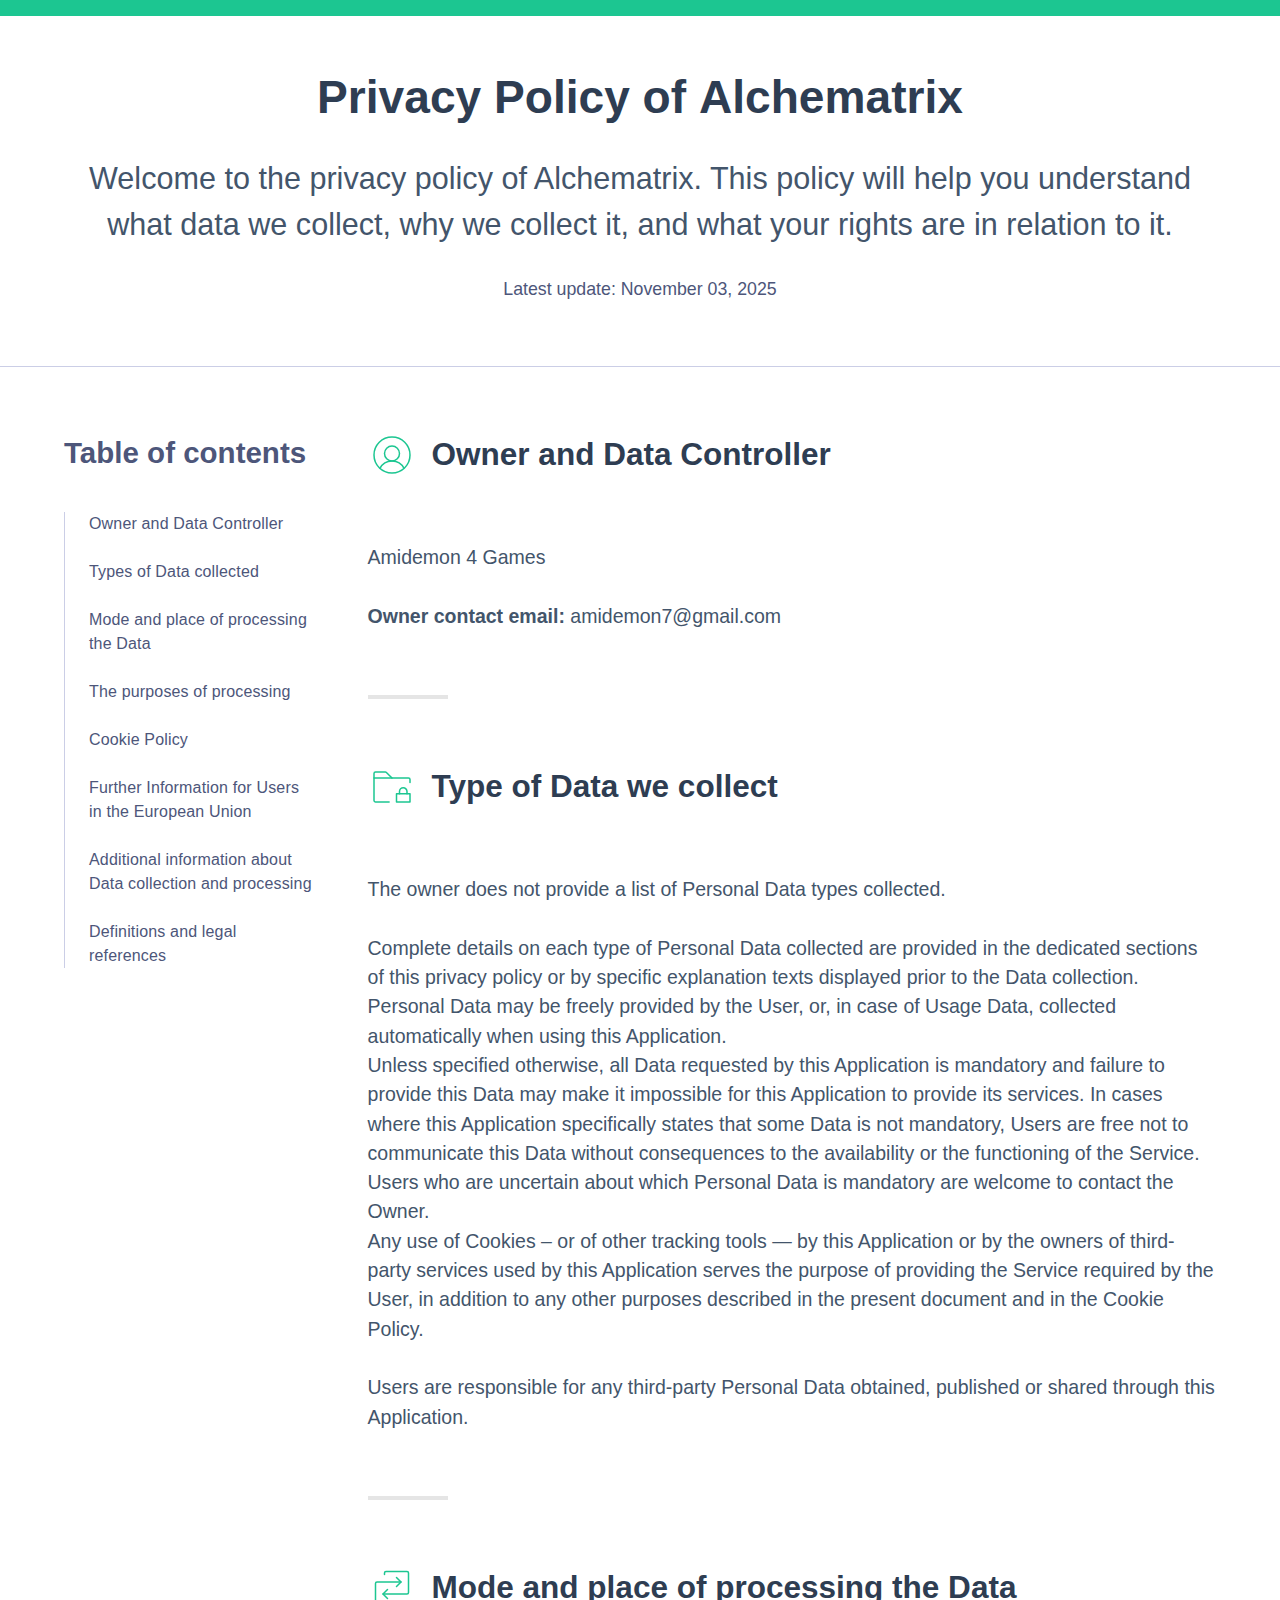
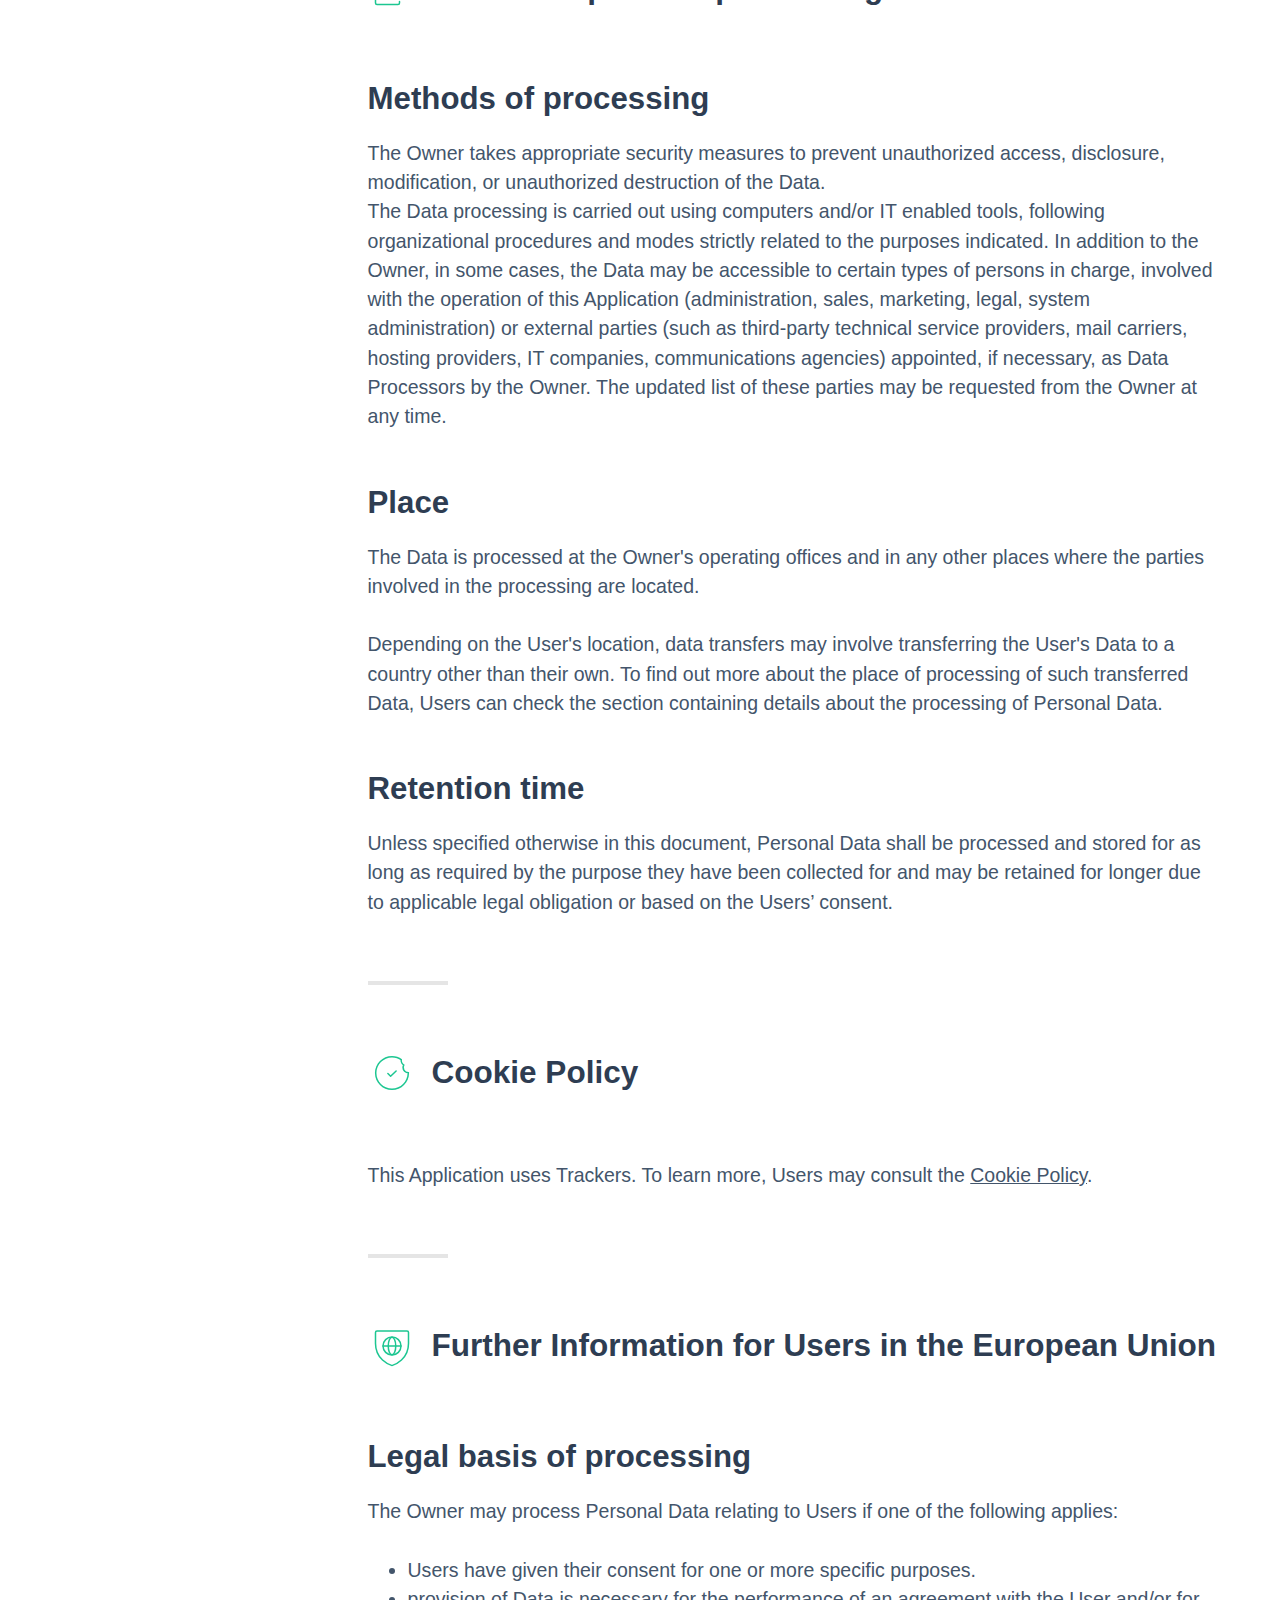
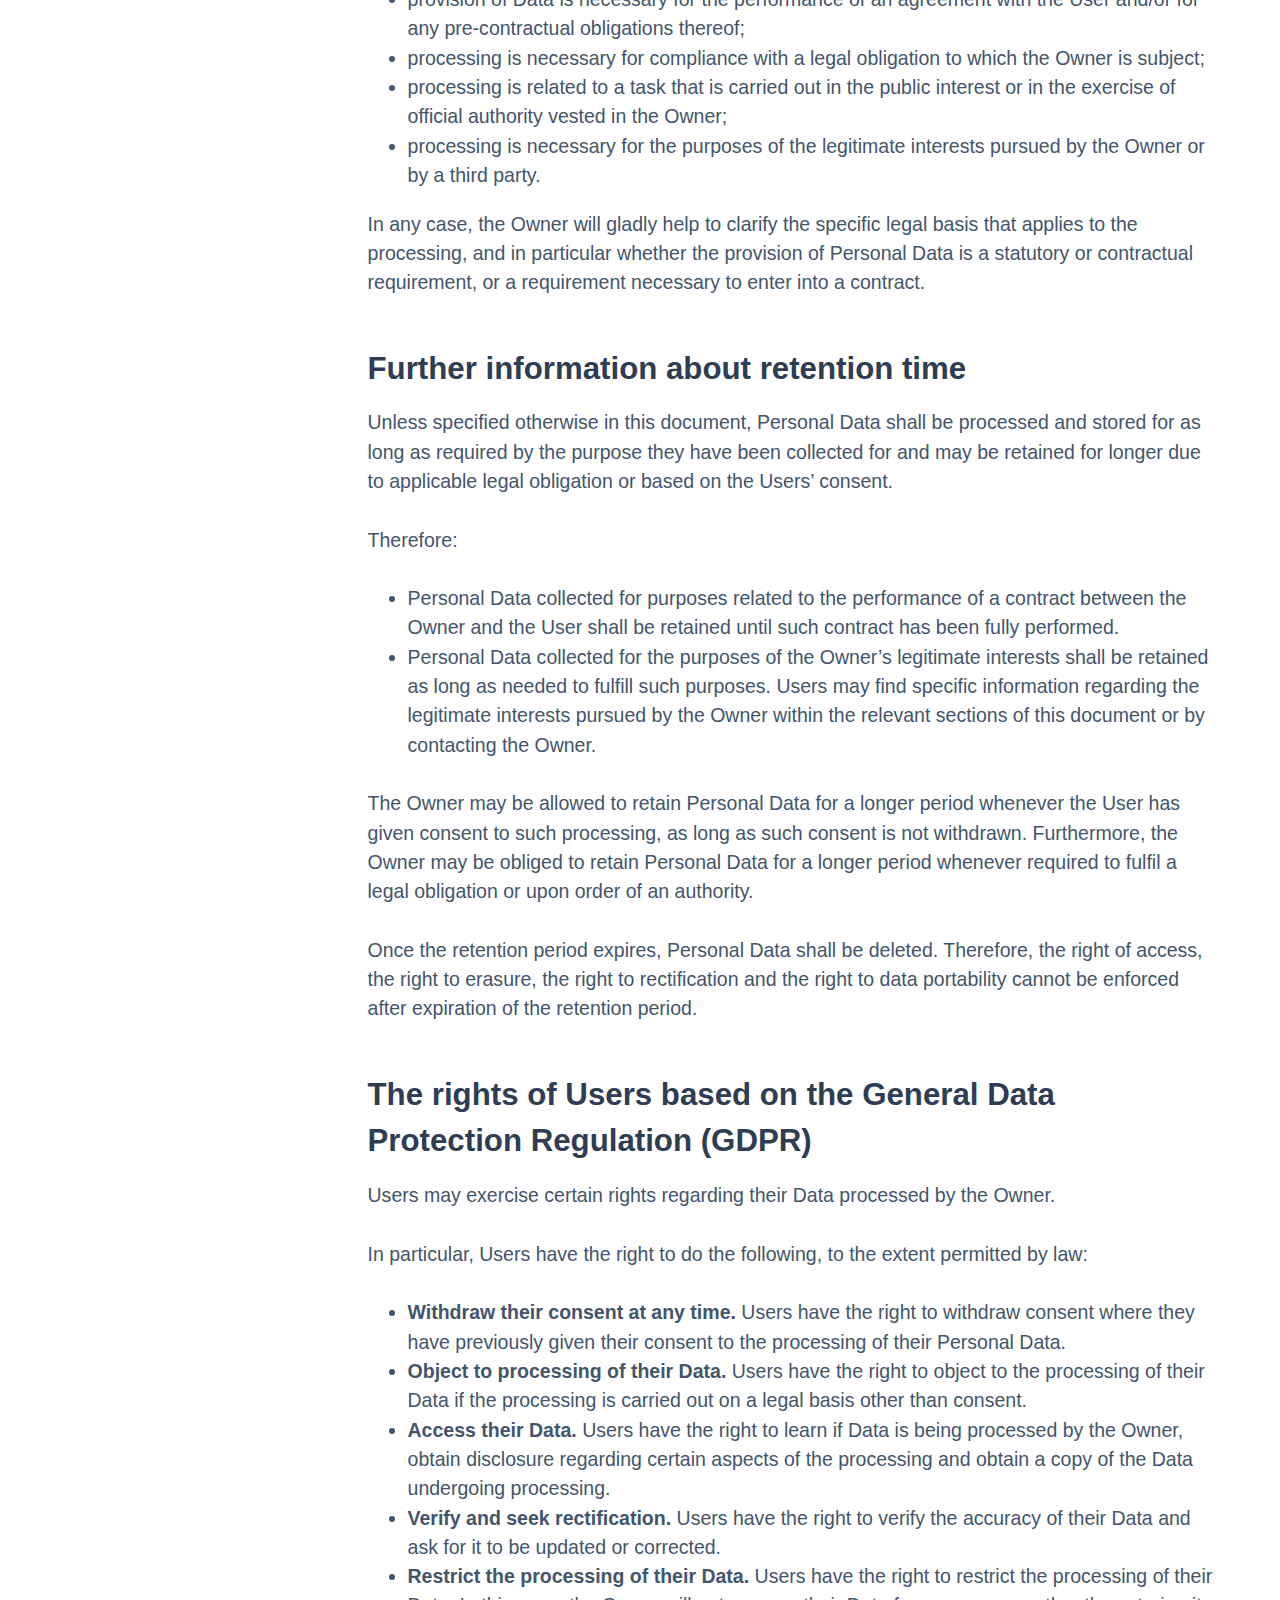
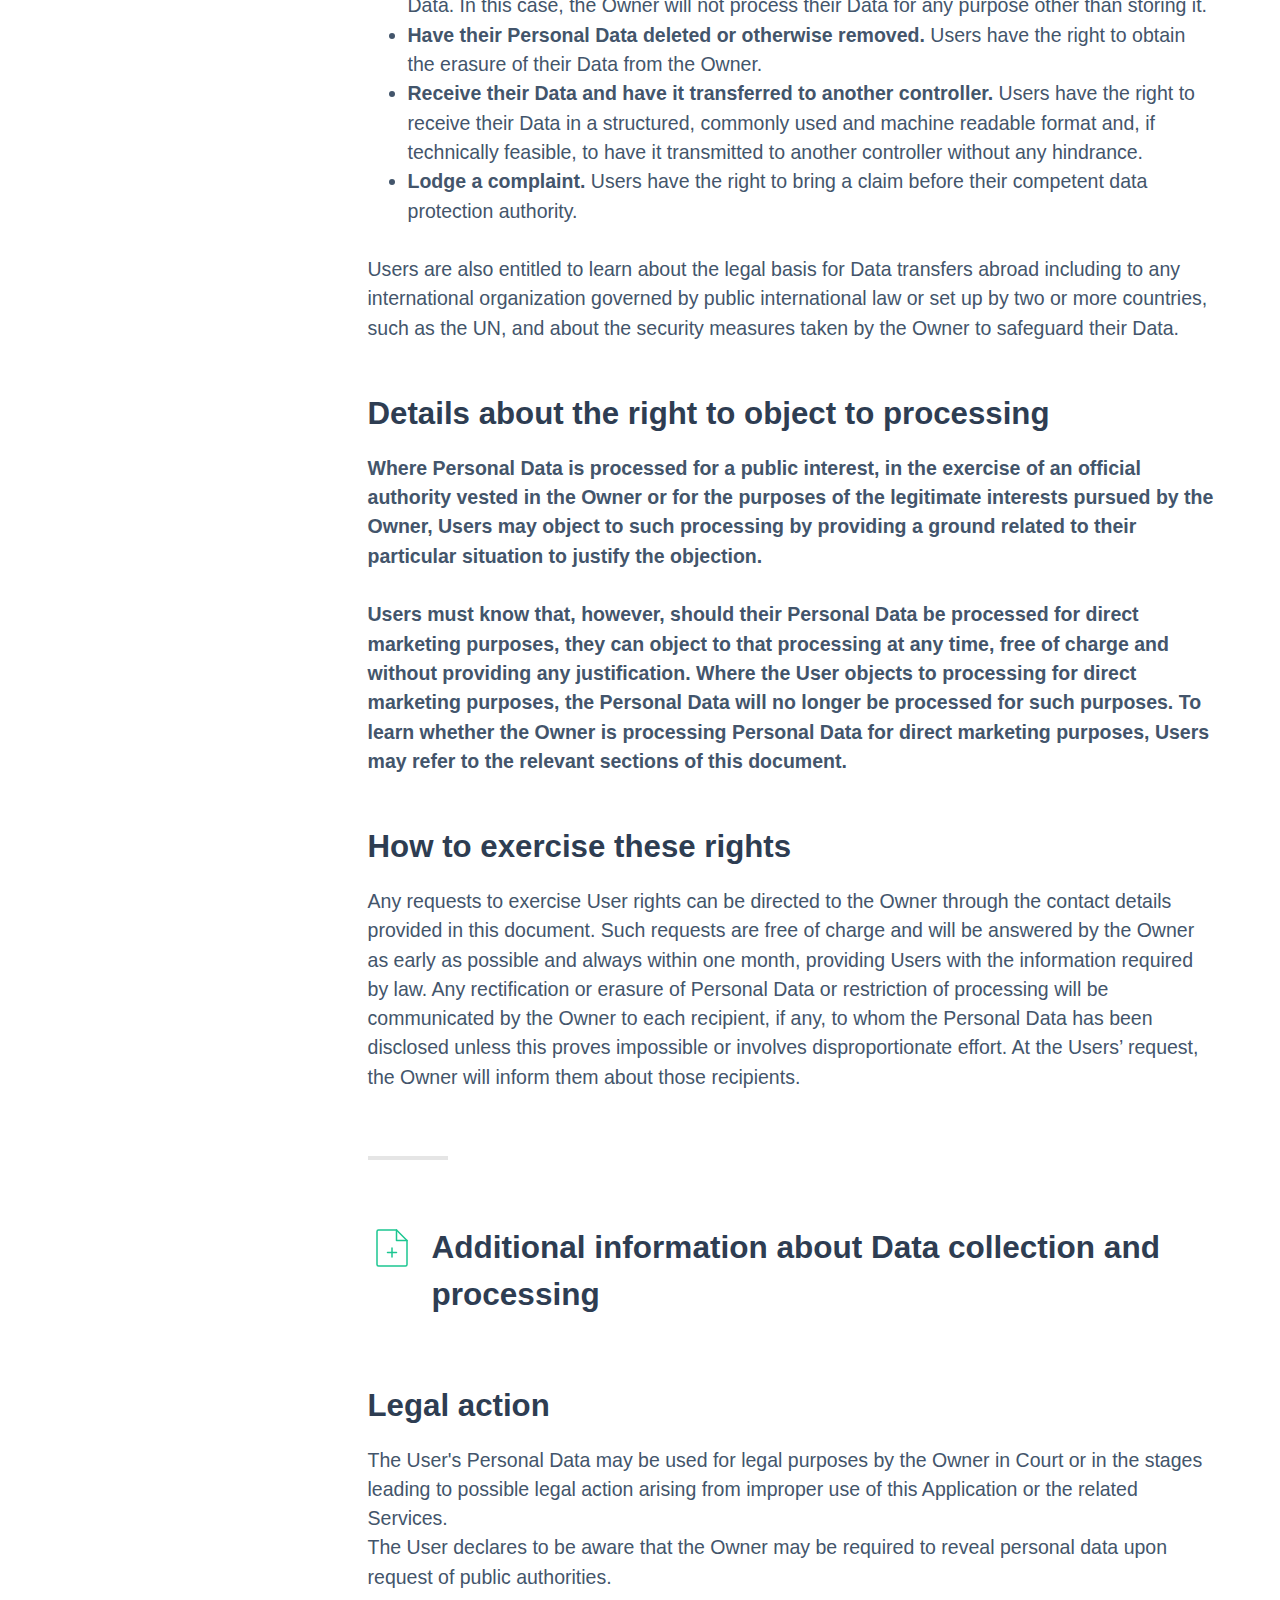
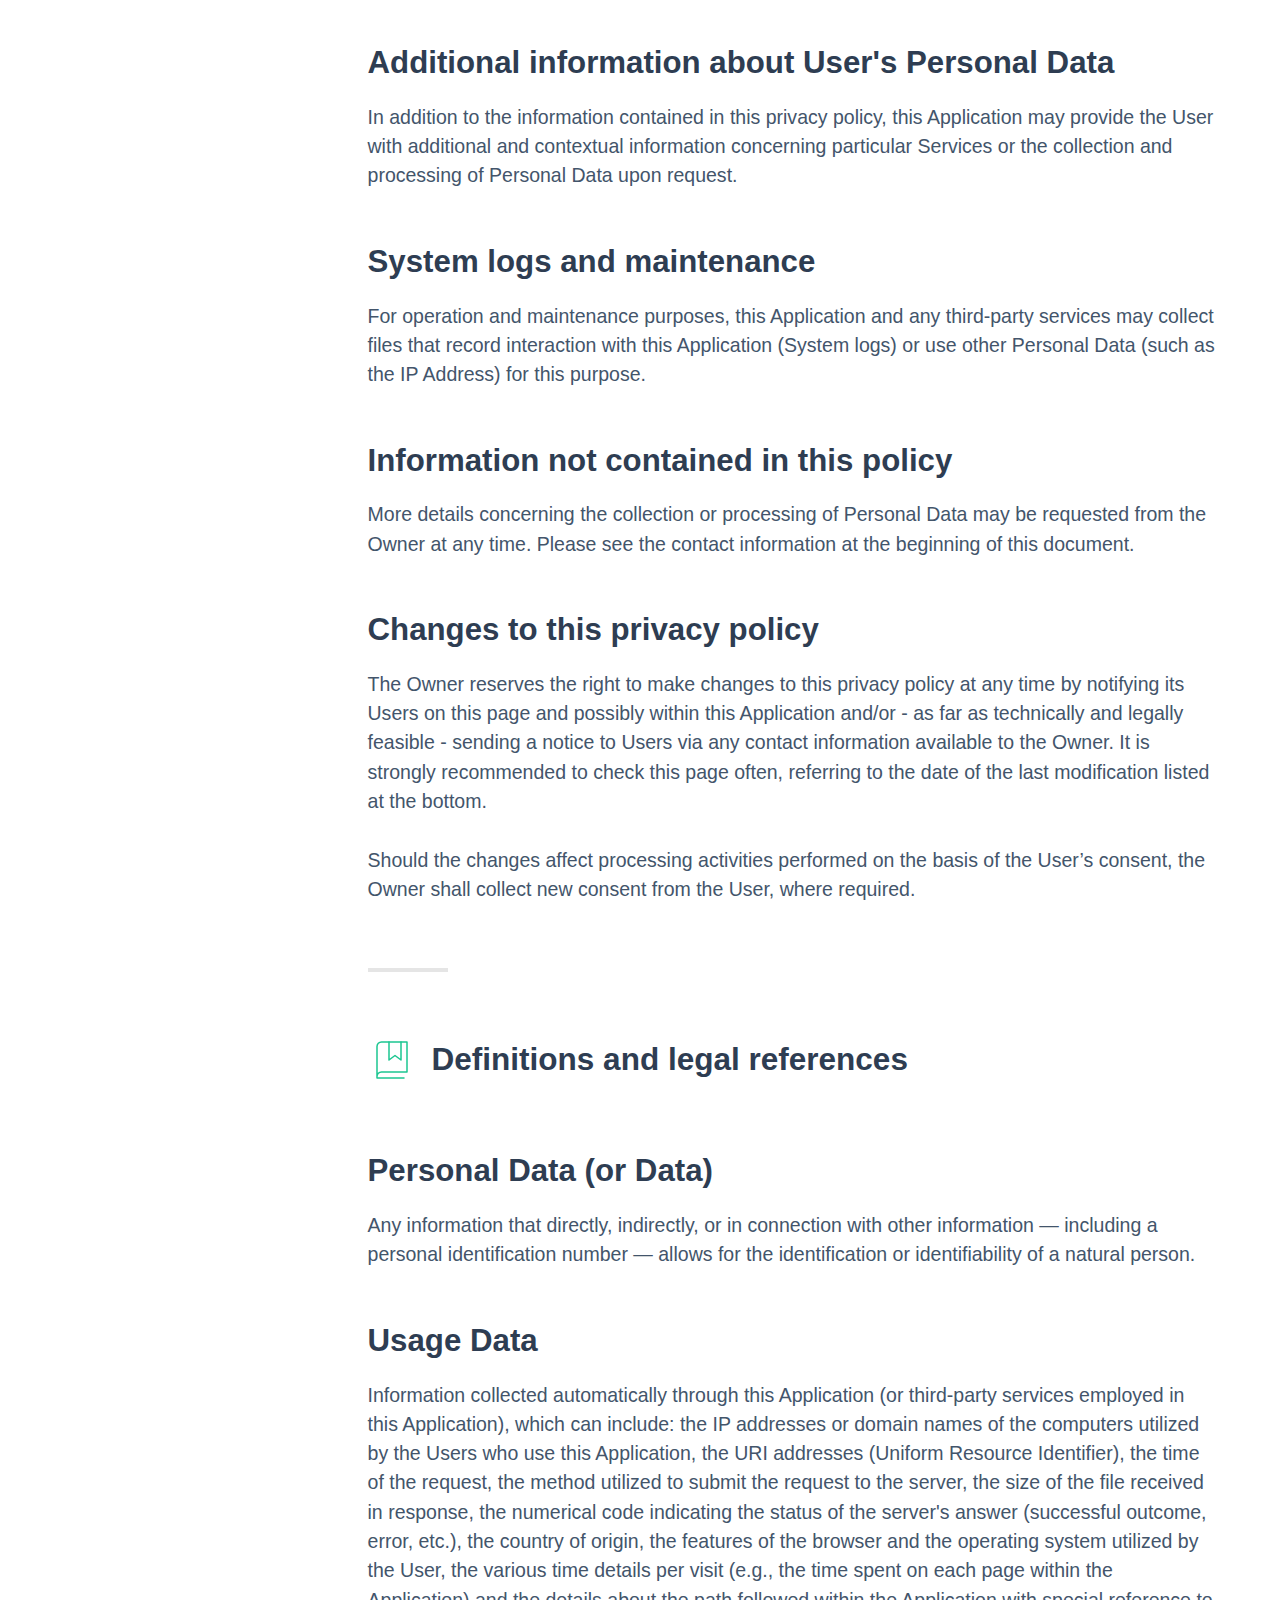
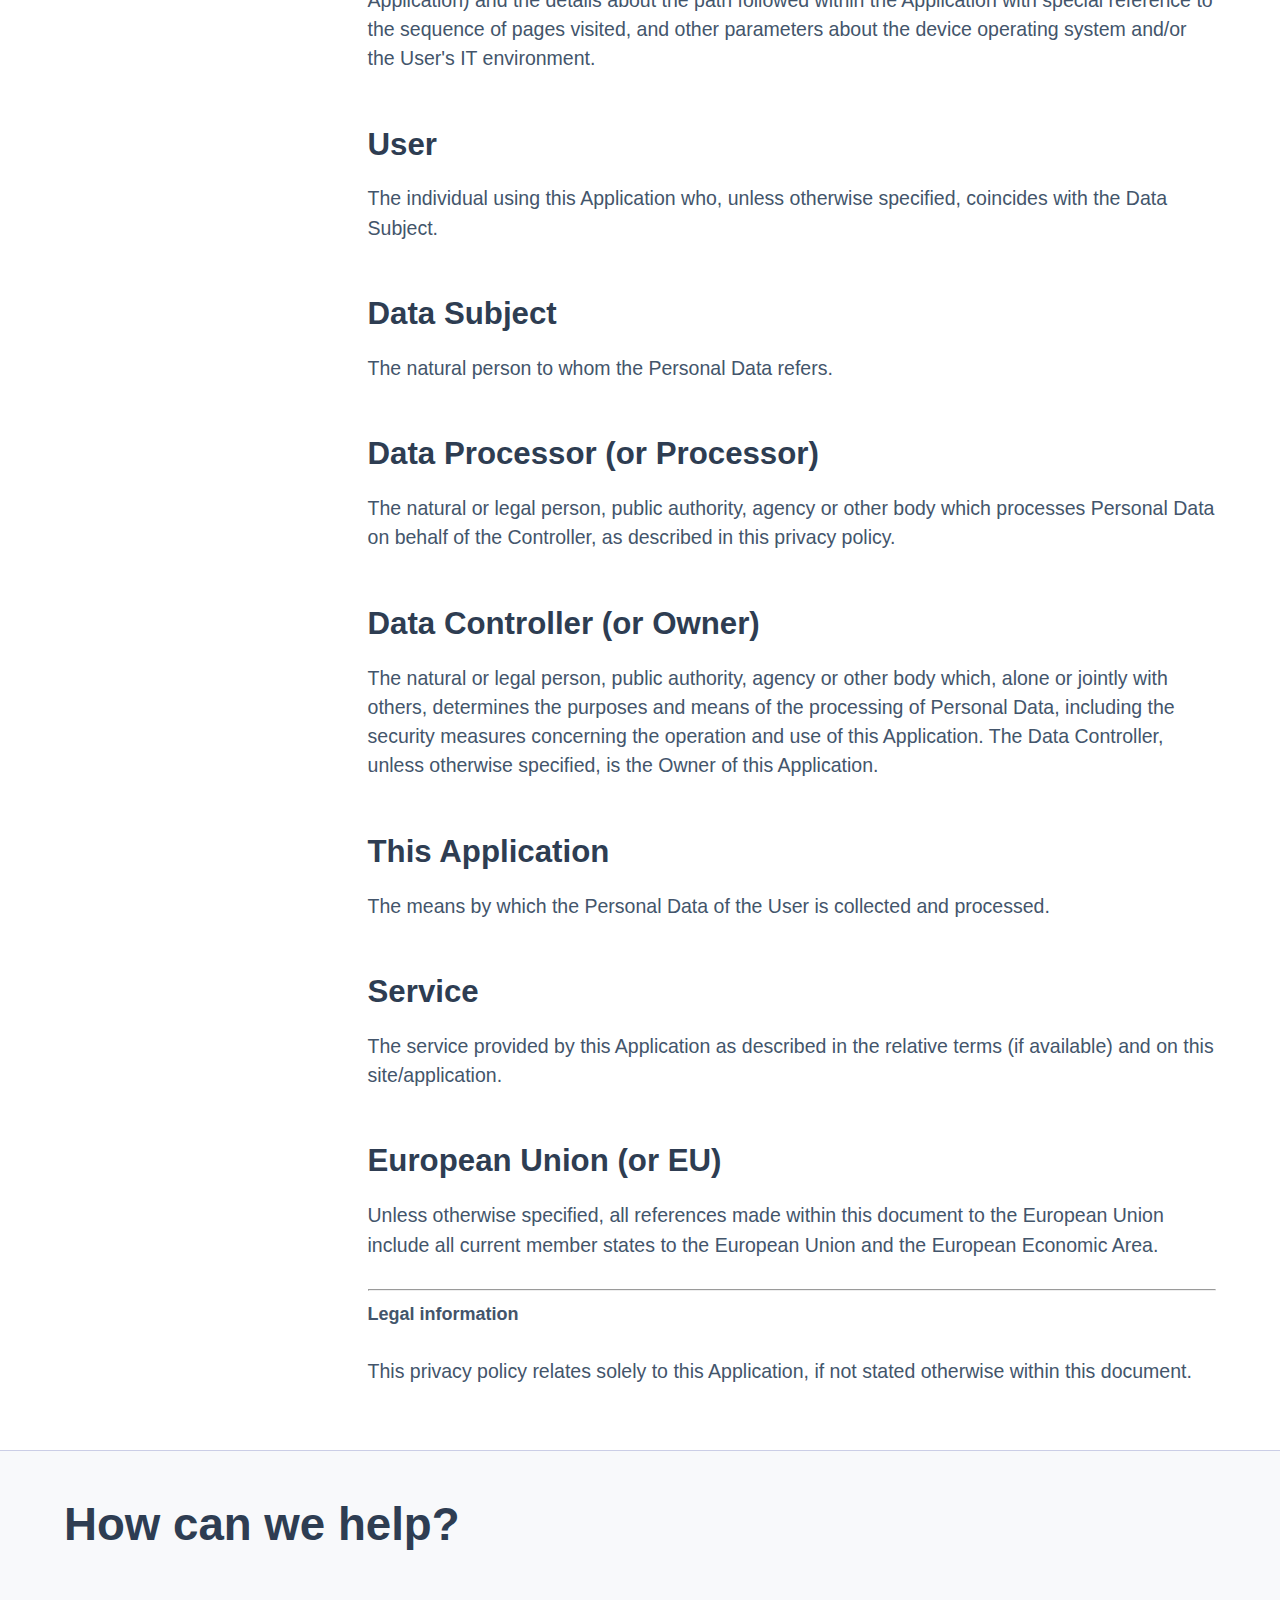
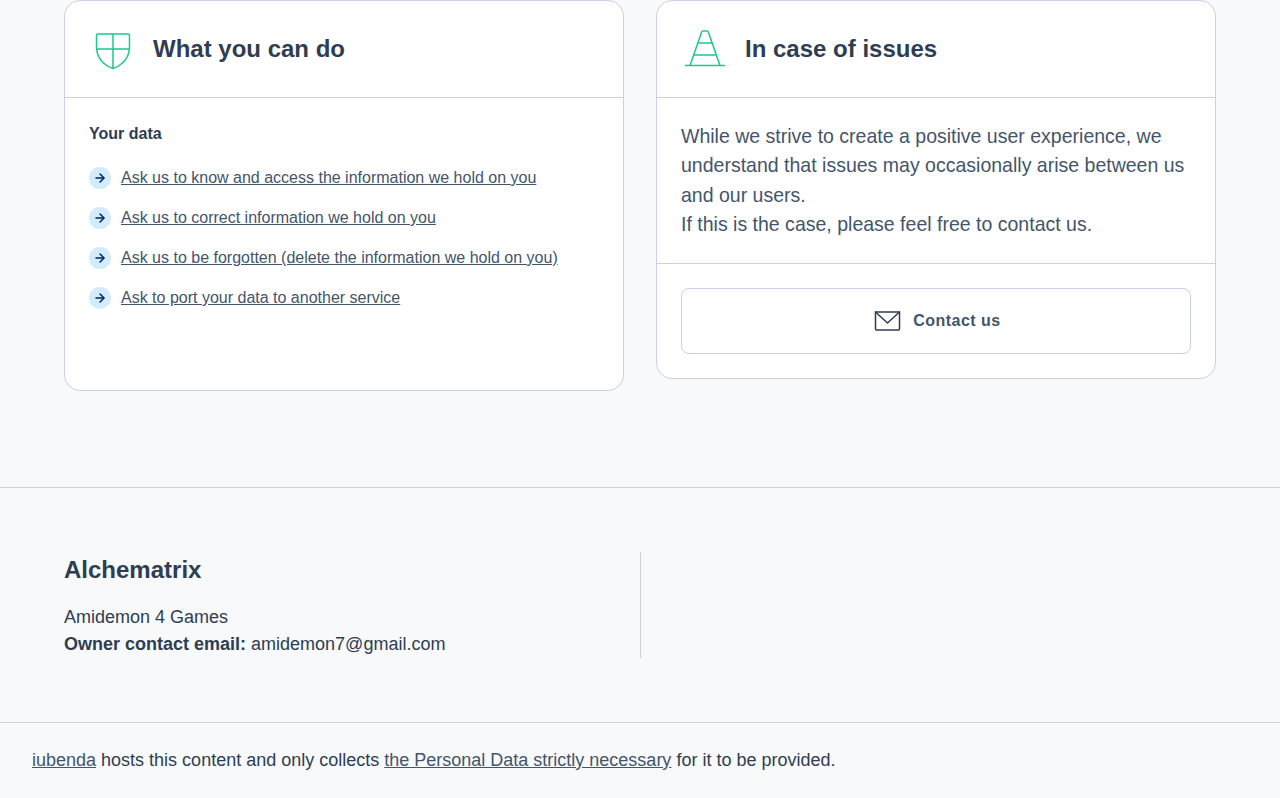
<file: index.html>
<!DOCTYPE html>
<!-- saved from url=(0047)https://www.iubenda.com/privacy-policy/67911857 -->
<html lang="en"><head><meta http-equiv="Content-Type" content="text/html; charset=UTF-8">
<div id="google_translate_element"></div>
<script type="text/javascript">
  function googleTranslateElementInit() {
    new google.translate.TranslateElement({
      pageLanguage: 'en',
      includedLanguages: 'en,ru,de,fr,es,zh,zh-CN,zh-TW,ja,pt,ar,tr,it,ko',
      layout: google.translate.TranslateElement.InlineLayout.SIMPLE
    }, 'google_translate_element');
  }
</script>
<script type="text/javascript" src="//translate.google.com/translate_a/element.js?cb=googleTranslateElementInit"></script>

<title>Privacy Policy of Alchematrix</title>
<meta name="viewport" content="width=device-width, initial-scale=1.0">
<meta http-equiv="Content-Language" content="en">

<meta http-equiv="date" content="2025-11-03">
<meta http-equiv="last-modified" content="2025-11-03">
<meta itemprop="name" content="Privacy Policy of Alchematrix">
<meta itemprop="description" content="This Application collects some Personal Data from its Users.">
<meta itemprop="image" content="https://www.iubenda.com/seo/assets/default.png">
<meta name="locale" content="en">
<meta name="title" content="This Application collects some Personal Data from its Users.">
<meta name="description" content="This Application collects some Personal Data from its Users.">
<meta name="image" content="https://www.iubenda.com/seo/assets/default.png">
<meta property="og:title" content="Privacy Policy of Alchematrix">
<meta property="og:description" content="This Application collects some Personal Data from its Users.">
<meta property="og:image" content="https://www.iubenda.com/seo/assets/default.png">
<meta property="og:url" content="https://www.iubenda.com/privacy-policy/67911857">
<meta property="og:site_name" content="iubenda">
<meta property="og:locale" content="en">
<meta property="og:type" content="website">
<meta property="fb:app_id" content="190131204371223">
<link rel="canonical" href="https://www.iubenda.com/privacy-policy/67911857">

<meta name="robots" content="noindex, follow">
<link rel="stylesheet" href="./PrivacyPolicy_files/legaldocs.css">

<link rel="stylesheet" crossorigin="anonymous" href="./PrivacyPolicy_files/main.css"><script nonce="35a1306b149f522109dbd255baad6c61d7b67778c94bee51506ecd71127a5f94">
//<![CDATA[

  !function(e,t){var n=e!==e.parent,r="theme2024",i=new URLSearchParams(e.location.href);function a(){n?(-1!==["interactive","complete"].indexOf(t.readyState)&&e.top.postMessage({eventName:"iub.pp.DOMContentLoaded",themeName:r},i.get("origin")),l(),e.addEventListener("message",function(e){var n={};try{n=JSON.parse(e.data)}catch(r){console.error("Unable to parse the JSON message")}n.__iubCsReturn&&!0===n.__iubCsReturn.success&&(d(),function(){var e=t.querySelectorAll(".iub-manage-preferences-btn"),n=0,i=0;try{for(n=0,i=e.length;n<i;n+=1)e[n].removeEventListener("click",o)}catch(r){}for(n=0,i=e.length;n<i;n+=1)e[n].addEventListener("click",o)}())}),e.top.postMessage(JSON.stringify({__iubCsCall:{command:"getPreferences",parameters:[],callId:1e3}}),i.get("origin"))):(l(),function(e,t){var n=isNaN(t)?3e3:+t;if(!0!==s()){var r=setInterval(function(){s()&&(e(),i())},200),i=function(){clearInterval(r),r=null};setTimeout(function(){i()},n)}else e()}(function(){d(),function(){var e=t.querySelectorAll(".iub-manage-preferences-btn"),n=0,r=0;try{for(n=0,r=e.length;n<r;n+=1)e[n].removeEventListener("click",c)}catch(i){}for(n=0,r=e.length;n<r;n+=1)e[n].addEventListener("click",c)}()}))}function o(t){t&&t.preventDefault(),e.top.postMessage(JSON.stringify({__iubCsCall:{command:"openPreferences",parameters:[],callId:1001}}),i.get("origin"))}function c(t){t&&t.preventDefault();try{e._iub.cs.api.openPreferences()}catch(n){console.error("Unable to open the CS preferences",n)}}function s(){return"_iub"in e&&!0===e._iub.csLoaded}function l(){var e=t.querySelector("#data-we-collect-card footer");e&&(e.style.visibility="hidden",e.style.display="none");var n=t.querySelectorAll(".iub-manage-preferences-btn");if(n.length>0)for(var r=0,i=n.length;r<i;r+=1)n[r].style.visibility="hidden",n[r].parentNode&&-1!==n[r].parentNode.className.indexOf("iub-manage-preferences-container")&&(n[r].parentNode.style.visibility="hidden")}function d(){var e=t.querySelector("#data-we-collect-card footer");e&&(e.style.visibility="visible",e.style.display="block");var n=t.querySelectorAll(".iub-manage-preferences-btn");if(n.length>0)for(var r=0,i=n.length;r<i;r+=1)n[r].style.visibility="visible",n[r].parentNode&&-1!==n[r].parentNode.className.indexOf("iub-manage-preferences-container")&&(n[r].parentNode.style.visibility="visible")}n&&e.top.postMessage({eventName:"iub.pp.loading",themeName:r},i.get("origin")),-1!==["interactive","complete"].indexOf(t.readyState)?a():t.addEventListener("DOMContentLoaded",function(){a()})}(window,document);

//]]>
</script>

<style type="text/css" class="abn_style" nonce="undefined">#AC_ad,#AD_160,#AD_300,#AD_468x60,#AD_G,#AD_L,#AD_ROW,#AD_Top,#AD_text,#ADbox,#AF_kph0,#AF_kph1,#Ad-3-Slider,#Ad-4-Slider,#Ad-Container,#Ad-Content,#Ad-Top,#AdBanner,#AdBar,#AdBigBox,#AdBillboard,#AdBlockDialog,#AdBottomLeader,#AdBottomRight,#AdBox2,#AdColumn,#AdContainerTop,#AdContent,#AdDisclaimer,#AdHeader,#AdMiddle,#AdPopUp,#AdRectangleBanner,#AdSense2,#AdSense3,#AdServer,#AdSkyscraper,#AdSlot_megabanner,#AdSpaceLeaderboard,#AdTop,#AdTopLeader,#AdWidgetContainer,#AdWrapperSuperCA,#AdZone1,#AdZone2,#Ad_BelowContent,#Ad_Block,#Ad_TopLeaderboard,#Adbanner,#Adlabel,#AdsBannerTop,#AdsBillboard,#AdsBottomContainer,#AdsContent,#AdsDiv,#AdsFrame,#AdsPubperform,#AdsRight,#AdsSky,#AdsTopContainer,#AdsWrap,#Ads_BA_BS,#Ads_BA_BUT,#Ads_BA_BUT2,#Ads_BA_BUT_box,#Ads_BA_CAD,#Ads_BA_CAD2,#Ads_BA_FLB,#Ads_BA_SKY,#Ads_BA_VID,#Ads_TFM_BS,#Ads_google_bottom_wide,#Adsense300x250,#AdsenseBottom,#AdsenseTop,#Adsterra,#Adv10,#Adv11,#Adv8,#Adv9,#AdvContainer,#AdvFooter,#AdvHeader,#Adv_Footer,#AdvertMid1,#AdvertMid2,#AdvertMpu,#AdvertPanel,#AdvertText,#AdvertiseFrame,#Advertisement1,#Advertisement2,#AdvertisementDiv,#AdvertisementLeaderboard,#Advertisements,#AdvertisingDiv_0,#Advertorial,#Advertorials,#AnchorAd,#ArticleContentAd,#Banner728x90,#BannerAd,#BannerAds,#BannerAdvert,#BannerAdvertisement,#BigBoxAd,#BigboxAdUnit,#BlWrapper > .b-temp_rbc,#BodyAd,#BodyTopAds,#Body_Ad8_divAdd,#BotAd,#BottomAdContainer,#BottomRightAdWrapper,#ButtonAd,#ContentAd,#Content_CA_AD_0_BC,#Content_CA_AD_1_BC,#DFP_top_leaderboard,#FooterAd,#FooterAdBlock,#FooterAdContainer,#FreeStarVideoAdContainer,#GoogleAd,#GoogleAd1,#GoogleAd2,#GoogleAd3,#GoogleAdRight,#GoogleAdTop,#GoogleAdsense,#HP1-ad,#HP2-ad,#HeadAd,#HeaderAD,#HeaderAd,#HeaderAdBlock,#HeaderAdsBlock,#HeaderTopBanner,#HeaderTopBannerADV,#HomeAd1,#IFrameAd,#IFrameAd1,#IK-ad-area,#IK-ad-block,#IM_AD,#JobInformer,#LayoutBottomAdBox,#LayoutHomeAdBoxBottom,#LeftAd,#LeftAd1,#MPUAdSpace,#MPUadvertising,#MT_overroll ~ div[class][style="left:0px;top:0px;height:480px;width:650px;"],#MainAd,#NR-Ads,#Player_Playoncontent,#Player_Playoncontent_footer,#PopWin[onmousemove],#PromotionAdBox,#RightAd,#RightAdBlock,#RightAdSpace,#RightAdvertisement,#SR_PopOver,#SR_PopOverModalBackground,#SidebarAd,#SidebarAdContainer,#SitenavAdslot,#SkyAd,#SkyscraperAD,#SponsoredAd,#SponsoredAds,#SponsoredLinks,#SponsorsAds,#StickyBannerAd,#Top-ad,#TopADs,#TopAd,#TopAd0,#TopAdBox,#TopAdContainer,#TopAdPlacement,#TopAdPos,#TopAdTable,#TopAdvert,#TopBannerAd,#TopRightRadvertisement,#VPNAdvert,#WelcomeAd,#_u_ablock_bottomlink,#_u_ablock_toplink,#aabl-container,#aad-header-1,#aad-header-2,#aad-header-3,#above-comments-ad,#above-fold-ad,#above-footer-ads,#aboveAd,#aboveNodeAds,#above_button_ad,#aboveplayerad,#abovepostads,#abp-killer,#acm-ad-tag-lawrence_dfp_mobile_arkadium,#ad--article--home-mobile-paramount-wrapper,#ad--article-bottom-wrapper,#ad--article-top,#ad--sidebar,#ad-0,#ad-1,#ad-125x125,#ad-160,#ad-160x600,#ad-2,#ad-2-160x600,#ad-250,#ad-250x300,#ad-3,#ad-3-300x250,#ad-300,#ad-300-250,#ad-300-additional,#ad-300-detail,#ad-300-sidebar,#ad-300X250-2,#ad-300a,#ad-300b,#ad-300x250,#ad-300x250-0,#ad-300x250-2,#ad-300x250-b,#ad-300x250-sidebar,#ad-300x250-wrapper,#ad-300x250_mid,#ad-300x250_mobile,#ad-300x250_top,#ad-300x600_top,#ad-4,#ad-5,#ad-6,#ad-7,#ad-728,#ad-728-90,#ad-728x90,#ad-8,#ad-9,#ad-Content_1,#ad-Content_2,#ad-Rectangle_1,#ad-Rectangle_2,#ad-Superbanner,#ad-a,#ad-ads,#ad-advertorial,#ad-affiliate,#ad-after,#ad-anchor,#ad-around-the-web,#ad-article,#ad-article-in,#ad-aside-1,#ad-background,#ad-ban,#ad-banner-1,#ad-banner-atf,#ad-banner-bottom,#ad-banner-btf,#ad-banner-desktop,#ad-banner-image,#ad-banner-placement,#ad-banner-top,#ad-banner-wrap,#ad-banner_atf-label,#ad-bar,#ad-base,#ad-bb-content,#ad-below-content,#ad-bg,#ad-big,#ad-bigbox,#ad-bigsize,#ad-billboard,#ad-billboard-atf,#ad-billboard-bottom,#ad-billboard01,#ad-blade,#ad-block,#ad-block-125,#ad-block-2,#ad-block-aa,#ad-block-bottom,#ad-block-container,#ad-block__overlay,#ad-block_overlay,#ad-border,#ad-bottom,#ad-bottom-banner,#ad-bottom-bnr,#ad-bottom-fixed,#ad-bottom-right-container,#ad-bottom-wrapper,#ad-box,#ad-box-1,#ad-box-2,#ad-box-bottom,#ad-box-halfpage,#ad-box-leaderboard,#ad-box-left,#ad-box-rectangle,#ad-box-rectangle-2,#ad-box-right,#ad-box1,#ad-box2,#ad-boxes,#ad-break,#ad-bs,#ad-btm,#ad-campaign,#ad-case,#ad-center,#ad-chips,#ad-circfooter,#ad-code,#ad-col,#ad-container-banner,#ad-container-fullpage,#ad-container-inner,#ad-container-leaderboard,#ad-container-mpu,#ad-container-outer,#ad-container-overlay,#ad-container-top-placeholder,#ad-container1,#ad-contentad,#ad-desktop-bottom,#ad-desktop-takeover-home,#ad-desktop-takeover-int,#ad-desktop-top,#ad-desktop-wrap,#ad-discover,#ad-display-ad,#ad-display-ad-placeholder,#ad-div-leaderboard,#ad-drawer,#ad-ear,#ad-extra-flat,#ad-featured-right,#ad-fixed-bottom,#ad-flex-top,#ad-flyout,#ad-footer-728x90,#ad-framework-top,#ad-front-btf,#ad-front-footer,#ad-full-width,#ad-fullbanner-btf,#ad-fullbanner-outer,#ad-fullwidth,#ad-googleAdSense,#ad-gutter-left,#ad-gutter-right,#ad-halfpage,#ad-halfpage1,#ad-halfpage2,#ad-head,#ad-header-1,#ad-header-2,#ad-header-3,#ad-header-banner,#ad-header-left,#ad-header-mad,#ad-header-mobile,#ad-header-right,#ad-holder,#ad-horizontal,#ad-horizontal-header,#ad-horizontal-top,#ad-incontent,#ad-index,#ad-inline-block,#ad-label2,#ad-large-banner-top,#ad-large-header,#ad-lb-secondary,#ad-lead,#ad-leadboard1,#ad-leadboard2,#ad-leader,#ad-leader-atf,#ad-leader-container,#ad-leader-wrapper,#ad-leaderboard,#ad-leaderboard-atf,#ad-leaderboard-bottom,#ad-leaderboard-container,#ad-leaderboard-footer,#ad-leaderboard-header,#ad-leaderboard-spot,#ad-leaderboard-top,#ad-leaderboard970x90home,#ad-leaderboard970x90int,#ad-leaderboard_bottom,#ad-leadertop,#ad-lrec,#ad-m-rec-content,#ad-main,#ad-main-bottom,#ad-main-top,#ad-manager,#ad-masthead,#ad-medium,#ad-medium-lower,#ad-medium-rectangle,#ad-medrec,#ad-medrec__first,#ad-mid,#ad-mid-rect,#ad-middle,#ad-midpage,#ad-minibar,#ad-module,#ad-mpu,#ad-mrec,#ad-mrec2,#ad-new,#ad-north,#ad-one,#ad-other,#ad-output,#ad-overlay,#ad-page-1,#ad-pan3l,#ad-panel,#ad-pencil,#ad-performance,#ad-performanceFullbanner1,#ad-performanceRectangle1,#ad-placeholder,#ad-placeholder-horizontal,#ad-placeholder-vertical,#ad-placement,#ad-plate,#ad-player,#ad-popup,#ad-popup-home,#ad-popup-int,#ad-post,#ad-promo,#ad-push,#ad-pushdown,#ad-r,#ad-rec-atf,#ad-rec-btf,#ad-rec-btf-top,#ad-rect,#ad-rectangle,#ad-rectangle1,#ad-rectangle1-outer,#ad-rectangle2,#ad-rectangle3,#ad-results,#ad-right,#ad-right-bar-tall,#ad-right-container,#ad-right-sidebar,#ad-right-top,#ad-right2,#ad-right3,#ad-row,#ad-section,#ad-separator,#ad-shop,#ad-side,#ad-side-text,#ad-sidebar,#ad-sidebar-btf,#ad-sidebar-container,#ad-sidebar-mad,#ad-sidebar-mad-wrapper,#ad-sidebar1,#ad-sidebar2,#ad-site-header,#ad-skin,#ad-skm-below-content,#ad-sky,#ad-skyscraper,#ad-slideshow,#ad-slideshow2,#ad-slot,#ad-slot-1,#ad-slot-2,#ad-slot-3,#ad-slot-4,#ad-slot-5,#ad-slot-502,#ad-slot-lb,#ad-slot-right,#ad-slot-top,#ad-slot1,#ad-slot2,#ad-slot4,#ad-slug-wrapper,#ad-small-banner,#ad-space,#ad-space-big,#ad-splash,#ad-sponsors,#ad-spot,#ad-spot-bottom,#ad-spot-one,#ad-standard,#ad-standard-wrap,#ad-stickers,#ad-sticky-footer-container,#ad-story-right,#ad-story-top,#ad-stripe,#ad-teaser,#ad-text,#ad-three,#ad-top-250,#ad-top-300x250,#ad-top-728,#ad-top-banner,#ad-top-leaderboard,#ad-top-left,#ad-top-lock,#ad-top-low,#ad-top-right,#ad-top-right-container,#ad-top-text-low,#ad-top-wrap,#ad-top-wrapper,#ad-tower,#ad-two,#ad-undefined,#ad-unit-right-bottom-160-600,#ad-unit-right-middle-300-250,#ad-unit-top-banner,#ad-vip-article,#ad-west,#ad-wide-leaderboard,#ad-wrap,#ad-wrap2,#ad-wrapper-728x90,#ad-wrapper-footer-1,#ad-wrapper-main-1,#ad-wrapper-sidebar-1,#ad-wrapper-top-1,#ad1-placeholder,#ad125x125,#ad160,#ad160600,#ad160x600,#ad250,#ad300,#ad300-250,#ad300_250,#ad336,#ad336x280,#ad468,#ad468x60,#ad480x60,#ad6,#ad600,#ad728,#ad72890,#ad728Box,#ad728Header,#ad728Mid,#ad728Top,#ad728Wrapper,#ad728X90,#ad728foot,#ad728h,#ad728top,#ad728x90,#ad728x90_1,#ad90,#ad900,#ad970,#ad970x90_exp,#adATF300x250,#adATF728x90,#adATFLeaderboard,#adAside,#adBTF300x250,#adBadges,#adBanner336x280,#adBannerBottom,#adBannerHeader,#adBannerSpacer,#adBannerTable,#adBannerTop,#adBar,#adBelt,#adBillboard,#adBlock01,#adBlockAlert,#adBlockAlertWrap,#adBlockBanner,#adBlockContainer,#adBlockContent,#adBlockDetect,#adBlockOverlay,#adBlockerModal,#adBlocks,#adBottom,#adBox,#adBrandDev,#adBrandingStation,#adBreak,#adCarousel,#adChannel,#adChoiceFooter,#adChoices,#adChoicesIcon,#adChoicesLogo,#adCol,#adColumn,#adColumn3,#adComponentWrapper,#adContainer,#adContainer_1,#adContainer_2,#adContainer_3,#adContent,#adContentHolder,#adContext,#adDiv,#adDiv0,#adDiv1,#adDiv300,#adDiv4,#adDiv728,#adDivContainer,#adFiller,#adFlashDiv,#adFooter,#adFot,#adFrame,#adGallery,#adGoogleText,#adHeader,#adHeaderTop,#adHeaderWrapper,#adHeading,#adHeightstory,#adHolder,#adHolder1,#adHolder2,#adHolder3,#adHolder4,#adHolder5,#adHolder6,#adHome,#adHomeTop,#adIframe,#adInPlayer,#adInhouse,#adIsland,#adLB,#adLabel,#adLarge,#adLayer,#adLayerTop,#adLayout,#adLeader,#adLeaderTop,#adLeaderboard,#adLeaderboard-middle,#adLeft,#adLink,#adLounge,#adLrec,#adMOBILETOP,#adMPU,#adMPUHolder,#adMain,#adMarketplace,#adMed,#adMedRect,#adMediumRectangle,#adMeld,#adMessage,#adMid2,#adMpu,#adMpuBottom,#adOuter,#adPartnerLinks,#adPlaceHolder1,#adPlaceHolder2,#adPlacement_1,#adPlacement_2,#adPlacement_3,#adPlacement_4,#adPlacement_7,#adPlacement_8,#adPlacement_9,#adPlacer,#adPopover,#adPopup,#adPosition0,#adPosition14,#adPosition5,#adPosition6,#adPosition7,#adPosition9,#adPush,#adPushdown1,#adReady,#adRight,#adRight1,#adRight2,#adRight3,#adRight4,#adRight5,#adScraper,#adSection,#adSenseBox,#adSenseModule,#adSenseWrapper,#adSet,#adSide,#adSide1-container,#adSideButton,#adSidebar,#adSite,#adSkin,#adSkinBackdrop,#adSkinLeft,#adSkinRight,#adSky,#adSkyPosition,#adSkyscraper,#adSlider,#adSlot-dmpu,#adSlot-dontMissLarge,#adSlot-leader,#adSlot-leaderBottom,#adSlot1,#adSlot2,#adSlot3,#adSlot4,#adSlug,#adSpace,#adSpaceBottom,#adSpaceHeight,#adSpacer,#adSpecial,#adSqb,#adSquare,#adStrip,#adSuperbanner,#adTag,#adText,#adTextLink,#adTile,#adTop,#adTopContent,#adTopLREC,#adTopLarge,#adTopModule,#adTower,#adUnderArticle,#adUnit,#adWideSkyscraper,#adWrap,#adWrapper,#adWrapperSky,#ad_160,#ad_160_600,#ad_160_600_2,#ad_160x160,#ad_160x600,#ad_250,#ad_250x250,#ad_300,#ad_300_250,#ad_300_250_1,#ad_300x250,#ad_336,#ad_468_60,#ad_468x60,#ad_5,#ad_728,#ad_728_90,#ad_728x90,#ad_8,#ad_9,#ad_B1,#ad_Banner,#ad_Bottom,#ad_LargeRec01,#ad_Middle,#ad_Middle1,#ad_Pushdown,#ad_R1,#ad_Right,#ad_Top,#ad_Wrap,#ad__billboard,#ad_ad,#ad_adsense,#ad_after_header_1,#ad_anchor,#ad_area,#ad_article1_1,#ad_article1_2,#ad_article2_1,#ad_article2_2,#ad_article3_1,#ad_article3_2,#ad_banner_1,#ad_banner_468x60,#ad_banner_728x90,#ad_banner_bot,#ad_banner_top,#ad_banners,#ad_bar,#ad_bar_rect,#ad_before_header,#ad_bg,#ad_bg_image,#ad_big,#ad_bigbox,#ad_bigbox_companion,#ad_bigrectangle,#ad_billboard,#ad_block,#ad_block_0,#ad_block_1,#ad_block_2,#ad_block_mpu,#ad_blocker,#ad_bnr_atf_01,#ad_bnr_atf_02,#ad_bnr_atf_03,#ad_bnr_btf_07,#ad_bnr_btf_08,#ad_body,#ad_bottom,#ad_box,#ad_box_top,#ad_branding,#ad_bsb,#ad_bsb_cont,#ad_btmslot,#ad_button,#ad_buttons,#ad_cell,#ad_center,#ad_choices,#ad_close,#ad_closebtn,#ad_comments,#ad_cont,#ad_cont_superbanner,#ad_container,#ad_container_0,#ad_container_300x250,#ad_container_side,#ad_container_sidebar,#ad_container_top,#ad_content,#ad_content_1,#ad_content_2,#ad_content_3,#ad_content_fullsize,#ad_content_primary,#ad_content_right,#ad_content_top,#ad_content_wrap,#ad_contentslot_1,#ad_contentslot_2,#ad_creative_2,#ad_creative_3,#ad_creative_5,#ad_dfp_rec1,#ad_display_300_250,#ad_display_728_90,#ad_div,#ad_div_bottom,#ad_div_top,#ad_feedback,#ad_foot,#ad_footer,#ad_footer1,#ad_footerAd,#ad_frame,#ad_frame1,#ad_from_bottom,#ad_fullbanner,#ad_gallery,#ad_gallery_bot,#ad_global_300x250,#ad_global_below_navbar,#ad_global_header,#ad_global_header1,#ad_global_header2,#ad_h3,#ad_halfpage,#ad_head,#ad_header_1,#ad_header_container,#ad_holder,#ad_home,#ad_home_middle,#ad_horizontal,#ad_houseslot_a,#ad_houseslot_b,#ad_hp,#ad_img,#ad_interthread,#ad_island,#ad_island2,#ad_label,#ad_large,#ad_large_rectangular,#ad_lateral,#ad_layer,#ad_ldb,#ad_lead1,#ad_leader,#ad_leaderBoard,#ad_leaderboard,#ad_leaderboard_top,#ad_left,#ad_left_1,#ad_left_2,#ad_left_3,#ad_left_skyscraper,#ad_left_top,#ad_leftslot,#ad_links,#ad_links_footer,#ad_lnk,#ad_lrec,#ad_lwr_square,#ad_main,#ad_main_leader,#ad_main_top,#ad_marginal,#ad_marker,#ad_mast,#ad_med_rect,#ad_medium,#ad_medium_rectangle,#ad_medium_rectangular,#ad_mediumrectangle,#ad_message,#ad_middle,#ad_middle_bottom,#ad_midstrip,#ad_mobile,#ad_module,#ad_mpu,#ad_mpu2,#ad_mpu300x250,#ad_mrec,#ad_mrec1,#ad_mrec2,#ad_mrec_intext,#ad_mrec_intext2,#ad_new,#ad_news_article,#ad_newsletter,#ad_one,#ad_overlay,#ad_overlayer,#ad_panel,#ad_panorama_top,#ad_pencil,#ad_ph_2,#ad_ph_3,#ad_ph_4,#ad_ph_8,#ad_place,#ad_placeholder,#ad_player,#ad_plugs,#ad_popup_background,#ad_popup_wrapper,#ad_post,#ad_poster,#ad_primary,#ad_publicidad,#ad_rail,#ad_rec_01,#ad_rect,#ad_rect1,#ad_rect2,#ad_rect3,#ad_rect_body,#ad_rect_bottom,#ad_rect_btf_01,#ad_rect_btf_02,#ad_rect_btf_03,#ad_rect_btf_04 {display: none !important; color: #224576 !important; background-color: #72aef4 !important;}#ad_rect_btf_05,#ad_rectangle,#ad_region1,#ad_region2,#ad_region3,#ad_region5,#ad_results,#ad_right,#ad_right_box,#ad_right_top,#ad_rightslot,#ad_rotator-2,#ad_rotator-3,#ad_row,#ad_row_home,#ad_rr_1,#ad_sec,#ad_sec_div,#ad_secondary,#ad_short,#ad_sidebar,#ad_sidebar1,#ad_sidebar2,#ad_sidebar3,#ad_sidebar_1,#ad_sidebar_left_container,#ad_sidebar_news,#ad_sidebar_top,#ad_sidebody,#ad_site_header,#ad_sitebar,#ad_skin,#ad_slot,#ad_slot_bottom,#ad_slot_leaderboard,#ad_small,#ad_space_top,#ad_sponsored,#ad_spot_a,#ad_spot_b,#ad_spotlight,#ad_square,#ad_squares,#ad_ss,#ad_stck,#ad_sticky_wrap,#ad_strip,#ad_superbanner,#ad_table,#ad_takeover,#ad_tall,#ad_tbl,#ad_topBanner,#ad_topScroller,#ad_top_728x90,#ad_top_banner,#ad_top_bar,#ad_top_holder,#ad_topbanner,#ad_topmob,#ad_topnav,#ad_topslot,#ad_two,#ad_txt,#ad_under_game,#ad_unit,#ad_unit1,#ad_unit2,#ad_vertical,#ad_video_abovePlayer,#ad_video_belowPlayer,#ad_video_large,#ad_video_root,#ad_wallpaper,#ad_wide,#ad_wide_box,#ad_wideboard,#ad_widget,#ad_widget_1,#ad_window,#ad_wp,#ad_wp_base,#ad_wrap,#ad_wrapper,#ad_wrapper1,#ad_wrapper2,#ad_xrail_top,#ad_zone,#adaptvcompanion,#adb-actived,#adb-enabled,#adb-enabled3,#adb-warning,#adbWarnContainer,#adb_bottom,#adbackground,#adbanner-container,#adbanner1,#adbannerbox,#adbannerdiv,#adbannerleft,#adbannerright,#adbannerwidget,#adbcontainer-popup,#adbig,#adblade,#adblade_ad,#adblock-alert,#adblock-big,#adblock-box,#adblock-honeypot,#adblock-leaderboard,#adblock-modal,#adblock-msg,#adblock-notice,#adblock-overlay,#adblock-small,#adblock-warning,#adblock1,#adblock2,#adblock4,#adblockDetect,#adblockOverlay,#adblockWrap,#adblock_detected,#adblock_message,#adblock_msg,#adblock_screen,#adblock_tooltip,#adblockbottom,#adblockerModal,#adblocker_announce,#adblocker_message,#adblocker_modal_overlay,#adblockpopup,#adblocks-detected,#adbn,#adbnr,#adboard,#adbody,#adbottom,#adbottomleft,#adbottomright,#adbox--hot_news_ad,#adbox--page_bottom_ad,#adbox--page_top_ad,#adbox-inarticle,#adbox-topbanner,#adbox1,#adbox2,#adbox_content,#adbox_right,#adbpopup,#adbutton,#adbuttons,#adcell,#adcenter,#adcenter2,#adcenter4,#adchoices-icon,#adchoicesBtn,#adclear,#adclose,#adcolContent,#adcolumn,#adcontainer2,#adcontainer3,#adcontainer5,#adcontainerRight,#adcontainer_ad_content_top,#adcontent1,#adcontent2,#adcontextlinks,#addbottomleft,#addemam-wrapper,#addsDiv,#addvert,#adfactor-label,#adfloat,#adfooter,#adfooter_728x90,#adframe:not(frameset),#adframetop,#adfreeDeskSpace,#adhalfpage,#adhead,#adheader,#adhesionAdSlot,#adhesionUnit,#adhide,#adholder,#adholderContainerHeader,#adhome,#adhomepage,#adjacency,#adlabel,#adlabelFooter,#adlabelfooter,#adlabelheader,#adlanding,#adlayer,#adlayerContainer,#adlayerad,#adleaderboard,#adleft,#adlinks,#adlrec,#adm-inline-article-ad-1,#adm-inline-article-ad-2,#admain,#admasthead,#admid,#admobilefoot,#admobilefootinside,#admobilemiddle,#admobiletop,#admobiletopinside,#admod2,#admpubottom,#admpubottom2,#admpufoot,#admpumiddle,#admpumiddle2,#admputop2,#admsg,#adnet,#adnorth,#ados1,#ados2,#ados3,#ados4,#adplace,#adplacement,#adpos-top,#adpos2,#adposition,#adposition1,#adposition10,#adposition1_container,#adposition2,#adposition3,#adposition4,#adpositionbottom,#adrect,#adright,#adright2,#adrightbottom,#adrightrail,#adriver_middle,#adriver_top,#adrotator,#adrow,#adrow1,#adrow3,#ads-1,#ads-125,#ads-200,#ads-250,#ads-300,#ads-300-250,#ads-336x280,#ads-468,#ads-5,#ads-728x90,#ads-728x90-I3,#ads-728x90-I4,#ads-area,#ads-article-left,#ads-banner,#ads-banner-top,#ads-bar,#ads-before-content,#ads-bg,#ads-bg-mobile,#ads-billboard,#ads-block,#ads-blocked,#ads-blog,#ads-bot,#ads-bottom,#ads-col,#ads-container-2,#ads-container-anchor,#ads-container-single,#ads-container-top,#ads-content,#ads-content-double,#ads-footer,#ads-footer-inner,#ads-footer-wrap,#ads-google,#ads-header-728,#ads-home-468,#ads-horizontal,#ads-inread,#ads-inside-content,#ads-leader,#ads-leaderboard,#ads-leaderboard1,#ads-left-top,#ads-lrec,#ads-main,#ads-middle,#ads-mpu,#ads-outer,#ads-pagetop,#ads-panel,#ads-pop,#ads-position-header-desktop,#ads-right,#ads-right-bottom,#ads-right-skyscraper,#ads-right-top,#ads-slot,#ads-space,#ads-superBanner,#ads-text,#ads-top,#ads-top-728,#ads-top-wrap,#ads-under-rotator,#ads-vertical,#ads-vertical-wrapper,#ads-wrap,#ads120,#ads125,#ads1_box,#ads2_block,#ads2_box,#ads2_container,#ads300,#ads300-250,#ads300x200,#ads300x250,#ads300x250_2,#ads336x280,#ads468x60,#ads50,#ads7,#ads728,#ads728bottom,#ads728top,#ads728x90,#ads728x90_2,#ads728x90top,#adsBar,#adsBottom,#adsContent,#adsDisplay,#adsHeader,#adsHeading,#adsLREC,#adsLeft,#adsLinkFooter,#adsMobileFixed,#adsMpu,#adsPanel,#adsRight,#adsRightDiv,#adsSectionLeft,#adsSectionRight,#adsSquare,#adsTG,#adsTN,#adsTop,#adsTopLeft,#adsTopMobileFixed,#adsZone,#adsZone1,#adsZone2,#ads_0_container,#ads_160,#ads_3,#ads_300,#ads_300x250,#ads_4,#ads_728,#ads_728x90,#ads_728x90_top,#ads_banner,#ads_banner1,#ads_banner_header,#ads_belownav,#ads_big,#ads_block,#ads_body_1,#ads_body_2,#ads_body_3,#ads_body_4,#ads_body_5,#ads_body_6,#ads_bottom,#ads_box,#ads_box1,#ads_box2,#ads_box_bottom,#ads_box_right,#ads_box_top,#ads_button,#ads_campaign,#ads_catDiv,#ads_center,#ads_center_banner,#ads_central,#ads_combo2,#ads_container,#ads_content,#ads_desktop_r1,#ads_desktop_r2,#ads_expand,#ads_footer,#ads_fullsize,#ads_h,#ads_h1,#ads_h2,#ads_halfsize,#ads_header,#ads_horiz,#ads_horizontal,#ads_horz,#ads_in_modal,#ads_in_video,#ads_insert_container,#ads_layout_bottom,#ads_lb,#ads_lb_frame,#ads_leaderbottom,#ads_left,#ads_left_top,#ads_line,#ads_medrect,#ads_notice,#ads_overlay,#ads_page_top,#ads_place,#ads_placeholder,#ads_player,#ads_popup,#ads_right,#ads_right_sidebar,#ads_right_top,#ads_slide_div,#ads_space,#ads_space_header,#ads_superbanner1,#ads_superbanner2,#ads_superior,#ads_td,#ads_text,#ads_textlinks,#ads_title,#ads_top2,#ads_top:not(a),#ads_top_banner,#ads_top_container,#ads_top_content,#ads_top_right,#ads_top_sec,#ads_topbanner,#ads_tower_top,#ads_vert,#ads_video,#ads_wide,#ads_wrapper,#adsblocker_detected,#adsbot,#adsbottom,#adsbox,#adsbox-left,#adsbox-right,#adscenter,#adscolumn,#adscontainer,#adscontent,#adsdiv,#adsection,#adsense-2,#adsense-468x60,#adsense-area,#adsense-bottom,#adsense-container-bottom,#adsense-header,#adsense-link,#adsense-links,#adsense-middle,#adsense-post,#adsense-right,#adsense-sidebar,#adsense-tag,#adsense-text,#adsense-top,#adsense-wrap,#adsense1,#adsense2,#adsense468,#adsense6,#adsense728,#adsenseArea,#adsenseContainer,#adsenseHeader,#adsenseLeft,#adsenseWrap,#adsense_banner_top,#adsense_block,#adsense_bottom_ad,#adsense_box,#adsense_box2,#adsense_center,#adsense_image,#adsense_inline,#adsense_leaderboard,#adsense_overlay,#adsense_r_side_sticky_container,#adsense_sidebar,#adsense_top,#adsenseheader,#adsensehorizontal,#adsensempu,#adsenseskyscraper,#adsensetext,#adsensetop,#adserv,#adsframe_2,#adside,#adsimage,#adsitem,#adskeeper,#adskinleft,#adskinlink,#adskinright,#adskintop,#adsky,#adskyscraper,#adskyscraper_flex,#adsleft1,#adslider,#adslist,#adslot-below-updated,#adslot-download-abovefiles,#adslot-half-page,#adslot-homepage-middle,#adslot-infobox,#adslot-left-skyscraper,#adslot-side-mrec,#adslot-site-footer,#adslot-site-header,#adslot-sticky-headerbar,#adslot-top-rectangle,#adslot1,#adslot2,#adslot3,#adslot300x250ATF,#adslot300x250BTF,#adslot4,#adslot5,#adslot6,#adslot7,#adslot_1,#adslot_2,#adslot_left,#adslot_rect,#adslot_top,#adsmgid,#adsmiddle,#adsonar,#adspace-1,#adspace-2,#adspace-300x250,#adspace-728,#adspace-728x90,#adspace-bottom,#adspace-leaderboard-top,#adspace-one,#adspace-top,#adspace300x250,#adspaceBox,#adspaceRow,#adspace_header,#adspace_leaderboard,#adspace_top,#adspacer,#adspan,#adsplace1,#adsplace2,#adsplace4,#adsplash,#adspot,#adspot-bottom,#adspot-top,#adsquare,#adsquare2,#adsright,#adsside,#adsspace,#adstext2,#adstrip,#adtab,#adtext,#adtxt,#adunit,#adunit-article-bottom,#adunit_video,#adunitl,#adv-01,#adv-300,#adv-Bottom,#adv-BoxP,#adv-Middle,#adv-Middle1,#adv-Middle2,#adv-Scrollable,#adv-Top,#adv-banner,#adv-banner-r,#adv-box,#adv-companion-iframe,#adv-container,#adv-gpt-box-container1,#adv-gpt-masthead-skin-container1,#adv-halfpage,#adv-header,#adv-leaderblock,#adv-leaderboard,#adv-left,#adv-masthead,#adv-middle,#adv-middle1,#adv-midroll,#adv-native,#adv-preroll,#adv-right,#adv-right1,#adv-scrollable,#adv-sticky-1,#adv-sticky-2,#adv-top-skin,#adv300x250,#adv300x250container,#adv468x90,#adv728,#adv728x90,#adv768x90,#advBoxBottom,#advCarrousel,#advHome,#advHook-Middle1,#advRectangle,#advRectangle1,#advSkin,#advTop,#advWrapper,#adv_300,#adv_728,#adv_728x90,#adv_BoxBottom,#adv_Inread,#adv_IntropageOvl,#adv_LdbMastheadPush,#adv_Reload,#adv_Skin,#adv_bootom,#adv_border,#adv_center,#adv_contents,#adv_footer,#adv_holder,#adv_kod_frame,#adv_kod_frame ~ #gotimer,#adv_leaderboard,#adv_mob,#adv_mpu1,#adv_mpu2,#adv_network,#adv_overlay,#adv_overlay_content,#adv_r,#adv_skin,#adv_sky,#adv_textlink,#adv_top,#adv_unisound ~ #ad_module_cont > [id^="ad_module"],#adv_unisound ~ #main > #slidercontentContainer,#adv_wallpaper,#adv_wallpaper2,#advads_ad_widget-18,#advads_ad_widget-19,#advads_ad_widget-8,#adver,#adver-top,#adverFrame,#advert-120,#advert-2,#advert-ahead,#advert-article,#advert-article-1,#advert-article-2,#advert-article-3,#advert-banner,#advert-banner-container,#advert-banner-wrap,#advert-banner2,#advert-block,#advert-boomer,#advert-box,#advert-column,#advert-container-top,#advert-display,#advert-fireplace,#advert-footer,#advert-footer-hidden,#advert-header,#advert-island,#advert-leaderboard,#advert-left,#advert-mpu,#advert-posterad,#advert-rectangle,#advert-right,#advert-sky,#advert-skyscaper,#advert-skyscraper,#advert-slider-top,#advert-text,#advert-top,#advert-top-banner,#advert-wrapper,#advert1,#advert2,#advertBanner,#advertBox,#advertBoxRight,#advertBoxSquare,#advertColumn,#advertContainer,#advertDB,#advertOverlay,#advertRight,#advertSection,#advertTop,#advertTopLarge,#advertTopSmall,#advertTower,#advertWrapper,#advert_1,#advert_banner,#advert_belowmenu,#advert_box,#advert_container,#advert_header,#advert_leaderboard,#advert_mid,#advert_mpu,#advert_right1,#advert_sky,#advert_top,#advertblock,#advertborder,#adverticum_r_above,#adverticum_r_above_container,#adverticum_r_side_container,#advertise-block,#advertise-here,#advertise-sidebar,#advertise1,#advertise2,#advertiseBanner,#advertiseLink,#advertise_top,#advertisediv,#advertisement-300x250,#advertisement-bottom,#advertisement-content,#advertisement-large,#advertisement-placement,#advertisement-text,#advertisement1,#advertisement2,#advertisement3,#advertisement728x90,#advertisementArea,#advertisementBox,#advertisementHorizontal,#advertisementRight,#advertisementTop,#advertisement_banner,#advertisement_belowscreenshots,#advertisement_block,#advertisement_box,#advertisement_container,#advertisement_label,#advertisement_notice,#advertisement_title,#advertisementjsalert,#advertisements_bottom,#advertisements_sidebar,#advertisements_top,#advertisementsarticle,#advertiser-container,#advertiserLinks,#advertisetop,#advertising-160x600,#advertising-300x250,#advertising-728x90,#advertising-banner,#advertising-caption,#advertising-container,#advertising-right,#advertising-skyscraper,#advertising-top,#advertisingHrefTop,#advertisingLeftLeft,#advertisingLink,#advertisingRightColumn,#advertisingRightRight,#advertisingTop,#advertisingTopWrapper,#advertising_300,#advertising_320,#advertising_728,#advertising__banner__content,#advertising_column,#advertising_container,#advertising_contentad,#advertising_div,#advertising_header,#advertising_holder,#advertising_leaderboard,#advertising_top_container,#advertising_wrapper,#advertisment-horizontal,#advertisment-text,#advertisment1,#advertisment_content,#advertisment_panel,#advertleft,#advertorial,#advertorial-box,#advertorial-wrap,#advertorial1,#advertorial_links,#adverts--footer,#adverts-top-container,#adverts-top-left,#adverts-top-middle,#adverts-top-right,#adverts_base,#adverts_post_content,#adverts_right,#advertscroll,#advertsingle,#advertspace,#advertssection,#adverttop,#advframe,#advideo_adv,#advideo_adv_main_div,#advm_preload,#advr_mobile,#advsingle,#advt,#advt_bottom,#advtbar,#advtcell,#advtext,#advtop,#advtopright,#adwallpaper,#adwidget,#adwidget-5,#adwidget-6,#adwidget1,#adwidget2,#adwrapper,#adxBigAd,#adxBigAd2,#adxLeaderboard,#adxMiddle,#adxMiddleRight,#adxToolSponsor,#adx_ad,#adxtop2,#adzbanner,#adzone,#adzone-middle1,#adzone-middle2,#adzone-right,#adzone-top,#adzone_content,#adzone_wall,#adzonebanner,#adzoneheader,#afc-container,#affiliate_2,#affiliate_ad,#after-dfp-ad-mid1,#after-dfp-ad-mid2,#after-dfp-ad-mid3,#after-dfp-ad-mid4,#after-dfp-ad-top,#after-header-ads,#after-top-menu-ads,#after_ad,#after_bottom_ad,#after_heading_ad,#after_title_ad,#aigirlfriendad,#amazon-ads,#amazon_ad,#analytics_ad,#anchor-ad,#anchorAd,#aniview--player,#aniview-ads,#anti_adblock,#aom-ad-right_side_1,#aom-ad-right_side_2,#aom-ad-top,#apiBackgroundAd,#around-the-web,#article-ad,#article-ad-container,#article-ad-content,#article-ads,#article-advert,#article-aside-top-ad,#article-billboard-ad-1,#article-bottom-ad,#article-box-ad,#article-content-ad,#article-footer-ad,#article-footer-sponsors,#article-island-ad,#article-sidebar-ad,#articleAd,#articleAdReplacement,#articleBoard-ad,#articleBottom-ads,#articleLeftAdColumn,#articleSideAd,#articleTop-ads,#article_ad_1,#article_ad_3,#article_ad_bottom,#article_ad_container,#article_ad_top,#article_ad_w,#article_adholder,#article_ads,#article_advert,#article_banner_ad,#article_body_ad1,#article_box_ad,#articlead300x250r,#articleadblock,#articlefootad,#articletop_ad,#aside-ad-container,#asideAd,#aside_ad,#asideads,#asinglead,#ax-billboard,#ax-billboard-bottom,#ax-billboard-sub,#ax-billboard-top,#backad,#background-ad-cover,#background-adv,#background_ad_left,#background_ad_right,#background_ads,#background_banner_wrapper,#backgroundadvert,#banADbanner,#banner-300x250,#banner-468x60,#banner-728,#banner-728x90,#banner-ad-container,#banner-ad-large,#banner-ads,#banner-advert,#banner-lg-ad,#banner-native-ad,#banner-skyscraper,#banner300x250,#banner468,#banner468x60,#banner728,#banner728x90,#bannerAd,#bannerAdFrame,#bannerAdTop,#bannerAdWrap,#bannerAdWrapper,#bannerAds,#bannerAdsense,#bannerAdvert,#bannerGoogle,#banner_ad_bottom {display: none !important; color: #224576 !important; background-color: #72aef4 !important;}#banner_ad_footer,#banner_ad_module,#banner_ad_placeholder,#banner_ad_top,#banner_ads,#banner_adv,#banner_advertisement,#banner_adverts,#banner_content_ad,#banner_pos1_ddb_0,#banner_pos2_ddb_0,#banner_pos3_ddb_0,#banner_pos4_ddb_0,#banner_sedo,#banner_slot,#banner_spacer,#banner_topad,#banner_videoad,#banner_wrapper_top,#bannerad-bottom,#bannerad-top,#bannerad2,#banneradrow,#bannerads,#banneradspace,#banneradvert3,#banneradvertise,#bannerplayer-wrap,#bannerpop,#baseboard-ad,#baseboard-ad-wrapper,#bbContentAds,#bb_ad_container,#bb_top_ad,#bbadwrap,#before-footer-ad,#below-listings-ad,#below-menu-ad-header,#below-post-ad,#below-title-ad,#belowAd,#belowContactBoxAd,#belowNodeAds,#below_content_ad_container,#belowad,#belowheaderad,#bg-custom-ad,#bgad,#big-box-ad,#bigAd,#bigAd1,#bigAd2,#bigAdDiv,#bigBoxAd,#bigBoxAdCont,#big_ad,#big_ad_label,#big_ads,#bigad,#bigadbox,#bigads,#bigadspace,#bigadspot,#bigboard_ad,#bigsidead,#billboard-ad,#billboard-atf,#billboard_ad,#bingadcontainer2,#blkAds1,#blkAds2,#blkAds3,#blkAds4,#blkAds5,#block-ad-articles,#block-adsense-0,#block-adsense-2,#block-adsense-banner-article-bottom,#block-adsense-banner-channel-bottom,#block-adsenseleaderboard,#block-advertisement,#block-advertorial,#block-articlebelowtextad,#block-articlefrontpagead,#block-articletopadvert,#block-boxes-taboola,#block-dfp-top,#block-frontpageabovepartnersad,#block-frontpagead,#block-frontpagesideadvert1,#block-google-ads,#block-googleads3,#block-googleads3-2,#block-openads-0,#block-openads-1,#block-openads-13,#block-openads-14,#block-openads-2,#block-openads-3,#block-openads-4,#block-openads-5,#block-sponsors,#block-taboolablock,#blockAd,#blockAds,#block_ad,#block_ad2,#block_ad_container,#block_advert,#block_advert1,#block_advert2,#block_advertisement,#blog-ad,#blog-advert,#blogad,#blogad-wrapper,#blogads,#bm-HeaderAd,#bn_ad,#bnr-300x250,#bnr-468x60,#bnr-728x90,#bnrAd,#body-ads,#bodyAd1,#bodyAd2,#bodyAd3,#bodyAd4,#body_ad,#body_centered_ad,#bottom-ad,#bottom-ad-1,#bottom-ad-area,#bottom-ad-banner,#bottom-ad-container,#bottom-ad-leaderboard,#bottom-ad-slot,#bottom-ad-tray,#bottom-ad-wrapper,#bottom-add,#bottom-adhesion,#bottom-adhesion-container,#bottom-ads,#bottom-ads-bar,#bottom-ads-container,#bottom-adspot,#bottom-advertising,#bottom-bnr,#bottom-boxad,#bottom-not-ads,#bottom-side-ad,#bottom-sponsor-add,#bottomAd300,#bottomAdBlcok,#bottomAdContainer,#bottomAdSection,#bottomAdSense,#bottomAdSenseDiv,#bottomAdWrapper,#bottomAds,#bottomAdvBox,#bottomBannerAd,#bottomContentAd,#bottomDDAd,#bottomLeftAd,#bottomMPU,#bottomRightAd,#bottom_ad,#bottom_ad_728,#bottom_ad_area,#bottom_ad_box,#bottom_ad_region,#bottom_ad_unit,#bottom_ad_wrapper,#bottom_adbox,#bottom_ads,#bottom_adwrapper,#bottom_banner,#bottom_banner_ad,#bottom_fixed_ad_overlay,#bottom_leader_ad,#bottom_player_adv,#bottom_sponsor_ads,#bottom_sponsored_links,#bottom_text_ad,#bottomad,#bottomad300,#bottomad_table,#bottomadbanner,#bottomadbar,#bottomadholder,#bottomads,#bottomadsdiv,#bottomadsense,#bottomadvert,#bottomadwrapper,#bottomcontentads,#bottomleaderboardad,#bottommpuAdvert,#bottommpuSlot,#bottomsponad,#bottomsponsoredresults,#box-ad,#box-ad-section,#box-ad-sidebar,#box-adblocker-wrap,#box-content-ad,#box1ad,#box2ad,#boxAD,#boxAd,#boxAd300,#boxAdContainer,#boxAdvert,#boxLREC,#box_ad,#box_ad_container,#box_ad_middle,#box_ads,#box_advertisement,#box_advertisment,#box_articlead,#box_text_ads,#boxad,#boxads,#bpAd,#br-ad-header,#breadcrumb_ad,#breakbarad,#bsa_add_holder_g,#bt-ad,#bt-ad-header,#btfAdNew,#btm_ad,#btm_ads,#btmad,#btnAdDP,#btnAds,#btnads,#btopads,#button-ads,#button_ad_container,#button_ads,#buy-sell-ads,#buySellAds,#buysellads,#carbon-ads-container-bg,#carbonadcontainer,#carbonads,#carbonads-container,#card-ads-top,#category-ad,#category-sponsor,#cellAd,#center-ad,#center-ad-group,#ch-ad-outer-right,#ch-ads,#channel_ad,#channel_ads,#checkadblockernow,#circ_ad,#circ_ad_holder,#circad_wrapper,#classifiedsads,#clickforad,#clientAds,#closeAdsDiv,#closeable-ad,#cmg-video-player-placeholder,#col-right-ad,#colAd,#columnAd,#commentAdWrapper,#commentTopAd,#comment_ad_zone,#comments-ad-container,#comments-ads,#compAdvertisement,#companion-ad,#companionAd,#companionAdDiv,#companion_Ad,#companionad,#component-taboola-below-article-feed,#component-taboola-below-article-feed-2,#component-taboola-below-homepage-feed,#connatix,#connatix-moveable,#connatix_placeholder_desktop,#container-ad,#container_ad,#content-ad,#content-ad-side,#content-ads,#content-adver,#content-contentad,#content-header-ad,#contentAdSense,#contentAdTwo,#contentAds,#contentBoxad,#content_Ad,#content_ad,#content_ad_1,#content_ad_2,#content_ad_block,#content_ad_container,#content_ad_placeholder,#content_adblock_message,#content_ads_top,#content_adv,#content_bottom_ad,#content_bottom_ads,#content_mpu,#contentad,#contentads,#contextad,#contextual-ads,#contextual-ads-block,#contextualad,#cornerad,#coverads,#criteoAd,#cubeAd,#cube_ad,#cube_ads,#customAd,#customAds,#customad,#cyberinfrm_18,#ddb_fluid_native_ddb_0,#desktop-ad-top,#desktop-sidebar-ad,#desktop_middle_ad_fixed,#desktop_top_ad_fixed,#detectAdblock,#detectadblock,#detection-block,#detection-block-overlay,#dfp-ad-bottom-wrapper,#dfp-ad-container,#dfp-ad-floating,#dfp-ad-leaderboard,#dfp-ad-leaderboard-wrapper,#dfp-ad-medium_rectangle,#dfp-ad-mediumrect-wrapper,#dfp-ad-mpu1,#dfp-ad-mpu2,#dfp-ad-right1,#dfp-ad-right1-wrapper,#dfp-ad-right2,#dfp-ad-right2-wrapper,#dfp-ad-right3,#dfp-ad-right4-wrapper,#dfp-ad-slot2,#dfp-ad-slot3,#dfp-ad-slot3-wrapper,#dfp-ad-slot4-wrapper,#dfp-ad-slot5,#dfp-ad-slot5-wrapper,#dfp-ad-slot6,#dfp-ad-slot6-wrapper,#dfp-ad-slot7,#dfp-ad-slot7-wrapper,#dfp-ad-top-wrapper,#dfp-article-mpu,#dfp-atf,#dfp-atf-desktop,#dfp-banner,#dfp-banner-popup,#dfp-billboard1,#dfp-billboard2,#dfp-btf,#dfp-btf-desktop,#dfp-footer-desktop,#dfp-header,#dfp-header-container,#dfp-ia01,#dfp-ia02,#dfp-interstitial,#dfp-leaderboard,#dfp-leaderboard-desktop,#dfp-masthead,#dfp-middle,#dfp-middle1,#dfp-mtf,#dfp-mtf-desktop,#dfp-rectangle,#dfp-rectangle1,#dfp-ros-res-header_container,#dfp-tlb,#dfp-top-banner,#dfpAd,#dfp_ad_mpu,#dfp_ads_4,#dfp_ads_5,#dfp_bigbox_2,#dfp_bigbox_recipe_top,#dfp_container,#dfp_leaderboard,#dfpad-0,#dfpslot_tow_2-0,#dfpslot_tow_2-1,#dfrads-widget-3,#dfrads-widget-6,#dfrads-widget-7,#dianomiNewsBlock,#dict-adv,#direct-ad,#disable-ads-container,#display-ads,#displayAd,#displayAdSet,#display_ad,#displayad_carousel,#displayad_rectangle,#div-ad-1x1,#div-ad-bottom,#div-ad-flex,#div-ad-inread,#div-ad-leaderboard,#div-ad-r,#div-ad-r1,#div-ad-top,#div-ad-top_banner,#div-adcenter1,#div-adcenter2,#div-advert,#div-contentad_1,#div-footer-ad,#div-gpt-LDB1,#div-gpt-MPU1,#div-gpt-MPU2,#div-gpt-MPU3,#div-gpt-Skin,#div-gpt-inline-main,#div-gpt-mini-leaderboard1,#div-gpt-mrec,#div-insticator-ad-1,#div-insticator-ad-2,#div-insticator-ad-3,#div-insticator-ad-4,#div-insticator-ad-5,#div-insticator-ad-6,#div-insticator-ad-9,#div-leader-ad,#div-social-ads,#divAd,#divAdDetail,#divAdHere,#divAdHorizontal,#divAdLeft,#divAdMain,#divAdRight,#divAdWrapper,#divAds,#divAdsTop,#divAdv300x250,#divAdvertisement,#divBannerSlider,#divDoubleAd,#divFoldersAd,#divFooterAd,#divFooterAds,#divSponAds,#divSponAds + *,#divSponsoredLinks,#divStoryBigAd1,#divThreadAdBox,#divTopAd,#divTopAds,#divWrapper_Ad,#div_ad_TopRight,#div_ad_float,#div_ad_holder,#div_ad_leaderboard,#div_advt_right,#div_belowAd,#div_bottomad,#div_bottomad_container,#div_googlead,#divadfloat,#dnn_adSky,#dnn_adTop,#dnn_ad_banner,#dnn_ad_island1,#dnn_ad_skyscraper,#dnn_sponsoredLinks,#downloadAd,#download_ad,#download_ads,#dragads,#ds-mpu,#dsStoryAd,#dsk-banner-ad-a,#dsk-banner-ad-b,#dsk-banner-ad-c,#dsk-banner-ad-d,#dsk-box-ad-c,#dsk-box-ad-d,#dsk-box-ad-f,#dsk-box-ad-g,#dv-gpt-ad-bigbox-wrap,#dynamicAdDiv,#em_ad_superbanner,#embedAD,#embedADS,#embed__pre[style^="width: 612px; height: 300px;"],#ero_fade_banner,#eropromo_icq,#event_ads,#events-adv-side1,#events-adv-side2,#events-adv-side3,#events-adv-side4,#events-adv-side5,#events-adv-side6,#exoAd,#export_test_inboobs,#external-floater-ad-wrap,#externalAd,#ezmob_footer,#ezmobfooter,#fallbackTerms.fallback-term-holder,#featureAd,#featureAdSpace,#featureAds,#feature_ad,#featuread,#featured-ads,#featuredAds,#first-ads,#first_ad,#firstad,#fixed-ad,#fixedAd,#fixedban,#floatAd,#floatads,#floating-ad-wrapper,#floating-ads,#floating-advert,#floatingAd,#floatingAdContainer,#floatingAds,#floating_ad,#floating_ad_container,#floating_ads_bottom_textcss_container,#floorAdWrapper,#fnAdblockingOverlay,#fondAdblock,#foot-ad-wrap,#foot-ad2-wrap,#footAd,#footAdArea,#footAds,#footad,#footer-ad,#footer-ad-728,#footer-ad-block,#footer-ad-box,#footer-ad-col,#footer-ad-google,#footer-ad-large,#footer-ad-slot,#footer-ad-unit,#footer-ad-wrapper,#footer-adspace,#footer-adv,#footer-advert,#footer-advert-area,#footer-advertisement,#footer-adverts,#footer-adwrapper,#footer-affl,#footer-banner-ad,#footer-leaderboard-ad,#footer-sponsored,#footer-sponsors,#footerAd,#footerAdBottom,#footerAdBox,#footerAdDiv,#footerAdWrap,#footerAdd,#footerAds,#footerAdsPlacement,#footerAdvert,#footerAdvertisement,#footerAdverts,#footerGoogleAd,#footer_AdArea,#footer_ad_block,#footer_ad_container,#footer_ad_frame,#footer_ad_holder,#footer_adcode,#footer_add,#footer_addvertise,#footer_ads,#footer_ads_holder,#footer_adspace,#footer_adv,#footer_advertising,#footer_leaderboard_ad,#footer_text_ad,#footerad,#footerad728,#footerads,#footeradsbox,#footeradvert,#forum-top-ad-bar,#fp_adv,#fp_banner,#frameAd,#fresh_flyroll_div,#frmSponsAds,#front-ad-cont,#front-page-ad,#front-page-advert,#frontPageAd,#front_advert,#front_mpu,#ft-ad,#ft-ads,#fullBannerContent,#full_banner_ad,#fwAdBox,#g-outbrain,#gAds,#gStickyAd,#g_ad,#g_adsense,#gad300x250,#gad728x90,#gads300x250,#gadsOverlayUnit,#gads_middle,#gallery-ad,#gallery-ad-container,#gallery-advert,#gallery-below-line-advert,#gallery-sidebar-advert,#gallery_ad,#gallery_ads,#gallery_header_ad,#galleryad1,#gam-ad-ban1,#gam-ad-doubleMpu-1,#gam-ad-mpu-1,#gam-ad-mpu-2,#gam-ad-mpu-3,#gam-ad-mpu-4,#gam-ad-mpuLeaderboard-leaderboard-1,#gam-ad-mpuLeaderboard-leaderboard-2,#gam-ad-mpuLeaderboard-leaderboard-3,#gam-ad-topLeaderboard-1,#game-ad,#gamead,#gameads,#gaminator,#gasense,#geoAd,#gg_ad,#ggl-ad,#girlsBar,#glamads,#global-banner-ad,#globalLeftNavAd,#globalTopNavAd,#global_header_ad,#global_header_ad_area,#gnt_atomsnc,#goad1,#goads,#gooadtop,#google-ad,#google-ads-bottom,#google-ads-bottom-container,#google-ads-container,#google-ads-header,#google-adsense,#google-adwords,#google-afc,#google-dfp-bottom,#google-dfp-top,#google-post-ad,#google-post-adbottom,#google-top-ads,#googleAd,#googleAdArea,#googleAdBottom,#googleAdBox,#googleAdTop,#googleAds,#googleAdsense,#googleAdsenseAdverts,#googleSearchAds,#google_ad_1,#google_ad_2,#google_ad_3,#google_ad_container,#google_ad_slot,#google_ads,#google_ads_1,#google_ads_box,#google_ads_frame,#google_ads_frame1_anchor,#google_ads_frame2_anchor,#google_ads_frame3_anchor,#google_ads_frame4_anchor,#google_ads_frame5_anchor,#google_ads_frame6_anchor,#google_adsense,#google_adsense_ad,#googlead,#googlead2,#googleadleft,#googleads,#googleads1,#googleadsense,#googleadstop,#googlebanner,#googlesponsor,#googletextads,#gothamadblock_msg,#gothamadblock_overlayh_n,#gpt-ad-1,#gpt-ad-banner,#gpt-ad-halfpage,#gpt-ad-outofpage-wp,#gpt-ad-rectangle1,#gpt-ad-rectangle2,#gpt-ad-side-bottom,#gpt-ad-skyscraper,#gpt-dynamic_native_article_4,#gpt-high_impact,#gpt-instory-ad,#gpt-leaderboard-ad,#gpt-mpu,#gpt-poster,#gpt-sticky,#grdAds,#gridAdSidebar,#grid_ad,#h_24x4,#half-page-ad,#halfPageAd,#half_page_ad_300x600,#halfpagead,#head-ad,#head-ad-text-wrap,#head-ad-timer,#head-ads,#head-advertisement,#headAd,#headAds,#headAdv,#head_ad,#head_ads,#head_advert,#headad,#headadvert,#header-ad-background,#header-ad-block,#header-ad-bottom,#header-ad-container,#header-ad-holder,#header-ad-label,#header-ad-left,#header-ad-placeholder,#header-ad-right,#header-ad-slot,#header-ad-wrap,#header-ad-wrapper,#header-ad2,#header-ads-container,#header-ads-holder,#header-ads-wrapper,#header-adsense,#header-adserve,#header-adspace,#header-adv,#header-advert,#header-advert-panel,#header-advertisement,#header-advertising,#header-adverts,#header-advrt,#header-banner-728-90,#header-banner-ad,#header-banner-ad-wrapper,#header-block-ads,#header-box-ads,#headerAdBackground,#headerAdContainer,#headerAdSpace,#headerAdUnit,#headerAdWrap,#headerAds,#headerAdsWrapper,#headerAdv,#headerAdvert,#headerTopAd,#header_ad_728,#header_ad_728_90,#header_ad_banner,#header_ad_block,#header_ad_container,#header_ad_leaderboard,#header_ad_units,#header_ad_widget,#header_ad_wrap,#header_adbox,#header_adcode,#header_ads,#header_ads2,#header_adsense,#header_adv,#header_advert,#header_advertisement,#header_advertisement_top,#header_advertising,#header_adverts,#header_bottom_ad,#header_publicidad,#header_right_ad,#header_sponsors,#header_top_ad,#headerad,#headerad_large,#headeradbox,#headeradcontainer,#headerads,#headeradsbox,#headeradsense,#headeradspace,#headeradvertholder,#headeradwrap,#headergooglead,#headersponsors,#headingAd,#headline_ad,#hearst-autos-ad-wrapper,#hgiks-middle,#hgiks-top,#home-ad,#home-ad-block,#home-ad-slot,#home-advert-module,#home-advertise,#home-banner-ad,#home-left-ad,#home-rectangle-ad,#home-side-ad,#home-top-ads,#homeAd,#homeAdLeft,#homeAds,#homeSideAd,#home_ad,#home_ads_vert,#home_advertising_block,#home_bottom_ad,#home_contentad,#home_mpu,#home_sidebar_ad,#home_top_right_ad,#homead,#homeheaderad,#homepage-ad,#homepage-adbar,#homepage-footer-ad,#homepage-header-ad,#homepage-sidebar-ad,#homepage-sidebar-ads,#homepage-sponsored,#homepageAd,#homepageAdsTop,#homepageFooterAd,#homepageGoogleAds,#homepage_ad,#homepage_ad_listing,#homepage_rectangle_ad,#homepage_right_ad,#homepage_right_ad_container,#homepage_top_ad,#homepage_top_ads,#homepageadvert,#hometopads,#horAd,#hor_ad,#horadslot,#horizad,#horizads728,#horizontal-ad,#horizontal-adspace,#horizontal-banner-ad,#horizontalAd,#horizontalAdvertisement,#horizontal_ad,#horizontal_ad2,#horizontal_ad_top,#horizontalad,#horizontalads,#hours_ad,#houseAd,#hovered_sponsored,#hp-header-ad,#hp-right-ad,#hp-store-ad,#hpAdVideo,#idDivAd,#id_SearchAds,#idealmedia,#idealmedia_container,#iframe-ad,#iframeAd_2,#iframe_ad_2,#imPopup,#im_papupFixed,#im_popupDiv,#imgad1,#imu_ad_module,#in-article-ad,#in-article-mpu,#in-content-ad,#inArticleAdv,#inarticlead,#incontent-ad-2,#incontent-ad-3,#incontentAd1,#incontentAd2,#incontentAd3,#index-ad,#index-bottom-advert,#indexSquareAd,#index_ad,#indexad,#infoBottomAd,#infoboxadwrapper,#inhousead,#initializeAd,#inline-ad,#inline-ad-label,#inline-advert,#inline-story-ad,#inline-story-ad2,#inlineAd,#inlineAdCont,#inlineAdtop,#inlineAdvertisement,#inlineBottomAd,#inline_ad,#inline_ad_section,#inlinead,#inlineads,#inner-ad,#inner-ad-container,#inner-advert-row,#inner-top-ads,#innerad,#innerpage-ad,#instant_ad,#insticator-container,#instoryad,#int-ad,#int_ad,#interads,#intermediate-ad,#internalAdvert,#internalads,#interstitial-shade,#interstitialAd,#interstitialAdContainer,#interstitialAdUnit,#interstitial_ad,#interstitial_ad_container,#interstitial_ads,#intext_ad,#introAds,#intro_ad_1,#invid_ad,#ipadv,#iq-AdSkin,#iqadcontainer,#iqadoverlay,#iqadtile1,#iqadtile11,#iqadtile14,#iqadtile15,#iqadtile16,#iqadtile2,#iqadtile3,#iqadtile4,#iqadtile41,#iqadtile6,#iqadtile8,#iqadtile9 {display: none !important; color: #224576 !important; background-color: #72aef4 !important;}#iqadtile99,#islandAd,#islandAdPan,#islandAdPane,#islandAdPane2,#island_ad_top,#islandad,#jobs-ad,#js-Sponsored-Container,#js-Taboola-Container-0,#js-ad-billboard,#js-ad-leaderboard,#js-image-ad-mpu,#js-outbrain-ads-module,#js-outbrain-module,#js-outbrain-relateds,#js-page-ad-top,#js-popup-blocker,#js-wide-ad,#js_commerceInsetModule,#jwplayer-container-div,#jwplayer_contextual_player_div,#kargo-player,#kt_player > a[target="_blank"],#kt_player > div[style$="display: block;"][style*="inset: 0px;"],#large-ads,#large-bottom-leaderboard-ad,#large-leaderboard-ad,#large-middle-leaderboard-ad,#large-rectange-ad,#large-rectange-ad-2,#large-skyscraper-ad,#largeAd,#largeAds,#large_rec_ad1,#largead,#layer_ad,#layer_ad_content,#layerad,#layeradsense,#layout-header-ad-wrapper,#layout_topad,#lb-ad,#lb-sponsor-left,#lb-sponsor-right,#lbAdBar,#lbAdBarBtm,#lblAds,#lead-ads,#lead_ad,#leadad_1,#leadad_2,#leader-ad,#leader-board-ad,#leaderAd,#leaderAdContainer,#leaderAdContainerOuter,#leaderBoardAd,#leader_ad,#leader_board_ad,#leaderad,#leaderad_section,#leaderadvert,#leaderboard-ad,#leaderboard-advert,#leaderboard-advertisement,#leaderboard-atf,#leaderboard-bottom-ad,#leaderboard.ad,#leaderboardAd,#leaderboardAdTop,#leaderboardAds,#leaderboardAdvert,#leaderboard_728x90,#leaderboard_Ad,#leaderboard_ad,#leaderboard_ads,#leaderboard_bottom_ad,#leaderboard_top_ad,#leaderboardad,#leatherboardad,#left-ad,#left-ad-1,#left-ad-2,#left-ad-col,#left-ad-iframe,#left-ad-skin,#left-bottom-ad,#left-col-ads-1,#left-content-ad,#leftAD,#leftAdAboveSideBar,#leftAdCol,#leftAdContainer,#leftAdMessage,#leftAdSpace,#leftAd_fmt,#leftAd_rdr,#leftAds,#leftAdsSmall,#leftAdvert,#leftBanner-ad,#leftColumnAdContainer,#leftGoogleAds,#leftTopAdWrapper,#left_ad,#left_ads,#left_adsense,#left_adspace,#left_adv,#left_advertisement,#left_bg_ad,#left_block_ads,#left_float_ad,#left_global_adspace,#left_side_ads,#left_sidebar_ads,#left_top_ad,#leftadg,#leftads,#leftcolAd,#leftcolumnad,#leftforumad,#leftrail_dynamic_ad_wrapper,#lg-banner-ad,#ligatus,#ligatus_adv,#ligatusdiv,#lightboxAd,#limonads_body,#linkAdSingle,#linkAds,#link_ads,#linkads,#listadholder,#liste_top_ads_wrapper,#listing-ad,#live-ad,#localAds,#localpp,#locked-footer-ad-wrapper,#logethy_iframe,#logoAd,#logoAd2,#logo_ad,#long-ad,#long-ad-space,#long-bottom-ad-wrapper,#longAdSpace,#longAdWrap,#long_advert_header,#long_advertisement,#lower-ad-banner,#lower-ads,#lower-advertising,#lower-home-ads,#lowerAdvertisement,#lowerAdvertisementImg,#lower_ad,#lowerads,#lowerthirdad,#lrec_ad,#lrecad,#m-banner-bannerAd,#magnaInformer,#main-ad,#main-advert,#mainAd,#mainAd1,#mainAdUnit,#mainAdvert,#mainPageAds,#main_AD,#main_ad,#main_ads,#main_content_ad,#main_rec_ad,#main_top_ad,#mainui-ads,#mapAdsSwiper,#mapAdvert,#marketgid,#marketplaceAds,#marquee-ad,#marquee_ad,#mastAd,#mastAdvert,#mastad,#masterad,#masthead_ad,#masthead_ads_container,#masthead_topad,#mdp-deblocker-ads,#mdp-deblocker-js-disabled,#med-rect-ad,#med-rectangle-ad,#medRecAd,#medReqAd,#media-ad,#medium-ad,#mediumAd1,#mediumAdContainer,#mediumAdvertisement,#mediumRectangleAd,#medrec_bottom_ad,#medrec_middle_ad,#medrec_top_ad,#medrectad,#medrectangle_banner,#menuad,#menubarad,#message_adblock,#mgb-container > #mgb,#mgid-container,#mgid_iframe,#mid-ad-slot-1,#mid-ad-slot-3,#mid-ad-slot-5,#mid-ads,#mid-table-ad,#midAD,#midRightAds,#midRightTextAds,#mid_ad,#mid_ad_div,#mid_ad_title,#mid_left_ads,#mid_mpu,#mid_roll_ad_holder,#midadspace,#midadvert,#midbarad,#midbnrad,#midcolumn_ad,#middle-ad,#middleAd,#middle_ad,#middle_ads,#middle_mpu,#middlead,#middleads,#middleads2,#midpost_ad,#midrect_ad,#midstrip_ad,#mini-ad,#mm-player-placeholder-large-screen,#mmmBanner,#mobile-ad-container,#mobile-adhesion,#mobile-ads-ad,#mobile-footer-ad-wrapper,#mobile-swipe-banner,#mobileAdContainer,#mod_ad,#mod_ad_top,#modal-ad,#modal-adblocker,#module-ads-01,#module-ads-02,#moduleTaboolaRightRail,#module_ad,#module_box_ad,#monsterAd,#movie_video:empty,#mpu-ad,#mpu-advert,#mpu-cont,#mpu-content,#mpu-sidebar,#mpu1_parent,#mpu2,#mpu2_container,#mpu2_parent,#mpuAd,#mpuAdvert,#mpuContainer,#mpuDiv,#mpuInContent,#mpuSecondary,#mpuSlot,#mpuWrapper,#mpuWrapperAd,#mpuWrapperAd2,#mpu_ad,#mpu_ad2,#mpu_adv,#mpu_banner,#mpu_box,#mpu_container,#mpu_div,#mpu_holder,#mpu_text_ad,#mpu_top,#mpuad,#mpubox,#mpuholder,#mvp-foot-ad-wrap,#mvp-post-bot-ad,#my-ads,#narrow-ad,#narrow_ad_unit,#native-ads-placeholder,#native_ad2,#native_ads,#nav-ad-container,#navAdBanner,#nav_ad,#nav_ad_728_mid,#navads-container,#navbar_ads,#navigation-ad,#navlinkad,#newAd,#ng-ad,#ng-ad-lbl,#ni-ad-row,#nk_ad_top,#nor_wrap,#notify-adblock,#notify_ad,#novem_billboard,#ntvads,#ob-ad-choices,#onesignal-bell-container,#openx-text-ad,#openx-widget,#original_taboola,#outbrain,#outbrain-id,#outbrain-section,#outbrain-wrapper,#outbrain1,#outbrainAdWrapper,#outbrainWidget,#outstream_connatix_container,#ovadsense,#overlay-ad-bg,#overlay_ad,#overlayad,#overlayadd,#p-Ad,#p-advert,#p-googlead,#p-googleadsense,#p2HeaderAd,#p2squaread,#page-ad-top,#page-advertising,#page-header-ad,#page-top-ad,#pageAdDiv,#pageAdds,#pageAds,#pageAdsDiv,#pageAdvert,#pageBannerAd,#pageLeftAd,#pageMiddleAdWrapper,#pageRightAd,#page__outside-advertsing,#page_ad_top,#page_top_ad,#pageads_top,#pagebottomAd,#pagination-advert,#panel-ad,#panelAd,#panel_ad1,#panoAdBlock,#partner-ad,#partnerAd,#partnerMedRec,#partner_ads,#pause-ad,#pause-ads,#pauseAd,#pc-div-gpt-ad_728-3,#pencil-ad,#pencil-ad-container,#perm_ad,#permads,#persistentAd,#personalization_ads,#pgAdWrapper,#pgeldiz,#ph_ad,#pk-status-message,#player-advert,#player-advertising,#player-banner,#player-below-advert,#player-midrollAd,#playerAd,#playerAdsRight,#player_ad,#player_ads,#player_middle_ad,#player_top_ad,#playerad,#playerads,#pop.div_pop,#pop_ad,#popadwrap,#popback-ad,#popoverAd,#popupAd,#popupBottomAd,#popup_ad_wrapper,#popupadunit,#possible_taboola,#post-ad,#post-ads,#post-bottom-ads,#post-content-ad,#post-page-ad,#post-promo-ad,#postAd,#postNavigationAd,#post_ad,#post_addsense,#post_adsense,#post_adspace,#post_advert,#postads0,#potok_flyroll_div,#ppcAdverts,#ppvideoadvertisement,#pr_ad,#pr_advertising,#pre-adv,#pre-footer-ad,#preAds_ad_mrec_intext,#preAds_ad_mrec_intext2,#preminumAD,#premiumAdTop,#premium_ad,#premium_ddb_0,#premiumad,#premiumads,#preroll_ads,#primis-container,#primis-holder,#primis_intext,#primis_player,#print_ads,#printads,#privateads,#promo-ad,#promoAds,#promoFloatAd,#promo_ads,#pub468x60,#pub728x90,#pubexchange_below_content,#publicidad,#publicidadeLREC,#pushAd,#pushDownAd,#pushdownAd,#pushdownAdWrapper,#pushdown_ad,#pusher-ad,#pvadscontainer,#quads-ad1_widget,#quads-ad2_widget,#quads-admin-ads-js,#r89-desktop-top-ad,#radeant,#radio-ad-container,#rail-ad-wrap,#rail-bottom-ad,#railAd,#rail_ad,#rail_ad1,#rail_ad2,#rec_spot_ad_1,#recommendAdBox,#rect-ad,#rectAd,#rect_ad,#rectad,#rectangle-ad,#rectangleAd,#rectangleAdTeaser1,#rectangle_ad,#redirect-ad,#redirect-ad-modal,#reference-ad,#region-node-advert,#reklam_buton,#reklam_center,#reklama_big,#reklama_left_body,#reklama_left_up,#reklama_right_up,#related-ads,#related_ad,#related_ads_box,#removeAdsSidebar,#removeadlink,#responsive-ad,#responsive-ad-sidebar-container,#responsive_ad,#responsivead,#resultSponLinks,#resultsAdsBottom,#resultsAdsSB,#resultsAdsTop,#rh-ad,#rh-ad-container,#rh_tower_ad,#rhc_ads,#rhs_ads,#rhs_adverts,#rhsads,#rhsadvert,#richad,#right-ad,#right-ad-block,#right-ad-col,#right-ad-iframe,#right-ad-skin,#right-ad1,#right-ads,#right-ads-rail,#right-advert,#right-bar-ad,#right-box-ad,#right-content-ad,#right-featured-ad,#right-rail-ad-slot-content-top,#right1-ad,#right1ad,#rightAD,#rightAd,#rightAd1,#rightAdBar,#rightAdBlock,#rightAdColumn,#rightAdContainer,#rightAdHolder,#rightAdUnit,#rightAd_rdr,#rightAds,#rightAdsDiv,#rightBlockAd,#rightBottomAd,#rightColAd,#rightColumnAds,#rightRailAds,#rightSideAd,#rightSideAdvert,#right_Ads2,#right_ad,#right_ad_1,#right_ad_2,#right_ad_box,#right_ad_container,#right_ad_top,#right_ad_wrapper,#right_ads_box,#right_adsense,#right_advert,#right_advertisement,#right_advertising,#right_adverts,#right_bg_ad,#right_block_ads,#right_bottom_ad,#right_column_ad,#right_column_ad_container,#right_column_ads,#right_column_adverts,#right_player_ad,#right_side_ad,#right_sidebar_ads,#right_top_ad,#right_top_gad,#rightad1,#rightad2,#rightadBorder,#rightadBorder1,#rightadBorder2,#rightadContainer,#rightadcell,#rightadg,#rightadhome,#rightads,#rightads300x250,#rightadsarea,#rightbar-ad,#rightbar_ad,#rightcol_sponsorad,#rightgoogleads,#rightrail-ad,#rightrail_bottom_ddb_0,#rightrail_pos1_ddb_0,#rightrail_pos2_ddb_0,#rightrail_pos3_ddb_0,#rightrail_top_ddb_0,#rightside-ads,#rightside_ad,#rightskyad,#rm-adslot-bigsizebanner_1,#rm-adslot-contentad_1,#root > .app #very-right-column,#root > .app .adfox,#root > .app .adfox-top,#root > .app .brand-widget__right-cl,#root > .app .partner-block-wrapper,#root > .app .sportrecs,#root > .app > .sticky-button,#rotating_ad,#rotatingads,#row-ad,#rowAdv,#rtAdvertisement,#scroll-ad,#scroll_ad,#search-ad,#search-ads1,#search-google-ads,#search-sponsor,#search-sponsored-links,#searchAd,#searchAds,#search_ad,#search_ads,#second_ad_div,#secondad,#section-ad,#section-ad-bottom,#section_ad,#section_advertisements,#self-ad,#sellwild-loader,#show-ad,#show-sticky-ad,#showAd,#show_ads,#showads,#showcaseAd,#side-ad-container,#side-ads,#side-ads-box,#side-banner-ad,#side-boxad,#sideABlock,#sideAD,#sideAd,#sideAd1,#sideAd2,#sideAd3,#sideAd4,#sideAdArea,#sideAdLarge,#sideAdSmall,#sideAdSub,#sideAds,#sideBannerAd,#sideBar-ads,#sideBarAd,#sideSponsors,#side_ad,#side_ad_module,#side_ad_wrapper,#side_ads,#side_adverts,#side_longads,#side_skyscraper_ad,#side_sponsors,#sidead,#sidead1,#sideads,#sideads_container,#sideadscol,#sideadvert,#sideadzone,#sidebar-ad-1,#sidebar-ad-2,#sidebar-ad-block,#sidebar-ad-boxes,#sidebar-ad-middle,#sidebar-ad-wrap,#sidebar-ad1,#sidebar-ad2,#sidebar-ad3,#sidebar-ads-content,#sidebar-ads-narrow,#sidebar-ads-wide,#sidebar-ads-wrapper,#sidebar-adspace,#sidebar-adv,#sidebar-advertise-text,#sidebar-advertisement,#sidebar-left-ad,#sidebar-main-ad,#sidebar-sponsors,#sidebar-top-ad,#sidebar-top-ads,#sidebarAd,#sidebarAd1,#sidebarAd2,#sidebarAdSense,#sidebarAdSpace,#sidebarAdUnitWidget,#sidebarAds,#sidebarAdvTop,#sidebarAdvert,#sidebarSponsors,#sidebarTextAds,#sidebarTowerAds,#sidebar_ad,#sidebar_ad_1,#sidebar_ad_2,#sidebar_ad_3,#sidebar_ad_big,#sidebar_ad_container,#sidebar_ad_top,#sidebar_ad_widget,#sidebar_ad_wrapper,#sidebar_adblock,#sidebar_ads,#sidebar_box_add,#sidebar_topad,#sidebarad,#sidebarad0,#sidebaradpane,#sidebarads,#sidebaradsense,#sidebaradverts,#sidebard-ads-wrapper,#sidebargooglead,#sidebargoogleads,#sidebarrectad,#sideline-ad,#sidepad-ad,#single-ad,#single-ad-2,#single-adblade,#single-mpu,#singleAd,#singleAdsContainer,#singlead,#singleads,#site-ad-container,#site-ads,#site-header__ads,#site-leaderboard-ads,#site-sponsor-ad,#site-sponsors,#siteAdHeader,#site_bottom_ad_div,#site_content_ad_div,#site_top_ad,#site_wrap_ad,#sitead,#skin-ad,#skin-ad-left-rail-container,#skin-ad-right-rail-container,#skinTopAd,#skin_adv,#skinad-left,#skinad-right,#sky-ad,#sky-ads,#sky-left,#sky-right,#skyAd,#skyAdContainer,#skyScraperAd,#skyScrapperAd,#skyWrapperAds,#sky_ad,#sky_advert,#skyads,#skyadwrap,#skybox-ad,#skyline_ad,#skyscrapeAd,#skyscraper-ad,#skyscraperAd,#skyscraperAdContainer,#skyscraperAdWrap,#skyscraperAds,#skyscraperWrapperAd,#skyscraper_ad,#skyscraper_advert,#skyscraperadblock,#skyscrapper-ad,#slashboxes > .deals-rail,#slideAd,#slide_ad,#slidead,#slideboxad,#slider-ad,#sliderAdHolder,#slider_ad,#sm-banner-ad,#smallAd,#small_ad,#small_ads,#smallad,#smallads,#smallerAd,#sp-adv-banner-top,#spdFloatAds,#specialAd,#special_ads,#specialadfeatures,#specials_ads,#speed_ads,#speeds_ads,#sponBox,#spon_links,#sponlink,#sponlinks,#sponsAds,#sponsLinks,#spons_links,#sponseredlinks,#sponsor-box-widget,#sponsor-flyout,#sponsor-flyout-wrap,#sponsor-links,#sponsor-partners,#sponsor-sidebar-container,#sponsorAd,#sponsorAd1,#sponsorAd2,#sponsorAdDiv,#sponsorBar,#sponsorBorder,#sponsorContainer0,#sponsorFooter,#sponsorLinkDiv,#sponsorLinks,#sponsorResults,#sponsorSpot,#sponsorTab,#sponsorTextLink,#sponsor_300x250,#sponsor_ads,#sponsor_bar,#sponsor_bottom,#sponsor_box,#sponsor_deals,#sponsor_div,#sponsor_footer,#sponsor_header,#sponsor_link,#sponsor_no,#sponsor_posts,#sponsor_right,#sponsored-ads,#sponsored-footer,#sponsored-inline,#sponsored-links,#sponsored-links-alt,#sponsored-links-container,#sponsored-listings,#sponsored-message,#sponsored-products,#sponsored-recommendations,#sponsored-resources,#sponsored-search,#sponsored-text-links,#sponsored-widget,#sponsored1,#sponsoredAd,#sponsoredAdvertisement,#sponsoredBottom,#sponsoredBox1,#sponsoredBox2,#sponsoredHoz,#sponsoredLinks,#sponsoredLinksBox,#sponsoredList,#sponsoredResults,#sponsoredResultsWide,#sponsoredTop,#sponsored_ads,#sponsored_container,#sponsored_content,#sponsored_head,#sponsored_label,#sponsored_link_bottom,#sponsored_links,#sponsored_native_ad,#sponsoredad,#sponsoredads,#sponsoredlinks,#sponsorfeature,#sponsorlink,#sponsors-article,#sponsors-block,#sponsors-home,#sponsorsBox,#sponsorsContainer,#sponsorship-box,#sporsored-results,#spotlight-ads,#spotlightAds,#spotlight_ad,#spotlightad,#sprint_ad,#sqAd,#sq_ads,#square-ad,#square-ad-box,#square-ad-space,#square-ads,#square-sponsors,#squareAd,#squareAdBottom,#squareAdSpace,#squareAdTop,#squareAdWrap,#squareAds,#squareGoogleAd,#square_ad,#squaread,#squareadevertise,#squareadvert,#squared_ad,#staticad,#stationad,#sticky-ad,#sticky-ad-bottom,#sticky-ad-container,#sticky-ad-header,#sticky-add-side-block,#sticky-ads,#sticky-ads-top,#sticky-custom-ads,#sticky-footer-ad,#sticky-footer-ads,#sticky-left-ad,#sticky-rail-ad,#stickyAd,#stickyAdBlock,#stickyBottomAd,#stickySidebarAd,#stickySkyAd,#sticky_sidebar_ads,#stickyad,#stickyleftad,#stickyrightad,#stopAdv,#stop_ad3,#story-ad,#story-bottom-ad,#storyAd,#story_ad,#story_ads,#story_bottom_ddb_0,#story_bottom_ddb_1,#story_top_ddb_0,#storyad2,#stripadv,#subheaderAd,#taboola,#taboola-above-homepage-thumbnails,#taboola-ad,#taboola-adverts,#taboola-below,#taboola-below-article-thumbnails,#taboola-below-article-thumbnails-2,#taboola-below-article-thumbnails-express,#taboola-below-article-thumbnails-mg,#taboola-below-article-thumbnails-new,#taboola-below-article-thumbnails-photo,#taboola-below-article-thumbnails-v2,#taboola-below-disco-board,#taboola-below-forum-thumbnails,#taboola-below-homepage-thumbnails-2,#taboola-below-homepage-thumbnails-3,#taboola-below-main-column,#taboola-belowarticle,#taboola-bottom,#taboola-bottom-main-column,#taboola-div,#taboola-homepage-thumbnails,#taboola-homepage-thumbnails-desktop,#taboola-horizontal-toolbar,#taboola-in-feed-thumbnails,#taboola-mid-article-thumbnails,#taboola-mid-article-thumbnails-ii,#taboola-mid-main-column-thumbnails,#taboola-mobile-article-thumbnails,#taboola-native-right-rail-thumbnails,#taboola-placeholder,#taboola-right-rail,#taboola-right-rail-express,#taboola-right-rail-text-right,#taboola-right-rail-thumbnails,#taboola-right-rail-thumbnails-2nd,#taboola-text-2-columns-mix,#taboola-vid-container {display: none !important; color: #224576 !important; background-color: #72aef4 !important;}</style><style type="text/css" class="abn_style" nonce="undefined">#taboola-widget-wrapper,#taboolaContainerWrapper_0,#taboola_bottom,#taboola_responsive_wrapper,#taboola_side,#taboola_wrapper,#takeover-ad,#takeover_ad,#takeoverad,#td-ad-placeholder,#tdAds,#td_adunit2,#td_sponsorAd,#teaser1[style^="width:autopx;"],#teaser2[style^="width:autopx;"],#teaser3[style="width: 100%;text-align: center;display: scroll;position:fixed;bottom: 0;margin: 0 auto;z-index: 103;"],#teaser3[style^="width:autopx;"],#text-ad,#text-ads,#text-intext-ads,#text-link-ads,#textAd,#textAd1,#textAds,#textAdsTop,#text_ads,#text_advert,#textad,#textad3,#textlink-advertisement,#textsponsor,#tie-popup-adblock,#tile-ad,#tileAds,#tmInfiniteAd,#toaster_ad,#top-ad-area,#top-ad-banner,#top-ad-container,#top-ad-content,#top-ad-desktop,#top-ad-div,#top-ad-google,#top-ad-iframe,#top-ad-rect,#top-ad-slot,#top-ad-slot-0,#top-ad-slot-1,#top-ad-unit,#top-ad-wrapper,#top-adblock,#top-adds,#top-ads,#top-ads-1,#top-ads-contain,#top-ads-container,#top-adspot,#top-advert,#top-advertisement,#top-advertisements,#top-advertising-content,#top-banner-ad,#top-banner-ad-browser,#top-buy-sell-ads,#top-dfp,#top-head-ad,#top-leaderboard-ad,#top-left-ad,#top-middle-add,#top-not-ads,#top-right-ad,#top-right-ad-slot,#top-skin-ad,#top-skin-ad-bg,#top-sponsor-ad,#top-story-ad,#topAD,#topAd728x90,#topAdArea,#topAdBanner,#topAdBar,#topAdBox,#topAdContainer,#topAdDiv,#topAdDropdown,#topAdHolder,#topAdShow,#topAdSpace,#topAdSpace_div,#topAdWrapper,#topAdcontainer,#topAds,#topAds1,#topAds2,#topAdsContainer,#topAdsDiv,#topAdsG,#topAdv,#topAdvBox,#topBanner-ad,#topBannerAd,#topBannerAdContainer,#topBannerAdv,#topImgAd,#topLeaderboardAd,#topMPU,#topMpuContainer,#topSponsorBanner,#topSponsoredLinks,#top_AD,#top_ad,#top_ad-360,#top_ad_area,#top_ad_banner,#top_ad_block,#top_ad_box,#top_ad_container,#top_ad_td,#top_ad_unit,#top_ad_wrapper,#top_ad_zone,#top_add,#top_ads,#top_ads_box,#top_ads_container,#top_ads_region,#top_ads_wrap,#top_adsense_cont,#top_adspace,#top_adv,#top_advert,#top_advert_box,#top_advertise,#top_advertising,#top_banner,#top_banner_ads,#top_container_ad,#top_google_ads,#top_mpu,#top_mpu_ad,#top_rectangle_ad,#top_right_ad,#top_row_ad,#top_span_ad,#top_sponsor_ads,#top_sponsor_text,#topad,#topad-728x90,#topad-block,#topad-wrap,#topad1,#topad2,#topad728,#topad_holder,#topad_left,#topad_right,#topad_table,#topadbanner,#topadbanner2,#topadbar,#topadblock,#topadcell,#topadcontainer,#topaddwide,#topadleft,#topadone,#topadplaceholder,#topadright,#topads-spacer,#topads-wrapper,#topadsblock,#topadsdiv,#topadsense,#topadspace,#topadvert,#topadwrap,#topadz,#topadzone,#topbanner_ad,#topbanner_sponsor,#topbanneradtitle,#topbar-ad,#topbarAd,#topbarad,#topbarads,#topcustomad,#topheader_ads,#topleaderAd,#topleaderboardad,#topnavad,#toppannonse,#topright-ad,#toprightAdvert,#toprightad,#toprow-ad,#topsidebar-ad,#topsponad,#topsponsorads,#topsponsored,#toptextad,#towerAdContainer,#towerad,#tpl_advertising,#transparentad,#txtAdHeader,#u_preroll_overlay,#u_preroll_videoadbetnet,#u_preroll_videoinvi,#u_preroll_videomvd,#ulBannerSlider,#ultimedia_wrapper,#upper-ads,#upperMpu,#upperRightAds,#upper_adbox,#upper_advertising,#upper_small_ad,#upperad,#vPreloader,#velsof_wheel_container,#vert-ads,#vertAd2,#vert_ad,#vert_ad_placeholder,#vertad1,#vertical.ad,#verticalAds,#vertical_ad,#vertical_ads,#verticalads,#vid_vpaut_div,#vidazoo-player,#video-ad,#video-ad-companion-rectangle,#video-adv-wrapper,#video-advert,#video-embed-ads,#video-in-player-ad,#video-side-adv,#video-sponsor-links,#video-under-player-ad,#videoAd,#videoAdvert,#videoCompanionAd,#videoOverAd,#videoOverAd300,#videoPauseAd,#video_ads_bot_overlay,#video_adv,#video_advert,#video_advert_top,#video_embed_ads,#video_hor_bot_ads,#video_overlay_ad,#videoad,#videoads,#viewAd1,#visual-ad,#wTopAd,#wallAd,#wall_advert,#wd-sponsored,#weather-ad,#weather_sponsor,#weatherad,#welcome_ad,#wg_ads,#wgtAd,#whitepaper-ad,#wide-ad,#wideAdd,#wide_ad_unit,#wide_ad_unit2,#wide_ad_unit3,#wide_adv,#wide_right_ad,#widget-ads-3,#widget-ads-4,#widget-adv-12,#widget-box-ad-1,#widget-box-ad-2,#widget_Adverts,#widget_ad,#widget_advertisement,#widget_thrive_ad_default-2,#widget_thrive_ad_default-4,#widgetwidget_adserve,#widgetwidget_adserve2,#winvideoPlayer,#wl-pencil-ad,#wp-insert-ad-widget-1,#wp-topAds,#wpgtr_stickyads_textcss_container,#wrapAd,#wrapAdRight,#wrapCommentAd,#wrapper-AD_G,#wrapper-AD_L,#wrapper-AD_L2,#wrapper-AD_L3,#wrapper-AD_R,#wrapper-ad,#wrapper-ad970,#wrapperBlocker,#wrapper_ad_Top,#wrapper_topad,#wtopad,#yahoo_ads,#yahooads,#yandex_ad,#yandex_ad2,#yatadsky,#yrail_ads,#yreSponsoredLinks,#ysm_ad_iframe,#zMSplacement1,#zMSplacement2,#zMSplacement3,#zMSplacement4,#zMSplacement5,#zMSplacement6,#zdcFloatingBtn,#zeus_top-banner,#zhlobam_net_informer_console,#zone-adsense,#zsAdvertisingBanner,.-advertsSidebar,.ADBAR,.ADBox,.ADFooter,.ADInfo,.ADLeader,.ADMiddle1,.ADPod,.ADServer,.ADStyle,.ADTop,.ADVBig,.ADVFLEX_250,.ADV_Mobile,.AD_2,.AD_area,.ADbox,.ADmid,.ADwidget,.ATF_wrapper,.Ad--Align,.Ad--empty,.Ad--header,.Ad--loading,.Ad--presenter,.Ad--sidebar,.Ad-Advert_Container,.Ad-Container:not(.adsbygoogle),.Ad-Header,.Ad-Inner,.Ad-adhesive,.Ad-hor-height,.Ad-label,.Ad-leaderboard,.Ad.Leaderboard,.Ad300,.Ad3Tile,.Ad728x90,.AdBar,.AdBody:not(body),.AdBorder,.AdBottomPage,.AdBox,.AdBox160,.AdBox7,.AdBox728,.AdCenter,.AdCommercial,.AdCompactheader,.AdContainer,.AdContainer-Sidebar,.AdHeader,.AdHere,.AdHolder,.AdInline,.AdInsLink,.AdLeft1,.AdLeft2,.AdMedium,.AdMessage,.AdMod,.AdModule,.AdOneColumnContainer,.AdOuterMostContainer,.AdPanel,.AdPlaceHolder,.AdPlaceholder,.AdPlacementContainer,.AdProduct,.AdRight1,.AdRight2,.AdSenseLeft,.AdSlot,.AdSpace,.AdSpeedWP,.AdTagModule,.AdTitle,.AdTop,.AdUnit,.AdWheelClick,.AdWidget_ImageWidget,.Ad_C,.Ad_D,.Ad_Label,.Ad_Right,.Ad_container,.AdblockBanner,.AdblockMessage,.AdblockMessage_msg,.Ads--center,.Ads-768x90,.Ads-background,.Ads-leaderboard,.Ads-slot,.Ads-sticky,.AdsBottom,.AdsBox,.AdsBoxBottom,.AdsBoxSection,.AdsBoxTop,.AdsLayout__top-container,.AdsRectangleWrapper,.AdsSlot,.Ads__wrapper,.Ads_header,.AdsenseBox,.Adsterra,.Adtext,.Adv468,.Advert-label,.Advert300x250,.AdvertContainer,.AdvertWrapper,.AdvertisementAfterHeader,.AdvertisementAfterPost,.AdvertisementAsidePost,.AdvertisementText,.AdvertisementTextTag,.AdvertisementTop,.Advertisment,.AdvertorialTeaser,.AdvtSample,.AdzerkBanner,.AffiliateAds,.AppFooter__BannerAd,.Arpian-ads,.Article-advert,.ArticleAd,.ArticleAdSide,.ArticleAdWrapper,.ArticleFooter-outbrain,.ArticleInlineAd,.ArticleInnerAD,.ArticleOutbrainLocal,.Article__Ad,.BOX_Ad,.BOX_LeadAd,.Banner300x250,.Banner468X60,.BeOpWidget,.BigBoxAd,.BigBoxAdLabel,.Billboard-ad,.Billboard-ad-holder,.Billboard_2-ad-holder,.Billboard_3-ad-holder,.Billboard_4-ad-holder,.Billboard_5-ad-holder,.BlockAd,.BottomAd-container,.BottomAdContainer,.BottomAdsPartial,.BottomAffiliate,.BoxAd,.BoxAdWrap,.BoxRail-ad,.BrokenAd,.ButtonAd,.CitrusBannerWrapper--enollj,.CommentAd,.ConnatixAd,.ContentAd,.ContentAds,.ContentBottomAd,.ContentTextAd,.ContentTopAd,.DFPad,.DisplayAd,.DisplayAd_PremiumPlacement__gAXXB,.FirstAd,.FooterAd,.FooterAdContainer,.FooterAds,.Footer_1-ad-holder,.GRVAd,.GRVMpuWrapper,.GRVMultiVideo,.GRVPrimisVideo,.GRVVideo,.Gallery-Content-BottomAd,.GeminiAdItem,.GeminiNativeAd,.GoogleAdv,.GoogleDfpAd,.GoogleDfpAd-Content,.GoogleDfpAd-Float,.GoogleDfpAd-container,.GoogleDfpAd-wrap,.GoogleDfpAd-wrapper,.GoogleDfpAdModule,.GoogleDoubleClick-SponsorText,.GroupAdSense,.HeaderAd,.HeaderAds,.HeaderBannerAd,.HeadingAdSpace,.Hero-Ad,.HomeAds,.InArticleAd,.IndexRightAd,.InsertedAd,.LastAd,.LayoutBottomAds,.LayoutHomeAds,.LayoutHomeAdsAd,.LayoutPromotionAdsNew,.LazyLoadAd,.LeaderAd,.LeaderAdvertisement,.LeaderBoardAd,.LearderAd_Border,.ListicleAdRow,.MIXADVERT_NET,.MPUHolder,.MPUad,.MapLayout_BottomAd,.MapLayout_BottomMobiAd,.MarketGid_container,.MbanAd,.MiddleAd,.MiddleAdContainer,.MiddleAdvert,.MiddleRightRadvertisement,.NA_ad,.NR-Ads,.NativeAdContainerRegion,.NavBarAd,.Normal-add,.OAS_wrap,.OUTBRAIN,.OcelotAdModule,.OcelotAdModule-ad,.Outbrain,.PPD_ADS_JS,.Page-ad,.PageTopAd,.PcSideBarAd,.PencilAd,.PostAdvertisementBeforePost,.PostSidebarAd,.Post__ad,.PrimisResponsiveStyle,.PrintAd-Slider,.PushdownAd,.RC-AD,.RC-AD-BOX-BOTTOM,.RC-AD-BOX-MIDDLE,.RC-AD-BOX-TOP,.RC-AD-TOP-BANNER,.RectangleAd,.Rectangle_1-ad-holder,.Rectangle_2-ad-holder,.Rectangle_3-ad-holder,.RelatedAds,.ResponsiveAd,.RightAd,.RightAd1,.RightAd2,.RightAdvertisement,.RightGoogleAd,.RightRailAd,.RightRailAds,.RightTowerAd,.SC_TBlock,.STR_AdBlock,.SecondaryAd,.SecondaryAdLink,.Section-ad,.SectionSponsor,.SideAd,.SideAdCol,.SideAds,.SideWidget__ad,.Sidebar-ad,.Sidebar-ad--300x600,.SidebarAd,.SidebarAdvert,.SidebarRightAdvertisement,.SimpleAd,.SkyAdContainer,.SkyAdContent,.SkyScraperAd,.SovrnAd,.Sponsor-container,.SponsorHeader,.SponsorIsland,.SponsorLink,.SponsoredAdTitle,.SponsoredArticleAd,.SponsoredContent,.SponsoredContentWidget,.SponsoredLinks,.SponsoredLinksModule,.SponsoredLinksPadding,.SponsoredLinksPanel,.SponsoredResults,.Sponsored_link,.SquareAd,.Sticky-AdContainer,.StickyAdRail__Inner,.SummaryPage-HeaderAd,.TextAd,.TextAdds,.Textads,.TopAd,.TopAdBox,.TopAdContainer,.TopAdL,.TopAdR,.TopAds,.TopBannerAd,.TopRightRadvertisement,.Top_Ad,.TrackedBannerPromo,.TrackedSidebarPromo,.TrafficAd,.U210-adv-column,.UnderAd,.VerticalAd,.Video-Ad,.VideoAd,.WPBannerizeWidget,.WP_Widget_Ad_manager,.WideAdTile,.WideAdsLeft,.WidgetAdvertiser,.WidthAd,.ZERGNET,.\[\&_\.gdprAdTransparencyCogWheelButton\]\:\!pjra-z-\[5\],._SummaryPageHeaderAdView,._SummaryPageSidebarStickyAdView,._ads,._ads-full,._ap_adrecover_ad,._articleAdvert,._bannerAds,._bottom_ad_wrapper,._fullsquaread,._has-ads,._popIn_recommend_article_ad,._popIn_recommend_article_ad_reserved,._table_ad_div_wide,.a-ad,.a-buttons.blue-but.a-check,.a-buttons.green-but.a-clock,.a-d-250,.a-d-90,.a-dserver,.a-dserver_text,.a-sponsor,.ab-ad_placement-article,.ab-detected,.ab-detector-wrap,.ablock300,.ablock468,.ablock728,.above-header-advert,.aboveCommentAds,.abovead,.ac-banner-ad,.ac-lre-desktop,.ac-lre-player-ph,.ac-lre-wrapper,.ac_adbox,.acm-ad-tag-unit,.ad--300,.ad--300x250,.ad--468,.ad--468-60,.ad--728x90,.ad--970-750-336-300,.ad--970-90,.ad--article,.ad--article-top,.ad--articlemodule,.ad--b,.ad--banner,.ad--banner2,.ad--banniere_basse,.ad--banniere_haute,.ad--billboard,.ad--bottom,.ad--bottom-label,.ad--bottommpu,.ad--boundries,.ad--button,.ad--c,.ad--center,.ad--centered,.ad--container,.ad--content,.ad--content-ad,.ad--dart,.ad--desktop,.ad--displayed,.ad--droite_basse,.ad--droite_haute,.ad--droite_middle,.ad--e,.ad--fallback,.ad--footer,.ad--fullsize,.ad--google,.ad--halfpage,.ad--header,.ad--homepage-top,.ad--in-article,.ad--in-content,.ad--inArticleBanner,.ad--inline,.ad--inner,.ad--large,.ad--leaderboard,.ad--loading,.ad--medium-rectangle,.ad--medium_rectangle,.ad--medium_rectangle_outstream,.ad--mediumrectangle,.ad--mid,.ad--mid-content,.ad--mobile,.ad--mpu,.ad--native,.ad--nativeFlex,.ad--no-bg,.ad--noscroll,.ad--object,.ad--outstream,.ad--overlayer,.ad--p1,.ad--p2,.ad--p3,.ad--p4,.ad--p6,.ad--p7,.ad--placeholder,.ad--pubperform,.ad--pushdown,.ad--rail,.ad--rectangle,.ad--rectangle1,.ad--rectangle2,.ad--right,.ad--rightRail,.ad--scroll,.ad--section,.ad--sidebar,.ad--sky,.ad--skyscraper,.ad--slider,.ad--slot,.ad--sponsor-content,.ad--square-rectangle,.ad--sticky,.ad--stripe,.ad--stroeer,.ad--subcontainer,.ad--top,.ad--top-desktop,.ad--top-leaderboard,.ad--top-slot,.ad--topmobile,.ad--topmobile2,.ad--topmobile3,.ad--wallpaper,.ad--widget,.ad--wrapper,.ad-1,.ad-120-60,.ad-120x60,.ad-120x600,.ad-120x90,.ad-125x125,.ad-13,.ad-137,.ad-14,.ad-160,.ad-160-160,.ad-160x600,.ad-2,.ad-200,.ad-200x200,.ad-240x400,.ad-250.gnad,.ad-250x300,.ad-3,.ad-300,.ad-300-2,.ad-300-250-600,.ad-300-600,.ad-300-b,.ad-300-block,.ad-300-dummy,.ad-300-flex,.ad-300-x-250,.ad-300250,.ad-300X250,.ad-300X250-body,.ad-300x,.ad-300x100,.ad-300x200,.ad-300x250,.ad-300x600,.ad-336,.ad-336x280,.ad-336x280B,.ad-350,.ad-4,.ad-468,.ad-468x120,.ad-468x60,.ad-5,.ad-544x250,.ad-55,.ad-560,.ad-6,.ad-600,.ad-600-h,.ad-635x40,.ad-7,.ad-728,.ad-728-90,.ad-728-banner,.ad-728-x-90,.ad-728x90,.ad-728x90-1,.ad-728x90-top,.ad-728x90-top0,.ad-728x90-wrapper,.ad-728x90_forum,.ad-768,.ad-8,.ad-88-60,.ad-88x31,.ad-9,.ad-90,.ad-90x600,.ad-970,.ad-970-250,.ad-970-90,.ad-970250,.ad-970x250,.ad-970x90,.ad-Advert_Placeholder,.ad-E,.ad-LREC,.ad-LREC2,.ad-Leaderboard,.ad-MPU,.ad-MediumRectangle,.ad-PENCIL,.ad-S,.ad-Square,.ad-SuperBanner,.ad-TOPPER,.ad-W,.ad-a,.ad-ab,.ad-abc,.ad-above-header,.ad-accordion,.ad-active,.ad-adSense,.ad-adcode,.ad-adhesion,.ad-adlink-bottom,.ad-adlink-side,.ad-adsense,.ad-adsense-block-250,.ad-advertisement-horizontal,.ad-affiliate,.ad-after-content,.ad-after-header,.ad-alert-message-text,.ad-alert-wrapper,.ad-align-none,.ad-aligncenter,.ad-alignment,.ad-alsorectangle,.ad-anchor,.ad-aps-wide,.ad-area--pd,.ad-area-small,.ad-article-breaker,.ad-article-inline,.ad-article-teaser,.ad-article-wrapper,.ad-aside-pc-billboard,.ad-atf,.ad-atf-top,.ad-background,.ad-background-center,.ad-background-container,.ad-ban,.ad-banner-2,.ad-banner-250x600,.ad-banner-300,.ad-banner-300x250,.ad-banner-5,.ad-banner-6,.ad-banner-728x90,.ad-banner-bottom-container,.ad-banner-box,.ad-banner-btf,.ad-banner-container,.ad-banner-content,.ad-banner-full-wrapper,.ad-banner-header,.ad-banner-image,.ad-banner-inlisting,.ad-banner-leaderboard,.ad-banner-placeholder,.ad-banner-single,.ad-banner-smaller,.ad-banner-static,.ad-banner-top,.ad-banner-top-wrapper,.ad-banner-wrapper,.ad-banners,.ad-bar,.ad-bar-header,.ad-bb,.ad-before-header,.ad-below,.ad-below-images,.ad-below-player,.ad-belowarticle,.ad-bg,.ad-big,.ad-big-box,.ad-bigbanner,.ad-bigbillboard,.ad-bigbox,.ad-bigbox-double-inread,.ad-bigbox-fixed,.ad-bigsize,.ad-billboard,.ad-bline,.ad-block--300,.ad-block--leader,.ad-block-300,.ad-block-banner-container,.ad-block-big,.ad-block-bottom,.ad-block-btf,.ad-block-container,.ad-block-detected,.ad-block-enabled,.ad-block-header,.ad-block-holder,.ad-block-inside,.ad-block-message,.ad-block-mod,.ad-block-section,.ad-block-square,.ad-block-sticky-ad,.ad-block-wide,.ad-block-wk,.ad-block-wrapper,.ad-block-wrapper-dev,.ad-block__overlay,.ad-block_overlay,.ad-blocked-container,.ad-blocked-wrapper,.ad-blocker-warning,.ad-blocking-advisor-wrapper,.ad-blogads,.ad-bnr,.ad-body,.ad-boombox,.ad-border,.ad-bordered,.ad-borderless,.ad-bot {display: none !important; color: #224576 !important; background-color: #72aef4 !important;}.ad-bottom-container,.ad-bottom-right-container,.ad-bottom728x90,.ad-bottomLeft,.ad-bottomleader,.ad-bottomline,.ad-box-2,.ad-box-300x250,.ad-box-auto,.ad-box-caption,.ad-box-container,.ad-box-title,.ad-box-up,.ad-box-video,.ad-box-wrapper,.ad-box1,.ad-box2,.ad-box3,.ad-box_h,.ad-boxamp-wrapper,.ad-boxbottom,.ad-boxes,.ad-boxsticky,.ad-boxtop,.ad-brdr-btm,.ad-break,.ad-break-item,.ad-breaker,.ad-breakout,.ad-browse-rectangle,.ad-bt,.ad-btn,.ad-btn-heading,.ad-bug-300w,.ad-burnside,.ad-buttons,.ad-c-label,.ad-cad,.ad-calendar,.ad-call-300x250,.ad-callout,.ad-callout-wrapper,.ad-caption,.ad-card,.ad-card-container,.ad-carousel,.ad-cat,.ad-catfish,.ad-cell,.ad-cen,.ad-cen2,.ad-cen3,.ad-centered,.ad-centering,.ad-chartbeatwidget,.ad-choices,.ad-circ,.ad-close-button,.ad-cls,.ad-cls-fix,.ad-cnt,.ad-codes,.ad-col,.ad-col-02,.ad-colour,.ad-column,.ad-comment,.ad-companion,.ad-complete,.ad-component,.ad-component-fullbanner2,.ad-component-wrapper,.ad-contain,.ad-contain-300x250,.ad-contain-top,.ad-container--hot-video,.ad-container--inline,.ad-container--leaderboard,.ad-container--masthead,.ad-container--mrec,.ad-container--stripe,.ad-container--top,.ad-container-160x600,.ad-container-300x250,.ad-container-728,.ad-container-728x90,.ad-container-adsense,.ad-container-banner-top,.ad-container-bot,.ad-container-bottom,.ad-container-box,.ad-container-embedded,.ad-container-header,.ad-container-inner,.ad-container-inthread,.ad-container-leaderboard,.ad-container-left,.ad-container-m,.ad-container-medium-rectangle,.ad-container-middle,.ad-container-multiple,.ad-container-pave,.ad-container-property,.ad-container-responsive,.ad-container-right,.ad-container-side,.ad-container-single,.ad-container-tool,.ad-container-top,.ad-container-topad,.ad-container-wrapper,.ad-container1,.ad-container3x,.ad-container__ad-slot,.ad-container__leaderboard,.ad-container__sticky-wrapper,.ad-container_row,.ad-content-area,.ad-content-rectangle,.ad-content-slot,.ad-content-wrapper,.ad-context,.ad-critical,.ad-cta,.ad-curtain,.ad-custom-size,.ad-d,.ad-decoration,.ad-defer,.ad-desktop,.ad-desktop-in-content,.ad-desktop-legacy,.ad-desktop-native-1,.ad-desktop-native-2,.ad-desktop-only,.ad-desktop-right,.ad-detail,.ad-dfp-column,.ad-dfp-row,.ad-disclaimer,.ad-disclaimer-container,.ad-disclaimer-text,.ad-display,.ad-displayed,.ad-diver,.ad-divider,.ad-dog,.ad-dog__cnx-container,.ad-dog__ratio-16x9,.ad-dt,.ad-dx_wrp,.ad-e,.ad-engage,.ad-entity-container,.ad-entry-wrapper,.ad-ex,.ad-exchange,.ad-expand,.ad-external,.ad-fadein,.ad-fadeup,.ad-fallback,.ad-feature-content,.ad-feature-sponsor,.ad-feature-text,.ad-featured-video-caption,.ad-feedback,.ad-fi,.ad-field,.ad-filler,.ad-filmstrip,.ad-first,.ad-fix,.ad-fixed,.ad-flex,.ad-flex-center,.ad-float,.ad-floating,.ad-floor,.ad-footer,.ad-footer-empty,.ad-footer-leaderboard,.ad-format-300x250,.ad-format-300x600,.ad-forum,.ad-frame,.ad-frame-container,.ad-full,.ad-full-width,.ad-fullbanner,.ad-fullbanner-btf-container,.ad-fullbannernohieght,.ad-fullwidth,.ad-gap-sm,.ad-giga,.ad-google,.ad-google-contextual,.ad-gpt,.ad-gpt-breaker,.ad-gpt-container,.ad-gpt-main,.ad-gpt-vertical,.ad-graphic-large,.ad-gray,.ad-grey,.ad-grid,.ad-grid-125,.ad-grid-container,.ad-group,.ad-halfpage,.ad-halfpage-placeholder,.ad-hdr,.ad-head,.ad-header,.ad-header-below,.ad-header-container,.ad-header-creative,.ad-header-inner-wrap,.ad-header-pencil,.ad-header-placeholder,.ad-header-sidebar,.ad-header-small-square,.ad-heading,.ad-height-250,.ad-height-280,.ad-height-600,.ad-here,.ad-hide-mobile,.ad-hideable,.ad-hint,.ad-hldr-tmc,.ad-ho,.ad-hold,.ad-holder-center,.ad-holder-mob-300,.ad-home-bottom,.ad-home-leaderboard-placeholder,.ad-home-right,.ad-homeleaderboard,.ad-homepage,.ad-homepage-1,.ad-homepage-2,.ad-homepage-one,.ad-hor,.ad-horizontal,.ad-horizontal-large,.ad-horizontal-top,.ad-horizontal-top-wrapper,.ad-hoverable,.ad-hpto,.ad-identifier,.ad-iframe,.ad-iframe-container,.ad-in-content,.ad-in-content-300,.ad-in-post,.ad-in-read,.ad-in-results,.ad-inStory,.ad-incontent,.ad-incontent-wrap,.ad-index-main,.ad-indicator-horiz,.ad-info-wrap,.ad-inline,.ad-inline-article,.ad-inline-block,.ad-inner,.ad-inner-container,.ad-inner-container-background,.ad-innr,.ad-insert,.ad-inserter-widget,.ad-inside,.ad-integrated-display,.ad-internal,.ad-interruptor,.ad-interstitial,.ad-island,.ad-item-related,.ad-lable,.ad-landscape,.ad-large-1,.ad-large-game,.ad-last,.ad-lat,.ad-lat2,.ad-layer,.ad-lazy,.ad-lb,.ad-ldrbrd,.ad-lead,.ad-lead-bottom,.ad-leader,.ad-leader-board,.ad-leader-bottom,.ad-leader-plus-top,.ad-leader-top,.ad-leader-wrap,.ad-leader-wrapper,.ad-leaderboard,.ad-leaderboard-base,.ad-leaderboard-companion,.ad-leaderboard-container,.ad-leaderboard-flex,.ad-leaderboard-footer,.ad-leaderboard-header,.ad-leaderboard-middle,.ad-leaderboard-placeholder,.ad-leaderboard-slot,.ad-leaderboard-splitter,.ad-leaderboard-top,.ad-leaderboard-wrapper,.ad-leaderbody,.ad-leaderheader,.ad-leadtop,.ad-left-1,.ad-left-top,.ad-leftrail,.ad-lib-div,.ad-line,.ad-link,.ad-link-block,.ad-link-label,.ad-link-left,.ad-link-right,.ad-links-text,.ad-list-desktop,.ad-loaded,.ad-loader,.ad-location,.ad-location-container,.ad-lock,.ad-lock-content,.ad-lowerboard,.ad-lrec,.ad-m-banner,.ad-m-mrec,.ad-m-rec,.ad-mad,.ad-main,.ad-manager-ad,.ad-manager-placeholder,.ad-manager-wrapper,.ad-margin,.ad-marketplace,.ad-marketswidget,.ad-marquee,.ad-masthead,.ad-masthead-1,.ad-masthead-left,.ad-mb,.ad-med,.ad-med-rec,.ad-med-rect,.ad-med-rect-tmp,.ad-medium,.ad-medium-container,.ad-medium-content,.ad-medium-rectangle,.ad-medium-rectangle-base,.ad-medium-two,.ad-medium-widget,.ad-medrect,.ad-megaboard,.ad-message,.ad-messaging,.ad-microsites,.ad-midleader,.ad-mobile,.ad-mobile--sticky,.ad-mobile-300x150,.ad-mobile-300x250,.ad-mobile-300x50,.ad-mobile-banner,.ad-mobile-flex-inc,.ad-mobile-flex-pos2,.ad-mobile-incontent-ad-plus,.ad-mobile-mpu-plus-outstream-inc,.ad-mobile-nav-ad-plus,.ad-mod,.ad-mod-section,.ad-mod-section-728-90,.ad-module,.ad-mount,.ad-mpl,.ad-mpu,.ad-mpu-bottom,.ad-mpu-container,.ad-mpu-middle,.ad-mpu-middle2,.ad-mpu-placeholder,.ad-mpu-plus-top,.ad-mpu-top,.ad-mpu__aside,.ad-mpufixed,.ad-mr-article,.ad-mrec,.ad-mrect,.ad-msg,.ad-msn,.ad-native,.ad-native-top-sidebar,.ad-nav-ad,.ad-nav-ad-plus,.ad-new,.ad-new-box,.ad-no-css,.ad-no-mobile,.ad-no-notice,.ad-no-style,.ad-noBorderAndMargin,.ad-noline,.ad-note,.ad-notice-small,.ad-observer,.ad-oms,.ad-on,.ad-on-top,.ad-one,.ad-other,.ad-outer,.ad-outlet,.ad-outline,.ad-output-middle,.ad-output-wrapper,.ad-overlay,.ad-packs,.ad-page-leader,.ad-page-medium,.ad-page-setting,.ad-pagehead,.ad-panel,.ad-panel-wrap,.ad-panel__container,.ad-panel__container--styled,.ad-panel__googlead,.ad-panorama,.ad-parallax,.ad-parent-billboard,.ad-parent-class,.ad-parent-halfpage,.ad-pb,.ad-peg,.ad-pencil-margin,.ad-permalink,.ad-personalise,.ad-place,.ad-place-active,.ad-place-holder,.ad-placeholder--mpu,.ad-placeholder-leaderboard,.ad-placeholder-wrapper,.ad-placeholder-wrapper-dynamic,.ad-placeholder:not(#filter_ads_by_classname):not(#detect_ad_empire):not(#detect):not(.adsbox),.ad-placeholder__inner,.ad-placement-left,.ad-placement-right,.ad-places,.ad-plea,.ad-poc,.ad-poc-admin,.ad-popup-content,.ad-pos,.ad-pos-0,.ad-pos-1,.ad-pos-2,.ad-pos-3,.ad-pos-4,.ad-pos-5,.ad-pos-6,.ad-pos-7,.ad-pos-8,.ad-pos-middle,.ad-pos-top,.ad-position,.ad-position-1,.ad-position-2,.ad-poss,.ad-post,.ad-post-footer,.ad-post-top,.ad-postText,.ad-poster,.ad-posterad-inlisting,.ad-preloader-container,.ad-preparing,.ad-prevent-jump,.ad-primary,.ad-primary-desktop,.ad-primary-sidebar,.ad-priority,.ad-program-list,.ad-program-top,.ad-promo,.ad-pub,.ad-push,.ad-pushdown,.ad-r,.ad-rac-box,.ad-rail,.ad-rail-wrapper,.ad-ratio,.ad-rb-hover,.ad-reader-con-item,.ad-rect,.ad-rect-atf-01,.ad-rect-top-right,.ad-rectangle,.ad-rectangle-1,.ad-rectangle-banner,.ad-rectangle-container,.ad-rectangle-long,.ad-rectangle-long-sky,.ad-rectangle-text,.ad-rectangle-wide,.ad-rectangle-xs,.ad-rectangle2,.ad-rectanglemed,.ad-region,.ad-region-delay-load,.ad-related,.ad-relatedbottom,.ad-render-space,.ad-responsive,.ad-responsive-slot,.ad-responsive-wide,.ad-result,.ad-rev-content,.ad-rh,.ad-richmedia,.ad-richmedia-overlay,.ad-right,.ad-right-header,.ad-right1,.ad-right2,.ad-right3,.ad-risingstar-container,.ad-roadblock,.ad-rotation,.ad-rotator,.ad-row,.ad-row-box,.ad-row-horizontal,.ad-row-horizontal-top,.ad-row-viewport,.ad-s,.ad-s-rendered,.ad-sample,.ad-script-processed,.ad-scroll,.ad-scrollpane,.ad-search-grid,.ad-secondary-desktop,.ad-section-body,.ad-section-one,.ad-section-three,.ad-section__skyscraper,.ad-sense,.ad-sense-ad,.ad-sep,.ad-separator,.ad-shifted,.ad-show-label,.ad-showcase,.ad-side,.ad-side-one,.ad-side-top,.ad-side-wrapper,.ad-sidebar-mrec,.ad-sidebar-skyscraper,.ad-siderail,.ad-signup,.ad-single-bottom,.ad-sitewide,.ad-size-300x600,.ad-size-728x90,.ad-size-landscape,.ad-size-leaderboard,.ad-size-medium-rectangle,.ad-size-medium-rectangle-flex,.ad-size-mpu,.ad-skeleton,.ad-skin-link,.ad-sky,.ad-sky-left,.ad-sky-right,.ad-sky-wrap,.ad-skyscr,.ad-skyscraper,.ad-skyscraper1,.ad-skyscraper2,.ad-skyscraper3,.ad-slider,.ad-slot,.ad-slot--container,.ad-slot--inline,.ad-slot--mostpop,.ad-slot--mpu-banner-ad,.ad-slot--rendered,.ad-slot--right,.ad-slot--top,.ad-slot--top-above-nav,.ad-slot--top-banner-ad,.ad-slot--wrapper,.ad-slot-1,.ad-slot-2,.ad-slot-234-60,.ad-slot-300-250,.ad-slot-728-90,.ad-slot-a,.ad-slot-article,.ad-slot-banner,.ad-slot-bigbox,.ad-slot-billboard,.ad-slot-box,.ad-slot-container,.ad-slot-container-1,.ad-slot-desktop,.ad-slot-full-width,.ad-slot-header,.ad-slot-horizontal,.ad-slot-inview,.ad-slot-placeholder,.ad-slot-rail,.ad-slot-replies,.ad-slot-replies-header,.ad-slot-responsive,.ad-slot-sidebar,.ad-slot-sidebar-b,.ad-slot-tall,.ad-slot-top,.ad-slot-top-728,.ad-slot-widget,.ad-slot-wrapper,.ad-slotRg,.ad-slotRgc,.ad-slot__ad--top,.ad-slot__content,.ad-slot__label,.ad-slot__oas,.ad-slots-wrapper,.ad-slug,.ad-small,.ad-small-1,.ad-small-2,.ad-smallBP,.ad-sp,.ad-space,.ad-space-mpu-box,.ad-space-topbanner,.ad-spacing,.ad-span,.ad-speedbump,.ad-splash,.ad-sponsor,.ad-sponsor-large-container,.ad-sponsor-text,.ad-sponsored-feed-top,.ad-sponsored-links,.ad-sponsored-post,.ad-sponsors,.ad-spot,.ad-spotlight,.ad-spteaser,.ad-sq-super,.ad-square,.ad-square-placeholder,.ad-square2-container,.ad-square300,.ad-squares,.ad-stack,.ad-standard,.ad-statement,.ad-static,.ad-sticky,.ad-sticky-banner,.ad-sticky-bottom,.ad-sticky-container,.ad-sticky-slot,.ad-sticky-wrapper,.ad-story-inject,.ad-story-top,.ad-strategic,.ad-strip,.ad-style2,.ad-subnav-container,.ad-subtitle,.ad-summary,.ad-superbanner,.ad-superbanner-node,.ad-t,.ad-t-text,.ad-table,.ad-tabs,.ad-tag-square,.ad-tag__inner,.ad-tag__wrapper,.ad-takeover,.ad-takeover-homepage,.ad-tall,.ad-tech-widget,.ad-temp,.ad-text-centered,.ad-text-label,.ad-text-link,.ad-text-links,.ad-textads,.ad-textlink,.ad-thanks,.ad-ticker,.ad-tile,.ad-tl1,.ad-top,.ad-top-300x250,.ad-top-728,.ad-top-728x90,.ad-top-banner,.ad-top-billboard,.ad-top-billboard-init,.ad-top-box-right,.ad-top-container,.ad-top-desktop,.ad-top-featured,.ad-top-in,.ad-top-lboard,.ad-top-left,.ad-top-mobile,.ad-top-mpu,.ad-top-padding,.ad-top-rectangle,.ad-top-right-container,.ad-top-side,.ad-top-slot,.ad-top-spacing,.ad-top-wrap-inner,.ad-top-wrapper,.ad-topbanner,.ad-topper,.ad-topright,.ad-tower,.ad-tower-container,.ad-towers,.ad-transition,.ad-trck,.ad-truvid,.ad-two,.ad-twos,.ad-txt,.ad-txt-red,.ad-type-branding,.ad-type-cube,.ad-type-flex-leaderboard,.ad-unit--leaderboard,.ad-unit-2,.ad-unit-300,.ad-unit-300-wrapper,.ad-unit-container,.ad-unit-horisontal,.ad-unit-inline-center,.ad-unit-label,.ad-unit-mpu,.ad-unit-panel,.ad-unit-secondary,.ad-unit-sponsored-bar,.ad-unit-t,.ad-unit-text,.ad-unit-top,.ad-unit-wrapper,.ad-unit__inner,.ad-units-single-header-wrapper,.ad-update,.ad-vert,.ad-vertical,.ad-vertical-container,.ad-vertical-stack-ad,.ad-view-zone,.ad-w-300,.ad-w-728,.ad-w-970,.ad-warning,.ad-warp,.ad-watermark,.ad-wgt,.ad-wide,.ad-wide-bottom,.ad-wide-wrap,.ad-widget-area,.ad-widget-box,.ad-widget-list,.ad-widget-sizes,.ad-widget-wrapper,.ad-widgets,.ad-width-300,.ad-width-728,.ad-wireframe,.ad-wireframe-wrapper,.ad-with-background,.ad-with-header-wrapper,.ad-with-notice,.ad-wp,.ad-wp-720,.ad-wppr,.ad-wppr-container,.ad-wrap-leaderboard,.ad-wrap-transparent,.ad-wrap_wallpaper,.ad-wrapp,.ad-wrapper--ad-unit-wrap,.ad-wrapper--articletop,.ad-wrapper--lg,.ad-wrapper--sidebar,.ad-wrapper-250,.ad-wrapper-bg,.ad-wrapper-desktop,.ad-wrapper-left,.ad-wrapper-mobile,.ad-wrapper-mobile-atf,.ad-wrapper-outer,.ad-wrapper-solid,.ad-wrapper-sticky,.ad-wrapper-top,.ad-wrapper-with-text,.ad-wrapper__ad-slug,.ad-xs-title,.ad-zone-ajax,.ad.addon,.ad.bottomrect,.ad.box,.ad.brandboard,.ad.card,.ad.center,.ad.contentboard,.ad.desktop-970x250,.ad.element,.ad.floater-link,.ad.gallery,.ad.halfpage,.ad.inner,.ad.item,.ad.leaderboard,.ad.maxiboard,.ad.maxisky,.ad.middlerect,.ad.module,.ad.monsterboard,.ad.netboard,.ad.post-area,.ad.promotion,.ad.rectangle,.ad.rectangle_2,.ad.rectangle_3,.ad.rectangle_home_1,.ad.reform-top,.ad.section,.ad.sidebar-module,.ad.size-300x250,.ad.skybridgeleft,.ad.small-mpu,.ad.small-teaser,.ad.super,.ad.wideboard_tablet,.ad02,.ad03,.ad04,.ad08sky,.ad1-float,.ad1-left,.ad1-right,.ad10,.ad100,.ad1000,.ad1001,.ad100x100,.ad120,.ad120_600,.ad120x120,.ad120x240GrayBorder,.ad120x60,.ad120x600,.ad125,.ad125x125,.ad125x125a,.ad125x125b,.ad140,.ad160,.ad160600,.ad160_blk,.ad160_l,.ad160_r,.ad160b,.ad160x160,.ad160x600,.ad160x600GrayBorder,.ad160x600_1,.ad160x600box,.ad170x30,.ad18,.ad180,.ad180x80,.ad185x100,.ad19,.ad1Image,.ad1_bottom,.ad1_latest,.ad1_top,.ad1b,.ad1left,.ad1x1,.ad2-float,.ad200,.ad200x60,.ad220x50,.ad230,.ad233x224,.ad234,.ad234x60,.ad236x62,.ad240,.ad250,.ad250wrap,.ad250x250,.ad250x300,.ad260,.ad260x60,.ad284x134,.ad290,.ad2content_box,.ad300,.ad300-hp-top,.ad3001,.ad300250,.ad300Block,.ad300Wrapper,.ad300X250,.ad300_2,.ad300_250,.ad300_bg,.ad300_ver2,.ad300b,.ad300banner,.ad300px,.ad300shows,.ad300top,.ad300w,.ad300x100,.ad300x120,.ad300x150,.ad300x250,.ad300x250-1,.ad300x250-2,.ad300x250-inline,.ad300x250Module,.ad300x250Right,.ad300x250Top,.ad300x250_box,.ad300x250_container,.ad300x250a,.ad300x250b,.ad300x250box,.ad300x250box2,.ad300x250flex,.ad300x250s,.ad300x250x2,.ad300x40,.ad300x50-right,.ad300x600,.ad300x600cat,.ad300x600post,.ad300x77,.ad300x90,.ad310,.ad315,.ad320x250,.ad320x50,.ad336_b,.ad336x250,.ad336x280,.ad336x362,.ad343x290,.ad350,.ad350r,.ad360,.ad366,.ad3rdParty,.ad400,.ad400right,.ad400x40,.ad450,.ad468,.ad468_60,.ad468box,.ad468innerboxadpic,.ad468x60,.ad468x60Wrap,.ad468x60_main,.ad470x60,.ad530,.ad540x90,.ad590 {display: none !important; color: #224576 !important; background-color: #72aef4 !important;}.ad590x90,.ad5_container,.ad600,.ad612x80,.ad620x70,.ad626X35,.ad640x480,.ad644,.ad650x140,.ad652,.ad70,.ad728,.ad72890,.ad728By90,.ad728_90,.ad728_blk,.ad728_cont,.ad728_wrap,.ad728b,.ad728cont,.ad728h,.ad728top,.ad728x90-1,.ad728x90-2,.ad728x90box,.ad728x90btf,.ad970,.ad970_250,.adAlert,.adArea,.adAreaLC,.adAreaNative,.adAreaTopTitle,.adArticleBanner,.adArticleBody,.adArticleSideTop300x250,.adBan,.adBanner300x250,.adBanner728x90,.adBillboard,.adBkgd,.adBlock,.adBlock-banner,.adBlock728,.adBlockBottom,.adBlockDetectModal,.adBlockDetectedSign,.adBlockNotification,.adBlockNotificationOverlay,.adBlockSpacer,.adBlockSpot,.adBlockWarning,.adBorder,.adBorders,.adBox,.adBox-small,.adBox1,.adBox2,.adBox5,.adBox6,.adBox728,.adBox728X90,.adBox728X90_header,.adBoxBody,.adBoxBorder,.adBoxContainer,.adBoxContent,.adBoxFooter,.adBoxHeader,.adBoxSidebar,.adBoxSingle,.adBoxTitle,.adBox_1,.adBox_3,.adBtm,.adCall,.adCaptionText,.adCell,.adCenter,.adCenterAd,.adCentertile,.adChoice,.adChoiceLogo,.adChrome,.adClose,.adColumn,.adColumnLeft,.adColumnRight,.adComponent,.adCont,.adContTop,.adContainer1,.adContainerSide,.adContentAd,.adContour,.adCopy,.adCreative,.adCreator,.adCube,.adDefRect,.adDetails_ad336,.adDiv,.adDrawer,.adDyn,.adElement,.adExpanded,.adFooterLinks,.adFrameCnt,.adFrameContainer,.adFrames,.adFuel-label,.adFull,.adFullbanner,.adGlobalHeader,.adGoogle,.adGroup,.adHalfPage,.adHead,.adHeader,.adHeaderAdbanner,.adHeaderText,.adHeaderblack,.adHeading,.adHeadline,.adHeadlineSummary,.adHed,.adHeight200,.adHeight270,.adHeight280,.adHeight313,.adHeight600,.adHolder2,.adHolderStory,.adHoldert,.adHome300x250,.adHomeSideTop300x250,.adHorisontal,.adHorisontalNoBorder,.adHorizontalTextAlt,.adHplaceholder,.adHz,.adIDiv,.adIframe,.adIframeCount,.adImgIM,.adInArticle,.adInContent,.adInfo,.adInitRemove,.adInner,.adInnerLeftBottom,.adInsider,.adInteractive,.adIsland,.adItem,.adLabel,.adLabelLine,.adLabels,.adLargeRec,.adLargeRect,.adLat,.adLeader,.adLeaderBoard_container,.adLeaderForum,.adLeaderboard,.adLeaderboardAdContainer,.adLeft,.adLine,.adLinkCnt,.adListB,.adLoader,.adLocal,.adLocation,.adMPU,.adMPUHome,.adMRECHolder,.adMarker,.adMarkerBlock,.adMastheadLeft,.adMastheadRight,.adMed,.adMedRectBox,.adMedRectBoxLeft,.adMediaMiddle,.adMediumRectangle,.adMessage,.adMinHeight280,.adMinHeight313,.adMiniTower,.adMod,.adModule,.adModule--inner,.adModule--outer,.adModule-outer,.adModule300,.adModuleAd,.adMpu,.adMpuHolder,.adMrginBottom,.adNarrow,.adNoBorder,.adNoOutline,.adNone,.adNote,.adNotice,.adNotice90,.adNoticeOut,.adNotification,.adObj,.adOne,.adOuterContainer,.adOverlay,.adPanel,.adPanelContent,.adPanorama,.adPlaceholder,.adPlacement,.adPod,.adPosition,.adPremium,.adRecommend,.adRecommendRight,.adRect,.adRectangle,.adRectangle-pos-large,.adRectangle-pos-medium,.adRectangle-pos-small,.adRectangleBanner,.adRectangleUnit,.adRemove,.adRenderer,.adRendererInfinite,.adResponsive,.adResults,.adRight,.adRightSide,.adRightSky,.adRoller,.adRotator,.adRow,.adRowTopWrapper,.adSKY,.adSection,.adSenceImagePush,.adSense,.adSense-header,.adSepDiv,.adServer,.adSeven,.adSide,.adSideBarMPU,.adSideBarMPUTop,.adSidebarButtons,.adSizer,.adSkin,.adSky,.adSkyscaper,.adSkyscraper,.adSlice,.adSlide,.adSlot,.adSlot-container,.adSlotAdition,.adSlotCnt,.adSlotContainer,.adSlotHeaderContainer,.adSlug,.adSpBelow,.adSpace,.adSpace300x250,.adSpace950x90,.adSpacer,.adSpec,.adSplash,.adSponsor,.adSponsorText,.adSponsorhipInfo,.adSpot,.adSpot-mrec,.adSpot-textBox,.adSpotBlock,.adSpotFullWidth,.adSpotIsland,.adSquare,.adStatementText,.adStyle,.adStyle1,.adSub,.adSubColPod,.adSummary,.adSuperboard,.adSupertower,.adTD,.adTXTnew,.adTab,.adTag,.adTag-top,.adTag-wrap,.adTagThree,.adTagTwo,.adTextDownload,.adTextPmpt,.adTextStreaming,.adTextWrap,.adTicker,.adTile,.adTileWrap,.adTiler,.adTip,.adTitle,.adTitleR,.adTop,.adTopBk,.adTopFloat,.adTopHome,.adTopLB,.adTopLeft,.adTopRight,.adTopWrapper,.adTopboxright,.adTwo,.adTxt,.adType2,.adUnderArticle,.adUnit,.adUnitHorz,.adUnitVert,.adVar,.adVertical,.adVideo,.adVideo2,.adVl,.adVplaceholder,.adWarning,.adWebBoard,.adWideSkyscraper,.adWideSkyscraperRight,.adWidget,.adWidgetBlock,.adWithTab,.adWizard-ad,.adWord,.adWords-bg,.adWrapLg,.adWrapper1,.adZone,.adZoneRight,.ad_0,.ad_1,.ad_1000_125,.ad_120x60,.ad_120x600,.ad_120x90,.ad_125,.ad_130x90,.ad_150x150,.ad_160,.ad_160_600,.ad_160x600,.ad_188_inner,.ad_1deg5up,.ad_1tdq7q5,.ad_2,.ad_200,.ad_240,.ad_250250,.ad_250x200,.ad_250x250,.ad_290_290,.ad_3,.ad_300,.ad_300250,.ad_300_250,.ad_300_250_1,.ad_300_250_2,.ad_300_250_wrapper,.ad_300_600,.ad_300by250,.ad_300x100,.ad_300x250,.ad_300x250_container,.ad_300x600,.ad_320x250_async,.ad_336,.ad_336x280,.ad_350x250,.ad_4,.ad_468,.ad_468x60,.ad_5,.ad_600,.ad_640,.ad_640x480,.ad_728,.ad_72890,.ad_728Home,.ad_728_90,.ad_728_90_1,.ad_728_90b,.ad_728_top,.ad_728x90,.ad_728x90-1,.ad_728x90-2,.ad_728x90_container,.ad_728x90b,.ad_90,.ad_970x250,.ad_970x250_300x250,.ad_970x250_container,.ad_Bumper,.ad_Flex,.ad_Left,.ad__300x250,.ad__300x600,.ad__970x250,.ad__align,.ad__centered,.ad__container,.ad__content,.ad__full--width,.ad__header,.ad__holder,.ad__image,.ad__in_article,.ad__inline,.ad__label,.ad__leaderboard,.ad__mobi,.ad__mobile-footer,.ad__mpu,.ad__placeholder,.ad__rectangle,.ad__section-border,.ad__sidebar,.ad__space,.ad__sticky,.ad__template,.ad__window,.ad__wrapper,.ad_adv,.ad_after_section,.ad_amazon,.ad_area,.ad_area_two,.ad_back,.ad_background,.ad_background_1,.ad_background_true,.ad_banner2,.ad_banner_2,.ad_banner_250x250,.ad_banner_468,.ad_banner_728,.ad_banner_728x90_inner,.ad_banner_border,.ad_banner_div,.ad_bar,.ad_below_content,.ad_belowfirstpost_frame,.ad_bgskin,.ad_big_banner,.ad_bigbox,.ad_billboard,.ad_blk,.ad_block_1,.ad_block_2,.ad_block_detected,.ad_block_off,.ad_block_widget,.ad_blocker,.ad_border,.ad_botbanner,.ad_bottom_728,.ad_bottom_leaderboard,.ad_bottom_left,.ad_bottom_mpu,.ad_bottom_space,.ad_box1,.ad_box2,.ad_box_2,.ad_box_6,.ad_box_9,.ad_box_ad,.ad_box_div,.ad_box_header,.ad_box_spacer,.ad_box_top,.ad_break,.ad_break2_container,.ad_break_container,.ad_btf,.ad_btn-white,.ad_btn1,.ad_btn2,.ad_by,.ad_callout,.ad_center,.ad_center_bottom,.ad_centered,.ad_choice,.ad_choices,.ad_cl,.ad_claim,.ad_click,.ad_cls_fix,.ad_code,.ad_col,.ad_column,.ad_column_box,.ad_common,.ad_con,.ad_cont,.ad_cont_footer,.ad_contain,.ad_container_body,.ad_container_bottom,.ad_content_below,.ad_content_bottom,.ad_content_wide,.ad_content_wrapper,.ad_contents,.ad_crown,.ad_custombanner,.ad_d_big,.ad_db,.ad_default,.ad_description,.ad_desktop,.ad_disclaimer,.ad_div_banner,.ad_div_box,.ad_div_box2,.ad_element,.ad_embed,.ad_feature,.ad_float,.ad_floating_box,.ad_fluid,.ad_footer,.ad_footer_super_banner,.ad_frame_around,.ad_fullwidth,.ad_gam,.ad_google,.ad_gpt,.ad_grein_botn,.ad_grid,.ad_group,.ad_half_page,.ad_halfpage,.ad_hd,.ad_head,.ad_head_rectangle,.ad_header_top,.ad_heading,.ad_headline,.ad_holder,.ad_horizontal,.ad_hover_href,.ad_iframe2,.ad_imgae_150,.ad_in_article,.ad_in_text,.ad_incontent,.ad_index02,.ad_indicator,.ad_inline,.ad_inline_wrapper,.ad_inner,.ad_inset,.ad_island,.ad_label,.ad_lb,.ad_leader,.ad_leader_bottom,.ad_leader_plus_top,.ad_leaderboard,.ad_leaderboard_atf,.ad_leaderboard_master,.ad_leaderboard_top,.ad_leaderboard_wrap,.ad_left_cell,.ad_left_column,.ad_lft,.ad_line2,.ad_link,.ad_links,.ad_lnks,.ad_loc,.ad_long,.ad_lrec,.ad_lrgsky,.ad_lt,.ad_maintopad,.ad_margin,.ad_marker,.ad_masthead,.ad_med,.ad_medium_rectangle,.ad_medrec,.ad_medrect,.ad_megabanner,.ad_message,.ad_mid_post_body,.ad_middle_banner,.ad_mobile,.ad_mod,.ad_module,.ad_mp,.ad_mpu,.ad_mpu_top,.ad_mr,.ad_mrec,.ad_native,.ad_native_xrail,.ad_news,.ad_no_border,.ad_note,.ad_notice,.ad_oms,.ad_on_article,.ad_one,.ad_one_one,.ad_one_third,.ad_outer,.ad_overlays,.ad_p360,.ad_pagebody,.ad_panel,.ad_paragraphs_desktop_container,.ad_partner,.ad_partners,.ad_pause,.ad_pic,.ad_place,.ad_placeholder,.ad_placeholder_d_b,.ad_placeholder_d_s,.ad_placeholder_d_sticky,.ad_placement,.ad_player_container,.ad_plus,.ad_position,.ad_post,.ad_primary,.ad_promo,.ad_promo1,.ad_promo_spacer,.ad_push,.ad_r,.ad_rec,.ad_rect,.ad_rectangle,.ad_rectangle_300_250,.ad_rectangle_medium,.ad_rectangular,.ad_regular1,.ad_regular2,.ad_regular3,.ad_reminder,.ad_response,.ad_rhs,.ad_right,.ad_rightSky,.ad_right_300_250,.ad_right_cell,.ad_right_col,.ad_rightside,.ad_row,.ad_scroll,.ad_secondary,.ad_segment,.ad_sense_01,.ad_sense_footer_container,.ad_share_box,.ad_side,.ad_side_box,.ad_side_rectangle_banner,.ad_sidebar,.ad_sidebar_bigbox,.ad_sidebar_inner,.ad_sidebar_left,.ad_sidebar_right,.ad_size_160x600,.ad_skin,.ad_sky,.ad_sky2,.ad_sky2_2,.ad_skyscpr,.ad_skyscraper,.ad_skyscrapper,.ad_slider_out,.ad_slot_inread,.ad_slot_right,.ad_slug,.ad_space,.ad_space_300_250,.ad_spacer,.ad_sponsor,.ad_sponsor_fp,.ad_sponsoredsection,.ad_spot_b,.ad_spot_c,.ad_spotlight,.ad_square,.ad_square_r,.ad_square_r_top,.ad_square_top,.ad_start,.ad_static,.ad_station,.ad_story_island,.ad_stream,.ad_stream_hd,.ad_sub,.ad_supersize,.ad_table,.ad_tag,.ad_tag_middle,.ad_text_link,.ad_text_links,.ad_text_vertical,.ad_text_w,.ad_textlink1,.ad_textlink_box,.ad_thumbnail_header,.ad_title_small,.ad_tlb,.ad_to_list,.ad_top1,.ad_top_1,.ad_top_2,.ad_top_3,.ad_top_banner,.ad_top_leaderboard,.ad_top_left,.ad_top_mpu,.ad_top_right,.ad_topic_content,.ad_topmain,.ad_topright,.ad_topshop,.ad_tower,.ad_trailer_header,.ad_trick_header,.ad_trick_left,.ad_ttl,.ad_two,.ad_two_third,.ad_txt2,.ad_type_1,.ad_type_adsense,.ad_type_dfp,.ad_under,.ad_under_royal_slider,.ad_unit,.ad_unit_300,.ad_unit_300_x_250,.ad_unit_600,.ad_unit_rail,.ad_unit_wrapper,.ad_unit_wrapper_main,.ad_url,.ad_v2,.ad_v3,.ad_vertisement,.ad_w,.ad_w300h450,.ad_w300i,.ad_w_us_a300,.ad_warn,.ad_warning,.ad_watch_now,.ad_watermark,.ad_wid300,.ad_wide,.ad_wide_vertical,.ad_widget,.ad_widget_200_100,.ad_widget_200_200,.ad_widget_image,.ad_widget_title,.ad_word,.ad_wrap,.ad_wrapper,.ad_wrapper_300,.ad_wrapper_970x90,.ad_wrapper_box,.ad_wrapper_false,.ad_wrapper_fixed,.ad_wrapper_top,.ad_wrp,.ad_xrail,.ad_xrail_top,.ad_zone,.adace-adi-popup-wrapper,.adace-popup-detector,.adace-slideup-slot-wrap,.adace-slot,.adace-slot-wrapper,.adace-sponsors-box,.adace-vignette,.adalert-overlayer,.adalert-toplayer,.adamazon,.adarea,.adarea-long,.adarticle,.adb-detect.simple-alert-boxes,.adb-enabled,.adb-top,.adback,.adband,.adbanner-300-250,.adbanner-bottom,.adbanner1,.adbannerbox,.adbannerright,.adbannertop,.adbase,.adbbox,.adbckgrnd,.adbd-background,.adbd-message,.adbd-wrapper,.adbetween,.adbetweenarticles,.adbkgnd,.adblade,.adblade-container,.adbladeimg,.adblk,.adblock-bottom,.adblock-header,.adblock-header1,.adblock-main,.adblock-message,.adblock-modal,.adblock-modal-content,.adblock-notification-wrapper,.adblock-player,.adblock-popup,.adblock-stop,.adblock-top,.adblock-top-left,.adblock-warning-partial-component,.adblock-warning-teaser,.adblock-wide,.adblock300,.adblock300250,.adblock728x90,.adblockInfo,.adblockOverlay,.adblock__banner,.adblock_detector,.adblock_enabled,.adblock_floating_message,.adblock_msg,.adblock_noborder,.adblock_primary,.adblockalert,.adblockdiv,.adblocker-message,.adblocker-root,.adblocker-wrap,.adblocks-topright,.adboard,.adborder,.adborderbottom,.adbordertop,.adbot,.adbot_postbit,.adbot_showthread,.adbottom,.adbottomright,.adbox-300x250,.adbox-468x60,.adbox-border-desk,.adbox-box,.adbox-header,.adbox-outer,.adbox-rectangle,.adbox-sidebar,.adbox-slider,.adbox-style,.adbox-title,.adbox-topbanner,.adbox-wrapper,.adbox1,.adbox160,.adbox2,.adbox300,.adbox300x250,.adbox336,.adbox600,.adbox728,.adboxRightSide,.adboxTopBanner,.adboxVert,.adbox_300x600,.adbox_310x400,.adbox_366x280,.adbox_468X60,.adbox_border,.adbox_bottom,.adbox_br,.adbox_cont,.adbox_largerect,.adbox_left,.adbox_top,.adboxbg,.adboxbot,.adboxclass,.adboxcm,.adboxcontent,.adboxcontentsum,.adboxes,.adboxesrow,.adboxid,.adboxlarge,.adboxlong,.adboxo,.adboxtop,.adbreak,.adbrite2,.adbtn,.adbtns,.adbttm_right_300,.adbttm_right_label,.adbucks,.adbug,.adbutler-inline-ad,.adbutler-top-banner,.adbutler_top_banner,.adbutton-block,.adbuttons,.adcasing,.adchange,.adchoices,.adchoices-link,.adclass,.adcode-widget,.adcode300x250,.adcode728x90,.adcode_container,.adcodetop,.adcol1,.adcol2,.adcolumn,.adcolumn_wrapper,.adcomment,.adcon,.adcont,.adcontainer-Leaderboard,.adcontainer-Rectangle,.adcontainer2,.adcontainer_big,.adcontainer_footer,.adcopy,.add-box-side,.add-box-top,.add-sidebar,.add300,.add300top,.add300x250,.addAdvertContainer,.add_topbanner,.addarea,.addarearight,.addbanner,.addboxRight,.addisclaimer,.addiv,.adds2,.adds300x250,.adds620x90,.addtitle,.addvert,.addwide,.adengageadzone,.adenquire,.adex-ad-text,.adfbox,.adfeedback,.adfeeds,.adfix,.adflag,.adflexi,.adfliction,.adfoot,.adfootbox,.adfooter,.adform__topbanner,.adfoxly-overlay,.adfoxly-place-delay,.adfoxly-wrapper,.adframe,.adframe2,.adframe_banner,.adframe_rectangle {display: none !important; color: #224576 !important; background-color: #72aef4 !important;}.adfree,.adfront,.adfront-head,.adfrp,.adfull,.adgear,.adgmleaderboard,.adguru-content-html,.adguru-modal-popup,.adhalfhome,.adhalfpage,.adhalfpageright,.adhead,.adheader,.adheightpromo,.adheighttall,.adherebox,.adhesion-block,.adhesion-header,.adhesiveAdWrapper,.adhesiveWrapper,.adhesive_holder,.adhi,.adhint,.adholder,.adholder-300,.adholderban,.adhoriz,.adiframe,.adindex,.adindicator,.adinjwidget,.adinner,.adinpost,.adinsert,.adinsert160,.adinside,.adintext,.adintro,.adisclaimer,.adisland,.adits,.adjlink,.adk-slot,.adkicker,.adkit,.adlabel-horz,.adlabel-vert,.adlabel1,.adlabel2,.adlabel3,.adlabelleft,.adlarge,.adlarger,.adlateral,.adlayer,.adleader,.adleft1,.adleftph,.adlgbox,.adline,.adlinkdiv,.adlinks,.adlinks-class,.adlist,.adlist1,.adlist2,.adloaded,.adlsot,.admachina-banner,.admain,.adman,.admarker,.admaster,.admediumred,.admedrec,.admeldBoxAd,.admessage,.admiddle,.admiddlesidebar,.admngr,.admngrfr,.admngrft,.admods,.admodule,.admoduleB,.admpu,.admpu-small,.admputop,.admz,.adnSpot,.adname,.adnet_area,.adnotecenter,.adnotice,.adnotification,.adnz-ad-placeholder,.adocean,.adocean728x90,.adocean_desktop_section,.adops,.adpacks,.adpacks_content,.adpadding,.adpane,.adparent,.adpic,.adplace,.adplace_center,.adplaceholder-top,.adplacement,.adplate-background,.adplugg-tag,.adpod,.adpopup,.adpos-300-mobile,.adpost,.adposter_pos,.adproxy,.adrec,.adrechts,.adrectangle,.adrectwrapper,.adrevtising-buttom,.adright,.adright300,.adrightlg,.adrightsm,.adrighttop,.adriverBanner,.adroot,.adrotate-sponsor,.adrotate-widget,.adrotate_ads_row,.adrotate_top_banner,.adrotate_widget,.adrotate_widgets,.adrotatediv,.adrule,.ads--bottom-spacing,.ads--desktop,.ads--full,.ads--no-preload,.ads--sidebar,.ads--single,.ads--square,.ads--super,.ads--top,.ads-1,.ads-120x600,.ads-125,.ads-160x600,.ads-160x600-outer,.ads-2,.ads-3,.ads-300,.ads-300-250,.ads-300-box,.ads-300x250,.ads-300x250-sidebar,.ads-300x300,.ads-300x600,.ads-320-50,.ads-320x250,.ads-336x280,.ads-468,.ads-728,.ads-728-90,.ads-728by90,.ads-728x90,.ads-980x90,.ads-above-comments,.ads-ad,.ads-advertorial,.ads-article-right,.ads-articlebottom,.ads-aside,.ads-banner-bottom,.ads-banner-js,.ads-banner-middle,.ads-banner-spacing,.ads-banner-top,.ads-banner-top-right,.ads-base,.ads-beforecontent,.ads-below-content,.ads-below-home,.ads-below-view-content,.ads-between-comments,.ads-bigbox,.ads-bilboards,.ads-bing-bottom,.ads-bing-top,.ads-block,.ads-block-bottom-wrap,.ads-block-link-text,.ads-block-panel-tipo-1,.ads-block-rightside,.ads-block-top,.ads-block-top-right,.ads-block-warning,.ads-border,.ads-bottom,.ads-bottom-block,.ads-bottom-center,.ads-bottom-content,.ads-bottom-left,.ads-bottom-right,.ads-box-border,.ads-box-cont,.ads-bt,.ads-btm,.ads-by,.ads-by-google,.ads-callback,.ads-card,.ads-carousel,.ads-center,.ads-centered,.ads-cnt,.ads-code,.ads-col,.ads-cols,.ads-cont,.ads-container-250,.ads-content,.ads-custom,.ads-decorator,.ads-desktop,.ads-div,.ads-el,.ads-end-content,.ads-favicon,.ads-feed,.ads-fieldset,.ads-fr,.ads-global-header,.ads-global-top,.ads-google,.ads-google-bottom,.ads-google-top,.ads-grp,.ads-half,.ads-header-desktop,.ads-header-left,.ads-header-right,.ads-here,.ads-hints,.ads-home,.ads-homepage-2,.ads-horizontal,.ads-horizontal-banner,.ads-inarticle,.ads-inner,.ads-instance,.ads-internal,.ads-item,.ads-label,.ads-label-inverse,.ads-large,.ads-leaderboard,.ads-leaderboard-border,.ads-leaderboard-panel,.ads-leaderbord,.ads-line,.ads-long,.ads-main,.ads-margin,.ads-marker,.ads-medium-rect,.ads-middle,.ads-middle-top,.ads-minheight,.ads-mini,.ads-mini-3rows,.ads-module,.ads-module-alignment,.ads-movie,.ads-mpu,.ads-narrow,.ads-native-wrapper,.ads-note,.ads-one,.ads-outer,.ads-panel,.ads-parent,.ads-pholder,.ads-placeholder,.ads-placeholder-inside,.ads-placeholder-wrapper,.ads-placment,.ads-post,.ads-post-closing,.ads-post-footer,.ads-post-full,.ads-posting,.ads-profile,.ads-rail,.ads-rect,.ads-rectangle,.ads-relatedbottom,.ads-rendering-fix,.ads-right,.ads-right-min,.ads-rotate,.ads-scroller-box,.ads-section,.ads-side,.ads-sidebar,.ads-sidebar-boxad,.ads-sidebar-widget,.ads-sidebarx,.ads-sign,.ads-single,.ads-site,.ads-size-small,.ads-skin,.ads-skin-mobile,.ads-sky,.ads-skyscraper,.ads-skyscraper-container-left,.ads-skyscraper-container-right,.ads-skyscraper-left,.ads-skyscraper-right,.ads-small,.ads-small-horizontal,.ads-small-squares,.ads-smartphone,.ads-social-box,.ads-sponsored-title,.ads-sponsors,.ads-square,.ads-square-large,.ads-square-small,.ads-squares,.ads-star,.ads-stick-footer,.ads-sticky,.ads-story,.ads-story-leaderboard-atf,.ads-stripe,.ads-styled,.ads-superbanner,.ads-system,.ads-text,.ads-to-hide,.ads-top,.ads-top-728,.ads-top-center,.ads-top-content,.ads-top-fixed,.ads-top-home,.ads-top-left,.ads-top-main,.ads-top-right,.ads-top-spacer,.ads-topbar,.ads-two,.ads-txt,.ads-ul,.ads-verticle,.ads-wall-container,.ads-wide,.ads-widget,.ads-widget-content,.ads-widget-content-wrap,.ads-widget-link,.ads-wrap,.ads-wrapper,.ads-wrapper-top,.ads-x1,.ads-zone,.ads.bottom,.ads.box,.ads.cell,.ads.cta,.ads.grid-layout,.ads.square,.ads.top,.ads.video-block,.ads01,.ads10,.ads11,.ads120,.ads120_600,.ads120_600-widget,.ads120_80,.ads120x,.ads123,.ads125,.ads125-widget,.ads160,.ads160-600,.ads2,.ads250,.ads250-250,.ads2Block,.ads3,.ads300,.ads300-200,.ads300-250,.ads300-thumb,.ads300250,.ads300_250,.ads300_600-widget,.ads300box,.ads300x600,.ads336_280,.ads336x280,.ads4,.ads468,.ads468x60,.ads600,.ads600x200,.ads720x90,.ads728,.ads728_90,.ads728b,.ads728x90,.ads728x90-1,.ads970,.adsAdvert,.adsArea,.adsBanner,.adsBannerLink,.adsBlockContainerHorizontal,.adsBot,.adsBottom,.adsBoxTop,.adsCap,.adsCell,.adsColumn,.adsConfig,.adsCont,.adsDef,.adsDesktop,.adsDetailsPage,.adsDisclaimer,.adsDiv,.adsFirst,.adsFixed,.adsFull,.adsHeader,.adsHeading,.adsHeight300x250,.adsHeight720x90,.adsHome-full,.adsImages,.adsInner,.adsLabel,.adsLibrary,.adsLine,.adsMPU,.adsMag,.adsMarker,.adsMiddle,.adsMvCarousel,.adsNetwork,.adsOuter,.adsOverPrimary,.adsPlaceHolder,.adsPostquare,.adsPushdown,.adsRectangleMedium,.adsRight,.adsRow,.adsSecond,.adsSectionRL,.adsSpacing,.adsSticky,.adsTag,.adsTop,.adsTopBanner,.adsTopCont,.adsTower2,.adsTowerWrap,.adsTxt,.adsWidget,.adsWrap,.ads_160,.ads_180,.ads_300,.ads_300_250,.ads_300x250,.ads_300x600,.ads_4,.ads_468,.ads_468x60,.ads_600x200,.ads_720x90,.ads_728,.ads_728x90,.ads_Header,.ads__article__header,.ads__aside,.ads__container,.ads__header,.ads__horizontal,.ads__hyperleaderboard--hyperleaderboard,.ads__inline,.ads__interstitial,.ads__link,.ads__listing,.ads__mid,.ads__middle,.ads__midpage-fullwidth,.ads__native,.ads__right-rail-ad,.ads__sidebar,.ads__top,.ads_after,.ads_after_more,.ads_amazon,.ads_area,.ads_article,.ads_ba_cad,.ads_bar,.ads_before,.ads_between_content,.ads_bg,.ads_big,.ads_border,.ads_box_headline,.ads_box_type1,.ads_center,.ads_code,.ads_column,.ads_container:not(.text-ad),.ads_container_top,.ads_content,.ads_css,.ads_div,.ads_div1,.ads_foot,.ads_footer,.ads_footerad,.ads_full_1,.ads_google,.ads_h,.ads_h1,.ads_h2,.ads_header,.ads_header_bottom,.ads_holder,.ads_home,.ads_horizontal,.ads_inview,.ads_label,.ads_lb,.ads_leader,.ads_leaderboard,.ads_left,.ads_main,.ads_main_hp,.ads_media,.ads_medium,.ads_medium_rectangle,.ads_medrect,.ads_middle,.ads_middle-container,.ads_middle_container,.ads_mobile_vert,.ads_mpu,.ads_outer,.ads_outline,.ads_place,.ads_place_160,.ads_place_top,.ads_placeholder,.ads_player,.ads_post,.ads_prtext,.ads_rectangle,.ads_remove,.ads_rightbar_top,.ads_side,.ads_sideba,.ads_sidebar,.ads_single_center,.ads_single_side,.ads_single_top,.ads_singlepost,.ads_slice,.ads_slot,.ads_small,.ads_small_rectangle,.ads_space_long,.ads_spacer,.ads_square,.ads_takeover,.ads_text,.ads_tit,.ads_title,.ads_top,.ads_top_1,.ads_top_banner,.ads_top_both,.ads_top_middle,.ads_top_nav,.ads_topbanner,.ads_topleft,.ads_topright,.ads_tr,.ads_under_data,.ads_unit,.ads_up,.ads_video,.ads_wide,.ads_widesky,.ads_widget,.ads_wrap,.ads_wrap-para,.adsafp,.adsanity-alignnone,.adsanity-group,.adsanity-single,.adsarea,.adsartical,.adsbanner1,.adsbanner2,.adsbantop,.adsbar,.adsbg300,.adsbillboard,.adsblock,.adsblocked,.adsblockvert,.adsbnr,.adsbody,.adsborder,.adsboth,.adsbottom,.adsbox--masthead,.adsbox-square,.adsbox970x90,.adsbox990x90,.adsboxBtn,.adsbox_300x250,.adsboxitem,.adsbx728x90,.adsbyadop,.adsbyexoclick,.adsbyexoclick-wrapper,.adsbygalaksion,.adsbygoogle-box,.adsbygoogle-noablate,.adsbygoogle-wrapper,.adsbygoogle2,.adsbypublift,.adsbypubmax,.adsbytrafficjunky,.adsbyvli,.adsbyxa,.adsbyyottos,.adscaleTop,.adscenter,.adscentertext,.adsclick,.adscontent250,.adscontentcenter,.adscontntad,.adscreen,.adsdelivery,.adsdesktop,.adsdiv,.adsection_a2,.adsection_c2,.adsection_c3,.adsenbox,.adsens,.adsense-250,.adsense-300-600,.adsense-336,.adsense-336-280,.adsense-468,.adsense-728-90,.adsense-ad-results,.adsense-ads,.adsense-afterpost,.adsense-area,.adsense-article,.adsense-block,.adsense-box,.adsense-center,.adsense-code,.adsense-container,.adsense-content,.adsense-div,.adsense-float,.adsense-googleAds,.adsense-heading,.adsense-iframe-container,.adsense-inline,.adsense-left,.adsense-links,.adsense-loading,.adsense-module,.adsense-overlay,.adsense-post,.adsense-resposivo-meio,.adsense-right,.adsense-slot,.adsense-square,.adsense-sticky-slide,.adsense-title,.adsense-top,.adsense-unit,.adsense-widget,.adsense-wrapper,.adsense1,.adsense160x600,.adsense250,.adsense3,.adsense300,.adsense300x250,.adsense728,.adsense728x90,.adsenseAds,.adsenseBannerArea,.adsenseBlock,.adsenseContainer,.adsenseList,.adsenseRow,.adsenseSky,.adsenseWrapper,.adsense_200,.adsense_336_280,.adsense_728x90_container,.adsense_ad,.adsense_block,.adsense_bottom,.adsense_container,.adsense_content_300x250,.adsense_div_wrapper,.adsense_inner,.adsense_label,.adsense_leader,.adsense_media,.adsense_menu,.adsense_mpu,.adsense_rectangle,.adsense_results,.adsense_right,.adsense_sidebar,.adsense_sidebar_top,.adsense_single,.adsense_top,.adsense_top_ad,.adsense_unit,.adsensebig,.adsensefloat,.adsenseformat,.adsenseframe,.adsenseleaderboard,.adsensemobile,.adsenvelope,.adsep,.adserve_728,.adserverBox,.adserver_zone,.adserverad,.adserving,.adset,.adsfloat,.adsfloatpanel,.adsforums,.adsghori,.adsgrd,.adsgvert,.adsheight-250,.adshowbig,.adshowcase,.adshp,.adside,.adside-box-index,.adside-box-single,.adside_box,.adsidebar,.adsidebox,.adsider,.adsincs2,.adsingle,.adsingle-r,.adsingleph,.adsitem,.adsize728,.adsizer,.adsizewrapper,.adskeeperWrap,.adsky,.adsleaderboard,.adsleaderboardbox,.adsleff,.adsleftblock,.adslibraryArticle,.adslider,.adslink,.adslist,.adslisting,.adslisting2,.adslistingz,.adsload,.adsloading,.adslogan,.adslot--leaderboard,.adslot-area,.adslot-banner,.adslot-billboard,.adslot-feature,.adslot-inline-wide,.adslot-mpu,.adslot-rectangle,.adslot-widget,.adslot970,.adslotMid,.adslot_1m,.adslot_2,.adslot_2m,.adslot_3,.adslot_300,.adslot_3d,.adslot_3m,.adslot_4,.adslot_728,.adslot__ad-container,.adslot__ad-wrapper,.adslot_blurred,.adslot_bot_300x250,.adslot_collapse,.adslot_popup,.adslot_side1,.adslothead,.adslotleft,.adslotright,.adslotright_1,.adslotright_2,.adslug,.adsmaintop,.adsmall,.adsmaller,.adsmalltext,.adsmanag,.adsmbody,.adsmedrect,.adsmedrectright,.adsmessage,.adsmobile,.adsninja-ad-zone-container-with-set-height,.adsninja-rail-zone,.adsnippet_widget,.adsns,.adsntl,.adsoptimal-slot,.adsother,.adspace,.adspace-300x600,.adspace-336x280,.adspace-728x90,.adspace-MR,.adspace-lb,.adspace-leaderboard,.adspace-lr,.adspace-mpu,.adspace-mtb,.adspace-top,.adspace-widget,.adspace1,.adspace180,.adspace2,.adspace728x90,.adspace_2,.adspace_bottom,.adspace_right,.adspace_rotate,.adspace_skyscraper,.adspace_top,.adspacer,.adspacer2,.adspan,.adspanel,.adspecial390,.adspeed,.adsplash-160x600,.adsplat,.adsponsor,.adspop,.adspost,.adspot,.adspot-desk,.adspot-title,.adspot1,.adspot200x90,.adspot468x60,.adspot728x90,.adspot_468x60,.adspot_728x90,.adsresponsive,.adsright,.adss,.adssidebar2,.adsskyscraper,.adsslotcustom2,.adsslotcustom4,.adssmall,.adssquare,.adssquare2,.adsterra,.adstext,.adstextpad,.adstipt,.adstitle,.adstop,.adstory,.adstrip,.adstyle,.adsverting,.adsvideo,.adswallpapr,.adswidget,.adswiper,.adswitch,.adswordatas,.adsystem_ad,.adszone,.adtc,.adtech,.adtech-ad-widget,.adtech-banner,.adtech-boxad,.adtech-copy,.adtech-video-2,.adtech-wrapper,.adtechMobile,.adtech_wrapper,.adtester-container,.adtext-bg,.adtext_gray,.adtext_horizontal,.adtext_onwhite,.adtext_vertical,.adtext_white,.adtextleft,.adtextright,.adthrive-ad,.adthrive-header,.adthrive-header-container,.adthrive-placeholder-content,.adthrive-placeholder-header,.adthrive-placeholder-static-sidebar,.adthrive-placeholder-video,.adthrive-sidebar,.adthrive_custom_ad,.adtile,.adtips,.adtips1,.adtoggle,.adtop,.adtop-border,.adtops,.adtower,.adtravel,.adttl,.adtxtlinks,.adult-adv,.adun,.adunit,.adunit-300-250,.adunit-active,.adunit-adbridg,.adunit-container,.adunit-container_sitebar_1,.adunit-googleadmanager,.adunit-lazy,.adunit-middle,.adunit-parent,.adunit-purch,.adunit-side,.adunit-title,.adunit-top,.adunit-wrap,.adunit-wrapper,.adunit125,.adunit160,.adunit300x250,.adunit468,.adunitContainer,.adunit_300x250,.adunit_728x90,.adunit_content,.adunit_footer,.adunit_leaderboard,.adunit_rectangle,.adv--square,.adv-120x600,.adv-160,.adv-160x600,.adv-200-200,.adv-250-250,.adv-300,.adv-300-1 {display: none !important; color: #224576 !important; background-color: #72aef4 !important;}</style><style type="text/css" class="abn_style" nonce="undefined">.adv-300-250,.adv-300-600,.adv-300x250,.adv-336-280,.adv-468-60,.adv-468x60,.adv-700,.adv-728,.adv-728-90,.adv-970,.adv-970-250,.adv-970-250-2,.adv-ad,.adv-aside,.adv-background,.adv-bar,.adv-block-container,.adv-border,.adv-bottom,.adv-box-holder,.adv-box-wrapper,.adv-carousel,.adv-center,.adv-click,.adv-cont,.adv-cont1,.adv-conteiner,.adv-dvb,.adv-format-1,.adv-full-width,.adv-google,.adv-gpt-desktop-wrapper,.adv-gpt-wrapper-desktop,.adv-halfpage,.adv-holder,.adv-in-body,.adv-inset,.adv-intext,.adv-intext-label,.adv-key,.adv-label,.adv-leaderboard,.adv-leaderboard-banner,.adv-link,.adv-link--left,.adv-link--right,.adv-margin-bottom,.adv-margin-top,.adv-mobile-wrapper,.adv-mpu,.adv-outer,.adv-p,.adv-right-300,.adv-rotator,.adv-script-container,.adv-sidebar,.adv-skin-spacer,.adv-slot-container,.adv-top,.adv-top-banner,.adv-top-container,.adv-top-page,.adv-top-skin,.adv-under-video,.adv-unit,.adv-videoad,.adv1,.adv120,.adv200,.adv250,.adv300,.adv300-250,.adv300-250-2,.adv300-70,.adv300left,.adv300x100,.adv300x250,.adv300x60,.adv300x70,.adv336,.adv350,.adv460x60,.adv468,.adv468x90,.adv728,.adv728x90,.advBottom,.advBottomHome,.advLeaderboard,.advRightBig,.advSquare,.advText,.advTop,.adv_120,.adv_120_600,.adv_120x240,.adv_120x600,.adv_160_600,.adv_160x600,.adv_250,.adv_250_250,.adv_300,.adv_300_300,.adv_300_top,.adv_300x250,.adv_336_280,.adv_468_60,.adv_728_90,.adv_728x90,.adv__box,.adv__leaderboard,.adv__wrapper,.adv_aff,.adv_banner,.adv_banner_hor,.adv_bg,.adv_box_narrow,.adv_here,.adv_img,.adv_leaderboard,.adv_link,.adv_main_middle,.adv_main_middle_wrapper,.adv_main_right_down,.adv_main_right_down_wrapper,.adv_medium_rectangle,.adv_message,.adv_msg,.adv_outbrain,.adv_panel,.adv_side1,.adv_side2,.adv_sidebar,.adv_top_table,.adv_txt,.adv_under_menu,.advads-background,.advads-close-button,.advads-parallax-container,.advads-sticky,.advads-target,.advads_ad_widget-11,.advads_ad_widget-18,.advads_ad_widget-2,.advads_ad_widget-21,.advads_ad_widget-3,.advads_ad_widget-4,.advads_ad_widget-5,.advads_ad_widget-8,.advads_ad_widget-9,.advads_widget,.advance-ads,.advart,.advbig,.adver-block,.adver-header,.adver-left,.adver-text,.adverTag,.adverTxt,.adver_bot,.adver_cont_below,.adver_home,.advert--background,.advert--banner-wrap,.advert--fallback,.advert--header,.advert--in-sidebar,.advert--inline,.advert--leaderboard,.advert--loading,.advert--outer,.advert--placeholder,.advert--right-rail,.advert--square,.advert--sticky,.advert-100,.advert-120x90,.advert-160x600,.advert-300,.advert-300-side,.advert-728,.advert-728-90,.advert-728x90,.advert-article-bottom,.advert-autosize,.advert-background,.advert-banner-container,.advert-banner-holder,.advert-bannerad,.advert-bar,.advert-bg-250,.advert-border,.advert-bot-box,.advert-bottom,.advert-box,.advert-bronze,.advert-bronze-btm,.advert-btm,.advert-center,.advert-col,.advert-col-center,.advert-competitions,.advert-content,.advert-content-item,.advert-dfp,.advert-featured,.advert-footer,.advert-gold,.advert-group,.advert-head,.advert-header-728,.advert-horizontal,.advert-image,.advert-info,.advert-inner,.advert-label,.advert-leaderboard,.advert-leaderboard2,.advert-loader,.advert-mini,.advert-mpu,.advert-mrec,.advert-note,.advert-out-left,.advert-out-top,.advert-overlay,.advert-pane,.advert-panel,.advert-placeholder,.advert-placeholder-wrapper,.advert-preview-wrapper,.advert-right,.advert-row,.advert-section,.advert-sidebar,.advert-silver,.advert-sky,.advert-skyright,.advert-skyscraper,.advert-slider,.advert-spot-container,.advert-sticky-wrapper,.advert-stub,.advert-text,.advert-three,.advert-title,.advert-top,.advert-top-footer,.advert-txt,.advert-unit,.advert-wide,.advert-wingbanner-left,.advert-wingbanner-right,.advert-wrap,.advert-wrap1,.advert-wrap2,.advert-wrapper,.advert-wrapper-exco,.advert.box,.advert.desktop,.advert.mobile,.advert.mpu,.advert.skyscraper,.advert1,.advert120,.advert1Banner,.advert300,.advert4,.advert5,.advert728_90,.advert728x90,.advert8,.advertBanner,.advertBar,.advertBlock,.advertBottom,.advertBox,.advertCaption,.advertColumn,.advertCont,.advertContainer,.advertDownload,.advertFullBanner,.advertHeader,.advertHeadline,.advertLink,.advertLink1,.advertMPU,.advertMiddle,.advertMpu,.advertRight,.advertSideBar,.advertSign,.advertSlot,.advertSuperBanner,.advertText,.advertTitleSky,.advertWrapper,.advert_300x250,.advert_336,.advert_468x60,.advert__container,.advert__fullbanner,.advert__leaderboard,.advert__mpu,.advert__sidebar,.advert__tagline,.advert_banner,.advert_banners,.advert_block,.advert_box,.advert_caption,.advert_cont,.advert_container,.advert_div,.advert_foot,.advert_header,.advert_home_300,.advert_img,.advert_label,.advert_leaderboard,.advert_line,.advert_main,.advert_main_bottom,.advert_mpu,.advert_nav,.advert_note,.advert_pos,.advert_small,.advert_span,.advert_text,.advert_title,.advert_top,.advert_txt,.advert_wrapper,.advertbar,.advertblock,.advertbox,.adverteaser,.advertembed,.adverthome,.adverticum_container,.adverticum_content,.advertis,.advertis-left,.advertis-right,.advertise-1,.advertise-2,.advertise-box,.advertise-here,.advertise-horz,.advertise-info,.advertise-leaderboard,.advertise-link,.advertise-list,.advertise-pic,.advertise-small,.advertise-square,.advertise-top,.advertise-vert,.advertiseContainer,.advertiseHere,.advertiseText,.advertise_ads,.advertise_box,.advertise_brand,.advertise_carousel,.advertise_here,.advertise_link,.advertise_link_sidebar,.advertise_links,.advertise_sec,.advertise_text,.advertise_txt,.advertise_verRight,.advertisebtn,.advertisedBy,.advertisement-1,.advertisement-2,.advertisement-250,.advertisement-300,.advertisement-300x250,.advertisement-amazon-banner,.advertisement-background,.advertisement-banner,.advertisement-bottom,.advertisement-box,.advertisement-card,.advertisement-cell,.advertisement-container,.advertisement-content,.advertisement-copy,.advertisement-footer,.advertisement-google,.advertisement-header,.advertisement-holder,.advertisement-image,.advertisement-label,.advertisement-layout,.advertisement-leaderboard,.advertisement-left,.advertisement-link,.advertisement-nav,.advertisement-placeholder,.advertisement-right,.advertisement-sidebar,.advertisement-space,.advertisement-sponsor,.advertisement-tag,.advertisement-text,.advertisement-title,.advertisement-top,.advertisement-txt,.advertisement-wrapper,.advertisement.leaderboard,.advertisement.rectangle,.advertisement.under-article,.advertisement1,.advertisement300x250,.advertisement468,.advertisementBackground,.advertisementBanner,.advertisementBar,.advertisementBlock,.advertisementBox,.advertisementBoxBan,.advertisementContainer,.advertisementFull,.advertisementHeader,.advertisementImg,.advertisementLabel,.advertisementPanel,.advertisementRotate,.advertisementSection,.advertisementSmall,.advertisementText,.advertisementTop,.advertisement_160x600,.advertisement_300x250,.advertisement_728x90,.advertisement__header,.advertisement__label,.advertisement__leaderboard,.advertisement__wrapper,.advertisement_box,.advertisement_container,.advertisement_footer,.advertisement_header,.advertisement_horizontal,.advertisement_mobile,.advertisement_part,.advertisement_post,.advertisement_text,.advertisement_top,.advertisement_wrapper,.advertisements-link,.advertisements-right,.advertisements-sidebar,.advertisements_heading,.advertisementwrap,.advertiser-links,.advertising--row,.advertising--top,.advertising-banner,.advertising-block,.advertising-container,.advertising-container-top,.advertising-content,.advertising-disclaimer,.advertising-fixed,.advertising-header,.advertising-iframe,.advertising-inner,.advertising-leaderboard,.advertising-lrec,.advertising-mediumrectangle,.advertising-mention,.advertising-middle,.advertising-notice,.advertising-right,.advertising-right-d,.advertising-section,.advertising-side,.advertising-side-hp,.advertising-srec,.advertising-top,.advertising-top-banner,.advertising-top-box,.advertising-vert,.advertising-wrapper,.advertising1,.advertising160,.advertising2,.advertising300_home,.advertising300x250,.advertising728,.advertising728_3,.advertisingBanner,.advertisingBlock,.advertisingLabel,.advertisingLegend,.advertisingLrec,.advertisingMob,.advertisingRight,.advertisingSlide,.advertisingTable,.advertisingTop,.advertising_300x250,.advertising_banner,.advertising_block,.advertising_bottom_box,.advertising_box_bg,.advertising_header_1,.advertising_images,.advertising_square,.advertising_top,.advertising_widget,.advertising_wrapper,.advertisingarea,.advertisingarea-homepage,.advertisingimage,.advertisment-banner,.advertisment-label,.advertisment-left-panal,.advertisment-module,.advertisment-rth,.advertisment-top,.advertismentBox,.advertismentContainer,.advertismentContent,.advertismentText,.advertisment_bar,.advertisment_caption,.advertisment_full,.advertisment_notice,.advertisment_two,.advertize,.advertize_here,.advertizing-banner,.advertlabel,.advertleft,.advertlink,.advertnotice,.advertop,.advertorial-2,.advertorial-block,.advertorial-image,.advertorial-promo-box,.advertorial-teaser,.advertorial-wrapper,.advertorial2,.advertorial_728x90,.advertorial_red,.advertorialitem,.advertorialtitle,.advertorialview,.advertorialwidget,.advertouter,.advertplay,.adverts--banner,.adverts-125,.adverts-inline,.adverts2,.advertsLeaderboard,.adverts_RHS,.adverts_footer_advert,.adverts_header_advert,.adverts_side_advert,.advertspace,.adverttop,.advfrm,.advg468,.advhere,.adviewDFPBanner,.advn_zone,.advr,.advr-wrapper,.advr_top,.advrectangle,.advrst,.advslideshow,.advspot,.advt-banner-3,.advt-block,.advt-right,.advt-sec,.advt300,.advt720,.advtBlock,.advtMsg,.advt_160x600,.advt_468by60px,.advt_indieclick,.advt_single,.advt_widget,.advtbox,.advtcell,.advtimg,.advtitle,.advtop,.advtop-leaderbord,.advttopleft,.advv_box,.adwblue,.adwert,.adwhitespace,.adwide,.adwideskyright,.adwithspace,.adwobs,.adwolf-holder,.adword-box,.adword-structure,.adword-text,.adword-title,.adword1,.adwordListings,.adwords-container,.adwordsHeader,.adworks,.adwrap,.adwrap-mrec,.adwrap-widget,.adwrap_MPU,.adwrapper--desktop,.adwrapper-lrec,.adwrapper1,.adwrapper948,.adwrappercls,.adwrappercls1,.adx-300x250-container,.adx-300x600-container,.adx-ads,.adx-wrapper,.adx-wrapper-middle,.adx_center,.adxli,.adz-horiz,.adz-horiz-ext,.adz2,.adz728x90,.adzbanner,.adzone,.adzone-footer,.adzone-preview,.adzone-sidebar,.adzone_skyscraper,.ae-player__itv,.af-block-ad-wrapper,.af-label-ads,.afc-box,.aff-big-unit,.aff-iframe,.affcodes,.afffix-custom-ad,.affiliate-ad,.affiliate-footer,.affiliate-link,.affiliate-sidebar,.affiliate-strip,.affiliateAdvertText,.affiliate_ad,.affiliate_header_ads,.afs_ads ad-placement,.after-content-ad,.after-intro-ad,.after-post-ads,.after-story-ad-wrapper,.after_ad,.after_comments_ads,.after_content_banner_advert,.after_post_ad,.afw_ad,.aggads-ad,.ah-teaser-wrapper,.ahe-ad,.ainsyndication,.airbnb-embed-frame,.aisle-ad,.ajax_ad,.ajaxads,.ajdg_bnnrwidgets,.ajdg_grpwidgets,.alice-adslot,.alice-root-header-ads__ad--top,.align.Ad,.alignads,.alt_ad,.alt_ad_block,.altad,.am-adContainer,.am-adslot,.am-bazaar-ad,.amAdvert,.am_ads,.amazon-auto-links,.amazon_ad,.amazonads,.ami-video-wrapper,.ammblock,.amp-ad,.amp-ad-container,.amp-ad__wrapper,.amp-ads,.amp-ads-container,.amp-adv-container,.amp-adv-wrapper,.amp-article-ad-element,.amp-flying-carpet-text-border,.amp-sticky-ad-custom,.amp-sticky-ads,.amp-unresolved,.ampFlyAdd,.amp_ad_1,.amp_ad_header,.amp_ad_wrapper,.ampad,.ampexcoVideoPlayer,.anchor-ad,.anchor-ad-wrapper,.anchorAd,.anchored-ad-widget,.aniview-inline-player,.annonstext,.anyad,.anzeige_banner,.aoa_overlay,.ap-ad-block,.ape-ads-container,.apexAd,.apiAds,.aplvideo,.app-ad,.app.blog-post-page #blog-post-item-video-ad,.app.blog-post-page .secondary-header-ad-block,.app_ad_unit,.app_advertising_skyscraper,.app_nexus_banners_common,.appwidget-journalpromo,.ar-header-m-ad,.arc-ad-wrapper,.arcAdsBox,.arcAdsContainer,.arcad-block-container,.archive-ad,.archive-ads,.archive-radio-ad-container,.areaAd,.area_ad,.area_ad03,.area_ad07,.area_ad09,.area_ad2,.art-text-ad,.artAd,.artAdInner,.art_ads,.artcl_ad_dsk,.article--ad,.article--content-ad,.article-ad,.article-ad-align-left,.article-ad-blk,.article-ad-bottom,.article-ad-box,.article-ad-cont,.article-ad-container,.article-ad-holder,.article-ad-horizontal,.article-ad-left,.article-ad-legend,.article-ad-main,.article-ad-placeholder,.article-ad-placement,.article-ad-primary,.article-ad-row,.article-ad-row-inner,.article-ad-section,.article-ads,.article-advert--text,.article-advert-container,.article-advert-dfp,.article-aside-ad,.article-aside-promo a[href*="webcash&"],.article-aside-top-ad,.article-connatix-wrap,.article-content-ad,.article-content-adwrap,.article-detail-ad,.article-first-ad,.article-footer-ad,.article-footer-ad-container,.article-footer__ad,.article-footer__ads,.article-header-ad,.article-header__railAd,.article-inline-ad,.article-mid-ad,.article-small-ads,.article-sponsor,.article-sponsorship-header,.article-taboola,.article-top-ad,.articleADbox,.articleAd,.articleAdHeader,.articleAdTopRight,.articleAds,.articleAdsL,.articleAdvert,.articleBottom-ads,.articleEmbeddedAdBox,.articleFooterAd,.articleHeaderAd,.articleTop-ads,.articleTopAd,.article_OutbrainContent,.article__ad-holder,.article__adblock,.article__adhesion,.article__adv,.article_ad_1,.article_ad_2,.article_ad_text,.article_ad_top,.article_adbox,.article_ads_banner,.article_bottom-ads,.article_bottom_ad,.article_google-ad,.article_google_ads,.article_inline_ad,.article_inner_ad,.article_mpu,.article_tower_ad,.articlead,.articleads,.articles-ad-block,.artnet-ads-ad,.asg-vast-overlay,.aside-ad,.aside-ad-space,.aside-ad-wrapper,.aside-ads,.aside-ads-top,.asideAd,.aside_ad,.aside_ad_large,.aspace-300x169,.aspace-300x250,.async-ad-container,.at-header-ad,.at-sidebar-ad,.atf-ad,.atfAds,.atf_adWrapper,.atomsAdsCellModel,.attachment-advert_home,.attachment-dm-advert-bronze,.attachment-dm-advert-gold,.attachment-dm-advert-silver,.attachment-sidebar-ad,.attachment-squareAd,.avadvslot,.avap-ads-container,.avert--leaderboard,.avert--sidebar,.avert-text,.avp-p-wrapper,.azk-adsense,.b-ad,.b-ad-main,.b-adhesion,.b-advertising__down-menu,.b-aside-ads,.b-blockadblock,.b-header-ad,.b-journalpromo-container,.b-media-banner,.b-offers_type_extra,.b-right-rail--ads,.bAdvertisement,.b_adLastChild,.b_ads,.b_ads_cont,.b_ads_r,.b_ads_top,.babel_player_block,.background-ad,.background-ads,.background-adv,.backgroundAd,.bam-ad-slot,.bank-rate-ad,.banmanad,.banner--ad,.banner-125,.banner-300,.banner-300-100,.banner-300-250,.banner-300x250,.banner-300x600,.banner-320-100,.banner-336x280,.banner-468,.banner-468-60,.banner-468x60,.banner-728,.banner-728x90,.banner-ad,.banner-ad-b,.banner-ad-below,.banner-ad-block,.banner-ad-bottom-fixed,.banner-ad-contianer,.banner-ad-footer,.banner-ad-image,.banner-ad-inner,.banner-ad-label,.banner-ad-large,.banner-ad-pos,.banner-ad-row,.banner-ad-skeleton-box,.banner-ad-space,.banner-ad-wrap,.banner-ad-wrapper,.banner-ad2,.banner-ads-right,.banner-ads-sidebar,.banner-adsense,.banner-advert,.banner-advert-wrapper,.banner-advertisement,.banner-advertising,.banner-adverts,.banner-asd__title,.banner-billboard,.banner-bottom,.banner-buysellads,.banner-footer,.banner-img > .pbl,.banner-label,.banner-on-player,.banner-sponsorship,.banner-top-ads,.banner120x600,.banner160,.banner160x600,.banner200x200,.banner300x250,.banner336,.banner336x280,.banner350,.banner468,.banner728,.banner728-ad,.banner728-container,.banner728x90,.bannerADS,.bannerADV,.bannerAd,.bannerAd-module,.bannerAd3,.bannerAdContainer,.bannerAdLeaderboard,.bannerAdRectangle,.bannerAdSearch,.bannerAdSidebar,.bannerAdTower,.bannerAdWrap,.bannerAds,.bannerAdvert,.bannerAside,.bannerGoogle,.bannerRightAd,.banner_160x600,.banner_240x400,.banner_250x250,.banner_300_250,.banner_300x250,.banner_300x600,.banner_468_60,.banner_468x60,.banner_728_90,.banner_ad-728x90,.banner_ad_300x250,.banner_ad_728x90,.banner_ad_container,.banner_ad_footer,.banner_ad_full,.banner_ad_leaderboard,.banner_ad_link,.banner_ad_wrapper,.banner_ads1,.banner_inner,.banner_reklam,.banner_reklam2,.banner_slot,.banner_top_index {display: none !important; color: #224576 !important; background-color: #72aef4 !important;}.bannerad,.bannerad3,.banneradd,.bannerads,.banneradv,.bannerandads,.bannergroup-ads,.bannermpu,.banners_ad,.banners_wrap,.bannervcms,.bar_ad,.base-ad-mpu,.base-ad-slot,.base-ad-top,.base-page_center > .banerBottom,.base-page_center > .banerTop,.base-page_center > .banerTopOver,.base-page_container > .banerRight,.base-page_left-side > #left_ban,.base_ad,.baseboard-ad,.bb-ad,.bb-ad-mrec,.bbccom-advert,.bbccom_advert,.bc-adv,.bc_adv_container,.bcom_ad,.before-header-ad,.before-injected-ad,.below-ad-border,.below-article-ad-sidebar,.below-nav-ad,.belowMastheadWrapper,.belowNavAds,.below_game_ad,.below_nav_ad_wrap,.below_player_ad,.bg-ad-gray,.bg-ads,.bg-ads-space,.bg-grey-ad,.bgAdBlue,.bg_ad,.bg_ads,.bgcolor_ad,.bgr-ad-leaderboard,.bh-ads,.bh_ad_container,.bidbarrel-ad,.big-ad,.big-ads,.big-advertisement,.big-banner-block,.big-box-ad,.big-right-ad,.bigAd,.bigAdContainer,.bigAds,.bigAdvBanner,.bigBoxAdArea,.bigClickTeasersBlock,.bigCubeAd,.big_ad,.big_ad2,.big_ads,.bigad,.bigad1,.bigad2,.bigadleft,.bigadright,.bigads,.bigadtxt1,.bigbox-ad,.bigbox.ad,.bigbox_ad,.bigboxad,.bigsponsor,.billboard-ad,.billboard-ad-one,.billboard-ad-space,.billboard-ads,.billboard.ad,.billboardAd,.billboard__advert,.billboard_ad,.billboard_ad_wrap,.billboard_adwrap,.bing-ads-wrapper,.block--ad,.block--ads,.block--dfp,.block--doubleclick,.block--simpleads,.block-ad-entity,.block-ad-header,.block-ad-leaderboard,.block-ad-wrapper,.block-admanager,.block-ads,.block-ads-bottom,.block-ads-home,.block-ads-system,.block-ads-top,.block-ads-yahoo,.block-ads1,.block-ads2,.block-ads3,.block-ads_top,.block-adsense,.block-adtech,.block-adv,.block-advert,.block-advertisement,.block-advertisement-banner-block,.block-advertising,.block-adzerk,.block-bg-advertisement,.block-boxes-ad,.block-cdw-google-ads,.block-dfp,.block-dfp-ad,.block-dfp-blocks,.block-doubleclick_ads,.block-fusion-ads,.block-google-admanager,.block-openads,.block-openx,.block-quartz-ads,.block-reklama,.block-simpleads,.block-skyscraper-ad,.block-sponsored-links,.block-the-dfp,.block-wrap-ad,.block-yt-ads,.blockAd,.blockAds,.blockAdvertise,.block__ads__ad,.block_ad,.block_ad1,.block_ad303x1000_left,.block_ad303x1000_right,.block_ad_middle,.block_ad_top,.block_ads,.block_adslot,.block_adv,.block_advert,.block_article_ad,.block_rekl,.blockad,.blockadwide,.blocked-ads,.blockingAd,.blog-ad,.blog-ad-image,.blog-ads,.blog-advertisement,.blog-post__video-ad,.blogAd,.blogAdvertisement,.blog_ad,.blogads,.bmd_advert,.bn_ads,.bnr-bottom,.bnr_ad,.body-ad,.body-ads,.bodyAd,.body_ad,.bodyads,.bodyads2,.bordered-ad,.botAd,.bot_ad,.bot_ads,.bottom-ad--bigbox,.bottom-ad-banner,.bottom-ad-box,.bottom-ad-container,.bottom-ad-desktop,.bottom-ad-large,.bottom-ad-placeholder,.bottom-ad-wrapper,.bottom-ad-zone,.bottom-ad2,.bottom-ads,.bottom-ads-container,.bottom-ads-sticky,.bottom-ads-wrapper,.bottom-adv,.bottom-adv-container,.bottom-banner-ad,.bottom-bnr,.bottom-fixed-ad,.bottom-left-ad,.bottom-main-adsense,.bottom-mobile-ad,.bottom-mpu-ad,.bottom-post-ad-space,.bottom-post-ads,.bottom-right-advert,.bottom-side-advertisement,.bottomAd,.bottomAdBlock,.bottomAdContainer,.bottomAds,.bottomAdvert,.bottomAdvertisement,.bottom_ad_placeholder,.bottom_ad_responsive,.bottom_ads,.bottom_adsense,.bottom_adspace,.bottom_banner_ad,.bottom_banner_advert_text,.bottom_bar_ads,.bottom_left_advert,.bottom_right_ad,.bottom_rightad,.bottom_serial_reklama,.bottom_side_ad,.bottom_sponsor,.bottom_sticky_ad,.bottomad,.bottomads,.bottomadvert,.botton_advertisement,.box-ad,.box-ad-middle,.box-ads,.box-adsense,.box-adsense-top,.box-advert,.box-advertisement,.box-advertising,.box-adverts,.box-bannerads,.box-bannerads-leaderboard-fallback,.box-entry-ad,.box-fixed-ads,.box-footer-ad,.box-outbrain,.boxAd,.boxAdContainer,.boxAds2,.boxAdvertisement,.boxOverContent__banner,.boxSponsor,.box_ad,.box_ad_container,.box_ad_content,.box_ad_horizontal,.box_ad_spacer,.box_ad_wrap,.box_adv,.box_adv_728,.box_advert,.box_advertising,.box_content_ad,.box_content_ads,.box_layout_ad,.box_publicidad,.box_sidebar-ads,.boxad,.boxad1,.boxad2,.boxadcont,.boxads,.boxadv,.bps-ad-wrapper,.bps-advertisement,.bq_adleaderboard,.bq_rightAd,.br-ad,.br-ad-wrapper,.brandpost_inarticle,.breadads,.break-ads,.breaker-ad,.breakerAd,.briefNewsAd,.brn-ads-box,.brn-ads-mobile-container,.brn-ads-sticky-wrapper,.broker-ad,.browse-ad-container,.browsi-ad,.bs-sneaker-container,.btm_ad,.btn_ad,.btn_rec,.bump-ad,.bunyad-ad,.buttom_ad,.buttom_ad_size,.button-ad,.button-ads,.buttonAd,.buttonAdSpot,.buttonAds,.button_ad,.button_ads,.button_advert,.button_left_ad,.button_right_ad,.buttonad,.buttonadbox,.buttonads,.buySellAdsContainer,.buysellAds,.buzzAd,.c-Ad,.c-Adhesion,.c-ArticleAds,.c-ad--adStickyContainer,.c-ad--bigbox,.c-ad--header,.c-ad-flex,.c-ad-fluid,.c-ad-placeholder,.c-ad-size2,.c-ad-size3,.c-adDisplay,.c-adDisplay_container,.c-adOmnibar,.c-adSense,.c-adSkyBox,.c-adbutler-ad,.c-adbutler-ad__wrapper,.c-adcontainer,.c-adunit,.c-adunit--billboard,.c-adunit--first,.c-adunit__container,.c-adv3__inner,.c-advert,.c-advert-app,.c-advert-superbanner,.c-advertisement,.c-advertisement--billboard,.c-advertisement--rectangle,.c-advertising,.c-advertising__banner-area,.c-adverts,.c-advscrollingzone,.c-box--advert,.c-gallery-vertical__advert,.c-googleadslot,.c-gpt-ad,.c-header__ad,.c-header__advert-container,.c-pageArticleSingle_bottomAd,.c-prebid,.c-sidebar-ad-stream__ad,.c-sitenav-adslot,.c-sitenavPlaceholder__ad,.c2_outbrain,.c_nt_ad,.cableads,.cactus-ads,.cactus-header-ads,.caja_ad,.california-ad,.california-sidebar-ad,.calloutAd,.carbon-ad,.carbon_ads,.carbonad,.carbonad-tag,.carbonads-widget,.card--ad,.card--article-ad,.card-ads,.card-article-ads,.cardAd,.catalog_ads,.category-ad:not(html):not(body):not(.post),.category-ads:not(html):not(body):not(.post),.categoryMosaic-advertising,.categoryMosaic-advertisingText,.cazAd,.cb-ad-banner,.cb-ad-container,.cbd_ad_manager,.cbs-ad,.cc-advert,.center-ad,.center-ad-long,.center-tag-rightad,.centerAD,.centerAd,.centerAds,.center_ad,.center_add,.center_ads,.center_inline_ad,.centerad,.centerads,.centeradv,.centered-ad,.ch-ad-item,.channel--ad,.channel-ad,.channel-adv,.channel-icon--ad,.channel-icon__ad-buffer,.channel-sidebar-big-box-ad,.channelBoxAds,.channel_ad_2016,.chapter-bottom-ads,.chapter-top-ads,.chart_ads,.chitika-ad,.cjpopup,.ck-anyclips,.ck-anyclips-article,.cl-ad-billboard,.clAdPlacementAnchorWrapper,.clever-core-ads,.click-track.partner,.click-track.shop-window-affiliate,.clickforceads,.clickio-side-ad,.client-ad,.cls_placeholder_gnezdo,.clsy-c-advsection,.cmp-advertisement,.cmp-mobile-advertisement,.cms-ad,.cn-advertising,.cnbcHeaderAd,.cnc-ads,.cnx-player,.coinzilla-ad,.coinzilla-ad--mobile,.col-ad,.col-ad-hidden,.col-has-ad,.col-line-ad,.col2-ads,.colAd,.colBoxAdframe,.colBoxDisplayAd,.col_ad,.colads,.collapsed-ad,.colombiaAd,.columnAd,.columnAdvert,.columnBoxAd,.columnRightAdvert,.combinationAd,.comment-ad,.comment-ad-wrap,.comment-advertisement,.comment_ad,.comment_ad_box,.commercialAd,.companion-ad,.companion-ads,.companionAd,.companion_ad,.complex-ad,.component-ar-horizontal-bar-ad,.component-outbrain,.components-Ad-___Ad__ad,.con_ads,.connatix,.connatix-container,.connatix-hodler,.connatix-holder,.connatix-main-container,.connatix-wysiwyg-container,.consoleAd,.cont-ad,.container--ad,.container--ads-leaderboard-atf,.container--advert,.container--bannerAd,.container-ad-600,.container-ad-left,.container-adds,.container-adrotate,.container-adwords,.container-banner-ads,.container-bottom-ad,.container-content__container-relatedlinks,.container-first-ads,.container-lower-ad,.container-rectangle-ad,.container-top-adv,.containerAdsense,.containerSqAd,.container__ad,.container__box--ads,.container_ad,.container_publicidad,.containerads,.contains-ad,.contains-advertisment,.content--right-ads,.content-ad,.content-ad-article,.content-ad-box,.content-ad-container,.content-ad-left,.content-ad-right,.content-ad-side,.content-ad-widget,.content-ad-wrapper,.content-ads,.content-ads-bottom,.content-advert,.content-advertising,.content-advertisment,.content-bottom-ad,.content-bottom-mpu,.content-contentad,.content-footer-ad,.content-footer-ad-block,.content-header-ad,.content-kuss-ads,.content-leaderboard-ad,.content-leaderboard-ads,.content-page-ad_wrap,.content-result-ads,.content-top-ad-item,.content1-ad,.content2-ad,.contentAd,.contentAd--sb1,.contentAdBox,.contentAdContainer,.contentAdFoot,.contentAdIndex,.contentAdsCommon,.contentAdsWrapper,.contentAdvertisement,.contentTopAd,.contentTopAdSmall,.contentTopAds,.content__ad,.content__ad__content,.content_ad,.content_ad_728,.content_ad_head,.content_ad_side,.content_adsense,.content_adsq,.content_advert,.content_advertising,.content_advt,.content_bottom_adsense,.content_gpt_top_ads,.content_inner_ad,.content_left_advert,.content_rb[id^="content_rb_"],.contentad,.contentad-end,.contentad-home,.contentad-superbanner-2,.contentad-top,.contentad2,.contentadarticle,.contentadleft,.contentads1,.contentads2,.contentbox_ad,.contentleftad,.contest_ad,.contextualAds,.contextual_ad_unit,.cornerad,.counterAdblocks,.cpmstarHeadline,.cpmstarText,.crain-advertisement,.criteo-ad,.crm-adcontain,.crumb-ad,.cspAd,.css--ad,.ct-ads,.ct-advert,.ct-advertising-footer,.ct-bottom-ads,.ct_ad,.ct_ampad,.cta-ad,.cube-ad,.cubeAd,.cube_ad,.cube_ads,.custom-ad-area,.custom-ad-container,.custom-ads,.custom-advert-banner,.custom-sticky-ad-container,.customAd,.custom_ad,.custom_ad_responsive,.custom_ads,.custom_ads_positions,.custom_banner_ad,.custom_footer_ad,.customadvert,.customized_ad_module,.cwAdvert,.cxAdvertisement,.d3-c-adblock,.d3-o-adv-block,.da-custom-ad-box,.da-widget,.da_adp_teaser,.dac__banner__wrapper,.daily-adlabel,.dart-ad,.dart-ad-content,.dart-ad-grid,.dart-ad-title,.dart-advertisement,.dart-leaderboard,.dart-leaderboard-top,.dartAdImage,.dart_ad,.dart_tag,.dartad,.dartadbanner,.dartadvert,.dartiframe,.dc-ad,.dcmads,.dd-ad,.dd-ad-container,.deadblocker-header-bar,.deadblocker-header-bar-inner,.deckAd,.deckads,.default_rc_theme,.demand-supply,.desktop-ad,.desktop-ad-banner,.desktop-ad-container,.desktop-ad-inpage,.desktop-ad-slider,.desktop-ads,.desktop-adunit,.desktop-advert,.desktop-article-top-ad,.desktop-aside-ad-hide,.desktop-lazy-ads,.desktop-sidebar-ad-wrapper,.desktop-top-ad-wrapper,.desktop.ad,.desktopAd,.desktop_ad,.desktop_mpu,.desktop_only_ad,.desktopads,.detail-ad,.detail-ads,.detail__ad--small,.detail_ad,.detail_article_ad,.detail_top_advert,.details-advert,.detectBlockBox,.detected-block-modal,.dfm-featured-bottom-flex-container,.dfp-ad,.dfp-ad-bigbox2-wrap,.dfp-ad-container,.dfp-ad-container-box,.dfp-ad-container-wide,.dfp-ad-full,.dfp-ad-hideempty,.dfp-ad-lazy,.dfp-ad-lead2-wrap,.dfp-ad-lead3-wrap,.dfp-ad-midbreaker-wrap,.dfp-ad-midbreaker2-wrap,.dfp-ad-placeholder,.dfp-ad-rect,.dfp-ad-region-1,.dfp-ad-region-2,.dfp-ad-tags,.dfp-ad-top-wrapper,.dfp-ad-unit,.dfp-ad-widget,.dfp-ads-ad-article-middle,.dfp-ads-embedded,.dfp-adspot,.dfp-article-ad,.dfp-banner,.dfp-banner-slot,.dfp-billboard-wrapper,.dfp-block,.dfp-bottom,.dfp-button,.dfp-close-ad,.dfp-double-mpu,.dfp-dynamic-tag,.dfp-fixedbar,.dfp-here-bottom,.dfp-here-top,.dfp-interstitial,.dfp-leaderboard,.dfp-leaderboard-container,.dfp-mrec,.dfp-panel,.dfp-plugin-advert,.dfp-position,.dfp-slot,.dfp-slot-wallpaper,.dfp-space,.dfp-super-leaderboard,.dfp-tag-wrapper,.dfp-top,.dfp-top1,.dfp-top1-container,.dfp-top_leaderboard,.dfp-wrap,.dfp-wrapper,.dfpAd,.dfpAdUnitContainer,.dfpAds,.dfpAdspot,.dfpAdvert,.dfp_ATF_wrapper,.dfp_ad--outbrain,.dfp_ad_block,.dfp_ad_caption,.dfp_ad_content_bottom,.dfp_ad_content_top,.dfp_ad_footer,.dfp_ad_header,.dfp_ad_pos,.dfp_ad_unit,.dfp_ads_block,.dfp_frame,.dfp_slot,.dfp_strip,.dfp_top-ad,.dfp_txt,.dfp_unit,.dfp_unit--interscroller,.dfp_unit-ad_container,.dfpad,.dfrads,.dfx-ad,.dfx-adBlock1Wrapper,.dg-gpt-ad-container,.dianomi-ad,.dianomi-container,.dianomi-embed,.dianomiScriptContainer,.dianomi_context,.dikr-responsive-ads-slot,.directadvert-block,.discourse-adplugin,.discourse-google-dfp,.display-ad-block,.display-adhorizontal,.display-ads-block,.display-advertisement,.displayAd,.displayAdCode,.displayAdSlot,.displayAdUnit,.displayAds,.display_ads_right,.dispositifAdblock,.dispositifAdblockContent,.dispositifAdblockMessageBox,.div-gpt-ad-adhesion-leaderboard-wrap,.div-insticator-ad,.divAd,.divAdright,.divAds,.divAdsBanner,.divAdsLeft,.divAdsRight,.divReklama,.divRepAd,.divSponsoredBox,.divSponsoredLinks,.divTopADBanner,.divTopADBannerWapper,.divTopArticleAd,.div_advertisement,.divad1,.divad2,.divad3,.divads,.divider-ad,.divider-advert,.divider-full-width-ad,.divider-taboola,.divider_ad,.diysdk_webServices_banners1und1MainContent,.dlSponsoredLinks,.dm-adSlotBillboard,.dm-adSlotNative1,.dm-adSlotNative2,.dm-adSlotNative3,.dm-adSlotRectangle1,.dm-adSlotRectangle2,.dm-adSlotSkyscraper,.dm-adSlot__sticky,.dm_ad-billboard,.dm_ad-container,.dm_ad-halfpage,.dm_ad-leaderboard,.dm_ad-link,.dm_ad-skyscraper,.dmpu-ad,.dn-ad-wide,.dotcom-ad,.double-ad,.double-ads,.doubleClickAd,.doubleclickAds,.download-ad,.downloadAds,.download_ad,.dsk-box-ad-d,.dsq_ad,.dt-sponsor,.dtads-desktop,.dtads-slot,.dual-ads,.dualAds,.dyn-sidebar-ad,.dynamic-ads,.dynamicAdvertContainer,.dynamicLeadAd,.dynamic_adslot,.dynamicad1,.dynamicad2,.e-ad,.e-advertise,.e-ta-rg,.e3lan,.e3lan-top,.e3lan-widget-content,.e3lan300-100,.e3lan300-250,.e3lan300_250-widget,.eaa-ad,.eads,.easy-ads,.easyAdsBox,.easyAdsSinglePosition,.ebayads,.ebm-ad-target__outer,.ecommerce-ad,.ecosia-ads,.eddy-adunit,.editor_ad,.eg-ad,.eg-custom-ad,.element--ad,.element-ad,.element-adplace,.element_contentad1,.element_contentad2,.element_contentad3,.element_contentad4,.element_contentad5,.elementor-widget-wp-widget-advads_ad_widget,.embAD,.embed-ad,.embedded-article-ad,.embeddedAd,.embeddedAds,.embedded_ad_wrapper,.empire-prefill-container-injected,.empire-unit-prefill-container,.empty-ad,.endAHolder,.endti-adlabel,.entry-ad,.entry-ads,.entry-bottom-ad,.entry-bottom-ads,.entry-top-ad,.entryAd,.entry_ad,.entryad,.etn-ad-text,.eu-advertisment1,.evo-ads-widget,.evolve-ad,.ex_pu_iframe,.exco-container,.exo_wrapper,.external-ad,.external-add,.ez-sidebar-wall-ad,.ezAdsWidget,.ezmob-footer,.ezmob-footer-desktop,.ezo_ad,.ezoic-ad,.ezoic-ad-adaptive,.ezoic-adpicker-ad,.ezoic-floating-bottom,.f-ad,.f-item-ad,.f-item-ad-inhouse,.fah-btn.nopop,.fah-btn__container,.fbs-ad--ntv-home-wrapper,.fbs-ad--top-wrapper,.fbs-ad--topx-wrapper,.fc_clmb_ad,.fce_ads,.fco-ad,.featureAd,.feature_ad,.featured-ad,.featured-ads,.featured-sponsors,.featured-story-ad,.featuredAdBox,.featuredAds,.featuredBoxAD,.featured_ad,.featuredadvertising,.feed-ad,.feed-ad-wrapper,.fh_ad_microbuttons,.field-59-companion-ad,.fig-ad-content,.first-article-ad-block,.first-banner-ad,.first-leaderbord-adv,.first-leaderbord-adv-mobile,.firstAd-container,.first_ad,.first_party_ad_wrapper,.first_post_ad,.firstad,.firstpost_advert,.firstpost_advert_container,.fix_ad,.fixadheight,.fixadheightbottom,.fixed-ad-aside,.fixed-ad-bottom,.fixed-ads,.fixed-bottom-ad,.fixed-sidebar-ad,.fixedAds,.fixedLeftAd,.fixedRightAd,.fixed_adslot,.fixed_advert_banner,.fjs-ad-hide-empty,.fla-ad,.flashAd,.flash_ad,.flash_advert,.flashad,.flashadd,.flat_ads_block,.flex-ad,.flex-posts-ads,.flex-promo-series > .left-col > :not(#players):not(.serial-series-info),.flex-promo-series > .right-col,.flexAd,.flexAds,.flexContentAd,.flexad,.flexadvert,.flexiad,.flm-ad,.floatad,.floatads,.floated-ad,.floated_right_ad,.floating-ads,.floating-advert,.floatingAds,.fly-ad,.fm-badge-ad,.fnadvert,.fns_td_wrap,.fold-ads,.follower-ad-bottom,.following-ad,.following-ad-container,.foot-ad,.foot-ads,.foot-advertisement {display: none !important; color: #224576 !important; background-color: #72aef4 !important;}.foot_adsense,.footad,.footer-300-ad,.footer-ad-full-wrapper,.footer-ad-labeling,.footer-ad-row,.footer-ad-section,.footer-ad-squares,.footer-ad-unit,.footer-ad-wrap,.footer-adrow,.footer-ads,.footer-ads-slide,.footer-ads-wrapper,.footer-ads_unlocked,.footer-adsbar,.footer-adsense,.footer-advert,.footer-advert-large,.footer-advertisement,.footer-advertisements,.footer-advertising,.footer-advertising-area,.footer-banner-ad,.footer-banner-ads,.footer-floating-ad,.footer-im-ad,.footer-leaderboard-ad,.footer-post-ad-blk,.footer-prebid,.footer-text-ads,.footerAd,.footerAdModule,.footerAdUnit,.footerAdWrapper,.footerAds,.footerAdsWrap,.footerAdslot,.footerAdverts,.footerBottomAdSec,.footerFullAd,.footerPageAds,.footerTextAd,.footer__ads--content,.footer__advert,.footer_ad336,.footer_ad_container,.footer_adv,.footer_advertisement,.footer_block_ad,.footer_bottom_ad,.footer_bottomad,.footer_line_ad,.footer_text_ad,.footer_text_adblog,.footerad,.footeradspace,.footertextadbox,.forbes-ad-container,.forex_ad_links,.fortune-ad-unit,.forum-ad,.forum-ad-2,.forum-teaser-ad,.forum-topic--adsense,.forum_ad_beneath,.four-ads,.fp-ad-nativendo-one-third,.fp-ad-rectangle,.fp-ad300,.fp-ads,.fp-player > div[style*="position: absolute"][style*="inset: 0px"][style*="overflow: hidden"][style*="z-index:"][style*="background: transparent"][style*="display: block"],.fp-right-ad,.fp-right-ad-list,.fp-right-ad-zone,.fp_ad_text,.fp_adv-box,.frame_adv,.framead,.freestar-ad-container,.freestar-ad-sidebar-container,.freestar-ad-wide-container,.freestar-incontent-ad,.frn_adbox,.front-ad,.front_ad,.frontads,.frontendAd,.frontone_ad,.frontpage__article--ad,.frontpage_ads,.fsAdContainer,.fs_ad,.fs_ads,.fsrads,.ft-ad,.fuckYouAdBlock,.fuckYouAdBlock2,.full-ad-wrapper,.full-ads,.full-adv,.full-bleed-ad,.full-bleed-ad-container,.full-page-ad,.full-top-ad-area,.full-width-ad,.full-width-ad-container,.full-width-ads,.fullAdBar,.fullBleedAd,.fullSizeAd,.fullWidthAd,.full_AD,.full_ad_box,.full_ad_row,.full_width_ad,.fulladblock,.fullbanner_ad,.fullbannerad,.fullpage-ad,.fullsize-ad-square,.fullwidth-advertisement,.fusion-ads,.fuv_sidebar_ad_widget,.fwAdTags,.fw_ad,.g-ad,.g-ad-fix,.g-ad-leaderboard,.g-ad-slot,.g-adver,.g-advertisement-block,.g1-ads,.g1-advertisement,.g2-adsense,.g3-adsense,.gAdMTable,.gAdMainParent,.gAdMobileTable,.gAdOne,.gAdOneMobile,.gAdRows,.gAdSky,.gAdThreeDesktop,.gAdThreeMobile,.gAdTwo,.gAds,.gAds1,.gAdsBlock,.gAdsContainer,.gAdvertising,.g_ad,.g_adv,.ga-ads,.gaTeaserAds,.gaTeaserAdsBox,.gabfire_ad,.gabfire_simplead_widget,.gad-container,.gad-right1,.gad-right2,.gad300x600,.gad336x280,.gadContainer,.gad_container,.gads_container,.gadsense,.gadsense-ad,.gallery-ad-container,.gallery-ad-counter,.gallery-ad-holder,.gallery-ad-lazyload-placeholder,.gallery-ad-overlay,.gallery-adslot-top,.gallery-injectedAd,.gallery-sidebar-ad,.gallery-slide-ad,.galleryAds,.galleryLeftAd,.galleryRightAd,.gallery_ad,.gallery_ad_wrapper,.gallery_ads_box,.galleryad,.galleryads,.gam-ad,.gam-ad-hz-bg,.gam_ad_slot,.game-ads,.game-category-ads,.gameAd,.gameBottomAd,.gamepage_boxad,.games-ad-wrapper,.gaminator,.gb-ad-top,.gb_area_ads,.general-ad,.genericAds,.ggl_ads_row,.ggl_txt_ads,.giant_pushbar_ads_l,.glacier-ad,.globalAd,.gnm-ad-unit,.gnm-ad-unit-container,.gnm-ad-zones,.gnm-adhesion-ad,.gnm-banner-ad,.gnm-bg-ad,.gnt_em_vp__tavp,.gnt_em_vp_c[data-g-s="vp_dk"],.gnt_flp,.gnt_rr_xpst,.gnt_rr_xst,.gnt_tb.gnt_tbb,.gnt_tbr.gnt_tb,.gnt_x,.gnt_x__lbl,.gnt_xmst,.go-ad,.goAdMan,.goads,.googads,.google-2ad-m,.google-ad,.google-ad-160-600,.google-ad-468-60,.google-ad-728-90,.google-ad-block,.google-ad-container,.google-ad-content,.google-ad-header2,.google-ad-image,.google-ad-manager,.google-ad-placeholder,.google-ad-sidebar,.google-ad-space,.google-ad-widget,.google-ads,.google-ads-billboard,.google-ads-bottom,.google-ads-container,.google-ads-footer-01,.google-ads-footer-02,.google-ads-in_article,.google-ads-leaderboard,.google-ads-long,.google-ads-responsive,.google-ads-right,.google-ads-sidebar,.google-ads-widget,.google-ads-wrapper,.google-adsense,.google-advert-sidebar,.google-afc-wrapper,.google-bottom-ads,.google-dfp-ad-caption,.google-dfp-ad-wrapper,.google-right-ad,.google-sponsored,.google-sponsored-ads,.google-sponsored-link,.google-sponsored-links,.google468,.googleAd,.googleAdBox,.googleAdContainer,.googleAdSearch,.googleAdSense,.googleAdWrapper,.googleAdd,.googleAds,.googleAdsContainer,.googleAdsense,.googleAdv,.google_ad_container,.google_ad_label,.google_ad_wide,.google_add,.google_admanager,.google_ads,.google_ads_content,.google_ads_sidebar,.google_adsense,.google_adsense1,.google_adsense_footer,.google_afc,.google_afc_ad,.googleadArea,.googleadbottom,.googleadcontainer,.googleaddiv,.googleads,.googleads-container,.googleads-height,.googleadsense,.googleadsrectangle,.googleadv,.googleadvertisement,.googleadwrap,.googleafc,.gpAds,.gpt-ad,.gpt-ad-container,.gpt-ad-sidebar-wrap,.gpt-ad-wrapper,.gpt-ads,.gpt-billboard,.gpt-breaker-container,.gpt-container,.gpt-leaderboard-banner,.gpt-mpu-banner,.gpt-sticky-sidebar,.gpt.top-slot,.gptSlot,.gptSlot-outerContainer,.gptSlot__sticky-footer,.gptslot,.gradientAd,.graphic_ad,.grev-ad,.grey-ad,.grey-ad-line,.grey-ad-notice,.greyad,.grid > .container > #aside-promotion,.grid-ad,.grid-ad-col__big,.grid-advertisement,.grid-block-ad,.grid-item-ad,.gridAd,.gridAdRow,.gridSideAd,.grid__module-sizer_name_taboola,.grid_ad_container,.gridad,.gridlove-ad,.gridstream_ad,.ground-ads-shared,.group-ad-leaderboard,.group-google-ads,.group-item-ad,.group_ad,.grv-bell-host,.gsAd,.gtm-ad-slot,.guide__row--fixed-ad,.guj-ad--placeholder,.gujAd,.gutterads,.h-adholder,.h-ads,.h-adver,.h-large-ad-box,.h-top-ad,.h11-ad-top,.h_Ads,.h_ad,.h_banner,.half-ad,.half-page-ad,.half-page-ad-1,.half-page-ad-2,.halfPageAd,.half_ad_box,.halfpage_ad,.halfpage_ad_1,.halfpage_ad_container,.happy-inline-ad,.happy-inside-player_2,.happy-under-player,.has-adslot,.hasAD,.hdr-ad,.hdr-ads,.hdrAd,.hdr_ad,.head-ad,.head-ads,.head-banner468,.head-top-ads,.headAd,.head_ad,.head_ad_wrapper,.head_ads,.head_adv,.head_advert,.headad,.headadcontainer,.header-ad,.header-ad-area,.header-ad-banner,.header-ad-box,.header-ad-container,.header-ad-desktop,.header-ad-frame,.header-ad-holder,.header-ad-region,.header-ad-space,.header-ad-top,.header-ad-widget,.header-ad-wrap,.header-ad-wrapper,.header-ad-zone,.header-adbanner,.header-adbox,.header-adcode,.header-adplace,.header-ads,.header-ads-area,.header-ads-container,.header-ads-holder,.header-ads-wrap,.header-ads-wrapper,.header-adsense,.header-adslot-container,.header-adspace,.header-adv,.header-advert,.header-advert-wrapper,.header-advertise,.header-advertisement,.header-advertising,.header-article-ads,.header-banner > #moneyback[target="_blank"],.header-banner-ad,.header-banner-ads,.header-banner-advertising,.header-bannerad,.header-blocked-ad,.header-pencil-ad,.header-sponsor,.header-top-ad,.header-top_ads,.headerAd,.headerAd1,.headerAdBanner,.headerAdContainer,.headerAdPosition,.headerAdSpacing,.headerAdWrapper,.headerAds,.headerAds250,.headerAdspace,.headerAdvert,.headerAdvertisement,.headerTextAd,.headerTopAd,.headerTopAds,.header__ad,.header__ads,.header__ads-wrapper,.header__advertisement,.header_ad1,.header_ad_center,.header_ad_div,.header_ad_space,.header_ads,.header_ads-container,.header_ads_box,.header_adspace,.header_advert,.header_advertisement,.header_advertisment,.header_leaderboard_ad,.header_top_ad,.headeradarea,.headeradblock,.headeradright,.headerads,.heading-ad-space,.headline-adblock,.headline-ads,.headline_advert,.health-inline-ads,.hederAd,.herald-ad,.hero-ad,.hero-ad-slot,.hero-advert,.heroAd,.hidden-ad,.hide-ad,.hide_ad,.hidead,.highlightsAd,.hm-ad,.holder-ad,.holder-ads,.home-ad-bigbox,.home-ad-container,.home-ad-inline,.home-ad-links,.home-ad-region-1,.home-ad-section,.home-ads-container,.home-ads1,.home-adv-box,.home-advert,.home-body-ads,.home-page-ad,.home-sidebar-ad,.home-sponsored-links,.home-sticky-ad,.home-top-ad,.homeAd,.homeAd1,.homeAd2,.homeAdBox,.homeAdSection,.homeMainAd,.homePageAdSquare,.homePageAds,.homeTopAdContainer,.home_ad,.home_ad_bottom,.home_ad_large,.home_ad_title,.home_adblock,.home_advert,.home_advertisement,.homepage-ad,.homepage-ad-block,.homepage-ad-module,.homepage-advertisement,.homepage-banner-ad,.homepage-footer-ad,.homepage-footer-ads,.homepageAd,.homepage__native-ad,.homepage_ads,.homepage_block_ad,.hor-ad,.hor_ad,.hor_banner,.horiAd,.horiz_adspace,.horizontal-ad,.horizontal-ad-container,.horizontal-ad-holder,.horizontal-ad-wrapper,.horizontal-ad2,.horizontal-ads,.horizontal-advert-container,.horizontal-full-ad,.horizontal.ad,.horizontalAd,.horizontalAdText,.horizontalAdvert,.horizontal_Fullad,.horizontal_ad,.horizontal_adblock,.horizontal_ads,.hortad,.hotel-ad,.house-ad,.house-ad-small,.house-ad-unit,.house-ads,.houseAd,.houseAd1,.housead,.hover_ads,.hoverad,.hp-ad-container,.hp-adsection,.htl-ad,.htl-ad-placeholder,.htl-inarticle-container,.htlad-GL_Adhesion,.html-advertisement,.hyperAd,.iAdserver,.idealmedia,.iframe-ad,.iframe-ads,.iframeAd,.iframeAds,.image-advertisement,.imageAd,.imageAds,.imagead,.imageads,.img-advert,.img_ads,.imgad,.in-article-ad,.in-article-ad-placeholder,.in-article-ad-wrapper,.in-article-adx,.in-between-ad,.in-content-ad,.in-content-ad-wrapper,.in-page-ad,.in-slider-ad,.in-story-ads,.in-text-ad,.in-text__advertising,.in-thumb-ad,.in-thumb-video-ad,.inPageAd,.in_ad,.in_article_ad,.in_article_ad_wrapper,.in_content_ad_container,.in_content_advert,.inarticlead,.inc-ad,.incontent-ad1,.incontentAd,.incontent_ads,.index-adv,.index-module_adAfterContent__RcW1,.index-module_adBeforeContent__AMXn,.index-module_adBeforeContent__UYZT,.index-module_rightrailBottom__IJEl,.index-module_rightrailTop__mag4,.index-module_sd_background__Um4w,.index_728_ad,.index_ad,.index_ad_a2,.index_ad_a4,.index_ad_a5,.index_ad_a6,.index_right_ad,.inf-onclickvideo-adbox,.inf-onclickvideo-container,.infinity-ad,.inhousead,.injected-ad,.injectedAd,.inline-ad-card,.inline-ad-container,.inline-ad-desktop,.inline-ad-placeholder,.inline-ad-text,.inline-ad-wrap,.inline-ad-wrapper,.inline-adblock,.inline-advert,.inline-banner-ad,.inline-display-ad,.inline-google-ad-slot,.inline-mpu,.inline-story-add,.inlineAd,.inlineAdContainer,.inlineAdImage,.inlineAdInner,.inlineAdNotice,.inlineAdText,.inlineAdvert,.inlineAdvertisement,.inlinePageAds,.inlineSideAd,.inline_ad,.inline_ad_container,.inline_ad_title,.inline_ads,.inlinead,.inlinead_lazyload,.inlineadsense,.inlineadtitle,.inlist-ad,.inlistAd,.inner-ad,.inner-ad-disclaimer,.inner-ad-section,.inner-adv,.inner-advert,.inner-post-ad,.innerAdWrapper,.innerAds,.innerContentAd,.innerWidecontentAd,.inner_ad,.inner_ad_advertise,.inner_big_ad,.innerad,.inpostad,.inr_top_ads,.ins_adwrap,.insert-post-ads,.insert_ad,.insert_ad_column,.insert_advertisement,.insertad,.inside_ad,.insideads,.inslide-ad,.insticator-ads,.instream_ad,.intAdRow,.intad,.interAd,.internal-ad,.internalAd,.internal_ad,.interstitial-ad,.interstory_first_mobile,.interstory_second_mobile,.intext-ads,.intra-article-ad,.intro-ad,.ion-ad,.ione-widget-dart-ad,.ipc-advert,.ipc-advert-class,.ipsAdvertisement,.iqadlinebottom,.iqadmarker,.iqadtile_wrapper,.is-ad,.is-carbon-ad,.is-desktop-ads,.is-mpu,.is-preload-ad,.is-script-ad,.is-sticky-ad,.isAd,.isAdPage,.isad_box,.ise-ad,.island-ad,.islandAd,.islandAdvert,.island_ad,.islandad,.item--ad,.item-ad,.item-ad-leaderboard,.item-advertising,.item-container-ad,.itemAdvertise,.itemLinkPET.plista_widget_belowArticle_item,.item_ads,.itsanad,.j-ad,.j-li_sidebar-banner,.jLinkSponsored,.jannah_ad,.jg-ad-5,.jg-ad-970,.jobbioapp,.jobs-ad-box,.jobs-ad-marker,.jquery-adi,.jquery-script-ads,.js-ad,.js-ad-banner-container,.js-ad-buttons,.js-ad-container,.js-ad-dynamic,.js-ad-frame,.js-ad-home,.js-ad-loader-bottom,.js-ad-slot,.js-ad-static,.js-ad-unit,.js-ad-unit-bottom,.js-ad-whitelist-notice,.js-ad-wrapper,.js-ad_iframe,.js-adfliction-iframe,.js-adfliction-standard,.js-ads,.js-ads-carousel,.js-advert,.js-advert-container,.js-adzone,.js-anchor-ad,.js-billboard-advert,.js-checkad-warning,.js-dfp-ad,.js-dfp-ad-bottom,.js-dfp-ad-top,.js-gpt-ad,.js-gptAd,.js-header-ad,.js-header-ad-wrapper,.js-lazy-ad,.js-mapped-ad,.js-mpu,.js-native-ad,.js-no-sticky-ad,.js-ognyvo__item,.js-outbrain-container,.js-overlay_ad,.js-react-simple-ad,.js-results-ads,.js-right-ad-block,.js-setka-media,.js-sidebar-ads,.js-skyscraper-ad,.js-slide-right-ad,.js-slide-top-ad,.js-sticky-ad,.js-stream-ad,.js-taboola,.js-toggle-ad,.js-widget-distroscale,.js-widget-send-to-news,.jsAdSlot,.js_adContainer,.js_ad_wrapper,.jsx-adcontainer,.jtn-widget-adv,.jw-ad,.jw-ad-block,.jw-ad-label,.jw-ad-media-container,.jw-ad-visible,.jwPlayer--floatingContainer,.kakao_ad_area,.keen_ad,.kill-adblock-container,.kiwi-ad-wrapper-300x250,.kiwi-ad-wrapper-728x90,.kiwi-ad-wrapper-950x80,.ktz-bannersingletop,.kumpulads-post,.kumpulads-side,.kwizly-psb-ad,.l-ad-top,.l-ads,.l-adsense,.l-article__ad,.l-bottom-ads,.l-grid--ad-card,.l-header-advertising,.l1-ads-wrapper,.label-ad,.labelads,.largeAd,.largeRectangleAd,.largeUnitAd,.large_ad,.latest-ad,.layout-ad,.layout_h-ad,.lazy-ad,.lazy-ad-unit,.lazy-adv,.lazyad,.lazyadsense,.lazyadslot,.lazyload-ad,.lazyload_ad,.lazyload_ad_article,.lb-ad,.lb-adhesion-unit,.lb-advert-container,.lb-item-ad,.ld-ad,.ld-ad-inner,.ldm_ad,.lead-ad,.lead-ads,.leader-ad,.leader-ad-728,.leaderAd,.leaderAdTop,.leaderAdvert,.leaderBoardAdWrapper,.leaderBoardAdvert,.leader_ad,.leaderad,.leaderboard-ad,.leaderboard-ad-component,.leaderboard-ad-container,.leaderboard-ad-fixed,.leaderboard-ad-main,.leaderboard-ad-module,.leaderboard-ad-pane,.leaderboard-ad-placeholder,.leaderboard-ad-unit,.leaderboard-ad-wrapper,.leaderboard-adblock,.leaderboard-ads,.leaderboard-ads-text,.leaderboard-advert,.leaderboard-advertisement,.leaderboard-main-ad,.leaderboard-top-ad,.leaderboard-top-ad-wrapper,.leaderboard.advert,.leaderboard1AdWrapper,.leaderboardAd,.leaderboardAdWrapper,.leaderboard_ad_container,.leaderboard_ad_unit,.leaderboard_ads,.leaderboard_adsense,.leaderboard_adv,.leaderboard_banner_ad,.leaderboardad,.leaderboardadmiddle,.leaderboardadtop,.leaderboardadwrap,.lee-track-ilad,.left-ad,.left-ads,.left-advert,.left-rail-ad,.left-sponser-ad,.leftAd,.leftAdColumn,.leftAdContainer,.leftAdsEnabled,.leftAdvert,.leftCol_advert,.leftColumnAd,.left_300_ad,.left_ad,.left_ad_160,.left_ad_areas,.left_ad_box,.left_ad_container,.left_add_block,.left_adlink,.left_ads,.left_adsense,.left_advertisement_block,.left_col_ad,.left_google_add,.leftad,.leftadd,.leftadtag,.leftbar_ad2,.leftbarads,.leftbottomads,.leftnavad,.leftrighttopad,.leftsidebar_ad,.lefttopad1,.legacy-ads,.legion_primiswrapper,.lft_advt_container,.lg-ads-160x90,.lg-ads-311x500,.lg-ads-635x100,.lg-ads-skin-container,.liBannerImage,.ligatus,.lightad,.lijit-ad,.linead,.linkAD,.linkAds,.link_ad,.linkads,.list-ad,.list-adbox,.list-ads,.list-feature-ad,.list-footer-ad,.listad,.listicle-instream-ad-holder,.listing-item-ad,.listing-page-ad,.listingAd,.listings_ad,.lite-page-ad,.live-ad,.lj-recommended,.lng-ad,.local-ads,.localad,.location-ad,.log_ads,.logoAds,.logoad,.logoutAd,.logoutAdContainer,.long-ads,.longAd,.longAdBox,.longAds,.long_ad,.longform-ad,.loop-ad,.lower-ad,.lower-ads,.lowerAd,.lowerAds,.lower_ad,.lrec-container,.lst_ads,.m-ContentAd,.m-ad,.m-ad-brick,.m-ad-region,.m-ad-unit,.m-ad__wrapper,.m-advert,.m-advertisement,.m-advertisement--container,.m-article-taboola {display: none !important; color: #224576 !important; background-color: #72aef4 !important;}.m-balloon-header--ad,.m-block-ad,.m-content-advert,.m-content-advert-wrap,.m-dfp-ad-text,.m-header-ad,.m-in-content-ad,.m-in-content-ad-row,.m-jac-ad,.m-sponsored,.m_ad,.m_ad1,.m_ad300,.m_banner_ads,.macAd,.macad,.mad_adcontainer,.magAd,.magad,.main-ad,.main-ad-container,.main-ad-gallery,.main-add-sec,.main-ads,.main-advert,.main-advertising,.main-column-ad,.main-footer-ad,.main-header-ad,.main-header__ad-wrapper,.main-right-ads,.mainAdContainer,.mainAds,.mainLeftAd,.mainLinkAd,.mainRightAd,.main_ad,.main_adbalert,.main_adbox,.main_ads,.main_adv,.mantis-ad,.mantisadd,.manual-ad,.map-ad,.mar-block-ad,.mar-leaderboard--bottom,.margin-advertisement,.margin0-ads,.marginalContentAdvertAddition,.marketing-ad,.marketplace-ad,.marketplaceAd,.marquee-ad,.masonry-tile-ad,.masonry__ad,.master_post_advert,.masthead-ad,.masthead-ads,.mastheadAds,.masthead__ad,.match-ad,.mc-column-Taboola,.mc_cars_row,.mc_floating_ad,.mc_text_ads_box,.md-advertisement,.medRect,.mediaAd,.mediaAdContainer,.mediaget,.medicinetizer,.medium-rectangle-ad,.medium-top-ad,.mediumRectAdWrapper,.mediumRectagleAd,.mediumRectangleAd,.mediumRectangleAdvert,.medium_ad,.mediumad,.medrec-ad,.medrect-ad,.medrect-ad2,.medrectAd,.medrect_ad,.mega-ad,.member-ads,.menu-ad,.menuAd,.merc_title,.merc_title_2,.message_ads,.meta-ad,.meta_ad,.metabet-sponsored,.meteored-ads,.mf-adsense-leaderboard,.mf-adsense-rightrail,.mg_box_ads,.mgid-wrapper,.mgid_3x2,.mid-ad-wrapper,.mid-ads,.mid-advert,.mid-article-banner-ad,.mid-outbrain,.mid-post-ad,.mid-section-ad,.midAd,.midAdv-cont,.midAdv-cont2,.midAdvert,.mid_ad,.mid_banner_ad,.midad,.midarticlead,.middle-ad,.middle-ads,.middle-ads728,.middle-footer-ad,.middleAd,.middleAdLeft,.middleAdMid,.middleAdRight,.middleAdWrapper,.middleAds,.middleBannerAd,.middle_AD,.middle_ad,.middle_ad_responsive,.middle_ads,.middleadouter,.midpost-ad,.min-height-ad,.min-width-normal > #popup_container,.min-width-normal > #popup_container ~ #fade,.min_navi_ad,.mini-ad,.mini-ads,.mini_ads,.miniad,.miniads,.misc-ad,.misc-ad-label,.miscAd,.mj-floating-ad-wrapper,.mks_ads_widget,.mm-ad-sponsored,.mm-ads-adhesive-ad,.mm-ads-gpt-adunit,.mm-ads-leaderboard-header,.mm-embed--sendtonews,.mm-widget--sendtonews,.mmads,.mntl-block.article__broad-video,.mntl-gpt-adunit,.mntl-jwplayer-broad.article__broad-video--jw,.mntl-jwplayer-broad.article__broad-video-jw,.mntl-leaderboard-header,.mntl-outbrain,.mntl-sc-block-adslot,.moads-top-banner,.moads-widget,.mob-ad-break-text,.mob-adspace,.mob-hero-banner-ad-wrap,.mob_ads,.mobads,.mobile-ad,.mobile-ad-container,.mobile-ad-negative-space,.mobile-ad-placeholder,.mobile-ad-slider,.mobile-ads,.mobile-fixed-ad,.mobile-instream-ad-holder,.mobile-instream-ad-holder-single,.mobileAd,.mobileAdWrap,.mobileAppAd,.mobile_ad_banner,.mobile_ad_container,.mobile_featuredad,.mobile_leaderboard_ad,.mobileadbig,.mobileadunit,.mobilesideadverts,.mod-ad,.mod-adblock,.mod-ads,.mod-google-ads,.mod-horizontal-ad,.mod-sponsored-links,.mod-vertical-ad,.mod_ad,.mod_ad_container,.mod_ad_text,.mod_ad_top,.mod_admodule,.mod_ads,.mod_advert,.mod_index_ad,.mod_js_ad,.mod_openads,.mod_r_ad,.mod_r_ad1,.modal-ad,.modal__body-adblock,.modul-search,.module--ad,.module-ad,.module-ad-small,.module-ads,.module-advert,.module-advertisement,.module-box-ads,.module-image-ad,.module-one-search,.module-rectangleads,.module-sponsored-ads,.module-zerg,.moduleAd,.moduleAdSpot,.moduleAdvert,.moduleAdvertContent,.moduleBannerAd,.module__ad-wide,.module_box_ad,.module_home_ads,.module_single_ads,.modulegad,.moduletable-advert,.moduletable_advertisement,.moduletableadvert,.moduletablesquaread,.moduletabletowerad,.mos-ad,.mov_ads,.movable-ad,.movv-ad,.mp-ad,.mpsponsor,.mpu-ad,.mpu-ad-con,.mpu-ad-river,.mpu-ad-top,.mpu-advert,.mpu-c,.mpu-footer,.mpu-fp,.mpu-holder,.mpu-leaderboard,.mpu-left,.mpu-left-bk,.mpu-mediatv,.mpu-right,.mpu-title,.mpu-top-left,.mpu-top-left-banner,.mpu-top-right,.mpu-unit,.mpu-wrap,.mpu-wrapper,.mpuAd,.mpuAdArea,.mpuAdSlot,.mpuAdvert,.mpuArea,.mpuBlock,.mpuBox,.mpuContainer,.mpu_Ad,.mpu_ad,.mpu_advert,.mpu_container,.mpu_holder,.mpu_placeholder,.mpu_side,.mpu_wrapper,.mpuad,.mpuads,.mrec-ads,.mrec-banners,.mrecAds,.mrec_advert,.mrf-adv,.mrf-adv__wrapper,.msg-ad,.msg-adblock,.msgad,.mt-ad-container,.mt_ad,.mt_ads,.mtop_adfit,.mts_ad_widget,.mtt-adhesion-container,.mu-ad-container,.mv_atf_ad_holder,.mvp-ad-label,.mvp-feat1-list-ad,.mvp-flex-ad,.mvp-post-ad-wrap,.mvp-widget-ad,.mvp-widget-feat2-side-ad,.mvp_ad_widget,.mw-ad,.my-ads,.myAds,.myAdsGroup,.my__container__ad,.my_responsive_ads,.mywidget__col > .mywidget__link_advert,.n1ad-center-300,.narrow_ad_unit,.narrow_ads,.national_ad,.nationalad,.native-ad,.native-ad-article,.native-ad-container,.native-ad-item,.native-ad-mode,.native-ad-slot,.native-adv,.native-advts,.native-leaderboard-ad,.native-sidebar-ad,.native.ad,.nativeAd,.native_ad,.native_ad_inline,.native_ad_wrap,.native_ads,.nav-ad,.nav-ad-gpt-container,.nav-ad-plus-leader,.nav-adWrapper,.navbar-ad-section,.navbar-ads,.navbar-header-ad,.naviad,.ncwAdCommon,.ndmadkit,.netPost_ad1,.netPost_ad3,.netads,.netshelter-ad,.newHeaderAd,.new_ad1,.new_ad_left,.new_ad_normal,.new_ad_wrapper_all,.new_ads_unit,.newad,.newad1,.news-ad,.news-ad-square-a,.news-ad-square-box,.news-ads-top,.news-item--ad,.news_ad_box,.news_vibrant_ads_banner,.newsad,.newsblock-ads,.newsfeed_adunit,.newspack-broadstreet-ad,.newspack_global_ad,.newspack_global_ad_new,.nfy-ad,.nfy-ad-teaser,.nfy-ad-tile,.nfy-ad-wrapper,.nfy-cobo-ad,.nfy-col-ad,.ng-ad-banner,.ng-ad-insert,.nm-ad,.nn_mobile_mpu_wrapper,.no-ad-reminder,.noadblock,.node_ad_wrapper,.normalAds,.normal_ads,.normalad,.northad,.not-an-ad-header,.note-advertisement,.novelty-banner ~ .dle_b_help > a[target="_blank"],.novinator,.np-ad,.np-ad-background,.np-ad-border,.np-ads-wrapper,.np-adv-container,.np-advert_apu,.np-advert_apu-double,.np-advert_info,.np-header-ad,.np-header-ads-area,.np-right-ad,.nrAds,.nsAdRow,.nts-ad,.nts-video-wrapper,.ntv-ad,.nuffnangad,.nuk-ad-placeholder,.nv-ads-wrapper,.nw-ad,.nw-ad-label,.nw-c-leaderboard-ad,.nw-top-ad,.nw_adv_square,.nx-billboard-ad,.nx-placeholder-ad,.nya-slot[style],.o-ad,.o-ad-banner-top,.o-ad-container,.o-advert,.o-listing__ad,.o-site-header__advert,.oad-ad,.oas-ad,.oas-container,.oas-leaderboard-ads,.oas_ad,.oas_add,.oas_advertisement,.oasad,.oasads,.ob-hover.ob_what,.ob-p,.ob-p.ob-dynamic-rec-container,.ob-smartfeed-wrapper,.ob-widget-header,.ob_ads_header,.ob_container .item-container-obpd,.ob_dual_right > .ob_ads_header ~ .odb_div,.ob_what_resp,.offads,.oi-add-block,.oi-header-ad,.oio-banner-zone,.oio-link-sidebar,.oio-openslots,.oio-zone-position,.oko-adhesion,.on_player_ads,.oneColumnAd,.onet-ad,.online-ad-container,.onona-block,.oovvuu-embed-player,.opd_adsticky,.otd-ad-top,.outBrainWrapper,.outbrain,.outbrain-ad-slot,.outbrain-ad-units,.outbrain-ads,.outbrain-bg,.outbrain-bloc,.outbrain-content,.outbrain-group,.outbrain-module,.outbrain-placeholder,.outbrain-recommended,.outbrain-reserved-space,.outbrain-single-bottom,.outbrain-widget,.outbrain-wrap,.outbrain-wrapper,.outbrain-wrapper-container,.outbrain-wrapper-outer,.outbrainAdHeight,.outbrainWidget,.outbrain__main,.outbrain_container,.outbrain_skybox,.outbrainad,.outbrainbox,.outer-ad-container,.outer-ad-unit-wrapper,.outerAdWrapper,.outerAds,.outer_ad_container,.outside_ad,.outsider-ad,.ov-ad-slot,.overflow-ad,.overlay-ad,.overlay-ad-container,.overlay-ads,.overlay-box-ad,.overlay_ad,.p-ad-block,.p-ad-dfp-banner,.p-ad-dfp-middle-rec,.p-ad-feature-pr,.p-ad-outbreak,.p-ad-rectangle,.p-ad-thumbnail-txt,.p-ads-billboard,.p-ads-rec,.p-post-ad:not(html):not(body),.p75_sidebar_ads,.p_adv,.p_topad,.package_adBox,.padAdvx,.padvertlabel,.page-ad,.page-advertisement,.page-bottom-fixed-ads,.page-box-ad,.page-break-ad,.page-footer-ad,.page-header-ad,.page-header_ad,.page-top-ads,.pageAd,.pageAdSkin,.pageAdSkinUrl,.pageAds,.pageFooterAd,.pageGoogleAd,.pageGoogleAds,.pageHeaderAd,.pageHeaderAds,.pageTopAd,.page__top-ad-wrapper,.pagead,.pagepusheradATF,.pages__ad,.pane-ad-pane,.pane-ads,.pane-emediate,.pane-sasia-ad,.pane-site-ads,.pane-sponsored-links,.pane_ad_wide,.panel-adsense,.panel-advert,.panel.ad,.panel_ad,.paneladvert,.par-ad,.par-adv-slot,.parade-ad-container,.parent-ad-desktop,.partial-ad,.partner-ad,.partner-ad-module-wrapper,.partner-ads-list,.partner-loading-shown.partner-label,.partnerAd,.partner_ads,.partnerad_container,.partnersTextLinks,.pauseAdPlacement,.pb-slot-container,.pb_left_banner,.pb_right_banner,.pb_top_img,.pc-ad,.pcads_widget,.pd-ads-mpu,.pdpads,.penci-ad-box,.penci-ad-image,.penci-ad_box,.penci-adsense-below-slider,.penci-google-adsense,.penci-google-adsense-1,.penci-promo-link,.penci_list_bannner_widget,.pencil-ad,.pencil-ad-container,.pencil-ad-section,.pencil_ad,.perm_ad,.pf_content_ad,.pf_sky_ad,.pf_top_ad,.pg-ad-block,.pg-adnotice,.pg-adtarget,.pgevoke-fp-bodyad2,.pgevoke-story-rightrail-ad1,.pgevoke-story-topads,.pgevoke-topads,.ph-ad,.photo-ad,.photo-ad-pad,.photoAd,.photoad,.phpads_container,.phpbb-ads-center,.pip-video-wrapper > .pip-video-label,.pix_adzone,.pizza-x.pizza,.pizza-y.pizza,.placeholder-ad,.placeholder-dfp,.placeholderAd,.plain-ad,.plainAd,.player-ad,.player-ad-overlay,.player-ads,.player-ads2,.player-under-ad,.player-wrap > #kt_player ~ .spot-box,.playerAd,.playerAdv,.player_ad,.player_ad2,.player_ad_box,.playerad,.playerdads,.playwire-article-leaderboard-ad,.plista-powered,.plugin-ad,.plugin-ad-container,.pm-ad,.pm-ad-unit,.pm-ad-zone,.pm-ads-inplayer,.pm-banner-ad,.pmc-adm-boomerang-pub-div,.pmc-contextual-player,.polar-ad,.polaris-ad--wrapper-desktop,.polarisMarketing,.polaris__ad,.polaris__below-header-ad-wrapper,.pop-out-eplayer-container,.pop-transformer-form[style*="2C3F57"][style*="flex"],.popup-box-ads,.position-ads,.post-ad,.post-ad-title,.post-ad-top,.post-ad-type,.post-ads,.post-ads-top,.post-adsense-bottom,.post-advert,.post-advert-row,.post-advertisement,.post-banners.anuncios,.post-load-ad,.post-news-ad,.post-sidebar-ad,.post-sponsored,.postAd,.postWideAd,.post_ad,.post_ads,.post_advert,.post_detail_right_advert,.post_sponsored,.postad,.postads,.postbit-ad,.poster_ad,.posts-ad,.pp-ad-container,.pp_ad_code_adtxt,.ppb_ads,.pr-AVA,.pr-AVA2,.pr_adslot_0,.pr_adslot_1,.preheader_advert,.premium-ad,.premium-ads,.premium-adv,.premium-mpu-container,.premium_PremiumPlacement__2dEp0,.priad,.priad-1,.primary-ad,.primary-ad-widget,.primary-advertisment,.primis-ad,.primis-ad-wrap,.primis-custom,.primis-player,.primis-player-container,.primis-player__container,.primis-video,.primis-video-player,.primis-wrapper,.primis_1,.print-ad-wrapper,.print-adslot,.printAds,.product-inlist-ad,.profile-ad-container,.profile-ads-container,.profile__ad-wrapper,.profile_ad_bottom,.profile_ad_top,.promo-ad,.promo-mpu,.promoAds,.promoAdvertising,.promo_ad,.promo_ads,.promoad,.promoboxAd,.promoted-outbrain,.promotionAdContainer,.promotionTextAd,.proper-ad-insert,.proper-ad-unit,.ps-ad,.pt-ad--container,.pt-ad--scroll,.pt_ad03,.pt_col_ad02,.pub_ads,.pubexchange_module,.publication-ad,.publicidad_horizontal,.publisher_ad,.pubtech-adv-slot,.puff-ad,.puff-advertorials,.pull-ad,.pull_top_ad,.pullad,.purchad,.push--ad,.push-ad,.push-adv,.pushDownAd,.pushdown-ad,.pushdownAd,.pwa-ad,.pz-ad-box,.quads-ad-label,.quads-bg-ad,.quads-location,.queue_ad,.queued-ad,.quigo,.quigo-ad,.quigoads,.r-ad,.r-pause-ad-container,.r89-outstream-video,.r_ad,.r_ads,.rail-ad,.rail-ads-1,.rail-article-sponsored,.rail__ad,.rail_ad,.railad,.railadspace,.rbcobmen,.rc-sponsored,.rcom-freestar-ads-widget,.rec-sponsored,.rec_ad,.rec_article_footer,.rec_article_right,.rec_container__right,.rec_container_footer,.rec_container_right,.rec_title_footer,.recent-ad,.recentAds,.recent_ad_holder,.recipeFeatureAd,.rect-ad,.rect-ad-1,.rectAd300,.rect_ad,.rect_ad_module,.rect_advert,.rectad,.rectadv,.rectangle-ad,.rectangle-ad-container,.rectangle-embed-ad,.rectangleAd,.rectangleAdContainer,.rectangle_ad,.rectanglead,.rectangleads,.redtram,.reform-top-container,.refreshAds,.region-ad-bottom-leaderboard,.region-ad-pan,.region-ad-right,.region-ads,.region-ads-content-top,.region-banner-ad,.region-banner-header,.region-dfp-ad-footer,.region-dfp-ad-header,.region-header-ad,.region-header-ads,.region-top-ad,.region-top-ad-block,.regular-ads,.regularad,.rekl-left,.rekl-right,.rekl-top,.rekl_left,.rekl_right,.rekl_top,.rekl_top_wrapper,.reklam-block,.reklam-kare,.reklam-masthead,.reklam2,.reklam728,.reklama-vert,.reklama1,.reklame-wrapper,.reklamka,.related-ad,.related-ads,.relatedAds,.related_ad,.remnant_ad,.remove-adblock-msg,.remove-ads,.remove-ads-link,.res_ad,.resads-adspot,.responsive-ad,.responsive-ad-header-container,.responsive-ad-outbrain,.responsive-ad-wrapper,.responsive-ads,.responsiveAdsense,.responsive_ad_top,.responsive_ads_468x60,.result-ad,.result-sponsored,.resultAd,.result_ad,.resultad,.results-ads,.revcontent-wrap,.review-ad,.reviews-display-ad,.revive-ad,.rh-ad,.rhads,.rhs-ad,.rhs-ads-panel,.rhs-advert-container,.rhs-mrec-wrapper,.rhs_ad,.rhs_ad_title,.rhs_ads,.rhsad,.rhsadvert,.right-ad,.right-ad-1,.right-ad-2,.right-ad-3,.right-ad-4,.right-ad-5,.right-ad-block,.right-ad-container,.right-ad-holder,.right-ad-wrapper,.right-ad2,.right-ad350px250px,.right-ads,.right-ads2,.right-adsense,.right-adv,.right-advert,.right-advertisement,.right-col-ad,.right-column-ad,.right-column-ads,.right-rail-ad,.right-rail-ad-container,.right-rail-box-ad-container,.right-side-ad,.right-side-ads,.right-sidebar-box-ad,.right-sidebar-box-ads,.right-sponser-ad,.right-top-ad,.right-video-dvertisement,.rightAD,.rightAd,.rightAd1,.rightAd2,.rightAdBlock,.rightAdBox,.rightAdColumn,.rightAdContainer,.rightAdsFix,.rightAdvert,.rightAdverts,.rightBoxAd,.rightBoxMidAds,.rightColAd,.rightColAdBox,.rightColumnAd,.rightColumnAdd,.rightColumnAdsTop,.rightColumnRectAd,.rightHeaderAd,.rightRailAd,.rightRailMiddleAd,.rightSecAds,.rightSideBarAd,.rightSideSponsor,.rightTopAdWrapper,.right_ad,.right_ad_1,.right_ad_2,.right_ad_box,.right_ad_box1,.right_ad_text,.right_ad_top,.right_ad_unit,.right_ad_wrap,.right_ads,.right_ads_column,.right_adsense_box_2,.right_adskin,.right_adv,.right_advert,.right_advertise_cnt,.right_advertisement,.right_block_advert,.right_box_ad,.right_col_ad,.right_column_ads,.right_content_ad,.right_image_ad,.right_long_ad,.right_outside_ads,.right_side_ads,.right_side_box_ad,.right_sponsor_main,.rightad,.rightadHeightBottom,.rightadblock,.rightadd,.rightads,.rightadunit,.rightadv,.rightboxads,.rightcolads,.rightcoladvert,.rightrail-ad-placed,.rightsideAd,.river-item-sponsored,.rj-ads-wrapper,.rm-adslot,.rolloverad,.roof-ad,.root-ad-anchor,.rotating-ad,.rotating-ads,.row-ad,.row-ad-leaderboard,.row-list.banniere,.row-list.native,.rowAd,.rowAds,.row_header_ads,.roxot-dynamic,.rpd_ads,.rr-ad,.rr_ads,.rs-ad,.rs-advert,.rs-advert__container,.rs_ad_block,.rs_ad_top,.rt_ad,.s-ad,.s-ads,.s2nContainer,.s_ads,.sadvert,.sagreklam,.sal-adv-gpt,.sam_ad,.sb-ad,.sb-ads,.sbAd {display: none !important; color: #224576 !important; background-color: #72aef4 !important;}</style><style type="text/css" class="abn_style" nonce="undefined">.sbAdUnitContainer,.sbTopadWrapper,.sb_ad,.sb_ad_holder,.sc-ad,.scad,.script-ad,.scroll-ad-item-container,.scroll-ads,.scroll-fixable.rail-right > .deals-rail,.scroll-track-ad,.scrolling-ads,.sda_adbox,.sdc-advert__top-1,.se-ligatus,.search-ad,.search-advertisement,.search-result-list-item--sidebar-ad,.search-result-list-item--topad,.search-results-ad,.search-sponsor,.search-sponsored,.searchAd,.searchAdTop,.searchAds,.searchad,.searchads,.secondary-ad-widget,.secondary-advertisment,.secondary_ad,.section-ad,.section-ad-unit,.section-ad-wrapper,.section-ad2,.section-ads,.section-adtag,.section-advertisement,.section-sponsor,.section-subheader > .section-hotel-prices-header,.section-widget-ad,.section_ad,.section_ad_left,.section_ads,.send-to-news,.seoAdWrapper,.serp-adv__banner,.serp-block_type_market-offers,.servedAdlabel,.serviceAd,.sf_ad_box,.sg-adblock,.sgAd,.sh-section-ad,.shadvertisment,.shareaholic-ad,.sheknows-infuse-ad,.shift-ad,.shopee-search-user-brief,.shortadvertisement,.show-desk-ad,.show-sticky-ad,.showAd,.showAdContainer,.showads,.showcaseAd,.showcasead,.shr-ads-container,.sics-component__outbrain,.sidbaread,.side-ad-300,.side-ad-blocks,.side-ad-container,.side-ad-inner,.side-ad-top,.side-ads,.side-ads-block,.side-ads-wide,.side-adv-block,.side-adv-text,.side-advert,.side-advertising,.side-adverts,.side-bar-ad,.sideAd,.sideAdLeft,.sideAdWide,.sideBarAd,.sideBlockAd,.sideBoxAd,.side__ad,.side__ad-box,.side_ad,.side_ad2,.side_ad_top,.side_add_wrap,.side_ads,.side_adsense,.side_adv,.side_col_ad_wrap,.sidead,.sideadmid,.sideads,.sideads_l,.sideadsbox,.sideadtable,.sideadvert,.sideadverts,.sidebar-ad-area,.sidebar-ad-b,.sidebar-ad-box,.sidebar-ad-component,.sidebar-ad-cont,.sidebar-ad-container,.sidebar-ad-div,.sidebar-ad-label,.sidebar-ad-rect,.sidebar-ad-slot,.sidebar-ad-top,.sidebar-ad-wrapper,.sidebar-adbox,.sidebar-ads-block,.sidebar-ads-wrap,.sidebar-adsdiv,.sidebar-adv-container,.sidebar-advert,.sidebar-advertisement,.sidebar-advertisment,.sidebar-adverts,.sidebar-adverts-header,.sidebar-banner-ad,.sidebar-below-ad-unit,.sidebar-big-ad,.sidebar-big-box-ad,.sidebar-bottom-ad,.sidebar-box-ad,.sidebar-box-ads,.sidebar-content-ad,.sidebar-header-ads,.sidebar-outbrain,.sidebar-skyscraper-ad,.sidebar-sponsored,.sidebar-sponsors,.sidebar-square-ad,.sidebar-sticky--ad,.sidebar-text-ad,.sidebar-top-ad,.sidebar-top-banner,.sidebar-tower-ad,.sidebar-zergnet,.sidebarAD,.sidebarAd,.sidebarAdvert,.sidebar__ad,.sidebar_ad,.sidebar_ad_300,.sidebar_ad_300_250,.sidebar_ad_container,.sidebar_ad_holder,.sidebar_ad_leaderboard,.sidebar_ad_module,.sidebar_ads_left,.sidebar_ads_right,.sidebar_ads_title,.sidebar_adsense,.sidebar_advertising,.sidebar_box_ad,.sidebar_right_ad,.sidebar_skyscraper_ad,.sidebar_sponsors,.sidebarad,.sidebarad_bottom,.sidebaradbox,.sidebaradcontent,.sidebarads,.sidebaradsense,.sidebarbox__advertising,.sidebarboxad,.sidebox-ad,.sidebox_ad,.sideright_ads,.sideskyad,.signad,.simple-ad-placeholder,.simple_ads_manager_widget,.simple_adsense_widget,.simplead-container,.simpleads-item,.single-ad-anchor,.single-ad-wrap,.single-ads,.single-ads-section,.single-bottom-ads,.single-mpu,.single-post-ad,.single-post-ads,.single-post-bottom-ads,.single-top-ad,.singleAd,.singleAdBox,.singleAdsContainer,.singlePostAd,.single__outbrain,.single_ad,.single_ad_300x250,.single_advert,.single_bottom_ad,.single_top_ad,.singlead,.singleads,.singleadstopcstm2,.singlebanner,.singlepageleftad,.singlepostad,.singlepostadsense,.singpagead,.sister-ads,.site-ad-block,.site-ads,.site-bottom-ad-slot,.site-head-ads,.site-header-ad,.site-header__ads,.site-top-ad,.siteWideAd,.site_ad,.site_ad--gray,.site_ad--label,.site_ads,.site_sponsers,.sitesponsor,.skinAd,.sky-ad,.sky-ad1,.skyAd,.skyAdd,.skyAdvert,.skyAdvert2,.sky_ad,.sky_ad_top,.skyad,.skyscraper-ad,.skyscraper-ad-1,.skyscraper-ad-container,.skyscraper.ad,.skyscraperAd,.skyscraper_ad,.skyscrapper-ads-container,.slate-ad,.slide-ad,.slideAd,.slide_ad,.slidead,.slider-ads,.slider-item-ad,.sliderad,.slideshow-ad,.slideshow-ad-container,.slideshow-ad-wrapper,.slideshow-ads,.slideshowAd,.slideshowadvert,.slottaboola,.sm-ad,.sm-admgnr-unit,.sm-ads,.sm-advertisement,.sm-widget-ad-holder,.sm_ad,.small-ad,.small-ad-header,.small-ad-long,.smallAd,.smallAdContainer,.smallAds,.smallAdvertisments,.small_ad_bg,.small_ads,.smallad,.smalladblock,.smalladscontainer,.smallsponsorad,.smart-ad,.smartAd,.smartad,.smartmedia-lenta,.smi24__informer,.smn-new-gpt-ad,.snippet-ad,.sp_search2_table,.sp_search3_table,.sp_search_table,.speakol-widget,.spinAdvert,.splashy-ad-container,.spon_link,.sponadbox,.sponlinkbox,.spons-link,.spons-wrap,.sponsBox,.sponsLinks,.sponsWrap,.sponsbox,.sponser-link,.sponserLink,.sponslink,.sponsor-ads,.sponsor-area,.sponsor-block,.sponsor-bottom,.sponsor-btns,.sponsor-inner,.sponsor-left,.sponsor-link,.sponsor-links,.sponsor-popup,.sponsor-post,.sponsor-right,.sponsor-spot,.sponsor-text,.sponsor-text-container,.sponsor-wrap,.sponsorAd,.sponsorArea,.sponsorBottom,.sponsorBox,.sponsorFooter,.sponsorFooter-container,.sponsorLabel,.sponsorLink,.sponsorLinks,.sponsorPanel,.sponsorPost,.sponsorPostWrap,.sponsorStrip,.sponsorText,.sponsorTxt,.sponsor_ad,.sponsor_ad1,.sponsor_ad2,.sponsor_ad_area,.sponsor_ad_section,.sponsor_area,.sponsor_bar,.sponsor_columns,.sponsor_div,.sponsor_footer,.sponsor_image,.sponsor_label,.sponsor_line,.sponsor_links,.sponsor_logo,.sponsor_placement,.sponsor_popup,.sponsor_units,.sponsorad,.sponsoradlabel,.sponsorads,.sponsoradtitle,.sponsored-ad,.sponsored-ad-container,.sponsored-ad-label,.sponsored-add,.sponsored-ads,.sponsored-article-item,.sponsored-article-widget,.sponsored-block,.sponsored-buttons,.sponsored-container,.sponsored-container-bottom,.sponsored-default,.sponsored-display-ad,.sponsored-header,.sponsored-link,.sponsored-links,.sponsored-post,.sponsored-post-container,.sponsored-result,.sponsored-results,.sponsored-right,.sponsored-slot,.sponsored-tag,.sponsored-text,.sponsored-top,.sponsored-widget,.sponsoredAd,.sponsoredAds,.sponsoredBanners,.sponsoredBar,.sponsoredBottom,.sponsoredBox,.sponsoredContent,.sponsoredEntry,.sponsoredFeature,.sponsoredInfo,.sponsoredInner,.sponsoredLabel,.sponsoredLeft,.sponsoredLink,.sponsoredLinks,.sponsoredLinks2,.sponsoredLinksBox,.sponsoredListing,.sponsoredProduct,.sponsoredResults,.sponsoredSearch,.sponsoredTop,.sponsored_ad,.sponsored_ads,.sponsored_bar_text,.sponsored_box,.sponsored_by,.sponsored_link,.sponsored_links,.sponsored_links2,.sponsored_links_box,.sponsored_links_container,.sponsored_links_section,.sponsored_post,.sponsored_result,.sponsored_results,.sponsored_sidepanel,.sponsored_ss,.sponsored_text,.sponsored_title,.sponsored_well,.sponsoredby,.sponsoredlink,.sponsoredlinks,.sponsoredresults,.sponsorheader,.sponsoringbanner,.sponsorlink,.sponsorlink2,.sponsormsg,.sponsors-advertisment,.sponsors-box,.sponsors-footer,.sponsors-module,.sponsors-widget,.sponsorsBanners,.sponsors_links,.sponsors_spacer,.sponsorsbanner,.sponsorsbig,.sponsorship-box,.sponsorship-container,.sponsorship-leaderboard,.sponsorship_ad,.sponsorwrapper,.sponstop,.spot-ad,.spot_wrapper,.spotim-amp-list-ad,.spotlight-ad,.spotlightAd,.spots-title,.spt-footer-ad,.sq_ad,.sqrd-ad-manager,.square-ad,.square-ad-1,.square-ad-container,.square-ad-pane,.square-ads,.square-advt,.square-adwrap,.square-sidebar-ad,.square-sponsorship,.squareAd,.squareAdWrap,.squareAdd,.squareAds,.square_ad,.squaread,.squareads,.squared_ad,.sr-adsense,.sr-advert,.sraAdvert,.srp-sidebar-ads,.ssp-advert,.standalonead,.standard-ad-container,.standard_ad_slot,.static-ad,.staticAd,.static_mpu_wrap,.staticad,.sterra-ad,.stick-ad-container,.stickad,.sticky-ad,.sticky-ad-bottom,.sticky-ad-container,.sticky-ad-footer,.sticky-ad-header,.sticky-ad-wrapper,.sticky-ads,.sticky-ads-container,.sticky-ads-content,.sticky-adsense,.sticky-advert-widget,.sticky-bottom-ad,.sticky-footer-ad,.sticky-footer-ad-container,.sticky-navbar-ad-container,.sticky-rail-ad-container,.sticky-side-ad,.sticky-sidebar-ad,.sticky-top-ad-wrap,.stickyAd,.stickyAdWrapper,.stickyAdsGroup,.stickyContainerMpu,.stickyRailAd,.sticky_ad_sidebar,.sticky_ad_wrapper,.sticky_ads,.stickyad,.stickyads,.stickyadv,.stm-ad-player,.stock_ad,.store-ads,.story-ad,.story-ad-container,.story-ad-right,.story-inline-advert,.storyAd,.storyAdvert,.storyad,.storyad300,.stoybday-ad,.str-top-ad,.strack_bnr,.strack_cli,.strawberry-ads,.stream-ad,.streamAd,.strip-ad,.strip-banner,.stripad,.style_k8mr7b-o_O-style_uhlm2,.style_medTopAdsWrapper__rd6bz,.sub-ad,.subAdBannerArea,.subAdBannerHeader,.subNavAd,.subad,.subheader_adsense,.submenu_ad,.subnav-ad-layout,.subnav-ad-wrapper,.subscribeAd,.subscriber-ad,.subscribox-ad,.sudoku-ad,.sugarad,.super-ad,.superbanner-adcontent,.surbis_banner,.svg-adblock-full,.svg-adblock-full--box,.swipedAd,.tabAd,.tabAds,.tab_ad,.tab_ad_area,.table-ad,.tableAd1,.tablet-ad,.taboola,.taboola-above-article,.taboola-above-article-thumbnails,.taboola-ad,.taboola-banner,.taboola-block,.taboola-bottom-adunit,.taboola-container,.taboola-frame,.taboola-general,.taboola-in-plug-wrap,.taboola-inbetweener,.taboola-item,.taboola-like-block,.taboola-module,.taboola-placeholder,.taboola-recommends,.taboola-sidebar,.taboola-sidebar-container,.taboola-skip-wrapper,.taboola-thumbnails-container,.taboola-vertical,.taboola-widget,.taboola-wrapper,.taboolaArticle,.taboolaDiv,.taboolaHeight,.taboola__container,.taboola_blk,.taboola_body_ad,.taboola_container,.taboola_lhs,.taboola_module,.taboolaloader,.tadm_ad_unit,.takeover-ad,.tallAdvert,.tallad,.tappx-ad,.tbboxad,.tc-adbanner,.tc_ad,.tc_ad_unit,.tcf-ad,.td-a-ad,.td-ad,.td-ad-p,.td-adspot-title,.td-sponsor-title,.tdAdHeader,.td_ad,.td_footer_ads,.teaser-ad,.teaser-advertisement,.teaser-sponsor,.teaserAd,.teaserAdContainer,.teaserAdHeadline,.teaserList-module_nativeAdWrapper__uBhF,.teaser_ad,.templates_ad_placement,.test-adblock-overlay,.test-adsense,.testAd-holder,.text-ad-sitewide,.text-ad-top,.text-advertisement,.text-panel-ad,.text-sponsor,.textAd3,.textAdBlock,.textAdBox,.textAds,.textLinkAd,.textSponsor,.text_ad_title,.text_ad_website,.text_ads_2,.text_ads_wrapper,.text_adv,.textadContainer,.textadbox,.textadlink,.textadscontainer,.textadsds,.textadsfoot,.textadtext,.textlinkads,.th-ad,.theAdvert,.theads,.themonic-ad1,.themonic-ad2,.themonic-ad3,.themonic-ad6,.third-party-ad,.thread-ad-align,.thumb--adv,.thumb-ads,.thumb_ad,.thumbnailad,.thumbs-adv,.thumbs-adv-holder,.tiezerlady,.tile--ad,.tile-ad,.tile-ad-container,.tile-advert,.tileAdContainer,.tileAdWrap,.tileAds,.tile_AdBanner,.tile_ad,.tile_ad_container,.title-ad,.tl-ad-container,.tmiads,.tnt-ads,.tnt-ads-container,.toaster-ad,.top-ad-728,.top-ad-970x90,.top-ad-anchor,.top-ad-area,.top-ad-bloc,.top-ad-block,.top-ad-center,.top-ad-container,.top-ad-content,.top-ad-desktop,.top-ad-div,.top-ad-horizontal,.top-ad-inside,.top-ad-module,.top-ad-recirc,.top-ad-right,.top-ad-sidebar,.top-ad-slot,.top-ad-space,.top-ad-sticky,.top-ad-unit,.top-ad-wrap,.top-ad-wrapper,.top-ad-zone,.top-ad1,.top-adbox,.top-ads-amp,.top-ads-block,.top-ads-bottom-bar,.top-ads-container,.top-ads-mobile,.top-ads-wrapper,.top-adsense,.top-adsense-banner,.top-adspace,.top-adv,.top-adv-container,.top-advert,.top-advertisement,.top-banner-468,.top-banner-ad-container,.top-banner-ad-wrapper,.top-banner-add,.top-banner-ads,.top-banner-advert,.top-bar-adblock,.top-dfp-wrapper,.top-fixed-ad,.top-half-page-ad,.top-header-ad,.top-horiz-ad,.top-horizontal-ad,.top-item-ad,.top-leaderboard-ad,.top-left-ad,.top-post-ad,.top-post-ads,.top-right-ad,.top-side-advertisement,.top-sidebar-ad,.top-sidebar-adbox,.top-site-ad,.top-sponsored-header,.top-story-ad,.top-wide-ad-container,.top.ad,.topAD,.topAd728x90,.topAdBanner,.topAdBar,.topAdBlock,.topAdCenter,.topAdContainer,.topAdLeft,.topAdRight,.topAdSpacer,.topAdWrap,.topAdWrapper,.topAdd,.topAds,.topAdsWrappper,.topAdvBox,.topAdvert,.topAdvertisement,.topAdvertistemt,.topAdverts,.topAlertAds,.topArtAd,.topArticleAds,.topBannerAd,.topBarAd,.topBoxAdvertisement,.topLeaderboardAd,.topRightAd,.top_Ad,.top__ad,.top_ad1,.top_ad_728,.top_ad_728_90,.top_ad_banner,.top_ad_big,.top_ad_disclaimer,.top_ad_div,.top_ad_holder,.top_ad_inner,.top_ad_label,.top_ad_list,.top_ad_long,.top_ad_post,.top_ad_responsive,.top_ad_seperate,.top_ad_short,.top_ad_wrap,.top_ad_wrapper,.top_adbox1,.top_adbox2,.top_adh,.top_ads,.top_ads_container,.top_adsense,.top_adspace,.top_adv,.top_adv_content,.top_advert,.top_advertisement,.top_bar_ad,.top_big_ads,.top_container_ad,.top_corner_ad,.top_head_ads,.top_header_ad,.top_header_ad_inner,.top_right_ad,.top_rightad,.top_side_adv,.top_sponsor,.topad-area,.topad-bar,.topad-bg,.topad1,.topad2,.topadbar,.topadblock,.topadbox,.topadcont,.topadrow,.topads-spacer,.topadsbx,.topadsection,.topadspace,.topadspot,.topadtara,.topadtxt,.topadvert,.topbaner,.topbannerAd,.topbar-ad-parent,.topbar-ad-unit,.topboardads,.topright_ad,.topside_ad,.topsidebarad,.tout-ad,.tout-ad-embed,.tower-ad,.tower-ad-abs,.tower-ad-b,.tower-ad-wrapper,.tower-ads-container,.towerAd,.towerAdLeft,.towerAds,.tower_ad,.tower_ad_desktop,.tower_ad_disclaimer,.towerad,.tp-ad-label,.tp_ads,.tpd-banner-ad-container,.tpd-banner-desktop,.travelpayouts_container-offers-carousel.carousel,.trb_taboola,.trc-content-sponsored,.trc-first-recommendation,.trc-spotlight-first-recommendation,.trc_excludable,.trc_rbox,.trc_rbox_border_elm,.trc_rbox_div,.trc_related_container,.trc_spotlight_item,.trend-card-advert,.trend-card-advert__title,.tsm-ad,.tt_ads,.tv-grid__item-adv-content,.tv-grid__item-adv_wide_no,.tv-grid__item.tv-sortable-item.tv-sortable-item_sortable_no.tv-sortable-item_draggable_no,.tw-adv-slot,.txt_ads,.txtad_area,.txtadbox,.txtadvertise,.type-ad,.u-ads,.u-lazy-ad-wrapper,.u-margin-auto.banner,.udn-ads,.ue-c-ad,.ult_vp_videoPlayerAD,.under-header-ad,.under-player-ad,.under-player-ads,.under_ads,.underplayer_banner,.uniAdBox,.unit-ad,.upper-ad-box,.upper-ad-space,.upper_ad,.upx-ad-placeholder,.us_ad,.vadvert,.van_taboola,.van_vid_carousel,.variable-ad,.variableHeightAd,.vast-blocker,.vce-ad-below-header,.vce-ad-container,.vce-header-ads,.vce_adsense_expand,.vce_adsense_widget,.vce_adsense_wrapper,.vert-ad,.vert-ads,.vertad,.vertical-ad,.vertical-adsense,.verticalAd,.verticalAdText,.vertical_ad,.vertical_ads,.verticalad,.vf-ad-comments,.vf-conversation-starter__ad,.vf-promo-gtag,.vf-promo-wrapper,.vf3-conversations-list__promo,.vi-sticky-ad,.video--container--aniview,.video-ad-bottom,.video-ad-content,.video-ads-container,.video-ads-grid,.video-ads-wrapper,.video-adv,.video-advert,.video-archive-ad,.video-boxad,.video-inline-ads,.video-page__adv,.video-right-ad,.video-right-ads,.video-side__adv_title,.videoAd-wrapper,.videoAd300,.videoBoxAd,.videoPauseAd,.videoSideAds,.video__banner,.video_ad,.video_ads,.videoad,.videoad-base,.videoad2,.videos-ad-wrap,.vidible-wrapper,.view-Advertisment,.view-ad,.view-advertisement,.view-advertisements,.view-advertorials,.view-adverts,.view-article-inner-ads,.view-homepage-center-ads,.view-id-Advertisment,.view-id-ads,.view-id-advertisement,.view-image-ads,.view-site-ads,.view_ad,.views-field-field-ad,.visibleAd,.vit_adf,.vjs-ad-iframe,.vjs-ad-overlay,.vjs-ima3-ad-container,.vjs-marker-ad,.vjs-overlay.size-300x250,.vl-ad-item,.vlog-ad,.vm-ad-horizontal,.vmag_medium_ad,.voc-ob-wrapper,.vodl-ad__bigsizebanner,.vpnad,.vs-advert-300x250 {display: none !important; color: #224576 !important; background-color: #72aef4 !important;}.vsw-ads,.vswAdContainer,.vuukle-ad-block,.vuukle-ads,.vw-header__ads,.w-ad-box,.w-content--ad,.wAdvert,.w_AdExternal,.w_ad,.waf-ad,.wahAd,.wahAdRight,.waldo-display-unit,.waldo-placeholder,.waldo-placeholder-bottom,.wall-ads-control,.wall-ads-left,.wall-ads-right,.wallAd,.wall_ad,.wcAd,.wcfAdLocation,.weatherad,.web_ads,.webnavoz_notificationbox,.webpart-wrap-advert,.well-ad,.werbungAd,.wfb-ad,.wg-ad-square,.wh-advert,.wh_ad,.wh_ad_inner,.when-show-ads,.wide-ad-container,.wide-ad-new-layout,.wide-ad-outer,.wide-ads-container,.wide-advert,.wide-footer-ad,.wide-header-ad,.wide-skyscraper-ad,.wideAd,.wideAdTable,.widePageAd,.wide_ad,.wide_adBox_footer,.wide_ad_unit,.wide_ad_unit_top,.wide_ads,.wide_google_ads,.wide_grey_ad_box,.wide_sponsors,.widead,.wideadbox,.widget--ad,.widget--local-ads,.widget-300x250ad,.widget-ad,.widget-ad-codes,.widget-ad-image,.widget-ad-script,.widget-ad-sky,.widget-ad-zone,.widget-ad300x250,.widget-adcode,.widget-ads,.widget-adsense,.widget-adv,.widget-advads-ad-widget,.widget-advert-970,.widget-advertisement,.widget-autoru,.widget-dfp,.widget-sponsor,.widget-sponsor--container,.widget-text-ad,.widgetAD,.widgetAds,.widgetSponsors,.widget_300x250_advertisement,.widget_ad,.widget_ad-widget,.widget_ad125,.widget_ad300,.widget_ad_300,.widget_ad_boxes_widget,.widget_ad_layers_ad_widget,.widget_ad_rotator,.widget_ad_widget,.widget_adace_ads_widget,.widget_admanagerwidget,.widget_adrotate_widgets,.widget_ads,.widget_ads_entries,.widget_ads_widget,.widget_adsblock,.widget_adsensem,.widget_adsensewidget,.widget_adsingle,.widget_adswidget1-quick-adsense,.widget_adswidget2-quick-adsense,.widget_adswidget3-quick-adsense,.widget_adv_location,.widget_advads_ad_widget,.widget_advert,.widget_advert_content,.widget_advert_widget,.widget_advertisement,.widget_advertisements,.widget_advertisment,.widget_advwidget,.widget_alaya_ad,.widget_arvins_ad_randomizer,.widget_awaken_pro_medium_rectangle_ad,.widget_better-ads,.widget_cpxadvert_widgets,.widget_customad_widget,.widget_customadvertising,.widget_dfp,.widget_doubleclick_widget,.widget_epcl_ads_fluid,.widget_evolve_ad_gpt_widget,.widget_html_snippet_ad_widget,.widget_ione-dart-ad,.widget_island_ad,.widget_long_ads_widget,.widget_newspack-ads-widget,.widget_openxwpwidget,.widget_outbrain,.widget_outbrain_widget,.widget_plugrush_widget,.widget_quads_ads_widget,.widget_sej_sidebar_ad,.widget_sidebaradwidget,.widget_singlead,.widget_sponsored_content,.widget_supernews_ad,.widget_taboola,.widget_text_adsense,.widget_themoneytizer_widget,.widget_thesun_dfp_ad_widget,.widget_tt_ads_widget,.widget_wp-bannerize-widget,.widget_wp_insert_ad_widget,.widget_wpex_advertisement,.widget_wpstealthads_widget,.widgetads,.wikia-ad,.wio-xbanner,.wl_WidgetRel_Record_Div.wl_WidgetRel_Sponsor,.wordads-ad-wrapper,.wp-ads-target,.wp-block-ad-slot,.wp-block-tpd-block-tpd-ads,.wp125ad,.wp125ad_2,.wp_adblock_detect,.wp_bannerize,.wp_bannerize_banner_box,.wp_bannerize_container,.wpadcenter-ad-container,.wpadvert,.wpd-advertisement,.wpex-ads-widget,.wppaszone,.wpvqgr-a-d-s,.wpx-bannerize,.wpx_bannerize,.wpx_bannerize_banner_box,.wrap-ad,.wrap-ads,.wrap_boxad,.wrapper-ad,.wrapper-banner-box-wallpaper,.wrapper-banner-wallpaper,.wrapper-header-ad-slot,.wrapper_ad,.wrapper_advertisement,.wrapperad,.ww_ads_banner_wrapper,.xeiro-ads,.xmlad,.xplayer-banner,.xplayer-banner-bottom,.xpot-horizontal,.ya-direct,.ya-partner,.yad-sponsored,.yahooad,.yahooads,.yandex-rtb,.yandex-rtb-block,.ympb_target,.zaf-adhesion-container,.zerg-widget,.zerg-widgets,.zergnet,.zergnet-holder,.zergnet-row,.zergnet-unit,.zergnet-widget,.zergnet-widget-container,.zergnet-widget__header,.zergnet-widget__subtitle,.zergnet__container,.zeus-ad,.zeusAdWrapper,.zeusAd__container,.zmgad-full-width,.zmgad-right-rail,.zone-advertisement,.zone.zone--loaded,.zoneAds,.zox-post-ad-wrap,.zox-post-bot-ad,.zox-widget-side-ad,.zox_ad_widget,.zox_adv_widget,AD-SLOT,AMP-AD,A[href*="delivery.bb2021.info"],DFP-AD,DIV[id^="DIV_NNN_"],IFRAME[src*="alosafada.com/barra-disksexo/"],[alt="banner-300-x-250"],[class][data-sitename][data-header-version] > div[id^="detection-block"],[class^="adDisplay-module"],[class^="adFrameDiv"],[class^="adv_bottom_table"],[class^="amp-ad-"],[class^="div-gpt-ad"],[class^="flat_"][class*="_cross"],[class^="flat_"][class*="_crss"],[class^="flat_"][class*="_modal"],[class^="flat_"][class*="_out"],[class^="fpm_"][class*="_cross"],[class^="fpm_"][class*="_crss"],[class^="fpm_"][class*="_modal"],[class^="fpm_"][class*="_out"],[class^="s2nPlayer"],[class^="tile-picker__CitrusBannerContainer-sc-"],[data-ad-cls],[data-ad-manager-id],[data-ad-module],[data-ad-width],[data-adbridg-ad-class],[data-adshim],[data-advadstrackid],[data-asg-ins],[data-block-type="ad"],[data-cl-spot-id],[data-css-class="dfp-inarticle"],[data-d-ad-id],[data-desktop-ad-id],[data-dynamic-ads],[data-ez-name],[data-freestar-ad][id],[data-href^="https://download.cdn.yandex.net/yandex-tag/weboffer/"],[data-id^="div-gpt-ad"],[data-identity="adhesive-ad"],[data-la-block-show-id],[data-la-block],[data-la-custom-block],[data-la-refresh-timeout],[data-la-show-block-id],[data-la-show-id],[data-link*="//sub"][data-link*="bubblesmedia."],[data-link*="//ufiler-pro2.ru"],[data-link*="/sb/clk/"],[data-link*="://topclicks.club/"],[data-link*="://ubar-pro"],[data-m-ad-id],[data-membrana-container],[data-mobile-ad-id],[data-rc-widget],[data-role="tile-ads-module"],[data-src^="https://news.te.ua/widget/"],[data-taboola-options],[data-template-type="nativead"],[data-testid="adBanner-wrapper"],[data-testid="ad_testID"],[data-testid="commercial-label-taboola"],[data-testid="prism-ad-wrapper"],[data-testid^="section-AdRowBillboard"],[data-testid^="taboola-"],[data-type="ad-vertical"],[data-url*="://installpack.net"],[data-wpas-zoneid],[href$="/sexdating.php"],[href*=".afquptvqzw.biz"],[href*=".djuzsbnnm.biz"],[href*=".drp.su/"],[href*=".igkxr.biz"],[href*="//loadbrowser.ru/"],[href*="//takenewsofts.ru/"],[href*="/exoads/b/"],[href*="/uni-tds.com/"],[href*="/vaigowoa.com"],[href*="123.cat60.ru"],[href*="74volta.ru"],[href*="7porn.ru"],[href*="://browseit.ru/"],[href*="://click.1k3pub.com/"],[href*="://click.1k3web.com/"],[href*="://click.1k3web.net/"],[href*="://clickpzk.com/"],[href*="://drp.su/"],[href*="://edgrmtracking.com/"],[href*="://go.leadgid.ru/aff_c?"],[href*="://morelnk.ru/"],[href*="://shopblogger.top/"],[href*="://simpalsid.com/ad/click?id"],[href*="://track.leadbazaar.co/click?"],[href*="a5.veshokonline.tk"],[href*="adsbc.pp.ua"],[href*="adserver.cc"],[href*="allrightnow4.ru"],[href*="allsex-pron.ru"],[href*="asyaaffiliate.com"] > *,[href*="ball.anime-free.net"],[href*="bc.erosweet.com"],[href*="bc.pizzda.net"],[href*="bc.tanbodyc.pp.ua"],[href*="bdcgogo.pro"],[href*="bdcgogo2.pro"],[href*="bdcgogo3.pro"],[href*="bdchidref.pro"],[href*="bilet-loto.ru"],[href*="bodyclick.vazgarage.ru"],[href*="bridalhairideas.info "],[href*="citerrol.com"],[href*="clretar.net"],[href*="cmsmodnews.com"],[href*="com.veshok.com"],[href*="degotmo.ru"],[href*="deribasss.info"],[href*="dewife.ru"],[href*="dingdarop.pro"],[href*="dinglahim.pro"],[href*="ditabu.pro"],[href*="driftawayforfun.com"],[href*="driverpack.io/"],[href*="eberalofe.pro"],[href*="edintorni.net/related/service/sponsor/redirect/"] > *,[href*="enwitle.com"],[href*="epicfuck.net"],[href*="ettalhap.com"],[href*="fle.kazmuz.kz"],[href*="forlife1.ru"],[href*="forsupwron.pro"],[href*="fortedrow.pro"],[href*="fortsould.pro"],[href*="garewuld.com"],[href*="gefetot.com"],[href*="gerecning.pro"],[href*="gigantporno.com"],[href*="go2cloud.org/aff_"],[href*="gomiligh.pro"],[href*="gorenpe.ru"],[href*="gottimuch.com"],[href*="hd.pornoslit.com"],[href*="hedtfior.pro"],[href*="hedthertsu.pro"],[href*="herrabjec.pro"],[href*="hertugwa.pro"],[href*="himowith.pro"],[href*="johnsitsi.pro"],[href*="justonsrep.com"],[href*="kinhintont.com"],[href*="kolkhida-trade.ge"],[href*="kordonivkakino.tv"],[href*="ladyjoy7.ru"],[href*="ledsitling.pro"],[href*="lerester.com"],[href*="lingresbab.pro"],[href*="litthecho.pro"],[href*="lolhats.ru"],[href*="maherthin.pro"],[href*="metertna.ru"],[href*="mtwbedsl.biz"],[href*="naruhap.pro"],[href*="nepeoripa.biz"],[href*="number.kordonivkakino.net"],[href*="oheah.ru"],[href*="parhadat.com"],[href*="parthetwo.ru"],[href*="pigiuqproxy.com"],[href*="pisrat.tanads.pp.ua"],[href*="play4k.tv/download/"],[href*="postlnk.com"],[href*="povarmoon.ru"],[href*="pupok1.ru"],[href*="rebevengwas.com"],[href*="rekltag123tizblock.ru"],[href*="retarcl.net"],[href*="rewdinghes.com"],[href*="rinwisi.pro"],[href*="ropandhep.com"],[href*="rulonvideo.ru"],[href*="sandensi.ru"],[href*="seeall6.ru"],[href*="sparonero.pro"],[href*="sub.oldri.ru"],[href*="subnewss1.net"],[href*="subnewss5.net"],[href*="tedpasit.net"],[href*="territoryparcel.bid"],[href*="tgames.crazyatomicgames.com"],[href*="thetlingheck.pro"],[href*="tinnotet.com"],[href*="tmstrack.com"][target="_blank"],[href*="tonsperning.ru"],[href*="tv.anime-free.net"],[href*="ughtedrab.ru"],[href*="ugonrin.com"],[href*="utdorfack.ru"],[href*="veshok.ml"],[href*="waverhow.pro"],[href*="white.creativportal.ru"],[href*="wilpehap.pro"],[href*="witgatons.com"],[href*="wronsitand.ru"],[href*="wsturbovip.ru"],[href*="xxxpostpic.org/adslink.php"],[href*="zedinfo.info"],[href="//sexcams.plus/"],[href="https://chaturbate.jjgirls.com/"] > img,[href="https://goo.gl/WRmu17"] > IMG,[href="https://jdrucker.com/gold"] > img,[href="https://ourgoldguy.com/contact/"] img,[href^="http://bannerstrckr.com/click.php"],[href^="http://clicks.totemcash.com/"],[href^="http://friwap.ru/go/"],[href^="http://m.hsrve.com/click.php"],[href^="http://pixelmarkway.com/"],[href^="http://track.brucelead.com/"][target="_blank"],[href^="http://track.double6-track"][target="_blank"],[href^="http://www.outbrain.com/what-is/default/"] IMG,[href^="http://xifg6h.ru/click/"],[href^="https://aads.com/campaigns/"],[href^="https://ad.admitad.com/"],[href^="https://ad1.adfarm1.adition.com/"],[href^="https://adsrv.me/"],[href^="https://affiliate.fastcomet.com/"] > img,[href^="https://antiagingbed.com/discount/"] > img,[href^="https://ap.octopuspop.com/click/"] > img,[href^="https://app.monetizze.com.br"][target="_blank"],[href^="https://awbbjmp.com/"],[href^="https://charmingdatings.life/"],[href^="https://clicks.affstrack.com/"] > img,[href^="https://cpa.10kfreesilver.com/"],[href^="https://download.cdn.yandex.net/yandex-tag/weboffer/"],[href^="https://glersakr.com/"],[href^="https://go.xlrdr.com"],[href^="https://groorsoa.net/"],[href^="https://ilovemyfreedoms.com/landing-"],[href^="https://istlnkcl.com/"],[href^="https://join.girlsoutwest.com/"],[href^="https://join.playboyplus.com/track/"],[href^="https://join3.bannedsextapes.com"],[href^="https://mylead.global/stl/"] > img,[href^="https://optimizedelite.com/"] > img,[href^="https://pxl.leads.su/click/"],[href^="https://questolovoglio.com/"][target="_blank"],[href^="https://rapidgator.net/article/premium/ref/"],[href^="https://rpwmct.com/"],[href^="https://shiftnetwork.infusionsoft.com/go/"] > img,[href^="https://t.bawafx.com/"],[href^="https://t.frty"],[href^="https://t.grty"],[href^="https://t.irty"],[href^="https://toroadvertisingmedia.com/ads"][target="_blank"],[href^="https://track.aftrk1.com/"],[href^="https://track.fiverr.com/visit/"] > img,[href^="https://trkleads.su/click/"],[href^="https://turtlebids.irauctions.com/"] img,[href^="https://url.totaladblock.com/"],[href^="https://wct.link/click?"],[href^="https://wsup.ai/"],[href^="https://wwp.hoqodd.com/redirect-zone/"],[href^="https://www.avantlink.com/click.php"] img,[href^="https://www.brighteonstore.com/products/"] img,[href^="https://www.cloudways.com/en/?id"],[href^="https://www.grand-ads.com/ads/click"],[href^="https://www.hostg.xyz/"] > img,[href^="https://www.profitablegatecpm.com/"],[href^="https://www.targetingpartner.com/"],[href^="https://zone.gotrackier.com/"],[id^="ad-wrap-"],[id^="ad_sky"],[id^="ad_slider"],[id^="n4p_"],[id^="newPortal_informer_"],[id^="relap-custom-iframe-rec"],[id^="section-ad-banner"],[id^="smi2adblock"],[id^="unit_"] > a[href*="://mirtesen.ru"],[id^="unit_"] > a[href*="://vrf.ru"],[id^="unit_"] > a[href*="smi2."],[itemtype*="://schema.org/TVEpisode"] [data-dlebid],[name^="google_ads_iframe"],[onclick*=".twkv.ru"],[onclick*="//msetup.pro/"],[onclick*="//sub"][onclick*="bubblesmedia."],[onclick*="/sb/clk/"],[onclick*="content.ad/"],[onclick*="mixadvert.com"],[onclick*="msetup"][onclick*="partner"][onclick*="utm_"],[onclick*="traffic-media.co"],[onclick*="trklp.ru"],[onclick="document.getElementById('happy-place').remove(); this.remove();"],[onclick^="location.href='https://1337x.vpnonly.site/"],[src*="://dynspt.com/"],[src*="mixadvert.com"],[src^="//am15.net/?"],[src^="https://a.adtng.com/"],[target="_blank"] > .banner-img,a-ad,a[class*="button"][href^="//"][href*="yandex"][onclick*="dnl"][onclick*="knopka"],a[class*="button"][href^="/go/"][href*="visitid"][onclick*="dnl"],a[data-href*="recreativ.ru"],a[data-href^="http://ads.trafficjunky.net/"],a[data-oburl^="https://paid.outbrain.com/network/redir?"],a[data-redirect^="https://paid.outbrain.com/network/redir?"],a[data-url^="https://vulpix.bet/?ref="],a[href*="&maxads="],a[href*=".adsbid.ru"],a[href*=".adsrv.eacdn.com/"],a[href*=".braun634.com/"],a[href*=".cfm?domain="][href*="&fp="],a[href*=".engine.adglare.net/"],a[href*=".foxqck.com/"],a[href*=".g2afse.com/"],a[href*=".orgsales.ru"],a[href*=".pokupkins.ru"],a[href*=".twkv.ru"],a[href*=".ufiler.pro/"],a[href*="//12traffic.ru/"],a[href*="//1xbetlk.site/"],a[href*="//24smi."][href*="/top/"],a[href*="//adoffer.pro/"],a[href*="//adretarget.net/"],a[href*="//advtise.ru/"],a[href*="//appt12mn.com/"],a[href*="//avertise.ru/"],a[href*="//bestonewos.com/"],a[href*="//clickdome.online/"],a[href*="//dagamah.com/"],a[href*="//daichoho.com/"],a[href*="//do-rod.com/"],a[href*="//dzen.ru"][href*="favid"],a[href*="//ext-load.net"],a[href*="//febrare.ru/"],a[href*="//fofuvipibo.com/"],a[href*="//gerocenius.com/"],a[href*="//getmybrowser.ru/"],a[href*="//givemysoft.ru/"],a[href*="//go.leadassets.net/r/"],a[href*="//go.webredir.net/r/"],a[href*="//historategory.com/"],a[href*="//jjgirls.com/sex/Chaturbate"],a[href*="//loderla.online"],a[href*="//loderls.ru"],a[href*="//loderlx.ru"],a[href*="//loderna.ru"],a[href*="//myblogshop.top/r/"],a[href*="//newbrowser.me/"],a[href*="//offergate.pro/"],a[href*="//parandeya.com/"],a[href*="//partners.house/"],a[href*="//portakamus.com/"],a[href*="//refpabjgth.top/"],a[href*="//refpaewsbc.top/"],a[href*="//reruniversal.com/"],a[href*="//restofarian.com"],a[href*="//softboxik1.ru/"],a[href*="//spishi.vip/"],a[href*="//sub"][href*="bubblesmedia."],a[href*="//tdsrotate.ru/"],a[href*="//tekaners.com/"],a[href*="//tiruniversal.com/"],a[href*="//tranqvilius.com/"],a[href*="//ubar-pro"],a[href*="//ubar.pro"],a[href*="//ufiler-pro2.ru"],a[href*="//universalice.info/"],a[href*="//universalie.info/"],a[href*="//universalies.info/"],a[href*="//universalin.info/"],a[href*="//universalini.info/"],a[href*="//universalse.info/"],a[href*="//universalut.info/"],a[href*="//utimg.ru/"],a[href*="//viruniversal.com/"],a[href*="//webbrowser.club/"],a[href*="//yojlf.com"],a[href*="//zen.yandex.ru/"],a[href*="/advertisesimple.info"],a[href*="/advjump.com"],a[href*="/afftraf.co/"],a[href*="/api/redirect?offerid="],a[href*="/ber-ter.com"],a[href*="/click?offer_id="][href*="landing_"][href*="partner_"],a[href*="/clubleads.ru"],a[href*="/eversaree.bid"],a[href*="/fastvk.com"],a[href*="/get-torrent.ru"],a[href*="/go.1k3.net/"],a[href*="/installpack.net"],a[href*="/jump/next.php?r="],a[href*="/kshop3.biz"],a[href*="/loaderu.ru/"],a[href*="/mosday.ru/ad/"],a[href*="/myuniversalnk.com/"],a[href*="/myuniversalnk.net/"],a[href*="/newbrowser.club/"],a[href*="/ogclick.com/api/redirect"],a[href*="/onvix.co/promo/"][target=_blank],a[href*="/onvix.me/promo/"][target=_blank],a[href*="/onvix.tv/promo/"][target=_blank],a[href*="/rapidtor.ru"],a[href*="/rapidtor.site"],a[href*="/rlink/simptizer/"],a[href*="/sarimsolus.com/"],a[href*="/sb/clk/"],a[href*="/u-loads.ru/"],a[href*="/uloads.ru/"],a[href*="/uni-lnk.com/"],a[href*="/universal-lnk.net/"],a[href*="/universallnk.net/"],a[href*="/universalsrc.com/"],a[href*="/universalsrc.net/"],a[href*="/vkout.ru"],a[href*="/yfiles1.ru"],a[href*="://101partners-stat2.com/"],a[href*="://adv-views.com"],a[href*="://analyticsq.com"],a[href*="://bestnewsoft.ru/"],a[href*="://betahit.click/"],a[href*="://bs.serving-sys.ru/"],a[href*="://bubblevard.com/"],a[href*="://chikidiki.ru"],a[href*="://click2soft.ru/"],a[href*="://clickbytes.ru/"],a[href*="://clickfrm.com/"],a[href*="://clickrpk.com/"],a[href*="://clicks.af-ru2e2e.com/"],a[href*="://clickstats.fun/"],a[href*="://clickstats.online/"],a[href*="://clickstats.pw/"],a[href*="://cozibaneco.com/"],a[href*="://dafeb.ru/"],a[href*="://dmtech05.com/"],a[href*="://downloadbrowsernew.com/"],a[href*="://downloadcontent2.ru/"],a[href*="://doxod24.online/"],a[href*="://edugrampromo.com/"],a[href*="://elgrur.com/"],a[href*="://et-cod.com/"],a[href*="://etcodes.com/"],a[href*="://extlinka.ru/"],a[href*="://fast2click.ru/"],a[href*="://filesmytop.ru/"],a[href*="://filetaker.ru/"],a[href*="://folltiz.site/"],a[href*="://gertadv.ru/"],a[href*="://getbrauzer.ru/"],a[href*="://getfiletds.ru/"],a[href*="://getyoursoft.ru/"],a[href*="://getyousoft.ru/"],a[href*="://go.btraffic.net/"],a[href*="://go.bundlebyte.net/r/"],a[href*="://go.click2bit.net/"],a[href*="://go.progfile.space/r/"],a[href*="://gonewfiles.ru/"],a[href*="://gopremiumsoft.com/"],a[href*="://gridsiali.com/"],a[href*="://hypmag.ru/search/pereh.php"],a[href*="://installpack.ru"],a[href*="://kinobud.site/"],a[href*="://landingtracker.com/"],a[href*="://lapina.best/"],a[href*="://lapina.xyz/"],a[href*="://lobar.site/r/"],a[href*="://loderkkis.ru"],a[href*="://manysoftlink.ru/"],a[href*="://matchnow.info"],a[href*="://mysoftrotate.ru/"],a[href*="://new.torrent-pack.ru/"],a[href*="://newbrowserme.ru/"],a[href*="://news.mirtesen.ru/newdata/"],a[href*="://offergate-apps-phkr.com/"],a[href*="://ourbrowser.net"],a[href*="://parandaya.com"],a[href*="://premiumredir.ru/"],a[href*="://profiledbase.com/"],a[href*="://r.advg.agency/"],a[href*="://r.advmusic.com/"],a[href*="://ref.studwork.ru/"],a[href*="://refpamjeql.top/"],a[href*="://reidancis.com/"],a[href*="://riaccaw.com/"],a[href*="://ruonline.bar/"],a[href*="://ruprivate.club/"],a[href*="://sdertjnbv.xyz/"],a[href*="://search-cdn.ru/r/"],a[href*="://searchlnk.ru/r/"],a[href*="://segodnia.club/"],a[href*="://shusnarmuk.com/"],a[href*="://softclicks.ru/"],a[href*="://sugisatomi.com/"],a[href*="://superiortds.ru/"],a[href*="://takenewsoft.ru/"],a[href*="://tatarkoresh.ru"],a[href*="://tdsrotations.ru/"],a[href*="://techdmn.com/"],a[href*="://telamon"][href*="/tracker/?partner="],a[href*="://tele.gg/"],a[href*="://tlmnt"][href*="/tracker/?partner="],a[href*="://topclicks.club/"],a[href*="://topsofto.ru/"],a[href*="://tracker.partnersmelbet.ru/"],a[href*="://tracker.rioaffi.com/"],a[href*="://ufiler-download.ru/"],a[href*="://ufiler-pro.ru/"],a[href*="://viewfilesup.ru/"],a[href*="://vpnbrowser.ru/"],a[href*="://vse-sdal.com/promo/"],a[href*="://womens-journal.ru/"],a[href*="://www.meendoru.net/?partner="],a[href*="://ya-browser.ru/r/"],a[href*="://ya-cdn.ru/r/"],a[href*="://ya-distrib.ru/r/"],a[href*="://yadistr.ru/"],a[href*="://yasearchcdn.ru/r/"],a[href*="://yourlnk.ru/r/"],a[href*="://z.cdn.traffic"][href*="/load"],a[href*="adpool.bet/"],a[href*="ads-provider.com"],a[href*="ads2-adnow.com"],a[href*="adtracks.biz"],a[href*="advertwebgid.ru"],a[href*="amgfile.ru"],a[href*="amigo-biz.ru/ads/click"],a[href*="awesomeredirector"],a[href*="beauty-list.ru"],a[href*="bestforexplmdb.com"],a[href*="bgrndi.com"],a[href*="browser-ru.site"],a[href*="bubblesmedia.ru/sb/clk/"],a[href*="click.lp-link.ru"][href*="landing"],a[href*="clickscloud.net"],a[href*="cmsmodnews.com"],a[href*="cosmolot.me/"][href*="banner"],a[href*="cpagetti1.com"],a[href*="cpl1.ru"],a[href*="cpl11.ru"],a[href*="ex.24smi.info"],a[href*="feellights.ru"],a[href*="filebase.me"],a[href*="films.ws"],a[href*="flylinks.pw"],a[href*="fortedrow.pro"],a[href*="ftpglst.com"],a[href*="go.ad2up.com"],a[href*="gocdn.ru"],a[href*="goext.info"],a[href*="goodtrack.ru"],a[href*="gpclick.ru"],a[href*="herrabjec.pro"],a[href*="homework.ru/?partnerId="],a[href*="https://relap.io/r?"],a[href*="idealmedia.io"],a[href*="intovarro.ru"],a[href*="joycasino.com/?partner="],a[href*="katuhus.com"],a[href*="kinqon.ru"],a[href*="kma1.biz"],a[href*="kodielinktrust.ru"],a[href*="kshop2.biz"],a[href*="land-gooods.ru"],a[href*="lifebloggersz.ru"],a[href*="lifenews24x7.ru"],a[href*="linkmyc.com"],a[href*="litewebbusiness.com"],a[href*="m1cpl.ru"],a[href*="makegreat.website"],a[href*="media-rotate.com"],a[href*="mixadvert.com"],a[href*="muz-loader.site"],a[href*="navaxudoru.com"],a[href*="netcrys.com"],a[href*="news"][href*="favid"],a[href*="news-sphere.com"],a[href*="nhebd.xyz"],a[href*="octoclick.net"],a[href*="offhealth.ru"],a[href*="please-direct.com"],a[href*="please-direct.me"],a[href*="problogrus.ru"],a[href*="re-directme.com"],a[href*="refpazus.top"],a[href*="retagapp.com"],a[href*="rexchange.begun.ru/rclick?"],a[href*="sandratand.ru"],a[href*="sapmedia.ru"],a[href*="shakes.pro"],a[href*="shakescash.com"],a[href*="shakesclick.com"],a[href*="shakesin.com"],a[href*="shakespoint.com"],a[href*="slovosil.com"],a[href*="sviruniversal.com/"],a[href*="tdstrk.ru"],a[href*="thor-media.ru/click/"],a[href*="top.24smi.info"],a[href*="torrentum.ru"],a[href*="tptrk.ru"],a[href*="trafgid.xyz"],a[href*="traflabs.xyz"],a[href*="trk-1.com"],a[href*="trklp.ru"],a[href*="trtkp.ru"],a[href*="turbotraf.com"],a[href*="tvks.ru"],a[href*="tvkw.ru"],a[href*="tvroff.net"],a[href*="twtn.ru/"],a[href*="ultrabit.ws"],a[href*="webdiana.ru/click"],a[href*="wow-partners.com/click.php"],a[href*="xxxrevpushclcdu.com"],a[href*="zdravo-med.ru"],a[href="http://advert.mirtesen.ru/"],a[href^=" https://www.friendlyduck.com/AF_"],a[href^="//ejitsirdosha.net/"],a[href^="//go.eabids.com/"],a[href^="//hoodingluster.com/"],a[href^="//native.publy.com/related/service/sponsor/"],a[href^="//s.zlinkd.com/"],a[href^="//stighoazon.com/"],a[href^="//w.linkwelove.com/urls/"],a[href^="/bitrix/rk.php"][target="_blank"],a[href^="/go/ubar?"],a[href^="/go/ufiler?"],a[href^="/images/obmen/"][href$=".php"][target="_blank"],a[href^="http://adultfriendfinder.com/go/"],a[href^="http://amigodistr.ru/"],a[href^="http://annulmentequitycereals.com/"],a[href^="http://apytrc.com/click/"],a[href^="http://avthelkp.net/"],a[href^="http://bongacams.com/track?"],a[href^="http://browserload.info/"],a[href^="http://cam4com.go2cloud.org/aff_c?"],a[href^="http://click.revsharecash.com"],a[href^="http://com-1.pro/"],a[href^="http://datxxx.com"],a[href^="http://eaplay.ru/"],a[href^="http://fly-shops.ru"],a[href^="http://glprt.ru/affiliate/"],a[href^="http://handgripvegetationhols.com/"],a[href^="http://join.brokestraightboys.com/track/"],a[href^="http://kshop.biz/"],a[href^="http://li.blogtrottr.com/click?"],a[href^="http://luckiestclick.com/goto."],a[href^="http://olivka.biz/"],a[href^="http://partners.etoro.com/"],a[href^="http://premonitioninventdisagree.com/"],a[href^="http://putanapartners.com/go."],a[href^="http://reals-story.ru/"],a[href^="http://revolvemockerycopper.com/"],a[href^="http://roadcontagion.com/"],a[href^="http://sarcasmadvisor.com/"],a[href^="http://secure.spoiledvirgins.com"],a[href^="http://sneakyadministration.com/"],a[href^="http://stickingrepute.com/"],a[href^="http://tc.tradetracker.net/"] > img,a[href^="http://tds-2.ru"],a[href^="http://traderstart.mirtesen.ru"],a[href^="http://trafmaster.com"],a[href^="http://trk.globwo.online/"],a[href^="http://troopsassistedstupidity.com/"],a[href^="http://tubecorporate.com/home/advertising"],a[href^="http://www.adultempire.com/unlimited/promo?"][href*="&partner_id="],a[href^="http://www.friendlyduck.com/AF_"],a[href^="http://www.fucking-cash.com"],a[href^="http://www.h4trck.com/"],a[href^="http://www.iyalc.com/"],a[href^="https://123-stream.org/"],a[href^="https://1betandgonow.com/"],a[href^="https://1winpb.com/"],a[href^="https://6-partner.com/"],a[href^="https://Click.ggpickaff.com/"],a[href^="https://a-ads.com/"],a[href^="https://a.adtng.com/"],a[href^="https://a.bestcontentfood.top/"],a[href^="https://a.bestcontentoperation.top/"],a[href^="https://a.bestcontentweb.top/"],a[href^="https://a.candyai.love/"],a[href^="https://a.medfoodhome.com/"],a[href^="https://a.medfoodsafety.com/"],a[href^="https://a2.adform.net/"],a[href^="https://ab.advertiserurl.com/aff/"],a[href^="https://activate-game.com/"],a[href^="https://ad.zanox.com/ppc/"] > img,a[href^="https://ads.betfair.com/redirect.aspx?"],a[href^="https://ads.leovegas.com/"],a[href^="https://ads.planetwin365affiliate.com/"],a[href^="https://adultfriendfinder.com/go/"],a[href^="https://aj1070.online/"],a[href^="https://ak.oalsauwy.net/"],a[href^="https://ak.psaltauw.net/"],a[href^="https://ak.stikroltiltoowi.net/"],a[href^="https://ausoafab.net/"],a[href^="https://aweptjmp.com/"],a[href^="https://awptjmp.com/"],a[href^="https://banners.livepartners.com/"],a[href^="https://bc.game/"],a[href^="https://believessway.com/"],a[href^="https://best-experience-cool.com/"],a[href^="https://billing.purevpn.com/aff.php"] > img,a[href^="https://black77854.com/"],a[href^="https://bngprm.com/"],a[href^="https://bngpt.com/"],a[href^="https://bodelen.com/"],a[href^="https://bongacams"][href*="com/track?"],a[href^="https://bongacams10.com/track?"],a[href^="https://bongacams2.com/track?"],a[href^="https://cam4com.go2cloud.org/"],a[href^="https://camfapr.com/landing/click/"],a[href^="https://chaturbate.com/in/?"],a[href^="https://claring-loccelkin.com/"],a[href^="https://click.Ggpickaff.com/"],a[href^="https://click.candyoffers.com/"],a[href^="https://click.dtiserv2.com/"],a[href^="https://click.ggpickaff.com/"],a[href^="https://click.ggpickyaff.com/"],a[href^="https://click.hoolig.app/"],a[href^="https://click.linksynergy.com/fs-bin/"] > img,a[href^="https://clickadilla.com/"],a[href^="https://clickins.slixa.com/"],a[href^="https://clicks.pipaffiliates.com/"],a[href^="https://clixtrac.com/"],a[href^="https://combodef.com/"],a[href^="https://ctjdwm.com/"],a[href^="https://ctosrd.com/"],a[href^="https://ctrdwm.com/"],a[href^="https://datewhisper.life/"],a[href^="https://dl-protect.net/"],a[href^="https://drumskilxoa.click/"],a[href^="https://engine.blueistheneworanges.com/"],a[href^="https://engine.flixtrial.com/"],a[href^="https://engine.phn.doublepimp.com/"],a[href^="https://explore-site.com/"],a[href^="https://fastestvpn.com/lifetime-special-deal?a_aid="],a[href^="https://fc.lc/ref/"],a[href^="https://financeads.net/tc.php?"],a[href^="https://gamingadlt.com/?offer="],a[href^="https://get-link.xyz/"],a[href^="https://get.surfshark.net/aff_c?"][href*="&aff_id="] > img,a[href^="https://getmatchedlocally.com/"],a[href^="https://gml-grp.com/"],a[href^="https://go.admjmp.com"],a[href^="https://go.bbrdbr.com"],a[href^="https://go.bushheel.com/"],a[href^="https://go.cmtaffiliates.com/"],a[href^="https://go.dmzjmp.com"],a[href^="https://go.etoro.com/"] > img,a[href^="https://go.goaserv.com/"],a[href^="https://go.grinsbest.com/"],a[href^="https://go.hpyjmp.com"],a[href^="https://go.hpyrdr.com/"],a[href^="https://go.kingtrx.com/click"],a[href^="https://go.markets.com/visit/?bta="],a[href^="https://go.mnaspm.com/"],a[href^="https://go.nordvpn.net/aff"] > img,a[href^="https://go.rmhfrtnd.com"],a[href^="https://go.rmishe.com/"],a[href^="https://go.skinstrip.net"][href*="?campaignId="],a[href^="https://go.strpjmp.com/"],a[href^="https://go.tmrjmp.com"],a[href^="https://go.trackitalltheway.com/"],a[href^="https://go.xlirdr.com"],a[href^="https://go.xlivrdr.com"],a[href^="https://go.xlviiirdr.com"],a[href^="https://go.xlviirdr.com"],a[href^="https://go.xlvirdr.com"],a[href^="https://go.xtbaffiliates.com/"],a[href^="https://go.xxxiijmp.com"],a[href^="https://go.xxxijmp.com"],a[href^="https://go.xxxjmp.com"],a[href^="https://go.xxxvjmp.com/"],a[href^="https://golinks.work/"],a[href^="https://helmethomicidal.com/"],a[href^="https://homyanus.com"],a[href^="https://hot-growngames.life/"],a[href^="https://identicaldrench.com/"],a[href^="https://in.rabbtrk.com/"] {display: none !important; color: #224576 !important; background-color: #72aef4 !important;}a[href^="https://iqbroker.com/"][href*="?aff="],a[href^="https://ismlks.com/"],a[href^="https://italarizege.xyz/"],a[href^="https://jaxofuna.com/"],a[href^="https://join.bannedsextapes.com/track/"],a[href^="https://join.dreamsexworld.com/"],a[href^="https://join.sexworld3d.com/track/"],a[href^="https://join.virtuallust3d.com/"],a[href^="https://join.virtualtaboo.com/track/"],a[href^="https://juicyads.in/"],a[href^="https://kiksajex.com/"],a[href^="https://kshop"][href*=".com/"],a[href^="https://kshop"][href*=".pro/"],a[href^="https://l.hyenadata.com/"],a[href^="https://landing.brazzersnetwork.com/"],a[href^="https://lead1.pl/"],a[href^="https://lijavaxa.com/"],a[href^="https://lnkxt.bannerator.com/"],a[href^="https://loboclick.com/"],a[href^="https://lone-pack.com/"],a[href^="https://losingoldfry.com/"],a[href^="https://maymooth-stopic.com/"],a[href^="https://mediaserver.entainpartners.com/renderBanner.do?"],a[href^="https://mediaserver.gvcaffiliates.com/renderBanner.do?"],a[href^="https://mmwebhandler.aff-online.com/"],a[href^="https://msetup.pro"],a[href^="https://myclick-2.com/"],a[href^="https://offhandpump.com/"],a[href^="https://osfultrbriolenai.info/"],a[href^="https://paid.outbrain.com/network/redir?"],a[href^="https://pb-front.com/"],a[href^="https://pb-imc.com/"],a[href^="https://pb-track.com/"],a[href^="https://playnano.online/offerwalls/?ref="],a[href^="https://porntubemate.com/"],a[href^="https://postback1win.com/"],a[href^="https://prf.hn/click/"][href*="/adref:"] > img,a[href^="https://prf.hn/click/"][href*="/camref:"] > img,a[href^="https://prf.hn/click/"][href*="/creativeref:"] > img,a[href^="https://promerycergerful.com/"],a[href^="https://pubads.g.doubleclick.net/"],a[href^="https://quotationfirearmrevision.com/"],a[href^="https://random-affiliate.atimaze.com/"],a[href^="https://relap.io/"][href*="promo_ad_link"],a[href^="https://rixofa.com/"],a[href^="https://s.cant3am.com/"],a[href^="https://s.deltraff.com/"],a[href^="https://s.eunow4u.com/"],a[href^="https://s.ma3ion.com/"],a[href^="https://s.optzsrv.com/"],a[href^="https://s.zlink3.com/"],a[href^="https://s.zlink7.com/"],a[href^="https://s.zlinkd.com/"],a[href^="https://s.zlinkn.com/"],a[href^="https://s.zlinkr.com/"],a[href^="https://serve.awmdelivery.com/"],a[href^="https://service.bv-aff-trx.com/"],a[href^="https://sexynearme.com/"],a[href^="https://slkmis.com/"],a[href^="https://snowdayonline.xyz/"],a[href^="https://stardomcoit.com/"],a[href^="https://static.fleshlight.com/images/banners/"],a[href^="https://streamate.com/landing/click/"],a[href^="https://svb-analytics.trackerrr.com/"],a[href^="https://syndicate.contentsserved.com/"],a[href^="https://syndication.dynsrvtbg.com/"],a[href^="https://syndication.exoclick.com/"],a[href^="https://syndication.optimizesrv.com/"],a[href^="https://t.acam.link/"],a[href^="https://t.adating.link/"],a[href^="https://t.ajrkm1.com/"],a[href^="https://t.ajrkm3.com/"],a[href^="https://t.ajump1.com/"],a[href^="https://t.aslnk.link/"],a[href^="https://t.hrtye.com/"],a[href^="https://tatrck.com/"],a[href^="https://tc.tradetracker.net/"] > img,a[href^="https://tm-offers.gamingadult.com/"],a[href^="https://torguard.net/aff.php"] > img,a[href^="https://tour.mrskin.com/"],a[href^="https://track.1234sd123.com/"],a[href^="https://track.adform.net/"],a[href^="https://track.afcpatrk.com/"],a[href^="https://track.aftrk3.com/"],a[href^="https://track.aftrk5.com/"],a[href^="https://track.totalav.com/"],a[href^="https://track.ultravpn.com/"],a[href^="https://track.wg-aff.com"],a[href^="https://tracker.loropartners.com/"],a[href^="https://tracking.avapartner.com/"],a[href^="https://traffdaq.com/"],a[href^="https://trk.nfl-online-streams.club/"],a[href^="https://trk.softonixs.xyz/"],a[href^="https://turnstileunavailablesite.com/"],a[href^="https://twinrdsrv.com/"],a[href^="https://twinrdsyte.com/"],a[href^="https://upsups.click/"],a[href^="https://vo2.qrlsx.com/"],a[href^="https://voluum.prom-xcams.com/"],a[href^="https://wcm-ru.frontend.weborama.fr/fcgi-bin/dispatch.fcgi?"],a[href^="https://witnessjacket.com/"],a[href^="https://wittered-mainging.com/"],a[href^="https://wmctjd.com/"],a[href^="https://www.adskeeper.com"],a[href^="https://www.adultempire.com/"][href*="?partner_id="],a[href^="https://www.adxsrve.com/"],a[href^="https://www.bang.com/?aff="],a[href^="https://www.bet365.com/"][href*="affiliate="],a[href^="https://www.brazzersnetwork.com/landing/"],a[href^="https://www.dating-finder.com/?ai_d="],a[href^="https://www.dating-finder.com/signup/?ai_d="],a[href^="https://www.dql2clk.com/"],a[href^="https://www.effectiveratecpm.com/"],a[href^="https://www.endorico.com/Smartlink/"],a[href^="https://www.financeads.net/tc.php?"],a[href^="https://www.friendlyduck.com/AF_"],a[href^="https://www.geekbuying.com/dynamic-ads/"],a[href^="https://www.get-express-vpn.com/offer/"],a[href^="https://www.goldenfrog.com/vyprvpn?offer_id="][href*="&aff_id="],a[href^="https://www.googleadservices.com/pagead/aclk?"] > img,a[href^="https://www.gotrks.com/"][target="_blank"],a[href^="https://www.highcpmrevenuenetwork.com/"],a[href^="https://www.highperformancecpmgate.com/"],a[href^="https://www.infowarsstore.com/"] > img,a[href^="https://www.juicer.io?referrer="],a[href^="https://www.liquidfire.mobi/"],a[href^="https://www.mrskin.com/account/"],a[href^="https://www.mrskin.com/tour"],a[href^="https://www.nutaku.net/signup/landing/"],a[href^="https://www.onlineusershielder.com/"],a[href^="https://www.purevpn.com/"][href*="&utm_source=aff-"],a[href^="https://www.toprevenuegate.com/"],a[href^="https://www8.smartadserver.com/"],a[href^="https://xbet-4.com/"],a[href^="https://zirdough.net/"],a[onclick*="/link-fes.ru"],a[onclick*="https://dzen.ru/news/?favid="],a[onclick*="n284adserv.com"],a[onclick*="offergate-amigo"],a[onclick*="trtkp.ru"],a[onclick^="window.location.replace('https://random-affiliate.atimaze.com/"],a[onmousedown^="this.href='https://paid.outbrain.com/network/redir?"],a[onmousedown^="this.href='https://paid.outbrain.com/network/redir?"] + .ob_source,a[style="width:100%;height:100%;z-index:10000000000000000;position:absolute;top:0;left:0;"],ad-shield-ads,ad-slot,adblock-detect,adblock-modal-component,adblocker,amp-ad,amp-ad-custom,amp-connatix-player,amp-embed[type="taboola"],amp-fx-flying-carpet,app-ad,app-advertisement,app-large-ad,aside[id^="adrotate_widgets-"],atf-ad-slot,body > div[class^="_"][class*=" _"][class$="_stBig"],body > div[id^="dV"][style^="width"][style*="height"][style*="position"][style*="fixed"][style*="overflow"][style*="z-index"][style*="background"],body > div[style="background-color: #FFF;height: 100px;position: fixed;bottom: 0px;width: 100%;max-width: 1200px;left: 50%;transform: translateX(-50%);z-index:2147483647"],body > div[style="position: fixed; z-index: 999999; width: 400px; height: 308px; left: 5px; bottom: 5px;"],body > div[style="position: fixed; z-index: 999999; width: 400px; height: 308px; right: 5px; bottom: 5px;"],body > iframe[style^="position"][style*="fixed"][id^="iFb"][src^="/?"],body.has-brand .b-content__main .b-player a[href*="aHR0c"],body.has-brand .b-content__main > div[id]:not([class]):empty,body.has-brand .b-content__main > div[style^="height: 250px; overflow: hidden;"],bottomadblock,broadstreet-zone-container,citrus-ad-wrapper,display-ad-component,display-ads,div[class$="-adlabel"],div[class*="relap"][class*="-rec-item"],div[class*="spklw"][data-type="ad"],div[class^="Adstyled__AdWrapper-"],div[class^="adfinity_block"],div[class^="bidvol-widget-"],div[class^="block_fortress"],div[class^="cnt32_"][id^="cnt_rb_"],div[class^="da-widget-"],div[class^="da-ya-widget"],div[class^="leftBarBanner"],div[class^="mixadvert"],div[class^="nativeAd-DS-"],div[class^="rightBarBanner"],div[class^="yandex_rtb"],div[data-ad-placeholder],div[data-ad-region],div[data-ad-wrapper],div[data-adname],div[data-adunit-path],div[data-adunit],div[data-adv-type="dfp"],div[data-adzone],div[data-alias="300x250 Ad 1"],div[data-alias="300x250 Ad 2"],div[data-contentexchange-widget],div[data-dfp-id],div[data-id-advertdfpconf],div[data-id^="div-gpt-ad-"],div[data-server-rendered="true"] > div[id^="block-"],div[data-server-rendered="true"] > div[id^="la-"],div[id*="Teaser_Block"],div[id^="CGCandy"],div[id^="Crt-"][style],div[id^="DIV_DA_"],div[id^="ad-div-"],div[id^="ad-in-article"],div[id^="ad-position-"],div[id^="admixer-"],div[id^="admixer_"],div[id^="adngin-"],div[id^="adpartner-jsunit-"],div[id^="adrotate_widgets-"],div[id^="ads_games_"],div[id^="adspot-"],div[id^="advertur_"],div[id^="apn_native_ad_slot_"],div[id^="b_tz_"],div[id^="banner_orta"],div[id^="banner_sag"],div[id^="beroll_rotator"],div[id^="bidvol-widget-"],div[id^="cpa_rotator_block"],div[id^="criteo-"][style],div[id^="div-ads-"],div[id^="gnezdo_ru_"],div[id^="google_dfp_"],div[id^="gpt_ad_"],div[id^="infox_"],div[id^="itizergroup_"],div[id^="join_informer_"],div[id^="lazyad-"],div[id^="news_2xclick_ru_"],div[id^="news_nest_msk_ru"],div[id^="news_nest_net_ru"],div[id^="optidigital-adslot"],div[id^="rc-widget-"],div[id^="republer_"],div[id^="rtn4p"],div[id^="smi2adblock_"],div[id^="st"][style^="z-index: 999999999;"],div[id^="sticky_ad_"],div[id^="taboola-stream-"],div[id^="tizerws_"],div[id^="traffim-widget"],div[id^="trafmag_"],div[id^="vuukle-ad-"],div[id^="zcbclk"],div[id^="zergnet-widget"],div[ow-ad-unit-wrapper],div[style*="am15.net/img/player_skins"],div[style*="box-shadow: rgb(136, 136, 136) 0px 0px 12px; color: "],div[style="position: fixed; inset: 0px; z-index: 2147483647; pointer-events: auto;"],div[style="width: 252px; height: 450px; position: fixed; right: 0px; top: 0px; overflow: hidden; z-index: 10000;"],gpt-ad,guj-ad,hl-adsense,iframe[data-src*="fwdcdn.com/frame/partners/"],iframe[id^="marketgid_"],iframe[id^="republer"],iframe[scrolling="no"][sandbox*="allow-popups allow-modals"][style^="width: 100%; height: 100%; border: none;"],iframe[src*="//refpakglscpj."],iframe[src*="/3647.tech"],iframe[src*="/carta.ua/ajax/widget."],iframe[src*="/mixadv_"],iframe[src*="://ab.adpro.com.ua/"],iframe[src*="://goodgame.ru/html/embed-player/dist/index.html?partner="],iframe[src*="://mark-media.com.ua"],iframe[src*="://partner-widget.vse-sdal.com/"],iframe[src*="://partner-widget.vsesdal.com/"],iframe[src*="://promo-bc.com/"],iframe[src*="://rstbtmd.com/"],iframe[src*="://vidroll.ru/"],iframe[src*="ads.exosrv.com"],iframe[src*="fwdcdn.com/frame/partners/"],iframe[src*="hd.gg33.top/"],iframe[src*="laim.tv/rotator/"],iframe[src*="litres.ru/static/widgets"],iframe[src*="traffic-media.co"],iframe[src*="trafic-media.ru"],iframe[src*="tureckiy-serial.ru/"][src$=".php"],iframe[src*="utraff.com"],iframe[src*="zhitomir.info/price"],iframe[src^="//adspaces.ero-advertising.com"],iframe[src^="https://a.adtng.com/"],iframe[src^="https://www.xlovecam.com/"],iframe[title="mixAd"],img[src*="://cp.beget.com/promo_data/"],img[src^="https://images.purevpnaffiliates.com"],img[src^="https://s-img.adskeeper.com/"],img[width="120"][height="600"],img[width="160"][height="600"],noindex > .search_result[class*="search_result_"],object[data*="ads.com/clk.swf"],object[data^="blob"],ps-connatix-module,span[data-ez-ph-id],span[id^="ezoic-pub-ad-placeholder-"],thetruestory-widget-top,topadblock,zeus-ad {display: none !important; color: #224576 !important; background-color: #72aef4 !important;}#AdSense1,#HeroAd,#ab_adblock,#ad-buttons,#ad-carousel,#ad-rotator,#ad-target,#ad-top,#ad-wrapper,#adBanner1,#adLink1,#adModal,#ad_1,#ad_2,#ad_3,#ad_4,#ad_banner,#ad_global_above_footer,#ad_header,#ad_link,#ad_top,#adbar,#adblockinfo,#adbox,#adcontainer,#adcontainer1,#adhesion,#ads-container,#ads-header,#ads-left,#ads-menu,#ads-wrapper,#ads1,#ads2,#ads3,#ads4,#adsContainer,#adsensewide,#adspace,#adtop,#adv,#adv-text,#adv-title,#adv-top,#adv_config,#adv_right,#advblock,#advert-1,#advertise,#adverts,#article_ad,#banner-ad,#banner_adsense,#bottomAd,#centerads,#contentAd,#content_ads,#footer-ads,#footer_ad,#google-ads,#header-ad,#header-ads,#headerAd,#header_ad,#leftad,#mplayer-embed,#outbrain_widget_0,#page_ad,#prerollAd,#reklama,#related_ads,#right_ads,#rightad,#side-ad,#sidebar-ad,#sidebar-ads,#sponsorText,#sponsor_ad,#stickyads,#taboola-below-article-1,#text_ad,#top-ad,#topAd,#topAdvert,#topbannerad,#video-adv,#videoAdContainer,#vkMsg,.AdSense,.Adsense,.ProductAd,.ac-widget-placeholder,.ad-160-600,.ad-area:not(.text-ad),.ad-block,.ad-blocked,.ad-bottom,.ad-box:not(#ad-banner):not(:empty),.ad-button,.ad-center,.ad-click,.ad-code,.ad-container,.ad-content,.ad-cover,.ad-current,.ad-enabled,.ad-flag,.ad-hero,.ad-holder,.ad-icon,.ad-item,.ad-label,.ad-links,.ad-list-item,.ad-notice,.ad-outside,.ad-padding,.ad-point,.ad-popup,.ad-root,.ad-section,.ad-sidebar,.ad-source,.ad-stickyhero,.ad-stickyhero--standard,.ad-stickyhero-enable-mobile,.ad-tag,.ad-text,.ad-title,.ad-type,.ad-unit,.ad-widget,.ad-wrap:not(#google_ads_iframe_checktag),.ad-wrapper,.ad-zone,.ad-zone-container,.ad336,.ad728x90,.adActive,.adChoicesLogo,.adContent,.adFrame,.adHolder,.adImg,.adLink,.adMiddle,.adResult,.adText,.adWrap,.adWrapper,.ad_Right,.ad__item,.ad_banner,.ad_bg,.ad_block,.ad_body,.ad_bottom,.ad_box:not(.text-ad),.ad_btn,.ad_caption,.ad_container,.ad_content,.ad_div,.ad_frame,.ad_global_header,.ad_header,.ad_img,.ad_item,.ad_large,.ad_left,.ad_main,.ad_middle,.ad_slot,.ad_small,.ad_spot,.ad_text,.ad_title,.ad_top,.adban,.adbutton,.adcard,.adcenter,.adhesion:not(body),.adhide,.adholder2,.adinfo,.adlink,.adplaceholder,.adrect,.adrow,.ads-banner,.ads-bg,.ads-box,.ads-core-placer,.ads-footer,.ads-header,.ads-holder,.ads-image,.ads-inline,.ads-left,.ads-list,.ads-loaded,.ads-mobile,.ads-row,.ads-title,.ads.widget,.ads1,.adsBlock,.adsList,.adsText,.ads_2,.ads_3,.ads_ad_box,.ads_banner,.ads_block,.ads_box,.ads_item,.ads_right,.ads_wrapper,.adsbottombox,.adscontainer,.adsense-header,.adsense_wrapper,.adshome,.adsinfo,.adsleft,.adslot,.adslot_1,.adsninja-ad-zone,.adtable,.adtag,.adthrive,.adthrive-content,.adthrive-video-player,.adtitle,.adtxt,.adv-4,.adv-banner,.adv-block,.adv-box,.adv-header,.adv-right,.adv-text,.adv-youdo,.advBox,.adv_left,.adv_right,.adv_title,.adv_top,.advads-widget,.advblock,.adver,.advert-banner,.advert-block,.advert-card,.advert-container,.advert-detail,.advert2,.advertSlider,.advert_area,.advert_list,.advertisement-block,.advertiser,.advertisment,.advertorial,.adverts,.adverttext,.advt,.advtext,.adwidget,.adwords,.after-post-ad,.anyClipWrapper,.article-advert,.article_ad,.b-adv,.b-advert,.b-banner,.banner-ad-container,.banner-adv,.banner300,.banners-container,.block-ad,.block-sponsor,.body-top-ads,.bottom-ad,.bottom_ad,.bottom_ad_block,.boxAds,.box_ads,.c-ad,.c-ads,.card-ad,.cnx-player-wrapper,.column-ad,.connatix-wrapper,.container--ads,.container-ads,.container-banner,.content-banner,.contentAds,.content_ads,.context-ads,.custom-ad,.display-ad,.display_ad,.ez-video-wrap,.fixed_ad,.footer-ad,.footer_ad,.footer_ads,.forumAd,.full-ad,.gallery-ad,.goha_ads,.goha_ads_acceptable,.google_ad,.googlead,.greyAd,.has-ad,.has-fixed-bottom-ad,.header-ad-row,.header_ad,.headerad,.home-ad,.home-ads,.inline-ad,.ipsAd,.is-sponsored,.l-ad,.large-advert,.lastads,.leftAds,.logo-ad,.m1-header-ad,.madv,.mainAd,.middlead,.mntl-leaderboard-spacer,.module_ad,.nativead,.nav_ad,.node-ad,.p-ad,.page-ads,.page-advert,.page_ad,.panel-ad,.pm-ads-banner,.product-ad,.product-ads,.promoAd,.publicidade,.region-ad-top,.reklam,.reklama,.rightAds,.section-adv,.side-ad,.sidebar-ad-c,.sidebar-ad:not(.adsbygoogle),.sidebar-ads,.sidebar_ads,.sidebar_advert,.single-ad,.small-ads,.small_ad,.smallads,.sponsor-box,.sponsorBlock,.sponsorTitle,.sponsor_block,.sponsor_post,.sponsored-article,.sponsoredItem,.td-a-rec,.td-ad-m,.td-ad-tp,.textad,.tnt-dmp-reactive,.top-ad,.top-ads,.top-banner-ad,.topAd,.top_ad,.topads,.vertical-ads,.video-ad-container,.video-ads,.videos-ad,.view-ads,.vl-advertisment,.vl-header-ads,.w-adsninja-video-player,.wide-ad,.widget_supermag_ad,.widget_viral_advertisement,.wps-player-wrap,.wrapad,[data-ad-name],[data-adblockkey],[data-revive-zoneid],[href*="://redir.wargaming.net/"],[href*="media.hubfiles.gdn"],[href*="xlovecam.com/promo/tracking/"],[href^="http://in.mydirtyhobby.com/track/"],[href^="http://join.allofgfs.com/track/"],[href^="http://join.freshgfs.com/track/"],[href^="http://join.innocenthigh.com/track/"],[href^="http://join.muffx.com/track/"],[href^="http://join.seemygf.com/track/"],[href^="http://join.self-shot.com/track/"],[href^="http://join.teengfsex.com/track/"],[href^="http://myalternativegflink.com/track/"],[href^="http://mypillow.com/"] > img,[href^="http://secure.18exgfs.com/track/"],[href^="http://secure.badassgirlfriends.com/track/"],[href^="http://secure.bustygfsexposed.com/track/"],[href^="http://secure.chatrevenge.com/track/"],[href^="http://secure.dagfs.com/track/"],[href^="http://secure.fubilov.com/track/"],[href^="http://secure.hotgfvideos.com/track/"],[href^="http://secure.mynngf.com/track/"],[href^="http://secure.obsessedwithmyself.com/track/"],[href^="http://secure.publicgfvideos.com/track/"],[href^="http://secure.realgfsexposed.com/track/"],[href^="http://secure.slutswithphones.com/track/"],[href^="http://secure.watchmygf.com/track/"],[href^="http://www.mypillow.com/"] > img,[href^="https://mypatriotsupply.com/"] > img,[href^="https://mypillow.com/"] > img,[href^="https://mystore.com/"] > img,[href^="https://noqreport.com/"] > img,[href^="https://www.herbanomic.com/"] > img,[href^="https://www.mypatriotsupply.com/"] > img,[href^="https://www.mypillow.com/"] > img,[href^="https://www.restoro.com/"],[href^="https://zstacklife.com/"] img,[id^="bannerId"],[id^="div-gpt-ad"],a[href*="&utm_medium=cpa"][target="_blank"],a[href*=".converteam.online"],a[href*=".refocus.ru"][target="_blank"],a[href*=".winline.ru/"],a[href*=".yvok.ru"],a[href*="//admag.pro/"],a[href*="//mobiads.ru/"],a[href*="//ukrmedia.center/"],a[href*="/advtise.net"],a[href*="/bodyclick.net"],a[href*="/luckproducti.ru"],a[href*="/maniya.info"],a[href*="/relap.io/adv/"],a[href*="/rikkobr.com"],a[href*="/skiles.link"],a[href*="/starinform.ru"],a[href*="/traforet.com"],a[href*="101xp.com/?utm_source=ad"],a[href*="1xwgn.xyz"],a[href*="2di.site"],a[href*="://clickio.com/"],a[href*="://gdz-ru.work/"],a[href*="://mediasyndicate.ru"][href*="banner"],a[href*="://mt-pbs.te.ua"][target="_blank"] > img,a[href*="://rotagmbetdog.xyz/"],a[href*="://smi.expert/"],a[href*="://smi.today/"],a[href*="://smi2.ru/newdata/news?ad="],a[href*="://smi2.ru/newdata/news?ad="] *,a[href*="://sx.org/"],a[href*="://vsesdal.com/promo/"],a[href*="://winline.ru"],a[href*="abs-cdn.org"],a[href*="actionteaser.ru"],a[href*="adbid.biz"],a[href*="adsmedia-provider.com"],a[href*="advclicks.net"],a[href*="advert-content.com"],a[href*="aff-ads.com"],a[href*="autochetki.ru"] img,a[href*="betcity.ru/"],a[href*="bigleads.ru"],a[href*="binomo.com/promo"] > img,a[href*="catcut.net"],a[href*="cpagette.com"],a[href*="cpagetti.com"],a[href*="cpagettio.com"],a[href*="cpaggetti.com"],a[href*="cpaggetti.ru"],a[href*="cpamatica.com"],a[href*="direct"][href*="advert.ru"],a[href*="download-center.club"],a[href*="fon.bet/"],a[href*="globalteaser.ru"],a[href*="incrypted.net"][href*="banner"][target="_blank"],a[href*="installoffer.net"],a[href*="leadadvert.ru"],a[href*="lenkmio.com"][target="_blank"],a[href*="marathonmirrorbet.com"],a[href*="marketgid.com/"],a[href*="medicinetizer.ru"],a[href*="news-network.ru"][target="_blank"],a[href*="newsnetwork.ru"][target="_blank"],a[href*="novostimira.biz"],a[href*="omnicpa.ru"],a[href*="onetwoaffiliates.com"],a[href*="people-group.su"],a[href*="promoheads.com"],a[href*="reals-gooods.ru"],a[href*="recreativ.ru"],a[href*="redtram.com"],a[href*="rootmedia.cc"],a[href*="runetki.com"],a[href*="teasermoney.com"],a[href*="tizerclick.com"],a[href*="tovar.helloprice.ru/click/"],a[href*="trafmag.com"],a[href*="true-gooods.ru"],a[href*="universallnk.com"],a[href*="www.nnn.ru"],a[href*="wwwapteka.info"],a[href^="http://amigo-source.website/"],a[href^="http://amigoman.pw/"],a[href^="http://amigone.pw/"],a[href^="https://20idei.ru"] > *,a[href^="https://ad.doubleclick.net/"],a[href^="https://adclick.g.doubleclick.net/"],a[href^="https://bither.one/"],a[href^="https://click.track-lesta.ru/"],a[href^="https://natour.naughtyamerica.com/track/"],a[href^="https://ndt5.net/"],a[href^="https://pari.ru/promo/"],a[href^="https://pikadil.ru"],a[href^="https://www.litres.ru/"][href$="#buy_now_noreg"],a[href^="https://www.privateinternetaccess.com/"] > img,a[href^="https://www.sheetmusicplus.com/"][href*="?aff_id="],a[onclick*="media-rotate.com"],a[onclick*="reklamka.ru.net"],div[aria-label="Ads"],div[class*="td-a-rec-id-"],div[data-ad-targeting],div[id*="MarketGid"],div[id*="ScriptRoot"],div[id^="M"][id*="Composite"],div[id^="MarketGid"],div[id^="ad_position_"],div[id^="adfox_"],div[id^="crt-"][style],div[id^="dfp-ad-"],div[id^="div-gpt-"],div[id^="ezoic-pub-ad-"],div[id^="smi_teaser_"],div[id^="vk_ads_"],div[id^="yandex_rtb"],form[action^="//12go.asia/"][target="_blank"] > .powered,iframe[src*=".cameraprive.com"],iframe[src*="//kwork.ru/api/widget/"],iframe[src*="//sass.com.ua/"],iframe[src*="/adnetpartner.com"],iframe[src*="/uniontraff.com"],iframe[src*="://match-center.playmaker24.ru/"],iframe[src*="bongacams.com"],iframe[src*="directadvert"],iframe[src*="giraff.io/"],iframe[src*="steambets.net/"],iframe[width="240"][height="400"],img[width="468"][height="60"],img[width="728"][height="90"],ins.adsbygoogle[data-ad-client],ins.adsbygoogle[data-ad-slot] {display: none !important; color: #224576 !important; background-color: #72aef4 !important;}</style><style type="text/css" class="abn_style" nonce="undefined">body[class^="has-brand"][class*=" active-brand"][class*="fixed-header"] {padding-top: 0 !important; background-color: inherit !important}body[class^="has-brand"][class*=" active-brand"][class*="fixed-header"] > [id$="er"]:nth-child(-n+3) {width: unset !important}</style></head>

<body data-legaldocs-initialized="true">
  






  <div id="iub-legalDoc">
    <div class="container">
        
      <header class="main-header">
  <h1>Privacy Policy of <strong>Alchematrix</strong></h1>

  <p>Welcome to the privacy policy of Alchematrix. This policy will help you understand what data we collect, why we collect it, and what your rights are in relation to it.</p>
  <p class="main-header__meta">
    Latest update: November 03, 2025
  </p>
</header>
      <div class="table-of-content-btn-wrapper d-mobile">
        <button class="open-dialog table-of-content-toggle" aria-controls="table-of-content-wrapper">Table of contents</button>
      </div>
      <div class="aside-main-wrapper">
        <aside id="table-of-content-wrapper">
  <button class="close-dialog">Back to overview</button>
  <h2 id="table-of-content-title">Table of contents</h2>
  <ul class="table-of-content-list">
      <li><a href="https://amidemon7-dev.github.io/privacy-policy#owner-and-data-controller">Owner and Data Controller</a></li>
    <li><a href="https://amidemon7-dev.github.io/privacy-policy#types-of-data">Types of Data collected</a></li>
    <li><a href="https://amidemon7-dev.github.io/privacy-policy#mode-and-place">Mode and place of processing the Data</a></li>
    <li><a href="hhttps://amidemon7-dev.github.io/privacy-policy#purpose-of-processing">The purposes of processing</a></li>

    
      <li><a href="https://amidemon7-dev.github.io/privacy-policy#cookie-policy">Cookie Policy</a></li>
      <li><a href="https://amidemon7-dev.github.io/privacy-policy#further-info-eu-users">Further Information for Users  in the European Union</a></li>
    <li><a href="https://amidemon7-dev.github.io/privacy-policy#additional-info-on-collection-and-processing">Additional information about Data collection and processing</a></li>
    <li><a href="https://amidemon7-dev.github.io/privacy-policy#definitions">Definitions and legal references</a></li>
  </ul>
</aside>
        <main>
            <section class="main__section section__owner-and-data-controller">
  <h2 id="owner-and-data-controller">Owner and Data Controller</h2> 

      <span>Amidemon 4 Games</span>
      <p><strong>Owner contact email:</strong> amidemon7@gmail.com</p>
</section>

          

<section class="main__section section__types-of-data">
  <h2 id="types-of-data">Type of Data we collect</h2>
    <p>The owner does not provide a list of Personal Data types collected.</p>
  <p>Complete details on each type of Personal Data collected are provided in the dedicated sections of this privacy policy or by specific explanation texts displayed prior to the Data collection.<br>Personal Data may be freely provided by the User, or, in case of Usage Data, collected automatically when using this Application.<br>Unless specified otherwise, all Data requested by this Application is mandatory and failure to provide this Data may make it impossible for this Application to provide its services. In cases where this Application specifically states that some Data is not mandatory, Users are free not to communicate this Data without consequences to the availability or the functioning of the Service.<br>Users who are uncertain about which Personal Data is mandatory are welcome to contact the Owner.<br>Any use of Cookies – or of other tracking tools — by this Application or by the owners of third-party services used by this Application serves the purpose of providing the Service required by the User, in addition to any other purposes described in the present document and in the Cookie Policy.</p>
  <p>Users are responsible for any third-party Personal Data obtained, published or shared through this Application.</p>
</section>
          <section class="main__section section__mode-and-place">
  <h2 id="mode-and-place">Mode and place of processing the Data</h2>
  <h3>Methods of processing</h3>
  <p>The Owner takes appropriate security measures to prevent unauthorized access, disclosure, modification, or unauthorized destruction of the Data.<br>The Data processing is carried out using computers and/or IT enabled tools, following organizational procedures and modes strictly related to the purposes indicated. In addition to the Owner, in some cases, the Data may be accessible to certain types of persons in charge, involved with the operation of this Application (administration, sales, marketing, legal, system administration) or external parties (such as third-party technical service providers, mail carriers, hosting providers, IT companies, communications agencies) appointed, if necessary, as Data Processors by the Owner. The updated list of these parties may be requested from the Owner at any time.</p>
  <h3>Place</h3>
  <p>The Data is processed at the Owner's operating offices and in any other places where the parties involved in the processing are located.<br><br>
Depending on the User's location, data transfers may involve transferring the User's Data to a country other than their own. To find out more about the place of processing of such transferred Data, Users can check the section containing details about the processing of Personal Data.</p>
  <h3>Retention time</h3>
  <p>Unless specified otherwise in this document, Personal Data shall be processed and stored for as long as required by the purpose they have been collected for and may be retained for longer due to applicable legal obligation or based on the Users’ consent.</p>
</section>
          

            <section class="main__section section__cookie-policy">
  <h2 id="cookie-policy">Cookie Policy</h2>
  <p>This Application uses Trackers. To learn more, Users may consult the <a href="https://www.iubenda.com/privacy-policy/67911857/cookie-policy" title="Cookie Policy" class="show_comp_link iframe-preserve an-preserve">Cookie Policy</a>.</p>
</section>
            <section class="main__section section__further-info-eu-users">
  <h2 id="further-info-eu-users">Further Information for Users  in the European Union</h2>
  <h3>Legal basis of processing</h3>
  <p>The Owner may process Personal Data relating to Users if one of the following applies:
    </p><ul>
      <li>Users have given their consent for one or more specific purposes.</li>
      <li>provision of Data is necessary for the performance of an agreement with the User and/or for any pre-contractual obligations thereof;</li>
      <li>processing is necessary for compliance with a legal obligation to which the Owner is subject;</li>
      <li>processing is related to a task that is carried out in the public interest or in the exercise of official authority vested in the Owner;</li>
      <li>processing is necessary for the purposes of the legitimate interests pursued by the Owner or by a third party.</li>
    </ul>
    In any case, the Owner will gladly help to clarify the specific legal basis that applies to the processing, and in particular whether the provision of Personal Data is a statutory or contractual requirement, or a requirement necessary to enter into a contract.  
  <p></p>
  <h3>Further information about retention time</h3>
  <p>Unless specified otherwise in this document, Personal Data shall be processed and stored for as long as required by the purpose they have been collected for and may be retained for longer due to applicable legal obligation or based on the Users’ consent.</p>

  <p>
    Therefore:
  </p><ul>
    <li>Personal Data collected for purposes related to the performance of a contract between the Owner and the User shall be retained until such contract has been fully performed.</li>
    <li>Personal Data collected for the purposes of the Owner’s legitimate interests shall be retained as long as needed to fulfill such purposes. Users may find specific information regarding the legitimate interests pursued by the Owner within the relevant sections of  this document or by contacting the Owner.</li>
  </ul>
  <p></p>
  <p>The Owner may be allowed to retain Personal Data for a longer period whenever the User has given consent to such processing, as long as such consent is not withdrawn. Furthermore, the Owner may be obliged to retain Personal Data for a longer period whenever required to fulfil a legal obligation or upon order of an authority.<br><br>
Once the retention period expires, Personal Data shall be deleted. Therefore, the right of access, the right to erasure, the right to rectification and the right to data portability cannot be enforced after expiration of the retention period.</p>

  <h3 id="rights_subjects">The rights of Users based on the General Data Protection Regulation (GDPR)</h3>
  <p>Users may exercise certain rights regarding their Data processed by the Owner.</p>

  <p>In particular, Users have the right to do the following, to the extent permitted by law:</p>

  <ul>
    <li><strong>Withdraw their consent at any time.</strong> Users have the right to withdraw consent where they have previously given their consent to the processing of their Personal Data.</li>
    <li><strong>Object to processing of their Data.</strong> Users have the right to object to the processing of their Data if the processing is carried out on a legal basis other than consent.</li>
    <li><strong>Access their Data.</strong> Users have the right to learn if Data is being processed by the Owner, obtain disclosure regarding certain aspects of the processing and obtain a copy of the Data undergoing processing.</li>
    <li><strong>Verify and seek rectification.</strong> Users have the right to verify the accuracy of their Data and ask for it to be updated or corrected.</li>
    <li><strong>Restrict the processing of their Data.</strong> Users have the right to restrict the processing of their Data. In this case, the Owner will not process their Data for any purpose other than storing it.
</li>
    <li><strong>Have their Personal Data deleted or otherwise removed.</strong> Users have the right to obtain the erasure of their Data from the Owner.</li>
    <li><strong>Receive their Data and have it transferred to another controller.</strong> Users have the right to receive their Data in a structured, commonly used and machine readable format and, if technically feasible, to have it transmitted to another controller without any hindrance.</li>
    <li><strong>Lodge a complaint.</strong> Users have the right to bring a claim before their competent data protection authority.</li>
  </ul>

  <p>
    Users are also entitled to learn about the legal basis for Data transfers abroad including to any international organization governed by public international law or set up by two or more countries, such as the UN, and about the security measures taken by the Owner to safeguard their Data.
  </p>

  <h3>
    Details about the right to object to processing
  </h3>
  <p><strong>Where Personal Data is processed for a public interest, in the exercise of an official authority vested in the Owner or for the purposes of the legitimate interests pursued by the Owner, Users may object to such processing by providing a ground related to their particular situation to justify the objection.</strong></p>
  <p><strong>Users must know that, however, should their Personal Data be processed for direct marketing purposes, they can object to that processing at any time, free of charge and without providing any justification. Where the User objects to processing for direct marketing purposes, the Personal Data will no longer be processed for such purposes. To learn whether the Owner is processing Personal Data for direct marketing purposes, Users may refer to the relevant sections of this document. </strong></p>

  <h3>
    How to exercise these rights
  </h3>

  <p>Any requests to exercise User rights can be directed to the Owner through  the contact details provided in this document. Such requests are free of charge and will be answered by the Owner as early as possible and always within one month, providing Users with the information required by law. Any rectification or erasure of Personal Data or restriction of processing will be communicated by the Owner to each recipient, if any, to whom the Personal Data has been disclosed unless this proves impossible or involves disproportionate effort. At the Users’ request, the Owner will inform them about those recipients.</p>

  

  
</section>

          <section class="main__section section__additional-info-on-collection-and-processing">
  <h2 id="additional-info-on-collection-and-processing">Additional information about Data collection and processing</h2>
  <h3>
    Legal action
  </h3>
  <p>The User's Personal Data may be used for legal purposes by the Owner in Court or in the stages leading to possible legal action arising from improper use of this Application or the related Services.<br>The User declares to be aware that the Owner may be required to reveal personal data upon request of public authorities.</p> 
  <h3>
    Additional information about User's Personal Data
  </h3>
  <p>In addition to the information contained in this privacy policy, this Application may provide the User with additional and contextual information concerning particular Services or the collection and processing of Personal Data upon request.</p>
  <h3>
    System logs and maintenance
  </h3>
  <p>For operation and maintenance purposes, this Application and any third-party services may collect files that record interaction with this Application (System logs) or use other Personal Data (such as the IP Address) for this purpose.</p>
  <h3>
    Information not contained in this policy
  </h3>
  <p>More details concerning the collection or processing of Personal Data may be requested from the Owner at any time. Please see the contact information at the beginning of this document.</p>

  <h3>
    Changes to this privacy policy
  </h3>
  <p>The Owner reserves the right to make changes to this privacy policy at any time by notifying its Users on this page and possibly within this Application and/or - as far as technically and legally feasible - sending a notice to Users via any contact information available to the Owner. It is strongly recommended to check this page often, referring to the date of the last modification listed at the bottom. <br><br>
Should the changes affect processing activities performed on the basis of the User’s consent, the Owner shall collect new consent from the User, where required.</p>
</section>
          <section class="main__section section__definitions">
  <h2 id="definitions">Definitions and legal references</h2>
  <h3>
    Personal Data (or Data)
  </h3>
  <p>Any information that directly, indirectly, or in connection with other information — including a personal identification number — allows for the identification or identifiability of a natural person.</p>


  <h3>Usage Data</h3>
  <p>Information collected automatically through this Application (or third-party services employed in this Application), which can include: the IP addresses or domain names of the computers utilized by the Users who use this Application, the URI addresses (Uniform Resource Identifier), the time of the request, the method utilized to submit the request to the server, the size of the file received in response, the numerical code indicating the status of the server's answer (successful outcome, error, etc.), the country of origin, the features of the browser and the operating system utilized by the User, the various time details per visit (e.g., the time spent on each page within the Application) and the details about the path followed within the Application with special reference to the sequence of pages visited, and other parameters about the device operating system and/or the User's IT environment.</p>

  <h3>User</h3>
  <p>The individual using this Application who, unless otherwise specified, coincides with the Data Subject.</p>

  <h3>Data Subject</h3>
  <p>The natural person to whom the Personal Data refers.</p>

  <h3>Data Processor (or Processor)</h3>
  <p>The natural or legal person, public authority, agency or other body which processes Personal Data on behalf of the Controller, as described in this privacy policy.</p>

  <h3>Data Controller (or Owner)</h3>
  <p>The natural or legal person, public authority, agency or other body which, alone or jointly with others, determines the purposes and means of the processing of Personal Data, including the security measures concerning the operation and use of this Application. The Data Controller, unless otherwise specified, is the Owner of this Application.</p>

  <h3>This Application</h3>
  <p>The means by which the Personal Data of the User is collected and processed.</p>

  <h3>Service</h3>
  <p>The service provided by this Application as described in the relative terms (if available) and on this site/application.</p>


    <h3>European Union (or EU)</h3>
    <p>Unless otherwise specified, all references made within this document to the European Union include all current member states to the European Union and the European Economic Area.</p>

  <hr>
  <h4>Legal information</h4>
  <p>This privacy policy relates solely to this Application, if not stated otherwise within this document.</p>


</section>
        </main>
      </div>
      <div class="pre-footer">
  <h2>How can we help?</h2>
  <div class="card-buttons-group d-mobile">
    <button class="card-button open-dialog" aria-controls="what-you-can-do-card">What you can do</button>
    <button class="card-button open-dialog" aria-controls="in-case-of-issues-card">In case of issues</button>
  </div>
  <div class="summary__cards-wrapper">
    <article id="what-you-can-do-card" class="summary__card what-you-can-do-card">
      <button class="close-dialog">Back to overview</button>
      <header>
        <div>
          <h3>What you can do</h3>
        </div>
      </header>
      <div class="summary__card-section what-you-can-do-section">
        <h4>Your data</h4>
        <ul class="arrow-style-list">
            <li><a href="mailto:amidemon7@gmail.com?subject=Right%20of%20access&amp;body=My%20name%20is%20[Name]%20[Surname]%20and%20I%20would%20like%20to%20request%20access%20to%20the%20following%20personal%20data%20your%20organization%20holds%20about%20me:%20[List%20the%20personal%20information%20you%20want%20(be%20specific%20about%20the%20information%20you%E2%80%99re%20asking%20for,%20and%20where%20relevant%20say%20what%20information%20you%20don%E2%80%99t%20need.%20Include%20details%20or%20dates%20that%20will%20help%20us%20find%20the%20information%20you%20want).%20If%20you%20don%27t%20have%20a%20specific%20list%20write%20%22to%20all%20personal%20data%20your%20organization%20holds%20about%20me%22].%20If%20you%20require%20any%20further%20information%20from%20me%20to%20process%20these%20requests,%20please%20let%20me%20know%20promptly.Thank%20you%20for%20your%20attention%20to%20this%20matter.Sincerely,%20[Your%20Name]">Ask us to know and access the information we hold on you</a></li>
            <li><a href="mailto:amidemon7@gmail.com?subject=Right%20to%20rectification&amp;body=My%20name%20is%20[Name]%20[Surname]%20and%20I%20have%20identified%20some%20inaccuracies%20in%20my%20personal%20data%20held%20by%20your%20organization.%20Specifically:%20[list%20and%20describe%20the%20inaccuracies,%20such%20as%20incorrect%20address,%20outdated%20phone%20number,%20etc.].%20Therefore,%20I%20would%20like%20you%20to%20rectify%20these%20inaccuracies.If%20you%20require%20any%20further%20information%20from%20me%20to%20process%20these%20requests,%20please%20let%20me%20know%20promptly.Thank%20you%20for%20your%20attention%20to%20this%20matter.Sincerely,%20[Your%20Name]">Ask us to correct information we hold on you</a></li>
            <li><a href="mailto:amidemon7@gmail.com?subject=Right%20to%20be%20forgotten&amp;body=My%20name%20is%20[Name]%20[Surname]%20and%20I%20would%20like%20to%20request%20the%20deletion%20of%20the%20following%20personal%20data%20your%20organization%20holds%20about%20me:%20[List%20the%20personal%20information%20you%20want%20to%20be%20deleted%20(be%20specific.%20Include%20details%20or%20dates%20that%20will%20help%20us%20find%20the%20information%20you%20want%20to%20delete).%20If%20you%20don%E2%80%99t%20have%20a%20specific%20list%20write%20%E2%80%9Cof%20all%20personal%20data%20your%20organization%20holds%20about%20me%E2%80%9D].%20If%20you%20require%20any%20further%20information%20from%20me%20to%20process%20these%20requests,%20please%20let%20me%20know%20promptly.Thank%20you%20for%20your%20attention%20to%20this%20matter.Sincerely,%20[Your%20Name]">Ask us to be forgotten (delete the information we hold on you)</a></li>
            <li><a href="mailto:amidemon7@gmail.com?subject=Right%20to%20data%20portability&amp;body=My%20name%20is%20[Name]%20[Surname]%20and%20I%20would%20like%20you%20to%20provide%20me%20with%20a%20copy%20of%20all%20personal%20data%20that%20your%20organization%20holds%20about%20me%20in%20a%20structured,%20commonly%20used,%20and%20machine-readable%20format.If%20you%20require%20any%20further%20information%20from%20me%20to%20process%20these%20requests,%20please%20let%20me%20know%20promptly.Thank%20you%20for%20your%20attention%20to%20this%20matter.Sincerely,%20[Your%20Name]">Ask to port your data to another service</a></li>
          <li class="iub-manage-preferences-container" style="visibility: hidden;"><a href="https://www.iubenda.com/privacy-policy/67911857#" class="iub-manage-preferences-btn" style="visibility: hidden;">Manage your privacy preferences</a></li>
        </ul>
      </div>
    </article>
    <article id="in-case-of-issues-card" class="summary__card in-case-of-issues-card">
  <button class="close-dialog"><span class="sr-only">Close</span></button>
  <header>
    <div>
      <h3>In case of issues</h3>
    </div>
  </header>
  <div class="summary__card-section">
    <p>While we strive to create a positive user experience, we understand that issues may occasionally arise between us and our users.<br>
      If this is the case, please feel free to contact us.</p>
  </div>
  <div class="summary__card-section cta-section">
    <a href="https://amidemon7-dev.github.io/privacy-policy#owner-and-data-controller" class="btn">Contact us</a>
  </div>
</article>
  </div>
</div>

      <footer>
  <h2 class="sr-only">Footer</h2>
  <div class="footer__first-row">
    <div>
      <h3>Alchematrix</h3>
          <span>Amidemon 4 Games</span>
          <p><strong>Owner contact email:</strong> amidemon7@gmail.com</p>
    </div>
    <div>
    </div>
  </div>

  <div class="footer__credits">

      <p><a class="link-underline" target="_top" href="https://www.iubenda.com/en/privacy-and-cookie-policy-generator" title="iubenda - Privacy Policy generator">iubenda</a> hosts this content and only collects <a class="link-underline" target="_top" href="https://www.iubenda.com/privacy-policy/65675001">the Personal Data strictly necessary</a> for it to be provided.</p>

  </div>
</footer>

    </div>
  </div>


  <script src="./PrivacyPolicy_files/runtime.js" nonce="35a1306b149f522109dbd255baad6c61d7b67778c94bee51506ecd71127a5f94"></script><script src="./PrivacyPolicy_files/legaldocs_main.js" nonce="35a1306b149f522109dbd255baad6c61d7b67778c94bee51506ecd71127a5f94"></script>


</body></html>
</file>
<file: PrivacyPolicy_files/legaldocs.css>
#iub-legalDoc *,#iub-legalDoc :after,#iub-legalDoc :before{box-sizing:border-box}#iub-legalDoc ol[class],#iub-legalDoc ul[class]{padding:0}#iub-legalDoc blockquote,#iub-legalDoc dd,#iub-legalDoc dl,#iub-legalDoc figcaption,#iub-legalDoc figure,#iub-legalDoc h1,#iub-legalDoc h2,#iub-legalDoc h3,#iub-legalDoc h4,#iub-legalDoc li,#iub-legalDoc ol[class],#iub-legalDoc p,#iub-legalDoc ul[class],body{margin:0}body{-webkit-font-smoothing:antialiased;accent-color:var(--green);line-height:1.5;min-height:100vh;scroll-behavior:smooth;text-rendering:optimizeSpeed}#iub-legalDoc ol[class],#iub-legalDoc ul[class]{list-style:none}#iub-legalDoc a:not([class]){-webkit-text-decoration-skip:ink;text-decoration-skip-ink:auto}#iub-legalDoc canvas,#iub-legalDoc img,#iub-legalDoc picture,#iub-legalDoc svg,#iub-legalDoc video{display:block;max-width:100%}#iub-legalDoc article>*+*{margin-top:1em}#iub-legalDoc button,#iub-legalDoc input,#iub-legalDoc select,#iub-legalDoc textarea{font:inherit}#iub-legalDoc button{cursor:pointer}#iub-legalDoc h1,#iub-legalDoc h2,#iub-legalDoc h3,#iub-legalDoc h4,#iub-legalDoc h5,#iub-legalDoc h6,#iub-legalDoc p{overflow-wrap:break-word}@media (prefers-reduced-motion:reduce){#iub-legalDoc *{animation-duration:.01ms!important;animation-iteration-count:1!important;scroll-behavior:auto!important;transition-duration:.01ms!important}}#iub-legalDoc{--green:#1cc691;--green-light:#9af3d8;--green-dark:#0b513c;--red:#ff5d4d;--red-light:#ffe8e5;--red-dark:#86190e;--blue:#0073ce;--blue-light:#d2ecfe;--blue-dark:#03216c;--yellow:#ffd24d;--yellow-light:#fcecc4;--yellow-dark:#7c3711;--purple:#cc58cc;--purple-light:#fbd7fb;--purple-dark:#730c73;--orange:#ff9859;--orange-light:#fae9d4;--gray-4:#f1f1f1;--gray-3:#cdcdcd;--gray-2:grey;--gray-1:#5a5a5a;--black:#43556b;--black-dark:#2e3d52;--black-light:#4d567a;--white:#fff;--legal-gray:#cbcee6;--legal-gray-light:#f8f9fb;--pills-gray:#f6f6f6;--details-box-gray:#fafafc;--spacer:16px;background:var(--white);color:var(--black);font-family:Inter,Roboto,Helvetica Neue,Arial Nova,Nimbus Sans,Arial,sans-serif;font-size:1rem;font-size:clamp(1rem,.9082rem + .39062vw,1.25rem);font-weight:400}@media (min-width:801px){#iub-legalDoc{border-top:16px solid var(--green)}}@media screen and (max-width:1068px){body.has-dialog{overflow:hidden}}#iub-legalDoc .container{margin-inline:auto;max-width:1400px}#iub-legalDoc :focus-visible{outline:3px solid var(--green)}#iub-legalDoc h1{color:var(--black-dark);font-size:2rem;font-size:clamp(2rem,1.63281rem + 1.5625vw,3rem);line-height:1.3;margin-bottom:1lh}#iub-legalDoc h2{color:var(--black-dark);font-size:1.75rem;font-size:clamp(1.75rem,1.6582rem + .39062vw,2rem);margin-bottom:calc(var(--spacer)*4)}#iub-legalDoc h3{color:var(--black-dark);font-size:1.6rem;font-size:clamp(1.6rem,1.45312rem + .625vw,2rem)}#iub-legalDoc h3,#iub-legalDoc h4{margin-bottom:calc(var(--spacer)*1.25)}#iub-legalDoc h4{font-size:1.125rem}#iub-legalDoc h5{font-size:1rem;font-weight:700;margin:0}#iub-legalDoc a{color:var(--black);text-decoration:underline}#iub-legalDoc a:hover{color:var(--black-dark);text-decoration:none}#iub-legalDoc a.btn,#iub-legalDoc button{background-color:var(--white);border:1px solid var(--legal-gray);border-radius:8px;color:var(--black);font-size:1rem;font-size:clamp(1rem,.9082rem + .39062vw,1.25rem);font-weight:700;letter-spacing:.48px;padding:16px;text-decoration:none}#iub-legalDoc a.btn:hover,#iub-legalDoc button:hover{background-color:var(--legal-gray-light);border-color:var(--black)}#iub-legalDoc .sr-only{clip:rect(1px,1px,1px,1px);word-wrap:normal!important;border:0;clip-path:inset(50%);height:1px;margin:-1px;overflow:hidden;padding:0;position:absolute;width:1px}#iub-legalDoc .sr-only:focus-visible{clip:auto!important;background-color:#eee;clip-path:none;color:#444;display:block;font-size:1em;height:auto;left:5px;line-height:normal;padding:15px 23px 14px;text-decoration:none;top:5px;width:auto;z-index:100000}#iub-legalDoc .d-none,#iub-legalDoc .hidden{display:none!important}@media screen and (min-width:960px){#iub-legalDoc .d-mobile{display:none!important}}@media screen and (max-width:959px){#iub-legalDoc .d-desktop{display:none!important}}#iub-legalDoc .btn--link-style{background-color:initial;border:none;border-radius:0;font-size:1rem;padding:0;text-decoration:underline}#iub-legalDoc .btn--link-style:hover{background-color:initial;text-decoration:none}#iub-legalDoc .check-style-list li{display:flex;font-size:1rem;gap:10px;margin-bottom:var(--spacer)}#iub-legalDoc .check-style-list li:before{content:url("data:image/svg+xml;charset=utf-8,%3Csvg xmlns='http://www.w3.org/2000/svg' width='22' height='22' fill='none'%3E%3Ccircle cx='11' cy='11' r='11' fill='%239AF3D8'/%3E%3Cpath d='m15.75 8-6.506 6L6 11' stroke='%230B513C' stroke-width='1.5' stroke-linecap='round' stroke-linejoin='round'/%3E%3C/svg%3E");display:block;height:22px;margin-top:1px;width:22px}#iub-legalDoc .arrow-style-list li{display:flex;font-size:1rem;gap:10px;margin-bottom:var(--spacer)}#iub-legalDoc .arrow-style-list li:before{content:url("data:image/svg+xml;charset=utf-8,%3Csvg width='22' height='22' fill='none' xmlns='http://www.w3.org/2000/svg'%3E%3Ccircle cx='11' cy='11' r='11' fill='%23D2ECFE'/%3E%3Cpath d='M7 11h7.429' stroke='%2303216C' stroke-width='1.5' stroke-linecap='round' stroke-linejoin='round'/%3E%3Cpath d='m11 7 4 4-4 4' stroke='%2303216C' stroke-width='1.5' stroke-linecap='round'/%3E%3C/svg%3E");display:block;height:22px;margin-top:1px;width:22px}#iub-legalDoc .download-style-list li{display:flex;font-size:1rem;gap:10px;margin-bottom:var(--spacer)}#iub-legalDoc .download-style-list li:before{content:url("data:image/svg+xml;charset=utf-8,%3Csvg width='22' height='22' fill='none' xmlns='http://www.w3.org/2000/svg'%3E%3Ccircle cx='11' cy='11' r='11' fill='%23E5E8ED'/%3E%3Cpath d='M11 7v7.429' stroke='%236C86A3' stroke-width='1.5' stroke-linecap='round' stroke-linejoin='round'/%3E%3Cpath d='m15 11-4 4-4-4' stroke='%236C86A3' stroke-width='1.5' stroke-linecap='round'/%3E%3C/svg%3E");display:block;height:22px;margin-top:1px;width:22px}#iub-legalDoc .legalDoc__accordion{border:1px solid var(--legal-gray);border-radius:12px;margin-bottom:calc(var(--spacer)*1.5);padding:calc(var(--spacer)*1.5)}#iub-legalDoc .legalDoc__accordion summary{align-items:center;background-image:url("data:image/svg+xml;charset=utf-8,%3Csvg xmlns='http://www.w3.org/2000/svg' width='40' height='40' fill='none'%3E%3Cg clip-path='url(%23a)' stroke='%231CC691' stroke-width='1.5'%3E%3Cpath d='M20 35c8.284 0 15-6.716 15-15 0-8.284-6.716-15-15-15-8.284 0-15 6.716-15 15 0 8.284 6.716 15 15 15Z' stroke-miterlimit='10'/%3E%3Cpath d='M13.75 20h12.5M20 13.75v12.5' stroke-linecap='round' stroke-linejoin='round'/%3E%3C/g%3E%3Cdefs%3E%3CclipPath id='a'%3E%3Cpath fill='%23fff' d='M0 0h40v40H0z'/%3E%3C/clipPath%3E%3C/defs%3E%3C/svg%3E");background-position:top -4px right -4px;background-repeat:no-repeat;background-size:auto;cursor:pointer;display:flex;gap:calc(var(--spacer)*1.5)}#iub-legalDoc .legalDoc__accordion[open] summary{background-image:url("data:image/svg+xml;charset=utf-8,%3Csvg xmlns='http://www.w3.org/2000/svg' width='40' height='40' fill='none'%3E%3Cg clip-path='url(%23a)' stroke='%231CC691' stroke-width='1.5'%3E%3Cpath d='M20 35c8.284 0 15-6.716 15-15 0-8.284-6.716-15-15-15-8.284 0-15 6.716-15 15 0 8.284 6.716 15 15 15Z' stroke-miterlimit='10'/%3E%3Cpath d='M13.75 20h12.5' stroke-linecap='round' stroke-linejoin='round'/%3E%3C/g%3E%3Cdefs%3E%3CclipPath id='a'%3E%3Cpath fill='%23fff' d='M0 0h40v40H0z'/%3E%3C/clipPath%3E%3C/defs%3E%3C/svg%3E");padding-bottom:calc(var(--spacer)*1.5)}@media screen and (max-width:959px){#iub-legalDoc .legalDoc__accordion summary{align-items:flex-start}}#iub-legalDoc .legalDoc__accordion summary>div{padding-right:36px}#iub-legalDoc .legalDoc__accordion summary figure{border:1px solid var(--legal-gray);border-radius:8px;display:grid;flex:0 0 60px;height:60px;place-content:center;width:60px}#iub-legalDoc .legalDoc__accordion summary h4{color:var(--black);font-size:1.25rem;font-weight:700;letter-spacing:.2px;margin-bottom:0}#iub-legalDoc .legalDoc__accordion summary .accordion__meta{align-items:center;display:flex;font-size:1.125rem;gap:24px}@media screen and (max-width:959px){#iub-legalDoc .legalDoc__accordion summary .accordion__meta{align-items:flex-start;flex-direction:column;gap:2px}#iub-legalDoc .legalDoc__accordion summary .accordion__meta:first-of-type{margin-top:.25lh}}#iub-legalDoc .legalDoc__accordion summary .accordion__meta p{align-items:center;display:flex;gap:8px;margin:0}#iub-legalDoc .legalDoc__accordion summary .accordion__meta p:before{background-position:50%;background-repeat:no-repeat;background-size:contain;content:"";display:block;flex:0 0 22px;height:20px;width:22px}#iub-legalDoc .legalDoc__accordion summary .accordion__meta p.meta__company:before{background-image:url("data:image/svg+xml;charset=utf-8,%3Csvg xmlns='http://www.w3.org/2000/svg' width='22' height='20' fill='none'%3E%3Cpath fill-rule='evenodd' clip-rule='evenodd' d='M21.178 17.84h-1.46V1.203a.5.5 0 0 0-.5-.5H2.69a.5.5 0 0 0-.5.5V17.84H.73a.73.73 0 1 0 0 1.46h20.447a.73.73 0 1 0 0-1.46Zm-8.033 0H8.763v-4.382a.73.73 0 0 1 .73-.73h2.922a.73.73 0 0 1 .73.73v4.382ZM6 4.502a.5.5 0 0 1 .5-.5h1a.5.5 0 0 1 .5.5v1a.5.5 0 0 1-.5.5h-1a.5.5 0 0 1-.5-.5v-1Zm.5 3.5a.5.5 0 0 0-.5.5v1a.5.5 0 0 0 .5.5h1a.5.5 0 0 0 .5-.5v-1a.5.5 0 0 0-.5-.5h-1Zm3.5-3.5a.5.5 0 0 1 .5-.5h1a.5.5 0 0 1 .5.5v1a.5.5 0 0 1-.5.5h-1a.5.5 0 0 1-.5-.5v-1Zm.5 3.5a.5.5 0 0 0-.5.5v1a.5.5 0 0 0 .5.5h1a.5.5 0 0 0 .5-.5v-1a.5.5 0 0 0-.5-.5h-1Zm3.5-3.5a.5.5 0 0 1 .5-.5h1a.5.5 0 0 1 .5.5v1a.5.5 0 0 1-.5.5h-1a.5.5 0 0 1-.5-.5v-1Zm.5 3.5a.5.5 0 0 0-.5.5v1a.5.5 0 0 0 .5.5h1a.5.5 0 0 0 .5-.5v-1a.5.5 0 0 0-.5-.5h-1Z' fill='%237897A9'/%3E%3C/svg%3E")}#iub-legalDoc .legalDoc__accordion summary .accordion__meta p.meta__location:before{background-image:url("data:image/svg+xml;charset=utf-8,%3Csvg xmlns='http://www.w3.org/2000/svg' width='15' height='18' fill='none'%3E%3Cpath d='M13.692 16.714H9.737a20.338 20.338 0 0 0 1.878-1.912c2.197-2.531 3.356-5.207 3.356-7.73 0-1.876-.741-3.675-2.06-5A7.011 7.011 0 0 0 7.94 0a7.011 7.011 0 0 0-4.971 2.071 7.092 7.092 0 0 0-2.06 5c0 2.524 1.159 5.2 3.356 7.73.583.68 1.21 1.318 1.878 1.913H2.187a.637.637 0 0 0-.64.643.645.645 0 0 0 .64.643h11.505a.637.637 0 0 0 .64-.643.644.644 0 0 0-.64-.643ZM7.94 4.5c.506 0 1 .15 1.42.433.421.283.75.685.943 1.154a2.584 2.584 0 0 1-.555 2.803 2.552 2.552 0 0 1-2.786.557A2.56 2.56 0 0 1 5.814 8.5a2.582 2.582 0 0 1 .318-3.247A2.55 2.55 0 0 1 7.939 4.5Z' fill='%237897A9'/%3E%3C/svg%3E")}#iub-legalDoc .legalDoc__accordion summary .accordion__meta p.meta__keys:before{background-image:url("data:image/svg+xml;charset=utf-8,%3Csvg xmlns='http://www.w3.org/2000/svg' width='21' height='20' fill='none'%3E%3Cg clip-path='url(%23a)'%3E%3Cpath d='M13.47 1.25a6.258 6.258 0 0 0-5.945 8.188l-4.5 4.492a.633.633 0 0 0-.18.445V17.5a.625.625 0 0 0 .626.625h3.125a.625.625 0 0 0 .625-.625v-1.25h1.25a.625.625 0 0 0 .625-.625v-1.25h1.25a.633.633 0 0 0 .445-.18l.742-.75A6.25 6.25 0 1 0 13.471 1.25Zm1.563 5.938a1.25 1.25 0 1 1 0-2.5 1.25 1.25 0 0 1 0 2.5Z' fill='%237897A9'/%3E%3C/g%3E%3Cdefs%3E%3CclipPath id='a'%3E%3Cpath fill='%23fff' transform='translate(.97)' d='M0 0h20v20H0z'/%3E%3C/clipPath%3E%3C/defs%3E%3C/svg%3E")}#iub-legalDoc .legalDoc__accordion summary .accordion__meta p.meta__store:before{background-image:url("data:image/svg+xml;charset=utf-8,%3Csvg xmlns='http://www.w3.org/2000/svg' width='18' height='18' fill='none'%3E%3Cpath d='M9.278 0C4.623 0 .971 2.129.971 4.846v8.308C.97 15.87 4.623 18 9.278 18c4.656 0 8.308-2.129 8.308-4.846V4.846C17.586 2.13 13.934 0 9.278 0Zm6.923 9c0 .83-.683 1.679-1.869 2.328-1.341.736-3.133 1.133-5.054 1.133-1.92 0-3.712-.398-5.053-1.133-1.186-.65-1.87-1.497-1.87-2.328V7.563c1.48 1.29 3.998 2.13 6.923 2.13s5.444-.84 6.923-2.13V9Zm-1.869 6.482c-1.341.735-3.133 1.133-5.054 1.133-1.92 0-3.712-.398-5.053-1.133-1.186-.65-1.87-1.497-1.87-2.328v-1.437c1.48 1.29 3.998 2.13 6.923 2.13s5.444-.84 6.923-2.13v1.437c0 .83-.683 1.679-1.869 2.328Z' fill='%237897A9'/%3E%3C/svg%3E")}#iub-legalDoc .legalDoc__accordion summary .accordion__meta p.meta__world:before{background-image:url("data:image/svg+xml;charset=utf-8,%3Csvg xmlns='http://www.w3.org/2000/svg' width='24' height='24' fill='none'%3E%3Cg clip-path='url(%23a)'%3E%3Cpath d='M21.75 12A9.76 9.76 0 0 0 12 2.25a9.75 9.75 0 0 0 0 19.5A9.76 9.76 0 0 0 21.75 12Zm-1.538-.75h-3.73c-.15-2.775-1.126-5.344-2.766-7.322a8.268 8.268 0 0 1 6.496 7.322Zm-11.184 1.5h5.944c-.169 2.7-1.247 5.222-2.972 6.975-1.725-1.753-2.803-4.275-2.972-6.975Zm0-1.5c.169-2.7 1.247-5.222 2.972-6.975 1.725 1.753 2.803 4.275 2.972 6.975H9.028Zm4.688 8.822c1.64-1.978 2.615-4.547 2.765-7.322h3.731a8.268 8.268 0 0 1-6.496 7.322Z' fill='%237897A9'/%3E%3C/g%3E%3Cdefs%3E%3CclipPath id='a'%3E%3Cpath fill='%23fff' d='M0 0h24v24H0z'/%3E%3C/clipPath%3E%3C/defs%3E%3C/svg%3E")}#iub-legalDoc .legalDoc__accordion summary .accordion__meta p.meta__target:before{background-image:url("data:image/svg+xml;charset=utf-8,%3Csvg xmlns='http://www.w3.org/2000/svg' width='24' height='24' fill='none'%3E%3Cg clip-path='url(%23a)' fill='%237897A9'%3E%3Cpath d='M22.125 11.25h-1.153a9.019 9.019 0 0 0-8.222-8.222V1.875a.75.75 0 1 0-1.5 0v1.153a9.019 9.019 0 0 0-8.222 8.222H1.875a.75.75 0 1 0 0 1.5h1.153a9.019 9.019 0 0 0 8.222 8.222v1.153a.75.75 0 1 0 1.5 0v-1.153a9.02 9.02 0 0 0 8.222-8.222h1.153a.75.75 0 1 0 0-1.5Zm-3.75 1.5h1.087a7.528 7.528 0 0 1-6.712 6.712v-1.087a.75.75 0 1 0-1.5 0v1.087a7.528 7.528 0 0 1-6.713-6.712h1.088a.75.75 0 1 0 0-1.5H4.537a7.528 7.528 0 0 1 6.713-6.713v1.088a.75.75 0 1 0 1.5 0V4.537a7.528 7.528 0 0 1 6.712 6.713h-1.087a.75.75 0 1 0 0 1.5Z'/%3E%3Cpath d='M12 15.75a3.75 3.75 0 1 0 0-7.5 3.75 3.75 0 0 0 0 7.5Z'/%3E%3C/g%3E%3Cdefs%3E%3CclipPath id='a'%3E%3Cpath fill='%23fff' d='M0 0h24v24H0z'/%3E%3C/clipPath%3E%3C/defs%3E%3C/svg%3E")}#iub-legalDoc .legalDoc__accordion .accordion__body{border-top:1px solid var(--legal-gray);font-size:1.125rem}#iub-legalDoc .legalDoc__accordion .body__details-box{background-color:var(--details-box-gray);border-radius:10px;font-size:1rem;padding:calc(var(--spacer)*1.5)}#iub-legalDoc .legalDoc__accordion .body__details-box ul{margin-top:0;padding-left:1.2rem}#iub-legalDoc .legalDoc__accordion .body__details-box h5+p{margin-top:0}#iub-legalDoc .legalDoc__accordion .body__details-box :last-child{margin-bottom:0}#iub-legalDoc .topbar{align-items:center;border-bottom:1px solid var(--legal-gray);display:flex;gap:calc(var(--spacer)*1.5);justify-content:space-between;padding:calc(var(--spacer)*1.5)}#iub-legalDoc .topbar>div{align-items:center;display:flex;gap:var(--spacer)}#iub-legalDoc .topbar>div p{font-size:1.125rem;font-size:clamp(1.125rem,1.05615rem + .29297vw,1.3125rem);letter-spacing:.2px;margin:0}#iub-legalDoc .topbar .client-logo{aspect-ratio:1;border-radius:50%;display:grid;height:53px;overflow:hidden;place-content:center;width:53px}#iub-legalDoc .topbar .language-picker{position:relative}#iub-legalDoc .topbar .language-picker__btn{align-items:center;display:flex;gap:10px;justify-content:center;line-height:1;padding:12px 15px}@media screen and (min-width:960px){#iub-legalDoc .topbar .language-picker__btn{padding:12px 28px 12px 24px}#iub-legalDoc .topbar .language-picker__btn:before{content:url("data:image/svg+xml;charset=utf-8,%3Csvg xmlns='http://www.w3.org/2000/svg' width='32' height='32' fill='none'%3E%3Cg clip-path='url(%23a)' stroke='%232E3D52' stroke-width='1.5' stroke-linecap='round' stroke-linejoin='round'%3E%3Cpath d='m28.997 27-7-14-7 14M16.997 23h10M10.997 4v3M2.997 7h16M14.997 7a12 12 0 0 1-12 12'/%3E%3Cpath d='M7.685 11a12 12 0 0 0 11.312 8'/%3E%3C/g%3E%3Cdefs%3E%3CclipPath id='a'%3E%3Cpath fill='%23fff' transform='translate(-.003)' d='M0 0h32v32H0z'/%3E%3C/clipPath%3E%3C/defs%3E%3C/svg%3E");display:block;height:32px;width:32px}}#iub-legalDoc .topbar .language-picker__btn:after{background-image:url("data:image/svg+xml;charset=utf-8,%3Csvg xmlns='http://www.w3.org/2000/svg' width='9' height='6' fill='none'%3E%3Cpath d='m4.497 6-4.5-6h9l-4.5 6Z' fill='%232E3D52'/%3E%3C/svg%3E");background-position:50%;background-size:contain;content:"";display:block;height:6px;width:9px}#iub-legalDoc .topbar .language-picker__submenu{background-color:var(--white);border:1px solid var(--legal-gray);border-radius:8px;left:0;min-width:100px;padding:calc(var(--spacer)*.5);position:absolute;top:100%;width:100%}#iub-legalDoc .topbar .language-picker__submenu-item{margin-block:.5lh}#iub-legalDoc .close-modal-btn{display:grid;padding:19px;place-content:center}#iub-legalDoc .close-modal-btn:after{background-image:url("data:image/svg+xml;charset=utf-8,%3Csvg xmlns='http://www.w3.org/2000/svg' width='18' height='18' fill='none'%3E%3Cpath d='M16.105 0 18 1.897 1.895 18 0 16.106 16.105.001Z' fill='%232E3D52'/%3E%3Cpath d='M17.997 16.105 16.102 18-.003 1.895 1.892 0l16.105 16.105Z' fill='%232E3D52'/%3E%3C/svg%3E");content:"";display:block;height:18px;width:18px}#iub-legalDoc .main-header{border-bottom:1px solid var(--legal-gray);padding:calc(var(--spacer)*3.25) calc(var(--spacer)*4) calc(var(--spacer)*4);text-align:center}@media screen and (max-width:959px){#iub-legalDoc .main-header{padding:calc(var(--spacer)*1.5)}}#iub-legalDoc .main-header h1,#iub-legalDoc .main-header p{margin-bottom:28px}#iub-legalDoc .main-header p{text-wrap:balance;font-size:1.25rem;font-size:clamp(1.25rem,.97461rem + 1.17188vw,2rem)}#iub-legalDoc .main-header p.main-header__meta{color:var(--black-light);font-size:1rem;font-size:clamp(1rem,.9541rem + .19531vw,1.125rem);margin-bottom:0}#iub-legalDoc .aside-main-wrapper{border-bottom:1px solid var(--legal-gray);padding:calc(var(--spacer)*1.5)}@media screen and (min-width:960px){#iub-legalDoc .aside-main-wrapper{display:grid;gap:54px;grid-template-columns:1fr 3.4fr;padding:calc(var(--spacer)*4)}}#iub-legalDoc .table-of-content-btn-wrapper{background-color:var(--legal-gray-light);border-bottom:1px solid var(--legal-gray);padding:calc(var(--spacer)*1.5);position:sticky;text-align:center;top:0;z-index:10}#iub-legalDoc .table-of-content-btn-wrapper .table-of-content-toggle{align-items:center;display:flex;gap:10px;justify-content:center;margin-inline:auto;width:100%}@media screen and (max-width:800px){#iub-legalDoc .table-of-content-btn-wrapper{padding-block:10px}#iub-legalDoc .table-of-content-btn-wrapper .table-of-content-toggle{font-size:.8rem;padding-block:8px}}#iub-legalDoc .table-of-content-btn-wrapper .table-of-content-toggle:before{content:url("data:image/svg+xml;charset=utf-8,%3Csvg xmlns='http://www.w3.org/2000/svg' width='33' height='32' fill='none'%3E%3Cg clip-path='url(%23a)' stroke='%232E3D52' stroke-width='1.5' stroke-linecap='round' stroke-linejoin='round'%3E%3Cpath d='M11.5 6v20M27.5 6h-22a1 1 0 0 0-1 1v18a1 1 0 0 0 1 1h22a1 1 0 0 0 1-1V7a1 1 0 0 0-1-1Z'/%3E%3C/g%3E%3Cdefs%3E%3CclipPath id='a'%3E%3Cpath fill='%23fff' transform='translate(.5)' d='M0 0h32v32H0z'/%3E%3C/clipPath%3E%3C/defs%3E%3C/svg%3E");display:block;height:32px;width:33px}#iub-legalDoc #table-of-content-wrapper[role=dialog]{background-color:var(--white);padding:calc(var(--spacer)*1.5)}@media screen and (max-width:800px){#iub-legalDoc #table-of-content-wrapper[role=dialog]{padding-bottom:60px}}@media screen and (max-width:959px){#iub-legalDoc #data-we-collect-card:not([role=dialog]),#iub-legalDoc #data-you-give-to-us-card:not([role=dialog]),#iub-legalDoc #in-case-of-issues-card:not([role=dialog]),#iub-legalDoc #table-of-content-wrapper:not([role=dialog]),#iub-legalDoc #what-you-can-do-card:not([role=dialog]){display:none;translate:100vw 0}}#iub-legalDoc .aside-main-wrapper aside h2{color:var(--black-light);font-size:1.625rem;font-size:clamp(1.625rem,1.5332rem + .39062vw,1.875rem);font-weight:700;margin-bottom:calc(var(--spacer)*2.25)}#iub-legalDoc .aside-main-wrapper aside .table-of-content-list{border-left:1px solid var(--legal-gray);padding-left:calc(var(--spacer)*1.5)}#iub-legalDoc .aside-main-wrapper aside .table-of-content-list li{font-size:1rem;margin-bottom:calc(var(--spacer)*1.5)}#iub-legalDoc .aside-main-wrapper aside .table-of-content-list li a{color:var(--black-light);font-size:1rem;letter-spacing:.16px;text-decoration:none}#iub-legalDoc .aside-main-wrapper aside .table-of-content-list li a:hover{color:var(--black);text-decoration:underline}#iub-legalDoc .aside-main-wrapper main h2{display:flex;gap:var(--spacer)}#iub-legalDoc .aside-main-wrapper main h2:before{aspect-ratio:1;background-position:50%;background-repeat:no-repeat;background-size:contain;content:"";display:block;height:48px;width:48px}#iub-legalDoc .main__section h3{margin-bottom:var(--spacer)}#iub-legalDoc .main__section h3:not(:first-child){margin-top:calc(var(--spacer)*3)}#iub-legalDoc .main__section h3+p{margin-top:var(--spacer)}#iub-legalDoc .main__section p{margin-block:1lh}#iub-legalDoc .main__section p:last-child{margin-bottom:0}#iub-legalDoc .main__section:not(:last-child):after{background-color:#0000001a;content:"";display:block;height:4px;margin-block:calc(var(--spacer)*4);width:80px}#iub-legalDoc h2#summary:before{background-image:url("data:image/svg+xml;charset=utf-8,%3Csvg xmlns='http://www.w3.org/2000/svg' width='48' height='48' fill='none'%3E%3Cg clip-path='url(%23a)' stroke='%231CC691' stroke-width='1.5' stroke-linecap='round' stroke-linejoin='round'%3E%3Cpath d='M24 24h16.5M24 12h16.5M24 36h16.5M17.25 9l-6.506 6L7.5 12M17.25 21l-6.506 6L7.5 24M17.25 33l-6.506 6L7.5 36'/%3E%3C/g%3E%3Cdefs%3E%3CclipPath id='a'%3E%3Cpath fill='%23fff' d='M0 0h48v48H0z'/%3E%3C/clipPath%3E%3C/defs%3E%3C/svg%3E")}#iub-legalDoc .summary__cards-wrapper{display:grid;gap:calc(var(--spacer)*2);grid-template-columns:1fr}@media screen and (min-width:1200px){#iub-legalDoc .summary__cards-wrapper{grid-template-columns:1fr 1fr}}#iub-legalDoc .summary__card{background-color:var(--white);border:1px solid var(--legal-gray);border-radius:16px;height:fit-content;overflow:clip}@media screen and (max-width:959px){#iub-legalDoc .summary__card{padding-bottom:105px}}@media screen and (min-width:960px){#iub-legalDoc .summary__card:not(:last-of-type){margin-bottom:calc(var(--spacer)*2)}}#iub-legalDoc .summary__card[role=dialog]{border-radius:0}#iub-legalDoc .summary__card footer,#iub-legalDoc .summary__card header,#iub-legalDoc .summary__card-section{margin:0;padding:calc(var(--spacer)*1.5)}#iub-legalDoc .summary__card header,#iub-legalDoc .summary__card-section:not(:last-of-type){border-bottom:1px solid var(--legal-gray)}#iub-legalDoc .summary__card footer{background-color:var(--legal-gray-light);text-align:center}#iub-legalDoc .summary__card header{display:flex;gap:16px}#iub-legalDoc .summary__card header h3{text-wrap:balance;font-size:1.5rem;font-weight:700;margin-bottom:calc(var(--spacer)*.5)}#iub-legalDoc .summary__card header h3:has(+p>a){margin-bottom:0}#iub-legalDoc .summary__card header h3+p{margin-top:0}#iub-legalDoc .summary__card header h3+p>a{color:var(--black-light);font-weight:700}#iub-legalDoc .summary__card h4{color:var(--black-light)}#iub-legalDoc .summary__card header p{color:var(--black-light);font-size:1.125rem;margin-bottom:0}#iub-legalDoc .summary__card header:before{aspect-ratio:1;content:"";display:block;height:48px;width:48px}#iub-legalDoc .data-we-collect-card header:before{content:url("data:image/svg+xml;charset=utf-8,%3Csvg xmlns='http://www.w3.org/2000/svg' width='48' height='48' fill='none'%3E%3Cg clip-path='url(%23a)' stroke='%231CC691' stroke-width='1.5' stroke-linecap='round' stroke-linejoin='round'%3E%3Cpath d='M12.75 40.5a5.25 5.25 0 1 0 0-10.5 5.25 5.25 0 0 0 0 10.5ZM12.75 18a5.25 5.25 0 1 0 0-10.5 5.25 5.25 0 0 0 0 10.5ZM35.25 31.5a5.25 5.25 0 1 0 0-10.5 5.25 5.25 0 0 0 0 10.5Z'/%3E%3Cpath d='M30 27h-5.531a8.962 8.962 0 0 1-6.919-3.244L12.75 18v12'/%3E%3C/g%3E%3Cdefs%3E%3CclipPath id='a'%3E%3Cpath fill='%23fff' d='M0 0h48v48H0z'/%3E%3C/clipPath%3E%3C/defs%3E%3C/svg%3E")}#iub-legalDoc .data-you-give-to-us-card header:before{content:url("data:image/svg+xml;charset=utf-8,%3Csvg xmlns='http://www.w3.org/2000/svg' width='38' height='38' fill='none'%3E%3Cpath d='M19 25a7.5 7.5 0 1 0 0-15 7.5 7.5 0 0 0 0 15Z' stroke='%231CC691' stroke-width='1.5' stroke-miterlimit='10'/%3E%3Cpath d='M6.963 32.389a13.5 13.5 0 0 1 24.075 0M28 5.5h9M32.5 1v9' stroke='%231CC691' stroke-width='1.5' stroke-linecap='round' stroke-linejoin='round'/%3E%3Cpath d='M36.775 16.169A18 18 0 1 1 21.831 1.225' stroke='%231CC691' stroke-width='1.5' stroke-linecap='round' stroke-linejoin='round'/%3E%3C/svg%3E")}#iub-legalDoc .we-deliver-to-card header:before{content:url("data:image/svg+xml;charset=utf-8,%3Csvg xmlns='http://www.w3.org/2000/svg' width='48' height='48' fill='none'%3E%3Cg clip-path='url(%23a)' stroke='%231CC691' stroke-width='1.5' stroke-linecap='round' stroke-linejoin='round'%3E%3Cpath d='M42 33.244V14.757a1.519 1.519 0 0 0-.769-1.313l-16.5-9.281a1.462 1.462 0 0 0-1.462 0l-16.5 9.281A1.519 1.519 0 0 0 6 14.757v18.487a1.519 1.519 0 0 0 .769 1.313l16.5 9.28a1.463 1.463 0 0 0 1.462 0l16.5-9.28A1.52 1.52 0 0 0 42 33.243Z'/%3E%3Cpath d='M33.188 28.594v-9.75L15 8.812'/%3E%3Cpath d='M41.794 13.988 24.169 24.001 6.206 13.988M24.169 24 24 44.025'/%3E%3C/g%3E%3Cdefs%3E%3CclipPath id='a'%3E%3Cpath fill='%23fff' d='M0 0h48v48H0z'/%3E%3C/clipPath%3E%3C/defs%3E%3C/svg%3E")}#iub-legalDoc .subscriptions-card header:before{content:url("data:image/svg+xml;charset=utf-8,%3Csvg xmlns='http://www.w3.org/2000/svg' width='38' height='38' fill='none'%3E%3Cpath d='M19 25a7.5 7.5 0 1 0 0-15 7.5 7.5 0 0 0 0 15Z' stroke='%231CC691' stroke-width='1.5' stroke-miterlimit='10'/%3E%3Cpath d='M6.963 32.387a13.5 13.5 0 0 1 24.075 0M28 5.5h9M32.5 1v9' stroke='%231CC691' stroke-width='1.5' stroke-linecap='round' stroke-linejoin='round'/%3E%3Cpath d='M36.775 16.169A18 18 0 1 1 21.831 1.225' stroke='%231CC691' stroke-width='1.5' stroke-linecap='round' stroke-linejoin='round'/%3E%3C/svg%3E")}#iub-legalDoc .return-and-refund-card header:before{content:url("data:image/svg+xml;charset=utf-8,%3Csvg xmlns='http://www.w3.org/2000/svg' width='38' height='33' fill='none'%3E%3Cpath d='m10 13.5-9 9 9 9M7 1.5h28.5A1.5 1.5 0 0 1 37 3v22.5' stroke='%231CC691' stroke-width='1.5' stroke-linecap='round' stroke-linejoin='round'/%3E%3Cpath d='M28.938 9A18.019 18.019 0 0 1 11.5 22.5H1' stroke='%231CC691' stroke-width='1.5' stroke-linecap='round' stroke-linejoin='round'/%3E%3C/svg%3E")}#iub-legalDoc .best-price-guarantee-card header:before{content:url("data:image/svg+xml;charset=utf-8,%3Csvg xmlns='http://www.w3.org/2000/svg' width='48' height='48' fill='none'%3E%3Cg clip-path='url(%23a)' stroke='%231CC691' stroke-width='1.5' stroke-linecap='round' stroke-linejoin='round'%3E%3Cpath d='M6 19.5h9V39H6a1.5 1.5 0 0 1-1.5-1.5V21A1.5 1.5 0 0 1 6 19.5ZM15 19.5l7.5-15a6 6 0 0 1 6 6V15h11.606a2.98 2.98 0 0 1 2.963 3.375l-2.25 18A3 3 0 0 1 37.856 39H15'/%3E%3C/g%3E%3Cdefs%3E%3CclipPath id='a'%3E%3Cpath fill='%23fff' d='M0 0h48v48H0z'/%3E%3C/clipPath%3E%3C/defs%3E%3C/svg%3E")}#iub-legalDoc ul.pills-list{display:flex;flex-wrap:wrap;gap:calc(var(--spacer)*.5)}#iub-legalDoc .pill{background-color:var(--pills-gray);border-radius:calc(var(--spacer)*1.25);color:var(--black);font-size:1rem;padding:calc(var(--spacer)*.5) calc(var(--spacer)*1.25)}#iub-legalDoc .third-parties-section ul{display:flex}#iub-legalDoc .third-parties-item{aspect-ratio:1;background-color:var(--white);border:1px solid var(--legal-gray);border-radius:50%;box-sizing:border-box;display:grid;flex:0 0 72px;height:72px;place-content:center;width:72px}#iub-legalDoc .third-parties-item:not(:first-of-type){margin-left:-16px}#iub-legalDoc .third-parties-item img{display:block;height:32px;object-fit:contain;width:32px}#iub-legalDoc .how-we-use-section{color:var(--black-light);font-size:1rem}#iub-legalDoc .how-we-use-section a{color:var(--black-light)}#iub-legalDoc .summary__card footer button{align-items:center;display:flex;font-size:1rem;gap:10px;justify-content:center;margin-inline:auto;width:100%}#iub-legalDoc .summary__card footer button:before{content:url("data:image/svg+xml;charset=utf-8,%3Csvg xmlns='http://www.w3.org/2000/svg' width='32' height='32' fill='none'%3E%3Cg clip-path='url(%23a)' stroke='%232E3D52' stroke-width='1.5' stroke-linecap='round' stroke-linejoin='round'%3E%3Cpath d='M22 8H10a8 8 0 1 0 0 16h12a8 8 0 1 0 0-16Z'/%3E%3Cpath d='M10 20a4 4 0 1 0 0-8 4 4 0 0 0 0 8Z'/%3E%3C/g%3E%3Cdefs%3E%3CclipPath id='a'%3E%3Cpath fill='%23fff' d='M0 0h32v32H0z'/%3E%3C/clipPath%3E%3C/defs%3E%3C/svg%3E");display:block;height:32px;width:32px}#iub-legalDoc .summary__card footer button+button{margin-top:10px}#iub-legalDoc h2#owner-and-data-controller:before{background-image:url("data:image/svg+xml;charset=utf-8,%3Csvg xmlns='http://www.w3.org/2000/svg' width='48' height='48' fill='none'%3E%3Cg clip-path='url(%23a)' stroke='%231CC691' stroke-width='1.5' stroke-linecap='round' stroke-linejoin='round'%3E%3Cpath d='M24 42c9.941 0 18-8.059 18-18S33.941 6 24 6 6 14.059 6 24s8.059 18 18 18Z'/%3E%3Cpath d='M24 30a7.5 7.5 0 1 0 0-15 7.5 7.5 0 0 0 0 15Z'/%3E%3Cpath d='M11.963 37.389a13.5 13.5 0 0 1 24.075 0'/%3E%3C/g%3E%3Cdefs%3E%3CclipPath id='a'%3E%3Cpath fill='%23fff' d='M0 0h48v48H0z'/%3E%3C/clipPath%3E%3C/defs%3E%3C/svg%3E")}#iub-legalDoc .section__owner-and-data-controller p{margin-bottom:1lh}#iub-legalDoc .section__owner-and-data-controller p span{display:block}#iub-legalDoc h2#types-of-data:before{background-image:url("data:image/svg+xml;charset=utf-8,%3Csvg xmlns='http://www.w3.org/2000/svg' width='48' height='48' fill='none'%3E%3Cg clip-path='url(%23a)' stroke='%231CC691' stroke-width='1.5' stroke-linecap='round' stroke-linejoin='round'%3E%3Cpath d='M6 15v-4.5A1.5 1.5 0 0 1 7.5 9h9.881a1.482 1.482 0 0 1 1.05.431L24 15M42 30.75H28.5V39H42v-8.25Z'/%3E%3Cpath d='M21.113 39H7.386A1.388 1.388 0 0 1 6 37.612V15h34.5a1.5 1.5 0 0 1 1.5 1.5v3'/%3E%3Cpath d='M31.5 30.75V28.5a3.75 3.75 0 0 1 7.5 0v2.25'/%3E%3C/g%3E%3Cdefs%3E%3CclipPath id='a'%3E%3Cpath fill='%23fff' d='M0 0h48v48H0z'/%3E%3C/clipPath%3E%3C/defs%3E%3C/svg%3E")}#iub-legalDoc h2#mode-and-place:before{background-image:url("data:image/svg+xml;charset=utf-8,%3Csvg xmlns='http://www.w3.org/2000/svg' width='48' height='48' fill='none'%3E%3Cg clip-path='url(%23a)' stroke='%231CC691' stroke-width='1.5' stroke-linecap='round' stroke-linejoin='round'%3E%3Cpath d='M15 30h24a1.5 1.5 0 0 0 1.5-1.5V9A1.5 1.5 0 0 0 39 7.5H18A1.5 1.5 0 0 0 16.5 9v1.5'/%3E%3Cpath d='M19.5 25.5 15 30l4.5 4.5'/%3E%3Cpath d='M33 18H9a1.5 1.5 0 0 0-1.5 1.5V39A1.5 1.5 0 0 0 9 40.5h21a1.5 1.5 0 0 0 1.5-1.5v-1.5'/%3E%3Cpath d='M28.5 22.5 33 18l-4.5-4.5'/%3E%3C/g%3E%3Cdefs%3E%3CclipPath id='a'%3E%3Cpath fill='%23fff' d='M0 0h48v48H0z'/%3E%3C/clipPath%3E%3C/defs%3E%3C/svg%3E")}#iub-legalDoc h2#purpose-of-processing:before{background-image:url("data:image/svg+xml;charset=utf-8,%3Csvg xmlns='http://www.w3.org/2000/svg' width='48' height='48' fill='none'%3E%3Cg clip-path='url(%23a)' stroke='%231CC691' stroke-width='1.5' stroke-linecap='round' stroke-linejoin='round'%3E%3Cpath d='M24 24 42 6M36.731 11.271a18.037 18.037 0 1 0 3.506 4.969'/%3E%3Cpath d='M30.356 17.645a8.98 8.98 0 1 0 2.625 5.85'/%3E%3C/g%3E%3Cdefs%3E%3CclipPath id='a'%3E%3Cpath fill='%23fff' d='M0 0h48v48H0z'/%3E%3C/clipPath%3E%3C/defs%3E%3C/svg%3E")}#iub-legalDoc h2#fb-permission:before{background-image:url("data:image/svg+xml;charset=utf-8,%3Csvg xmlns='http://www.w3.org/2000/svg' width='48' height='48' fill='none'%3E%3Cg clip-path='url(%23a)' stroke='%231CC691' stroke-width='1.5' stroke-linecap='round' stroke-linejoin='round'%3E%3Cpath d='M24 42c9.941 0 18-8.059 18-18S33.941 6 24 6 6 14.059 6 24s8.059 18 18 18Z'/%3E%3Cpath d='M31.5 16.5h-3A4.484 4.484 0 0 0 24 21v21M18 27h12'/%3E%3C/g%3E%3Cdefs%3E%3CclipPath id='a'%3E%3Cpath fill='%23fff' d='M0 0h48v48H0z'/%3E%3C/clipPath%3E%3C/defs%3E%3C/svg%3E")}#iub-legalDoc h2#detailed-info-on-processing:before{background-image:url("data:image/svg+xml;charset=utf-8,%3Csvg xmlns='http://www.w3.org/2000/svg' width='48' height='48' fill='none'%3E%3Cg clip-path='url(%23a)' stroke='%231CC691' stroke-width='1.5' stroke-linecap='round' stroke-linejoin='round'%3E%3Cpath d='M35.25 36.75a4.5 4.5 0 1 0 0-9 4.5 4.5 0 0 0 0 9Z'/%3E%3Cpath d='M29.438 41.246a6 6 0 0 1 11.625 0M6 15v-4.5A1.5 1.5 0 0 1 7.5 9h9.881a1.482 1.482 0 0 1 1.05.431L24 15'/%3E%3Cpath d='M22.613 39H7.386A1.388 1.388 0 0 1 6 37.612V15h34.5a1.5 1.5 0 0 1 1.5 1.5v6'/%3E%3C/g%3E%3Cdefs%3E%3CclipPath id='a'%3E%3Cpath fill='%23fff' d='M0 0h48v48H0z'/%3E%3C/clipPath%3E%3C/defs%3E%3C/svg%3E")}#iub-legalDoc h2#info-on-opt-out:before{background-image:url("data:image/svg+xml;charset=utf-8,%3Csvg xmlns='http://www.w3.org/2000/svg' width='48' height='48' fill='none'%3E%3Cg clip-path='url(%23a)' stroke='%231CC691' stroke-width='1.5' stroke-linecap='round' stroke-linejoin='round'%3E%3Cpath d='M32.625 16.125 40.5 24l-7.875 7.875M19.5 24h21M19.5 40.5H9A1.5 1.5 0 0 1 7.5 39V9A1.5 1.5 0 0 1 9 7.5h10.5'/%3E%3C/g%3E%3Cdefs%3E%3CclipPath id='a'%3E%3Cpath fill='%23fff' d='M0 0h48v48H0z'/%3E%3C/clipPath%3E%3C/defs%3E%3C/svg%3E")}#iub-legalDoc h2#further-info-on-processing:before{background-image:url("data:image/svg+xml;charset=utf-8,%3Csvg xmlns='http://www.w3.org/2000/svg' width='48' height='48' fill='none'%3E%3Cg clip-path='url(%23a)' stroke='%231CC691' stroke-width='1.5' stroke-linecap='round' stroke-linejoin='round'%3E%3Cpath d='M15 27a7.5 7.5 0 1 0 0-15 7.5 7.5 0 0 0 0 15ZM28.5 15h18M28.5 24h18M33 33h13.5'/%3E%3Cpath d='M3.375 36a12 12 0 0 1 23.25 0'/%3E%3C/g%3E%3Cdefs%3E%3CclipPath id='a'%3E%3Cpath fill='%23fff' d='M0 0h48v48H0z'/%3E%3C/clipPath%3E%3C/defs%3E%3C/svg%3E")}#iub-legalDoc h2#cookie-policy:before{background-image:url("data:image/svg+xml;charset=utf-8,%3Csvg xmlns='http://www.w3.org/2000/svg' width='48' height='48' fill='none'%3E%3Cg clip-path='url(%23a)'%3E%3Cmask id='b' fill='%23fff'%3E%3Cpath fill-rule='evenodd' clip-rule='evenodd' d='M34.011 10.182A16.985 16.985 0 0 0 24 6.937c-9.423 0-17.063 7.64-17.063 17.063 0 9.423 7.64 17.063 17.063 17.063 9.423 0 17.063-7.64 17.063-17.063 0-.325-.01-.648-.028-.968a4.688 4.688 0 0 1-4.365-7.361 5.249 5.249 0 0 1-2.659-5.49Z'/%3E%3C/mask%3E%3Cpath d='m34.011 10.182 1.48.25.154-.918-.753-.546-.88 1.214Zm7.024 12.85 1.498-.084-.089-1.586-1.578.18.17 1.49Zm-4.364-7.361 1.224.866.972-1.374-1.476-.808-.72 1.316Zm-1.779-6.703A18.485 18.485 0 0 0 24 5.438v3c3.413 0 6.566 1.097 9.13 2.958l1.762-2.428ZM24 5.438C13.748 5.438 5.437 13.748 5.437 24h3c0-8.595 6.968-15.563 15.563-15.563v-3ZM5.437 24c0 10.252 8.311 18.563 18.563 18.563v-3c-8.595 0-15.563-6.968-15.563-15.563h-3ZM24 42.563c10.252 0 18.563-8.311 18.563-18.563h-3c0 8.595-6.968 15.563-15.563 15.563v3ZM42.563 24c0-.353-.01-.703-.03-1.052l-2.995.168c.016.292.025.587.025.884h3Zm-1.697-2.458c-.12.013-.242.02-.366.02v3c.238 0 .473-.013.705-.04l-.339-2.98Zm-.366.02a3.188 3.188 0 0 1-3.188-3.187h-3a6.187 6.187 0 0 0 6.188 6.188v-3Zm-3.188-3.187c0-.687.216-1.319.583-1.838l-2.449-1.732a6.166 6.166 0 0 0-1.133 3.57h3Zm.079-4.02a3.75 3.75 0 0 1-1.953-3.293h-3a6.749 6.749 0 0 0 3.512 5.925l1.44-2.632Zm-1.953-3.293c0-.216.018-.426.052-.63l-2.958-.5a6.793 6.793 0 0 0-.094 1.13h3Z' fill='%231CC691' mask='url(%23b)'/%3E%3Cpath d='m28.125 21.938-5.503 5.25-2.747-2.625' stroke='%231CC691' stroke-width='1.5' stroke-linecap='round' stroke-linejoin='round'/%3E%3C/g%3E%3Cdefs%3E%3CclipPath id='a'%3E%3Cpath fill='%23fff' d='M0 0h48v48H0z'/%3E%3C/clipPath%3E%3C/defs%3E%3C/svg%3E")}#iub-legalDoc h2#further-info-br-users:before,#iub-legalDoc h2#further-info-ch-users:before,#iub-legalDoc h2#further-info-eu-users:before,#iub-legalDoc h2#further-info-us-users:before{background-image:url("data:image/svg+xml;charset=utf-8,%3Csvg xmlns='http://www.w3.org/2000/svg' width='48' height='48' fill='none'%3E%3Cg clip-path='url(%23a)' stroke='%231CC691' stroke-width='1.5'%3E%3Cpath d='M7.5 21.506V10.5A1.5 1.5 0 0 1 9 9h30a1.5 1.5 0 0 1 1.5 1.5v11.006c0 15.75-13.369 20.963-16.031 21.844a1.35 1.35 0 0 1-.938 0C20.87 42.469 7.5 37.256 7.5 21.506Z' stroke-linecap='round' stroke-linejoin='round'/%3E%3Cpath d='M24 33a9 9 0 1 0 0-18 9 9 0 0 0 0 18Z' stroke-miterlimit='10'/%3E%3Cpath d='M15 24h18' stroke-linecap='round' stroke-linejoin='round'/%3E%3Cpath d='M24 32.755c2.071 0 3.75-3.92 3.75-8.757 0-4.835-1.679-8.756-3.75-8.756-2.071 0-3.75 3.92-3.75 8.756s1.679 8.757 3.75 8.757Z' stroke-miterlimit='10'/%3E%3C/g%3E%3Cdefs%3E%3CclipPath id='a'%3E%3Cpath fill='%23fff' d='M0 0h48v48H0z'/%3E%3C/clipPath%3E%3C/defs%3E%3C/svg%3E")}#iub-legalDoc h2#additional-info-on-collection-and-processing:before{background-image:url("data:image/svg+xml;charset=utf-8,%3Csvg xmlns='http://www.w3.org/2000/svg' width='48' height='48' fill='none'%3E%3Cg clip-path='url(%23a)' stroke='%231CC691' stroke-width='1.5' stroke-linecap='round' stroke-linejoin='round'%3E%3Cpath d='M37.5 42h-27A1.5 1.5 0 0 1 9 40.5v-33A1.5 1.5 0 0 1 10.5 6h18L39 16.5v24a1.5 1.5 0 0 1-1.5 1.5Z'/%3E%3Cpath d='M28.5 6v10.5H39M19.5 28.5h9M24 24v9'/%3E%3C/g%3E%3Cdefs%3E%3CclipPath id='a'%3E%3Cpath fill='%23fff' d='M0 0h48v48H0z'/%3E%3C/clipPath%3E%3C/defs%3E%3C/svg%3E")}#iub-legalDoc h2#definitions:before{background-image:url("data:image/svg+xml;charset=utf-8,%3Csvg xmlns='http://www.w3.org/2000/svg' width='48' height='48' fill='none'%3E%3Cg clip-path='url(%23a)' stroke='%231CC691' stroke-width='1.5' stroke-linecap='round' stroke-linejoin='round'%3E%3Cpath d='M33 6v18l-6-4.5-6 4.5V6'/%3E%3Cpath d='M9 40.5a4.481 4.481 0 0 1 4.5-4.5H39V6H13.5A4.481 4.481 0 0 0 9 10.5v30ZM9 40.5V42h27'/%3E%3C/g%3E%3Cdefs%3E%3CclipPath id='a'%3E%3Cpath fill='%23fff' d='M0 0h48v48H0z'/%3E%3C/clipPath%3E%3C/defs%3E%3C/svg%3E")}#iub-legalDoc .pre-footer{background-color:var(--legal-gray-light);border-bottom:1px solid var(--legal-gray);box-shadow:1400px 0 0 var(--legal-gray-light),-1400px 0 0 var(--legal-gray-light);padding:calc(var(--spacer)*1.5)}@media screen and (min-width:960px){#iub-legalDoc .pre-footer{padding:calc(var(--spacer)*4);padding-top:calc(var(--spacer)*2.5)}}#iub-legalDoc .pre-footer h2{font-size:1.75rem;font-size:clamp(1.75rem,1.29102rem + 1.95312vw,3rem);margin-bottom:calc(var(--spacer)*2.5)}#iub-legalDoc .pre-footer .summary__card header{align-items:center}#iub-legalDoc .pre-footer .summary__card header h3{margin-bottom:0}@media screen and (min-width:960px){#iub-legalDoc .pre-footer .summary__cards-wrapper{grid-template-columns:1fr 1fr}}#iub-legalDoc .what-you-can-do-card header:before{content:url("data:image/svg+xml;charset=utf-8,%3Csvg xmlns='http://www.w3.org/2000/svg' width='48' height='48' fill='none'%3E%3Cg clip-path='url(%23a)' stroke='%231CC691' stroke-width='1.5' stroke-linecap='round' stroke-linejoin='round'%3E%3Cpath d='M7.5 21.506V10.5A1.5 1.5 0 0 1 9 9h30a1.5 1.5 0 0 1 1.5 1.5v11.006c0 15.75-13.369 20.963-16.031 21.844a1.35 1.35 0 0 1-.938 0C20.87 42.469 7.5 37.256 7.5 21.506ZM7.612 24h32.775M24 9v34.425'/%3E%3C/g%3E%3Cdefs%3E%3CclipPath id='a'%3E%3Cpath fill='%23fff' d='M0 0h48v48H0z'/%3E%3C/clipPath%3E%3C/defs%3E%3C/svg%3E")}#iub-legalDoc .in-case-of-issues-card header:before{content:url("data:image/svg+xml;charset=utf-8,%3Csvg xmlns='http://www.w3.org/2000/svg' width='48' height='48' fill='none'%3E%3Cg clip-path='url(%23a)' stroke='%231CC691' stroke-width='1.5' stroke-linecap='round' stroke-linejoin='round'%3E%3Cpath d='M9 40.5 20.644 7.013A1.538 1.538 0 0 1 22.069 6h3.862a1.537 1.537 0 0 1 1.425 1.013L39 40.5M43.5 40.5h-39M31.18 18H16.819M35.344 30H12.656'/%3E%3C/g%3E%3Cdefs%3E%3CclipPath id='a'%3E%3Cpath fill='%23fff' d='M0 0h48v48H0z'/%3E%3C/clipPath%3E%3C/defs%3E%3C/svg%3E")}#iub-legalDoc .pre-footer .summary__card h4{color:var(--black-dark);font-size:1rem;font-weight:700;margin-bottom:calc(var(--spacer)*1.25)}#iub-legalDoc .pre-footer .summary__card h4:not(:first-child){margin-top:calc(var(--spacer)*2.5)}#iub-legalDoc .pre-footer .summary__card.in-case-of-issues-card .cta-section{text-align:center}#iub-legalDoc .pre-footer .summary__card.in-case-of-issues-card .cta-section .btn{align-items:center;display:flex;font-size:1rem;gap:10px;justify-content:center;margin-inline:auto}#iub-legalDoc .pre-footer .summary__card.in-case-of-issues-card .cta-section .btn:before{content:url("data:image/svg+xml;charset=utf-8,%3Csvg xmlns='http://www.w3.org/2000/svg' width='33' height='32' fill='none'%3E%3Cg clip-path='url(%23a)' stroke='%232E3D52' stroke-width='1.5' stroke-linecap='round' stroke-linejoin='round'%3E%3Cpath d='M4.5 7h24v17a1 1 0 0 1-1 1h-22a1 1 0 0 1-1-1V7Z'/%3E%3Cpath d='m28.5 7-12 11-12-11'/%3E%3C/g%3E%3Cdefs%3E%3CclipPath id='a'%3E%3Cpath fill='%23fff' transform='translate(.5)' d='M0 0h32v32H0z'/%3E%3C/clipPath%3E%3C/defs%3E%3C/svg%3E");display:block;height:32px;width:32px}#iub-legalDoc .container>footer{background-color:var(--legal-gray-light);box-shadow:1400px 0 0 var(--legal-gray-light),-1400px 0 0 var(--legal-gray-light);color:var(--black-dark);font-size:1.125rem}@media screen and (min-width:1400px){#iub-legalDoc .container>footer{box-shadow:0 0 0 100vmax var(--legal-gray-light);clip-path:inset(0 -100vmax)}}#iub-legalDoc .footer__first-row{border-bottom:1px solid var(--legal-gray);display:grid;grid-template-columns:1fr;padding:calc(var(--spacer)*1.5)}@media screen and (max-width:959px){#iub-legalDoc .footer__first-row div:first-child{border-bottom:1px solid var(--legal-gray);margin-bottom:calc(var(--spacer)*3.25);padding-bottom:calc(var(--spacer)*3.25)}}@media screen and (min-width:960px){#iub-legalDoc .footer__first-row{gap:calc(var(--spacer)*8);grid-template-columns:1fr 1fr;padding:calc(var(--spacer)*4);position:relative}#iub-legalDoc .footer__first-row:after{background-color:var(--legal-gray);content:"";display:block;height:calc(100% - var(--spacer)*8);left:50%;position:absolute;top:calc(var(--spacer)*4);width:1px}}#iub-legalDoc .container>footer h3{color:var(--black-dark);font-size:1.5rem;margin-bottom:var(--spacer)}#iub-legalDoc .footer__credits{align-items:center;display:flex;flex-wrap:wrap;gap:calc(var(--spacer)*2);justify-content:space-between;padding-block:calc(var(--spacer)*1.5);padding-inline:calc(var(--spacer)*2)}@media screen and (max-width:420px){#iub-legalDoc .footer__credits{align-items:center}}@media screen and (max-width:959px){#iub-legalDoc .container>footer{padding-bottom:104px}#iub-legalDoc .footer__credits{background-color:var(--legal-gray-light);border-top:1px solid var(--legal-gray);bottom:0;font-size:.8rem;left:0;padding-block:16px;position:relative;width:100%;z-index:5}}#iub-legalDoc .footer__credits a.generate-yours-link,#iub-legalDoc .footer__credits p.iubenda-branding{align-items:center;display:flex;gap:10px}#iub-legalDoc .footer__credits a.generate-yours-link:after{content:url("data:image/svg+xml;charset=utf-8,%3Csvg xmlns='http://www.w3.org/2000/svg' width='19' height='19' fill='none'%3E%3Cpath d='M4.071 9.5h10.215' stroke='%234D567A' stroke-width='2.357' stroke-linecap='round' stroke-linejoin='round'/%3E%3Cpath d='m9.571 4 5.5 5.5-5.5 5.5' stroke='%234D567A' stroke-width='2.357' stroke-linecap='round'/%3E%3C/svg%3E");display:block;height:19px;width:19px}#iub-legalDoc [role=dialog]{height:auto;inset:0;overflow:auto;padding-top:98px!important;position:fixed;z-index:20}#iub-legalDoc .close-dialog{align-items:center;background-color:var(--legal-gray-light);border-radius:0;display:flex;font-size:1rem;gap:10px;left:0;padding:calc(var(--spacer)*1.5);position:fixed;top:0;width:100%}#iub-legalDoc .close-dialog:before{content:url("data:image/svg+xml;charset=utf-8,%3Csvg xmlns='http://www.w3.org/2000/svg' width='19' height='19' fill='none'%3E%3Cpath d='M14.929 9.5H4.714' stroke='%234D567A' stroke-width='2.357' stroke-linecap='round' stroke-linejoin='round'/%3E%3Cpath d='m9.429 15-5.5-5.5 5.5-5.5' stroke='%234D567A' stroke-width='2.357' stroke-linecap='round'/%3E%3C/svg%3E");display:block;height:19px;width:19px}@media screen and (min-width:960px){#iub-legalDoc .close-dialog{display:none!important}}#iub-legalDoc .card-buttons-group{display:flex;flex-direction:column}#iub-legalDoc .card-buttons-group .card-button{align-items:center;border-radius:0;color:var(--black-dark);display:flex;font-size:1.125rem;gap:var(--spacer);padding:var(--spacer);position:relative;text-align:left}#iub-legalDoc .card-buttons-group .card-button:first-child{border-radius:12px 12px 0 0}#iub-legalDoc .card-buttons-group .card-button:last-child{border-radius:0 0 12px 12px}#iub-legalDoc .card-buttons-group .card-button:not(:last-child){border-bottom:0}#iub-legalDoc .card-buttons-group .card-button:hover{border-color:var(--legal-gray)}#iub-legalDoc .card-buttons-group .card-button:after{content:url("data:image/svg+xml;charset=utf-8,%3Csvg xmlns='http://www.w3.org/2000/svg' width='19' height='20' fill='none'%3E%3Cpath d='M4.07 10h10.215' stroke='%231CC691' stroke-width='2.357' stroke-linecap='round' stroke-linejoin='round'/%3E%3Cpath d='m9.57 4.5 5.5 5.5-5.5 5.5' stroke='%231CC691' stroke-width='2.357' stroke-linecap='round'/%3E%3C/svg%3E");display:block;height:20px;position:absolute;right:var(--spacer);top:calc(50% - 10px);width:19px}#iub-legalDoc .card-buttons-group .card-button:before{background-position:50%;background-repeat:no-repeat;background-size:auto;content:"";display:block;flex:0 0 48px;height:48px;width:48px}#iub-legalDoc .card-buttons-group .card-button[aria-controls=data-we-collect-card]:before{background-image:url("data:image/svg+xml;charset=utf-8,%3Csvg xmlns='http://www.w3.org/2000/svg' width='48' height='48' fill='none'%3E%3Cg clip-path='url(%23a)' stroke='%231CC691' stroke-width='1.5' stroke-linecap='round' stroke-linejoin='round'%3E%3Cpath d='M12.75 40.5a5.25 5.25 0 1 0 0-10.5 5.25 5.25 0 0 0 0 10.5ZM12.75 18a5.25 5.25 0 1 0 0-10.5 5.25 5.25 0 0 0 0 10.5ZM35.25 31.5a5.25 5.25 0 1 0 0-10.5 5.25 5.25 0 0 0 0 10.5Z'/%3E%3Cpath d='M30 27h-5.531a8.962 8.962 0 0 1-6.919-3.244L12.75 18v12'/%3E%3C/g%3E%3Cdefs%3E%3CclipPath id='a'%3E%3Cpath fill='%23fff' d='M0 0h48v48H0z'/%3E%3C/clipPath%3E%3C/defs%3E%3C/svg%3E")}#iub-legalDoc .card-buttons-group .card-button[aria-controls=data-you-give-to-us-card]:before{background-image:url("data:image/svg+xml;charset=utf-8,%3Csvg xmlns='http://www.w3.org/2000/svg' width='38' height='38' fill='none'%3E%3Cpath d='M19 25a7.5 7.5 0 1 0 0-15 7.5 7.5 0 0 0 0 15Z' stroke='%231CC691' stroke-width='1.5' stroke-miterlimit='10'/%3E%3Cpath d='M6.963 32.389a13.5 13.5 0 0 1 24.075 0M28 5.5h9M32.5 1v9' stroke='%231CC691' stroke-width='1.5' stroke-linecap='round' stroke-linejoin='round'/%3E%3Cpath d='M36.775 16.169A18 18 0 1 1 21.831 1.225' stroke='%231CC691' stroke-width='1.5' stroke-linecap='round' stroke-linejoin='round'/%3E%3C/svg%3E")}#iub-legalDoc .card-buttons-group .card-button[aria-controls=what-you-can-do-card]:before{background-image:url("data:image/svg+xml;charset=utf-8,%3Csvg xmlns='http://www.w3.org/2000/svg' width='48' height='48' fill='none'%3E%3Cg clip-path='url(%23a)' stroke='%231CC691' stroke-width='1.5' stroke-linecap='round' stroke-linejoin='round'%3E%3Cpath d='M7.5 21.506V10.5A1.5 1.5 0 0 1 9 9h30a1.5 1.5 0 0 1 1.5 1.5v11.006c0 15.75-13.369 20.963-16.031 21.844a1.35 1.35 0 0 1-.938 0C20.87 42.469 7.5 37.256 7.5 21.506ZM7.613 24h32.775M24 9v34.425'/%3E%3C/g%3E%3Cdefs%3E%3CclipPath id='a'%3E%3Cpath fill='%23fff' d='M0 0h48v48H0z'/%3E%3C/clipPath%3E%3C/defs%3E%3C/svg%3E")}#iub-legalDoc .card-buttons-group .card-button[aria-controls=in-case-of-issues-card]:before{background-image:url("data:image/svg+xml;charset=utf-8,%3Csvg xmlns='http://www.w3.org/2000/svg' width='48' height='48' fill='none'%3E%3Cg clip-path='url(%23a)' stroke='%231CC691' stroke-width='1.5' stroke-linecap='round' stroke-linejoin='round'%3E%3Cpath d='M9 40.5 20.644 7.013A1.538 1.538 0 0 1 22.069 6h3.862a1.537 1.537 0 0 1 1.425 1.013L39 40.5M43.5 40.5h-39M31.18 18H16.819M35.344 30H12.656'/%3E%3C/g%3E%3Cdefs%3E%3CclipPath id='a'%3E%3Cpath fill='%23fff' d='M0 0h48v48H0z'/%3E%3C/clipPath%3E%3C/defs%3E%3C/svg%3E")}#iub-legalDoc h2#introduction:before{background-image:url("data:image/svg+xml;charset=utf-8,%3Csvg xmlns='http://www.w3.org/2000/svg' width='48' height='48' fill='none'%3E%3Cg clip-path='url(%23a)' stroke='%231CC691' stroke-width='1.5'%3E%3Cpath d='M37.5 6h-27A1.5 1.5 0 0 0 9 7.5v33a1.5 1.5 0 0 0 1.5 1.5h27a1.5 1.5 0 0 0 1.5-1.5v-33A1.5 1.5 0 0 0 37.5 6Z' stroke-linecap='round' stroke-linejoin='round'/%3E%3Cpath d='M17.25 14.25a1.5 1.5 0 1 1-3 0 1.5 1.5 0 0 1 3 0ZM17.25 33.75a1.5 1.5 0 1 1-3 0 1.5 1.5 0 0 1 3 0ZM17.25 24a1.5 1.5 0 1 1-3 0 1.5 1.5 0 0 1 3 0Z' fill='%231CC691'/%3E%3C/g%3E%3Cdefs%3E%3CclipPath id='a'%3E%3Cpath fill='%23fff' d='M0 0h48v48H0z'/%3E%3C/clipPath%3E%3C/defs%3E%3C/svg%3E")}#iub-legalDoc h2#trackers-usage:before{background-image:url("data:image/svg+xml;charset=utf-8,%3Csvg xmlns='http://www.w3.org/2000/svg' width='48' height='48' fill='none'%3E%3Cg clip-path='url(%23a)' stroke='%231CC691' stroke-width='1.5' stroke-linecap='round' stroke-linejoin='round'%3E%3Cpath d='M24 24h16.5M24 12h16.5M24 36h16.5M17.25 9l-6.506 6L7.5 12M17.25 21l-6.506 6L7.5 24M17.25 33l-6.506 6L7.5 36'/%3E%3C/g%3E%3Cdefs%3E%3CclipPath id='a'%3E%3Cpath fill='%23fff' d='M0 0h48v48H0z'/%3E%3C/clipPath%3E%3C/defs%3E%3C/svg%3E")}#iub-legalDoc h2#at-a-glance:before{background-image:url("data:image/svg+xml;charset=utf-8,%3Csvg xmlns='http://www.w3.org/2000/svg' width='48' height='48' fill='none'%3E%3Cg clip-path='url(%23a)' stroke='%231CC691' stroke-width='1.5' stroke-linecap='round' stroke-linejoin='round'%3E%3Cpath d='M7.5 21.506V10.5A1.5 1.5 0 0 1 9 9h30a1.5 1.5 0 0 1 1.5 1.5v11.006c0 15.75-13.369 20.963-16.031 21.844a1.35 1.35 0 0 1-.938 0C20.87 42.469 7.5 37.256 7.5 21.506ZM7.612 24h32.776M24 9v34.425'/%3E%3C/g%3E%3Cdefs%3E%3CclipPath id='a'%3E%3Cpath fill='%23fff' d='M0 0h48v48H0z'/%3E%3C/clipPath%3E%3C/defs%3E%3C/svg%3E")}#iub-legalDoc h2#terms-of-use:before{background-image:url("data:image/svg+xml;charset=utf-8,%3Csvg xmlns='http://www.w3.org/2000/svg' width='48' height='48' fill='none'%3E%3Cg clip-path='url(%23a)' stroke='%231CC691' stroke-width='1.5' stroke-linecap='round' stroke-linejoin='round'%3E%3Cpath d='M45.131 22.837 40.5 25.143l-6-11.475 4.688-2.343a1.481 1.481 0 0 1 1.987.637l4.613 8.831a1.5 1.5 0 0 1-.657 2.044ZM7.5 24.957l-4.631-2.325a1.48 1.48 0 0 1-.657-2.025l4.613-8.832a1.5 1.5 0 0 1 1.987-.656l4.688 2.344-6 11.494Z'/%3E%3Cpath d='m40.5 25.144-3 3.525-6.9 6.9a1.595 1.595 0 0 1-1.425.393L18.3 33.244a1.501 1.501 0 0 1-.544-.282L7.5 24.956'/%3E%3Cpath d='m37.5 28.669-8.25-6-2.4 1.8a6.02 6.02 0 0 1-7.2 0l-1.012-.769a1.52 1.52 0 0 1-.17-2.268l7.35-7.332a1.481 1.481 0 0 1 1.05-.431H34.5'/%3E%3Cpath d='m13.613 13.462 9.618-2.812a1.5 1.5 0 0 1 1.031.075l6.488 2.944M21 39.919l-5.644-1.425a1.387 1.387 0 0 1-.618-.319L10.5 34.5'/%3E%3C/g%3E%3Cdefs%3E%3CclipPath id='a'%3E%3Cpath fill='%23fff' d='M0 0h48v48H0z'/%3E%3C/clipPath%3E%3C/defs%3E%3C/svg%3E")}#iub-legalDoc h2#how-it-works:before{background-image:url("data:image/svg+xml;charset=utf-8,%3Csvg xmlns='http://www.w3.org/2000/svg' width='48' height='48' fill='none'%3E%3Cg clip-path='url(%23a)' stroke='%231CC691' stroke-width='1.5' stroke-linecap='round' stroke-linejoin='round'%3E%3Cpath d='M21 21h12M21 27h12M39 7.5H9A1.5 1.5 0 0 0 7.5 9v30A1.5 1.5 0 0 0 9 40.5h30a1.5 1.5 0 0 0 1.5-1.5V9A1.5 1.5 0 0 0 39 7.5ZM15 7.5v33'/%3E%3C/g%3E%3Cdefs%3E%3CclipPath id='a'%3E%3Cpath fill='%23fff' d='M0 0h48v48H0z'/%3E%3C/clipPath%3E%3C/defs%3E%3C/svg%3E")}#iub-legalDoc h2#sale-tc:before{background-image:url("data:image/svg+xml;charset=utf-8,%3Csvg xmlns='http://www.w3.org/2000/svg' width='48' height='48' fill='none'%3E%3Cg clip-path='url(%23a)' stroke='%231CC691' stroke-width='1.5' stroke-linecap='round' stroke-linejoin='round'%3E%3Cpath d='M9 26.176V39a1.5 1.5 0 0 0 1.5 1.5h27A1.5 1.5 0 0 0 39 39V26.176M10.125 7.5h27.75a1.519 1.519 0 0 1 1.444 1.088L42 18H6l2.681-9.412A1.519 1.519 0 0 1 10.125 7.5Z'/%3E%3Cpath d='M18 18v3a6 6 0 1 1-12 0v-3M30 18v3a6 6 0 1 1-12 0v-3M42 18v3a6 6 0 1 1-12 0v-3'/%3E%3C/g%3E%3Cdefs%3E%3CclipPath id='a'%3E%3Cpath fill='%23fff' d='M0 0h48v48H0z'/%3E%3C/clipPath%3E%3C/defs%3E%3C/svg%3E")}#iub-legalDoc h2#user-rights:before{background-image:url("data:image/svg+xml;charset=utf-8,%3Csvg xmlns='http://www.w3.org/2000/svg' width='48' height='48' fill='none'%3E%3Cg clip-path='url(%23a)' stroke='%231CC691' stroke-width='1.5' stroke-linecap='round' stroke-linejoin='round'%3E%3Cpath d='M15 27a7.5 7.5 0 1 0 0-15 7.5 7.5 0 0 0 0 15ZM28.5 15h18M28.5 24h18M33 33h13.5'/%3E%3Cpath d='M3.375 36a12 12 0 0 1 23.25 0'/%3E%3C/g%3E%3Cdefs%3E%3CclipPath id='a'%3E%3Cpath fill='%23fff' d='M0 0h48v48H0z'/%3E%3C/clipPath%3E%3C/defs%3E%3C/svg%3E")}#iub-legalDoc h2#guarantees:before{background-image:url("data:image/svg+xml;charset=utf-8,%3Csvg xmlns='http://www.w3.org/2000/svg' width='48' height='48' fill='none'%3E%3Cg clip-path='url(%23a)' stroke='%231CC691' stroke-width='1.5' stroke-linecap='round' stroke-linejoin='round'%3E%3Cpath d='M7.5 21.506V10.5A1.5 1.5 0 0 1 9 9h30a1.5 1.5 0 0 1 1.5 1.5v11.006c0 15.75-13.369 20.963-16.031 21.844a1.35 1.35 0 0 1-.938 0C20.87 42.469 7.5 37.256 7.5 21.506ZM24 18v7.5M16.875 23.175 24 25.5M19.594 31.575 24 25.5M28.406 31.575 24 25.5M31.125 23.175 24 25.5'/%3E%3C/g%3E%3Cdefs%3E%3CclipPath id='a'%3E%3Cpath fill='%23fff' d='M0 0h48v48H0z'/%3E%3C/clipPath%3E%3C/defs%3E%3C/svg%3E")}#iub-legalDoc h2#liability-and-indemnification:before{background-image:url("data:image/svg+xml;charset=utf-8,%3Csvg xmlns='http://www.w3.org/2000/svg' width='48' height='48' fill='none'%3E%3Cg clip-path='url(%23a)' stroke='%231CC691' stroke-width='1.5' stroke-linecap='round' stroke-linejoin='round'%3E%3Cpath d='M4.5 18h39L24 6 4.5 18ZM10.5 18v15M19.5 18v15M28.5 18v15M37.5 18v15M6 33h36M3 39h42'/%3E%3C/g%3E%3Cdefs%3E%3CclipPath id='a'%3E%3Cpath fill='%23fff' d='M0 0h48v48H0z'/%3E%3C/clipPath%3E%3C/defs%3E%3C/svg%3E")}#iub-legalDoc h2#common-provisions:before{background-image:url("data:image/svg+xml;charset=utf-8,%3Csvg xmlns='http://www.w3.org/2000/svg' width='48' height='48' fill='none'%3E%3Cg clip-path='url(%23a)' stroke='%231CC691' stroke-width='1.5' stroke-linecap='round' stroke-linejoin='round'%3E%3Cpath d='M6 10.5h36V36a1.5 1.5 0 0 1-1.5 1.5h-33A1.5 1.5 0 0 1 6 36V10.5ZM6 19.5h36M6 28.5h36M16.5 19.5v18'/%3E%3C/g%3E%3Cdefs%3E%3CclipPath id='a'%3E%3Cpath fill='%23fff' d='M0 0h48v48H0z'/%3E%3C/clipPath%3E%3C/defs%3E%3C/svg%3E")}#iub-legalDoc h2#dispute-resolution:before{background-image:url("data:image/svg+xml;charset=utf-8,%3Csvg xmlns='http://www.w3.org/2000/svg' width='48' height='48' fill='none'%3E%3Cg clip-path='url(%23a)' stroke='%231CC691' stroke-width='1.5' stroke-linecap='round' stroke-linejoin='round'%3E%3Cpath d='M7.5 40.5V9M7.5 31.5c12-9 21 9 33 0V9c-12 9-21-9-33 0'/%3E%3C/g%3E%3Cdefs%3E%3CclipPath id='a'%3E%3Cpath fill='%23fff' d='M0 0h48v48H0z'/%3E%3C/clipPath%3E%3C/defs%3E%3C/svg%3E")}#iub-legalDoc .table-wrapper{border:1px solid var(--legal-gray);border-radius:12px;margin-bottom:calc(var(--spacer)*2);margin-top:var(--spacer);overflow:clip}#iub-legalDoc .trackers-duration-table{border:1px solid #0000;border-collapse:collapse;font-size:1rem;width:100%}#iub-legalDoc .trackers-duration-table td{padding:var(--spacer);width:50%}#iub-legalDoc .trackers-duration-table tr:not(:last-child) td{border-bottom:1px solid var(--legal-gray)}#iub-legalDoc .trackers-duration-table td:first-child{background-color:var(--legal-gray-light);border-right:1px solid var(--legal-gray);font-weight:700}#iub-legalDoc h2#manage-preferences:before{background-image:url("data:image/svg+xml;charset=utf-8,%3Csvg xmlns='http://www.w3.org/2000/svg' width='48' height='48' fill='none'%3E%3Cg clip-path='url(%23a)' stroke='%231CC691' stroke-width='1.5' stroke-linecap='round' stroke-linejoin='round'%3E%3Cpath d='M33 12H15C8.373 12 3 17.373 3 24s5.373 12 12 12h18c6.627 0 12-5.373 12-12s-5.373-12-12-12Z'/%3E%3Cpath d='M15 30a6 6 0 1 0 0-12 6 6 0 0 0 0 12Z'/%3E%3C/g%3E%3Cdefs%3E%3CclipPath id='a'%3E%3Cpath fill='%23fff' d='M0 0h48v48H0z'/%3E%3C/clipPath%3E%3C/defs%3E%3C/svg%3E")}#iub-legalDoc .legalDoc-alert{border:1px solid var(--legal-gray);border-radius:8px;box-shadow:inset 6px 0 0 0 #008eff1a,0 5px 2px -3px #0000000d;display:grid;gap:10px;grid-template-columns:48px 1fr;padding:var(--spacer)}#iub-legalDoc .summary__card:has(.iub-legalDoc__tabs) header{border-bottom:none}#iub-legalDoc .summary__card-section:has(.iub-legalDoc__tabs){padding-top:0}#iub-legalDoc .iub-legalDoc__tabs{border-bottom:1px solid var(--legal-gray);margin-inline:calc(var(--spacer)*-1.5);margin-bottom:calc(var(--spacer)*1.5);padding-inline:calc(var(--spacer)*3);text-align:center}#iub-legalDoc .iub-legalDoc__tabs>button{border:none;border-radius:0;box-shadow:inset 0 -1px 0 0 var(--legal-gray);font-size:.8rem;font-weight:400;margin-inline:calc(var(--spacer)*.5);padding-bottom:calc(var(--spacer)*.5);padding-top:0;padding-inline:var(--spacer)}#iub-legalDoc .iub-legalDoc__tabs>button[aria-selected=true]{box-shadow:inset 0 -2px 0 0 var(--green);font-weight:700}#iub-legalDoc [role=dialog].hidden{display:none;translate:100vw 0}#iub-legalDoc [role=dialog]{transition-behavior:allow-discrete;display:block;transition-duration:.5s;transition-property:display,translate;transition-timing-function:ease;translate:0 0}@starting-style{#iub-legalDoc [role=dialog]{translate:100vw 0}}@media (max-width:800px){#iub-legalDoc .main__section>*{scroll-margin-top:80px}}@media (min-width:801px) and (max-width:959px){#iub-legalDoc .main__section>*{scroll-margin-top:120px}}
</file>
<file: PrivacyPolicy_files/main.css>
#AC_ad,#AD_160,#AD_300,#AD_468x60,#AD_G,#AD_L,#AD_ROW,#AD_Top,#AD_text,#ADbox,#AF_kph0,#AF_kph1,#Ad-3-Slider,#Ad-4-Slider,#Ad-Container,#Ad-Content,#Ad-Top,#AdBanner,#AdBar,#AdBigBox,#AdBillboard,#AdBlockDialog,#AdBottomLeader,#AdBottomRight,#AdBox2,#AdColumn,#AdContainerTop,#AdContent,#AdDisclaimer,#AdHeader,#AdMiddle,#AdPopUp,#AdRectangleBanner,#AdSense2,#AdSense3,#AdServer,#AdSkyscraper,#AdSlot_megabanner,#AdSpaceLeaderboard,#AdTop,#AdTopLeader,#AdWidgetContainer,#AdWrapperSuperCA,#AdZone1,#AdZone2,#Ad_BelowContent,#Ad_Block,#Ad_TopLeaderboard,#Adbanner,#Adlabel,#AdsBannerTop,#AdsBillboard,#AdsBottomContainer,#AdsContent,#AdsDiv,#AdsFrame,#AdsPubperform,#AdsRight,#AdsSky,#AdsTopContainer,#AdsWrap,#Ads_BA_BS,#Ads_BA_BUT,#Ads_BA_BUT2,#Ads_BA_BUT_box,#Ads_BA_CAD,#Ads_BA_CAD2,#Ads_BA_FLB,#Ads_BA_SKY,#Ads_BA_VID,#Ads_TFM_BS,#Ads_google_bottom_wide,#Adsense300x250,#AdsenseBottom,#AdsenseTop,#Adsterra,#Adv10,#Adv11,#Adv8,#Adv9,#AdvContainer,#AdvFooter,#AdvHeader,#Adv_Footer,#AdvertMid1,#AdvertMid2,#AdvertMpu,#AdvertPanel,#AdvertText,#AdvertiseFrame,#Advertisement1,#Advertisement2,#AdvertisementDiv,#AdvertisementLeaderboard,#Advertisements,#AdvertisingDiv_0,#Advertorial,#Advertorials,#AnchorAd,#ArticleContentAd,#Banner728x90,#BannerAd,#BannerAds,#BannerAdvert,#BannerAdvertisement,#BigBoxAd,#BigboxAdUnit,#BlWrapper > .b-temp_rbc,#BodyAd,#BodyTopAds,#Body_Ad8_divAdd,#BotAd,#BottomAdContainer,#BottomRightAdWrapper,#ButtonAd,#ContentAd,#Content_CA_AD_0_BC,#Content_CA_AD_1_BC,#DFP_top_leaderboard,#FooterAd,#FooterAdBlock,#FooterAdContainer,#FreeStarVideoAdContainer,#GoogleAd,#GoogleAd1,#GoogleAd2,#GoogleAd3,#GoogleAdRight,#GoogleAdTop,#GoogleAdsense,#HP1-ad,#HP2-ad,#HeadAd,#HeaderAD,#HeaderAd,#HeaderAdBlock,#HeaderAdsBlock,#HeaderTopBanner,#HeaderTopBannerADV,#HomeAd1,#IFrameAd,#IFrameAd1,#IK-ad-area,#IK-ad-block,#IM_AD,#JobInformer,#LayoutBottomAdBox,#LayoutHomeAdBoxBottom,#LeftAd,#LeftAd1,#MPUAdSpace,#MPUadvertising,#MT_overroll ~ div[class][style="left:0px;top:0px;height:480px;width:650px;"],#MainAd,#NR-Ads,#Player_Playoncontent,#Player_Playoncontent_footer,#PopWin[onmousemove],#PromotionAdBox,#RightAd,#RightAdBlock,#RightAdSpace,#RightAdvertisement,#SR_PopOver,#SR_PopOverModalBackground,#SidebarAd,#SidebarAdContainer,#SitenavAdslot,#SkyAd,#SkyscraperAD,#SponsoredAd,#SponsoredAds,#SponsoredLinks,#SponsorsAds,#StickyBannerAd,#Top-ad,#TopADs,#TopAd,#TopAd0,#TopAdBox,#TopAdContainer,#TopAdPlacement,#TopAdPos,#TopAdTable,#TopAdvert,#TopBannerAd,#TopRightRadvertisement,#VPNAdvert,#WelcomeAd,#_u_ablock_bottomlink,#_u_ablock_toplink,#aabl-container,#aad-header-1,#aad-header-2,#aad-header-3,#above-comments-ad,#above-fold-ad,#above-footer-ads,#aboveAd,#aboveNodeAds,#above_button_ad,#aboveplayerad,#abovepostads,#abp-killer,#acm-ad-tag-lawrence_dfp_mobile_arkadium,#ad--article--home-mobile-paramount-wrapper,#ad--article-bottom-wrapper,#ad--article-top,#ad--sidebar,#ad-0,#ad-1,#ad-125x125,#ad-160,#ad-160x600,#ad-2,#ad-2-160x600,#ad-250,#ad-250x300,#ad-3,#ad-3-300x250,#ad-300,#ad-300-250,#ad-300-additional,#ad-300-detail,#ad-300-sidebar,#ad-300X250-2,#ad-300a,#ad-300b,#ad-300x250,#ad-300x250-0,#ad-300x250-2,#ad-300x250-b,#ad-300x250-sidebar,#ad-300x250-wrapper,#ad-300x250_mid,#ad-300x250_mobile,#ad-300x250_top,#ad-300x600_top,#ad-4,#ad-5,#ad-6,#ad-7,#ad-728,#ad-728-90,#ad-728x90,#ad-8,#ad-9,#ad-Content_1,#ad-Content_2,#ad-Rectangle_1,#ad-Rectangle_2,#ad-Superbanner,#ad-a,#ad-ads,#ad-advertorial,#ad-affiliate,#ad-after,#ad-anchor,#ad-around-the-web,#ad-article,#ad-article-in,#ad-aside-1,#ad-background,#ad-ban,#ad-banner-1,#ad-banner-atf,#ad-banner-bottom,#ad-banner-btf,#ad-banner-desktop,#ad-banner-image,#ad-banner-placement,#ad-banner-top,#ad-banner-wrap,#ad-banner_atf-label,#ad-bar,#ad-base,#ad-bb-content,#ad-below-content,#ad-bg,#ad-big,#ad-bigbox,#ad-bigsize,#ad-billboard,#ad-billboard-atf,#ad-billboard-bottom,#ad-billboard01,#ad-blade,#ad-block,#ad-block-125,#ad-block-2,#ad-block-aa,#ad-block-bottom,#ad-block-container,#ad-block__overlay,#ad-block_overlay,#ad-border,#ad-bottom,#ad-bottom-banner,#ad-bottom-bnr,#ad-bottom-fixed,#ad-bottom-right-container,#ad-bottom-wrapper,#ad-box,#ad-box-1,#ad-box-2,#ad-box-bottom,#ad-box-halfpage,#ad-box-leaderboard,#ad-box-left,#ad-box-rectangle,#ad-box-rectangle-2,#ad-box-right,#ad-box1,#ad-box2,#ad-boxes,#ad-break,#ad-bs,#ad-btm,#ad-campaign,#ad-case,#ad-center,#ad-chips,#ad-circfooter,#ad-code,#ad-col,#ad-container-banner,#ad-container-fullpage,#ad-container-inner,#ad-container-leaderboard,#ad-container-mpu,#ad-container-outer,#ad-container-overlay,#ad-container-top-placeholder,#ad-container1,#ad-contentad,#ad-desktop-bottom,#ad-desktop-takeover-home,#ad-desktop-takeover-int,#ad-desktop-top,#ad-desktop-wrap,#ad-discover,#ad-display-ad,#ad-display-ad-placeholder,#ad-div-leaderboard,#ad-drawer,#ad-ear,#ad-extra-flat,#ad-featured-right,#ad-fixed-bottom,#ad-flex-top,#ad-flyout,#ad-footer-728x90,#ad-framework-top,#ad-front-btf,#ad-front-footer,#ad-full-width,#ad-fullbanner-btf,#ad-fullbanner-outer,#ad-fullwidth,#ad-googleAdSense,#ad-gutter-left,#ad-gutter-right,#ad-halfpage,#ad-halfpage1,#ad-halfpage2,#ad-head,#ad-header-1,#ad-header-2,#ad-header-3,#ad-header-banner,#ad-header-left,#ad-header-mad,#ad-header-mobile,#ad-header-right,#ad-holder,#ad-horizontal,#ad-horizontal-header,#ad-horizontal-top,#ad-incontent,#ad-index,#ad-inline-block,#ad-label2,#ad-large-banner-top,#ad-large-header,#ad-lb-secondary,#ad-lead,#ad-leadboard1,#ad-leadboard2,#ad-leader,#ad-leader-atf,#ad-leader-container,#ad-leader-wrapper,#ad-leaderboard,#ad-leaderboard-atf,#ad-leaderboard-bottom,#ad-leaderboard-container,#ad-leaderboard-footer,#ad-leaderboard-header,#ad-leaderboard-spot,#ad-leaderboard-top,#ad-leaderboard970x90home,#ad-leaderboard970x90int,#ad-leaderboard_bottom,#ad-leadertop,#ad-lrec,#ad-m-rec-content,#ad-main,#ad-main-bottom,#ad-main-top,#ad-manager,#ad-masthead,#ad-medium,#ad-medium-lower,#ad-medium-rectangle,#ad-medrec,#ad-medrec__first,#ad-mid,#ad-mid-rect,#ad-middle,#ad-midpage,#ad-minibar,#ad-module,#ad-mpu,#ad-mrec,#ad-mrec2,#ad-new,#ad-north,#ad-one,#ad-other,#ad-output,#ad-overlay,#ad-page-1,#ad-pan3l,#ad-panel,#ad-pencil,#ad-performance,#ad-performanceFullbanner1,#ad-performanceRectangle1,#ad-placeholder,#ad-placeholder-horizontal,#ad-placeholder-vertical,#ad-placement,#ad-plate,#ad-player,#ad-popup,#ad-popup-home,#ad-popup-int,#ad-post,#ad-promo,#ad-push,#ad-pushdown,#ad-r,#ad-rec-atf,#ad-rec-btf,#ad-rec-btf-top,#ad-rect,#ad-rectangle,#ad-rectangle1,#ad-rectangle1-outer,#ad-rectangle2,#ad-rectangle3,#ad-results,#ad-right,#ad-right-bar-tall,#ad-right-container,#ad-right-sidebar,#ad-right-top,#ad-right2,#ad-right3,#ad-row,#ad-section,#ad-separator,#ad-shop,#ad-side,#ad-side-text,#ad-sidebar,#ad-sidebar-btf,#ad-sidebar-container,#ad-sidebar-mad,#ad-sidebar-mad-wrapper,#ad-sidebar1,#ad-sidebar2,#ad-site-header,#ad-skin,#ad-skm-below-content,#ad-sky,#ad-skyscraper,#ad-slideshow,#ad-slideshow2,#ad-slot,#ad-slot-1,#ad-slot-2,#ad-slot-3,#ad-slot-4,#ad-slot-5,#ad-slot-502,#ad-slot-lb,#ad-slot-right,#ad-slot-top,#ad-slot1,#ad-slot2,#ad-slot4,#ad-slug-wrapper,#ad-small-banner,#ad-space,#ad-space-big,#ad-splash,#ad-sponsors,#ad-spot,#ad-spot-bottom,#ad-spot-one,#ad-standard,#ad-standard-wrap,#ad-stickers,#ad-sticky-footer-container,#ad-story-right,#ad-story-top,#ad-stripe,#ad-teaser,#ad-text,#ad-three,#ad-top-250,#ad-top-300x250,#ad-top-728,#ad-top-banner,#ad-top-leaderboard,#ad-top-left,#ad-top-lock,#ad-top-low,#ad-top-right,#ad-top-right-container,#ad-top-text-low,#ad-top-wrap,#ad-top-wrapper,#ad-tower,#ad-two,#ad-undefined,#ad-unit-right-bottom-160-600,#ad-unit-right-middle-300-250,#ad-unit-top-banner,#ad-vip-article,#ad-west,#ad-wide-leaderboard,#ad-wrap,#ad-wrap2,#ad-wrapper-728x90,#ad-wrapper-footer-1,#ad-wrapper-main-1,#ad-wrapper-sidebar-1,#ad-wrapper-top-1,#ad1-placeholder,#ad125x125,#ad160,#ad160600,#ad160x600,#ad250,#ad300,#ad300-250,#ad300_250,#ad336,#ad336x280,#ad468,#ad468x60,#ad480x60,#ad6,#ad600,#ad728,#ad72890,#ad728Box,#ad728Header,#ad728Mid,#ad728Top,#ad728Wrapper,#ad728X90,#ad728foot,#ad728h,#ad728top,#ad728x90,#ad728x90_1,#ad90,#ad900,#ad970,#ad970x90_exp,#adATF300x250,#adATF728x90,#adATFLeaderboard,#adAside,#adBTF300x250,#adBadges,#adBanner336x280,#adBannerBottom,#adBannerHeader,#adBannerSpacer,#adBannerTable,#adBannerTop,#adBar,#adBelt,#adBillboard,#adBlock01,#adBlockAlert,#adBlockAlertWrap,#adBlockBanner,#adBlockContainer,#adBlockContent,#adBlockDetect,#adBlockOverlay,#adBlockerModal,#adBlocks,#adBottom,#adBox,#adBrandDev,#adBrandingStation,#adBreak,#adCarousel,#adChannel,#adChoiceFooter,#adChoices,#adChoicesIcon,#adChoicesLogo,#adCol,#adColumn,#adColumn3,#adComponentWrapper,#adContainer,#adContainer_1,#adContainer_2,#adContainer_3,#adContent,#adContentHolder,#adContext,#adDiv,#adDiv0,#adDiv1,#adDiv300,#adDiv4,#adDiv728,#adDivContainer,#adFiller,#adFlashDiv,#adFooter,#adFot,#adFrame,#adGallery,#adGoogleText,#adHeader,#adHeaderTop,#adHeaderWrapper,#adHeading,#adHeightstory,#adHolder,#adHolder1,#adHolder2,#adHolder3,#adHolder4,#adHolder5,#adHolder6,#adHome,#adHomeTop,#adIframe,#adInPlayer,#adInhouse,#adIsland,#adLB,#adLabel,#adLarge,#adLayer,#adLayerTop,#adLayout,#adLeader,#adLeaderTop,#adLeaderboard,#adLeaderboard-middle,#adLeft,#adLink,#adLounge,#adLrec,#adMOBILETOP,#adMPU,#adMPUHolder,#adMain,#adMarketplace,#adMed,#adMedRect,#adMediumRectangle,#adMeld,#adMessage,#adMid2,#adMpu,#adMpuBottom,#adOuter,#adPartnerLinks,#adPlaceHolder1,#adPlaceHolder2,#adPlacement_1,#adPlacement_2,#adPlacement_3,#adPlacement_4,#adPlacement_7,#adPlacement_8,#adPlacement_9,#adPlacer,#adPopover,#adPopup,#adPosition0,#adPosition14,#adPosition5,#adPosition6,#adPosition7,#adPosition9,#adPush,#adPushdown1,#adReady,#adRight,#adRight1,#adRight2,#adRight3,#adRight4,#adRight5,#adScraper,#adSection,#adSenseBox,#adSenseModule,#adSenseWrapper,#adSet,#adSide,#adSide1-container,#adSideButton,#adSidebar,#adSite,#adSkin,#adSkinBackdrop,#adSkinLeft,#adSkinRight,#adSky,#adSkyPosition,#adSkyscraper,#adSlider,#adSlot-dmpu,#adSlot-dontMissLarge,#adSlot-leader,#adSlot-leaderBottom,#adSlot1,#adSlot2,#adSlot3,#adSlot4,#adSlug,#adSpace,#adSpaceBottom,#adSpaceHeight,#adSpacer,#adSpecial,#adSqb,#adSquare,#adStrip,#adSuperbanner,#adTag,#adText,#adTextLink,#adTile,#adTop,#adTopContent,#adTopLREC,#adTopLarge,#adTopModule,#adTower,#adUnderArticle,#adUnit,#adWideSkyscraper,#adWrap,#adWrapper,#adWrapperSky,#ad_160,#ad_160_600,#ad_160_600_2,#ad_160x160,#ad_160x600,#ad_250,#ad_250x250,#ad_300,#ad_300_250,#ad_300_250_1,#ad_300x250,#ad_336,#ad_468_60,#ad_468x60,#ad_5,#ad_728,#ad_728_90,#ad_728x90,#ad_8,#ad_9,#ad_B1,#ad_Banner,#ad_Bottom,#ad_LargeRec01,#ad_Middle,#ad_Middle1,#ad_Pushdown,#ad_R1,#ad_Right,#ad_Top,#ad_Wrap,#ad__billboard,#ad_ad,#ad_adsense,#ad_after_header_1,#ad_anchor,#ad_area,#ad_article1_1,#ad_article1_2,#ad_article2_1,#ad_article2_2,#ad_article3_1,#ad_article3_2,#ad_banner_1,#ad_banner_468x60,#ad_banner_728x90,#ad_banner_bot,#ad_banner_top,#ad_banners,#ad_bar,#ad_bar_rect,#ad_before_header,#ad_bg,#ad_bg_image,#ad_big,#ad_bigbox,#ad_bigbox_companion,#ad_bigrectangle,#ad_billboard,#ad_block,#ad_block_0,#ad_block_1,#ad_block_2,#ad_block_mpu,#ad_blocker,#ad_bnr_atf_01,#ad_bnr_atf_02,#ad_bnr_atf_03,#ad_bnr_btf_07,#ad_bnr_btf_08,#ad_body,#ad_bottom,#ad_box,#ad_box_top,#ad_branding,#ad_bsb,#ad_bsb_cont,#ad_btmslot,#ad_button,#ad_buttons,#ad_cell,#ad_center,#ad_choices,#ad_close,#ad_closebtn,#ad_comments,#ad_cont,#ad_cont_superbanner,#ad_container,#ad_container_0,#ad_container_300x250,#ad_container_side,#ad_container_sidebar,#ad_container_top,#ad_content,#ad_content_1,#ad_content_2,#ad_content_3,#ad_content_fullsize,#ad_content_primary,#ad_content_right,#ad_content_top,#ad_content_wrap,#ad_contentslot_1,#ad_contentslot_2,#ad_creative_2,#ad_creative_3,#ad_creative_5,#ad_dfp_rec1,#ad_display_300_250,#ad_display_728_90,#ad_div,#ad_div_bottom,#ad_div_top,#ad_feedback,#ad_foot,#ad_footer,#ad_footer1,#ad_footerAd,#ad_frame,#ad_frame1,#ad_from_bottom,#ad_fullbanner,#ad_gallery,#ad_gallery_bot,#ad_global_300x250,#ad_global_below_navbar,#ad_global_header,#ad_global_header1,#ad_global_header2,#ad_h3,#ad_halfpage,#ad_head,#ad_header_1,#ad_header_container,#ad_holder,#ad_home,#ad_home_middle,#ad_horizontal,#ad_houseslot_a,#ad_houseslot_b,#ad_hp,#ad_img,#ad_interthread,#ad_island,#ad_island2,#ad_label,#ad_large,#ad_large_rectangular,#ad_lateral,#ad_layer,#ad_ldb,#ad_lead1,#ad_leader,#ad_leaderBoard,#ad_leaderboard,#ad_leaderboard_top,#ad_left,#ad_left_1,#ad_left_2,#ad_left_3,#ad_left_skyscraper,#ad_left_top,#ad_leftslot,#ad_links,#ad_links_footer,#ad_lnk,#ad_lrec,#ad_lwr_square,#ad_main,#ad_main_leader,#ad_main_top,#ad_marginal,#ad_marker,#ad_mast,#ad_med_rect,#ad_medium,#ad_medium_rectangle,#ad_medium_rectangular,#ad_mediumrectangle,#ad_message,#ad_middle,#ad_middle_bottom,#ad_midstrip,#ad_mobile,#ad_module,#ad_mpu,#ad_mpu2,#ad_mpu300x250,#ad_mrec,#ad_mrec1,#ad_mrec2,#ad_mrec_intext,#ad_mrec_intext2,#ad_new,#ad_news_article,#ad_newsletter,#ad_one,#ad_overlay,#ad_overlayer,#ad_panel,#ad_panorama_top,#ad_pencil,#ad_ph_2,#ad_ph_3,#ad_ph_4,#ad_ph_8,#ad_place,#ad_placeholder,#ad_player,#ad_plugs,#ad_popup_background,#ad_popup_wrapper,#ad_post,#ad_poster,#ad_primary,#ad_publicidad,#ad_rail,#ad_rec_01,#ad_rect,#ad_rect1,#ad_rect2,#ad_rect3,#ad_rect_body,#ad_rect_bottom,#ad_rect_btf_01,#ad_rect_btf_02,#ad_rect_btf_03,#ad_rect_btf_04 {display: none !important; color: #224576 !important; background-color: #72aef4 !important;}#ad_rect_btf_05,#ad_rectangle,#ad_region1,#ad_region2,#ad_region3,#ad_region5,#ad_results,#ad_right,#ad_right_box,#ad_right_top,#ad_rightslot,#ad_rotator-2,#ad_rotator-3,#ad_row,#ad_row_home,#ad_rr_1,#ad_sec,#ad_sec_div,#ad_secondary,#ad_short,#ad_sidebar,#ad_sidebar1,#ad_sidebar2,#ad_sidebar3,#ad_sidebar_1,#ad_sidebar_left_container,#ad_sidebar_news,#ad_sidebar_top,#ad_sidebody,#ad_site_header,#ad_sitebar,#ad_skin,#ad_slot,#ad_slot_bottom,#ad_slot_leaderboard,#ad_small,#ad_space_top,#ad_sponsored,#ad_spot_a,#ad_spot_b,#ad_spotlight,#ad_square,#ad_squares,#ad_ss,#ad_stck,#ad_sticky_wrap,#ad_strip,#ad_superbanner,#ad_table,#ad_takeover,#ad_tall,#ad_tbl,#ad_topBanner,#ad_topScroller,#ad_top_728x90,#ad_top_banner,#ad_top_bar,#ad_top_holder,#ad_topbanner,#ad_topmob,#ad_topnav,#ad_topslot,#ad_two,#ad_txt,#ad_under_game,#ad_unit,#ad_unit1,#ad_unit2,#ad_vertical,#ad_video_abovePlayer,#ad_video_belowPlayer,#ad_video_large,#ad_video_root,#ad_wallpaper,#ad_wide,#ad_wide_box,#ad_wideboard,#ad_widget,#ad_widget_1,#ad_window,#ad_wp,#ad_wp_base,#ad_wrap,#ad_wrapper,#ad_wrapper1,#ad_wrapper2,#ad_xrail_top,#ad_zone,#adaptvcompanion,#adb-actived,#adb-enabled,#adb-enabled3,#adb-warning,#adbWarnContainer,#adb_bottom,#adbackground,#adbanner-container,#adbanner1,#adbannerbox,#adbannerdiv,#adbannerleft,#adbannerright,#adbannerwidget,#adbcontainer-popup,#adbig,#adblade,#adblade_ad,#adblock-alert,#adblock-big,#adblock-box,#adblock-honeypot,#adblock-leaderboard,#adblock-modal,#adblock-msg,#adblock-notice,#adblock-overlay,#adblock-small,#adblock-warning,#adblock1,#adblock2,#adblock4,#adblockDetect,#adblockOverlay,#adblockWrap,#adblock_detected,#adblock_message,#adblock_msg,#adblock_screen,#adblock_tooltip,#adblockbottom,#adblockerModal,#adblocker_announce,#adblocker_message,#adblocker_modal_overlay,#adblockpopup,#adblocks-detected,#adbn,#adbnr,#adboard,#adbody,#adbottom,#adbottomleft,#adbottomright,#adbox--hot_news_ad,#adbox--page_bottom_ad,#adbox--page_top_ad,#adbox-inarticle,#adbox-topbanner,#adbox1,#adbox2,#adbox_content,#adbox_right,#adbpopup,#adbutton,#adbuttons,#adcell,#adcenter,#adcenter2,#adcenter4,#adchoices-icon,#adchoicesBtn,#adclear,#adclose,#adcolContent,#adcolumn,#adcontainer2,#adcontainer3,#adcontainer5,#adcontainerRight,#adcontainer_ad_content_top,#adcontent1,#adcontent2,#adcontextlinks,#addbottomleft,#addemam-wrapper,#addsDiv,#addvert,#adfactor-label,#adfloat,#adfooter,#adfooter_728x90,#adframe:not(frameset),#adframetop,#adfreeDeskSpace,#adhalfpage,#adhead,#adheader,#adhesionAdSlot,#adhesionUnit,#adhide,#adholder,#adholderContainerHeader,#adhome,#adhomepage,#adjacency,#adlabel,#adlabelFooter,#adlabelfooter,#adlabelheader,#adlanding,#adlayer,#adlayerContainer,#adlayerad,#adleaderboard,#adleft,#adlinks,#adlrec,#adm-inline-article-ad-1,#adm-inline-article-ad-2,#admain,#admasthead,#admid,#admobilefoot,#admobilefootinside,#admobilemiddle,#admobiletop,#admobiletopinside,#admod2,#admpubottom,#admpubottom2,#admpufoot,#admpumiddle,#admpumiddle2,#admputop2,#admsg,#adnet,#adnorth,#ados1,#ados2,#ados3,#ados4,#adplace,#adplacement,#adpos-top,#adpos2,#adposition,#adposition1,#adposition10,#adposition1_container,#adposition2,#adposition3,#adposition4,#adpositionbottom,#adrect,#adright,#adright2,#adrightbottom,#adrightrail,#adriver_middle,#adriver_top,#adrotator,#adrow,#adrow1,#adrow3,#ads-1,#ads-125,#ads-200,#ads-250,#ads-300,#ads-300-250,#ads-336x280,#ads-468,#ads-5,#ads-728x90,#ads-728x90-I3,#ads-728x90-I4,#ads-area,#ads-article-left,#ads-banner,#ads-banner-top,#ads-bar,#ads-before-content,#ads-bg,#ads-bg-mobile,#ads-billboard,#ads-block,#ads-blocked,#ads-blog,#ads-bot,#ads-bottom,#ads-col,#ads-container-2,#ads-container-anchor,#ads-container-single,#ads-container-top,#ads-content,#ads-content-double,#ads-footer,#ads-footer-inner,#ads-footer-wrap,#ads-google,#ads-header-728,#ads-home-468,#ads-horizontal,#ads-inread,#ads-inside-content,#ads-leader,#ads-leaderboard,#ads-leaderboard1,#ads-left-top,#ads-lrec,#ads-main,#ads-middle,#ads-mpu,#ads-outer,#ads-pagetop,#ads-panel,#ads-pop,#ads-position-header-desktop,#ads-right,#ads-right-bottom,#ads-right-skyscraper,#ads-right-top,#ads-slot,#ads-space,#ads-superBanner,#ads-text,#ads-top,#ads-top-728,#ads-top-wrap,#ads-under-rotator,#ads-vertical,#ads-vertical-wrapper,#ads-wrap,#ads120,#ads125,#ads1_box,#ads2_block,#ads2_box,#ads2_container,#ads300,#ads300-250,#ads300x200,#ads300x250,#ads300x250_2,#ads336x280,#ads468x60,#ads50,#ads7,#ads728,#ads728bottom,#ads728top,#ads728x90,#ads728x90_2,#ads728x90top,#adsBar,#adsBottom,#adsContent,#adsDisplay,#adsHeader,#adsHeading,#adsLREC,#adsLeft,#adsLinkFooter,#adsMobileFixed,#adsMpu,#adsPanel,#adsRight,#adsRightDiv,#adsSectionLeft,#adsSectionRight,#adsSquare,#adsTG,#adsTN,#adsTop,#adsTopLeft,#adsTopMobileFixed,#adsZone,#adsZone1,#adsZone2,#ads_0_container,#ads_160,#ads_3,#ads_300,#ads_300x250,#ads_4,#ads_728,#ads_728x90,#ads_728x90_top,#ads_banner,#ads_banner1,#ads_banner_header,#ads_belownav,#ads_big,#ads_block,#ads_body_1,#ads_body_2,#ads_body_3,#ads_body_4,#ads_body_5,#ads_body_6,#ads_bottom,#ads_box,#ads_box1,#ads_box2,#ads_box_bottom,#ads_box_right,#ads_box_top,#ads_button,#ads_campaign,#ads_catDiv,#ads_center,#ads_center_banner,#ads_central,#ads_combo2,#ads_container,#ads_content,#ads_desktop_r1,#ads_desktop_r2,#ads_expand,#ads_footer,#ads_fullsize,#ads_h,#ads_h1,#ads_h2,#ads_halfsize,#ads_header,#ads_horiz,#ads_horizontal,#ads_horz,#ads_in_modal,#ads_in_video,#ads_insert_container,#ads_layout_bottom,#ads_lb,#ads_lb_frame,#ads_leaderbottom,#ads_left,#ads_left_top,#ads_line,#ads_medrect,#ads_notice,#ads_overlay,#ads_page_top,#ads_place,#ads_placeholder,#ads_player,#ads_popup,#ads_right,#ads_right_sidebar,#ads_right_top,#ads_slide_div,#ads_space,#ads_space_header,#ads_superbanner1,#ads_superbanner2,#ads_superior,#ads_td,#ads_text,#ads_textlinks,#ads_title,#ads_top2,#ads_top:not(a),#ads_top_banner,#ads_top_container,#ads_top_content,#ads_top_right,#ads_top_sec,#ads_topbanner,#ads_tower_top,#ads_vert,#ads_video,#ads_wide,#ads_wrapper,#adsblocker_detected,#adsbot,#adsbottom,#adsbox,#adsbox-left,#adsbox-right,#adscenter,#adscolumn,#adscontainer,#adscontent,#adsdiv,#adsection,#adsense-2,#adsense-468x60,#adsense-area,#adsense-bottom,#adsense-container-bottom,#adsense-header,#adsense-link,#adsense-links,#adsense-middle,#adsense-post,#adsense-right,#adsense-sidebar,#adsense-tag,#adsense-text,#adsense-top,#adsense-wrap,#adsense1,#adsense2,#adsense468,#adsense6,#adsense728,#adsenseArea,#adsenseContainer,#adsenseHeader,#adsenseLeft,#adsenseWrap,#adsense_banner_top,#adsense_block,#adsense_bottom_ad,#adsense_box,#adsense_box2,#adsense_center,#adsense_image,#adsense_inline,#adsense_leaderboard,#adsense_overlay,#adsense_r_side_sticky_container,#adsense_sidebar,#adsense_top,#adsenseheader,#adsensehorizontal,#adsensempu,#adsenseskyscraper,#adsensetext,#adsensetop,#adserv,#adsframe_2,#adside,#adsimage,#adsitem,#adskeeper,#adskinleft,#adskinlink,#adskinright,#adskintop,#adsky,#adskyscraper,#adskyscraper_flex,#adsleft1,#adslider,#adslist,#adslot-below-updated,#adslot-download-abovefiles,#adslot-half-page,#adslot-homepage-middle,#adslot-infobox,#adslot-left-skyscraper,#adslot-side-mrec,#adslot-site-footer,#adslot-site-header,#adslot-sticky-headerbar,#adslot-top-rectangle,#adslot1,#adslot2,#adslot3,#adslot300x250ATF,#adslot300x250BTF,#adslot4,#adslot5,#adslot6,#adslot7,#adslot_1,#adslot_2,#adslot_left,#adslot_rect,#adslot_top,#adsmgid,#adsmiddle,#adsonar,#adspace-1,#adspace-2,#adspace-300x250,#adspace-728,#adspace-728x90,#adspace-bottom,#adspace-leaderboard-top,#adspace-one,#adspace-top,#adspace300x250,#adspaceBox,#adspaceRow,#adspace_header,#adspace_leaderboard,#adspace_top,#adspacer,#adspan,#adsplace1,#adsplace2,#adsplace4,#adsplash,#adspot,#adspot-bottom,#adspot-top,#adsquare,#adsquare2,#adsright,#adsside,#adsspace,#adstext2,#adstrip,#adtab,#adtext,#adtxt,#adunit,#adunit-article-bottom,#adunit_video,#adunitl,#adv-01,#adv-300,#adv-Bottom,#adv-BoxP,#adv-Middle,#adv-Middle1,#adv-Middle2,#adv-Scrollable,#adv-Top,#adv-banner,#adv-banner-r,#adv-box,#adv-companion-iframe,#adv-container,#adv-gpt-box-container1,#adv-gpt-masthead-skin-container1,#adv-halfpage,#adv-header,#adv-leaderblock,#adv-leaderboard,#adv-left,#adv-masthead,#adv-middle,#adv-middle1,#adv-midroll,#adv-native,#adv-preroll,#adv-right,#adv-right1,#adv-scrollable,#adv-sticky-1,#adv-sticky-2,#adv-top-skin,#adv300x250,#adv300x250container,#adv468x90,#adv728,#adv728x90,#adv768x90,#advBoxBottom,#advCarrousel,#advHome,#advHook-Middle1,#advRectangle,#advRectangle1,#advSkin,#advTop,#advWrapper,#adv_300,#adv_728,#adv_728x90,#adv_BoxBottom,#adv_Inread,#adv_IntropageOvl,#adv_LdbMastheadPush,#adv_Reload,#adv_Skin,#adv_bootom,#adv_border,#adv_center,#adv_contents,#adv_footer,#adv_holder,#adv_kod_frame,#adv_kod_frame ~ #gotimer,#adv_leaderboard,#adv_mob,#adv_mpu1,#adv_mpu2,#adv_network,#adv_overlay,#adv_overlay_content,#adv_r,#adv_skin,#adv_sky,#adv_textlink,#adv_top,#adv_unisound ~ #ad_module_cont > [id^="ad_module"],#adv_unisound ~ #main > #slidercontentContainer,#adv_wallpaper,#adv_wallpaper2,#advads_ad_widget-18,#advads_ad_widget-19,#advads_ad_widget-8,#adver,#adver-top,#adverFrame,#advert-120,#advert-2,#advert-ahead,#advert-article,#advert-article-1,#advert-article-2,#advert-article-3,#advert-banner,#advert-banner-container,#advert-banner-wrap,#advert-banner2,#advert-block,#advert-boomer,#advert-box,#advert-column,#advert-container-top,#advert-display,#advert-fireplace,#advert-footer,#advert-footer-hidden,#advert-header,#advert-island,#advert-leaderboard,#advert-left,#advert-mpu,#advert-posterad,#advert-rectangle,#advert-right,#advert-sky,#advert-skyscaper,#advert-skyscraper,#advert-slider-top,#advert-text,#advert-top,#advert-top-banner,#advert-wrapper,#advert1,#advert2,#advertBanner,#advertBox,#advertBoxRight,#advertBoxSquare,#advertColumn,#advertContainer,#advertDB,#advertOverlay,#advertRight,#advertSection,#advertTop,#advertTopLarge,#advertTopSmall,#advertTower,#advertWrapper,#advert_1,#advert_banner,#advert_belowmenu,#advert_box,#advert_container,#advert_header,#advert_leaderboard,#advert_mid,#advert_mpu,#advert_right1,#advert_sky,#advert_top,#advertblock,#advertborder,#adverticum_r_above,#adverticum_r_above_container,#adverticum_r_side_container,#advertise-block,#advertise-here,#advertise-sidebar,#advertise1,#advertise2,#advertiseBanner,#advertiseLink,#advertise_top,#advertisediv,#advertisement-300x250,#advertisement-bottom,#advertisement-content,#advertisement-large,#advertisement-placement,#advertisement-text,#advertisement1,#advertisement2,#advertisement3,#advertisement728x90,#advertisementArea,#advertisementBox,#advertisementHorizontal,#advertisementRight,#advertisementTop,#advertisement_banner,#advertisement_belowscreenshots,#advertisement_block,#advertisement_box,#advertisement_container,#advertisement_label,#advertisement_notice,#advertisement_title,#advertisementjsalert,#advertisements_bottom,#advertisements_sidebar,#advertisements_top,#advertisementsarticle,#advertiser-container,#advertiserLinks,#advertisetop,#advertising-160x600,#advertising-300x250,#advertising-728x90,#advertising-banner,#advertising-caption,#advertising-container,#advertising-right,#advertising-skyscraper,#advertising-top,#advertisingHrefTop,#advertisingLeftLeft,#advertisingLink,#advertisingRightColumn,#advertisingRightRight,#advertisingTop,#advertisingTopWrapper,#advertising_300,#advertising_320,#advertising_728,#advertising__banner__content,#advertising_column,#advertising_container,#advertising_contentad,#advertising_div,#advertising_header,#advertising_holder,#advertising_leaderboard,#advertising_top_container,#advertising_wrapper,#advertisment-horizontal,#advertisment-text,#advertisment1,#advertisment_content,#advertisment_panel,#advertleft,#advertorial,#advertorial-box,#advertorial-wrap,#advertorial1,#advertorial_links,#adverts--footer,#adverts-top-container,#adverts-top-left,#adverts-top-middle,#adverts-top-right,#adverts_base,#adverts_post_content,#adverts_right,#advertscroll,#advertsingle,#advertspace,#advertssection,#adverttop,#advframe,#advideo_adv,#advideo_adv_main_div,#advm_preload,#advr_mobile,#advsingle,#advt,#advt_bottom,#advtbar,#advtcell,#advtext,#advtop,#advtopright,#adwallpaper,#adwidget,#adwidget-5,#adwidget-6,#adwidget1,#adwidget2,#adwrapper,#adxBigAd,#adxBigAd2,#adxLeaderboard,#adxMiddle,#adxMiddleRight,#adxToolSponsor,#adx_ad,#adxtop2,#adzbanner,#adzone,#adzone-middle1,#adzone-middle2,#adzone-right,#adzone-top,#adzone_content,#adzone_wall,#adzonebanner,#adzoneheader,#afc-container,#affiliate_2,#affiliate_ad,#after-dfp-ad-mid1,#after-dfp-ad-mid2,#after-dfp-ad-mid3,#after-dfp-ad-mid4,#after-dfp-ad-top,#after-header-ads,#after-top-menu-ads,#after_ad,#after_bottom_ad,#after_heading_ad,#after_title_ad,#aigirlfriendad,#amazon-ads,#amazon_ad,#analytics_ad,#anchor-ad,#anchorAd,#aniview--player,#aniview-ads,#anti_adblock,#aom-ad-right_side_1,#aom-ad-right_side_2,#aom-ad-top,#apiBackgroundAd,#around-the-web,#article-ad,#article-ad-container,#article-ad-content,#article-ads,#article-advert,#article-aside-top-ad,#article-billboard-ad-1,#article-bottom-ad,#article-box-ad,#article-content-ad,#article-footer-ad,#article-footer-sponsors,#article-island-ad,#article-sidebar-ad,#articleAd,#articleAdReplacement,#articleBoard-ad,#articleBottom-ads,#articleLeftAdColumn,#articleSideAd,#articleTop-ads,#article_ad_1,#article_ad_3,#article_ad_bottom,#article_ad_container,#article_ad_top,#article_ad_w,#article_adholder,#article_ads,#article_advert,#article_banner_ad,#article_body_ad1,#article_box_ad,#articlead300x250r,#articleadblock,#articlefootad,#articletop_ad,#aside-ad-container,#asideAd,#aside_ad,#asideads,#asinglead,#ax-billboard,#ax-billboard-bottom,#ax-billboard-sub,#ax-billboard-top,#backad,#background-ad-cover,#background-adv,#background_ad_left,#background_ad_right,#background_ads,#background_banner_wrapper,#backgroundadvert,#banADbanner,#banner-300x250,#banner-468x60,#banner-728,#banner-728x90,#banner-ad-container,#banner-ad-large,#banner-ads,#banner-advert,#banner-lg-ad,#banner-native-ad,#banner-skyscraper,#banner300x250,#banner468,#banner468x60,#banner728,#banner728x90,#bannerAd,#bannerAdFrame,#bannerAdTop,#bannerAdWrap,#bannerAdWrapper,#bannerAds,#bannerAdsense,#bannerAdvert,#bannerGoogle,#banner_ad_bottom {display: none !important; color: #224576 !important; background-color: #72aef4 !important;}#banner_ad_footer,#banner_ad_module,#banner_ad_placeholder,#banner_ad_top,#banner_ads,#banner_adv,#banner_advertisement,#banner_adverts,#banner_content_ad,#banner_pos1_ddb_0,#banner_pos2_ddb_0,#banner_pos3_ddb_0,#banner_pos4_ddb_0,#banner_sedo,#banner_slot,#banner_spacer,#banner_topad,#banner_videoad,#banner_wrapper_top,#bannerad-bottom,#bannerad-top,#bannerad2,#banneradrow,#bannerads,#banneradspace,#banneradvert3,#banneradvertise,#bannerplayer-wrap,#bannerpop,#baseboard-ad,#baseboard-ad-wrapper,#bbContentAds,#bb_ad_container,#bb_top_ad,#bbadwrap,#before-footer-ad,#below-listings-ad,#below-menu-ad-header,#below-post-ad,#below-title-ad,#belowAd,#belowContactBoxAd,#belowNodeAds,#below_content_ad_container,#belowad,#belowheaderad,#bg-custom-ad,#bgad,#big-box-ad,#bigAd,#bigAd1,#bigAd2,#bigAdDiv,#bigBoxAd,#bigBoxAdCont,#big_ad,#big_ad_label,#big_ads,#bigad,#bigadbox,#bigads,#bigadspace,#bigadspot,#bigboard_ad,#bigsidead,#billboard-ad,#billboard-atf,#billboard_ad,#bingadcontainer2,#blkAds1,#blkAds2,#blkAds3,#blkAds4,#blkAds5,#block-ad-articles,#block-adsense-0,#block-adsense-2,#block-adsense-banner-article-bottom,#block-adsense-banner-channel-bottom,#block-adsenseleaderboard,#block-advertisement,#block-advertorial,#block-articlebelowtextad,#block-articlefrontpagead,#block-articletopadvert,#block-boxes-taboola,#block-dfp-top,#block-frontpageabovepartnersad,#block-frontpagead,#block-frontpagesideadvert1,#block-google-ads,#block-googleads3,#block-googleads3-2,#block-openads-0,#block-openads-1,#block-openads-13,#block-openads-14,#block-openads-2,#block-openads-3,#block-openads-4,#block-openads-5,#block-sponsors,#block-taboolablock,#blockAd,#blockAds,#block_ad,#block_ad2,#block_ad_container,#block_advert,#block_advert1,#block_advert2,#block_advertisement,#blog-ad,#blog-advert,#blogad,#blogad-wrapper,#blogads,#bm-HeaderAd,#bn_ad,#bnr-300x250,#bnr-468x60,#bnr-728x90,#bnrAd,#body-ads,#bodyAd1,#bodyAd2,#bodyAd3,#bodyAd4,#body_ad,#body_centered_ad,#bottom-ad,#bottom-ad-1,#bottom-ad-area,#bottom-ad-banner,#bottom-ad-container,#bottom-ad-leaderboard,#bottom-ad-slot,#bottom-ad-tray,#bottom-ad-wrapper,#bottom-add,#bottom-adhesion,#bottom-adhesion-container,#bottom-ads,#bottom-ads-bar,#bottom-ads-container,#bottom-adspot,#bottom-advertising,#bottom-bnr,#bottom-boxad,#bottom-not-ads,#bottom-side-ad,#bottom-sponsor-add,#bottomAd300,#bottomAdBlcok,#bottomAdContainer,#bottomAdSection,#bottomAdSense,#bottomAdSenseDiv,#bottomAdWrapper,#bottomAds,#bottomAdvBox,#bottomBannerAd,#bottomContentAd,#bottomDDAd,#bottomLeftAd,#bottomMPU,#bottomRightAd,#bottom_ad,#bottom_ad_728,#bottom_ad_area,#bottom_ad_box,#bottom_ad_region,#bottom_ad_unit,#bottom_ad_wrapper,#bottom_adbox,#bottom_ads,#bottom_adwrapper,#bottom_banner,#bottom_banner_ad,#bottom_fixed_ad_overlay,#bottom_leader_ad,#bottom_player_adv,#bottom_sponsor_ads,#bottom_sponsored_links,#bottom_text_ad,#bottomad,#bottomad300,#bottomad_table,#bottomadbanner,#bottomadbar,#bottomadholder,#bottomads,#bottomadsdiv,#bottomadsense,#bottomadvert,#bottomadwrapper,#bottomcontentads,#bottomleaderboardad,#bottommpuAdvert,#bottommpuSlot,#bottomsponad,#bottomsponsoredresults,#box-ad,#box-ad-section,#box-ad-sidebar,#box-adblocker-wrap,#box-content-ad,#box1ad,#box2ad,#boxAD,#boxAd,#boxAd300,#boxAdContainer,#boxAdvert,#boxLREC,#box_ad,#box_ad_container,#box_ad_middle,#box_ads,#box_advertisement,#box_advertisment,#box_articlead,#box_text_ads,#boxad,#boxads,#bpAd,#br-ad-header,#breadcrumb_ad,#breakbarad,#bsa_add_holder_g,#bt-ad,#bt-ad-header,#btfAdNew,#btm_ad,#btm_ads,#btmad,#btnAdDP,#btnAds,#btnads,#btopads,#button-ads,#button_ad_container,#button_ads,#buy-sell-ads,#buySellAds,#buysellads,#carbon-ads-container-bg,#carbonadcontainer,#carbonads,#carbonads-container,#card-ads-top,#category-ad,#category-sponsor,#cellAd,#center-ad,#center-ad-group,#ch-ad-outer-right,#ch-ads,#channel_ad,#channel_ads,#checkadblockernow,#circ_ad,#circ_ad_holder,#circad_wrapper,#classifiedsads,#clickforad,#clientAds,#closeAdsDiv,#closeable-ad,#cmg-video-player-placeholder,#col-right-ad,#colAd,#columnAd,#commentAdWrapper,#commentTopAd,#comment_ad_zone,#comments-ad-container,#comments-ads,#compAdvertisement,#companion-ad,#companionAd,#companionAdDiv,#companion_Ad,#companionad,#component-taboola-below-article-feed,#component-taboola-below-article-feed-2,#component-taboola-below-homepage-feed,#connatix,#connatix-moveable,#connatix_placeholder_desktop,#container-ad,#container_ad,#content-ad,#content-ad-side,#content-ads,#content-adver,#content-contentad,#content-header-ad,#contentAdSense,#contentAdTwo,#contentAds,#contentBoxad,#content_Ad,#content_ad,#content_ad_1,#content_ad_2,#content_ad_block,#content_ad_container,#content_ad_placeholder,#content_adblock_message,#content_ads_top,#content_adv,#content_bottom_ad,#content_bottom_ads,#content_mpu,#contentad,#contentads,#contextad,#contextual-ads,#contextual-ads-block,#contextualad,#cornerad,#coverads,#criteoAd,#cubeAd,#cube_ad,#cube_ads,#customAd,#customAds,#customad,#cyberinfrm_18,#ddb_fluid_native_ddb_0,#desktop-ad-top,#desktop-sidebar-ad,#desktop_middle_ad_fixed,#desktop_top_ad_fixed,#detectAdblock,#detectadblock,#detection-block,#detection-block-overlay,#dfp-ad-bottom-wrapper,#dfp-ad-container,#dfp-ad-floating,#dfp-ad-leaderboard,#dfp-ad-leaderboard-wrapper,#dfp-ad-medium_rectangle,#dfp-ad-mediumrect-wrapper,#dfp-ad-mpu1,#dfp-ad-mpu2,#dfp-ad-right1,#dfp-ad-right1-wrapper,#dfp-ad-right2,#dfp-ad-right2-wrapper,#dfp-ad-right3,#dfp-ad-right4-wrapper,#dfp-ad-slot2,#dfp-ad-slot3,#dfp-ad-slot3-wrapper,#dfp-ad-slot4-wrapper,#dfp-ad-slot5,#dfp-ad-slot5-wrapper,#dfp-ad-slot6,#dfp-ad-slot6-wrapper,#dfp-ad-slot7,#dfp-ad-slot7-wrapper,#dfp-ad-top-wrapper,#dfp-article-mpu,#dfp-atf,#dfp-atf-desktop,#dfp-banner,#dfp-banner-popup,#dfp-billboard1,#dfp-billboard2,#dfp-btf,#dfp-btf-desktop,#dfp-footer-desktop,#dfp-header,#dfp-header-container,#dfp-ia01,#dfp-ia02,#dfp-interstitial,#dfp-leaderboard,#dfp-leaderboard-desktop,#dfp-masthead,#dfp-middle,#dfp-middle1,#dfp-mtf,#dfp-mtf-desktop,#dfp-rectangle,#dfp-rectangle1,#dfp-ros-res-header_container,#dfp-tlb,#dfp-top-banner,#dfpAd,#dfp_ad_mpu,#dfp_ads_4,#dfp_ads_5,#dfp_bigbox_2,#dfp_bigbox_recipe_top,#dfp_container,#dfp_leaderboard,#dfpad-0,#dfpslot_tow_2-0,#dfpslot_tow_2-1,#dfrads-widget-3,#dfrads-widget-6,#dfrads-widget-7,#dianomiNewsBlock,#dict-adv,#direct-ad,#disable-ads-container,#display-ads,#displayAd,#displayAdSet,#display_ad,#displayad_carousel,#displayad_rectangle,#div-ad-1x1,#div-ad-bottom,#div-ad-flex,#div-ad-inread,#div-ad-leaderboard,#div-ad-r,#div-ad-r1,#div-ad-top,#div-ad-top_banner,#div-adcenter1,#div-adcenter2,#div-advert,#div-contentad_1,#div-footer-ad,#div-gpt-LDB1,#div-gpt-MPU1,#div-gpt-MPU2,#div-gpt-MPU3,#div-gpt-Skin,#div-gpt-inline-main,#div-gpt-mini-leaderboard1,#div-gpt-mrec,#div-insticator-ad-1,#div-insticator-ad-2,#div-insticator-ad-3,#div-insticator-ad-4,#div-insticator-ad-5,#div-insticator-ad-6,#div-insticator-ad-9,#div-leader-ad,#div-social-ads,#divAd,#divAdDetail,#divAdHere,#divAdHorizontal,#divAdLeft,#divAdMain,#divAdRight,#divAdWrapper,#divAds,#divAdsTop,#divAdv300x250,#divAdvertisement,#divBannerSlider,#divDoubleAd,#divFoldersAd,#divFooterAd,#divFooterAds,#divSponAds,#divSponAds + *,#divSponsoredLinks,#divStoryBigAd1,#divThreadAdBox,#divTopAd,#divTopAds,#divWrapper_Ad,#div_ad_TopRight,#div_ad_float,#div_ad_holder,#div_ad_leaderboard,#div_advt_right,#div_belowAd,#div_bottomad,#div_bottomad_container,#div_googlead,#divadfloat,#dnn_adSky,#dnn_adTop,#dnn_ad_banner,#dnn_ad_island1,#dnn_ad_skyscraper,#dnn_sponsoredLinks,#downloadAd,#download_ad,#download_ads,#dragads,#ds-mpu,#dsStoryAd,#dsk-banner-ad-a,#dsk-banner-ad-b,#dsk-banner-ad-c,#dsk-banner-ad-d,#dsk-box-ad-c,#dsk-box-ad-d,#dsk-box-ad-f,#dsk-box-ad-g,#dv-gpt-ad-bigbox-wrap,#dynamicAdDiv,#em_ad_superbanner,#embedAD,#embedADS,#embed__pre[style^="width: 612px; height: 300px;"],#ero_fade_banner,#eropromo_icq,#event_ads,#events-adv-side1,#events-adv-side2,#events-adv-side3,#events-adv-side4,#events-adv-side5,#events-adv-side6,#exoAd,#export_test_inboobs,#external-floater-ad-wrap,#externalAd,#ezmob_footer,#ezmobfooter,#fallbackTerms.fallback-term-holder,#featureAd,#featureAdSpace,#featureAds,#feature_ad,#featuread,#featured-ads,#featuredAds,#first-ads,#first_ad,#firstad,#fixed-ad,#fixedAd,#fixedban,#floatAd,#floatads,#floating-ad-wrapper,#floating-ads,#floating-advert,#floatingAd,#floatingAdContainer,#floatingAds,#floating_ad,#floating_ad_container,#floating_ads_bottom_textcss_container,#floorAdWrapper,#fnAdblockingOverlay,#fondAdblock,#foot-ad-wrap,#foot-ad2-wrap,#footAd,#footAdArea,#footAds,#footad,#footer-ad,#footer-ad-728,#footer-ad-block,#footer-ad-box,#footer-ad-col,#footer-ad-google,#footer-ad-large,#footer-ad-slot,#footer-ad-unit,#footer-ad-wrapper,#footer-adspace,#footer-adv,#footer-advert,#footer-advert-area,#footer-advertisement,#footer-adverts,#footer-adwrapper,#footer-affl,#footer-banner-ad,#footer-leaderboard-ad,#footer-sponsored,#footer-sponsors,#footerAd,#footerAdBottom,#footerAdBox,#footerAdDiv,#footerAdWrap,#footerAdd,#footerAds,#footerAdsPlacement,#footerAdvert,#footerAdvertisement,#footerAdverts,#footerGoogleAd,#footer_AdArea,#footer_ad_block,#footer_ad_container,#footer_ad_frame,#footer_ad_holder,#footer_adcode,#footer_add,#footer_addvertise,#footer_ads,#footer_ads_holder,#footer_adspace,#footer_adv,#footer_advertising,#footer_leaderboard_ad,#footer_text_ad,#footerad,#footerad728,#footerads,#footeradsbox,#footeradvert,#forum-top-ad-bar,#fp_adv,#fp_banner,#frameAd,#fresh_flyroll_div,#frmSponsAds,#front-ad-cont,#front-page-ad,#front-page-advert,#frontPageAd,#front_advert,#front_mpu,#ft-ad,#ft-ads,#fullBannerContent,#full_banner_ad,#fwAdBox,#g-outbrain,#gAds,#gStickyAd,#g_ad,#g_adsense,#gad300x250,#gad728x90,#gads300x250,#gadsOverlayUnit,#gads_middle,#gallery-ad,#gallery-ad-container,#gallery-advert,#gallery-below-line-advert,#gallery-sidebar-advert,#gallery_ad,#gallery_ads,#gallery_header_ad,#galleryad1,#gam-ad-ban1,#gam-ad-doubleMpu-1,#gam-ad-mpu-1,#gam-ad-mpu-2,#gam-ad-mpu-3,#gam-ad-mpu-4,#gam-ad-mpuLeaderboard-leaderboard-1,#gam-ad-mpuLeaderboard-leaderboard-2,#gam-ad-mpuLeaderboard-leaderboard-3,#gam-ad-topLeaderboard-1,#game-ad,#gamead,#gameads,#gaminator,#gasense,#geoAd,#gg_ad,#ggl-ad,#girlsBar,#glamads,#global-banner-ad,#globalLeftNavAd,#globalTopNavAd,#global_header_ad,#global_header_ad_area,#gnt_atomsnc,#goad1,#goads,#gooadtop,#google-ad,#google-ads-bottom,#google-ads-bottom-container,#google-ads-container,#google-ads-header,#google-adsense,#google-adwords,#google-afc,#google-dfp-bottom,#google-dfp-top,#google-post-ad,#google-post-adbottom,#google-top-ads,#googleAd,#googleAdArea,#googleAdBottom,#googleAdBox,#googleAdTop,#googleAds,#googleAdsense,#googleAdsenseAdverts,#googleSearchAds,#google_ad_1,#google_ad_2,#google_ad_3,#google_ad_container,#google_ad_slot,#google_ads,#google_ads_1,#google_ads_box,#google_ads_frame,#google_ads_frame1_anchor,#google_ads_frame2_anchor,#google_ads_frame3_anchor,#google_ads_frame4_anchor,#google_ads_frame5_anchor,#google_ads_frame6_anchor,#google_adsense,#google_adsense_ad,#googlead,#googlead2,#googleadleft,#googleads,#googleads1,#googleadsense,#googleadstop,#googlebanner,#googlesponsor,#googletextads,#gothamadblock_msg,#gothamadblock_overlayh_n,#gpt-ad-1,#gpt-ad-banner,#gpt-ad-halfpage,#gpt-ad-outofpage-wp,#gpt-ad-rectangle1,#gpt-ad-rectangle2,#gpt-ad-side-bottom,#gpt-ad-skyscraper,#gpt-dynamic_native_article_4,#gpt-high_impact,#gpt-instory-ad,#gpt-leaderboard-ad,#gpt-mpu,#gpt-poster,#gpt-sticky,#grdAds,#gridAdSidebar,#grid_ad,#h_24x4,#half-page-ad,#halfPageAd,#half_page_ad_300x600,#halfpagead,#head-ad,#head-ad-text-wrap,#head-ad-timer,#head-ads,#head-advertisement,#headAd,#headAds,#headAdv,#head_ad,#head_ads,#head_advert,#headad,#headadvert,#header-ad-background,#header-ad-block,#header-ad-bottom,#header-ad-container,#header-ad-holder,#header-ad-label,#header-ad-left,#header-ad-placeholder,#header-ad-right,#header-ad-slot,#header-ad-wrap,#header-ad-wrapper,#header-ad2,#header-ads-container,#header-ads-holder,#header-ads-wrapper,#header-adsense,#header-adserve,#header-adspace,#header-adv,#header-advert,#header-advert-panel,#header-advertisement,#header-advertising,#header-adverts,#header-advrt,#header-banner-728-90,#header-banner-ad,#header-banner-ad-wrapper,#header-block-ads,#header-box-ads,#headerAdBackground,#headerAdContainer,#headerAdSpace,#headerAdUnit,#headerAdWrap,#headerAds,#headerAdsWrapper,#headerAdv,#headerAdvert,#headerTopAd,#header_ad_728,#header_ad_728_90,#header_ad_banner,#header_ad_block,#header_ad_container,#header_ad_leaderboard,#header_ad_units,#header_ad_widget,#header_ad_wrap,#header_adbox,#header_adcode,#header_ads,#header_ads2,#header_adsense,#header_adv,#header_advert,#header_advertisement,#header_advertisement_top,#header_advertising,#header_adverts,#header_bottom_ad,#header_publicidad,#header_right_ad,#header_sponsors,#header_top_ad,#headerad,#headerad_large,#headeradbox,#headeradcontainer,#headerads,#headeradsbox,#headeradsense,#headeradspace,#headeradvertholder,#headeradwrap,#headergooglead,#headersponsors,#headingAd,#headline_ad,#hearst-autos-ad-wrapper,#hgiks-middle,#hgiks-top,#home-ad,#home-ad-block,#home-ad-slot,#home-advert-module,#home-advertise,#home-banner-ad,#home-left-ad,#home-rectangle-ad,#home-side-ad,#home-top-ads,#homeAd,#homeAdLeft,#homeAds,#homeSideAd,#home_ad,#home_ads_vert,#home_advertising_block,#home_bottom_ad,#home_contentad,#home_mpu,#home_sidebar_ad,#home_top_right_ad,#homead,#homeheaderad,#homepage-ad,#homepage-adbar,#homepage-footer-ad,#homepage-header-ad,#homepage-sidebar-ad,#homepage-sidebar-ads,#homepage-sponsored,#homepageAd,#homepageAdsTop,#homepageFooterAd,#homepageGoogleAds,#homepage_ad,#homepage_ad_listing,#homepage_rectangle_ad,#homepage_right_ad,#homepage_right_ad_container,#homepage_top_ad,#homepage_top_ads,#homepageadvert,#hometopads,#horAd,#hor_ad,#horadslot,#horizad,#horizads728,#horizontal-ad,#horizontal-adspace,#horizontal-banner-ad,#horizontalAd,#horizontalAdvertisement,#horizontal_ad,#horizontal_ad2,#horizontal_ad_top,#horizontalad,#horizontalads,#hours_ad,#houseAd,#hovered_sponsored,#hp-header-ad,#hp-right-ad,#hp-store-ad,#hpAdVideo,#idDivAd,#id_SearchAds,#idealmedia,#idealmedia_container,#iframe-ad,#iframeAd_2,#iframe_ad_2,#imPopup,#im_papupFixed,#im_popupDiv,#imgad1,#imu_ad_module,#in-article-ad,#in-article-mpu,#in-content-ad,#inArticleAdv,#inarticlead,#incontent-ad-2,#incontent-ad-3,#incontentAd1,#incontentAd2,#incontentAd3,#index-ad,#index-bottom-advert,#indexSquareAd,#index_ad,#indexad,#infoBottomAd,#infoboxadwrapper,#inhousead,#initializeAd,#inline-ad,#inline-ad-label,#inline-advert,#inline-story-ad,#inline-story-ad2,#inlineAd,#inlineAdCont,#inlineAdtop,#inlineAdvertisement,#inlineBottomAd,#inline_ad,#inline_ad_section,#inlinead,#inlineads,#inner-ad,#inner-ad-container,#inner-advert-row,#inner-top-ads,#innerad,#innerpage-ad,#instant_ad,#insticator-container,#instoryad,#int-ad,#int_ad,#interads,#intermediate-ad,#internalAdvert,#internalads,#interstitial-shade,#interstitialAd,#interstitialAdContainer,#interstitialAdUnit,#interstitial_ad,#interstitial_ad_container,#interstitial_ads,#intext_ad,#introAds,#intro_ad_1,#invid_ad,#ipadv,#iq-AdSkin,#iqadcontainer,#iqadoverlay,#iqadtile1,#iqadtile11,#iqadtile14,#iqadtile15,#iqadtile16,#iqadtile2,#iqadtile3,#iqadtile4,#iqadtile41,#iqadtile6,#iqadtile8,#iqadtile9 {display: none !important; color: #224576 !important; background-color: #72aef4 !important;}#iqadtile99,#islandAd,#islandAdPan,#islandAdPane,#islandAdPane2,#island_ad_top,#islandad,#jobs-ad,#js-Sponsored-Container,#js-Taboola-Container-0,#js-ad-billboard,#js-ad-leaderboard,#js-image-ad-mpu,#js-outbrain-ads-module,#js-outbrain-module,#js-outbrain-relateds,#js-page-ad-top,#js-popup-blocker,#js-wide-ad,#js_commerceInsetModule,#jwplayer-container-div,#jwplayer_contextual_player_div,#kargo-player,#kt_player > a[target="_blank"],#kt_player > div[style$="display: block;"][style*="inset: 0px;"],#large-ads,#large-bottom-leaderboard-ad,#large-leaderboard-ad,#large-middle-leaderboard-ad,#large-rectange-ad,#large-rectange-ad-2,#large-skyscraper-ad,#largeAd,#largeAds,#large_rec_ad1,#largead,#layer_ad,#layer_ad_content,#layerad,#layeradsense,#layout-header-ad-wrapper,#layout_topad,#lb-ad,#lb-sponsor-left,#lb-sponsor-right,#lbAdBar,#lbAdBarBtm,#lblAds,#lead-ads,#lead_ad,#leadad_1,#leadad_2,#leader-ad,#leader-board-ad,#leaderAd,#leaderAdContainer,#leaderAdContainerOuter,#leaderBoardAd,#leader_ad,#leader_board_ad,#leaderad,#leaderad_section,#leaderadvert,#leaderboard-ad,#leaderboard-advert,#leaderboard-advertisement,#leaderboard-atf,#leaderboard-bottom-ad,#leaderboard.ad,#leaderboardAd,#leaderboardAdTop,#leaderboardAds,#leaderboardAdvert,#leaderboard_728x90,#leaderboard_Ad,#leaderboard_ad,#leaderboard_ads,#leaderboard_bottom_ad,#leaderboard_top_ad,#leaderboardad,#leatherboardad,#left-ad,#left-ad-1,#left-ad-2,#left-ad-col,#left-ad-iframe,#left-ad-skin,#left-bottom-ad,#left-col-ads-1,#left-content-ad,#leftAD,#leftAdAboveSideBar,#leftAdCol,#leftAdContainer,#leftAdMessage,#leftAdSpace,#leftAd_fmt,#leftAd_rdr,#leftAds,#leftAdsSmall,#leftAdvert,#leftBanner-ad,#leftColumnAdContainer,#leftGoogleAds,#leftTopAdWrapper,#left_ad,#left_ads,#left_adsense,#left_adspace,#left_adv,#left_advertisement,#left_bg_ad,#left_block_ads,#left_float_ad,#left_global_adspace,#left_side_ads,#left_sidebar_ads,#left_top_ad,#leftadg,#leftads,#leftcolAd,#leftcolumnad,#leftforumad,#leftrail_dynamic_ad_wrapper,#lg-banner-ad,#ligatus,#ligatus_adv,#ligatusdiv,#lightboxAd,#limonads_body,#linkAdSingle,#linkAds,#link_ads,#linkads,#listadholder,#liste_top_ads_wrapper,#listing-ad,#live-ad,#localAds,#localpp,#locked-footer-ad-wrapper,#logethy_iframe,#logoAd,#logoAd2,#logo_ad,#long-ad,#long-ad-space,#long-bottom-ad-wrapper,#longAdSpace,#longAdWrap,#long_advert_header,#long_advertisement,#lower-ad-banner,#lower-ads,#lower-advertising,#lower-home-ads,#lowerAdvertisement,#lowerAdvertisementImg,#lower_ad,#lowerads,#lowerthirdad,#lrec_ad,#lrecad,#m-banner-bannerAd,#magnaInformer,#main-ad,#main-advert,#mainAd,#mainAd1,#mainAdUnit,#mainAdvert,#mainPageAds,#main_AD,#main_ad,#main_ads,#main_content_ad,#main_rec_ad,#main_top_ad,#mainui-ads,#mapAdsSwiper,#mapAdvert,#marketgid,#marketplaceAds,#marquee-ad,#marquee_ad,#mastAd,#mastAdvert,#mastad,#masterad,#masthead_ad,#masthead_ads_container,#masthead_topad,#mdp-deblocker-ads,#mdp-deblocker-js-disabled,#med-rect-ad,#med-rectangle-ad,#medRecAd,#medReqAd,#media-ad,#medium-ad,#mediumAd1,#mediumAdContainer,#mediumAdvertisement,#mediumRectangleAd,#medrec_bottom_ad,#medrec_middle_ad,#medrec_top_ad,#medrectad,#medrectangle_banner,#menuad,#menubarad,#message_adblock,#mgb-container > #mgb,#mgid-container,#mgid_iframe,#mid-ad-slot-1,#mid-ad-slot-3,#mid-ad-slot-5,#mid-ads,#mid-table-ad,#midAD,#midRightAds,#midRightTextAds,#mid_ad,#mid_ad_div,#mid_ad_title,#mid_left_ads,#mid_mpu,#mid_roll_ad_holder,#midadspace,#midadvert,#midbarad,#midbnrad,#midcolumn_ad,#middle-ad,#middleAd,#middle_ad,#middle_ads,#middle_mpu,#middlead,#middleads,#middleads2,#midpost_ad,#midrect_ad,#midstrip_ad,#mini-ad,#mm-player-placeholder-large-screen,#mmmBanner,#mobile-ad-container,#mobile-adhesion,#mobile-ads-ad,#mobile-footer-ad-wrapper,#mobile-swipe-banner,#mobileAdContainer,#mod_ad,#mod_ad_top,#modal-ad,#modal-adblocker,#module-ads-01,#module-ads-02,#moduleTaboolaRightRail,#module_ad,#module_box_ad,#monsterAd,#movie_video:empty,#mpu-ad,#mpu-advert,#mpu-cont,#mpu-content,#mpu-sidebar,#mpu1_parent,#mpu2,#mpu2_container,#mpu2_parent,#mpuAd,#mpuAdvert,#mpuContainer,#mpuDiv,#mpuInContent,#mpuSecondary,#mpuSlot,#mpuWrapper,#mpuWrapperAd,#mpuWrapperAd2,#mpu_ad,#mpu_ad2,#mpu_adv,#mpu_banner,#mpu_box,#mpu_container,#mpu_div,#mpu_holder,#mpu_text_ad,#mpu_top,#mpuad,#mpubox,#mpuholder,#mvp-foot-ad-wrap,#mvp-post-bot-ad,#my-ads,#narrow-ad,#narrow_ad_unit,#native-ads-placeholder,#native_ad2,#native_ads,#nav-ad-container,#navAdBanner,#nav_ad,#nav_ad_728_mid,#navads-container,#navbar_ads,#navigation-ad,#navlinkad,#newAd,#ng-ad,#ng-ad-lbl,#ni-ad-row,#nk_ad_top,#nor_wrap,#notify-adblock,#notify_ad,#novem_billboard,#ntvads,#ob-ad-choices,#onesignal-bell-container,#openx-text-ad,#openx-widget,#original_taboola,#outbrain,#outbrain-id,#outbrain-section,#outbrain-wrapper,#outbrain1,#outbrainAdWrapper,#outbrainWidget,#outstream_connatix_container,#ovadsense,#overlay-ad-bg,#overlay_ad,#overlayad,#overlayadd,#p-Ad,#p-advert,#p-googlead,#p-googleadsense,#p2HeaderAd,#p2squaread,#page-ad-top,#page-advertising,#page-header-ad,#page-top-ad,#pageAdDiv,#pageAdds,#pageAds,#pageAdsDiv,#pageAdvert,#pageBannerAd,#pageLeftAd,#pageMiddleAdWrapper,#pageRightAd,#page__outside-advertsing,#page_ad_top,#page_top_ad,#pageads_top,#pagebottomAd,#pagination-advert,#panel-ad,#panelAd,#panel_ad1,#panoAdBlock,#partner-ad,#partnerAd,#partnerMedRec,#partner_ads,#pause-ad,#pause-ads,#pauseAd,#pc-div-gpt-ad_728-3,#pencil-ad,#pencil-ad-container,#perm_ad,#permads,#persistentAd,#personalization_ads,#pgAdWrapper,#pgeldiz,#ph_ad,#pk-status-message,#player-advert,#player-advertising,#player-banner,#player-below-advert,#player-midrollAd,#playerAd,#playerAdsRight,#player_ad,#player_ads,#player_middle_ad,#player_top_ad,#playerad,#playerads,#pop.div_pop,#pop_ad,#popadwrap,#popback-ad,#popoverAd,#popupAd,#popupBottomAd,#popup_ad_wrapper,#popupadunit,#possible_taboola,#post-ad,#post-ads,#post-bottom-ads,#post-content-ad,#post-page-ad,#post-promo-ad,#postAd,#postNavigationAd,#post_ad,#post_addsense,#post_adsense,#post_adspace,#post_advert,#postads0,#potok_flyroll_div,#ppcAdverts,#ppvideoadvertisement,#pr_ad,#pr_advertising,#pre-adv,#pre-footer-ad,#preAds_ad_mrec_intext,#preAds_ad_mrec_intext2,#preminumAD,#premiumAdTop,#premium_ad,#premium_ddb_0,#premiumad,#premiumads,#preroll_ads,#primis-container,#primis-holder,#primis_intext,#primis_player,#print_ads,#printads,#privateads,#promo-ad,#promoAds,#promoFloatAd,#promo_ads,#pub468x60,#pub728x90,#pubexchange_below_content,#publicidad,#publicidadeLREC,#pushAd,#pushDownAd,#pushdownAd,#pushdownAdWrapper,#pushdown_ad,#pusher-ad,#pvadscontainer,#quads-ad1_widget,#quads-ad2_widget,#quads-admin-ads-js,#r89-desktop-top-ad,#radeant,#radio-ad-container,#rail-ad-wrap,#rail-bottom-ad,#railAd,#rail_ad,#rail_ad1,#rail_ad2,#rec_spot_ad_1,#recommendAdBox,#rect-ad,#rectAd,#rect_ad,#rectad,#rectangle-ad,#rectangleAd,#rectangleAdTeaser1,#rectangle_ad,#redirect-ad,#redirect-ad-modal,#reference-ad,#region-node-advert,#reklam_buton,#reklam_center,#reklama_big,#reklama_left_body,#reklama_left_up,#reklama_right_up,#related-ads,#related_ad,#related_ads_box,#removeAdsSidebar,#removeadlink,#responsive-ad,#responsive-ad-sidebar-container,#responsive_ad,#responsivead,#resultSponLinks,#resultsAdsBottom,#resultsAdsSB,#resultsAdsTop,#rh-ad,#rh-ad-container,#rh_tower_ad,#rhc_ads,#rhs_ads,#rhs_adverts,#rhsads,#rhsadvert,#richad,#right-ad,#right-ad-block,#right-ad-col,#right-ad-iframe,#right-ad-skin,#right-ad1,#right-ads,#right-ads-rail,#right-advert,#right-bar-ad,#right-box-ad,#right-content-ad,#right-featured-ad,#right-rail-ad-slot-content-top,#right1-ad,#right1ad,#rightAD,#rightAd,#rightAd1,#rightAdBar,#rightAdBlock,#rightAdColumn,#rightAdContainer,#rightAdHolder,#rightAdUnit,#rightAd_rdr,#rightAds,#rightAdsDiv,#rightBlockAd,#rightBottomAd,#rightColAd,#rightColumnAds,#rightRailAds,#rightSideAd,#rightSideAdvert,#right_Ads2,#right_ad,#right_ad_1,#right_ad_2,#right_ad_box,#right_ad_container,#right_ad_top,#right_ad_wrapper,#right_ads_box,#right_adsense,#right_advert,#right_advertisement,#right_advertising,#right_adverts,#right_bg_ad,#right_block_ads,#right_bottom_ad,#right_column_ad,#right_column_ad_container,#right_column_ads,#right_column_adverts,#right_player_ad,#right_side_ad,#right_sidebar_ads,#right_top_ad,#right_top_gad,#rightad1,#rightad2,#rightadBorder,#rightadBorder1,#rightadBorder2,#rightadContainer,#rightadcell,#rightadg,#rightadhome,#rightads,#rightads300x250,#rightadsarea,#rightbar-ad,#rightbar_ad,#rightcol_sponsorad,#rightgoogleads,#rightrail-ad,#rightrail_bottom_ddb_0,#rightrail_pos1_ddb_0,#rightrail_pos2_ddb_0,#rightrail_pos3_ddb_0,#rightrail_top_ddb_0,#rightside-ads,#rightside_ad,#rightskyad,#rm-adslot-bigsizebanner_1,#rm-adslot-contentad_1,#root > .app #very-right-column,#root > .app .adfox,#root > .app .adfox-top,#root > .app .brand-widget__right-cl,#root > .app .partner-block-wrapper,#root > .app .sportrecs,#root > .app > .sticky-button,#rotating_ad,#rotatingads,#row-ad,#rowAdv,#rtAdvertisement,#scroll-ad,#scroll_ad,#search-ad,#search-ads1,#search-google-ads,#search-sponsor,#search-sponsored-links,#searchAd,#searchAds,#search_ad,#search_ads,#second_ad_div,#secondad,#section-ad,#section-ad-bottom,#section_ad,#section_advertisements,#self-ad,#sellwild-loader,#show-ad,#show-sticky-ad,#showAd,#show_ads,#showads,#showcaseAd,#side-ad-container,#side-ads,#side-ads-box,#side-banner-ad,#side-boxad,#sideABlock,#sideAD,#sideAd,#sideAd1,#sideAd2,#sideAd3,#sideAd4,#sideAdArea,#sideAdLarge,#sideAdSmall,#sideAdSub,#sideAds,#sideBannerAd,#sideBar-ads,#sideBarAd,#sideSponsors,#side_ad,#side_ad_module,#side_ad_wrapper,#side_ads,#side_adverts,#side_longads,#side_skyscraper_ad,#side_sponsors,#sidead,#sidead1,#sideads,#sideads_container,#sideadscol,#sideadvert,#sideadzone,#sidebar-ad-1,#sidebar-ad-2,#sidebar-ad-block,#sidebar-ad-boxes,#sidebar-ad-middle,#sidebar-ad-wrap,#sidebar-ad1,#sidebar-ad2,#sidebar-ad3,#sidebar-ads-content,#sidebar-ads-narrow,#sidebar-ads-wide,#sidebar-ads-wrapper,#sidebar-adspace,#sidebar-adv,#sidebar-advertise-text,#sidebar-advertisement,#sidebar-left-ad,#sidebar-main-ad,#sidebar-sponsors,#sidebar-top-ad,#sidebar-top-ads,#sidebarAd,#sidebarAd1,#sidebarAd2,#sidebarAdSense,#sidebarAdSpace,#sidebarAdUnitWidget,#sidebarAds,#sidebarAdvTop,#sidebarAdvert,#sidebarSponsors,#sidebarTextAds,#sidebarTowerAds,#sidebar_ad,#sidebar_ad_1,#sidebar_ad_2,#sidebar_ad_3,#sidebar_ad_big,#sidebar_ad_container,#sidebar_ad_top,#sidebar_ad_widget,#sidebar_ad_wrapper,#sidebar_adblock,#sidebar_ads,#sidebar_box_add,#sidebar_topad,#sidebarad,#sidebarad0,#sidebaradpane,#sidebarads,#sidebaradsense,#sidebaradverts,#sidebard-ads-wrapper,#sidebargooglead,#sidebargoogleads,#sidebarrectad,#sideline-ad,#sidepad-ad,#single-ad,#single-ad-2,#single-adblade,#single-mpu,#singleAd,#singleAdsContainer,#singlead,#singleads,#site-ad-container,#site-ads,#site-header__ads,#site-leaderboard-ads,#site-sponsor-ad,#site-sponsors,#siteAdHeader,#site_bottom_ad_div,#site_content_ad_div,#site_top_ad,#site_wrap_ad,#sitead,#skin-ad,#skin-ad-left-rail-container,#skin-ad-right-rail-container,#skinTopAd,#skin_adv,#skinad-left,#skinad-right,#sky-ad,#sky-ads,#sky-left,#sky-right,#skyAd,#skyAdContainer,#skyScraperAd,#skyScrapperAd,#skyWrapperAds,#sky_ad,#sky_advert,#skyads,#skyadwrap,#skybox-ad,#skyline_ad,#skyscrapeAd,#skyscraper-ad,#skyscraperAd,#skyscraperAdContainer,#skyscraperAdWrap,#skyscraperAds,#skyscraperWrapperAd,#skyscraper_ad,#skyscraper_advert,#skyscraperadblock,#skyscrapper-ad,#slashboxes > .deals-rail,#slideAd,#slide_ad,#slidead,#slideboxad,#slider-ad,#sliderAdHolder,#slider_ad,#sm-banner-ad,#smallAd,#small_ad,#small_ads,#smallad,#smallads,#smallerAd,#sp-adv-banner-top,#spdFloatAds,#specialAd,#special_ads,#specialadfeatures,#specials_ads,#speed_ads,#speeds_ads,#sponBox,#spon_links,#sponlink,#sponlinks,#sponsAds,#sponsLinks,#spons_links,#sponseredlinks,#sponsor-box-widget,#sponsor-flyout,#sponsor-flyout-wrap,#sponsor-links,#sponsor-partners,#sponsor-sidebar-container,#sponsorAd,#sponsorAd1,#sponsorAd2,#sponsorAdDiv,#sponsorBar,#sponsorBorder,#sponsorContainer0,#sponsorFooter,#sponsorLinkDiv,#sponsorLinks,#sponsorResults,#sponsorSpot,#sponsorTab,#sponsorTextLink,#sponsor_300x250,#sponsor_ads,#sponsor_bar,#sponsor_bottom,#sponsor_box,#sponsor_deals,#sponsor_div,#sponsor_footer,#sponsor_header,#sponsor_link,#sponsor_no,#sponsor_posts,#sponsor_right,#sponsored-ads,#sponsored-footer,#sponsored-inline,#sponsored-links,#sponsored-links-alt,#sponsored-links-container,#sponsored-listings,#sponsored-message,#sponsored-products,#sponsored-recommendations,#sponsored-resources,#sponsored-search,#sponsored-text-links,#sponsored-widget,#sponsored1,#sponsoredAd,#sponsoredAdvertisement,#sponsoredBottom,#sponsoredBox1,#sponsoredBox2,#sponsoredHoz,#sponsoredLinks,#sponsoredLinksBox,#sponsoredList,#sponsoredResults,#sponsoredResultsWide,#sponsoredTop,#sponsored_ads,#sponsored_container,#sponsored_content,#sponsored_head,#sponsored_label,#sponsored_link_bottom,#sponsored_links,#sponsored_native_ad,#sponsoredad,#sponsoredads,#sponsoredlinks,#sponsorfeature,#sponsorlink,#sponsors-article,#sponsors-block,#sponsors-home,#sponsorsBox,#sponsorsContainer,#sponsorship-box,#sporsored-results,#spotlight-ads,#spotlightAds,#spotlight_ad,#spotlightad,#sprint_ad,#sqAd,#sq_ads,#square-ad,#square-ad-box,#square-ad-space,#square-ads,#square-sponsors,#squareAd,#squareAdBottom,#squareAdSpace,#squareAdTop,#squareAdWrap,#squareAds,#squareGoogleAd,#square_ad,#squaread,#squareadevertise,#squareadvert,#squared_ad,#staticad,#stationad,#sticky-ad,#sticky-ad-bottom,#sticky-ad-container,#sticky-ad-header,#sticky-add-side-block,#sticky-ads,#sticky-ads-top,#sticky-custom-ads,#sticky-footer-ad,#sticky-footer-ads,#sticky-left-ad,#sticky-rail-ad,#stickyAd,#stickyAdBlock,#stickyBottomAd,#stickySidebarAd,#stickySkyAd,#sticky_sidebar_ads,#stickyad,#stickyleftad,#stickyrightad,#stopAdv,#stop_ad3,#story-ad,#story-bottom-ad,#storyAd,#story_ad,#story_ads,#story_bottom_ddb_0,#story_bottom_ddb_1,#story_top_ddb_0,#storyad2,#stripadv,#subheaderAd,#taboola,#taboola-above-homepage-thumbnails,#taboola-ad,#taboola-adverts,#taboola-below,#taboola-below-article-thumbnails,#taboola-below-article-thumbnails-2,#taboola-below-article-thumbnails-express,#taboola-below-article-thumbnails-mg,#taboola-below-article-thumbnails-new,#taboola-below-article-thumbnails-photo,#taboola-below-article-thumbnails-v2,#taboola-below-disco-board,#taboola-below-forum-thumbnails,#taboola-below-homepage-thumbnails-2,#taboola-below-homepage-thumbnails-3,#taboola-below-main-column,#taboola-belowarticle,#taboola-bottom,#taboola-bottom-main-column,#taboola-div,#taboola-homepage-thumbnails,#taboola-homepage-thumbnails-desktop,#taboola-horizontal-toolbar,#taboola-in-feed-thumbnails,#taboola-mid-article-thumbnails,#taboola-mid-article-thumbnails-ii,#taboola-mid-main-column-thumbnails,#taboola-mobile-article-thumbnails,#taboola-native-right-rail-thumbnails,#taboola-placeholder,#taboola-right-rail,#taboola-right-rail-express,#taboola-right-rail-text-right,#taboola-right-rail-thumbnails,#taboola-right-rail-thumbnails-2nd,#taboola-text-2-columns-mix,#taboola-vid-container {display: none !important; color: #224576 !important; background-color: #72aef4 !important;}#taboola-widget-wrapper,#taboolaContainerWrapper_0,#taboola_bottom,#taboola_responsive_wrapper,#taboola_side,#taboola_wrapper,#takeover-ad,#takeover_ad,#takeoverad,#td-ad-placeholder,#tdAds,#td_adunit2,#td_sponsorAd,#teaser1[style^="width:autopx;"],#teaser2[style^="width:autopx;"],#teaser3[style="width: 100%;text-align: center;display: scroll;position:fixed;bottom: 0;margin: 0 auto;z-index: 103;"],#teaser3[style^="width:autopx;"],#text-ad,#text-ads,#text-intext-ads,#text-link-ads,#textAd,#textAd1,#textAds,#textAdsTop,#text_ads,#text_advert,#textad,#textad3,#textlink-advertisement,#textsponsor,#tie-popup-adblock,#tile-ad,#tileAds,#tmInfiniteAd,#toaster_ad,#top-ad-area,#top-ad-banner,#top-ad-container,#top-ad-content,#top-ad-desktop,#top-ad-div,#top-ad-google,#top-ad-iframe,#top-ad-rect,#top-ad-slot,#top-ad-slot-0,#top-ad-slot-1,#top-ad-unit,#top-ad-wrapper,#top-adblock,#top-adds,#top-ads,#top-ads-1,#top-ads-contain,#top-ads-container,#top-adspot,#top-advert,#top-advertisement,#top-advertisements,#top-advertising-content,#top-banner-ad,#top-banner-ad-browser,#top-buy-sell-ads,#top-dfp,#top-head-ad,#top-leaderboard-ad,#top-left-ad,#top-middle-add,#top-not-ads,#top-right-ad,#top-right-ad-slot,#top-skin-ad,#top-skin-ad-bg,#top-sponsor-ad,#top-story-ad,#topAD,#topAd728x90,#topAdArea,#topAdBanner,#topAdBar,#topAdBox,#topAdContainer,#topAdDiv,#topAdDropdown,#topAdHolder,#topAdShow,#topAdSpace,#topAdSpace_div,#topAdWrapper,#topAdcontainer,#topAds,#topAds1,#topAds2,#topAdsContainer,#topAdsDiv,#topAdsG,#topAdv,#topAdvBox,#topBanner-ad,#topBannerAd,#topBannerAdContainer,#topBannerAdv,#topImgAd,#topLeaderboardAd,#topMPU,#topMpuContainer,#topSponsorBanner,#topSponsoredLinks,#top_AD,#top_ad,#top_ad-360,#top_ad_area,#top_ad_banner,#top_ad_block,#top_ad_box,#top_ad_container,#top_ad_td,#top_ad_unit,#top_ad_wrapper,#top_ad_zone,#top_add,#top_ads,#top_ads_box,#top_ads_container,#top_ads_region,#top_ads_wrap,#top_adsense_cont,#top_adspace,#top_adv,#top_advert,#top_advert_box,#top_advertise,#top_advertising,#top_banner,#top_banner_ads,#top_container_ad,#top_google_ads,#top_mpu,#top_mpu_ad,#top_rectangle_ad,#top_right_ad,#top_row_ad,#top_span_ad,#top_sponsor_ads,#top_sponsor_text,#topad,#topad-728x90,#topad-block,#topad-wrap,#topad1,#topad2,#topad728,#topad_holder,#topad_left,#topad_right,#topad_table,#topadbanner,#topadbanner2,#topadbar,#topadblock,#topadcell,#topadcontainer,#topaddwide,#topadleft,#topadone,#topadplaceholder,#topadright,#topads-spacer,#topads-wrapper,#topadsblock,#topadsdiv,#topadsense,#topadspace,#topadvert,#topadwrap,#topadz,#topadzone,#topbanner_ad,#topbanner_sponsor,#topbanneradtitle,#topbar-ad,#topbarAd,#topbarad,#topbarads,#topcustomad,#topheader_ads,#topleaderAd,#topleaderboardad,#topnavad,#toppannonse,#topright-ad,#toprightAdvert,#toprightad,#toprow-ad,#topsidebar-ad,#topsponad,#topsponsorads,#topsponsored,#toptextad,#towerAdContainer,#towerad,#tpl_advertising,#transparentad,#txtAdHeader,#u_preroll_overlay,#u_preroll_videoadbetnet,#u_preroll_videoinvi,#u_preroll_videomvd,#ulBannerSlider,#ultimedia_wrapper,#upper-ads,#upperMpu,#upperRightAds,#upper_adbox,#upper_advertising,#upper_small_ad,#upperad,#vPreloader,#velsof_wheel_container,#vert-ads,#vertAd2,#vert_ad,#vert_ad_placeholder,#vertad1,#vertical.ad,#verticalAds,#vertical_ad,#vertical_ads,#verticalads,#vid_vpaut_div,#vidazoo-player,#video-ad,#video-ad-companion-rectangle,#video-adv-wrapper,#video-advert,#video-embed-ads,#video-in-player-ad,#video-side-adv,#video-sponsor-links,#video-under-player-ad,#videoAd,#videoAdvert,#videoCompanionAd,#videoOverAd,#videoOverAd300,#videoPauseAd,#video_ads_bot_overlay,#video_adv,#video_advert,#video_advert_top,#video_embed_ads,#video_hor_bot_ads,#video_overlay_ad,#videoad,#videoads,#viewAd1,#visual-ad,#wTopAd,#wallAd,#wall_advert,#wd-sponsored,#weather-ad,#weather_sponsor,#weatherad,#welcome_ad,#wg_ads,#wgtAd,#whitepaper-ad,#wide-ad,#wideAdd,#wide_ad_unit,#wide_ad_unit2,#wide_ad_unit3,#wide_adv,#wide_right_ad,#widget-ads-3,#widget-ads-4,#widget-adv-12,#widget-box-ad-1,#widget-box-ad-2,#widget_Adverts,#widget_ad,#widget_advertisement,#widget_thrive_ad_default-2,#widget_thrive_ad_default-4,#widgetwidget_adserve,#widgetwidget_adserve2,#winvideoPlayer,#wl-pencil-ad,#wp-insert-ad-widget-1,#wp-topAds,#wpgtr_stickyads_textcss_container,#wrapAd,#wrapAdRight,#wrapCommentAd,#wrapper-AD_G,#wrapper-AD_L,#wrapper-AD_L2,#wrapper-AD_L3,#wrapper-AD_R,#wrapper-ad,#wrapper-ad970,#wrapperBlocker,#wrapper_ad_Top,#wrapper_topad,#wtopad,#yahoo_ads,#yahooads,#yandex_ad,#yandex_ad2,#yatadsky,#yrail_ads,#yreSponsoredLinks,#ysm_ad_iframe,#zMSplacement1,#zMSplacement2,#zMSplacement3,#zMSplacement4,#zMSplacement5,#zMSplacement6,#zdcFloatingBtn,#zeus_top-banner,#zhlobam_net_informer_console,#zone-adsense,#zsAdvertisingBanner,.-advertsSidebar,.ADBAR,.ADBox,.ADFooter,.ADInfo,.ADLeader,.ADMiddle1,.ADPod,.ADServer,.ADStyle,.ADTop,.ADVBig,.ADVFLEX_250,.ADV_Mobile,.AD_2,.AD_area,.ADbox,.ADmid,.ADwidget,.ATF_wrapper,.Ad--Align,.Ad--empty,.Ad--header,.Ad--loading,.Ad--presenter,.Ad--sidebar,.Ad-Advert_Container,.Ad-Container:not(.adsbygoogle),.Ad-Header,.Ad-Inner,.Ad-adhesive,.Ad-hor-height,.Ad-label,.Ad-leaderboard,.Ad.Leaderboard,.Ad300,.Ad3Tile,.Ad728x90,.AdBar,.AdBody:not(body),.AdBorder,.AdBottomPage,.AdBox,.AdBox160,.AdBox7,.AdBox728,.AdCenter,.AdCommercial,.AdCompactheader,.AdContainer,.AdContainer-Sidebar,.AdHeader,.AdHere,.AdHolder,.AdInline,.AdInsLink,.AdLeft1,.AdLeft2,.AdMedium,.AdMessage,.AdMod,.AdModule,.AdOneColumnContainer,.AdOuterMostContainer,.AdPanel,.AdPlaceHolder,.AdPlaceholder,.AdPlacementContainer,.AdProduct,.AdRight1,.AdRight2,.AdSenseLeft,.AdSlot,.AdSpace,.AdSpeedWP,.AdTagModule,.AdTitle,.AdTop,.AdUnit,.AdWheelClick,.AdWidget_ImageWidget,.Ad_C,.Ad_D,.Ad_Label,.Ad_Right,.Ad_container,.AdblockBanner,.AdblockMessage,.AdblockMessage_msg,.Ads--center,.Ads-768x90,.Ads-background,.Ads-leaderboard,.Ads-slot,.Ads-sticky,.AdsBottom,.AdsBox,.AdsBoxBottom,.AdsBoxSection,.AdsBoxTop,.AdsLayout__top-container,.AdsRectangleWrapper,.AdsSlot,.Ads__wrapper,.Ads_header,.AdsenseBox,.Adsterra,.Adtext,.Adv468,.Advert-label,.Advert300x250,.AdvertContainer,.AdvertWrapper,.AdvertisementAfterHeader,.AdvertisementAfterPost,.AdvertisementAsidePost,.AdvertisementText,.AdvertisementTextTag,.AdvertisementTop,.Advertisment,.AdvertorialTeaser,.AdvtSample,.AdzerkBanner,.AffiliateAds,.AppFooter__BannerAd,.Arpian-ads,.Article-advert,.ArticleAd,.ArticleAdSide,.ArticleAdWrapper,.ArticleFooter-outbrain,.ArticleInlineAd,.ArticleInnerAD,.ArticleOutbrainLocal,.Article__Ad,.BOX_Ad,.BOX_LeadAd,.Banner300x250,.Banner468X60,.BeOpWidget,.BigBoxAd,.BigBoxAdLabel,.Billboard-ad,.Billboard-ad-holder,.Billboard_2-ad-holder,.Billboard_3-ad-holder,.Billboard_4-ad-holder,.Billboard_5-ad-holder,.BlockAd,.BottomAd-container,.BottomAdContainer,.BottomAdsPartial,.BottomAffiliate,.BoxAd,.BoxAdWrap,.BoxRail-ad,.BrokenAd,.ButtonAd,.CitrusBannerWrapper--enollj,.CommentAd,.ConnatixAd,.ContentAd,.ContentAds,.ContentBottomAd,.ContentTextAd,.ContentTopAd,.DFPad,.DisplayAd,.DisplayAd_PremiumPlacement__gAXXB,.FirstAd,.FooterAd,.FooterAdContainer,.FooterAds,.Footer_1-ad-holder,.GRVAd,.GRVMpuWrapper,.GRVMultiVideo,.GRVPrimisVideo,.GRVVideo,.Gallery-Content-BottomAd,.GeminiAdItem,.GeminiNativeAd,.GoogleAdv,.GoogleDfpAd,.GoogleDfpAd-Content,.GoogleDfpAd-Float,.GoogleDfpAd-container,.GoogleDfpAd-wrap,.GoogleDfpAd-wrapper,.GoogleDfpAdModule,.GoogleDoubleClick-SponsorText,.GroupAdSense,.HeaderAd,.HeaderAds,.HeaderBannerAd,.HeadingAdSpace,.Hero-Ad,.HomeAds,.InArticleAd,.IndexRightAd,.InsertedAd,.LastAd,.LayoutBottomAds,.LayoutHomeAds,.LayoutHomeAdsAd,.LayoutPromotionAdsNew,.LazyLoadAd,.LeaderAd,.LeaderAdvertisement,.LeaderBoardAd,.LearderAd_Border,.ListicleAdRow,.MIXADVERT_NET,.MPUHolder,.MPUad,.MapLayout_BottomAd,.MapLayout_BottomMobiAd,.MarketGid_container,.MbanAd,.MiddleAd,.MiddleAdContainer,.MiddleAdvert,.MiddleRightRadvertisement,.NA_ad,.NR-Ads,.NativeAdContainerRegion,.NavBarAd,.Normal-add,.OAS_wrap,.OUTBRAIN,.OcelotAdModule,.OcelotAdModule-ad,.Outbrain,.PPD_ADS_JS,.Page-ad,.PageTopAd,.PcSideBarAd,.PencilAd,.PostAdvertisementBeforePost,.PostSidebarAd,.Post__ad,.PrimisResponsiveStyle,.PrintAd-Slider,.PushdownAd,.RC-AD,.RC-AD-BOX-BOTTOM,.RC-AD-BOX-MIDDLE,.RC-AD-BOX-TOP,.RC-AD-TOP-BANNER,.RectangleAd,.Rectangle_1-ad-holder,.Rectangle_2-ad-holder,.Rectangle_3-ad-holder,.RelatedAds,.ResponsiveAd,.RightAd,.RightAd1,.RightAd2,.RightAdvertisement,.RightGoogleAd,.RightRailAd,.RightRailAds,.RightTowerAd,.SC_TBlock,.STR_AdBlock,.SecondaryAd,.SecondaryAdLink,.Section-ad,.SectionSponsor,.SideAd,.SideAdCol,.SideAds,.SideWidget__ad,.Sidebar-ad,.Sidebar-ad--300x600,.SidebarAd,.SidebarAdvert,.SidebarRightAdvertisement,.SimpleAd,.SkyAdContainer,.SkyAdContent,.SkyScraperAd,.SovrnAd,.Sponsor-container,.SponsorHeader,.SponsorIsland,.SponsorLink,.SponsoredAdTitle,.SponsoredArticleAd,.SponsoredContent,.SponsoredContentWidget,.SponsoredLinks,.SponsoredLinksModule,.SponsoredLinksPadding,.SponsoredLinksPanel,.SponsoredResults,.Sponsored_link,.SquareAd,.Sticky-AdContainer,.StickyAdRail__Inner,.SummaryPage-HeaderAd,.TextAd,.TextAdds,.Textads,.TopAd,.TopAdBox,.TopAdContainer,.TopAdL,.TopAdR,.TopAds,.TopBannerAd,.TopRightRadvertisement,.Top_Ad,.TrackedBannerPromo,.TrackedSidebarPromo,.TrafficAd,.U210-adv-column,.UnderAd,.VerticalAd,.Video-Ad,.VideoAd,.WPBannerizeWidget,.WP_Widget_Ad_manager,.WideAdTile,.WideAdsLeft,.WidgetAdvertiser,.WidthAd,.ZERGNET,.\[\&_\.gdprAdTransparencyCogWheelButton\]\:\!pjra-z-\[5\],._SummaryPageHeaderAdView,._SummaryPageSidebarStickyAdView,._ads,._ads-full,._ap_adrecover_ad,._articleAdvert,._bannerAds,._bottom_ad_wrapper,._fullsquaread,._has-ads,._popIn_recommend_article_ad,._popIn_recommend_article_ad_reserved,._table_ad_div_wide,.a-ad,.a-buttons.blue-but.a-check,.a-buttons.green-but.a-clock,.a-d-250,.a-d-90,.a-dserver,.a-dserver_text,.a-sponsor,.ab-ad_placement-article,.ab-detected,.ab-detector-wrap,.ablock300,.ablock468,.ablock728,.above-header-advert,.aboveCommentAds,.abovead,.ac-banner-ad,.ac-lre-desktop,.ac-lre-player-ph,.ac-lre-wrapper,.ac_adbox,.acm-ad-tag-unit,.ad--300,.ad--300x250,.ad--468,.ad--468-60,.ad--728x90,.ad--970-750-336-300,.ad--970-90,.ad--article,.ad--article-top,.ad--articlemodule,.ad--b,.ad--banner,.ad--banner2,.ad--banniere_basse,.ad--banniere_haute,.ad--billboard,.ad--bottom,.ad--bottom-label,.ad--bottommpu,.ad--boundries,.ad--button,.ad--c,.ad--center,.ad--centered,.ad--container,.ad--content,.ad--content-ad,.ad--dart,.ad--desktop,.ad--displayed,.ad--droite_basse,.ad--droite_haute,.ad--droite_middle,.ad--e,.ad--fallback,.ad--footer,.ad--fullsize,.ad--google,.ad--halfpage,.ad--header,.ad--homepage-top,.ad--in-article,.ad--in-content,.ad--inArticleBanner,.ad--inline,.ad--inner,.ad--large,.ad--leaderboard,.ad--loading,.ad--medium-rectangle,.ad--medium_rectangle,.ad--medium_rectangle_outstream,.ad--mediumrectangle,.ad--mid,.ad--mid-content,.ad--mobile,.ad--mpu,.ad--native,.ad--nativeFlex,.ad--no-bg,.ad--noscroll,.ad--object,.ad--outstream,.ad--overlayer,.ad--p1,.ad--p2,.ad--p3,.ad--p4,.ad--p6,.ad--p7,.ad--placeholder,.ad--pubperform,.ad--pushdown,.ad--rail,.ad--rectangle,.ad--rectangle1,.ad--rectangle2,.ad--right,.ad--rightRail,.ad--scroll,.ad--section,.ad--sidebar,.ad--sky,.ad--skyscraper,.ad--slider,.ad--slot,.ad--sponsor-content,.ad--square-rectangle,.ad--sticky,.ad--stripe,.ad--stroeer,.ad--subcontainer,.ad--top,.ad--top-desktop,.ad--top-leaderboard,.ad--top-slot,.ad--topmobile,.ad--topmobile2,.ad--topmobile3,.ad--wallpaper,.ad--widget,.ad--wrapper,.ad-1,.ad-120-60,.ad-120x60,.ad-120x600,.ad-120x90,.ad-125x125,.ad-13,.ad-137,.ad-14,.ad-160,.ad-160-160,.ad-160x600,.ad-2,.ad-200,.ad-200x200,.ad-240x400,.ad-250.gnad,.ad-250x300,.ad-3,.ad-300,.ad-300-2,.ad-300-250-600,.ad-300-600,.ad-300-b,.ad-300-block,.ad-300-dummy,.ad-300-flex,.ad-300-x-250,.ad-300250,.ad-300X250,.ad-300X250-body,.ad-300x,.ad-300x100,.ad-300x200,.ad-300x250,.ad-300x600,.ad-336,.ad-336x280,.ad-336x280B,.ad-350,.ad-4,.ad-468,.ad-468x120,.ad-468x60,.ad-5,.ad-544x250,.ad-55,.ad-560,.ad-6,.ad-600,.ad-600-h,.ad-635x40,.ad-7,.ad-728,.ad-728-90,.ad-728-banner,.ad-728-x-90,.ad-728x90,.ad-728x90-1,.ad-728x90-top,.ad-728x90-top0,.ad-728x90-wrapper,.ad-728x90_forum,.ad-768,.ad-8,.ad-88-60,.ad-88x31,.ad-9,.ad-90,.ad-90x600,.ad-970,.ad-970-250,.ad-970-90,.ad-970250,.ad-970x250,.ad-970x90,.ad-Advert_Placeholder,.ad-E,.ad-LREC,.ad-LREC2,.ad-Leaderboard,.ad-MPU,.ad-MediumRectangle,.ad-PENCIL,.ad-S,.ad-Square,.ad-SuperBanner,.ad-TOPPER,.ad-W,.ad-a,.ad-ab,.ad-abc,.ad-above-header,.ad-accordion,.ad-active,.ad-adSense,.ad-adcode,.ad-adhesion,.ad-adlink-bottom,.ad-adlink-side,.ad-adsense,.ad-adsense-block-250,.ad-advertisement-horizontal,.ad-affiliate,.ad-after-content,.ad-after-header,.ad-alert-message-text,.ad-alert-wrapper,.ad-align-none,.ad-aligncenter,.ad-alignment,.ad-alsorectangle,.ad-anchor,.ad-aps-wide,.ad-area--pd,.ad-area-small,.ad-article-breaker,.ad-article-inline,.ad-article-teaser,.ad-article-wrapper,.ad-aside-pc-billboard,.ad-atf,.ad-atf-top,.ad-background,.ad-background-center,.ad-background-container,.ad-ban,.ad-banner-2,.ad-banner-250x600,.ad-banner-300,.ad-banner-300x250,.ad-banner-5,.ad-banner-6,.ad-banner-728x90,.ad-banner-bottom-container,.ad-banner-box,.ad-banner-btf,.ad-banner-container,.ad-banner-content,.ad-banner-full-wrapper,.ad-banner-header,.ad-banner-image,.ad-banner-inlisting,.ad-banner-leaderboard,.ad-banner-placeholder,.ad-banner-single,.ad-banner-smaller,.ad-banner-static,.ad-banner-top,.ad-banner-top-wrapper,.ad-banner-wrapper,.ad-banners,.ad-bar,.ad-bar-header,.ad-bb,.ad-before-header,.ad-below,.ad-below-images,.ad-below-player,.ad-belowarticle,.ad-bg,.ad-big,.ad-big-box,.ad-bigbanner,.ad-bigbillboard,.ad-bigbox,.ad-bigbox-double-inread,.ad-bigbox-fixed,.ad-bigsize,.ad-billboard,.ad-bline,.ad-block--300,.ad-block--leader,.ad-block-300,.ad-block-banner-container,.ad-block-big,.ad-block-bottom,.ad-block-btf,.ad-block-container,.ad-block-detected,.ad-block-enabled,.ad-block-header,.ad-block-holder,.ad-block-inside,.ad-block-message,.ad-block-mod,.ad-block-section,.ad-block-square,.ad-block-sticky-ad,.ad-block-wide,.ad-block-wk,.ad-block-wrapper,.ad-block-wrapper-dev,.ad-block__overlay,.ad-block_overlay,.ad-blocked-container,.ad-blocked-wrapper,.ad-blocker-warning,.ad-blocking-advisor-wrapper,.ad-blogads,.ad-bnr,.ad-body,.ad-boombox,.ad-border,.ad-bordered,.ad-borderless,.ad-bot {display: none !important; color: #224576 !important; background-color: #72aef4 !important;}.ad-bottom-container,.ad-bottom-right-container,.ad-bottom728x90,.ad-bottomLeft,.ad-bottomleader,.ad-bottomline,.ad-box-2,.ad-box-300x250,.ad-box-auto,.ad-box-caption,.ad-box-container,.ad-box-title,.ad-box-up,.ad-box-video,.ad-box-wrapper,.ad-box1,.ad-box2,.ad-box3,.ad-box_h,.ad-boxamp-wrapper,.ad-boxbottom,.ad-boxes,.ad-boxsticky,.ad-boxtop,.ad-brdr-btm,.ad-break,.ad-break-item,.ad-breaker,.ad-breakout,.ad-browse-rectangle,.ad-bt,.ad-btn,.ad-btn-heading,.ad-bug-300w,.ad-burnside,.ad-buttons,.ad-c-label,.ad-cad,.ad-calendar,.ad-call-300x250,.ad-callout,.ad-callout-wrapper,.ad-caption,.ad-card,.ad-card-container,.ad-carousel,.ad-cat,.ad-catfish,.ad-cell,.ad-cen,.ad-cen2,.ad-cen3,.ad-centered,.ad-centering,.ad-chartbeatwidget,.ad-choices,.ad-circ,.ad-close-button,.ad-cls,.ad-cls-fix,.ad-cnt,.ad-codes,.ad-col,.ad-col-02,.ad-colour,.ad-column,.ad-comment,.ad-companion,.ad-complete,.ad-component,.ad-component-fullbanner2,.ad-component-wrapper,.ad-contain,.ad-contain-300x250,.ad-contain-top,.ad-container--hot-video,.ad-container--inline,.ad-container--leaderboard,.ad-container--masthead,.ad-container--mrec,.ad-container--stripe,.ad-container--top,.ad-container-160x600,.ad-container-300x250,.ad-container-728,.ad-container-728x90,.ad-container-adsense,.ad-container-banner-top,.ad-container-bot,.ad-container-bottom,.ad-container-box,.ad-container-embedded,.ad-container-header,.ad-container-inner,.ad-container-inthread,.ad-container-leaderboard,.ad-container-left,.ad-container-m,.ad-container-medium-rectangle,.ad-container-middle,.ad-container-multiple,.ad-container-pave,.ad-container-property,.ad-container-responsive,.ad-container-right,.ad-container-side,.ad-container-single,.ad-container-tool,.ad-container-top,.ad-container-topad,.ad-container-wrapper,.ad-container1,.ad-container3x,.ad-container__ad-slot,.ad-container__leaderboard,.ad-container__sticky-wrapper,.ad-container_row,.ad-content-area,.ad-content-rectangle,.ad-content-slot,.ad-content-wrapper,.ad-context,.ad-critical,.ad-cta,.ad-curtain,.ad-custom-size,.ad-d,.ad-decoration,.ad-defer,.ad-desktop,.ad-desktop-in-content,.ad-desktop-legacy,.ad-desktop-native-1,.ad-desktop-native-2,.ad-desktop-only,.ad-desktop-right,.ad-detail,.ad-dfp-column,.ad-dfp-row,.ad-disclaimer,.ad-disclaimer-container,.ad-disclaimer-text,.ad-display,.ad-displayed,.ad-diver,.ad-divider,.ad-dog,.ad-dog__cnx-container,.ad-dog__ratio-16x9,.ad-dt,.ad-dx_wrp,.ad-e,.ad-engage,.ad-entity-container,.ad-entry-wrapper,.ad-ex,.ad-exchange,.ad-expand,.ad-external,.ad-fadein,.ad-fadeup,.ad-fallback,.ad-feature-content,.ad-feature-sponsor,.ad-feature-text,.ad-featured-video-caption,.ad-feedback,.ad-fi,.ad-field,.ad-filler,.ad-filmstrip,.ad-first,.ad-fix,.ad-fixed,.ad-flex,.ad-flex-center,.ad-float,.ad-floating,.ad-floor,.ad-footer,.ad-footer-empty,.ad-footer-leaderboard,.ad-format-300x250,.ad-format-300x600,.ad-forum,.ad-frame,.ad-frame-container,.ad-full,.ad-full-width,.ad-fullbanner,.ad-fullbanner-btf-container,.ad-fullbannernohieght,.ad-fullwidth,.ad-gap-sm,.ad-giga,.ad-google,.ad-google-contextual,.ad-gpt,.ad-gpt-breaker,.ad-gpt-container,.ad-gpt-main,.ad-gpt-vertical,.ad-graphic-large,.ad-gray,.ad-grey,.ad-grid,.ad-grid-125,.ad-grid-container,.ad-group,.ad-halfpage,.ad-halfpage-placeholder,.ad-hdr,.ad-head,.ad-header,.ad-header-below,.ad-header-container,.ad-header-creative,.ad-header-inner-wrap,.ad-header-pencil,.ad-header-placeholder,.ad-header-sidebar,.ad-header-small-square,.ad-heading,.ad-height-250,.ad-height-280,.ad-height-600,.ad-here,.ad-hide-mobile,.ad-hideable,.ad-hint,.ad-hldr-tmc,.ad-ho,.ad-hold,.ad-holder-center,.ad-holder-mob-300,.ad-home-bottom,.ad-home-leaderboard-placeholder,.ad-home-right,.ad-homeleaderboard,.ad-homepage,.ad-homepage-1,.ad-homepage-2,.ad-homepage-one,.ad-hor,.ad-horizontal,.ad-horizontal-large,.ad-horizontal-top,.ad-horizontal-top-wrapper,.ad-hoverable,.ad-hpto,.ad-identifier,.ad-iframe,.ad-iframe-container,.ad-in-content,.ad-in-content-300,.ad-in-post,.ad-in-read,.ad-in-results,.ad-inStory,.ad-incontent,.ad-incontent-wrap,.ad-index-main,.ad-indicator-horiz,.ad-info-wrap,.ad-inline,.ad-inline-article,.ad-inline-block,.ad-inner,.ad-inner-container,.ad-inner-container-background,.ad-innr,.ad-insert,.ad-inserter-widget,.ad-inside,.ad-integrated-display,.ad-internal,.ad-interruptor,.ad-interstitial,.ad-island,.ad-item-related,.ad-lable,.ad-landscape,.ad-large-1,.ad-large-game,.ad-last,.ad-lat,.ad-lat2,.ad-layer,.ad-lazy,.ad-lb,.ad-ldrbrd,.ad-lead,.ad-lead-bottom,.ad-leader,.ad-leader-board,.ad-leader-bottom,.ad-leader-plus-top,.ad-leader-top,.ad-leader-wrap,.ad-leader-wrapper,.ad-leaderboard,.ad-leaderboard-base,.ad-leaderboard-companion,.ad-leaderboard-container,.ad-leaderboard-flex,.ad-leaderboard-footer,.ad-leaderboard-header,.ad-leaderboard-middle,.ad-leaderboard-placeholder,.ad-leaderboard-slot,.ad-leaderboard-splitter,.ad-leaderboard-top,.ad-leaderboard-wrapper,.ad-leaderbody,.ad-leaderheader,.ad-leadtop,.ad-left-1,.ad-left-top,.ad-leftrail,.ad-lib-div,.ad-line,.ad-link,.ad-link-block,.ad-link-label,.ad-link-left,.ad-link-right,.ad-links-text,.ad-list-desktop,.ad-loaded,.ad-loader,.ad-location,.ad-location-container,.ad-lock,.ad-lock-content,.ad-lowerboard,.ad-lrec,.ad-m-banner,.ad-m-mrec,.ad-m-rec,.ad-mad,.ad-main,.ad-manager-ad,.ad-manager-placeholder,.ad-manager-wrapper,.ad-margin,.ad-marketplace,.ad-marketswidget,.ad-marquee,.ad-masthead,.ad-masthead-1,.ad-masthead-left,.ad-mb,.ad-med,.ad-med-rec,.ad-med-rect,.ad-med-rect-tmp,.ad-medium,.ad-medium-container,.ad-medium-content,.ad-medium-rectangle,.ad-medium-rectangle-base,.ad-medium-two,.ad-medium-widget,.ad-medrect,.ad-megaboard,.ad-message,.ad-messaging,.ad-microsites,.ad-midleader,.ad-mobile,.ad-mobile--sticky,.ad-mobile-300x150,.ad-mobile-300x250,.ad-mobile-300x50,.ad-mobile-banner,.ad-mobile-flex-inc,.ad-mobile-flex-pos2,.ad-mobile-incontent-ad-plus,.ad-mobile-mpu-plus-outstream-inc,.ad-mobile-nav-ad-plus,.ad-mod,.ad-mod-section,.ad-mod-section-728-90,.ad-module,.ad-mount,.ad-mpl,.ad-mpu,.ad-mpu-bottom,.ad-mpu-container,.ad-mpu-middle,.ad-mpu-middle2,.ad-mpu-placeholder,.ad-mpu-plus-top,.ad-mpu-top,.ad-mpu__aside,.ad-mpufixed,.ad-mr-article,.ad-mrec,.ad-mrect,.ad-msg,.ad-msn,.ad-native,.ad-native-top-sidebar,.ad-nav-ad,.ad-nav-ad-plus,.ad-new,.ad-new-box,.ad-no-css,.ad-no-mobile,.ad-no-notice,.ad-no-style,.ad-noBorderAndMargin,.ad-noline,.ad-note,.ad-notice-small,.ad-observer,.ad-oms,.ad-on,.ad-on-top,.ad-one,.ad-other,.ad-outer,.ad-outlet,.ad-outline,.ad-output-middle,.ad-output-wrapper,.ad-overlay,.ad-packs,.ad-page-leader,.ad-page-medium,.ad-page-setting,.ad-pagehead,.ad-panel,.ad-panel-wrap,.ad-panel__container,.ad-panel__container--styled,.ad-panel__googlead,.ad-panorama,.ad-parallax,.ad-parent-billboard,.ad-parent-class,.ad-parent-halfpage,.ad-pb,.ad-peg,.ad-pencil-margin,.ad-permalink,.ad-personalise,.ad-place,.ad-place-active,.ad-place-holder,.ad-placeholder--mpu,.ad-placeholder-leaderboard,.ad-placeholder-wrapper,.ad-placeholder-wrapper-dynamic,.ad-placeholder:not(#filter_ads_by_classname):not(#detect_ad_empire):not(#detect):not(.adsbox),.ad-placeholder__inner,.ad-placement-left,.ad-placement-right,.ad-places,.ad-plea,.ad-poc,.ad-poc-admin,.ad-popup-content,.ad-pos,.ad-pos-0,.ad-pos-1,.ad-pos-2,.ad-pos-3,.ad-pos-4,.ad-pos-5,.ad-pos-6,.ad-pos-7,.ad-pos-8,.ad-pos-middle,.ad-pos-top,.ad-position,.ad-position-1,.ad-position-2,.ad-poss,.ad-post,.ad-post-footer,.ad-post-top,.ad-postText,.ad-poster,.ad-posterad-inlisting,.ad-preloader-container,.ad-preparing,.ad-prevent-jump,.ad-primary,.ad-primary-desktop,.ad-primary-sidebar,.ad-priority,.ad-program-list,.ad-program-top,.ad-promo,.ad-pub,.ad-push,.ad-pushdown,.ad-r,.ad-rac-box,.ad-rail,.ad-rail-wrapper,.ad-ratio,.ad-rb-hover,.ad-reader-con-item,.ad-rect,.ad-rect-atf-01,.ad-rect-top-right,.ad-rectangle,.ad-rectangle-1,.ad-rectangle-banner,.ad-rectangle-container,.ad-rectangle-long,.ad-rectangle-long-sky,.ad-rectangle-text,.ad-rectangle-wide,.ad-rectangle-xs,.ad-rectangle2,.ad-rectanglemed,.ad-region,.ad-region-delay-load,.ad-related,.ad-relatedbottom,.ad-render-space,.ad-responsive,.ad-responsive-slot,.ad-responsive-wide,.ad-result,.ad-rev-content,.ad-rh,.ad-richmedia,.ad-richmedia-overlay,.ad-right,.ad-right-header,.ad-right1,.ad-right2,.ad-right3,.ad-risingstar-container,.ad-roadblock,.ad-rotation,.ad-rotator,.ad-row,.ad-row-box,.ad-row-horizontal,.ad-row-horizontal-top,.ad-row-viewport,.ad-s,.ad-s-rendered,.ad-sample,.ad-script-processed,.ad-scroll,.ad-scrollpane,.ad-search-grid,.ad-secondary-desktop,.ad-section-body,.ad-section-one,.ad-section-three,.ad-section__skyscraper,.ad-sense,.ad-sense-ad,.ad-sep,.ad-separator,.ad-shifted,.ad-show-label,.ad-showcase,.ad-side,.ad-side-one,.ad-side-top,.ad-side-wrapper,.ad-sidebar-mrec,.ad-sidebar-skyscraper,.ad-siderail,.ad-signup,.ad-single-bottom,.ad-sitewide,.ad-size-300x600,.ad-size-728x90,.ad-size-landscape,.ad-size-leaderboard,.ad-size-medium-rectangle,.ad-size-medium-rectangle-flex,.ad-size-mpu,.ad-skeleton,.ad-skin-link,.ad-sky,.ad-sky-left,.ad-sky-right,.ad-sky-wrap,.ad-skyscr,.ad-skyscraper,.ad-skyscraper1,.ad-skyscraper2,.ad-skyscraper3,.ad-slider,.ad-slot,.ad-slot--container,.ad-slot--inline,.ad-slot--mostpop,.ad-slot--mpu-banner-ad,.ad-slot--rendered,.ad-slot--right,.ad-slot--top,.ad-slot--top-above-nav,.ad-slot--top-banner-ad,.ad-slot--wrapper,.ad-slot-1,.ad-slot-2,.ad-slot-234-60,.ad-slot-300-250,.ad-slot-728-90,.ad-slot-a,.ad-slot-article,.ad-slot-banner,.ad-slot-bigbox,.ad-slot-billboard,.ad-slot-box,.ad-slot-container,.ad-slot-container-1,.ad-slot-desktop,.ad-slot-full-width,.ad-slot-header,.ad-slot-horizontal,.ad-slot-inview,.ad-slot-placeholder,.ad-slot-rail,.ad-slot-replies,.ad-slot-replies-header,.ad-slot-responsive,.ad-slot-sidebar,.ad-slot-sidebar-b,.ad-slot-tall,.ad-slot-top,.ad-slot-top-728,.ad-slot-widget,.ad-slot-wrapper,.ad-slotRg,.ad-slotRgc,.ad-slot__ad--top,.ad-slot__content,.ad-slot__label,.ad-slot__oas,.ad-slots-wrapper,.ad-slug,.ad-small,.ad-small-1,.ad-small-2,.ad-smallBP,.ad-sp,.ad-space,.ad-space-mpu-box,.ad-space-topbanner,.ad-spacing,.ad-span,.ad-speedbump,.ad-splash,.ad-sponsor,.ad-sponsor-large-container,.ad-sponsor-text,.ad-sponsored-feed-top,.ad-sponsored-links,.ad-sponsored-post,.ad-sponsors,.ad-spot,.ad-spotlight,.ad-spteaser,.ad-sq-super,.ad-square,.ad-square-placeholder,.ad-square2-container,.ad-square300,.ad-squares,.ad-stack,.ad-standard,.ad-statement,.ad-static,.ad-sticky,.ad-sticky-banner,.ad-sticky-bottom,.ad-sticky-container,.ad-sticky-slot,.ad-sticky-wrapper,.ad-story-inject,.ad-story-top,.ad-strategic,.ad-strip,.ad-style2,.ad-subnav-container,.ad-subtitle,.ad-summary,.ad-superbanner,.ad-superbanner-node,.ad-t,.ad-t-text,.ad-table,.ad-tabs,.ad-tag-square,.ad-tag__inner,.ad-tag__wrapper,.ad-takeover,.ad-takeover-homepage,.ad-tall,.ad-tech-widget,.ad-temp,.ad-text-centered,.ad-text-label,.ad-text-link,.ad-text-links,.ad-textads,.ad-textlink,.ad-thanks,.ad-ticker,.ad-tile,.ad-tl1,.ad-top,.ad-top-300x250,.ad-top-728,.ad-top-728x90,.ad-top-banner,.ad-top-billboard,.ad-top-billboard-init,.ad-top-box-right,.ad-top-container,.ad-top-desktop,.ad-top-featured,.ad-top-in,.ad-top-lboard,.ad-top-left,.ad-top-mobile,.ad-top-mpu,.ad-top-padding,.ad-top-rectangle,.ad-top-right-container,.ad-top-side,.ad-top-slot,.ad-top-spacing,.ad-top-wrap-inner,.ad-top-wrapper,.ad-topbanner,.ad-topper,.ad-topright,.ad-tower,.ad-tower-container,.ad-towers,.ad-transition,.ad-trck,.ad-truvid,.ad-two,.ad-twos,.ad-txt,.ad-txt-red,.ad-type-branding,.ad-type-cube,.ad-type-flex-leaderboard,.ad-unit--leaderboard,.ad-unit-2,.ad-unit-300,.ad-unit-300-wrapper,.ad-unit-container,.ad-unit-horisontal,.ad-unit-inline-center,.ad-unit-label,.ad-unit-mpu,.ad-unit-panel,.ad-unit-secondary,.ad-unit-sponsored-bar,.ad-unit-t,.ad-unit-text,.ad-unit-top,.ad-unit-wrapper,.ad-unit__inner,.ad-units-single-header-wrapper,.ad-update,.ad-vert,.ad-vertical,.ad-vertical-container,.ad-vertical-stack-ad,.ad-view-zone,.ad-w-300,.ad-w-728,.ad-w-970,.ad-warning,.ad-warp,.ad-watermark,.ad-wgt,.ad-wide,.ad-wide-bottom,.ad-wide-wrap,.ad-widget-area,.ad-widget-box,.ad-widget-list,.ad-widget-sizes,.ad-widget-wrapper,.ad-widgets,.ad-width-300,.ad-width-728,.ad-wireframe,.ad-wireframe-wrapper,.ad-with-background,.ad-with-header-wrapper,.ad-with-notice,.ad-wp,.ad-wp-720,.ad-wppr,.ad-wppr-container,.ad-wrap-leaderboard,.ad-wrap-transparent,.ad-wrap_wallpaper,.ad-wrapp,.ad-wrapper--ad-unit-wrap,.ad-wrapper--articletop,.ad-wrapper--lg,.ad-wrapper--sidebar,.ad-wrapper-250,.ad-wrapper-bg,.ad-wrapper-desktop,.ad-wrapper-left,.ad-wrapper-mobile,.ad-wrapper-mobile-atf,.ad-wrapper-outer,.ad-wrapper-solid,.ad-wrapper-sticky,.ad-wrapper-top,.ad-wrapper-with-text,.ad-wrapper__ad-slug,.ad-xs-title,.ad-zone-ajax,.ad.addon,.ad.bottomrect,.ad.box,.ad.brandboard,.ad.card,.ad.center,.ad.contentboard,.ad.desktop-970x250,.ad.element,.ad.floater-link,.ad.gallery,.ad.halfpage,.ad.inner,.ad.item,.ad.leaderboard,.ad.maxiboard,.ad.maxisky,.ad.middlerect,.ad.module,.ad.monsterboard,.ad.netboard,.ad.post-area,.ad.promotion,.ad.rectangle,.ad.rectangle_2,.ad.rectangle_3,.ad.rectangle_home_1,.ad.reform-top,.ad.section,.ad.sidebar-module,.ad.size-300x250,.ad.skybridgeleft,.ad.small-mpu,.ad.small-teaser,.ad.super,.ad.wideboard_tablet,.ad02,.ad03,.ad04,.ad08sky,.ad1-float,.ad1-left,.ad1-right,.ad10,.ad100,.ad1000,.ad1001,.ad100x100,.ad120,.ad120_600,.ad120x120,.ad120x240GrayBorder,.ad120x60,.ad120x600,.ad125,.ad125x125,.ad125x125a,.ad125x125b,.ad140,.ad160,.ad160600,.ad160_blk,.ad160_l,.ad160_r,.ad160b,.ad160x160,.ad160x600,.ad160x600GrayBorder,.ad160x600_1,.ad160x600box,.ad170x30,.ad18,.ad180,.ad180x80,.ad185x100,.ad19,.ad1Image,.ad1_bottom,.ad1_latest,.ad1_top,.ad1b,.ad1left,.ad1x1,.ad2-float,.ad200,.ad200x60,.ad220x50,.ad230,.ad233x224,.ad234,.ad234x60,.ad236x62,.ad240,.ad250,.ad250wrap,.ad250x250,.ad250x300,.ad260,.ad260x60,.ad284x134,.ad290,.ad2content_box,.ad300,.ad300-hp-top,.ad3001,.ad300250,.ad300Block,.ad300Wrapper,.ad300X250,.ad300_2,.ad300_250,.ad300_bg,.ad300_ver2,.ad300b,.ad300banner,.ad300px,.ad300shows,.ad300top,.ad300w,.ad300x100,.ad300x120,.ad300x150,.ad300x250,.ad300x250-1,.ad300x250-2,.ad300x250-inline,.ad300x250Module,.ad300x250Right,.ad300x250Top,.ad300x250_box,.ad300x250_container,.ad300x250a,.ad300x250b,.ad300x250box,.ad300x250box2,.ad300x250flex,.ad300x250s,.ad300x250x2,.ad300x40,.ad300x50-right,.ad300x600,.ad300x600cat,.ad300x600post,.ad300x77,.ad300x90,.ad310,.ad315,.ad320x250,.ad320x50,.ad336_b,.ad336x250,.ad336x280,.ad336x362,.ad343x290,.ad350,.ad350r,.ad360,.ad366,.ad3rdParty,.ad400,.ad400right,.ad400x40,.ad450,.ad468,.ad468_60,.ad468box,.ad468innerboxadpic,.ad468x60,.ad468x60Wrap,.ad468x60_main,.ad470x60,.ad530,.ad540x90,.ad590 {display: none !important; color: #224576 !important; background-color: #72aef4 !important;}.ad590x90,.ad5_container,.ad600,.ad612x80,.ad620x70,.ad626X35,.ad640x480,.ad644,.ad650x140,.ad652,.ad70,.ad728,.ad72890,.ad728By90,.ad728_90,.ad728_blk,.ad728_cont,.ad728_wrap,.ad728b,.ad728cont,.ad728h,.ad728top,.ad728x90-1,.ad728x90-2,.ad728x90box,.ad728x90btf,.ad970,.ad970_250,.adAlert,.adArea,.adAreaLC,.adAreaNative,.adAreaTopTitle,.adArticleBanner,.adArticleBody,.adArticleSideTop300x250,.adBan,.adBanner300x250,.adBanner728x90,.adBillboard,.adBkgd,.adBlock,.adBlock-banner,.adBlock728,.adBlockBottom,.adBlockDetectModal,.adBlockDetectedSign,.adBlockNotification,.adBlockNotificationOverlay,.adBlockSpacer,.adBlockSpot,.adBlockWarning,.adBorder,.adBorders,.adBox,.adBox-small,.adBox1,.adBox2,.adBox5,.adBox6,.adBox728,.adBox728X90,.adBox728X90_header,.adBoxBody,.adBoxBorder,.adBoxContainer,.adBoxContent,.adBoxFooter,.adBoxHeader,.adBoxSidebar,.adBoxSingle,.adBoxTitle,.adBox_1,.adBox_3,.adBtm,.adCall,.adCaptionText,.adCell,.adCenter,.adCenterAd,.adCentertile,.adChoice,.adChoiceLogo,.adChrome,.adClose,.adColumn,.adColumnLeft,.adColumnRight,.adComponent,.adCont,.adContTop,.adContainer1,.adContainerSide,.adContentAd,.adContour,.adCopy,.adCreative,.adCreator,.adCube,.adDefRect,.adDetails_ad336,.adDiv,.adDrawer,.adDyn,.adElement,.adExpanded,.adFooterLinks,.adFrameCnt,.adFrameContainer,.adFrames,.adFuel-label,.adFull,.adFullbanner,.adGlobalHeader,.adGoogle,.adGroup,.adHalfPage,.adHead,.adHeader,.adHeaderAdbanner,.adHeaderText,.adHeaderblack,.adHeading,.adHeadline,.adHeadlineSummary,.adHed,.adHeight200,.adHeight270,.adHeight280,.adHeight313,.adHeight600,.adHolder2,.adHolderStory,.adHoldert,.adHome300x250,.adHomeSideTop300x250,.adHorisontal,.adHorisontalNoBorder,.adHorizontalTextAlt,.adHplaceholder,.adHz,.adIDiv,.adIframe,.adIframeCount,.adImgIM,.adInArticle,.adInContent,.adInfo,.adInitRemove,.adInner,.adInnerLeftBottom,.adInsider,.adInteractive,.adIsland,.adItem,.adLabel,.adLabelLine,.adLabels,.adLargeRec,.adLargeRect,.adLat,.adLeader,.adLeaderBoard_container,.adLeaderForum,.adLeaderboard,.adLeaderboardAdContainer,.adLeft,.adLine,.adLinkCnt,.adListB,.adLoader,.adLocal,.adLocation,.adMPU,.adMPUHome,.adMRECHolder,.adMarker,.adMarkerBlock,.adMastheadLeft,.adMastheadRight,.adMed,.adMedRectBox,.adMedRectBoxLeft,.adMediaMiddle,.adMediumRectangle,.adMessage,.adMinHeight280,.adMinHeight313,.adMiniTower,.adMod,.adModule,.adModule--inner,.adModule--outer,.adModule-outer,.adModule300,.adModuleAd,.adMpu,.adMpuHolder,.adMrginBottom,.adNarrow,.adNoBorder,.adNoOutline,.adNone,.adNote,.adNotice,.adNotice90,.adNoticeOut,.adNotification,.adObj,.adOne,.adOuterContainer,.adOverlay,.adPanel,.adPanelContent,.adPanorama,.adPlaceholder,.adPlacement,.adPod,.adPosition,.adPremium,.adRecommend,.adRecommendRight,.adRect,.adRectangle,.adRectangle-pos-large,.adRectangle-pos-medium,.adRectangle-pos-small,.adRectangleBanner,.adRectangleUnit,.adRemove,.adRenderer,.adRendererInfinite,.adResponsive,.adResults,.adRight,.adRightSide,.adRightSky,.adRoller,.adRotator,.adRow,.adRowTopWrapper,.adSKY,.adSection,.adSenceImagePush,.adSense,.adSense-header,.adSepDiv,.adServer,.adSeven,.adSide,.adSideBarMPU,.adSideBarMPUTop,.adSidebarButtons,.adSizer,.adSkin,.adSky,.adSkyscaper,.adSkyscraper,.adSlice,.adSlide,.adSlot,.adSlot-container,.adSlotAdition,.adSlotCnt,.adSlotContainer,.adSlotHeaderContainer,.adSlug,.adSpBelow,.adSpace,.adSpace300x250,.adSpace950x90,.adSpacer,.adSpec,.adSplash,.adSponsor,.adSponsorText,.adSponsorhipInfo,.adSpot,.adSpot-mrec,.adSpot-textBox,.adSpotBlock,.adSpotFullWidth,.adSpotIsland,.adSquare,.adStatementText,.adStyle,.adStyle1,.adSub,.adSubColPod,.adSummary,.adSuperboard,.adSupertower,.adTD,.adTXTnew,.adTab,.adTag,.adTag-top,.adTag-wrap,.adTagThree,.adTagTwo,.adTextDownload,.adTextPmpt,.adTextStreaming,.adTextWrap,.adTicker,.adTile,.adTileWrap,.adTiler,.adTip,.adTitle,.adTitleR,.adTop,.adTopBk,.adTopFloat,.adTopHome,.adTopLB,.adTopLeft,.adTopRight,.adTopWrapper,.adTopboxright,.adTwo,.adTxt,.adType2,.adUnderArticle,.adUnit,.adUnitHorz,.adUnitVert,.adVar,.adVertical,.adVideo,.adVideo2,.adVl,.adVplaceholder,.adWarning,.adWebBoard,.adWideSkyscraper,.adWideSkyscraperRight,.adWidget,.adWidgetBlock,.adWithTab,.adWizard-ad,.adWord,.adWords-bg,.adWrapLg,.adWrapper1,.adZone,.adZoneRight,.ad_0,.ad_1,.ad_1000_125,.ad_120x60,.ad_120x600,.ad_120x90,.ad_125,.ad_130x90,.ad_150x150,.ad_160,.ad_160_600,.ad_160x600,.ad_188_inner,.ad_1deg5up,.ad_1tdq7q5,.ad_2,.ad_200,.ad_240,.ad_250250,.ad_250x200,.ad_250x250,.ad_290_290,.ad_3,.ad_300,.ad_300250,.ad_300_250,.ad_300_250_1,.ad_300_250_2,.ad_300_250_wrapper,.ad_300_600,.ad_300by250,.ad_300x100,.ad_300x250,.ad_300x250_container,.ad_300x600,.ad_320x250_async,.ad_336,.ad_336x280,.ad_350x250,.ad_4,.ad_468,.ad_468x60,.ad_5,.ad_600,.ad_640,.ad_640x480,.ad_728,.ad_72890,.ad_728Home,.ad_728_90,.ad_728_90_1,.ad_728_90b,.ad_728_top,.ad_728x90,.ad_728x90-1,.ad_728x90-2,.ad_728x90_container,.ad_728x90b,.ad_90,.ad_970x250,.ad_970x250_300x250,.ad_970x250_container,.ad_Bumper,.ad_Flex,.ad_Left,.ad__300x250,.ad__300x600,.ad__970x250,.ad__align,.ad__centered,.ad__container,.ad__content,.ad__full--width,.ad__header,.ad__holder,.ad__image,.ad__in_article,.ad__inline,.ad__label,.ad__leaderboard,.ad__mobi,.ad__mobile-footer,.ad__mpu,.ad__placeholder,.ad__rectangle,.ad__section-border,.ad__sidebar,.ad__space,.ad__sticky,.ad__template,.ad__window,.ad__wrapper,.ad_adv,.ad_after_section,.ad_amazon,.ad_area,.ad_area_two,.ad_back,.ad_background,.ad_background_1,.ad_background_true,.ad_banner2,.ad_banner_2,.ad_banner_250x250,.ad_banner_468,.ad_banner_728,.ad_banner_728x90_inner,.ad_banner_border,.ad_banner_div,.ad_bar,.ad_below_content,.ad_belowfirstpost_frame,.ad_bgskin,.ad_big_banner,.ad_bigbox,.ad_billboard,.ad_blk,.ad_block_1,.ad_block_2,.ad_block_detected,.ad_block_off,.ad_block_widget,.ad_blocker,.ad_border,.ad_botbanner,.ad_bottom_728,.ad_bottom_leaderboard,.ad_bottom_left,.ad_bottom_mpu,.ad_bottom_space,.ad_box1,.ad_box2,.ad_box_2,.ad_box_6,.ad_box_9,.ad_box_ad,.ad_box_div,.ad_box_header,.ad_box_spacer,.ad_box_top,.ad_break,.ad_break2_container,.ad_break_container,.ad_btf,.ad_btn-white,.ad_btn1,.ad_btn2,.ad_by,.ad_callout,.ad_center,.ad_center_bottom,.ad_centered,.ad_choice,.ad_choices,.ad_cl,.ad_claim,.ad_click,.ad_cls_fix,.ad_code,.ad_col,.ad_column,.ad_column_box,.ad_common,.ad_con,.ad_cont,.ad_cont_footer,.ad_contain,.ad_container_body,.ad_container_bottom,.ad_content_below,.ad_content_bottom,.ad_content_wide,.ad_content_wrapper,.ad_contents,.ad_crown,.ad_custombanner,.ad_d_big,.ad_db,.ad_default,.ad_description,.ad_desktop,.ad_disclaimer,.ad_div_banner,.ad_div_box,.ad_div_box2,.ad_element,.ad_embed,.ad_feature,.ad_float,.ad_floating_box,.ad_fluid,.ad_footer,.ad_footer_super_banner,.ad_frame_around,.ad_fullwidth,.ad_gam,.ad_google,.ad_gpt,.ad_grein_botn,.ad_grid,.ad_group,.ad_half_page,.ad_halfpage,.ad_hd,.ad_head,.ad_head_rectangle,.ad_header_top,.ad_heading,.ad_headline,.ad_holder,.ad_horizontal,.ad_hover_href,.ad_iframe2,.ad_imgae_150,.ad_in_article,.ad_in_text,.ad_incontent,.ad_index02,.ad_indicator,.ad_inline,.ad_inline_wrapper,.ad_inner,.ad_inset,.ad_island,.ad_label,.ad_lb,.ad_leader,.ad_leader_bottom,.ad_leader_plus_top,.ad_leaderboard,.ad_leaderboard_atf,.ad_leaderboard_master,.ad_leaderboard_top,.ad_leaderboard_wrap,.ad_left_cell,.ad_left_column,.ad_lft,.ad_line2,.ad_link,.ad_links,.ad_lnks,.ad_loc,.ad_long,.ad_lrec,.ad_lrgsky,.ad_lt,.ad_maintopad,.ad_margin,.ad_marker,.ad_masthead,.ad_med,.ad_medium_rectangle,.ad_medrec,.ad_medrect,.ad_megabanner,.ad_message,.ad_mid_post_body,.ad_middle_banner,.ad_mobile,.ad_mod,.ad_module,.ad_mp,.ad_mpu,.ad_mpu_top,.ad_mr,.ad_mrec,.ad_native,.ad_native_xrail,.ad_news,.ad_no_border,.ad_note,.ad_notice,.ad_oms,.ad_on_article,.ad_one,.ad_one_one,.ad_one_third,.ad_outer,.ad_overlays,.ad_p360,.ad_pagebody,.ad_panel,.ad_paragraphs_desktop_container,.ad_partner,.ad_partners,.ad_pause,.ad_pic,.ad_place,.ad_placeholder,.ad_placeholder_d_b,.ad_placeholder_d_s,.ad_placeholder_d_sticky,.ad_placement,.ad_player_container,.ad_plus,.ad_position,.ad_post,.ad_primary,.ad_promo,.ad_promo1,.ad_promo_spacer,.ad_push,.ad_r,.ad_rec,.ad_rect,.ad_rectangle,.ad_rectangle_300_250,.ad_rectangle_medium,.ad_rectangular,.ad_regular1,.ad_regular2,.ad_regular3,.ad_reminder,.ad_response,.ad_rhs,.ad_right,.ad_rightSky,.ad_right_300_250,.ad_right_cell,.ad_right_col,.ad_rightside,.ad_row,.ad_scroll,.ad_secondary,.ad_segment,.ad_sense_01,.ad_sense_footer_container,.ad_share_box,.ad_side,.ad_side_box,.ad_side_rectangle_banner,.ad_sidebar,.ad_sidebar_bigbox,.ad_sidebar_inner,.ad_sidebar_left,.ad_sidebar_right,.ad_size_160x600,.ad_skin,.ad_sky,.ad_sky2,.ad_sky2_2,.ad_skyscpr,.ad_skyscraper,.ad_skyscrapper,.ad_slider_out,.ad_slot_inread,.ad_slot_right,.ad_slug,.ad_space,.ad_space_300_250,.ad_spacer,.ad_sponsor,.ad_sponsor_fp,.ad_sponsoredsection,.ad_spot_b,.ad_spot_c,.ad_spotlight,.ad_square,.ad_square_r,.ad_square_r_top,.ad_square_top,.ad_start,.ad_static,.ad_station,.ad_story_island,.ad_stream,.ad_stream_hd,.ad_sub,.ad_supersize,.ad_table,.ad_tag,.ad_tag_middle,.ad_text_link,.ad_text_links,.ad_text_vertical,.ad_text_w,.ad_textlink1,.ad_textlink_box,.ad_thumbnail_header,.ad_title_small,.ad_tlb,.ad_to_list,.ad_top1,.ad_top_1,.ad_top_2,.ad_top_3,.ad_top_banner,.ad_top_leaderboard,.ad_top_left,.ad_top_mpu,.ad_top_right,.ad_topic_content,.ad_topmain,.ad_topright,.ad_topshop,.ad_tower,.ad_trailer_header,.ad_trick_header,.ad_trick_left,.ad_ttl,.ad_two,.ad_two_third,.ad_txt2,.ad_type_1,.ad_type_adsense,.ad_type_dfp,.ad_under,.ad_under_royal_slider,.ad_unit,.ad_unit_300,.ad_unit_300_x_250,.ad_unit_600,.ad_unit_rail,.ad_unit_wrapper,.ad_unit_wrapper_main,.ad_url,.ad_v2,.ad_v3,.ad_vertisement,.ad_w,.ad_w300h450,.ad_w300i,.ad_w_us_a300,.ad_warn,.ad_warning,.ad_watch_now,.ad_watermark,.ad_wid300,.ad_wide,.ad_wide_vertical,.ad_widget,.ad_widget_200_100,.ad_widget_200_200,.ad_widget_image,.ad_widget_title,.ad_word,.ad_wrap,.ad_wrapper,.ad_wrapper_300,.ad_wrapper_970x90,.ad_wrapper_box,.ad_wrapper_false,.ad_wrapper_fixed,.ad_wrapper_top,.ad_wrp,.ad_xrail,.ad_xrail_top,.ad_zone,.adace-adi-popup-wrapper,.adace-popup-detector,.adace-slideup-slot-wrap,.adace-slot,.adace-slot-wrapper,.adace-sponsors-box,.adace-vignette,.adalert-overlayer,.adalert-toplayer,.adamazon,.adarea,.adarea-long,.adarticle,.adb-detect.simple-alert-boxes,.adb-enabled,.adb-top,.adback,.adband,.adbanner-300-250,.adbanner-bottom,.adbanner1,.adbannerbox,.adbannerright,.adbannertop,.adbase,.adbbox,.adbckgrnd,.adbd-background,.adbd-message,.adbd-wrapper,.adbetween,.adbetweenarticles,.adbkgnd,.adblade,.adblade-container,.adbladeimg,.adblk,.adblock-bottom,.adblock-header,.adblock-header1,.adblock-main,.adblock-message,.adblock-modal,.adblock-modal-content,.adblock-notification-wrapper,.adblock-player,.adblock-popup,.adblock-stop,.adblock-top,.adblock-top-left,.adblock-warning-partial-component,.adblock-warning-teaser,.adblock-wide,.adblock300,.adblock300250,.adblock728x90,.adblockInfo,.adblockOverlay,.adblock__banner,.adblock_detector,.adblock_enabled,.adblock_floating_message,.adblock_msg,.adblock_noborder,.adblock_primary,.adblockalert,.adblockdiv,.adblocker-message,.adblocker-root,.adblocker-wrap,.adblocks-topright,.adboard,.adborder,.adborderbottom,.adbordertop,.adbot,.adbot_postbit,.adbot_showthread,.adbottom,.adbottomright,.adbox-300x250,.adbox-468x60,.adbox-border-desk,.adbox-box,.adbox-header,.adbox-outer,.adbox-rectangle,.adbox-sidebar,.adbox-slider,.adbox-style,.adbox-title,.adbox-topbanner,.adbox-wrapper,.adbox1,.adbox160,.adbox2,.adbox300,.adbox300x250,.adbox336,.adbox600,.adbox728,.adboxRightSide,.adboxTopBanner,.adboxVert,.adbox_300x600,.adbox_310x400,.adbox_366x280,.adbox_468X60,.adbox_border,.adbox_bottom,.adbox_br,.adbox_cont,.adbox_largerect,.adbox_left,.adbox_top,.adboxbg,.adboxbot,.adboxclass,.adboxcm,.adboxcontent,.adboxcontentsum,.adboxes,.adboxesrow,.adboxid,.adboxlarge,.adboxlong,.adboxo,.adboxtop,.adbreak,.adbrite2,.adbtn,.adbtns,.adbttm_right_300,.adbttm_right_label,.adbucks,.adbug,.adbutler-inline-ad,.adbutler-top-banner,.adbutler_top_banner,.adbutton-block,.adbuttons,.adcasing,.adchange,.adchoices,.adchoices-link,.adclass,.adcode-widget,.adcode300x250,.adcode728x90,.adcode_container,.adcodetop,.adcol1,.adcol2,.adcolumn,.adcolumn_wrapper,.adcomment,.adcon,.adcont,.adcontainer-Leaderboard,.adcontainer-Rectangle,.adcontainer2,.adcontainer_big,.adcontainer_footer,.adcopy,.add-box-side,.add-box-top,.add-sidebar,.add300,.add300top,.add300x250,.addAdvertContainer,.add_topbanner,.addarea,.addarearight,.addbanner,.addboxRight,.addisclaimer,.addiv,.adds2,.adds300x250,.adds620x90,.addtitle,.addvert,.addwide,.adengageadzone,.adenquire,.adex-ad-text,.adfbox,.adfeedback,.adfeeds,.adfix,.adflag,.adflexi,.adfliction,.adfoot,.adfootbox,.adfooter,.adform__topbanner,.adfoxly-overlay,.adfoxly-place-delay,.adfoxly-wrapper,.adframe,.adframe2,.adframe_banner,.adframe_rectangle {display: none !important; color: #224576 !important; background-color: #72aef4 !important;}.adfree,.adfront,.adfront-head,.adfrp,.adfull,.adgear,.adgmleaderboard,.adguru-content-html,.adguru-modal-popup,.adhalfhome,.adhalfpage,.adhalfpageright,.adhead,.adheader,.adheightpromo,.adheighttall,.adherebox,.adhesion-block,.adhesion-header,.adhesiveAdWrapper,.adhesiveWrapper,.adhesive_holder,.adhi,.adhint,.adholder,.adholder-300,.adholderban,.adhoriz,.adiframe,.adindex,.adindicator,.adinjwidget,.adinner,.adinpost,.adinsert,.adinsert160,.adinside,.adintext,.adintro,.adisclaimer,.adisland,.adits,.adjlink,.adk-slot,.adkicker,.adkit,.adlabel-horz,.adlabel-vert,.adlabel1,.adlabel2,.adlabel3,.adlabelleft,.adlarge,.adlarger,.adlateral,.adlayer,.adleader,.adleft1,.adleftph,.adlgbox,.adline,.adlinkdiv,.adlinks,.adlinks-class,.adlist,.adlist1,.adlist2,.adloaded,.adlsot,.admachina-banner,.admain,.adman,.admarker,.admaster,.admediumred,.admedrec,.admeldBoxAd,.admessage,.admiddle,.admiddlesidebar,.admngr,.admngrfr,.admngrft,.admods,.admodule,.admoduleB,.admpu,.admpu-small,.admputop,.admz,.adnSpot,.adname,.adnet_area,.adnotecenter,.adnotice,.adnotification,.adnz-ad-placeholder,.adocean,.adocean728x90,.adocean_desktop_section,.adops,.adpacks,.adpacks_content,.adpadding,.adpane,.adparent,.adpic,.adplace,.adplace_center,.adplaceholder-top,.adplacement,.adplate-background,.adplugg-tag,.adpod,.adpopup,.adpos-300-mobile,.adpost,.adposter_pos,.adproxy,.adrec,.adrechts,.adrectangle,.adrectwrapper,.adrevtising-buttom,.adright,.adright300,.adrightlg,.adrightsm,.adrighttop,.adriverBanner,.adroot,.adrotate-sponsor,.adrotate-widget,.adrotate_ads_row,.adrotate_top_banner,.adrotate_widget,.adrotate_widgets,.adrotatediv,.adrule,.ads--bottom-spacing,.ads--desktop,.ads--full,.ads--no-preload,.ads--sidebar,.ads--single,.ads--square,.ads--super,.ads--top,.ads-1,.ads-120x600,.ads-125,.ads-160x600,.ads-160x600-outer,.ads-2,.ads-3,.ads-300,.ads-300-250,.ads-300-box,.ads-300x250,.ads-300x250-sidebar,.ads-300x300,.ads-300x600,.ads-320-50,.ads-320x250,.ads-336x280,.ads-468,.ads-728,.ads-728-90,.ads-728by90,.ads-728x90,.ads-980x90,.ads-above-comments,.ads-ad,.ads-advertorial,.ads-article-right,.ads-articlebottom,.ads-aside,.ads-banner-bottom,.ads-banner-js,.ads-banner-middle,.ads-banner-spacing,.ads-banner-top,.ads-banner-top-right,.ads-base,.ads-beforecontent,.ads-below-content,.ads-below-home,.ads-below-view-content,.ads-between-comments,.ads-bigbox,.ads-bilboards,.ads-bing-bottom,.ads-bing-top,.ads-block,.ads-block-bottom-wrap,.ads-block-link-text,.ads-block-panel-tipo-1,.ads-block-rightside,.ads-block-top,.ads-block-top-right,.ads-block-warning,.ads-border,.ads-bottom,.ads-bottom-block,.ads-bottom-center,.ads-bottom-content,.ads-bottom-left,.ads-bottom-right,.ads-box-border,.ads-box-cont,.ads-bt,.ads-btm,.ads-by,.ads-by-google,.ads-callback,.ads-card,.ads-carousel,.ads-center,.ads-centered,.ads-cnt,.ads-code,.ads-col,.ads-cols,.ads-cont,.ads-container-250,.ads-content,.ads-custom,.ads-decorator,.ads-desktop,.ads-div,.ads-el,.ads-end-content,.ads-favicon,.ads-feed,.ads-fieldset,.ads-fr,.ads-global-header,.ads-global-top,.ads-google,.ads-google-bottom,.ads-google-top,.ads-grp,.ads-half,.ads-header-desktop,.ads-header-left,.ads-header-right,.ads-here,.ads-hints,.ads-home,.ads-homepage-2,.ads-horizontal,.ads-horizontal-banner,.ads-inarticle,.ads-inner,.ads-instance,.ads-internal,.ads-item,.ads-label,.ads-label-inverse,.ads-large,.ads-leaderboard,.ads-leaderboard-border,.ads-leaderboard-panel,.ads-leaderbord,.ads-line,.ads-long,.ads-main,.ads-margin,.ads-marker,.ads-medium-rect,.ads-middle,.ads-middle-top,.ads-minheight,.ads-mini,.ads-mini-3rows,.ads-module,.ads-module-alignment,.ads-movie,.ads-mpu,.ads-narrow,.ads-native-wrapper,.ads-note,.ads-one,.ads-outer,.ads-panel,.ads-parent,.ads-pholder,.ads-placeholder,.ads-placeholder-inside,.ads-placeholder-wrapper,.ads-placment,.ads-post,.ads-post-closing,.ads-post-footer,.ads-post-full,.ads-posting,.ads-profile,.ads-rail,.ads-rect,.ads-rectangle,.ads-relatedbottom,.ads-rendering-fix,.ads-right,.ads-right-min,.ads-rotate,.ads-scroller-box,.ads-section,.ads-side,.ads-sidebar,.ads-sidebar-boxad,.ads-sidebar-widget,.ads-sidebarx,.ads-sign,.ads-single,.ads-site,.ads-size-small,.ads-skin,.ads-skin-mobile,.ads-sky,.ads-skyscraper,.ads-skyscraper-container-left,.ads-skyscraper-container-right,.ads-skyscraper-left,.ads-skyscraper-right,.ads-small,.ads-small-horizontal,.ads-small-squares,.ads-smartphone,.ads-social-box,.ads-sponsored-title,.ads-sponsors,.ads-square,.ads-square-large,.ads-square-small,.ads-squares,.ads-star,.ads-stick-footer,.ads-sticky,.ads-story,.ads-story-leaderboard-atf,.ads-stripe,.ads-styled,.ads-superbanner,.ads-system,.ads-text,.ads-to-hide,.ads-top,.ads-top-728,.ads-top-center,.ads-top-content,.ads-top-fixed,.ads-top-home,.ads-top-left,.ads-top-main,.ads-top-right,.ads-top-spacer,.ads-topbar,.ads-two,.ads-txt,.ads-ul,.ads-verticle,.ads-wall-container,.ads-wide,.ads-widget,.ads-widget-content,.ads-widget-content-wrap,.ads-widget-link,.ads-wrap,.ads-wrapper,.ads-wrapper-top,.ads-x1,.ads-zone,.ads.bottom,.ads.box,.ads.cell,.ads.cta,.ads.grid-layout,.ads.square,.ads.top,.ads.video-block,.ads01,.ads10,.ads11,.ads120,.ads120_600,.ads120_600-widget,.ads120_80,.ads120x,.ads123,.ads125,.ads125-widget,.ads160,.ads160-600,.ads2,.ads250,.ads250-250,.ads2Block,.ads3,.ads300,.ads300-200,.ads300-250,.ads300-thumb,.ads300250,.ads300_250,.ads300_600-widget,.ads300box,.ads300x600,.ads336_280,.ads336x280,.ads4,.ads468,.ads468x60,.ads600,.ads600x200,.ads720x90,.ads728,.ads728_90,.ads728b,.ads728x90,.ads728x90-1,.ads970,.adsAdvert,.adsArea,.adsBanner,.adsBannerLink,.adsBlockContainerHorizontal,.adsBot,.adsBottom,.adsBoxTop,.adsCap,.adsCell,.adsColumn,.adsConfig,.adsCont,.adsDef,.adsDesktop,.adsDetailsPage,.adsDisclaimer,.adsDiv,.adsFirst,.adsFixed,.adsFull,.adsHeader,.adsHeading,.adsHeight300x250,.adsHeight720x90,.adsHome-full,.adsImages,.adsInner,.adsLabel,.adsLibrary,.adsLine,.adsMPU,.adsMag,.adsMarker,.adsMiddle,.adsMvCarousel,.adsNetwork,.adsOuter,.adsOverPrimary,.adsPlaceHolder,.adsPostquare,.adsPushdown,.adsRectangleMedium,.adsRight,.adsRow,.adsSecond,.adsSectionRL,.adsSpacing,.adsSticky,.adsTag,.adsTop,.adsTopBanner,.adsTopCont,.adsTower2,.adsTowerWrap,.adsTxt,.adsWidget,.adsWrap,.ads_160,.ads_180,.ads_300,.ads_300_250,.ads_300x250,.ads_300x600,.ads_4,.ads_468,.ads_468x60,.ads_600x200,.ads_720x90,.ads_728,.ads_728x90,.ads_Header,.ads__article__header,.ads__aside,.ads__container,.ads__header,.ads__horizontal,.ads__hyperleaderboard--hyperleaderboard,.ads__inline,.ads__interstitial,.ads__link,.ads__listing,.ads__mid,.ads__middle,.ads__midpage-fullwidth,.ads__native,.ads__right-rail-ad,.ads__sidebar,.ads__top,.ads_after,.ads_after_more,.ads_amazon,.ads_area,.ads_article,.ads_ba_cad,.ads_bar,.ads_before,.ads_between_content,.ads_bg,.ads_big,.ads_border,.ads_box_headline,.ads_box_type1,.ads_center,.ads_code,.ads_column,.ads_container:not(.text-ad),.ads_container_top,.ads_content,.ads_css,.ads_div,.ads_div1,.ads_foot,.ads_footer,.ads_footerad,.ads_full_1,.ads_google,.ads_h,.ads_h1,.ads_h2,.ads_header,.ads_header_bottom,.ads_holder,.ads_home,.ads_horizontal,.ads_inview,.ads_label,.ads_lb,.ads_leader,.ads_leaderboard,.ads_left,.ads_main,.ads_main_hp,.ads_media,.ads_medium,.ads_medium_rectangle,.ads_medrect,.ads_middle,.ads_middle-container,.ads_middle_container,.ads_mobile_vert,.ads_mpu,.ads_outer,.ads_outline,.ads_place,.ads_place_160,.ads_place_top,.ads_placeholder,.ads_player,.ads_post,.ads_prtext,.ads_rectangle,.ads_remove,.ads_rightbar_top,.ads_side,.ads_sideba,.ads_sidebar,.ads_single_center,.ads_single_side,.ads_single_top,.ads_singlepost,.ads_slice,.ads_slot,.ads_small,.ads_small_rectangle,.ads_space_long,.ads_spacer,.ads_square,.ads_takeover,.ads_text,.ads_tit,.ads_title,.ads_top,.ads_top_1,.ads_top_banner,.ads_top_both,.ads_top_middle,.ads_top_nav,.ads_topbanner,.ads_topleft,.ads_topright,.ads_tr,.ads_under_data,.ads_unit,.ads_up,.ads_video,.ads_wide,.ads_widesky,.ads_widget,.ads_wrap,.ads_wrap-para,.adsafp,.adsanity-alignnone,.adsanity-group,.adsanity-single,.adsarea,.adsartical,.adsbanner1,.adsbanner2,.adsbantop,.adsbar,.adsbg300,.adsbillboard,.adsblock,.adsblocked,.adsblockvert,.adsbnr,.adsbody,.adsborder,.adsboth,.adsbottom,.adsbox--masthead,.adsbox-square,.adsbox970x90,.adsbox990x90,.adsboxBtn,.adsbox_300x250,.adsboxitem,.adsbx728x90,.adsbyadop,.adsbyexoclick,.adsbyexoclick-wrapper,.adsbygalaksion,.adsbygoogle-box,.adsbygoogle-noablate,.adsbygoogle-wrapper,.adsbygoogle2,.adsbypublift,.adsbypubmax,.adsbytrafficjunky,.adsbyvli,.adsbyxa,.adsbyyottos,.adscaleTop,.adscenter,.adscentertext,.adsclick,.adscontent250,.adscontentcenter,.adscontntad,.adscreen,.adsdelivery,.adsdesktop,.adsdiv,.adsection_a2,.adsection_c2,.adsection_c3,.adsenbox,.adsens,.adsense-250,.adsense-300-600,.adsense-336,.adsense-336-280,.adsense-468,.adsense-728-90,.adsense-ad-results,.adsense-ads,.adsense-afterpost,.adsense-area,.adsense-article,.adsense-block,.adsense-box,.adsense-center,.adsense-code,.adsense-container,.adsense-content,.adsense-div,.adsense-float,.adsense-googleAds,.adsense-heading,.adsense-iframe-container,.adsense-inline,.adsense-left,.adsense-links,.adsense-loading,.adsense-module,.adsense-overlay,.adsense-post,.adsense-resposivo-meio,.adsense-right,.adsense-slot,.adsense-square,.adsense-sticky-slide,.adsense-title,.adsense-top,.adsense-unit,.adsense-widget,.adsense-wrapper,.adsense1,.adsense160x600,.adsense250,.adsense3,.adsense300,.adsense300x250,.adsense728,.adsense728x90,.adsenseAds,.adsenseBannerArea,.adsenseBlock,.adsenseContainer,.adsenseList,.adsenseRow,.adsenseSky,.adsenseWrapper,.adsense_200,.adsense_336_280,.adsense_728x90_container,.adsense_ad,.adsense_block,.adsense_bottom,.adsense_container,.adsense_content_300x250,.adsense_div_wrapper,.adsense_inner,.adsense_label,.adsense_leader,.adsense_media,.adsense_menu,.adsense_mpu,.adsense_rectangle,.adsense_results,.adsense_right,.adsense_sidebar,.adsense_sidebar_top,.adsense_single,.adsense_top,.adsense_top_ad,.adsense_unit,.adsensebig,.adsensefloat,.adsenseformat,.adsenseframe,.adsenseleaderboard,.adsensemobile,.adsenvelope,.adsep,.adserve_728,.adserverBox,.adserver_zone,.adserverad,.adserving,.adset,.adsfloat,.adsfloatpanel,.adsforums,.adsghori,.adsgrd,.adsgvert,.adsheight-250,.adshowbig,.adshowcase,.adshp,.adside,.adside-box-index,.adside-box-single,.adside_box,.adsidebar,.adsidebox,.adsider,.adsincs2,.adsingle,.adsingle-r,.adsingleph,.adsitem,.adsize728,.adsizer,.adsizewrapper,.adskeeperWrap,.adsky,.adsleaderboard,.adsleaderboardbox,.adsleff,.adsleftblock,.adslibraryArticle,.adslider,.adslink,.adslist,.adslisting,.adslisting2,.adslistingz,.adsload,.adsloading,.adslogan,.adslot--leaderboard,.adslot-area,.adslot-banner,.adslot-billboard,.adslot-feature,.adslot-inline-wide,.adslot-mpu,.adslot-rectangle,.adslot-widget,.adslot970,.adslotMid,.adslot_1m,.adslot_2,.adslot_2m,.adslot_3,.adslot_300,.adslot_3d,.adslot_3m,.adslot_4,.adslot_728,.adslot__ad-container,.adslot__ad-wrapper,.adslot_blurred,.adslot_bot_300x250,.adslot_collapse,.adslot_popup,.adslot_side1,.adslothead,.adslotleft,.adslotright,.adslotright_1,.adslotright_2,.adslug,.adsmaintop,.adsmall,.adsmaller,.adsmalltext,.adsmanag,.adsmbody,.adsmedrect,.adsmedrectright,.adsmessage,.adsmobile,.adsninja-ad-zone-container-with-set-height,.adsninja-rail-zone,.adsnippet_widget,.adsns,.adsntl,.adsoptimal-slot,.adsother,.adspace,.adspace-300x600,.adspace-336x280,.adspace-728x90,.adspace-MR,.adspace-lb,.adspace-leaderboard,.adspace-lr,.adspace-mpu,.adspace-mtb,.adspace-top,.adspace-widget,.adspace1,.adspace180,.adspace2,.adspace728x90,.adspace_2,.adspace_bottom,.adspace_right,.adspace_rotate,.adspace_skyscraper,.adspace_top,.adspacer,.adspacer2,.adspan,.adspanel,.adspecial390,.adspeed,.adsplash-160x600,.adsplat,.adsponsor,.adspop,.adspost,.adspot,.adspot-desk,.adspot-title,.adspot1,.adspot200x90,.adspot468x60,.adspot728x90,.adspot_468x60,.adspot_728x90,.adsresponsive,.adsright,.adss,.adssidebar2,.adsskyscraper,.adsslotcustom2,.adsslotcustom4,.adssmall,.adssquare,.adssquare2,.adsterra,.adstext,.adstextpad,.adstipt,.adstitle,.adstop,.adstory,.adstrip,.adstyle,.adsverting,.adsvideo,.adswallpapr,.adswidget,.adswiper,.adswitch,.adswordatas,.adsystem_ad,.adszone,.adtc,.adtech,.adtech-ad-widget,.adtech-banner,.adtech-boxad,.adtech-copy,.adtech-video-2,.adtech-wrapper,.adtechMobile,.adtech_wrapper,.adtester-container,.adtext-bg,.adtext_gray,.adtext_horizontal,.adtext_onwhite,.adtext_vertical,.adtext_white,.adtextleft,.adtextright,.adthrive-ad,.adthrive-header,.adthrive-header-container,.adthrive-placeholder-content,.adthrive-placeholder-header,.adthrive-placeholder-static-sidebar,.adthrive-placeholder-video,.adthrive-sidebar,.adthrive_custom_ad,.adtile,.adtips,.adtips1,.adtoggle,.adtop,.adtop-border,.adtops,.adtower,.adtravel,.adttl,.adtxtlinks,.adult-adv,.adun,.adunit,.adunit-300-250,.adunit-active,.adunit-adbridg,.adunit-container,.adunit-container_sitebar_1,.adunit-googleadmanager,.adunit-lazy,.adunit-middle,.adunit-parent,.adunit-purch,.adunit-side,.adunit-title,.adunit-top,.adunit-wrap,.adunit-wrapper,.adunit125,.adunit160,.adunit300x250,.adunit468,.adunitContainer,.adunit_300x250,.adunit_728x90,.adunit_content,.adunit_footer,.adunit_leaderboard,.adunit_rectangle,.adv--square,.adv-120x600,.adv-160,.adv-160x600,.adv-200-200,.adv-250-250,.adv-300,.adv-300-1 {display: none !important; color: #224576 !important; background-color: #72aef4 !important;}.adv-300-250,.adv-300-600,.adv-300x250,.adv-336-280,.adv-468-60,.adv-468x60,.adv-700,.adv-728,.adv-728-90,.adv-970,.adv-970-250,.adv-970-250-2,.adv-ad,.adv-aside,.adv-background,.adv-bar,.adv-block-container,.adv-border,.adv-bottom,.adv-box-holder,.adv-box-wrapper,.adv-carousel,.adv-center,.adv-click,.adv-cont,.adv-cont1,.adv-conteiner,.adv-dvb,.adv-format-1,.adv-full-width,.adv-google,.adv-gpt-desktop-wrapper,.adv-gpt-wrapper-desktop,.adv-halfpage,.adv-holder,.adv-in-body,.adv-inset,.adv-intext,.adv-intext-label,.adv-key,.adv-label,.adv-leaderboard,.adv-leaderboard-banner,.adv-link,.adv-link--left,.adv-link--right,.adv-margin-bottom,.adv-margin-top,.adv-mobile-wrapper,.adv-mpu,.adv-outer,.adv-p,.adv-right-300,.adv-rotator,.adv-script-container,.adv-sidebar,.adv-skin-spacer,.adv-slot-container,.adv-top,.adv-top-banner,.adv-top-container,.adv-top-page,.adv-top-skin,.adv-under-video,.adv-unit,.adv-videoad,.adv1,.adv120,.adv200,.adv250,.adv300,.adv300-250,.adv300-250-2,.adv300-70,.adv300left,.adv300x100,.adv300x250,.adv300x60,.adv300x70,.adv336,.adv350,.adv460x60,.adv468,.adv468x90,.adv728,.adv728x90,.advBottom,.advBottomHome,.advLeaderboard,.advRightBig,.advSquare,.advText,.advTop,.adv_120,.adv_120_600,.adv_120x240,.adv_120x600,.adv_160_600,.adv_160x600,.adv_250,.adv_250_250,.adv_300,.adv_300_300,.adv_300_top,.adv_300x250,.adv_336_280,.adv_468_60,.adv_728_90,.adv_728x90,.adv__box,.adv__leaderboard,.adv__wrapper,.adv_aff,.adv_banner,.adv_banner_hor,.adv_bg,.adv_box_narrow,.adv_here,.adv_img,.adv_leaderboard,.adv_link,.adv_main_middle,.adv_main_middle_wrapper,.adv_main_right_down,.adv_main_right_down_wrapper,.adv_medium_rectangle,.adv_message,.adv_msg,.adv_outbrain,.adv_panel,.adv_side1,.adv_side2,.adv_sidebar,.adv_top_table,.adv_txt,.adv_under_menu,.advads-background,.advads-close-button,.advads-parallax-container,.advads-sticky,.advads-target,.advads_ad_widget-11,.advads_ad_widget-18,.advads_ad_widget-2,.advads_ad_widget-21,.advads_ad_widget-3,.advads_ad_widget-4,.advads_ad_widget-5,.advads_ad_widget-8,.advads_ad_widget-9,.advads_widget,.advance-ads,.advart,.advbig,.adver-block,.adver-header,.adver-left,.adver-text,.adverTag,.adverTxt,.adver_bot,.adver_cont_below,.adver_home,.advert--background,.advert--banner-wrap,.advert--fallback,.advert--header,.advert--in-sidebar,.advert--inline,.advert--leaderboard,.advert--loading,.advert--outer,.advert--placeholder,.advert--right-rail,.advert--square,.advert--sticky,.advert-100,.advert-120x90,.advert-160x600,.advert-300,.advert-300-side,.advert-728,.advert-728-90,.advert-728x90,.advert-article-bottom,.advert-autosize,.advert-background,.advert-banner-container,.advert-banner-holder,.advert-bannerad,.advert-bar,.advert-bg-250,.advert-border,.advert-bot-box,.advert-bottom,.advert-box,.advert-bronze,.advert-bronze-btm,.advert-btm,.advert-center,.advert-col,.advert-col-center,.advert-competitions,.advert-content,.advert-content-item,.advert-dfp,.advert-featured,.advert-footer,.advert-gold,.advert-group,.advert-head,.advert-header-728,.advert-horizontal,.advert-image,.advert-info,.advert-inner,.advert-label,.advert-leaderboard,.advert-leaderboard2,.advert-loader,.advert-mini,.advert-mpu,.advert-mrec,.advert-note,.advert-out-left,.advert-out-top,.advert-overlay,.advert-pane,.advert-panel,.advert-placeholder,.advert-placeholder-wrapper,.advert-preview-wrapper,.advert-right,.advert-row,.advert-section,.advert-sidebar,.advert-silver,.advert-sky,.advert-skyright,.advert-skyscraper,.advert-slider,.advert-spot-container,.advert-sticky-wrapper,.advert-stub,.advert-text,.advert-three,.advert-title,.advert-top,.advert-top-footer,.advert-txt,.advert-unit,.advert-wide,.advert-wingbanner-left,.advert-wingbanner-right,.advert-wrap,.advert-wrap1,.advert-wrap2,.advert-wrapper,.advert-wrapper-exco,.advert.box,.advert.desktop,.advert.mobile,.advert.mpu,.advert.skyscraper,.advert1,.advert120,.advert1Banner,.advert300,.advert4,.advert5,.advert728_90,.advert728x90,.advert8,.advertBanner,.advertBar,.advertBlock,.advertBottom,.advertBox,.advertCaption,.advertColumn,.advertCont,.advertContainer,.advertDownload,.advertFullBanner,.advertHeader,.advertHeadline,.advertLink,.advertLink1,.advertMPU,.advertMiddle,.advertMpu,.advertRight,.advertSideBar,.advertSign,.advertSlot,.advertSuperBanner,.advertText,.advertTitleSky,.advertWrapper,.advert_300x250,.advert_336,.advert_468x60,.advert__container,.advert__fullbanner,.advert__leaderboard,.advert__mpu,.advert__sidebar,.advert__tagline,.advert_banner,.advert_banners,.advert_block,.advert_box,.advert_caption,.advert_cont,.advert_container,.advert_div,.advert_foot,.advert_header,.advert_home_300,.advert_img,.advert_label,.advert_leaderboard,.advert_line,.advert_main,.advert_main_bottom,.advert_mpu,.advert_nav,.advert_note,.advert_pos,.advert_small,.advert_span,.advert_text,.advert_title,.advert_top,.advert_txt,.advert_wrapper,.advertbar,.advertblock,.advertbox,.adverteaser,.advertembed,.adverthome,.adverticum_container,.adverticum_content,.advertis,.advertis-left,.advertis-right,.advertise-1,.advertise-2,.advertise-box,.advertise-here,.advertise-horz,.advertise-info,.advertise-leaderboard,.advertise-link,.advertise-list,.advertise-pic,.advertise-small,.advertise-square,.advertise-top,.advertise-vert,.advertiseContainer,.advertiseHere,.advertiseText,.advertise_ads,.advertise_box,.advertise_brand,.advertise_carousel,.advertise_here,.advertise_link,.advertise_link_sidebar,.advertise_links,.advertise_sec,.advertise_text,.advertise_txt,.advertise_verRight,.advertisebtn,.advertisedBy,.advertisement-1,.advertisement-2,.advertisement-250,.advertisement-300,.advertisement-300x250,.advertisement-amazon-banner,.advertisement-background,.advertisement-banner,.advertisement-bottom,.advertisement-box,.advertisement-card,.advertisement-cell,.advertisement-container,.advertisement-content,.advertisement-copy,.advertisement-footer,.advertisement-google,.advertisement-header,.advertisement-holder,.advertisement-image,.advertisement-label,.advertisement-layout,.advertisement-leaderboard,.advertisement-left,.advertisement-link,.advertisement-nav,.advertisement-placeholder,.advertisement-right,.advertisement-sidebar,.advertisement-space,.advertisement-sponsor,.advertisement-tag,.advertisement-text,.advertisement-title,.advertisement-top,.advertisement-txt,.advertisement-wrapper,.advertisement.leaderboard,.advertisement.rectangle,.advertisement.under-article,.advertisement1,.advertisement300x250,.advertisement468,.advertisementBackground,.advertisementBanner,.advertisementBar,.advertisementBlock,.advertisementBox,.advertisementBoxBan,.advertisementContainer,.advertisementFull,.advertisementHeader,.advertisementImg,.advertisementLabel,.advertisementPanel,.advertisementRotate,.advertisementSection,.advertisementSmall,.advertisementText,.advertisementTop,.advertisement_160x600,.advertisement_300x250,.advertisement_728x90,.advertisement__header,.advertisement__label,.advertisement__leaderboard,.advertisement__wrapper,.advertisement_box,.advertisement_container,.advertisement_footer,.advertisement_header,.advertisement_horizontal,.advertisement_mobile,.advertisement_part,.advertisement_post,.advertisement_text,.advertisement_top,.advertisement_wrapper,.advertisements-link,.advertisements-right,.advertisements-sidebar,.advertisements_heading,.advertisementwrap,.advertiser-links,.advertising--row,.advertising--top,.advertising-banner,.advertising-block,.advertising-container,.advertising-container-top,.advertising-content,.advertising-disclaimer,.advertising-fixed,.advertising-header,.advertising-iframe,.advertising-inner,.advertising-leaderboard,.advertising-lrec,.advertising-mediumrectangle,.advertising-mention,.advertising-middle,.advertising-notice,.advertising-right,.advertising-right-d,.advertising-section,.advertising-side,.advertising-side-hp,.advertising-srec,.advertising-top,.advertising-top-banner,.advertising-top-box,.advertising-vert,.advertising-wrapper,.advertising1,.advertising160,.advertising2,.advertising300_home,.advertising300x250,.advertising728,.advertising728_3,.advertisingBanner,.advertisingBlock,.advertisingLabel,.advertisingLegend,.advertisingLrec,.advertisingMob,.advertisingRight,.advertisingSlide,.advertisingTable,.advertisingTop,.advertising_300x250,.advertising_banner,.advertising_block,.advertising_bottom_box,.advertising_box_bg,.advertising_header_1,.advertising_images,.advertising_square,.advertising_top,.advertising_widget,.advertising_wrapper,.advertisingarea,.advertisingarea-homepage,.advertisingimage,.advertisment-banner,.advertisment-label,.advertisment-left-panal,.advertisment-module,.advertisment-rth,.advertisment-top,.advertismentBox,.advertismentContainer,.advertismentContent,.advertismentText,.advertisment_bar,.advertisment_caption,.advertisment_full,.advertisment_notice,.advertisment_two,.advertize,.advertize_here,.advertizing-banner,.advertlabel,.advertleft,.advertlink,.advertnotice,.advertop,.advertorial-2,.advertorial-block,.advertorial-image,.advertorial-promo-box,.advertorial-teaser,.advertorial-wrapper,.advertorial2,.advertorial_728x90,.advertorial_red,.advertorialitem,.advertorialtitle,.advertorialview,.advertorialwidget,.advertouter,.advertplay,.adverts--banner,.adverts-125,.adverts-inline,.adverts2,.advertsLeaderboard,.adverts_RHS,.adverts_footer_advert,.adverts_header_advert,.adverts_side_advert,.advertspace,.adverttop,.advfrm,.advg468,.advhere,.adviewDFPBanner,.advn_zone,.advr,.advr-wrapper,.advr_top,.advrectangle,.advrst,.advslideshow,.advspot,.advt-banner-3,.advt-block,.advt-right,.advt-sec,.advt300,.advt720,.advtBlock,.advtMsg,.advt_160x600,.advt_468by60px,.advt_indieclick,.advt_single,.advt_widget,.advtbox,.advtcell,.advtimg,.advtitle,.advtop,.advtop-leaderbord,.advttopleft,.advv_box,.adwblue,.adwert,.adwhitespace,.adwide,.adwideskyright,.adwithspace,.adwobs,.adwolf-holder,.adword-box,.adword-structure,.adword-text,.adword-title,.adword1,.adwordListings,.adwords-container,.adwordsHeader,.adworks,.adwrap,.adwrap-mrec,.adwrap-widget,.adwrap_MPU,.adwrapper--desktop,.adwrapper-lrec,.adwrapper1,.adwrapper948,.adwrappercls,.adwrappercls1,.adx-300x250-container,.adx-300x600-container,.adx-ads,.adx-wrapper,.adx-wrapper-middle,.adx_center,.adxli,.adz-horiz,.adz-horiz-ext,.adz2,.adz728x90,.adzbanner,.adzone,.adzone-footer,.adzone-preview,.adzone-sidebar,.adzone_skyscraper,.ae-player__itv,.af-block-ad-wrapper,.af-label-ads,.afc-box,.aff-big-unit,.aff-iframe,.affcodes,.afffix-custom-ad,.affiliate-ad,.affiliate-footer,.affiliate-link,.affiliate-sidebar,.affiliate-strip,.affiliateAdvertText,.affiliate_ad,.affiliate_header_ads,.afs_ads ad-placement,.after-content-ad,.after-intro-ad,.after-post-ads,.after-story-ad-wrapper,.after_ad,.after_comments_ads,.after_content_banner_advert,.after_post_ad,.afw_ad,.aggads-ad,.ah-teaser-wrapper,.ahe-ad,.ainsyndication,.airbnb-embed-frame,.aisle-ad,.ajax_ad,.ajaxads,.ajdg_bnnrwidgets,.ajdg_grpwidgets,.alice-adslot,.alice-root-header-ads__ad--top,.align.Ad,.alignads,.alt_ad,.alt_ad_block,.altad,.am-adContainer,.am-adslot,.am-bazaar-ad,.amAdvert,.am_ads,.amazon-auto-links,.amazon_ad,.amazonads,.ami-video-wrapper,.ammblock,.amp-ad,.amp-ad-container,.amp-ad__wrapper,.amp-ads,.amp-ads-container,.amp-adv-container,.amp-adv-wrapper,.amp-article-ad-element,.amp-flying-carpet-text-border,.amp-sticky-ad-custom,.amp-sticky-ads,.amp-unresolved,.ampFlyAdd,.amp_ad_1,.amp_ad_header,.amp_ad_wrapper,.ampad,.ampexcoVideoPlayer,.anchor-ad,.anchor-ad-wrapper,.anchorAd,.anchored-ad-widget,.aniview-inline-player,.annonstext,.anyad,.anzeige_banner,.aoa_overlay,.ap-ad-block,.ape-ads-container,.apexAd,.apiAds,.aplvideo,.app-ad,.app.blog-post-page #blog-post-item-video-ad,.app.blog-post-page .secondary-header-ad-block,.app_ad_unit,.app_advertising_skyscraper,.app_nexus_banners_common,.appwidget-journalpromo,.ar-header-m-ad,.arc-ad-wrapper,.arcAdsBox,.arcAdsContainer,.arcad-block-container,.archive-ad,.archive-ads,.archive-radio-ad-container,.areaAd,.area_ad,.area_ad03,.area_ad07,.area_ad09,.area_ad2,.art-text-ad,.artAd,.artAdInner,.art_ads,.artcl_ad_dsk,.article--ad,.article--content-ad,.article-ad,.article-ad-align-left,.article-ad-blk,.article-ad-bottom,.article-ad-box,.article-ad-cont,.article-ad-container,.article-ad-holder,.article-ad-horizontal,.article-ad-left,.article-ad-legend,.article-ad-main,.article-ad-placeholder,.article-ad-placement,.article-ad-primary,.article-ad-row,.article-ad-row-inner,.article-ad-section,.article-ads,.article-advert--text,.article-advert-container,.article-advert-dfp,.article-aside-ad,.article-aside-promo a[href*="webcash&"],.article-aside-top-ad,.article-connatix-wrap,.article-content-ad,.article-content-adwrap,.article-detail-ad,.article-first-ad,.article-footer-ad,.article-footer-ad-container,.article-footer__ad,.article-footer__ads,.article-header-ad,.article-header__railAd,.article-inline-ad,.article-mid-ad,.article-small-ads,.article-sponsor,.article-sponsorship-header,.article-taboola,.article-top-ad,.articleADbox,.articleAd,.articleAdHeader,.articleAdTopRight,.articleAds,.articleAdsL,.articleAdvert,.articleBottom-ads,.articleEmbeddedAdBox,.articleFooterAd,.articleHeaderAd,.articleTop-ads,.articleTopAd,.article_OutbrainContent,.article__ad-holder,.article__adblock,.article__adhesion,.article__adv,.article_ad_1,.article_ad_2,.article_ad_text,.article_ad_top,.article_adbox,.article_ads_banner,.article_bottom-ads,.article_bottom_ad,.article_google-ad,.article_google_ads,.article_inline_ad,.article_inner_ad,.article_mpu,.article_tower_ad,.articlead,.articleads,.articles-ad-block,.artnet-ads-ad,.asg-vast-overlay,.aside-ad,.aside-ad-space,.aside-ad-wrapper,.aside-ads,.aside-ads-top,.asideAd,.aside_ad,.aside_ad_large,.aspace-300x169,.aspace-300x250,.async-ad-container,.at-header-ad,.at-sidebar-ad,.atf-ad,.atfAds,.atf_adWrapper,.atomsAdsCellModel,.attachment-advert_home,.attachment-dm-advert-bronze,.attachment-dm-advert-gold,.attachment-dm-advert-silver,.attachment-sidebar-ad,.attachment-squareAd,.avadvslot,.avap-ads-container,.avert--leaderboard,.avert--sidebar,.avert-text,.avp-p-wrapper,.azk-adsense,.b-ad,.b-ad-main,.b-adhesion,.b-advertising__down-menu,.b-aside-ads,.b-blockadblock,.b-header-ad,.b-journalpromo-container,.b-media-banner,.b-offers_type_extra,.b-right-rail--ads,.bAdvertisement,.b_adLastChild,.b_ads,.b_ads_cont,.b_ads_r,.b_ads_top,.babel_player_block,.background-ad,.background-ads,.background-adv,.backgroundAd,.bam-ad-slot,.bank-rate-ad,.banmanad,.banner--ad,.banner-125,.banner-300,.banner-300-100,.banner-300-250,.banner-300x250,.banner-300x600,.banner-320-100,.banner-336x280,.banner-468,.banner-468-60,.banner-468x60,.banner-728,.banner-728x90,.banner-ad,.banner-ad-b,.banner-ad-below,.banner-ad-block,.banner-ad-bottom-fixed,.banner-ad-contianer,.banner-ad-footer,.banner-ad-image,.banner-ad-inner,.banner-ad-label,.banner-ad-large,.banner-ad-pos,.banner-ad-row,.banner-ad-skeleton-box,.banner-ad-space,.banner-ad-wrap,.banner-ad-wrapper,.banner-ad2,.banner-ads-right,.banner-ads-sidebar,.banner-adsense,.banner-advert,.banner-advert-wrapper,.banner-advertisement,.banner-advertising,.banner-adverts,.banner-asd__title,.banner-billboard,.banner-bottom,.banner-buysellads,.banner-footer,.banner-img > .pbl,.banner-label,.banner-on-player,.banner-sponsorship,.banner-top-ads,.banner120x600,.banner160,.banner160x600,.banner200x200,.banner300x250,.banner336,.banner336x280,.banner350,.banner468,.banner728,.banner728-ad,.banner728-container,.banner728x90,.bannerADS,.bannerADV,.bannerAd,.bannerAd-module,.bannerAd3,.bannerAdContainer,.bannerAdLeaderboard,.bannerAdRectangle,.bannerAdSearch,.bannerAdSidebar,.bannerAdTower,.bannerAdWrap,.bannerAds,.bannerAdvert,.bannerAside,.bannerGoogle,.bannerRightAd,.banner_160x600,.banner_240x400,.banner_250x250,.banner_300_250,.banner_300x250,.banner_300x600,.banner_468_60,.banner_468x60,.banner_728_90,.banner_ad-728x90,.banner_ad_300x250,.banner_ad_728x90,.banner_ad_container,.banner_ad_footer,.banner_ad_full,.banner_ad_leaderboard,.banner_ad_link,.banner_ad_wrapper,.banner_ads1,.banner_inner,.banner_reklam,.banner_reklam2,.banner_slot,.banner_top_index {display: none !important; color: #224576 !important; background-color: #72aef4 !important;}.bannerad,.bannerad3,.banneradd,.bannerads,.banneradv,.bannerandads,.bannergroup-ads,.bannermpu,.banners_ad,.banners_wrap,.bannervcms,.bar_ad,.base-ad-mpu,.base-ad-slot,.base-ad-top,.base-page_center > .banerBottom,.base-page_center > .banerTop,.base-page_center > .banerTopOver,.base-page_container > .banerRight,.base-page_left-side > #left_ban,.base_ad,.baseboard-ad,.bb-ad,.bb-ad-mrec,.bbccom-advert,.bbccom_advert,.bc-adv,.bc_adv_container,.bcom_ad,.before-header-ad,.before-injected-ad,.below-ad-border,.below-article-ad-sidebar,.below-nav-ad,.belowMastheadWrapper,.belowNavAds,.below_game_ad,.below_nav_ad_wrap,.below_player_ad,.bg-ad-gray,.bg-ads,.bg-ads-space,.bg-grey-ad,.bgAdBlue,.bg_ad,.bg_ads,.bgcolor_ad,.bgr-ad-leaderboard,.bh-ads,.bh_ad_container,.bidbarrel-ad,.big-ad,.big-ads,.big-advertisement,.big-banner-block,.big-box-ad,.big-right-ad,.bigAd,.bigAdContainer,.bigAds,.bigAdvBanner,.bigBoxAdArea,.bigClickTeasersBlock,.bigCubeAd,.big_ad,.big_ad2,.big_ads,.bigad,.bigad1,.bigad2,.bigadleft,.bigadright,.bigads,.bigadtxt1,.bigbox-ad,.bigbox.ad,.bigbox_ad,.bigboxad,.bigsponsor,.billboard-ad,.billboard-ad-one,.billboard-ad-space,.billboard-ads,.billboard.ad,.billboardAd,.billboard__advert,.billboard_ad,.billboard_ad_wrap,.billboard_adwrap,.bing-ads-wrapper,.block--ad,.block--ads,.block--dfp,.block--doubleclick,.block--simpleads,.block-ad-entity,.block-ad-header,.block-ad-leaderboard,.block-ad-wrapper,.block-admanager,.block-ads,.block-ads-bottom,.block-ads-home,.block-ads-system,.block-ads-top,.block-ads-yahoo,.block-ads1,.block-ads2,.block-ads3,.block-ads_top,.block-adsense,.block-adtech,.block-adv,.block-advert,.block-advertisement,.block-advertisement-banner-block,.block-advertising,.block-adzerk,.block-bg-advertisement,.block-boxes-ad,.block-cdw-google-ads,.block-dfp,.block-dfp-ad,.block-dfp-blocks,.block-doubleclick_ads,.block-fusion-ads,.block-google-admanager,.block-openads,.block-openx,.block-quartz-ads,.block-reklama,.block-simpleads,.block-skyscraper-ad,.block-sponsored-links,.block-the-dfp,.block-wrap-ad,.block-yt-ads,.blockAd,.blockAds,.blockAdvertise,.block__ads__ad,.block_ad,.block_ad1,.block_ad303x1000_left,.block_ad303x1000_right,.block_ad_middle,.block_ad_top,.block_ads,.block_adslot,.block_adv,.block_advert,.block_article_ad,.block_rekl,.blockad,.blockadwide,.blocked-ads,.blockingAd,.blog-ad,.blog-ad-image,.blog-ads,.blog-advertisement,.blog-post__video-ad,.blogAd,.blogAdvertisement,.blog_ad,.blogads,.bmd_advert,.bn_ads,.bnr-bottom,.bnr_ad,.body-ad,.body-ads,.bodyAd,.body_ad,.bodyads,.bodyads2,.bordered-ad,.botAd,.bot_ad,.bot_ads,.bottom-ad--bigbox,.bottom-ad-banner,.bottom-ad-box,.bottom-ad-container,.bottom-ad-desktop,.bottom-ad-large,.bottom-ad-placeholder,.bottom-ad-wrapper,.bottom-ad-zone,.bottom-ad2,.bottom-ads,.bottom-ads-container,.bottom-ads-sticky,.bottom-ads-wrapper,.bottom-adv,.bottom-adv-container,.bottom-banner-ad,.bottom-bnr,.bottom-fixed-ad,.bottom-left-ad,.bottom-main-adsense,.bottom-mobile-ad,.bottom-mpu-ad,.bottom-post-ad-space,.bottom-post-ads,.bottom-right-advert,.bottom-side-advertisement,.bottomAd,.bottomAdBlock,.bottomAdContainer,.bottomAds,.bottomAdvert,.bottomAdvertisement,.bottom_ad_placeholder,.bottom_ad_responsive,.bottom_ads,.bottom_adsense,.bottom_adspace,.bottom_banner_ad,.bottom_banner_advert_text,.bottom_bar_ads,.bottom_left_advert,.bottom_right_ad,.bottom_rightad,.bottom_serial_reklama,.bottom_side_ad,.bottom_sponsor,.bottom_sticky_ad,.bottomad,.bottomads,.bottomadvert,.botton_advertisement,.box-ad,.box-ad-middle,.box-ads,.box-adsense,.box-adsense-top,.box-advert,.box-advertisement,.box-advertising,.box-adverts,.box-bannerads,.box-bannerads-leaderboard-fallback,.box-entry-ad,.box-fixed-ads,.box-footer-ad,.box-outbrain,.boxAd,.boxAdContainer,.boxAds2,.boxAdvertisement,.boxOverContent__banner,.boxSponsor,.box_ad,.box_ad_container,.box_ad_content,.box_ad_horizontal,.box_ad_spacer,.box_ad_wrap,.box_adv,.box_adv_728,.box_advert,.box_advertising,.box_content_ad,.box_content_ads,.box_layout_ad,.box_publicidad,.box_sidebar-ads,.boxad,.boxad1,.boxad2,.boxadcont,.boxads,.boxadv,.bps-ad-wrapper,.bps-advertisement,.bq_adleaderboard,.bq_rightAd,.br-ad,.br-ad-wrapper,.brandpost_inarticle,.breadads,.break-ads,.breaker-ad,.breakerAd,.briefNewsAd,.brn-ads-box,.brn-ads-mobile-container,.brn-ads-sticky-wrapper,.broker-ad,.browse-ad-container,.browsi-ad,.bs-sneaker-container,.btm_ad,.btn_ad,.btn_rec,.bump-ad,.bunyad-ad,.buttom_ad,.buttom_ad_size,.button-ad,.button-ads,.buttonAd,.buttonAdSpot,.buttonAds,.button_ad,.button_ads,.button_advert,.button_left_ad,.button_right_ad,.buttonad,.buttonadbox,.buttonads,.buySellAdsContainer,.buysellAds,.buzzAd,.c-Ad,.c-Adhesion,.c-ArticleAds,.c-ad--adStickyContainer,.c-ad--bigbox,.c-ad--header,.c-ad-flex,.c-ad-fluid,.c-ad-placeholder,.c-ad-size2,.c-ad-size3,.c-adDisplay,.c-adDisplay_container,.c-adOmnibar,.c-adSense,.c-adSkyBox,.c-adbutler-ad,.c-adbutler-ad__wrapper,.c-adcontainer,.c-adunit,.c-adunit--billboard,.c-adunit--first,.c-adunit__container,.c-adv3__inner,.c-advert,.c-advert-app,.c-advert-superbanner,.c-advertisement,.c-advertisement--billboard,.c-advertisement--rectangle,.c-advertising,.c-advertising__banner-area,.c-adverts,.c-advscrollingzone,.c-box--advert,.c-gallery-vertical__advert,.c-googleadslot,.c-gpt-ad,.c-header__ad,.c-header__advert-container,.c-pageArticleSingle_bottomAd,.c-prebid,.c-sidebar-ad-stream__ad,.c-sitenav-adslot,.c-sitenavPlaceholder__ad,.c2_outbrain,.c_nt_ad,.cableads,.cactus-ads,.cactus-header-ads,.caja_ad,.california-ad,.california-sidebar-ad,.calloutAd,.carbon-ad,.carbon_ads,.carbonad,.carbonad-tag,.carbonads-widget,.card--ad,.card--article-ad,.card-ads,.card-article-ads,.cardAd,.catalog_ads,.category-ad:not(html):not(body):not(.post),.category-ads:not(html):not(body):not(.post),.categoryMosaic-advertising,.categoryMosaic-advertisingText,.cazAd,.cb-ad-banner,.cb-ad-container,.cbd_ad_manager,.cbs-ad,.cc-advert,.center-ad,.center-ad-long,.center-tag-rightad,.centerAD,.centerAd,.centerAds,.center_ad,.center_add,.center_ads,.center_inline_ad,.centerad,.centerads,.centeradv,.centered-ad,.ch-ad-item,.channel--ad,.channel-ad,.channel-adv,.channel-icon--ad,.channel-icon__ad-buffer,.channel-sidebar-big-box-ad,.channelBoxAds,.channel_ad_2016,.chapter-bottom-ads,.chapter-top-ads,.chart_ads,.chitika-ad,.cjpopup,.ck-anyclips,.ck-anyclips-article,.cl-ad-billboard,.clAdPlacementAnchorWrapper,.clever-core-ads,.click-track.partner,.click-track.shop-window-affiliate,.clickforceads,.clickio-side-ad,.client-ad,.cls_placeholder_gnezdo,.clsy-c-advsection,.cmp-advertisement,.cmp-mobile-advertisement,.cms-ad,.cn-advertising,.cnbcHeaderAd,.cnc-ads,.cnx-player,.coinzilla-ad,.coinzilla-ad--mobile,.col-ad,.col-ad-hidden,.col-has-ad,.col-line-ad,.col2-ads,.colAd,.colBoxAdframe,.colBoxDisplayAd,.col_ad,.colads,.collapsed-ad,.colombiaAd,.columnAd,.columnAdvert,.columnBoxAd,.columnRightAdvert,.combinationAd,.comment-ad,.comment-ad-wrap,.comment-advertisement,.comment_ad,.comment_ad_box,.commercialAd,.companion-ad,.companion-ads,.companionAd,.companion_ad,.complex-ad,.component-ar-horizontal-bar-ad,.component-outbrain,.components-Ad-___Ad__ad,.con_ads,.connatix,.connatix-container,.connatix-hodler,.connatix-holder,.connatix-main-container,.connatix-wysiwyg-container,.consoleAd,.cont-ad,.container--ad,.container--ads-leaderboard-atf,.container--advert,.container--bannerAd,.container-ad-600,.container-ad-left,.container-adds,.container-adrotate,.container-adwords,.container-banner-ads,.container-bottom-ad,.container-content__container-relatedlinks,.container-first-ads,.container-lower-ad,.container-rectangle-ad,.container-top-adv,.containerAdsense,.containerSqAd,.container__ad,.container__box--ads,.container_ad,.container_publicidad,.containerads,.contains-ad,.contains-advertisment,.content--right-ads,.content-ad,.content-ad-article,.content-ad-box,.content-ad-container,.content-ad-left,.content-ad-right,.content-ad-side,.content-ad-widget,.content-ad-wrapper,.content-ads,.content-ads-bottom,.content-advert,.content-advertising,.content-advertisment,.content-bottom-ad,.content-bottom-mpu,.content-contentad,.content-footer-ad,.content-footer-ad-block,.content-header-ad,.content-kuss-ads,.content-leaderboard-ad,.content-leaderboard-ads,.content-page-ad_wrap,.content-result-ads,.content-top-ad-item,.content1-ad,.content2-ad,.contentAd,.contentAd--sb1,.contentAdBox,.contentAdContainer,.contentAdFoot,.contentAdIndex,.contentAdsCommon,.contentAdsWrapper,.contentAdvertisement,.contentTopAd,.contentTopAdSmall,.contentTopAds,.content__ad,.content__ad__content,.content_ad,.content_ad_728,.content_ad_head,.content_ad_side,.content_adsense,.content_adsq,.content_advert,.content_advertising,.content_advt,.content_bottom_adsense,.content_gpt_top_ads,.content_inner_ad,.content_left_advert,.content_rb[id^="content_rb_"],.contentad,.contentad-end,.contentad-home,.contentad-superbanner-2,.contentad-top,.contentad2,.contentadarticle,.contentadleft,.contentads1,.contentads2,.contentbox_ad,.contentleftad,.contest_ad,.contextualAds,.contextual_ad_unit,.cornerad,.counterAdblocks,.cpmstarHeadline,.cpmstarText,.crain-advertisement,.criteo-ad,.crm-adcontain,.crumb-ad,.cspAd,.css--ad,.ct-ads,.ct-advert,.ct-advertising-footer,.ct-bottom-ads,.ct_ad,.ct_ampad,.cta-ad,.cube-ad,.cubeAd,.cube_ad,.cube_ads,.custom-ad-area,.custom-ad-container,.custom-ads,.custom-advert-banner,.custom-sticky-ad-container,.customAd,.custom_ad,.custom_ad_responsive,.custom_ads,.custom_ads_positions,.custom_banner_ad,.custom_footer_ad,.customadvert,.customized_ad_module,.cwAdvert,.cxAdvertisement,.d3-c-adblock,.d3-o-adv-block,.da-custom-ad-box,.da-widget,.da_adp_teaser,.dac__banner__wrapper,.daily-adlabel,.dart-ad,.dart-ad-content,.dart-ad-grid,.dart-ad-title,.dart-advertisement,.dart-leaderboard,.dart-leaderboard-top,.dartAdImage,.dart_ad,.dart_tag,.dartad,.dartadbanner,.dartadvert,.dartiframe,.dc-ad,.dcmads,.dd-ad,.dd-ad-container,.deadblocker-header-bar,.deadblocker-header-bar-inner,.deckAd,.deckads,.default_rc_theme,.demand-supply,.desktop-ad,.desktop-ad-banner,.desktop-ad-container,.desktop-ad-inpage,.desktop-ad-slider,.desktop-ads,.desktop-adunit,.desktop-advert,.desktop-article-top-ad,.desktop-aside-ad-hide,.desktop-lazy-ads,.desktop-sidebar-ad-wrapper,.desktop-top-ad-wrapper,.desktop.ad,.desktopAd,.desktop_ad,.desktop_mpu,.desktop_only_ad,.desktopads,.detail-ad,.detail-ads,.detail__ad--small,.detail_ad,.detail_article_ad,.detail_top_advert,.details-advert,.detectBlockBox,.detected-block-modal,.dfm-featured-bottom-flex-container,.dfp-ad,.dfp-ad-bigbox2-wrap,.dfp-ad-container,.dfp-ad-container-box,.dfp-ad-container-wide,.dfp-ad-full,.dfp-ad-hideempty,.dfp-ad-lazy,.dfp-ad-lead2-wrap,.dfp-ad-lead3-wrap,.dfp-ad-midbreaker-wrap,.dfp-ad-midbreaker2-wrap,.dfp-ad-placeholder,.dfp-ad-rect,.dfp-ad-region-1,.dfp-ad-region-2,.dfp-ad-tags,.dfp-ad-top-wrapper,.dfp-ad-unit,.dfp-ad-widget,.dfp-ads-ad-article-middle,.dfp-ads-embedded,.dfp-adspot,.dfp-article-ad,.dfp-banner,.dfp-banner-slot,.dfp-billboard-wrapper,.dfp-block,.dfp-bottom,.dfp-button,.dfp-close-ad,.dfp-double-mpu,.dfp-dynamic-tag,.dfp-fixedbar,.dfp-here-bottom,.dfp-here-top,.dfp-interstitial,.dfp-leaderboard,.dfp-leaderboard-container,.dfp-mrec,.dfp-panel,.dfp-plugin-advert,.dfp-position,.dfp-slot,.dfp-slot-wallpaper,.dfp-space,.dfp-super-leaderboard,.dfp-tag-wrapper,.dfp-top,.dfp-top1,.dfp-top1-container,.dfp-top_leaderboard,.dfp-wrap,.dfp-wrapper,.dfpAd,.dfpAdUnitContainer,.dfpAds,.dfpAdspot,.dfpAdvert,.dfp_ATF_wrapper,.dfp_ad--outbrain,.dfp_ad_block,.dfp_ad_caption,.dfp_ad_content_bottom,.dfp_ad_content_top,.dfp_ad_footer,.dfp_ad_header,.dfp_ad_pos,.dfp_ad_unit,.dfp_ads_block,.dfp_frame,.dfp_slot,.dfp_strip,.dfp_top-ad,.dfp_txt,.dfp_unit,.dfp_unit--interscroller,.dfp_unit-ad_container,.dfpad,.dfrads,.dfx-ad,.dfx-adBlock1Wrapper,.dg-gpt-ad-container,.dianomi-ad,.dianomi-container,.dianomi-embed,.dianomiScriptContainer,.dianomi_context,.dikr-responsive-ads-slot,.directadvert-block,.discourse-adplugin,.discourse-google-dfp,.display-ad-block,.display-adhorizontal,.display-ads-block,.display-advertisement,.displayAd,.displayAdCode,.displayAdSlot,.displayAdUnit,.displayAds,.display_ads_right,.dispositifAdblock,.dispositifAdblockContent,.dispositifAdblockMessageBox,.div-gpt-ad-adhesion-leaderboard-wrap,.div-insticator-ad,.divAd,.divAdright,.divAds,.divAdsBanner,.divAdsLeft,.divAdsRight,.divReklama,.divRepAd,.divSponsoredBox,.divSponsoredLinks,.divTopADBanner,.divTopADBannerWapper,.divTopArticleAd,.div_advertisement,.divad1,.divad2,.divad3,.divads,.divider-ad,.divider-advert,.divider-full-width-ad,.divider-taboola,.divider_ad,.diysdk_webServices_banners1und1MainContent,.dlSponsoredLinks,.dm-adSlotBillboard,.dm-adSlotNative1,.dm-adSlotNative2,.dm-adSlotNative3,.dm-adSlotRectangle1,.dm-adSlotRectangle2,.dm-adSlotSkyscraper,.dm-adSlot__sticky,.dm_ad-billboard,.dm_ad-container,.dm_ad-halfpage,.dm_ad-leaderboard,.dm_ad-link,.dm_ad-skyscraper,.dmpu-ad,.dn-ad-wide,.dotcom-ad,.double-ad,.double-ads,.doubleClickAd,.doubleclickAds,.download-ad,.downloadAds,.download_ad,.dsk-box-ad-d,.dsq_ad,.dt-sponsor,.dtads-desktop,.dtads-slot,.dual-ads,.dualAds,.dyn-sidebar-ad,.dynamic-ads,.dynamicAdvertContainer,.dynamicLeadAd,.dynamic_adslot,.dynamicad1,.dynamicad2,.e-ad,.e-advertise,.e-ta-rg,.e3lan,.e3lan-top,.e3lan-widget-content,.e3lan300-100,.e3lan300-250,.e3lan300_250-widget,.eaa-ad,.eads,.easy-ads,.easyAdsBox,.easyAdsSinglePosition,.ebayads,.ebm-ad-target__outer,.ecommerce-ad,.ecosia-ads,.eddy-adunit,.editor_ad,.eg-ad,.eg-custom-ad,.element--ad,.element-ad,.element-adplace,.element_contentad1,.element_contentad2,.element_contentad3,.element_contentad4,.element_contentad5,.elementor-widget-wp-widget-advads_ad_widget,.embAD,.embed-ad,.embedded-article-ad,.embeddedAd,.embeddedAds,.embedded_ad_wrapper,.empire-prefill-container-injected,.empire-unit-prefill-container,.empty-ad,.endAHolder,.endti-adlabel,.entry-ad,.entry-ads,.entry-bottom-ad,.entry-bottom-ads,.entry-top-ad,.entryAd,.entry_ad,.entryad,.etn-ad-text,.eu-advertisment1,.evo-ads-widget,.evolve-ad,.ex_pu_iframe,.exco-container,.exo_wrapper,.external-ad,.external-add,.ez-sidebar-wall-ad,.ezAdsWidget,.ezmob-footer,.ezmob-footer-desktop,.ezo_ad,.ezoic-ad,.ezoic-ad-adaptive,.ezoic-adpicker-ad,.ezoic-floating-bottom,.f-ad,.f-item-ad,.f-item-ad-inhouse,.fah-btn.nopop,.fah-btn__container,.fbs-ad--ntv-home-wrapper,.fbs-ad--top-wrapper,.fbs-ad--topx-wrapper,.fc_clmb_ad,.fce_ads,.fco-ad,.featureAd,.feature_ad,.featured-ad,.featured-ads,.featured-sponsors,.featured-story-ad,.featuredAdBox,.featuredAds,.featuredBoxAD,.featured_ad,.featuredadvertising,.feed-ad,.feed-ad-wrapper,.fh_ad_microbuttons,.field-59-companion-ad,.fig-ad-content,.first-article-ad-block,.first-banner-ad,.first-leaderbord-adv,.first-leaderbord-adv-mobile,.firstAd-container,.first_ad,.first_party_ad_wrapper,.first_post_ad,.firstad,.firstpost_advert,.firstpost_advert_container,.fix_ad,.fixadheight,.fixadheightbottom,.fixed-ad-aside,.fixed-ad-bottom,.fixed-ads,.fixed-bottom-ad,.fixed-sidebar-ad,.fixedAds,.fixedLeftAd,.fixedRightAd,.fixed_adslot,.fixed_advert_banner,.fjs-ad-hide-empty,.fla-ad,.flashAd,.flash_ad,.flash_advert,.flashad,.flashadd,.flat_ads_block,.flex-ad,.flex-posts-ads,.flex-promo-series > .left-col > :not(#players):not(.serial-series-info),.flex-promo-series > .right-col,.flexAd,.flexAds,.flexContentAd,.flexad,.flexadvert,.flexiad,.flm-ad,.floatad,.floatads,.floated-ad,.floated_right_ad,.floating-ads,.floating-advert,.floatingAds,.fly-ad,.fm-badge-ad,.fnadvert,.fns_td_wrap,.fold-ads,.follower-ad-bottom,.following-ad,.following-ad-container,.foot-ad,.foot-ads,.foot-advertisement {display: none !important; color: #224576 !important; background-color: #72aef4 !important;}.foot_adsense,.footad,.footer-300-ad,.footer-ad-full-wrapper,.footer-ad-labeling,.footer-ad-row,.footer-ad-section,.footer-ad-squares,.footer-ad-unit,.footer-ad-wrap,.footer-adrow,.footer-ads,.footer-ads-slide,.footer-ads-wrapper,.footer-ads_unlocked,.footer-adsbar,.footer-adsense,.footer-advert,.footer-advert-large,.footer-advertisement,.footer-advertisements,.footer-advertising,.footer-advertising-area,.footer-banner-ad,.footer-banner-ads,.footer-floating-ad,.footer-im-ad,.footer-leaderboard-ad,.footer-post-ad-blk,.footer-prebid,.footer-text-ads,.footerAd,.footerAdModule,.footerAdUnit,.footerAdWrapper,.footerAds,.footerAdsWrap,.footerAdslot,.footerAdverts,.footerBottomAdSec,.footerFullAd,.footerPageAds,.footerTextAd,.footer__ads--content,.footer__advert,.footer_ad336,.footer_ad_container,.footer_adv,.footer_advertisement,.footer_block_ad,.footer_bottom_ad,.footer_bottomad,.footer_line_ad,.footer_text_ad,.footer_text_adblog,.footerad,.footeradspace,.footertextadbox,.forbes-ad-container,.forex_ad_links,.fortune-ad-unit,.forum-ad,.forum-ad-2,.forum-teaser-ad,.forum-topic--adsense,.forum_ad_beneath,.four-ads,.fp-ad-nativendo-one-third,.fp-ad-rectangle,.fp-ad300,.fp-ads,.fp-player > div[style*="position: absolute"][style*="inset: 0px"][style*="overflow: hidden"][style*="z-index:"][style*="background: transparent"][style*="display: block"],.fp-right-ad,.fp-right-ad-list,.fp-right-ad-zone,.fp_ad_text,.fp_adv-box,.frame_adv,.framead,.freestar-ad-container,.freestar-ad-sidebar-container,.freestar-ad-wide-container,.freestar-incontent-ad,.frn_adbox,.front-ad,.front_ad,.frontads,.frontendAd,.frontone_ad,.frontpage__article--ad,.frontpage_ads,.fsAdContainer,.fs_ad,.fs_ads,.fsrads,.ft-ad,.fuckYouAdBlock,.fuckYouAdBlock2,.full-ad-wrapper,.full-ads,.full-adv,.full-bleed-ad,.full-bleed-ad-container,.full-page-ad,.full-top-ad-area,.full-width-ad,.full-width-ad-container,.full-width-ads,.fullAdBar,.fullBleedAd,.fullSizeAd,.fullWidthAd,.full_AD,.full_ad_box,.full_ad_row,.full_width_ad,.fulladblock,.fullbanner_ad,.fullbannerad,.fullpage-ad,.fullsize-ad-square,.fullwidth-advertisement,.fusion-ads,.fuv_sidebar_ad_widget,.fwAdTags,.fw_ad,.g-ad,.g-ad-fix,.g-ad-leaderboard,.g-ad-slot,.g-adver,.g-advertisement-block,.g1-ads,.g1-advertisement,.g2-adsense,.g3-adsense,.gAdMTable,.gAdMainParent,.gAdMobileTable,.gAdOne,.gAdOneMobile,.gAdRows,.gAdSky,.gAdThreeDesktop,.gAdThreeMobile,.gAdTwo,.gAds,.gAds1,.gAdsBlock,.gAdsContainer,.gAdvertising,.g_ad,.g_adv,.ga-ads,.gaTeaserAds,.gaTeaserAdsBox,.gabfire_ad,.gabfire_simplead_widget,.gad-container,.gad-right1,.gad-right2,.gad300x600,.gad336x280,.gadContainer,.gad_container,.gads_container,.gadsense,.gadsense-ad,.gallery-ad-container,.gallery-ad-counter,.gallery-ad-holder,.gallery-ad-lazyload-placeholder,.gallery-ad-overlay,.gallery-adslot-top,.gallery-injectedAd,.gallery-sidebar-ad,.gallery-slide-ad,.galleryAds,.galleryLeftAd,.galleryRightAd,.gallery_ad,.gallery_ad_wrapper,.gallery_ads_box,.galleryad,.galleryads,.gam-ad,.gam-ad-hz-bg,.gam_ad_slot,.game-ads,.game-category-ads,.gameAd,.gameBottomAd,.gamepage_boxad,.games-ad-wrapper,.gaminator,.gb-ad-top,.gb_area_ads,.general-ad,.genericAds,.ggl_ads_row,.ggl_txt_ads,.giant_pushbar_ads_l,.glacier-ad,.globalAd,.gnm-ad-unit,.gnm-ad-unit-container,.gnm-ad-zones,.gnm-adhesion-ad,.gnm-banner-ad,.gnm-bg-ad,.gnt_em_vp__tavp,.gnt_em_vp_c[data-g-s="vp_dk"],.gnt_flp,.gnt_rr_xpst,.gnt_rr_xst,.gnt_tb.gnt_tbb,.gnt_tbr.gnt_tb,.gnt_x,.gnt_x__lbl,.gnt_xmst,.go-ad,.goAdMan,.goads,.googads,.google-2ad-m,.google-ad,.google-ad-160-600,.google-ad-468-60,.google-ad-728-90,.google-ad-block,.google-ad-container,.google-ad-content,.google-ad-header2,.google-ad-image,.google-ad-manager,.google-ad-placeholder,.google-ad-sidebar,.google-ad-space,.google-ad-widget,.google-ads,.google-ads-billboard,.google-ads-bottom,.google-ads-container,.google-ads-footer-01,.google-ads-footer-02,.google-ads-in_article,.google-ads-leaderboard,.google-ads-long,.google-ads-responsive,.google-ads-right,.google-ads-sidebar,.google-ads-widget,.google-ads-wrapper,.google-adsense,.google-advert-sidebar,.google-afc-wrapper,.google-bottom-ads,.google-dfp-ad-caption,.google-dfp-ad-wrapper,.google-right-ad,.google-sponsored,.google-sponsored-ads,.google-sponsored-link,.google-sponsored-links,.google468,.googleAd,.googleAdBox,.googleAdContainer,.googleAdSearch,.googleAdSense,.googleAdWrapper,.googleAdd,.googleAds,.googleAdsContainer,.googleAdsense,.googleAdv,.google_ad_container,.google_ad_label,.google_ad_wide,.google_add,.google_admanager,.google_ads,.google_ads_content,.google_ads_sidebar,.google_adsense,.google_adsense1,.google_adsense_footer,.google_afc,.google_afc_ad,.googleadArea,.googleadbottom,.googleadcontainer,.googleaddiv,.googleads,.googleads-container,.googleads-height,.googleadsense,.googleadsrectangle,.googleadv,.googleadvertisement,.googleadwrap,.googleafc,.gpAds,.gpt-ad,.gpt-ad-container,.gpt-ad-sidebar-wrap,.gpt-ad-wrapper,.gpt-ads,.gpt-billboard,.gpt-breaker-container,.gpt-container,.gpt-leaderboard-banner,.gpt-mpu-banner,.gpt-sticky-sidebar,.gpt.top-slot,.gptSlot,.gptSlot-outerContainer,.gptSlot__sticky-footer,.gptslot,.gradientAd,.graphic_ad,.grev-ad,.grey-ad,.grey-ad-line,.grey-ad-notice,.greyad,.grid > .container > #aside-promotion,.grid-ad,.grid-ad-col__big,.grid-advertisement,.grid-block-ad,.grid-item-ad,.gridAd,.gridAdRow,.gridSideAd,.grid__module-sizer_name_taboola,.grid_ad_container,.gridad,.gridlove-ad,.gridstream_ad,.ground-ads-shared,.group-ad-leaderboard,.group-google-ads,.group-item-ad,.group_ad,.grv-bell-host,.gsAd,.gtm-ad-slot,.guide__row--fixed-ad,.guj-ad--placeholder,.gujAd,.gutterads,.h-adholder,.h-ads,.h-adver,.h-large-ad-box,.h-top-ad,.h11-ad-top,.h_Ads,.h_ad,.h_banner,.half-ad,.half-page-ad,.half-page-ad-1,.half-page-ad-2,.halfPageAd,.half_ad_box,.halfpage_ad,.halfpage_ad_1,.halfpage_ad_container,.happy-inline-ad,.happy-inside-player_2,.happy-under-player,.has-adslot,.hasAD,.hdr-ad,.hdr-ads,.hdrAd,.hdr_ad,.head-ad,.head-ads,.head-banner468,.head-top-ads,.headAd,.head_ad,.head_ad_wrapper,.head_ads,.head_adv,.head_advert,.headad,.headadcontainer,.header-ad,.header-ad-area,.header-ad-banner,.header-ad-box,.header-ad-container,.header-ad-desktop,.header-ad-frame,.header-ad-holder,.header-ad-region,.header-ad-space,.header-ad-top,.header-ad-widget,.header-ad-wrap,.header-ad-wrapper,.header-ad-zone,.header-adbanner,.header-adbox,.header-adcode,.header-adplace,.header-ads,.header-ads-area,.header-ads-container,.header-ads-holder,.header-ads-wrap,.header-ads-wrapper,.header-adsense,.header-adslot-container,.header-adspace,.header-adv,.header-advert,.header-advert-wrapper,.header-advertise,.header-advertisement,.header-advertising,.header-article-ads,.header-banner > #moneyback[target="_blank"],.header-banner-ad,.header-banner-ads,.header-banner-advertising,.header-bannerad,.header-blocked-ad,.header-pencil-ad,.header-sponsor,.header-top-ad,.header-top_ads,.headerAd,.headerAd1,.headerAdBanner,.headerAdContainer,.headerAdPosition,.headerAdSpacing,.headerAdWrapper,.headerAds,.headerAds250,.headerAdspace,.headerAdvert,.headerAdvertisement,.headerTextAd,.headerTopAd,.headerTopAds,.header__ad,.header__ads,.header__ads-wrapper,.header__advertisement,.header_ad1,.header_ad_center,.header_ad_div,.header_ad_space,.header_ads,.header_ads-container,.header_ads_box,.header_adspace,.header_advert,.header_advertisement,.header_advertisment,.header_leaderboard_ad,.header_top_ad,.headeradarea,.headeradblock,.headeradright,.headerads,.heading-ad-space,.headline-adblock,.headline-ads,.headline_advert,.health-inline-ads,.hederAd,.herald-ad,.hero-ad,.hero-ad-slot,.hero-advert,.heroAd,.hidden-ad,.hide-ad,.hide_ad,.hidead,.highlightsAd,.hm-ad,.holder-ad,.holder-ads,.home-ad-bigbox,.home-ad-container,.home-ad-inline,.home-ad-links,.home-ad-region-1,.home-ad-section,.home-ads-container,.home-ads1,.home-adv-box,.home-advert,.home-body-ads,.home-page-ad,.home-sidebar-ad,.home-sponsored-links,.home-sticky-ad,.home-top-ad,.homeAd,.homeAd1,.homeAd2,.homeAdBox,.homeAdSection,.homeMainAd,.homePageAdSquare,.homePageAds,.homeTopAdContainer,.home_ad,.home_ad_bottom,.home_ad_large,.home_ad_title,.home_adblock,.home_advert,.home_advertisement,.homepage-ad,.homepage-ad-block,.homepage-ad-module,.homepage-advertisement,.homepage-banner-ad,.homepage-footer-ad,.homepage-footer-ads,.homepageAd,.homepage__native-ad,.homepage_ads,.homepage_block_ad,.hor-ad,.hor_ad,.hor_banner,.horiAd,.horiz_adspace,.horizontal-ad,.horizontal-ad-container,.horizontal-ad-holder,.horizontal-ad-wrapper,.horizontal-ad2,.horizontal-ads,.horizontal-advert-container,.horizontal-full-ad,.horizontal.ad,.horizontalAd,.horizontalAdText,.horizontalAdvert,.horizontal_Fullad,.horizontal_ad,.horizontal_adblock,.horizontal_ads,.hortad,.hotel-ad,.house-ad,.house-ad-small,.house-ad-unit,.house-ads,.houseAd,.houseAd1,.housead,.hover_ads,.hoverad,.hp-ad-container,.hp-adsection,.htl-ad,.htl-ad-placeholder,.htl-inarticle-container,.htlad-GL_Adhesion,.html-advertisement,.hyperAd,.iAdserver,.idealmedia,.iframe-ad,.iframe-ads,.iframeAd,.iframeAds,.image-advertisement,.imageAd,.imageAds,.imagead,.imageads,.img-advert,.img_ads,.imgad,.in-article-ad,.in-article-ad-placeholder,.in-article-ad-wrapper,.in-article-adx,.in-between-ad,.in-content-ad,.in-content-ad-wrapper,.in-page-ad,.in-slider-ad,.in-story-ads,.in-text-ad,.in-text__advertising,.in-thumb-ad,.in-thumb-video-ad,.inPageAd,.in_ad,.in_article_ad,.in_article_ad_wrapper,.in_content_ad_container,.in_content_advert,.inarticlead,.inc-ad,.incontent-ad1,.incontentAd,.incontent_ads,.index-adv,.index-module_adAfterContent__RcW1,.index-module_adBeforeContent__AMXn,.index-module_adBeforeContent__UYZT,.index-module_rightrailBottom__IJEl,.index-module_rightrailTop__mag4,.index-module_sd_background__Um4w,.index_728_ad,.index_ad,.index_ad_a2,.index_ad_a4,.index_ad_a5,.index_ad_a6,.index_right_ad,.inf-onclickvideo-adbox,.inf-onclickvideo-container,.infinity-ad,.inhousead,.injected-ad,.injectedAd,.inline-ad-card,.inline-ad-container,.inline-ad-desktop,.inline-ad-placeholder,.inline-ad-text,.inline-ad-wrap,.inline-ad-wrapper,.inline-adblock,.inline-advert,.inline-banner-ad,.inline-display-ad,.inline-google-ad-slot,.inline-mpu,.inline-story-add,.inlineAd,.inlineAdContainer,.inlineAdImage,.inlineAdInner,.inlineAdNotice,.inlineAdText,.inlineAdvert,.inlineAdvertisement,.inlinePageAds,.inlineSideAd,.inline_ad,.inline_ad_container,.inline_ad_title,.inline_ads,.inlinead,.inlinead_lazyload,.inlineadsense,.inlineadtitle,.inlist-ad,.inlistAd,.inner-ad,.inner-ad-disclaimer,.inner-ad-section,.inner-adv,.inner-advert,.inner-post-ad,.innerAdWrapper,.innerAds,.innerContentAd,.innerWidecontentAd,.inner_ad,.inner_ad_advertise,.inner_big_ad,.innerad,.inpostad,.inr_top_ads,.ins_adwrap,.insert-post-ads,.insert_ad,.insert_ad_column,.insert_advertisement,.insertad,.inside_ad,.insideads,.inslide-ad,.insticator-ads,.instream_ad,.intAdRow,.intad,.interAd,.internal-ad,.internalAd,.internal_ad,.interstitial-ad,.interstory_first_mobile,.interstory_second_mobile,.intext-ads,.intra-article-ad,.intro-ad,.ion-ad,.ione-widget-dart-ad,.ipc-advert,.ipc-advert-class,.ipsAdvertisement,.iqadlinebottom,.iqadmarker,.iqadtile_wrapper,.is-ad,.is-carbon-ad,.is-desktop-ads,.is-mpu,.is-preload-ad,.is-script-ad,.is-sticky-ad,.isAd,.isAdPage,.isad_box,.ise-ad,.island-ad,.islandAd,.islandAdvert,.island_ad,.islandad,.item--ad,.item-ad,.item-ad-leaderboard,.item-advertising,.item-container-ad,.itemAdvertise,.itemLinkPET.plista_widget_belowArticle_item,.item_ads,.itsanad,.j-ad,.j-li_sidebar-banner,.jLinkSponsored,.jannah_ad,.jg-ad-5,.jg-ad-970,.jobbioapp,.jobs-ad-box,.jobs-ad-marker,.jquery-adi,.jquery-script-ads,.js-ad,.js-ad-banner-container,.js-ad-buttons,.js-ad-container,.js-ad-dynamic,.js-ad-frame,.js-ad-home,.js-ad-loader-bottom,.js-ad-slot,.js-ad-static,.js-ad-unit,.js-ad-unit-bottom,.js-ad-whitelist-notice,.js-ad-wrapper,.js-ad_iframe,.js-adfliction-iframe,.js-adfliction-standard,.js-ads,.js-ads-carousel,.js-advert,.js-advert-container,.js-adzone,.js-anchor-ad,.js-billboard-advert,.js-checkad-warning,.js-dfp-ad,.js-dfp-ad-bottom,.js-dfp-ad-top,.js-gpt-ad,.js-gptAd,.js-header-ad,.js-header-ad-wrapper,.js-lazy-ad,.js-mapped-ad,.js-mpu,.js-native-ad,.js-no-sticky-ad,.js-ognyvo__item,.js-outbrain-container,.js-overlay_ad,.js-react-simple-ad,.js-results-ads,.js-right-ad-block,.js-setka-media,.js-sidebar-ads,.js-skyscraper-ad,.js-slide-right-ad,.js-slide-top-ad,.js-sticky-ad,.js-stream-ad,.js-taboola,.js-toggle-ad,.js-widget-distroscale,.js-widget-send-to-news,.jsAdSlot,.js_adContainer,.js_ad_wrapper,.jsx-adcontainer,.jtn-widget-adv,.jw-ad,.jw-ad-block,.jw-ad-label,.jw-ad-media-container,.jw-ad-visible,.jwPlayer--floatingContainer,.kakao_ad_area,.keen_ad,.kill-adblock-container,.kiwi-ad-wrapper-300x250,.kiwi-ad-wrapper-728x90,.kiwi-ad-wrapper-950x80,.ktz-bannersingletop,.kumpulads-post,.kumpulads-side,.kwizly-psb-ad,.l-ad-top,.l-ads,.l-adsense,.l-article__ad,.l-bottom-ads,.l-grid--ad-card,.l-header-advertising,.l1-ads-wrapper,.label-ad,.labelads,.largeAd,.largeRectangleAd,.largeUnitAd,.large_ad,.latest-ad,.layout-ad,.layout_h-ad,.lazy-ad,.lazy-ad-unit,.lazy-adv,.lazyad,.lazyadsense,.lazyadslot,.lazyload-ad,.lazyload_ad,.lazyload_ad_article,.lb-ad,.lb-adhesion-unit,.lb-advert-container,.lb-item-ad,.ld-ad,.ld-ad-inner,.ldm_ad,.lead-ad,.lead-ads,.leader-ad,.leader-ad-728,.leaderAd,.leaderAdTop,.leaderAdvert,.leaderBoardAdWrapper,.leaderBoardAdvert,.leader_ad,.leaderad,.leaderboard-ad,.leaderboard-ad-component,.leaderboard-ad-container,.leaderboard-ad-fixed,.leaderboard-ad-main,.leaderboard-ad-module,.leaderboard-ad-pane,.leaderboard-ad-placeholder,.leaderboard-ad-unit,.leaderboard-ad-wrapper,.leaderboard-adblock,.leaderboard-ads,.leaderboard-ads-text,.leaderboard-advert,.leaderboard-advertisement,.leaderboard-main-ad,.leaderboard-top-ad,.leaderboard-top-ad-wrapper,.leaderboard.advert,.leaderboard1AdWrapper,.leaderboardAd,.leaderboardAdWrapper,.leaderboard_ad_container,.leaderboard_ad_unit,.leaderboard_ads,.leaderboard_adsense,.leaderboard_adv,.leaderboard_banner_ad,.leaderboardad,.leaderboardadmiddle,.leaderboardadtop,.leaderboardadwrap,.lee-track-ilad,.left-ad,.left-ads,.left-advert,.left-rail-ad,.left-sponser-ad,.leftAd,.leftAdColumn,.leftAdContainer,.leftAdsEnabled,.leftAdvert,.leftCol_advert,.leftColumnAd,.left_300_ad,.left_ad,.left_ad_160,.left_ad_areas,.left_ad_box,.left_ad_container,.left_add_block,.left_adlink,.left_ads,.left_adsense,.left_advertisement_block,.left_col_ad,.left_google_add,.leftad,.leftadd,.leftadtag,.leftbar_ad2,.leftbarads,.leftbottomads,.leftnavad,.leftrighttopad,.leftsidebar_ad,.lefttopad1,.legacy-ads,.legion_primiswrapper,.lft_advt_container,.lg-ads-160x90,.lg-ads-311x500,.lg-ads-635x100,.lg-ads-skin-container,.liBannerImage,.ligatus,.lightad,.lijit-ad,.linead,.linkAD,.linkAds,.link_ad,.linkads,.list-ad,.list-adbox,.list-ads,.list-feature-ad,.list-footer-ad,.listad,.listicle-instream-ad-holder,.listing-item-ad,.listing-page-ad,.listingAd,.listings_ad,.lite-page-ad,.live-ad,.lj-recommended,.lng-ad,.local-ads,.localad,.location-ad,.log_ads,.logoAds,.logoad,.logoutAd,.logoutAdContainer,.long-ads,.longAd,.longAdBox,.longAds,.long_ad,.longform-ad,.loop-ad,.lower-ad,.lower-ads,.lowerAd,.lowerAds,.lower_ad,.lrec-container,.lst_ads,.m-ContentAd,.m-ad,.m-ad-brick,.m-ad-region,.m-ad-unit,.m-ad__wrapper,.m-advert,.m-advertisement,.m-advertisement--container,.m-article-taboola {display: none !important; color: #224576 !important; background-color: #72aef4 !important;}.m-balloon-header--ad,.m-block-ad,.m-content-advert,.m-content-advert-wrap,.m-dfp-ad-text,.m-header-ad,.m-in-content-ad,.m-in-content-ad-row,.m-jac-ad,.m-sponsored,.m_ad,.m_ad1,.m_ad300,.m_banner_ads,.macAd,.macad,.mad_adcontainer,.magAd,.magad,.main-ad,.main-ad-container,.main-ad-gallery,.main-add-sec,.main-ads,.main-advert,.main-advertising,.main-column-ad,.main-footer-ad,.main-header-ad,.main-header__ad-wrapper,.main-right-ads,.mainAdContainer,.mainAds,.mainLeftAd,.mainLinkAd,.mainRightAd,.main_ad,.main_adbalert,.main_adbox,.main_ads,.main_adv,.mantis-ad,.mantisadd,.manual-ad,.map-ad,.mar-block-ad,.mar-leaderboard--bottom,.margin-advertisement,.margin0-ads,.marginalContentAdvertAddition,.marketing-ad,.marketplace-ad,.marketplaceAd,.marquee-ad,.masonry-tile-ad,.masonry__ad,.master_post_advert,.masthead-ad,.masthead-ads,.mastheadAds,.masthead__ad,.match-ad,.mc-column-Taboola,.mc_cars_row,.mc_floating_ad,.mc_text_ads_box,.md-advertisement,.medRect,.mediaAd,.mediaAdContainer,.mediaget,.medicinetizer,.medium-rectangle-ad,.medium-top-ad,.mediumRectAdWrapper,.mediumRectagleAd,.mediumRectangleAd,.mediumRectangleAdvert,.medium_ad,.mediumad,.medrec-ad,.medrect-ad,.medrect-ad2,.medrectAd,.medrect_ad,.mega-ad,.member-ads,.menu-ad,.menuAd,.merc_title,.merc_title_2,.message_ads,.meta-ad,.meta_ad,.metabet-sponsored,.meteored-ads,.mf-adsense-leaderboard,.mf-adsense-rightrail,.mg_box_ads,.mgid-wrapper,.mgid_3x2,.mid-ad-wrapper,.mid-ads,.mid-advert,.mid-article-banner-ad,.mid-outbrain,.mid-post-ad,.mid-section-ad,.midAd,.midAdv-cont,.midAdv-cont2,.midAdvert,.mid_ad,.mid_banner_ad,.midad,.midarticlead,.middle-ad,.middle-ads,.middle-ads728,.middle-footer-ad,.middleAd,.middleAdLeft,.middleAdMid,.middleAdRight,.middleAdWrapper,.middleAds,.middleBannerAd,.middle_AD,.middle_ad,.middle_ad_responsive,.middle_ads,.middleadouter,.midpost-ad,.min-height-ad,.min-width-normal > #popup_container,.min-width-normal > #popup_container ~ #fade,.min_navi_ad,.mini-ad,.mini-ads,.mini_ads,.miniad,.miniads,.misc-ad,.misc-ad-label,.miscAd,.mj-floating-ad-wrapper,.mks_ads_widget,.mm-ad-sponsored,.mm-ads-adhesive-ad,.mm-ads-gpt-adunit,.mm-ads-leaderboard-header,.mm-embed--sendtonews,.mm-widget--sendtonews,.mmads,.mntl-block.article__broad-video,.mntl-gpt-adunit,.mntl-jwplayer-broad.article__broad-video--jw,.mntl-jwplayer-broad.article__broad-video-jw,.mntl-leaderboard-header,.mntl-outbrain,.mntl-sc-block-adslot,.moads-top-banner,.moads-widget,.mob-ad-break-text,.mob-adspace,.mob-hero-banner-ad-wrap,.mob_ads,.mobads,.mobile-ad,.mobile-ad-container,.mobile-ad-negative-space,.mobile-ad-placeholder,.mobile-ad-slider,.mobile-ads,.mobile-fixed-ad,.mobile-instream-ad-holder,.mobile-instream-ad-holder-single,.mobileAd,.mobileAdWrap,.mobileAppAd,.mobile_ad_banner,.mobile_ad_container,.mobile_featuredad,.mobile_leaderboard_ad,.mobileadbig,.mobileadunit,.mobilesideadverts,.mod-ad,.mod-adblock,.mod-ads,.mod-google-ads,.mod-horizontal-ad,.mod-sponsored-links,.mod-vertical-ad,.mod_ad,.mod_ad_container,.mod_ad_text,.mod_ad_top,.mod_admodule,.mod_ads,.mod_advert,.mod_index_ad,.mod_js_ad,.mod_openads,.mod_r_ad,.mod_r_ad1,.modal-ad,.modal__body-adblock,.modul-search,.module--ad,.module-ad,.module-ad-small,.module-ads,.module-advert,.module-advertisement,.module-box-ads,.module-image-ad,.module-one-search,.module-rectangleads,.module-sponsored-ads,.module-zerg,.moduleAd,.moduleAdSpot,.moduleAdvert,.moduleAdvertContent,.moduleBannerAd,.module__ad-wide,.module_box_ad,.module_home_ads,.module_single_ads,.modulegad,.moduletable-advert,.moduletable_advertisement,.moduletableadvert,.moduletablesquaread,.moduletabletowerad,.mos-ad,.mov_ads,.movable-ad,.movv-ad,.mp-ad,.mpsponsor,.mpu-ad,.mpu-ad-con,.mpu-ad-river,.mpu-ad-top,.mpu-advert,.mpu-c,.mpu-footer,.mpu-fp,.mpu-holder,.mpu-leaderboard,.mpu-left,.mpu-left-bk,.mpu-mediatv,.mpu-right,.mpu-title,.mpu-top-left,.mpu-top-left-banner,.mpu-top-right,.mpu-unit,.mpu-wrap,.mpu-wrapper,.mpuAd,.mpuAdArea,.mpuAdSlot,.mpuAdvert,.mpuArea,.mpuBlock,.mpuBox,.mpuContainer,.mpu_Ad,.mpu_ad,.mpu_advert,.mpu_container,.mpu_holder,.mpu_placeholder,.mpu_side,.mpu_wrapper,.mpuad,.mpuads,.mrec-ads,.mrec-banners,.mrecAds,.mrec_advert,.mrf-adv,.mrf-adv__wrapper,.msg-ad,.msg-adblock,.msgad,.mt-ad-container,.mt_ad,.mt_ads,.mtop_adfit,.mts_ad_widget,.mtt-adhesion-container,.mu-ad-container,.mv_atf_ad_holder,.mvp-ad-label,.mvp-feat1-list-ad,.mvp-flex-ad,.mvp-post-ad-wrap,.mvp-widget-ad,.mvp-widget-feat2-side-ad,.mvp_ad_widget,.mw-ad,.my-ads,.myAds,.myAdsGroup,.my__container__ad,.my_responsive_ads,.mywidget__col > .mywidget__link_advert,.n1ad-center-300,.narrow_ad_unit,.narrow_ads,.national_ad,.nationalad,.native-ad,.native-ad-article,.native-ad-container,.native-ad-item,.native-ad-mode,.native-ad-slot,.native-adv,.native-advts,.native-leaderboard-ad,.native-sidebar-ad,.native.ad,.nativeAd,.native_ad,.native_ad_inline,.native_ad_wrap,.native_ads,.nav-ad,.nav-ad-gpt-container,.nav-ad-plus-leader,.nav-adWrapper,.navbar-ad-section,.navbar-ads,.navbar-header-ad,.naviad,.ncwAdCommon,.ndmadkit,.netPost_ad1,.netPost_ad3,.netads,.netshelter-ad,.newHeaderAd,.new_ad1,.new_ad_left,.new_ad_normal,.new_ad_wrapper_all,.new_ads_unit,.newad,.newad1,.news-ad,.news-ad-square-a,.news-ad-square-box,.news-ads-top,.news-item--ad,.news_ad_box,.news_vibrant_ads_banner,.newsad,.newsblock-ads,.newsfeed_adunit,.newspack-broadstreet-ad,.newspack_global_ad,.newspack_global_ad_new,.nfy-ad,.nfy-ad-teaser,.nfy-ad-tile,.nfy-ad-wrapper,.nfy-cobo-ad,.nfy-col-ad,.ng-ad-banner,.ng-ad-insert,.nm-ad,.nn_mobile_mpu_wrapper,.no-ad-reminder,.noadblock,.node_ad_wrapper,.normalAds,.normal_ads,.normalad,.northad,.not-an-ad-header,.note-advertisement,.novelty-banner ~ .dle_b_help > a[target="_blank"],.novinator,.np-ad,.np-ad-background,.np-ad-border,.np-ads-wrapper,.np-adv-container,.np-advert_apu,.np-advert_apu-double,.np-advert_info,.np-header-ad,.np-header-ads-area,.np-right-ad,.nrAds,.nsAdRow,.nts-ad,.nts-video-wrapper,.ntv-ad,.nuffnangad,.nuk-ad-placeholder,.nv-ads-wrapper,.nw-ad,.nw-ad-label,.nw-c-leaderboard-ad,.nw-top-ad,.nw_adv_square,.nx-billboard-ad,.nx-placeholder-ad,.nya-slot[style],.o-ad,.o-ad-banner-top,.o-ad-container,.o-advert,.o-listing__ad,.o-site-header__advert,.oad-ad,.oas-ad,.oas-container,.oas-leaderboard-ads,.oas_ad,.oas_add,.oas_advertisement,.oasad,.oasads,.ob-hover.ob_what,.ob-p,.ob-p.ob-dynamic-rec-container,.ob-smartfeed-wrapper,.ob-widget-header,.ob_ads_header,.ob_container .item-container-obpd,.ob_dual_right > .ob_ads_header ~ .odb_div,.ob_what_resp,.offads,.oi-add-block,.oi-header-ad,.oio-banner-zone,.oio-link-sidebar,.oio-openslots,.oio-zone-position,.oko-adhesion,.on_player_ads,.oneColumnAd,.onet-ad,.online-ad-container,.onona-block,.oovvuu-embed-player,.opd_adsticky,.otd-ad-top,.outBrainWrapper,.outbrain,.outbrain-ad-slot,.outbrain-ad-units,.outbrain-ads,.outbrain-bg,.outbrain-bloc,.outbrain-content,.outbrain-group,.outbrain-module,.outbrain-placeholder,.outbrain-recommended,.outbrain-reserved-space,.outbrain-single-bottom,.outbrain-widget,.outbrain-wrap,.outbrain-wrapper,.outbrain-wrapper-container,.outbrain-wrapper-outer,.outbrainAdHeight,.outbrainWidget,.outbrain__main,.outbrain_container,.outbrain_skybox,.outbrainad,.outbrainbox,.outer-ad-container,.outer-ad-unit-wrapper,.outerAdWrapper,.outerAds,.outer_ad_container,.outside_ad,.outsider-ad,.ov-ad-slot,.overflow-ad,.overlay-ad,.overlay-ad-container,.overlay-ads,.overlay-box-ad,.overlay_ad,.p-ad-block,.p-ad-dfp-banner,.p-ad-dfp-middle-rec,.p-ad-feature-pr,.p-ad-outbreak,.p-ad-rectangle,.p-ad-thumbnail-txt,.p-ads-billboard,.p-ads-rec,.p-post-ad:not(html):not(body),.p75_sidebar_ads,.p_adv,.p_topad,.package_adBox,.padAdvx,.padvertlabel,.page-ad,.page-advertisement,.page-bottom-fixed-ads,.page-box-ad,.page-break-ad,.page-footer-ad,.page-header-ad,.page-header_ad,.page-top-ads,.pageAd,.pageAdSkin,.pageAdSkinUrl,.pageAds,.pageFooterAd,.pageGoogleAd,.pageGoogleAds,.pageHeaderAd,.pageHeaderAds,.pageTopAd,.page__top-ad-wrapper,.pagead,.pagepusheradATF,.pages__ad,.pane-ad-pane,.pane-ads,.pane-emediate,.pane-sasia-ad,.pane-site-ads,.pane-sponsored-links,.pane_ad_wide,.panel-adsense,.panel-advert,.panel.ad,.panel_ad,.paneladvert,.par-ad,.par-adv-slot,.parade-ad-container,.parent-ad-desktop,.partial-ad,.partner-ad,.partner-ad-module-wrapper,.partner-ads-list,.partner-loading-shown.partner-label,.partnerAd,.partner_ads,.partnerad_container,.partnersTextLinks,.pauseAdPlacement,.pb-slot-container,.pb_left_banner,.pb_right_banner,.pb_top_img,.pc-ad,.pcads_widget,.pd-ads-mpu,.pdpads,.penci-ad-box,.penci-ad-image,.penci-ad_box,.penci-adsense-below-slider,.penci-google-adsense,.penci-google-adsense-1,.penci-promo-link,.penci_list_bannner_widget,.pencil-ad,.pencil-ad-container,.pencil-ad-section,.pencil_ad,.perm_ad,.pf_content_ad,.pf_sky_ad,.pf_top_ad,.pg-ad-block,.pg-adnotice,.pg-adtarget,.pgevoke-fp-bodyad2,.pgevoke-story-rightrail-ad1,.pgevoke-story-topads,.pgevoke-topads,.ph-ad,.photo-ad,.photo-ad-pad,.photoAd,.photoad,.phpads_container,.phpbb-ads-center,.pip-video-wrapper > .pip-video-label,.pix_adzone,.pizza-x.pizza,.pizza-y.pizza,.placeholder-ad,.placeholder-dfp,.placeholderAd,.plain-ad,.plainAd,.player-ad,.player-ad-overlay,.player-ads,.player-ads2,.player-under-ad,.player-wrap > #kt_player ~ .spot-box,.playerAd,.playerAdv,.player_ad,.player_ad2,.player_ad_box,.playerad,.playerdads,.playwire-article-leaderboard-ad,.plista-powered,.plugin-ad,.plugin-ad-container,.pm-ad,.pm-ad-unit,.pm-ad-zone,.pm-ads-inplayer,.pm-banner-ad,.pmc-adm-boomerang-pub-div,.pmc-contextual-player,.polar-ad,.polaris-ad--wrapper-desktop,.polarisMarketing,.polaris__ad,.polaris__below-header-ad-wrapper,.pop-out-eplayer-container,.pop-transformer-form[style*="2C3F57"][style*="flex"],.popup-box-ads,.position-ads,.post-ad,.post-ad-title,.post-ad-top,.post-ad-type,.post-ads,.post-ads-top,.post-adsense-bottom,.post-advert,.post-advert-row,.post-advertisement,.post-banners.anuncios,.post-load-ad,.post-news-ad,.post-sidebar-ad,.post-sponsored,.postAd,.postWideAd,.post_ad,.post_ads,.post_advert,.post_detail_right_advert,.post_sponsored,.postad,.postads,.postbit-ad,.poster_ad,.posts-ad,.pp-ad-container,.pp_ad_code_adtxt,.ppb_ads,.pr-AVA,.pr-AVA2,.pr_adslot_0,.pr_adslot_1,.preheader_advert,.premium-ad,.premium-ads,.premium-adv,.premium-mpu-container,.premium_PremiumPlacement__2dEp0,.priad,.priad-1,.primary-ad,.primary-ad-widget,.primary-advertisment,.primis-ad,.primis-ad-wrap,.primis-custom,.primis-player,.primis-player-container,.primis-player__container,.primis-video,.primis-video-player,.primis-wrapper,.primis_1,.print-ad-wrapper,.print-adslot,.printAds,.product-inlist-ad,.profile-ad-container,.profile-ads-container,.profile__ad-wrapper,.profile_ad_bottom,.profile_ad_top,.promo-ad,.promo-mpu,.promoAds,.promoAdvertising,.promo_ad,.promo_ads,.promoad,.promoboxAd,.promoted-outbrain,.promotionAdContainer,.promotionTextAd,.proper-ad-insert,.proper-ad-unit,.ps-ad,.pt-ad--container,.pt-ad--scroll,.pt_ad03,.pt_col_ad02,.pub_ads,.pubexchange_module,.publication-ad,.publicidad_horizontal,.publisher_ad,.pubtech-adv-slot,.puff-ad,.puff-advertorials,.pull-ad,.pull_top_ad,.pullad,.purchad,.push--ad,.push-ad,.push-adv,.pushDownAd,.pushdown-ad,.pushdownAd,.pwa-ad,.pz-ad-box,.quads-ad-label,.quads-bg-ad,.quads-location,.queue_ad,.queued-ad,.quigo,.quigo-ad,.quigoads,.r-ad,.r-pause-ad-container,.r89-outstream-video,.r_ad,.r_ads,.rail-ad,.rail-ads-1,.rail-article-sponsored,.rail__ad,.rail_ad,.railad,.railadspace,.rbcobmen,.rc-sponsored,.rcom-freestar-ads-widget,.rec-sponsored,.rec_ad,.rec_article_footer,.rec_article_right,.rec_container__right,.rec_container_footer,.rec_container_right,.rec_title_footer,.recent-ad,.recentAds,.recent_ad_holder,.recipeFeatureAd,.rect-ad,.rect-ad-1,.rectAd300,.rect_ad,.rect_ad_module,.rect_advert,.rectad,.rectadv,.rectangle-ad,.rectangle-ad-container,.rectangle-embed-ad,.rectangleAd,.rectangleAdContainer,.rectangle_ad,.rectanglead,.rectangleads,.redtram,.reform-top-container,.refreshAds,.region-ad-bottom-leaderboard,.region-ad-pan,.region-ad-right,.region-ads,.region-ads-content-top,.region-banner-ad,.region-banner-header,.region-dfp-ad-footer,.region-dfp-ad-header,.region-header-ad,.region-header-ads,.region-top-ad,.region-top-ad-block,.regular-ads,.regularad,.rekl-left,.rekl-right,.rekl-top,.rekl_left,.rekl_right,.rekl_top,.rekl_top_wrapper,.reklam-block,.reklam-kare,.reklam-masthead,.reklam2,.reklam728,.reklama-vert,.reklama1,.reklame-wrapper,.reklamka,.related-ad,.related-ads,.relatedAds,.related_ad,.remnant_ad,.remove-adblock-msg,.remove-ads,.remove-ads-link,.res_ad,.resads-adspot,.responsive-ad,.responsive-ad-header-container,.responsive-ad-outbrain,.responsive-ad-wrapper,.responsive-ads,.responsiveAdsense,.responsive_ad_top,.responsive_ads_468x60,.result-ad,.result-sponsored,.resultAd,.result_ad,.resultad,.results-ads,.revcontent-wrap,.review-ad,.reviews-display-ad,.revive-ad,.rh-ad,.rhads,.rhs-ad,.rhs-ads-panel,.rhs-advert-container,.rhs-mrec-wrapper,.rhs_ad,.rhs_ad_title,.rhs_ads,.rhsad,.rhsadvert,.right-ad,.right-ad-1,.right-ad-2,.right-ad-3,.right-ad-4,.right-ad-5,.right-ad-block,.right-ad-container,.right-ad-holder,.right-ad-wrapper,.right-ad2,.right-ad350px250px,.right-ads,.right-ads2,.right-adsense,.right-adv,.right-advert,.right-advertisement,.right-col-ad,.right-column-ad,.right-column-ads,.right-rail-ad,.right-rail-ad-container,.right-rail-box-ad-container,.right-side-ad,.right-side-ads,.right-sidebar-box-ad,.right-sidebar-box-ads,.right-sponser-ad,.right-top-ad,.right-video-dvertisement,.rightAD,.rightAd,.rightAd1,.rightAd2,.rightAdBlock,.rightAdBox,.rightAdColumn,.rightAdContainer,.rightAdsFix,.rightAdvert,.rightAdverts,.rightBoxAd,.rightBoxMidAds,.rightColAd,.rightColAdBox,.rightColumnAd,.rightColumnAdd,.rightColumnAdsTop,.rightColumnRectAd,.rightHeaderAd,.rightRailAd,.rightRailMiddleAd,.rightSecAds,.rightSideBarAd,.rightSideSponsor,.rightTopAdWrapper,.right_ad,.right_ad_1,.right_ad_2,.right_ad_box,.right_ad_box1,.right_ad_text,.right_ad_top,.right_ad_unit,.right_ad_wrap,.right_ads,.right_ads_column,.right_adsense_box_2,.right_adskin,.right_adv,.right_advert,.right_advertise_cnt,.right_advertisement,.right_block_advert,.right_box_ad,.right_col_ad,.right_column_ads,.right_content_ad,.right_image_ad,.right_long_ad,.right_outside_ads,.right_side_ads,.right_side_box_ad,.right_sponsor_main,.rightad,.rightadHeightBottom,.rightadblock,.rightadd,.rightads,.rightadunit,.rightadv,.rightboxads,.rightcolads,.rightcoladvert,.rightrail-ad-placed,.rightsideAd,.river-item-sponsored,.rj-ads-wrapper,.rm-adslot,.rolloverad,.roof-ad,.root-ad-anchor,.rotating-ad,.rotating-ads,.row-ad,.row-ad-leaderboard,.row-list.banniere,.row-list.native,.rowAd,.rowAds,.row_header_ads,.roxot-dynamic,.rpd_ads,.rr-ad,.rr_ads,.rs-ad,.rs-advert,.rs-advert__container,.rs_ad_block,.rs_ad_top,.rt_ad,.s-ad,.s-ads,.s2nContainer,.s_ads,.sadvert,.sagreklam,.sal-adv-gpt,.sam_ad,.sb-ad,.sb-ads,.sbAd {display: none !important; color: #224576 !important; background-color: #72aef4 !important;}.sbAdUnitContainer,.sbTopadWrapper,.sb_ad,.sb_ad_holder,.sc-ad,.scad,.script-ad,.scroll-ad-item-container,.scroll-ads,.scroll-fixable.rail-right > .deals-rail,.scroll-track-ad,.scrolling-ads,.sda_adbox,.sdc-advert__top-1,.se-ligatus,.search-ad,.search-advertisement,.search-result-list-item--sidebar-ad,.search-result-list-item--topad,.search-results-ad,.search-sponsor,.search-sponsored,.searchAd,.searchAdTop,.searchAds,.searchad,.searchads,.secondary-ad-widget,.secondary-advertisment,.secondary_ad,.section-ad,.section-ad-unit,.section-ad-wrapper,.section-ad2,.section-ads,.section-adtag,.section-advertisement,.section-sponsor,.section-subheader > .section-hotel-prices-header,.section-widget-ad,.section_ad,.section_ad_left,.section_ads,.send-to-news,.seoAdWrapper,.serp-adv__banner,.serp-block_type_market-offers,.servedAdlabel,.serviceAd,.sf_ad_box,.sg-adblock,.sgAd,.sh-section-ad,.shadvertisment,.shareaholic-ad,.sheknows-infuse-ad,.shift-ad,.shopee-search-user-brief,.shortadvertisement,.show-desk-ad,.show-sticky-ad,.showAd,.showAdContainer,.showads,.showcaseAd,.showcasead,.shr-ads-container,.sics-component__outbrain,.sidbaread,.side-ad-300,.side-ad-blocks,.side-ad-container,.side-ad-inner,.side-ad-top,.side-ads,.side-ads-block,.side-ads-wide,.side-adv-block,.side-adv-text,.side-advert,.side-advertising,.side-adverts,.side-bar-ad,.sideAd,.sideAdLeft,.sideAdWide,.sideBarAd,.sideBlockAd,.sideBoxAd,.side__ad,.side__ad-box,.side_ad,.side_ad2,.side_ad_top,.side_add_wrap,.side_ads,.side_adsense,.side_adv,.side_col_ad_wrap,.sidead,.sideadmid,.sideads,.sideads_l,.sideadsbox,.sideadtable,.sideadvert,.sideadverts,.sidebar-ad-area,.sidebar-ad-b,.sidebar-ad-box,.sidebar-ad-component,.sidebar-ad-cont,.sidebar-ad-container,.sidebar-ad-div,.sidebar-ad-label,.sidebar-ad-rect,.sidebar-ad-slot,.sidebar-ad-top,.sidebar-ad-wrapper,.sidebar-adbox,.sidebar-ads-block,.sidebar-ads-wrap,.sidebar-adsdiv,.sidebar-adv-container,.sidebar-advert,.sidebar-advertisement,.sidebar-advertisment,.sidebar-adverts,.sidebar-adverts-header,.sidebar-banner-ad,.sidebar-below-ad-unit,.sidebar-big-ad,.sidebar-big-box-ad,.sidebar-bottom-ad,.sidebar-box-ad,.sidebar-box-ads,.sidebar-content-ad,.sidebar-header-ads,.sidebar-outbrain,.sidebar-skyscraper-ad,.sidebar-sponsored,.sidebar-sponsors,.sidebar-square-ad,.sidebar-sticky--ad,.sidebar-text-ad,.sidebar-top-ad,.sidebar-top-banner,.sidebar-tower-ad,.sidebar-zergnet,.sidebarAD,.sidebarAd,.sidebarAdvert,.sidebar__ad,.sidebar_ad,.sidebar_ad_300,.sidebar_ad_300_250,.sidebar_ad_container,.sidebar_ad_holder,.sidebar_ad_leaderboard,.sidebar_ad_module,.sidebar_ads_left,.sidebar_ads_right,.sidebar_ads_title,.sidebar_adsense,.sidebar_advertising,.sidebar_box_ad,.sidebar_right_ad,.sidebar_skyscraper_ad,.sidebar_sponsors,.sidebarad,.sidebarad_bottom,.sidebaradbox,.sidebaradcontent,.sidebarads,.sidebaradsense,.sidebarbox__advertising,.sidebarboxad,.sidebox-ad,.sidebox_ad,.sideright_ads,.sideskyad,.signad,.simple-ad-placeholder,.simple_ads_manager_widget,.simple_adsense_widget,.simplead-container,.simpleads-item,.single-ad-anchor,.single-ad-wrap,.single-ads,.single-ads-section,.single-bottom-ads,.single-mpu,.single-post-ad,.single-post-ads,.single-post-bottom-ads,.single-top-ad,.singleAd,.singleAdBox,.singleAdsContainer,.singlePostAd,.single__outbrain,.single_ad,.single_ad_300x250,.single_advert,.single_bottom_ad,.single_top_ad,.singlead,.singleads,.singleadstopcstm2,.singlebanner,.singlepageleftad,.singlepostad,.singlepostadsense,.singpagead,.sister-ads,.site-ad-block,.site-ads,.site-bottom-ad-slot,.site-head-ads,.site-header-ad,.site-header__ads,.site-top-ad,.siteWideAd,.site_ad,.site_ad--gray,.site_ad--label,.site_ads,.site_sponsers,.sitesponsor,.skinAd,.sky-ad,.sky-ad1,.skyAd,.skyAdd,.skyAdvert,.skyAdvert2,.sky_ad,.sky_ad_top,.skyad,.skyscraper-ad,.skyscraper-ad-1,.skyscraper-ad-container,.skyscraper.ad,.skyscraperAd,.skyscraper_ad,.skyscrapper-ads-container,.slate-ad,.slide-ad,.slideAd,.slide_ad,.slidead,.slider-ads,.slider-item-ad,.sliderad,.slideshow-ad,.slideshow-ad-container,.slideshow-ad-wrapper,.slideshow-ads,.slideshowAd,.slideshowadvert,.slottaboola,.sm-ad,.sm-admgnr-unit,.sm-ads,.sm-advertisement,.sm-widget-ad-holder,.sm_ad,.small-ad,.small-ad-header,.small-ad-long,.smallAd,.smallAdContainer,.smallAds,.smallAdvertisments,.small_ad_bg,.small_ads,.smallad,.smalladblock,.smalladscontainer,.smallsponsorad,.smart-ad,.smartAd,.smartad,.smartmedia-lenta,.smi24__informer,.smn-new-gpt-ad,.snippet-ad,.sp_search2_table,.sp_search3_table,.sp_search_table,.speakol-widget,.spinAdvert,.splashy-ad-container,.spon_link,.sponadbox,.sponlinkbox,.spons-link,.spons-wrap,.sponsBox,.sponsLinks,.sponsWrap,.sponsbox,.sponser-link,.sponserLink,.sponslink,.sponsor-ads,.sponsor-area,.sponsor-block,.sponsor-bottom,.sponsor-btns,.sponsor-inner,.sponsor-left,.sponsor-link,.sponsor-links,.sponsor-popup,.sponsor-post,.sponsor-right,.sponsor-spot,.sponsor-text,.sponsor-text-container,.sponsor-wrap,.sponsorAd,.sponsorArea,.sponsorBottom,.sponsorBox,.sponsorFooter,.sponsorFooter-container,.sponsorLabel,.sponsorLink,.sponsorLinks,.sponsorPanel,.sponsorPost,.sponsorPostWrap,.sponsorStrip,.sponsorText,.sponsorTxt,.sponsor_ad,.sponsor_ad1,.sponsor_ad2,.sponsor_ad_area,.sponsor_ad_section,.sponsor_area,.sponsor_bar,.sponsor_columns,.sponsor_div,.sponsor_footer,.sponsor_image,.sponsor_label,.sponsor_line,.sponsor_links,.sponsor_logo,.sponsor_placement,.sponsor_popup,.sponsor_units,.sponsorad,.sponsoradlabel,.sponsorads,.sponsoradtitle,.sponsored-ad,.sponsored-ad-container,.sponsored-ad-label,.sponsored-add,.sponsored-ads,.sponsored-article-item,.sponsored-article-widget,.sponsored-block,.sponsored-buttons,.sponsored-container,.sponsored-container-bottom,.sponsored-default,.sponsored-display-ad,.sponsored-header,.sponsored-link,.sponsored-links,.sponsored-post,.sponsored-post-container,.sponsored-result,.sponsored-results,.sponsored-right,.sponsored-slot,.sponsored-tag,.sponsored-text,.sponsored-top,.sponsored-widget,.sponsoredAd,.sponsoredAds,.sponsoredBanners,.sponsoredBar,.sponsoredBottom,.sponsoredBox,.sponsoredContent,.sponsoredEntry,.sponsoredFeature,.sponsoredInfo,.sponsoredInner,.sponsoredLabel,.sponsoredLeft,.sponsoredLink,.sponsoredLinks,.sponsoredLinks2,.sponsoredLinksBox,.sponsoredListing,.sponsoredProduct,.sponsoredResults,.sponsoredSearch,.sponsoredTop,.sponsored_ad,.sponsored_ads,.sponsored_bar_text,.sponsored_box,.sponsored_by,.sponsored_link,.sponsored_links,.sponsored_links2,.sponsored_links_box,.sponsored_links_container,.sponsored_links_section,.sponsored_post,.sponsored_result,.sponsored_results,.sponsored_sidepanel,.sponsored_ss,.sponsored_text,.sponsored_title,.sponsored_well,.sponsoredby,.sponsoredlink,.sponsoredlinks,.sponsoredresults,.sponsorheader,.sponsoringbanner,.sponsorlink,.sponsorlink2,.sponsormsg,.sponsors-advertisment,.sponsors-box,.sponsors-footer,.sponsors-module,.sponsors-widget,.sponsorsBanners,.sponsors_links,.sponsors_spacer,.sponsorsbanner,.sponsorsbig,.sponsorship-box,.sponsorship-container,.sponsorship-leaderboard,.sponsorship_ad,.sponsorwrapper,.sponstop,.spot-ad,.spot_wrapper,.spotim-amp-list-ad,.spotlight-ad,.spotlightAd,.spots-title,.spt-footer-ad,.sq_ad,.sqrd-ad-manager,.square-ad,.square-ad-1,.square-ad-container,.square-ad-pane,.square-ads,.square-advt,.square-adwrap,.square-sidebar-ad,.square-sponsorship,.squareAd,.squareAdWrap,.squareAdd,.squareAds,.square_ad,.squaread,.squareads,.squared_ad,.sr-adsense,.sr-advert,.sraAdvert,.srp-sidebar-ads,.ssp-advert,.standalonead,.standard-ad-container,.standard_ad_slot,.static-ad,.staticAd,.static_mpu_wrap,.staticad,.sterra-ad,.stick-ad-container,.stickad,.sticky-ad,.sticky-ad-bottom,.sticky-ad-container,.sticky-ad-footer,.sticky-ad-header,.sticky-ad-wrapper,.sticky-ads,.sticky-ads-container,.sticky-ads-content,.sticky-adsense,.sticky-advert-widget,.sticky-bottom-ad,.sticky-footer-ad,.sticky-footer-ad-container,.sticky-navbar-ad-container,.sticky-rail-ad-container,.sticky-side-ad,.sticky-sidebar-ad,.sticky-top-ad-wrap,.stickyAd,.stickyAdWrapper,.stickyAdsGroup,.stickyContainerMpu,.stickyRailAd,.sticky_ad_sidebar,.sticky_ad_wrapper,.sticky_ads,.stickyad,.stickyads,.stickyadv,.stm-ad-player,.stock_ad,.store-ads,.story-ad,.story-ad-container,.story-ad-right,.story-inline-advert,.storyAd,.storyAdvert,.storyad,.storyad300,.stoybday-ad,.str-top-ad,.strack_bnr,.strack_cli,.strawberry-ads,.stream-ad,.streamAd,.strip-ad,.strip-banner,.stripad,.style_k8mr7b-o_O-style_uhlm2,.style_medTopAdsWrapper__rd6bz,.sub-ad,.subAdBannerArea,.subAdBannerHeader,.subNavAd,.subad,.subheader_adsense,.submenu_ad,.subnav-ad-layout,.subnav-ad-wrapper,.subscribeAd,.subscriber-ad,.subscribox-ad,.sudoku-ad,.sugarad,.super-ad,.superbanner-adcontent,.surbis_banner,.svg-adblock-full,.svg-adblock-full--box,.swipedAd,.tabAd,.tabAds,.tab_ad,.tab_ad_area,.table-ad,.tableAd1,.tablet-ad,.taboola,.taboola-above-article,.taboola-above-article-thumbnails,.taboola-ad,.taboola-banner,.taboola-block,.taboola-bottom-adunit,.taboola-container,.taboola-frame,.taboola-general,.taboola-in-plug-wrap,.taboola-inbetweener,.taboola-item,.taboola-like-block,.taboola-module,.taboola-placeholder,.taboola-recommends,.taboola-sidebar,.taboola-sidebar-container,.taboola-skip-wrapper,.taboola-thumbnails-container,.taboola-vertical,.taboola-widget,.taboola-wrapper,.taboolaArticle,.taboolaDiv,.taboolaHeight,.taboola__container,.taboola_blk,.taboola_body_ad,.taboola_container,.taboola_lhs,.taboola_module,.taboolaloader,.tadm_ad_unit,.takeover-ad,.tallAdvert,.tallad,.tappx-ad,.tbboxad,.tc-adbanner,.tc_ad,.tc_ad_unit,.tcf-ad,.td-a-ad,.td-ad,.td-ad-p,.td-adspot-title,.td-sponsor-title,.tdAdHeader,.td_ad,.td_footer_ads,.teaser-ad,.teaser-advertisement,.teaser-sponsor,.teaserAd,.teaserAdContainer,.teaserAdHeadline,.teaserList-module_nativeAdWrapper__uBhF,.teaser_ad,.templates_ad_placement,.test-adblock-overlay,.test-adsense,.testAd-holder,.text-ad-sitewide,.text-ad-top,.text-advertisement,.text-panel-ad,.text-sponsor,.textAd3,.textAdBlock,.textAdBox,.textAds,.textLinkAd,.textSponsor,.text_ad_title,.text_ad_website,.text_ads_2,.text_ads_wrapper,.text_adv,.textadContainer,.textadbox,.textadlink,.textadscontainer,.textadsds,.textadsfoot,.textadtext,.textlinkads,.th-ad,.theAdvert,.theads,.themonic-ad1,.themonic-ad2,.themonic-ad3,.themonic-ad6,.third-party-ad,.thread-ad-align,.thumb--adv,.thumb-ads,.thumb_ad,.thumbnailad,.thumbs-adv,.thumbs-adv-holder,.tiezerlady,.tile--ad,.tile-ad,.tile-ad-container,.tile-advert,.tileAdContainer,.tileAdWrap,.tileAds,.tile_AdBanner,.tile_ad,.tile_ad_container,.title-ad,.tl-ad-container,.tmiads,.tnt-ads,.tnt-ads-container,.toaster-ad,.top-ad-728,.top-ad-970x90,.top-ad-anchor,.top-ad-area,.top-ad-bloc,.top-ad-block,.top-ad-center,.top-ad-container,.top-ad-content,.top-ad-desktop,.top-ad-div,.top-ad-horizontal,.top-ad-inside,.top-ad-module,.top-ad-recirc,.top-ad-right,.top-ad-sidebar,.top-ad-slot,.top-ad-space,.top-ad-sticky,.top-ad-unit,.top-ad-wrap,.top-ad-wrapper,.top-ad-zone,.top-ad1,.top-adbox,.top-ads-amp,.top-ads-block,.top-ads-bottom-bar,.top-ads-container,.top-ads-mobile,.top-ads-wrapper,.top-adsense,.top-adsense-banner,.top-adspace,.top-adv,.top-adv-container,.top-advert,.top-advertisement,.top-banner-468,.top-banner-ad-container,.top-banner-ad-wrapper,.top-banner-add,.top-banner-ads,.top-banner-advert,.top-bar-adblock,.top-dfp-wrapper,.top-fixed-ad,.top-half-page-ad,.top-header-ad,.top-horiz-ad,.top-horizontal-ad,.top-item-ad,.top-leaderboard-ad,.top-left-ad,.top-post-ad,.top-post-ads,.top-right-ad,.top-side-advertisement,.top-sidebar-ad,.top-sidebar-adbox,.top-site-ad,.top-sponsored-header,.top-story-ad,.top-wide-ad-container,.top.ad,.topAD,.topAd728x90,.topAdBanner,.topAdBar,.topAdBlock,.topAdCenter,.topAdContainer,.topAdLeft,.topAdRight,.topAdSpacer,.topAdWrap,.topAdWrapper,.topAdd,.topAds,.topAdsWrappper,.topAdvBox,.topAdvert,.topAdvertisement,.topAdvertistemt,.topAdverts,.topAlertAds,.topArtAd,.topArticleAds,.topBannerAd,.topBarAd,.topBoxAdvertisement,.topLeaderboardAd,.topRightAd,.top_Ad,.top__ad,.top_ad1,.top_ad_728,.top_ad_728_90,.top_ad_banner,.top_ad_big,.top_ad_disclaimer,.top_ad_div,.top_ad_holder,.top_ad_inner,.top_ad_label,.top_ad_list,.top_ad_long,.top_ad_post,.top_ad_responsive,.top_ad_seperate,.top_ad_short,.top_ad_wrap,.top_ad_wrapper,.top_adbox1,.top_adbox2,.top_adh,.top_ads,.top_ads_container,.top_adsense,.top_adspace,.top_adv,.top_adv_content,.top_advert,.top_advertisement,.top_bar_ad,.top_big_ads,.top_container_ad,.top_corner_ad,.top_head_ads,.top_header_ad,.top_header_ad_inner,.top_right_ad,.top_rightad,.top_side_adv,.top_sponsor,.topad-area,.topad-bar,.topad-bg,.topad1,.topad2,.topadbar,.topadblock,.topadbox,.topadcont,.topadrow,.topads-spacer,.topadsbx,.topadsection,.topadspace,.topadspot,.topadtara,.topadtxt,.topadvert,.topbaner,.topbannerAd,.topbar-ad-parent,.topbar-ad-unit,.topboardads,.topright_ad,.topside_ad,.topsidebarad,.tout-ad,.tout-ad-embed,.tower-ad,.tower-ad-abs,.tower-ad-b,.tower-ad-wrapper,.tower-ads-container,.towerAd,.towerAdLeft,.towerAds,.tower_ad,.tower_ad_desktop,.tower_ad_disclaimer,.towerad,.tp-ad-label,.tp_ads,.tpd-banner-ad-container,.tpd-banner-desktop,.travelpayouts_container-offers-carousel.carousel,.trb_taboola,.trc-content-sponsored,.trc-first-recommendation,.trc-spotlight-first-recommendation,.trc_excludable,.trc_rbox,.trc_rbox_border_elm,.trc_rbox_div,.trc_related_container,.trc_spotlight_item,.trend-card-advert,.trend-card-advert__title,.tsm-ad,.tt_ads,.tv-grid__item-adv-content,.tv-grid__item-adv_wide_no,.tv-grid__item.tv-sortable-item.tv-sortable-item_sortable_no.tv-sortable-item_draggable_no,.tw-adv-slot,.txt_ads,.txtad_area,.txtadbox,.txtadvertise,.type-ad,.u-ads,.u-lazy-ad-wrapper,.u-margin-auto.banner,.udn-ads,.ue-c-ad,.ult_vp_videoPlayerAD,.under-header-ad,.under-player-ad,.under-player-ads,.under_ads,.underplayer_banner,.uniAdBox,.unit-ad,.upper-ad-box,.upper-ad-space,.upper_ad,.upx-ad-placeholder,.us_ad,.vadvert,.van_taboola,.van_vid_carousel,.variable-ad,.variableHeightAd,.vast-blocker,.vce-ad-below-header,.vce-ad-container,.vce-header-ads,.vce_adsense_expand,.vce_adsense_widget,.vce_adsense_wrapper,.vert-ad,.vert-ads,.vertad,.vertical-ad,.vertical-adsense,.verticalAd,.verticalAdText,.vertical_ad,.vertical_ads,.verticalad,.vf-ad-comments,.vf-conversation-starter__ad,.vf-promo-gtag,.vf-promo-wrapper,.vf3-conversations-list__promo,.vi-sticky-ad,.video--container--aniview,.video-ad-bottom,.video-ad-content,.video-ads-container,.video-ads-grid,.video-ads-wrapper,.video-adv,.video-advert,.video-archive-ad,.video-boxad,.video-inline-ads,.video-page__adv,.video-right-ad,.video-right-ads,.video-side__adv_title,.videoAd-wrapper,.videoAd300,.videoBoxAd,.videoPauseAd,.videoSideAds,.video__banner,.video_ad,.video_ads,.videoad,.videoad-base,.videoad2,.videos-ad-wrap,.vidible-wrapper,.view-Advertisment,.view-ad,.view-advertisement,.view-advertisements,.view-advertorials,.view-adverts,.view-article-inner-ads,.view-homepage-center-ads,.view-id-Advertisment,.view-id-ads,.view-id-advertisement,.view-image-ads,.view-site-ads,.view_ad,.views-field-field-ad,.visibleAd,.vit_adf,.vjs-ad-iframe,.vjs-ad-overlay,.vjs-ima3-ad-container,.vjs-marker-ad,.vjs-overlay.size-300x250,.vl-ad-item,.vlog-ad,.vm-ad-horizontal,.vmag_medium_ad,.voc-ob-wrapper,.vodl-ad__bigsizebanner,.vpnad,.vs-advert-300x250 {display: none !important; color: #224576 !important; background-color: #72aef4 !important;}.vsw-ads,.vswAdContainer,.vuukle-ad-block,.vuukle-ads,.vw-header__ads,.w-ad-box,.w-content--ad,.wAdvert,.w_AdExternal,.w_ad,.waf-ad,.wahAd,.wahAdRight,.waldo-display-unit,.waldo-placeholder,.waldo-placeholder-bottom,.wall-ads-control,.wall-ads-left,.wall-ads-right,.wallAd,.wall_ad,.wcAd,.wcfAdLocation,.weatherad,.web_ads,.webnavoz_notificationbox,.webpart-wrap-advert,.well-ad,.werbungAd,.wfb-ad,.wg-ad-square,.wh-advert,.wh_ad,.wh_ad_inner,.when-show-ads,.wide-ad-container,.wide-ad-new-layout,.wide-ad-outer,.wide-ads-container,.wide-advert,.wide-footer-ad,.wide-header-ad,.wide-skyscraper-ad,.wideAd,.wideAdTable,.widePageAd,.wide_ad,.wide_adBox_footer,.wide_ad_unit,.wide_ad_unit_top,.wide_ads,.wide_google_ads,.wide_grey_ad_box,.wide_sponsors,.widead,.wideadbox,.widget--ad,.widget--local-ads,.widget-300x250ad,.widget-ad,.widget-ad-codes,.widget-ad-image,.widget-ad-script,.widget-ad-sky,.widget-ad-zone,.widget-ad300x250,.widget-adcode,.widget-ads,.widget-adsense,.widget-adv,.widget-advads-ad-widget,.widget-advert-970,.widget-advertisement,.widget-autoru,.widget-dfp,.widget-sponsor,.widget-sponsor--container,.widget-text-ad,.widgetAD,.widgetAds,.widgetSponsors,.widget_300x250_advertisement,.widget_ad,.widget_ad-widget,.widget_ad125,.widget_ad300,.widget_ad_300,.widget_ad_boxes_widget,.widget_ad_layers_ad_widget,.widget_ad_rotator,.widget_ad_widget,.widget_adace_ads_widget,.widget_admanagerwidget,.widget_adrotate_widgets,.widget_ads,.widget_ads_entries,.widget_ads_widget,.widget_adsblock,.widget_adsensem,.widget_adsensewidget,.widget_adsingle,.widget_adswidget1-quick-adsense,.widget_adswidget2-quick-adsense,.widget_adswidget3-quick-adsense,.widget_adv_location,.widget_advads_ad_widget,.widget_advert,.widget_advert_content,.widget_advert_widget,.widget_advertisement,.widget_advertisements,.widget_advertisment,.widget_advwidget,.widget_alaya_ad,.widget_arvins_ad_randomizer,.widget_awaken_pro_medium_rectangle_ad,.widget_better-ads,.widget_cpxadvert_widgets,.widget_customad_widget,.widget_customadvertising,.widget_dfp,.widget_doubleclick_widget,.widget_epcl_ads_fluid,.widget_evolve_ad_gpt_widget,.widget_html_snippet_ad_widget,.widget_ione-dart-ad,.widget_island_ad,.widget_long_ads_widget,.widget_newspack-ads-widget,.widget_openxwpwidget,.widget_outbrain,.widget_outbrain_widget,.widget_plugrush_widget,.widget_quads_ads_widget,.widget_sej_sidebar_ad,.widget_sidebaradwidget,.widget_singlead,.widget_sponsored_content,.widget_supernews_ad,.widget_taboola,.widget_text_adsense,.widget_themoneytizer_widget,.widget_thesun_dfp_ad_widget,.widget_tt_ads_widget,.widget_wp-bannerize-widget,.widget_wp_insert_ad_widget,.widget_wpex_advertisement,.widget_wpstealthads_widget,.widgetads,.wikia-ad,.wio-xbanner,.wl_WidgetRel_Record_Div.wl_WidgetRel_Sponsor,.wordads-ad-wrapper,.wp-ads-target,.wp-block-ad-slot,.wp-block-tpd-block-tpd-ads,.wp125ad,.wp125ad_2,.wp_adblock_detect,.wp_bannerize,.wp_bannerize_banner_box,.wp_bannerize_container,.wpadcenter-ad-container,.wpadvert,.wpd-advertisement,.wpex-ads-widget,.wppaszone,.wpvqgr-a-d-s,.wpx-bannerize,.wpx_bannerize,.wpx_bannerize_banner_box,.wrap-ad,.wrap-ads,.wrap_boxad,.wrapper-ad,.wrapper-banner-box-wallpaper,.wrapper-banner-wallpaper,.wrapper-header-ad-slot,.wrapper_ad,.wrapper_advertisement,.wrapperad,.ww_ads_banner_wrapper,.xeiro-ads,.xmlad,.xplayer-banner,.xplayer-banner-bottom,.xpot-horizontal,.ya-direct,.ya-partner,.yad-sponsored,.yahooad,.yahooads,.yandex-rtb,.yandex-rtb-block,.ympb_target,.zaf-adhesion-container,.zerg-widget,.zerg-widgets,.zergnet,.zergnet-holder,.zergnet-row,.zergnet-unit,.zergnet-widget,.zergnet-widget-container,.zergnet-widget__header,.zergnet-widget__subtitle,.zergnet__container,.zeus-ad,.zeusAdWrapper,.zeusAd__container,.zmgad-full-width,.zmgad-right-rail,.zone-advertisement,.zone.zone--loaded,.zoneAds,.zox-post-ad-wrap,.zox-post-bot-ad,.zox-widget-side-ad,.zox_ad_widget,.zox_adv_widget,AD-SLOT,AMP-AD,A[href*="delivery.bb2021.info"],DFP-AD,DIV[id^="DIV_NNN_"],IFRAME[src*="alosafada.com/barra-disksexo/"],[alt="banner-300-x-250"],[class][data-sitename][data-header-version] > div[id^="detection-block"],[class^="adDisplay-module"],[class^="adFrameDiv"],[class^="adv_bottom_table"],[class^="amp-ad-"],[class^="div-gpt-ad"],[class^="flat_"][class*="_cross"],[class^="flat_"][class*="_crss"],[class^="flat_"][class*="_modal"],[class^="flat_"][class*="_out"],[class^="fpm_"][class*="_cross"],[class^="fpm_"][class*="_crss"],[class^="fpm_"][class*="_modal"],[class^="fpm_"][class*="_out"],[class^="s2nPlayer"],[class^="tile-picker__CitrusBannerContainer-sc-"],[data-ad-cls],[data-ad-manager-id],[data-ad-module],[data-ad-width],[data-adbridg-ad-class],[data-adshim],[data-advadstrackid],[data-asg-ins],[data-block-type="ad"],[data-cl-spot-id],[data-css-class="dfp-inarticle"],[data-d-ad-id],[data-desktop-ad-id],[data-dynamic-ads],[data-ez-name],[data-freestar-ad][id],[data-href^="https://download.cdn.yandex.net/yandex-tag/weboffer/"],[data-id^="div-gpt-ad"],[data-identity="adhesive-ad"],[data-la-block-show-id],[data-la-block],[data-la-custom-block],[data-la-refresh-timeout],[data-la-show-block-id],[data-la-show-id],[data-link*="//sub"][data-link*="bubblesmedia."],[data-link*="//ufiler-pro2.ru"],[data-link*="/sb/clk/"],[data-link*="://topclicks.club/"],[data-link*="://ubar-pro"],[data-m-ad-id],[data-membrana-container],[data-mobile-ad-id],[data-rc-widget],[data-role="tile-ads-module"],[data-src^="https://news.te.ua/widget/"],[data-taboola-options],[data-template-type="nativead"],[data-testid="adBanner-wrapper"],[data-testid="ad_testID"],[data-testid="commercial-label-taboola"],[data-testid="prism-ad-wrapper"],[data-testid^="section-AdRowBillboard"],[data-testid^="taboola-"],[data-type="ad-vertical"],[data-url*="://installpack.net"],[data-wpas-zoneid],[href$="/sexdating.php"],[href*=".afquptvqzw.biz"],[href*=".djuzsbnnm.biz"],[href*=".drp.su/"],[href*=".igkxr.biz"],[href*="//loadbrowser.ru/"],[href*="//takenewsofts.ru/"],[href*="/exoads/b/"],[href*="/uni-tds.com/"],[href*="/vaigowoa.com"],[href*="123.cat60.ru"],[href*="74volta.ru"],[href*="7porn.ru"],[href*="://browseit.ru/"],[href*="://click.1k3pub.com/"],[href*="://click.1k3web.com/"],[href*="://click.1k3web.net/"],[href*="://clickpzk.com/"],[href*="://drp.su/"],[href*="://edgrmtracking.com/"],[href*="://go.leadgid.ru/aff_c?"],[href*="://morelnk.ru/"],[href*="://shopblogger.top/"],[href*="://simpalsid.com/ad/click?id"],[href*="://track.leadbazaar.co/click?"],[href*="a5.veshokonline.tk"],[href*="adsbc.pp.ua"],[href*="adserver.cc"],[href*="allrightnow4.ru"],[href*="allsex-pron.ru"],[href*="asyaaffiliate.com"] > *,[href*="ball.anime-free.net"],[href*="bc.erosweet.com"],[href*="bc.pizzda.net"],[href*="bc.tanbodyc.pp.ua"],[href*="bdcgogo.pro"],[href*="bdcgogo2.pro"],[href*="bdcgogo3.pro"],[href*="bdchidref.pro"],[href*="bilet-loto.ru"],[href*="bodyclick.vazgarage.ru"],[href*="bridalhairideas.info "],[href*="citerrol.com"],[href*="clretar.net"],[href*="cmsmodnews.com"],[href*="com.veshok.com"],[href*="degotmo.ru"],[href*="deribasss.info"],[href*="dewife.ru"],[href*="dingdarop.pro"],[href*="dinglahim.pro"],[href*="ditabu.pro"],[href*="driftawayforfun.com"],[href*="driverpack.io/"],[href*="eberalofe.pro"],[href*="edintorni.net/related/service/sponsor/redirect/"] > *,[href*="enwitle.com"],[href*="epicfuck.net"],[href*="ettalhap.com"],[href*="fle.kazmuz.kz"],[href*="forlife1.ru"],[href*="forsupwron.pro"],[href*="fortedrow.pro"],[href*="fortsould.pro"],[href*="garewuld.com"],[href*="gefetot.com"],[href*="gerecning.pro"],[href*="gigantporno.com"],[href*="go2cloud.org/aff_"],[href*="gomiligh.pro"],[href*="gorenpe.ru"],[href*="gottimuch.com"],[href*="hd.pornoslit.com"],[href*="hedtfior.pro"],[href*="hedthertsu.pro"],[href*="herrabjec.pro"],[href*="hertugwa.pro"],[href*="himowith.pro"],[href*="johnsitsi.pro"],[href*="justonsrep.com"],[href*="kinhintont.com"],[href*="kolkhida-trade.ge"],[href*="kordonivkakino.tv"],[href*="ladyjoy7.ru"],[href*="ledsitling.pro"],[href*="lerester.com"],[href*="lingresbab.pro"],[href*="litthecho.pro"],[href*="lolhats.ru"],[href*="maherthin.pro"],[href*="metertna.ru"],[href*="mtwbedsl.biz"],[href*="naruhap.pro"],[href*="nepeoripa.biz"],[href*="number.kordonivkakino.net"],[href*="oheah.ru"],[href*="parhadat.com"],[href*="parthetwo.ru"],[href*="pigiuqproxy.com"],[href*="pisrat.tanads.pp.ua"],[href*="play4k.tv/download/"],[href*="postlnk.com"],[href*="povarmoon.ru"],[href*="pupok1.ru"],[href*="rebevengwas.com"],[href*="rekltag123tizblock.ru"],[href*="retarcl.net"],[href*="rewdinghes.com"],[href*="rinwisi.pro"],[href*="ropandhep.com"],[href*="rulonvideo.ru"],[href*="sandensi.ru"],[href*="seeall6.ru"],[href*="sparonero.pro"],[href*="sub.oldri.ru"],[href*="subnewss1.net"],[href*="subnewss5.net"],[href*="tedpasit.net"],[href*="territoryparcel.bid"],[href*="tgames.crazyatomicgames.com"],[href*="thetlingheck.pro"],[href*="tinnotet.com"],[href*="tmstrack.com"][target="_blank"],[href*="tonsperning.ru"],[href*="tv.anime-free.net"],[href*="ughtedrab.ru"],[href*="ugonrin.com"],[href*="utdorfack.ru"],[href*="veshok.ml"],[href*="waverhow.pro"],[href*="white.creativportal.ru"],[href*="wilpehap.pro"],[href*="witgatons.com"],[href*="wronsitand.ru"],[href*="wsturbovip.ru"],[href*="xxxpostpic.org/adslink.php"],[href*="zedinfo.info"],[href="//sexcams.plus/"],[href="https://chaturbate.jjgirls.com/"] > img,[href="https://goo.gl/WRmu17"] > IMG,[href="https://jdrucker.com/gold"] > img,[href="https://ourgoldguy.com/contact/"] img,[href^="http://bannerstrckr.com/click.php"],[href^="http://clicks.totemcash.com/"],[href^="http://friwap.ru/go/"],[href^="http://m.hsrve.com/click.php"],[href^="http://pixelmarkway.com/"],[href^="http://track.brucelead.com/"][target="_blank"],[href^="http://track.double6-track"][target="_blank"],[href^="http://www.outbrain.com/what-is/default/"] IMG,[href^="http://xifg6h.ru/click/"],[href^="https://aads.com/campaigns/"],[href^="https://ad.admitad.com/"],[href^="https://ad1.adfarm1.adition.com/"],[href^="https://adsrv.me/"],[href^="https://affiliate.fastcomet.com/"] > img,[href^="https://antiagingbed.com/discount/"] > img,[href^="https://ap.octopuspop.com/click/"] > img,[href^="https://app.monetizze.com.br"][target="_blank"],[href^="https://awbbjmp.com/"],[href^="https://charmingdatings.life/"],[href^="https://clicks.affstrack.com/"] > img,[href^="https://cpa.10kfreesilver.com/"],[href^="https://download.cdn.yandex.net/yandex-tag/weboffer/"],[href^="https://glersakr.com/"],[href^="https://go.xlrdr.com"],[href^="https://groorsoa.net/"],[href^="https://ilovemyfreedoms.com/landing-"],[href^="https://istlnkcl.com/"],[href^="https://join.girlsoutwest.com/"],[href^="https://join.playboyplus.com/track/"],[href^="https://join3.bannedsextapes.com"],[href^="https://mylead.global/stl/"] > img,[href^="https://optimizedelite.com/"] > img,[href^="https://pxl.leads.su/click/"],[href^="https://questolovoglio.com/"][target="_blank"],[href^="https://rapidgator.net/article/premium/ref/"],[href^="https://rpwmct.com/"],[href^="https://shiftnetwork.infusionsoft.com/go/"] > img,[href^="https://t.bawafx.com/"],[href^="https://t.frty"],[href^="https://t.grty"],[href^="https://t.irty"],[href^="https://toroadvertisingmedia.com/ads"][target="_blank"],[href^="https://track.aftrk1.com/"],[href^="https://track.fiverr.com/visit/"] > img,[href^="https://trkleads.su/click/"],[href^="https://turtlebids.irauctions.com/"] img,[href^="https://url.totaladblock.com/"],[href^="https://wct.link/click?"],[href^="https://wsup.ai/"],[href^="https://wwp.hoqodd.com/redirect-zone/"],[href^="https://www.avantlink.com/click.php"] img,[href^="https://www.brighteonstore.com/products/"] img,[href^="https://www.cloudways.com/en/?id"],[href^="https://www.grand-ads.com/ads/click"],[href^="https://www.hostg.xyz/"] > img,[href^="https://www.profitablegatecpm.com/"],[href^="https://www.targetingpartner.com/"],[href^="https://zone.gotrackier.com/"],[id^="ad-wrap-"],[id^="ad_sky"],[id^="ad_slider"],[id^="n4p_"],[id^="newPortal_informer_"],[id^="relap-custom-iframe-rec"],[id^="section-ad-banner"],[id^="smi2adblock"],[id^="unit_"] > a[href*="://mirtesen.ru"],[id^="unit_"] > a[href*="://vrf.ru"],[id^="unit_"] > a[href*="smi2."],[itemtype*="://schema.org/TVEpisode"] [data-dlebid],[name^="google_ads_iframe"],[onclick*=".twkv.ru"],[onclick*="//msetup.pro/"],[onclick*="//sub"][onclick*="bubblesmedia."],[onclick*="/sb/clk/"],[onclick*="content.ad/"],[onclick*="mixadvert.com"],[onclick*="msetup"][onclick*="partner"][onclick*="utm_"],[onclick*="traffic-media.co"],[onclick*="trklp.ru"],[onclick="document.getElementById('happy-place').remove(); this.remove();"],[onclick^="location.href='https://1337x.vpnonly.site/"],[src*="://dynspt.com/"],[src*="mixadvert.com"],[src^="//am15.net/?"],[src^="https://a.adtng.com/"],[target="_blank"] > .banner-img,a-ad,a[class*="button"][href^="//"][href*="yandex"][onclick*="dnl"][onclick*="knopka"],a[class*="button"][href^="/go/"][href*="visitid"][onclick*="dnl"],a[data-href*="recreativ.ru"],a[data-href^="http://ads.trafficjunky.net/"],a[data-oburl^="https://paid.outbrain.com/network/redir?"],a[data-redirect^="https://paid.outbrain.com/network/redir?"],a[data-url^="https://vulpix.bet/?ref="],a[href*="&maxads="],a[href*=".adsbid.ru"],a[href*=".adsrv.eacdn.com/"],a[href*=".braun634.com/"],a[href*=".cfm?domain="][href*="&fp="],a[href*=".engine.adglare.net/"],a[href*=".foxqck.com/"],a[href*=".g2afse.com/"],a[href*=".orgsales.ru"],a[href*=".pokupkins.ru"],a[href*=".twkv.ru"],a[href*=".ufiler.pro/"],a[href*="//12traffic.ru/"],a[href*="//1xbetlk.site/"],a[href*="//24smi."][href*="/top/"],a[href*="//adoffer.pro/"],a[href*="//adretarget.net/"],a[href*="//advtise.ru/"],a[href*="//appt12mn.com/"],a[href*="//avertise.ru/"],a[href*="//bestonewos.com/"],a[href*="//clickdome.online/"],a[href*="//dagamah.com/"],a[href*="//daichoho.com/"],a[href*="//do-rod.com/"],a[href*="//dzen.ru"][href*="favid"],a[href*="//ext-load.net"],a[href*="//febrare.ru/"],a[href*="//fofuvipibo.com/"],a[href*="//gerocenius.com/"],a[href*="//getmybrowser.ru/"],a[href*="//givemysoft.ru/"],a[href*="//go.leadassets.net/r/"],a[href*="//go.webredir.net/r/"],a[href*="//historategory.com/"],a[href*="//jjgirls.com/sex/Chaturbate"],a[href*="//loderla.online"],a[href*="//loderls.ru"],a[href*="//loderlx.ru"],a[href*="//loderna.ru"],a[href*="//myblogshop.top/r/"],a[href*="//newbrowser.me/"],a[href*="//offergate.pro/"],a[href*="//parandeya.com/"],a[href*="//partners.house/"],a[href*="//portakamus.com/"],a[href*="//refpabjgth.top/"],a[href*="//refpaewsbc.top/"],a[href*="//reruniversal.com/"],a[href*="//restofarian.com"],a[href*="//softboxik1.ru/"],a[href*="//spishi.vip/"],a[href*="//sub"][href*="bubblesmedia."],a[href*="//tdsrotate.ru/"],a[href*="//tekaners.com/"],a[href*="//tiruniversal.com/"],a[href*="//tranqvilius.com/"],a[href*="//ubar-pro"],a[href*="//ubar.pro"],a[href*="//ufiler-pro2.ru"],a[href*="//universalice.info/"],a[href*="//universalie.info/"],a[href*="//universalies.info/"],a[href*="//universalin.info/"],a[href*="//universalini.info/"],a[href*="//universalse.info/"],a[href*="//universalut.info/"],a[href*="//utimg.ru/"],a[href*="//viruniversal.com/"],a[href*="//webbrowser.club/"],a[href*="//yojlf.com"],a[href*="//zen.yandex.ru/"],a[href*="/advertisesimple.info"],a[href*="/advjump.com"],a[href*="/afftraf.co/"],a[href*="/api/redirect?offerid="],a[href*="/ber-ter.com"],a[href*="/click?offer_id="][href*="landing_"][href*="partner_"],a[href*="/clubleads.ru"],a[href*="/eversaree.bid"],a[href*="/fastvk.com"],a[href*="/get-torrent.ru"],a[href*="/go.1k3.net/"],a[href*="/installpack.net"],a[href*="/jump/next.php?r="],a[href*="/kshop3.biz"],a[href*="/loaderu.ru/"],a[href*="/mosday.ru/ad/"],a[href*="/myuniversalnk.com/"],a[href*="/myuniversalnk.net/"],a[href*="/newbrowser.club/"],a[href*="/ogclick.com/api/redirect"],a[href*="/onvix.co/promo/"][target=_blank],a[href*="/onvix.me/promo/"][target=_blank],a[href*="/onvix.tv/promo/"][target=_blank],a[href*="/rapidtor.ru"],a[href*="/rapidtor.site"],a[href*="/rlink/simptizer/"],a[href*="/sarimsolus.com/"],a[href*="/sb/clk/"],a[href*="/u-loads.ru/"],a[href*="/uloads.ru/"],a[href*="/uni-lnk.com/"],a[href*="/universal-lnk.net/"],a[href*="/universallnk.net/"],a[href*="/universalsrc.com/"],a[href*="/universalsrc.net/"],a[href*="/vkout.ru"],a[href*="/yfiles1.ru"],a[href*="://101partners-stat2.com/"],a[href*="://adv-views.com"],a[href*="://analyticsq.com"],a[href*="://bestnewsoft.ru/"],a[href*="://betahit.click/"],a[href*="://bs.serving-sys.ru/"],a[href*="://bubblevard.com/"],a[href*="://chikidiki.ru"],a[href*="://click2soft.ru/"],a[href*="://clickbytes.ru/"],a[href*="://clickfrm.com/"],a[href*="://clickrpk.com/"],a[href*="://clicks.af-ru2e2e.com/"],a[href*="://clickstats.fun/"],a[href*="://clickstats.online/"],a[href*="://clickstats.pw/"],a[href*="://cozibaneco.com/"],a[href*="://dafeb.ru/"],a[href*="://dmtech05.com/"],a[href*="://downloadbrowsernew.com/"],a[href*="://downloadcontent2.ru/"],a[href*="://doxod24.online/"],a[href*="://edugrampromo.com/"],a[href*="://elgrur.com/"],a[href*="://et-cod.com/"],a[href*="://etcodes.com/"],a[href*="://extlinka.ru/"],a[href*="://fast2click.ru/"],a[href*="://filesmytop.ru/"],a[href*="://filetaker.ru/"],a[href*="://folltiz.site/"],a[href*="://gertadv.ru/"],a[href*="://getbrauzer.ru/"],a[href*="://getfiletds.ru/"],a[href*="://getyoursoft.ru/"],a[href*="://getyousoft.ru/"],a[href*="://go.btraffic.net/"],a[href*="://go.bundlebyte.net/r/"],a[href*="://go.click2bit.net/"],a[href*="://go.progfile.space/r/"],a[href*="://gonewfiles.ru/"],a[href*="://gopremiumsoft.com/"],a[href*="://gridsiali.com/"],a[href*="://hypmag.ru/search/pereh.php"],a[href*="://installpack.ru"],a[href*="://kinobud.site/"],a[href*="://landingtracker.com/"],a[href*="://lapina.best/"],a[href*="://lapina.xyz/"],a[href*="://lobar.site/r/"],a[href*="://loderkkis.ru"],a[href*="://manysoftlink.ru/"],a[href*="://matchnow.info"],a[href*="://mysoftrotate.ru/"],a[href*="://new.torrent-pack.ru/"],a[href*="://newbrowserme.ru/"],a[href*="://news.mirtesen.ru/newdata/"],a[href*="://offergate-apps-phkr.com/"],a[href*="://ourbrowser.net"],a[href*="://parandaya.com"],a[href*="://premiumredir.ru/"],a[href*="://profiledbase.com/"],a[href*="://r.advg.agency/"],a[href*="://r.advmusic.com/"],a[href*="://ref.studwork.ru/"],a[href*="://refpamjeql.top/"],a[href*="://reidancis.com/"],a[href*="://riaccaw.com/"],a[href*="://ruonline.bar/"],a[href*="://ruprivate.club/"],a[href*="://sdertjnbv.xyz/"],a[href*="://search-cdn.ru/r/"],a[href*="://searchlnk.ru/r/"],a[href*="://segodnia.club/"],a[href*="://shusnarmuk.com/"],a[href*="://softclicks.ru/"],a[href*="://sugisatomi.com/"],a[href*="://superiortds.ru/"],a[href*="://takenewsoft.ru/"],a[href*="://tatarkoresh.ru"],a[href*="://tdsrotations.ru/"],a[href*="://techdmn.com/"],a[href*="://telamon"][href*="/tracker/?partner="],a[href*="://tele.gg/"],a[href*="://tlmnt"][href*="/tracker/?partner="],a[href*="://topclicks.club/"],a[href*="://topsofto.ru/"],a[href*="://tracker.partnersmelbet.ru/"],a[href*="://tracker.rioaffi.com/"],a[href*="://ufiler-download.ru/"],a[href*="://ufiler-pro.ru/"],a[href*="://viewfilesup.ru/"],a[href*="://vpnbrowser.ru/"],a[href*="://vse-sdal.com/promo/"],a[href*="://womens-journal.ru/"],a[href*="://www.meendoru.net/?partner="],a[href*="://ya-browser.ru/r/"],a[href*="://ya-cdn.ru/r/"],a[href*="://ya-distrib.ru/r/"],a[href*="://yadistr.ru/"],a[href*="://yasearchcdn.ru/r/"],a[href*="://yourlnk.ru/r/"],a[href*="://z.cdn.traffic"][href*="/load"],a[href*="adpool.bet/"],a[href*="ads-provider.com"],a[href*="ads2-adnow.com"],a[href*="adtracks.biz"],a[href*="advertwebgid.ru"],a[href*="amgfile.ru"],a[href*="amigo-biz.ru/ads/click"],a[href*="awesomeredirector"],a[href*="beauty-list.ru"],a[href*="bestforexplmdb.com"],a[href*="bgrndi.com"],a[href*="browser-ru.site"],a[href*="bubblesmedia.ru/sb/clk/"],a[href*="click.lp-link.ru"][href*="landing"],a[href*="clickscloud.net"],a[href*="cmsmodnews.com"],a[href*="cosmolot.me/"][href*="banner"],a[href*="cpagetti1.com"],a[href*="cpl1.ru"],a[href*="cpl11.ru"],a[href*="ex.24smi.info"],a[href*="feellights.ru"],a[href*="filebase.me"],a[href*="films.ws"],a[href*="flylinks.pw"],a[href*="fortedrow.pro"],a[href*="ftpglst.com"],a[href*="go.ad2up.com"],a[href*="gocdn.ru"],a[href*="goext.info"],a[href*="goodtrack.ru"],a[href*="gpclick.ru"],a[href*="herrabjec.pro"],a[href*="homework.ru/?partnerId="],a[href*="https://relap.io/r?"],a[href*="idealmedia.io"],a[href*="intovarro.ru"],a[href*="joycasino.com/?partner="],a[href*="katuhus.com"],a[href*="kinqon.ru"],a[href*="kma1.biz"],a[href*="kodielinktrust.ru"],a[href*="kshop2.biz"],a[href*="land-gooods.ru"],a[href*="lifebloggersz.ru"],a[href*="lifenews24x7.ru"],a[href*="linkmyc.com"],a[href*="litewebbusiness.com"],a[href*="m1cpl.ru"],a[href*="makegreat.website"],a[href*="media-rotate.com"],a[href*="mixadvert.com"],a[href*="muz-loader.site"],a[href*="navaxudoru.com"],a[href*="netcrys.com"],a[href*="news"][href*="favid"],a[href*="news-sphere.com"],a[href*="nhebd.xyz"],a[href*="octoclick.net"],a[href*="offhealth.ru"],a[href*="please-direct.com"],a[href*="please-direct.me"],a[href*="problogrus.ru"],a[href*="re-directme.com"],a[href*="refpazus.top"],a[href*="retagapp.com"],a[href*="rexchange.begun.ru/rclick?"],a[href*="sandratand.ru"],a[href*="sapmedia.ru"],a[href*="shakes.pro"],a[href*="shakescash.com"],a[href*="shakesclick.com"],a[href*="shakesin.com"],a[href*="shakespoint.com"],a[href*="slovosil.com"],a[href*="sviruniversal.com/"],a[href*="tdstrk.ru"],a[href*="thor-media.ru/click/"],a[href*="top.24smi.info"],a[href*="torrentum.ru"],a[href*="tptrk.ru"],a[href*="trafgid.xyz"],a[href*="traflabs.xyz"],a[href*="trk-1.com"],a[href*="trklp.ru"],a[href*="trtkp.ru"],a[href*="turbotraf.com"],a[href*="tvks.ru"],a[href*="tvkw.ru"],a[href*="tvroff.net"],a[href*="twtn.ru/"],a[href*="ultrabit.ws"],a[href*="webdiana.ru/click"],a[href*="wow-partners.com/click.php"],a[href*="xxxrevpushclcdu.com"],a[href*="zdravo-med.ru"],a[href="http://advert.mirtesen.ru/"],a[href^=" https://www.friendlyduck.com/AF_"],a[href^="//ejitsirdosha.net/"],a[href^="//go.eabids.com/"],a[href^="//hoodingluster.com/"],a[href^="//native.publy.com/related/service/sponsor/"],a[href^="//s.zlinkd.com/"],a[href^="//stighoazon.com/"],a[href^="//w.linkwelove.com/urls/"],a[href^="/bitrix/rk.php"][target="_blank"],a[href^="/go/ubar?"],a[href^="/go/ufiler?"],a[href^="/images/obmen/"][href$=".php"][target="_blank"],a[href^="http://adultfriendfinder.com/go/"],a[href^="http://amigodistr.ru/"],a[href^="http://annulmentequitycereals.com/"],a[href^="http://apytrc.com/click/"],a[href^="http://avthelkp.net/"],a[href^="http://bongacams.com/track?"],a[href^="http://browserload.info/"],a[href^="http://cam4com.go2cloud.org/aff_c?"],a[href^="http://click.revsharecash.com"],a[href^="http://com-1.pro/"],a[href^="http://datxxx.com"],a[href^="http://eaplay.ru/"],a[href^="http://fly-shops.ru"],a[href^="http://glprt.ru/affiliate/"],a[href^="http://handgripvegetationhols.com/"],a[href^="http://join.brokestraightboys.com/track/"],a[href^="http://kshop.biz/"],a[href^="http://li.blogtrottr.com/click?"],a[href^="http://luckiestclick.com/goto."],a[href^="http://olivka.biz/"],a[href^="http://partners.etoro.com/"],a[href^="http://premonitioninventdisagree.com/"],a[href^="http://putanapartners.com/go."],a[href^="http://reals-story.ru/"],a[href^="http://revolvemockerycopper.com/"],a[href^="http://roadcontagion.com/"],a[href^="http://sarcasmadvisor.com/"],a[href^="http://secure.spoiledvirgins.com"],a[href^="http://sneakyadministration.com/"],a[href^="http://stickingrepute.com/"],a[href^="http://tc.tradetracker.net/"] > img,a[href^="http://tds-2.ru"],a[href^="http://traderstart.mirtesen.ru"],a[href^="http://trafmaster.com"],a[href^="http://trk.globwo.online/"],a[href^="http://troopsassistedstupidity.com/"],a[href^="http://tubecorporate.com/home/advertising"],a[href^="http://www.adultempire.com/unlimited/promo?"][href*="&partner_id="],a[href^="http://www.friendlyduck.com/AF_"],a[href^="http://www.fucking-cash.com"],a[href^="http://www.h4trck.com/"],a[href^="http://www.iyalc.com/"],a[href^="https://123-stream.org/"],a[href^="https://1betandgonow.com/"],a[href^="https://1winpb.com/"],a[href^="https://6-partner.com/"],a[href^="https://Click.ggpickaff.com/"],a[href^="https://a-ads.com/"],a[href^="https://a.adtng.com/"],a[href^="https://a.bestcontentfood.top/"],a[href^="https://a.bestcontentoperation.top/"],a[href^="https://a.bestcontentweb.top/"],a[href^="https://a.candyai.love/"],a[href^="https://a.medfoodhome.com/"],a[href^="https://a.medfoodsafety.com/"],a[href^="https://a2.adform.net/"],a[href^="https://ab.advertiserurl.com/aff/"],a[href^="https://activate-game.com/"],a[href^="https://ad.zanox.com/ppc/"] > img,a[href^="https://ads.betfair.com/redirect.aspx?"],a[href^="https://ads.leovegas.com/"],a[href^="https://ads.planetwin365affiliate.com/"],a[href^="https://adultfriendfinder.com/go/"],a[href^="https://aj1070.online/"],a[href^="https://ak.oalsauwy.net/"],a[href^="https://ak.psaltauw.net/"],a[href^="https://ak.stikroltiltoowi.net/"],a[href^="https://ausoafab.net/"],a[href^="https://aweptjmp.com/"],a[href^="https://awptjmp.com/"],a[href^="https://banners.livepartners.com/"],a[href^="https://bc.game/"],a[href^="https://believessway.com/"],a[href^="https://best-experience-cool.com/"],a[href^="https://billing.purevpn.com/aff.php"] > img,a[href^="https://black77854.com/"],a[href^="https://bngprm.com/"],a[href^="https://bngpt.com/"],a[href^="https://bodelen.com/"],a[href^="https://bongacams"][href*="com/track?"],a[href^="https://bongacams10.com/track?"],a[href^="https://bongacams2.com/track?"],a[href^="https://cam4com.go2cloud.org/"],a[href^="https://camfapr.com/landing/click/"],a[href^="https://chaturbate.com/in/?"],a[href^="https://claring-loccelkin.com/"],a[href^="https://click.Ggpickaff.com/"],a[href^="https://click.candyoffers.com/"],a[href^="https://click.dtiserv2.com/"],a[href^="https://click.ggpickaff.com/"],a[href^="https://click.ggpickyaff.com/"],a[href^="https://click.hoolig.app/"],a[href^="https://click.linksynergy.com/fs-bin/"] > img,a[href^="https://clickadilla.com/"],a[href^="https://clickins.slixa.com/"],a[href^="https://clicks.pipaffiliates.com/"],a[href^="https://clixtrac.com/"],a[href^="https://combodef.com/"],a[href^="https://ctjdwm.com/"],a[href^="https://ctosrd.com/"],a[href^="https://ctrdwm.com/"],a[href^="https://datewhisper.life/"],a[href^="https://dl-protect.net/"],a[href^="https://drumskilxoa.click/"],a[href^="https://engine.blueistheneworanges.com/"],a[href^="https://engine.flixtrial.com/"],a[href^="https://engine.phn.doublepimp.com/"],a[href^="https://explore-site.com/"],a[href^="https://fastestvpn.com/lifetime-special-deal?a_aid="],a[href^="https://fc.lc/ref/"],a[href^="https://financeads.net/tc.php?"],a[href^="https://gamingadlt.com/?offer="],a[href^="https://get-link.xyz/"],a[href^="https://get.surfshark.net/aff_c?"][href*="&aff_id="] > img,a[href^="https://getmatchedlocally.com/"],a[href^="https://gml-grp.com/"],a[href^="https://go.admjmp.com"],a[href^="https://go.bbrdbr.com"],a[href^="https://go.bushheel.com/"],a[href^="https://go.cmtaffiliates.com/"],a[href^="https://go.dmzjmp.com"],a[href^="https://go.etoro.com/"] > img,a[href^="https://go.goaserv.com/"],a[href^="https://go.grinsbest.com/"],a[href^="https://go.hpyjmp.com"],a[href^="https://go.hpyrdr.com/"],a[href^="https://go.kingtrx.com/click"],a[href^="https://go.markets.com/visit/?bta="],a[href^="https://go.mnaspm.com/"],a[href^="https://go.nordvpn.net/aff"] > img,a[href^="https://go.rmhfrtnd.com"],a[href^="https://go.rmishe.com/"],a[href^="https://go.skinstrip.net"][href*="?campaignId="],a[href^="https://go.strpjmp.com/"],a[href^="https://go.tmrjmp.com"],a[href^="https://go.trackitalltheway.com/"],a[href^="https://go.xlirdr.com"],a[href^="https://go.xlivrdr.com"],a[href^="https://go.xlviiirdr.com"],a[href^="https://go.xlviirdr.com"],a[href^="https://go.xlvirdr.com"],a[href^="https://go.xtbaffiliates.com/"],a[href^="https://go.xxxiijmp.com"],a[href^="https://go.xxxijmp.com"],a[href^="https://go.xxxjmp.com"],a[href^="https://go.xxxvjmp.com/"],a[href^="https://golinks.work/"],a[href^="https://helmethomicidal.com/"],a[href^="https://homyanus.com"],a[href^="https://hot-growngames.life/"],a[href^="https://identicaldrench.com/"],a[href^="https://in.rabbtrk.com/"] {display: none !important; color: #224576 !important; background-color: #72aef4 !important;}a[href^="https://iqbroker.com/"][href*="?aff="],a[href^="https://ismlks.com/"],a[href^="https://italarizege.xyz/"],a[href^="https://jaxofuna.com/"],a[href^="https://join.bannedsextapes.com/track/"],a[href^="https://join.dreamsexworld.com/"],a[href^="https://join.sexworld3d.com/track/"],a[href^="https://join.virtuallust3d.com/"],a[href^="https://join.virtualtaboo.com/track/"],a[href^="https://juicyads.in/"],a[href^="https://kiksajex.com/"],a[href^="https://kshop"][href*=".com/"],a[href^="https://kshop"][href*=".pro/"],a[href^="https://l.hyenadata.com/"],a[href^="https://landing.brazzersnetwork.com/"],a[href^="https://lead1.pl/"],a[href^="https://lijavaxa.com/"],a[href^="https://lnkxt.bannerator.com/"],a[href^="https://loboclick.com/"],a[href^="https://lone-pack.com/"],a[href^="https://losingoldfry.com/"],a[href^="https://maymooth-stopic.com/"],a[href^="https://mediaserver.entainpartners.com/renderBanner.do?"],a[href^="https://mediaserver.gvcaffiliates.com/renderBanner.do?"],a[href^="https://mmwebhandler.aff-online.com/"],a[href^="https://msetup.pro"],a[href^="https://myclick-2.com/"],a[href^="https://offhandpump.com/"],a[href^="https://osfultrbriolenai.info/"],a[href^="https://paid.outbrain.com/network/redir?"],a[href^="https://pb-front.com/"],a[href^="https://pb-imc.com/"],a[href^="https://pb-track.com/"],a[href^="https://playnano.online/offerwalls/?ref="],a[href^="https://porntubemate.com/"],a[href^="https://postback1win.com/"],a[href^="https://prf.hn/click/"][href*="/adref:"] > img,a[href^="https://prf.hn/click/"][href*="/camref:"] > img,a[href^="https://prf.hn/click/"][href*="/creativeref:"] > img,a[href^="https://promerycergerful.com/"],a[href^="https://pubads.g.doubleclick.net/"],a[href^="https://quotationfirearmrevision.com/"],a[href^="https://random-affiliate.atimaze.com/"],a[href^="https://relap.io/"][href*="promo_ad_link"],a[href^="https://rixofa.com/"],a[href^="https://s.cant3am.com/"],a[href^="https://s.deltraff.com/"],a[href^="https://s.eunow4u.com/"],a[href^="https://s.ma3ion.com/"],a[href^="https://s.optzsrv.com/"],a[href^="https://s.zlink3.com/"],a[href^="https://s.zlink7.com/"],a[href^="https://s.zlinkd.com/"],a[href^="https://s.zlinkn.com/"],a[href^="https://s.zlinkr.com/"],a[href^="https://serve.awmdelivery.com/"],a[href^="https://service.bv-aff-trx.com/"],a[href^="https://sexynearme.com/"],a[href^="https://slkmis.com/"],a[href^="https://snowdayonline.xyz/"],a[href^="https://stardomcoit.com/"],a[href^="https://static.fleshlight.com/images/banners/"],a[href^="https://streamate.com/landing/click/"],a[href^="https://svb-analytics.trackerrr.com/"],a[href^="https://syndicate.contentsserved.com/"],a[href^="https://syndication.dynsrvtbg.com/"],a[href^="https://syndication.exoclick.com/"],a[href^="https://syndication.optimizesrv.com/"],a[href^="https://t.acam.link/"],a[href^="https://t.adating.link/"],a[href^="https://t.ajrkm1.com/"],a[href^="https://t.ajrkm3.com/"],a[href^="https://t.ajump1.com/"],a[href^="https://t.aslnk.link/"],a[href^="https://t.hrtye.com/"],a[href^="https://tatrck.com/"],a[href^="https://tc.tradetracker.net/"] > img,a[href^="https://tm-offers.gamingadult.com/"],a[href^="https://torguard.net/aff.php"] > img,a[href^="https://tour.mrskin.com/"],a[href^="https://track.1234sd123.com/"],a[href^="https://track.adform.net/"],a[href^="https://track.afcpatrk.com/"],a[href^="https://track.aftrk3.com/"],a[href^="https://track.aftrk5.com/"],a[href^="https://track.totalav.com/"],a[href^="https://track.ultravpn.com/"],a[href^="https://track.wg-aff.com"],a[href^="https://tracker.loropartners.com/"],a[href^="https://tracking.avapartner.com/"],a[href^="https://traffdaq.com/"],a[href^="https://trk.nfl-online-streams.club/"],a[href^="https://trk.softonixs.xyz/"],a[href^="https://turnstileunavailablesite.com/"],a[href^="https://twinrdsrv.com/"],a[href^="https://twinrdsyte.com/"],a[href^="https://upsups.click/"],a[href^="https://vo2.qrlsx.com/"],a[href^="https://voluum.prom-xcams.com/"],a[href^="https://wcm-ru.frontend.weborama.fr/fcgi-bin/dispatch.fcgi?"],a[href^="https://witnessjacket.com/"],a[href^="https://wittered-mainging.com/"],a[href^="https://wmctjd.com/"],a[href^="https://www.adskeeper.com"],a[href^="https://www.adultempire.com/"][href*="?partner_id="],a[href^="https://www.adxsrve.com/"],a[href^="https://www.bang.com/?aff="],a[href^="https://www.bet365.com/"][href*="affiliate="],a[href^="https://www.brazzersnetwork.com/landing/"],a[href^="https://www.dating-finder.com/?ai_d="],a[href^="https://www.dating-finder.com/signup/?ai_d="],a[href^="https://www.dql2clk.com/"],a[href^="https://www.effectiveratecpm.com/"],a[href^="https://www.endorico.com/Smartlink/"],a[href^="https://www.financeads.net/tc.php?"],a[href^="https://www.friendlyduck.com/AF_"],a[href^="https://www.geekbuying.com/dynamic-ads/"],a[href^="https://www.get-express-vpn.com/offer/"],a[href^="https://www.goldenfrog.com/vyprvpn?offer_id="][href*="&aff_id="],a[href^="https://www.googleadservices.com/pagead/aclk?"] > img,a[href^="https://www.gotrks.com/"][target="_blank"],a[href^="https://www.highcpmrevenuenetwork.com/"],a[href^="https://www.highperformancecpmgate.com/"],a[href^="https://www.infowarsstore.com/"] > img,a[href^="https://www.juicer.io?referrer="],a[href^="https://www.liquidfire.mobi/"],a[href^="https://www.mrskin.com/account/"],a[href^="https://www.mrskin.com/tour"],a[href^="https://www.nutaku.net/signup/landing/"],a[href^="https://www.onlineusershielder.com/"],a[href^="https://www.purevpn.com/"][href*="&utm_source=aff-"],a[href^="https://www.toprevenuegate.com/"],a[href^="https://www8.smartadserver.com/"],a[href^="https://xbet-4.com/"],a[href^="https://zirdough.net/"],a[onclick*="/link-fes.ru"],a[onclick*="https://dzen.ru/news/?favid="],a[onclick*="n284adserv.com"],a[onclick*="offergate-amigo"],a[onclick*="trtkp.ru"],a[onclick^="window.location.replace('https://random-affiliate.atimaze.com/"],a[onmousedown^="this.href='https://paid.outbrain.com/network/redir?"],a[onmousedown^="this.href='https://paid.outbrain.com/network/redir?"] + .ob_source,a[style="width:100%;height:100%;z-index:10000000000000000;position:absolute;top:0;left:0;"],ad-shield-ads,ad-slot,adblock-detect,adblock-modal-component,adblocker,amp-ad,amp-ad-custom,amp-connatix-player,amp-embed[type="taboola"],amp-fx-flying-carpet,app-ad,app-advertisement,app-large-ad,aside[id^="adrotate_widgets-"],atf-ad-slot,body > div[class^="_"][class*=" _"][class$="_stBig"],body > div[id^="dV"][style^="width"][style*="height"][style*="position"][style*="fixed"][style*="overflow"][style*="z-index"][style*="background"],body > div[style="background-color: #FFF;height: 100px;position: fixed;bottom: 0px;width: 100%;max-width: 1200px;left: 50%;transform: translateX(-50%);z-index:2147483647"],body > div[style="position: fixed; z-index: 999999; width: 400px; height: 308px; left: 5px; bottom: 5px;"],body > div[style="position: fixed; z-index: 999999; width: 400px; height: 308px; right: 5px; bottom: 5px;"],body > iframe[style^="position"][style*="fixed"][id^="iFb"][src^="/?"],body.has-brand .b-content__main .b-player a[href*="aHR0c"],body.has-brand .b-content__main > div[id]:not([class]):empty,body.has-brand .b-content__main > div[style^="height: 250px; overflow: hidden;"],bottomadblock,broadstreet-zone-container,citrus-ad-wrapper,display-ad-component,display-ads,div[class$="-adlabel"],div[class*="relap"][class*="-rec-item"],div[class*="spklw"][data-type="ad"],div[class^="Adstyled__AdWrapper-"],div[class^="adfinity_block"],div[class^="bidvol-widget-"],div[class^="block_fortress"],div[class^="cnt32_"][id^="cnt_rb_"],div[class^="da-widget-"],div[class^="da-ya-widget"],div[class^="leftBarBanner"],div[class^="mixadvert"],div[class^="nativeAd-DS-"],div[class^="rightBarBanner"],div[class^="yandex_rtb"],div[data-ad-placeholder],div[data-ad-region],div[data-ad-wrapper],div[data-adname],div[data-adunit-path],div[data-adunit],div[data-adv-type="dfp"],div[data-adzone],div[data-alias="300x250 Ad 1"],div[data-alias="300x250 Ad 2"],div[data-contentexchange-widget],div[data-dfp-id],div[data-id-advertdfpconf],div[data-id^="div-gpt-ad-"],div[data-server-rendered="true"] > div[id^="block-"],div[data-server-rendered="true"] > div[id^="la-"],div[id*="Teaser_Block"],div[id^="CGCandy"],div[id^="Crt-"][style],div[id^="DIV_DA_"],div[id^="ad-div-"],div[id^="ad-in-article"],div[id^="ad-position-"],div[id^="admixer-"],div[id^="admixer_"],div[id^="adngin-"],div[id^="adpartner-jsunit-"],div[id^="adrotate_widgets-"],div[id^="ads_games_"],div[id^="adspot-"],div[id^="advertur_"],div[id^="apn_native_ad_slot_"],div[id^="b_tz_"],div[id^="banner_orta"],div[id^="banner_sag"],div[id^="beroll_rotator"],div[id^="bidvol-widget-"],div[id^="cpa_rotator_block"],div[id^="criteo-"][style],div[id^="div-ads-"],div[id^="gnezdo_ru_"],div[id^="google_dfp_"],div[id^="gpt_ad_"],div[id^="infox_"],div[id^="itizergroup_"],div[id^="join_informer_"],div[id^="lazyad-"],div[id^="news_2xclick_ru_"],div[id^="news_nest_msk_ru"],div[id^="news_nest_net_ru"],div[id^="optidigital-adslot"],div[id^="rc-widget-"],div[id^="republer_"],div[id^="rtn4p"],div[id^="smi2adblock_"],div[id^="st"][style^="z-index: 999999999;"],div[id^="sticky_ad_"],div[id^="taboola-stream-"],div[id^="tizerws_"],div[id^="traffim-widget"],div[id^="trafmag_"],div[id^="vuukle-ad-"],div[id^="zcbclk"],div[id^="zergnet-widget"],div[ow-ad-unit-wrapper],div[style*="am15.net/img/player_skins"],div[style*="box-shadow: rgb(136, 136, 136) 0px 0px 12px; color: "],div[style="position: fixed; inset: 0px; z-index: 2147483647; pointer-events: auto;"],div[style="width: 252px; height: 450px; position: fixed; right: 0px; top: 0px; overflow: hidden; z-index: 10000;"],gpt-ad,guj-ad,hl-adsense,iframe[data-src*="fwdcdn.com/frame/partners/"],iframe[id^="marketgid_"],iframe[id^="republer"],iframe[scrolling="no"][sandbox*="allow-popups allow-modals"][style^="width: 100%; height: 100%; border: none;"],iframe[src*="//refpakglscpj."],iframe[src*="/3647.tech"],iframe[src*="/carta.ua/ajax/widget."],iframe[src*="/mixadv_"],iframe[src*="://ab.adpro.com.ua/"],iframe[src*="://goodgame.ru/html/embed-player/dist/index.html?partner="],iframe[src*="://mark-media.com.ua"],iframe[src*="://partner-widget.vse-sdal.com/"],iframe[src*="://partner-widget.vsesdal.com/"],iframe[src*="://promo-bc.com/"],iframe[src*="://rstbtmd.com/"],iframe[src*="://vidroll.ru/"],iframe[src*="ads.exosrv.com"],iframe[src*="fwdcdn.com/frame/partners/"],iframe[src*="hd.gg33.top/"],iframe[src*="laim.tv/rotator/"],iframe[src*="litres.ru/static/widgets"],iframe[src*="traffic-media.co"],iframe[src*="trafic-media.ru"],iframe[src*="tureckiy-serial.ru/"][src$=".php"],iframe[src*="utraff.com"],iframe[src*="zhitomir.info/price"],iframe[src^="//adspaces.ero-advertising.com"],iframe[src^="https://a.adtng.com/"],iframe[src^="https://www.xlovecam.com/"],iframe[title="mixAd"],img[src*="://cp.beget.com/promo_data/"],img[src^="https://images.purevpnaffiliates.com"],img[src^="https://s-img.adskeeper.com/"],img[width="120"][height="600"],img[width="160"][height="600"],noindex > .search_result[class*="search_result_"],object[data*="ads.com/clk.swf"],object[data^="blob"],ps-connatix-module,span[data-ez-ph-id],span[id^="ezoic-pub-ad-placeholder-"],thetruestory-widget-top,topadblock,zeus-ad {display: none !important; color: #224576 !important; background-color: #72aef4 !important;}#AdSense1,#HeroAd,#ab_adblock,#ad-buttons,#ad-carousel,#ad-rotator,#ad-target,#ad-top,#ad-wrapper,#adBanner1,#adLink1,#adModal,#ad_1,#ad_2,#ad_3,#ad_4,#ad_banner,#ad_global_above_footer,#ad_header,#ad_link,#ad_top,#adbar,#adblockinfo,#adbox,#adcontainer,#adcontainer1,#adhesion,#ads-container,#ads-header,#ads-left,#ads-menu,#ads-wrapper,#ads1,#ads2,#ads3,#ads4,#adsContainer,#adsensewide,#adspace,#adtop,#adv,#adv-text,#adv-title,#adv-top,#adv_config,#adv_right,#advblock,#advert-1,#advertise,#adverts,#article_ad,#banner-ad,#banner_adsense,#bottomAd,#centerads,#contentAd,#content_ads,#footer-ads,#footer_ad,#google-ads,#header-ad,#header-ads,#headerAd,#header_ad,#leftad,#mplayer-embed,#outbrain_widget_0,#page_ad,#prerollAd,#reklama,#related_ads,#right_ads,#rightad,#side-ad,#sidebar-ad,#sidebar-ads,#sponsorText,#sponsor_ad,#stickyads,#taboola-below-article-1,#text_ad,#top-ad,#topAd,#topAdvert,#topbannerad,#video-adv,#videoAdContainer,#vkMsg,.AdSense,.Adsense,.ProductAd,.ac-widget-placeholder,.ad-160-600,.ad-area:not(.text-ad),.ad-block,.ad-blocked,.ad-bottom,.ad-box:not(#ad-banner):not(:empty),.ad-button,.ad-center,.ad-click,.ad-code,.ad-container,.ad-content,.ad-cover,.ad-current,.ad-enabled,.ad-flag,.ad-hero,.ad-holder,.ad-icon,.ad-item,.ad-label,.ad-links,.ad-list-item,.ad-notice,.ad-outside,.ad-padding,.ad-point,.ad-popup,.ad-root,.ad-section,.ad-sidebar,.ad-source,.ad-stickyhero,.ad-stickyhero--standard,.ad-stickyhero-enable-mobile,.ad-tag,.ad-text,.ad-title,.ad-type,.ad-unit,.ad-widget,.ad-wrap:not(#google_ads_iframe_checktag),.ad-wrapper,.ad-zone,.ad-zone-container,.ad336,.ad728x90,.adActive,.adChoicesLogo,.adContent,.adFrame,.adHolder,.adImg,.adLink,.adMiddle,.adResult,.adText,.adWrap,.adWrapper,.ad_Right,.ad__item,.ad_banner,.ad_bg,.ad_block,.ad_body,.ad_bottom,.ad_box:not(.text-ad),.ad_btn,.ad_caption,.ad_container,.ad_content,.ad_div,.ad_frame,.ad_global_header,.ad_header,.ad_img,.ad_item,.ad_large,.ad_left,.ad_main,.ad_middle,.ad_slot,.ad_small,.ad_spot,.ad_text,.ad_title,.ad_top,.adban,.adbutton,.adcard,.adcenter,.adhesion:not(body),.adhide,.adholder2,.adinfo,.adlink,.adplaceholder,.adrect,.adrow,.ads-banner,.ads-bg,.ads-box,.ads-core-placer,.ads-footer,.ads-header,.ads-holder,.ads-image,.ads-inline,.ads-left,.ads-list,.ads-loaded,.ads-mobile,.ads-row,.ads-title,.ads.widget,.ads1,.adsBlock,.adsList,.adsText,.ads_2,.ads_3,.ads_ad_box,.ads_banner,.ads_block,.ads_box,.ads_item,.ads_right,.ads_wrapper,.adsbottombox,.adscontainer,.adsense-header,.adsense_wrapper,.adshome,.adsinfo,.adsleft,.adslot,.adslot_1,.adsninja-ad-zone,.adtable,.adtag,.adthrive,.adthrive-content,.adthrive-video-player,.adtitle,.adtxt,.adv-4,.adv-banner,.adv-block,.adv-box,.adv-header,.adv-right,.adv-text,.adv-youdo,.advBox,.adv_left,.adv_right,.adv_title,.adv_top,.advads-widget,.advblock,.adver,.advert-banner,.advert-block,.advert-card,.advert-container,.advert-detail,.advert2,.advertSlider,.advert_area,.advert_list,.advertisement-block,.advertiser,.advertisment,.advertorial,.adverts,.adverttext,.advt,.advtext,.adwidget,.adwords,.after-post-ad,.anyClipWrapper,.article-advert,.article_ad,.b-adv,.b-advert,.b-banner,.banner-ad-container,.banner-adv,.banner300,.banners-container,.block-ad,.block-sponsor,.body-top-ads,.bottom-ad,.bottom_ad,.bottom_ad_block,.boxAds,.box_ads,.c-ad,.c-ads,.card-ad,.cnx-player-wrapper,.column-ad,.connatix-wrapper,.container--ads,.container-ads,.container-banner,.content-banner,.contentAds,.content_ads,.context-ads,.custom-ad,.display-ad,.display_ad,.ez-video-wrap,.fixed_ad,.footer-ad,.footer_ad,.footer_ads,.forumAd,.full-ad,.gallery-ad,.goha_ads,.goha_ads_acceptable,.google_ad,.googlead,.greyAd,.has-ad,.has-fixed-bottom-ad,.header-ad-row,.header_ad,.headerad,.home-ad,.home-ads,.inline-ad,.ipsAd,.is-sponsored,.l-ad,.large-advert,.lastads,.leftAds,.logo-ad,.m1-header-ad,.madv,.mainAd,.middlead,.mntl-leaderboard-spacer,.module_ad,.nativead,.nav_ad,.node-ad,.p-ad,.page-ads,.page-advert,.page_ad,.panel-ad,.pm-ads-banner,.product-ad,.product-ads,.promoAd,.publicidade,.region-ad-top,.reklam,.reklama,.rightAds,.section-adv,.side-ad,.sidebar-ad-c,.sidebar-ad:not(.adsbygoogle),.sidebar-ads,.sidebar_ads,.sidebar_advert,.single-ad,.small-ads,.small_ad,.smallads,.sponsor-box,.sponsorBlock,.sponsorTitle,.sponsor_block,.sponsor_post,.sponsored-article,.sponsoredItem,.td-a-rec,.td-ad-m,.td-ad-tp,.textad,.tnt-dmp-reactive,.top-ad,.top-ads,.top-banner-ad,.topAd,.top_ad,.topads,.vertical-ads,.video-ad-container,.video-ads,.videos-ad,.view-ads,.vl-advertisment,.vl-header-ads,.w-adsninja-video-player,.wide-ad,.widget_supermag_ad,.widget_viral_advertisement,.wps-player-wrap,.wrapad,[data-ad-name],[data-adblockkey],[data-revive-zoneid],[href*="://redir.wargaming.net/"],[href*="media.hubfiles.gdn"],[href*="xlovecam.com/promo/tracking/"],[href^="http://in.mydirtyhobby.com/track/"],[href^="http://join.allofgfs.com/track/"],[href^="http://join.freshgfs.com/track/"],[href^="http://join.innocenthigh.com/track/"],[href^="http://join.muffx.com/track/"],[href^="http://join.seemygf.com/track/"],[href^="http://join.self-shot.com/track/"],[href^="http://join.teengfsex.com/track/"],[href^="http://myalternativegflink.com/track/"],[href^="http://mypillow.com/"] > img,[href^="http://secure.18exgfs.com/track/"],[href^="http://secure.badassgirlfriends.com/track/"],[href^="http://secure.bustygfsexposed.com/track/"],[href^="http://secure.chatrevenge.com/track/"],[href^="http://secure.dagfs.com/track/"],[href^="http://secure.fubilov.com/track/"],[href^="http://secure.hotgfvideos.com/track/"],[href^="http://secure.mynngf.com/track/"],[href^="http://secure.obsessedwithmyself.com/track/"],[href^="http://secure.publicgfvideos.com/track/"],[href^="http://secure.realgfsexposed.com/track/"],[href^="http://secure.slutswithphones.com/track/"],[href^="http://secure.watchmygf.com/track/"],[href^="http://www.mypillow.com/"] > img,[href^="https://mypatriotsupply.com/"] > img,[href^="https://mypillow.com/"] > img,[href^="https://mystore.com/"] > img,[href^="https://noqreport.com/"] > img,[href^="https://www.herbanomic.com/"] > img,[href^="https://www.mypatriotsupply.com/"] > img,[href^="https://www.mypillow.com/"] > img,[href^="https://www.restoro.com/"],[href^="https://zstacklife.com/"] img,[id^="bannerId"],[id^="div-gpt-ad"],a[href*="&utm_medium=cpa"][target="_blank"],a[href*=".converteam.online"],a[href*=".refocus.ru"][target="_blank"],a[href*=".winline.ru/"],a[href*=".yvok.ru"],a[href*="//admag.pro/"],a[href*="//mobiads.ru/"],a[href*="//ukrmedia.center/"],a[href*="/advtise.net"],a[href*="/bodyclick.net"],a[href*="/luckproducti.ru"],a[href*="/maniya.info"],a[href*="/relap.io/adv/"],a[href*="/rikkobr.com"],a[href*="/skiles.link"],a[href*="/starinform.ru"],a[href*="/traforet.com"],a[href*="101xp.com/?utm_source=ad"],a[href*="1xwgn.xyz"],a[href*="2di.site"],a[href*="://clickio.com/"],a[href*="://gdz-ru.work/"],a[href*="://mediasyndicate.ru"][href*="banner"],a[href*="://mt-pbs.te.ua"][target="_blank"] > img,a[href*="://rotagmbetdog.xyz/"],a[href*="://smi.expert/"],a[href*="://smi.today/"],a[href*="://smi2.ru/newdata/news?ad="],a[href*="://smi2.ru/newdata/news?ad="] *,a[href*="://sx.org/"],a[href*="://vsesdal.com/promo/"],a[href*="://winline.ru"],a[href*="abs-cdn.org"],a[href*="actionteaser.ru"],a[href*="adbid.biz"],a[href*="adsmedia-provider.com"],a[href*="advclicks.net"],a[href*="advert-content.com"],a[href*="aff-ads.com"],a[href*="autochetki.ru"] img,a[href*="betcity.ru/"],a[href*="bigleads.ru"],a[href*="binomo.com/promo"] > img,a[href*="catcut.net"],a[href*="cpagette.com"],a[href*="cpagetti.com"],a[href*="cpagettio.com"],a[href*="cpaggetti.com"],a[href*="cpaggetti.ru"],a[href*="cpamatica.com"],a[href*="direct"][href*="advert.ru"],a[href*="download-center.club"],a[href*="fon.bet/"],a[href*="globalteaser.ru"],a[href*="incrypted.net"][href*="banner"][target="_blank"],a[href*="installoffer.net"],a[href*="leadadvert.ru"],a[href*="lenkmio.com"][target="_blank"],a[href*="marathonmirrorbet.com"],a[href*="marketgid.com/"],a[href*="medicinetizer.ru"],a[href*="news-network.ru"][target="_blank"],a[href*="newsnetwork.ru"][target="_blank"],a[href*="novostimira.biz"],a[href*="omnicpa.ru"],a[href*="onetwoaffiliates.com"],a[href*="people-group.su"],a[href*="promoheads.com"],a[href*="reals-gooods.ru"],a[href*="recreativ.ru"],a[href*="redtram.com"],a[href*="rootmedia.cc"],a[href*="runetki.com"],a[href*="teasermoney.com"],a[href*="tizerclick.com"],a[href*="tovar.helloprice.ru/click/"],a[href*="trafmag.com"],a[href*="true-gooods.ru"],a[href*="universallnk.com"],a[href*="www.nnn.ru"],a[href*="wwwapteka.info"],a[href^="http://amigo-source.website/"],a[href^="http://amigoman.pw/"],a[href^="http://amigone.pw/"],a[href^="https://20idei.ru"] > *,a[href^="https://ad.doubleclick.net/"],a[href^="https://adclick.g.doubleclick.net/"],a[href^="https://bither.one/"],a[href^="https://click.track-lesta.ru/"],a[href^="https://natour.naughtyamerica.com/track/"],a[href^="https://ndt5.net/"],a[href^="https://pari.ru/promo/"],a[href^="https://pikadil.ru"],a[href^="https://www.litres.ru/"][href$="#buy_now_noreg"],a[href^="https://www.privateinternetaccess.com/"] > img,a[href^="https://www.sheetmusicplus.com/"][href*="?aff_id="],a[onclick*="media-rotate.com"],a[onclick*="reklamka.ru.net"],div[aria-label="Ads"],div[class*="td-a-rec-id-"],div[data-ad-targeting],div[id*="MarketGid"],div[id*="ScriptRoot"],div[id^="M"][id*="Composite"],div[id^="MarketGid"],div[id^="ad_position_"],div[id^="adfox_"],div[id^="crt-"][style],div[id^="dfp-ad-"],div[id^="div-gpt-"],div[id^="ezoic-pub-ad-"],div[id^="smi_teaser_"],div[id^="vk_ads_"],div[id^="yandex_rtb"],form[action^="//12go.asia/"][target="_blank"] > .powered,iframe[src*=".cameraprive.com"],iframe[src*="//kwork.ru/api/widget/"],iframe[src*="//sass.com.ua/"],iframe[src*="/adnetpartner.com"],iframe[src*="/uniontraff.com"],iframe[src*="://match-center.playmaker24.ru/"],iframe[src*="bongacams.com"],iframe[src*="directadvert"],iframe[src*="giraff.io/"],iframe[src*="steambets.net/"],iframe[width="240"][height="400"],img[width="468"][height="60"],img[width="728"][height="90"],ins.adsbygoogle[data-ad-client],ins.adsbygoogle[data-ad-slot] {display: none !important; color: #224576 !important; background-color: #72aef4 !important;}body[class^="has-brand"][class*=" active-brand"][class*="fixed-header"] {padding-top: 0 !important; background-color: inherit !important}body[class^="has-brand"][class*=" active-brand"][class*="fixed-header"] > [id$="er"]:nth-child(-n+3) {width: unset !important}
</file>
